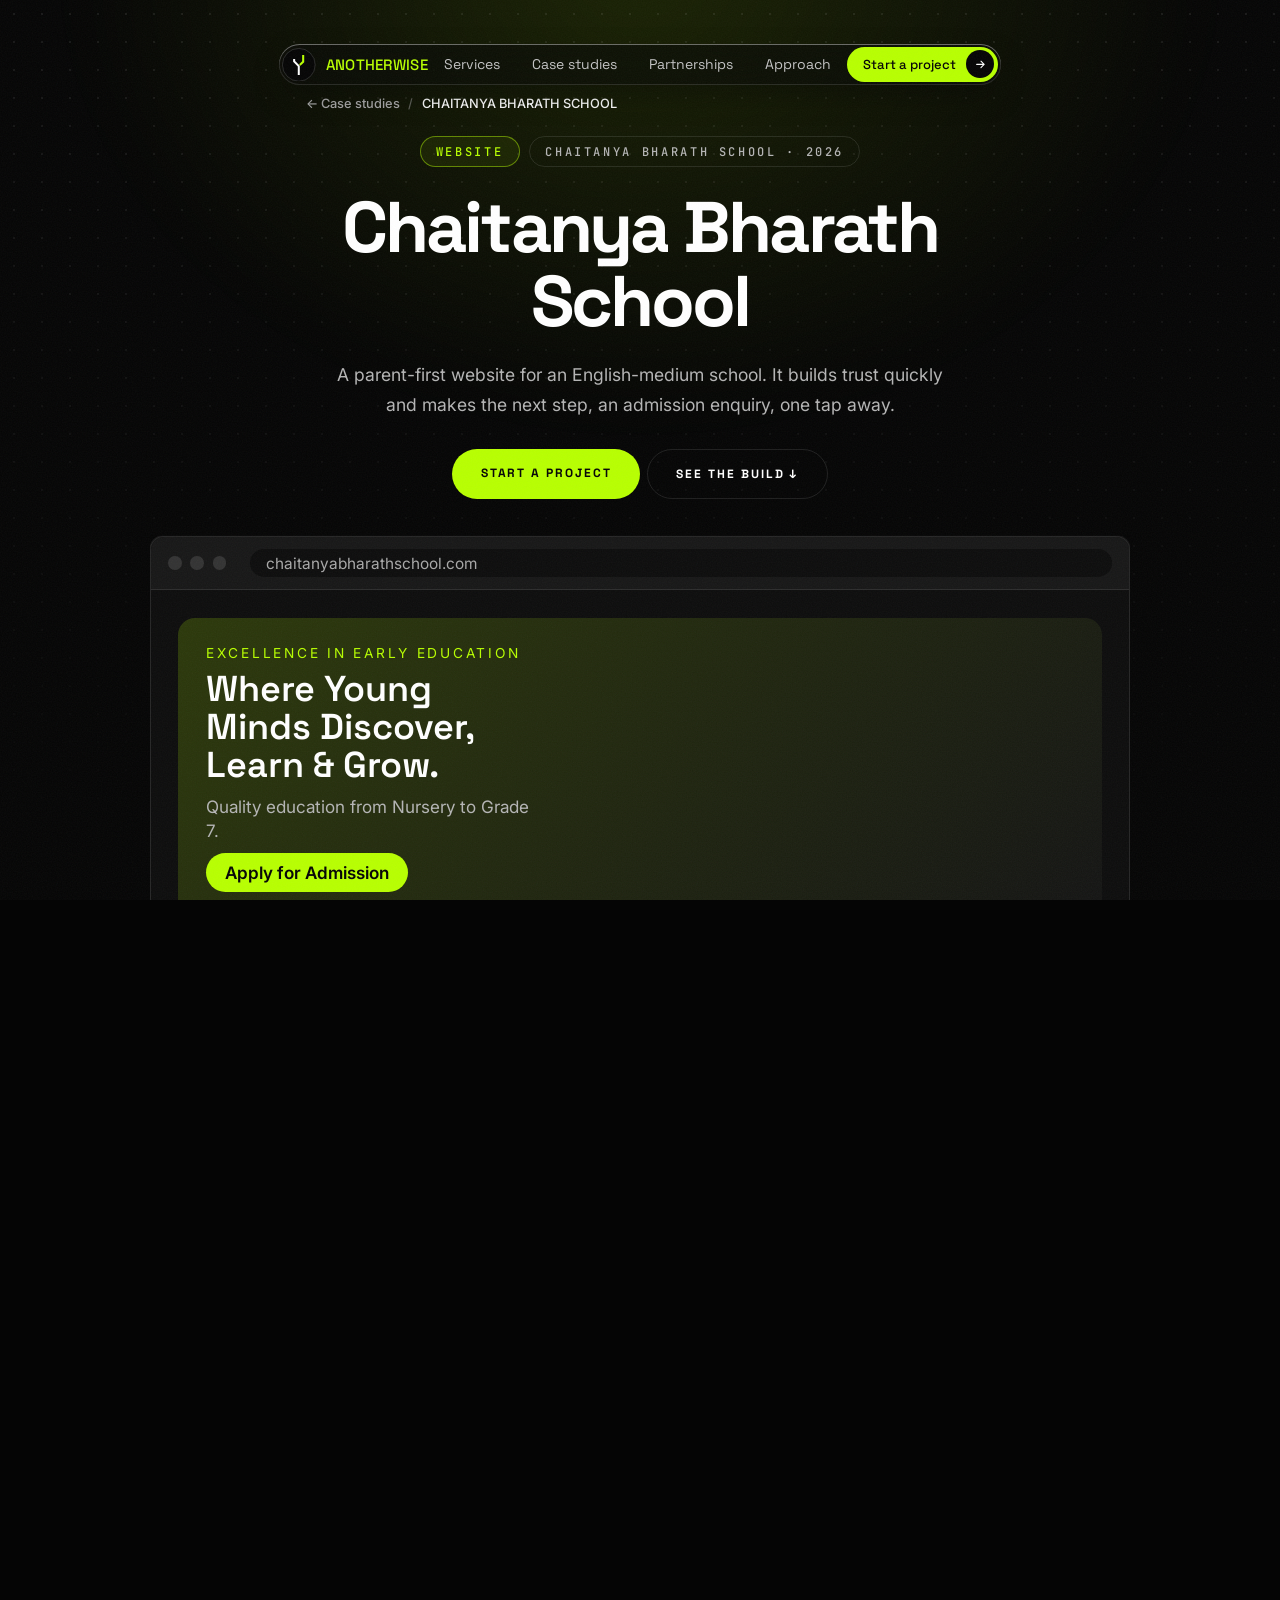
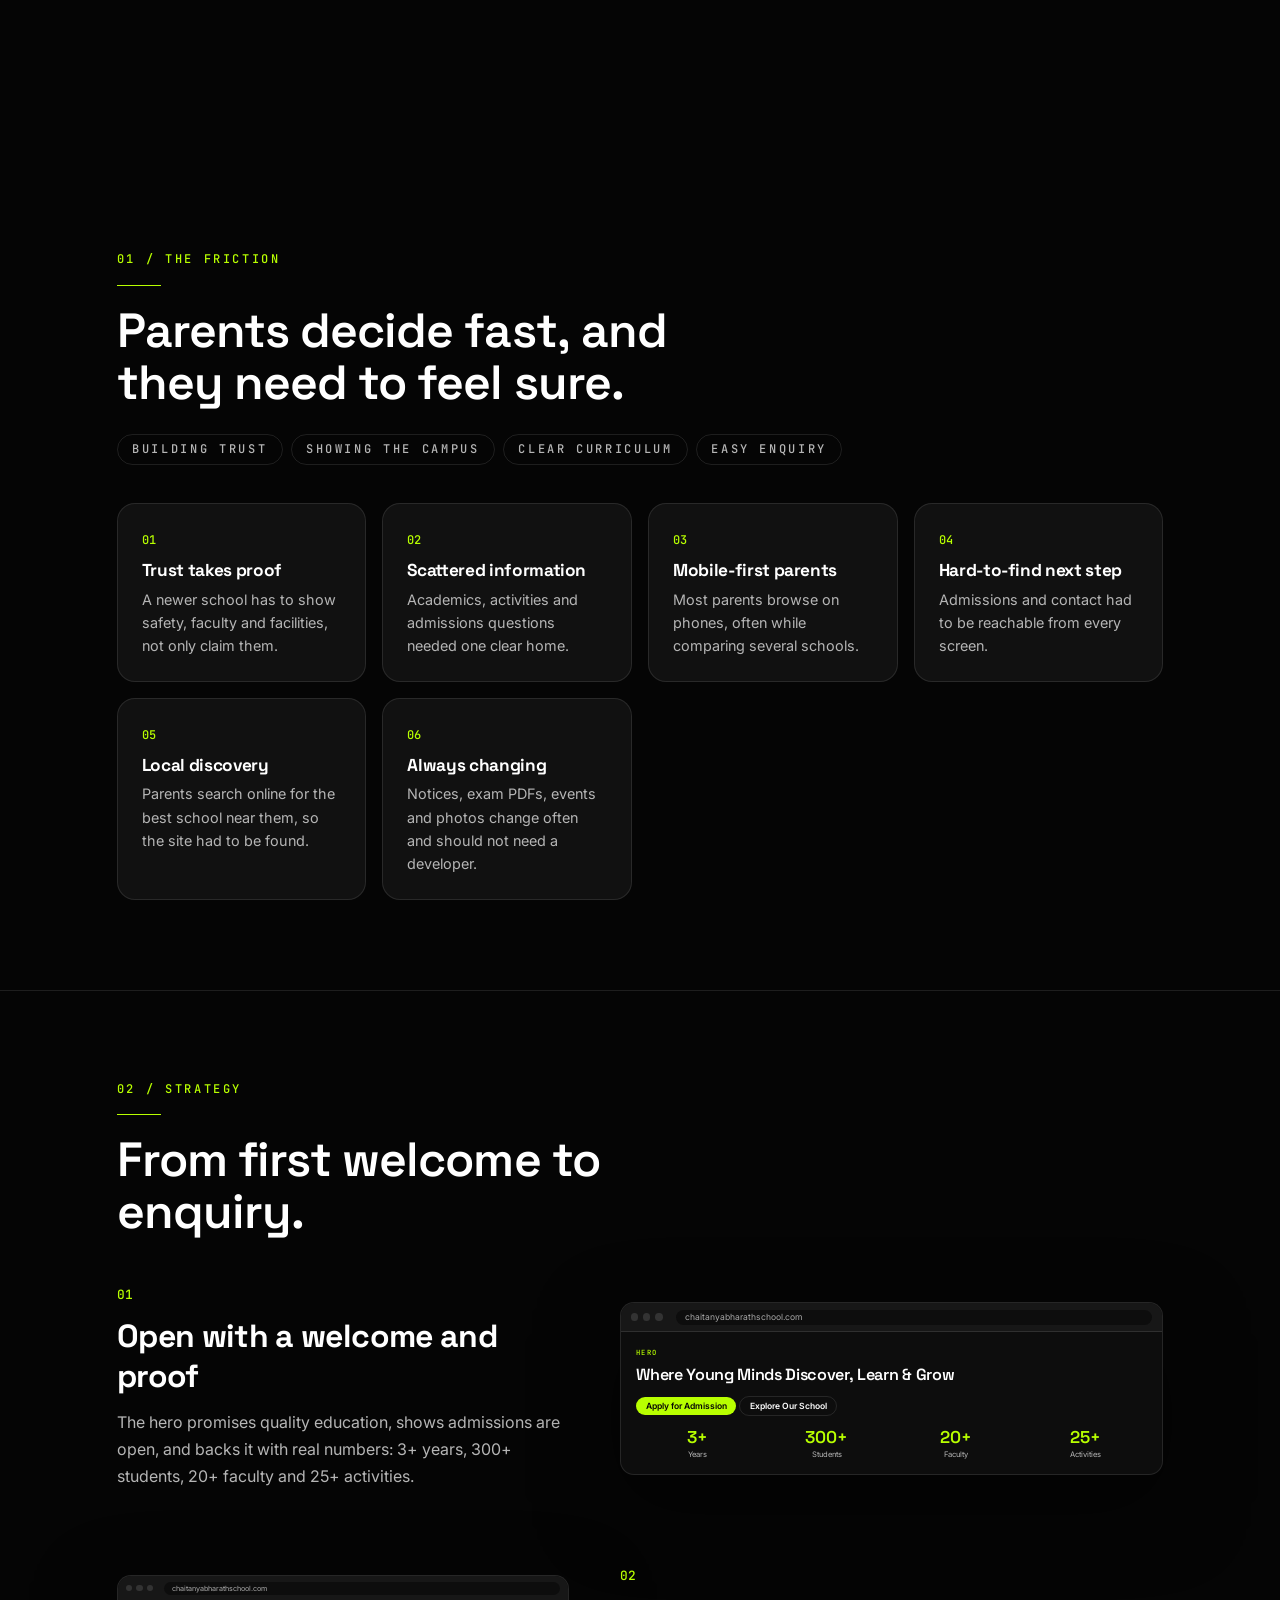
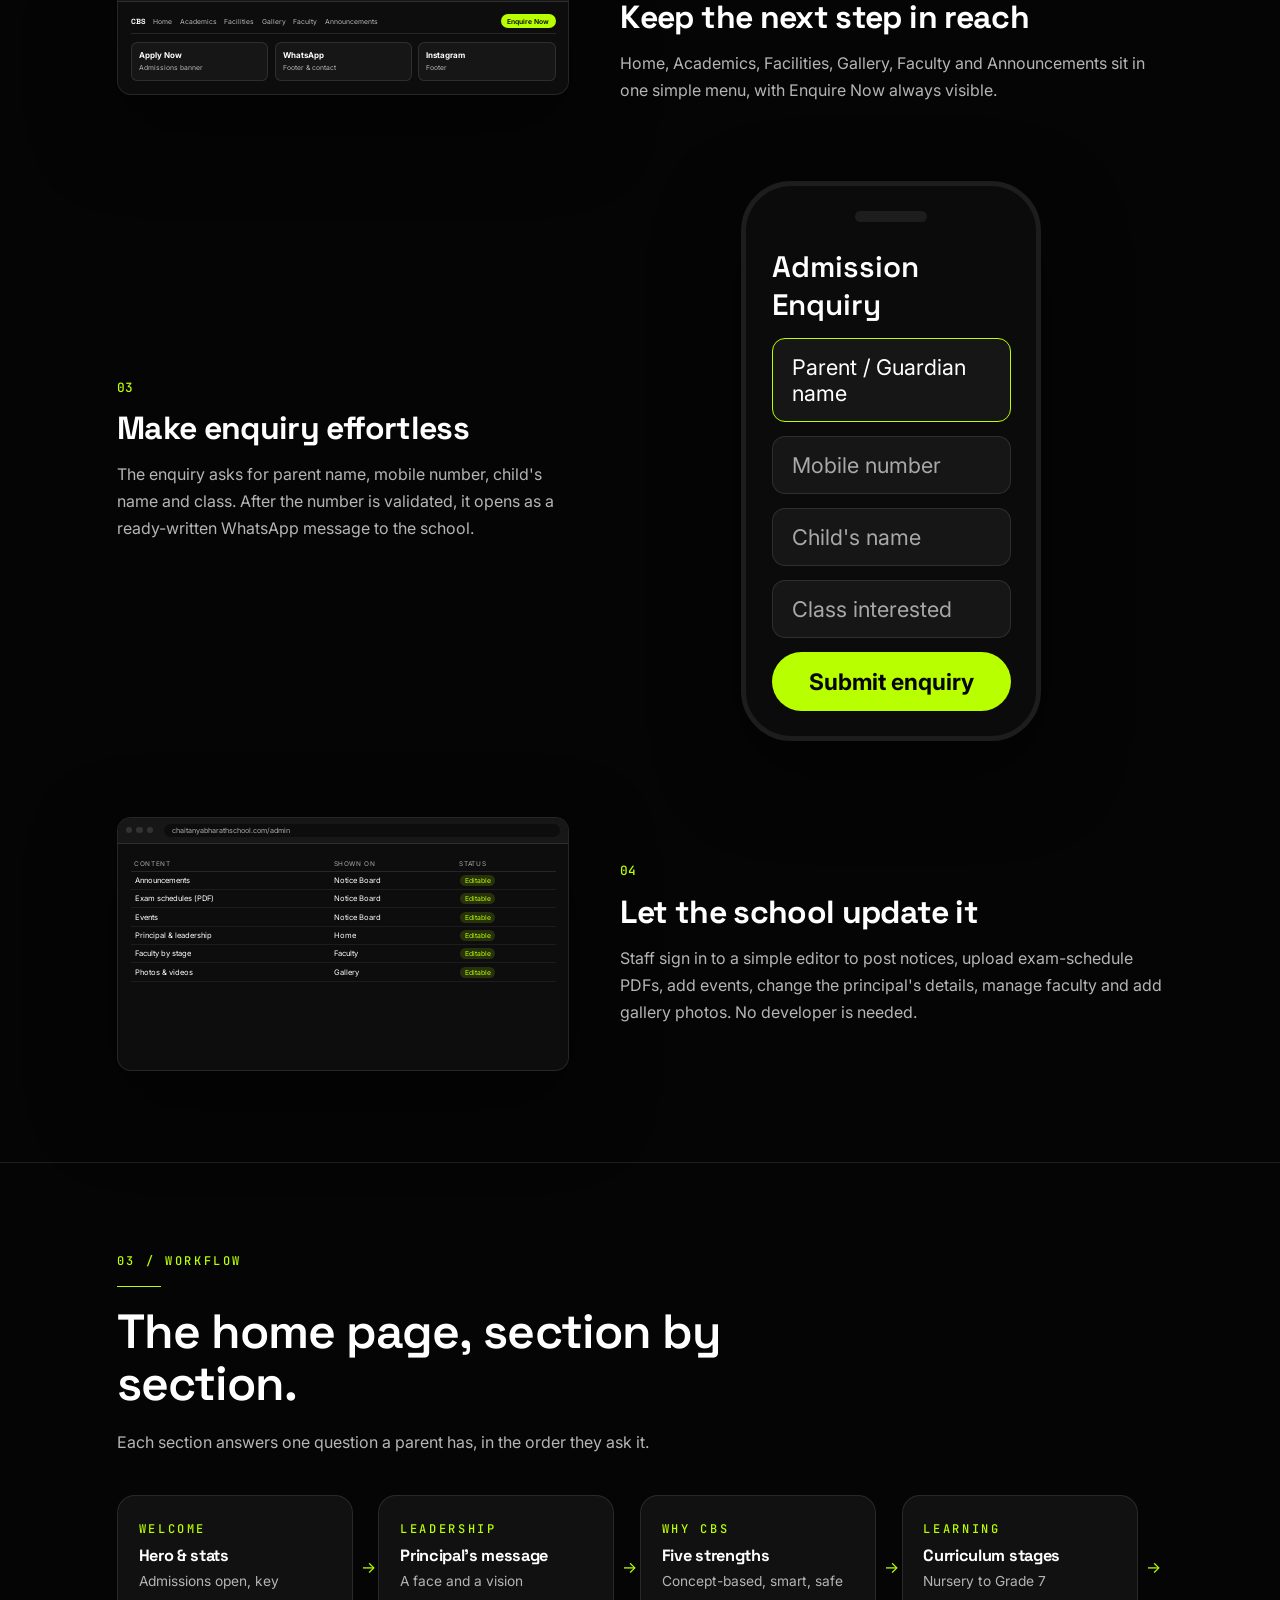
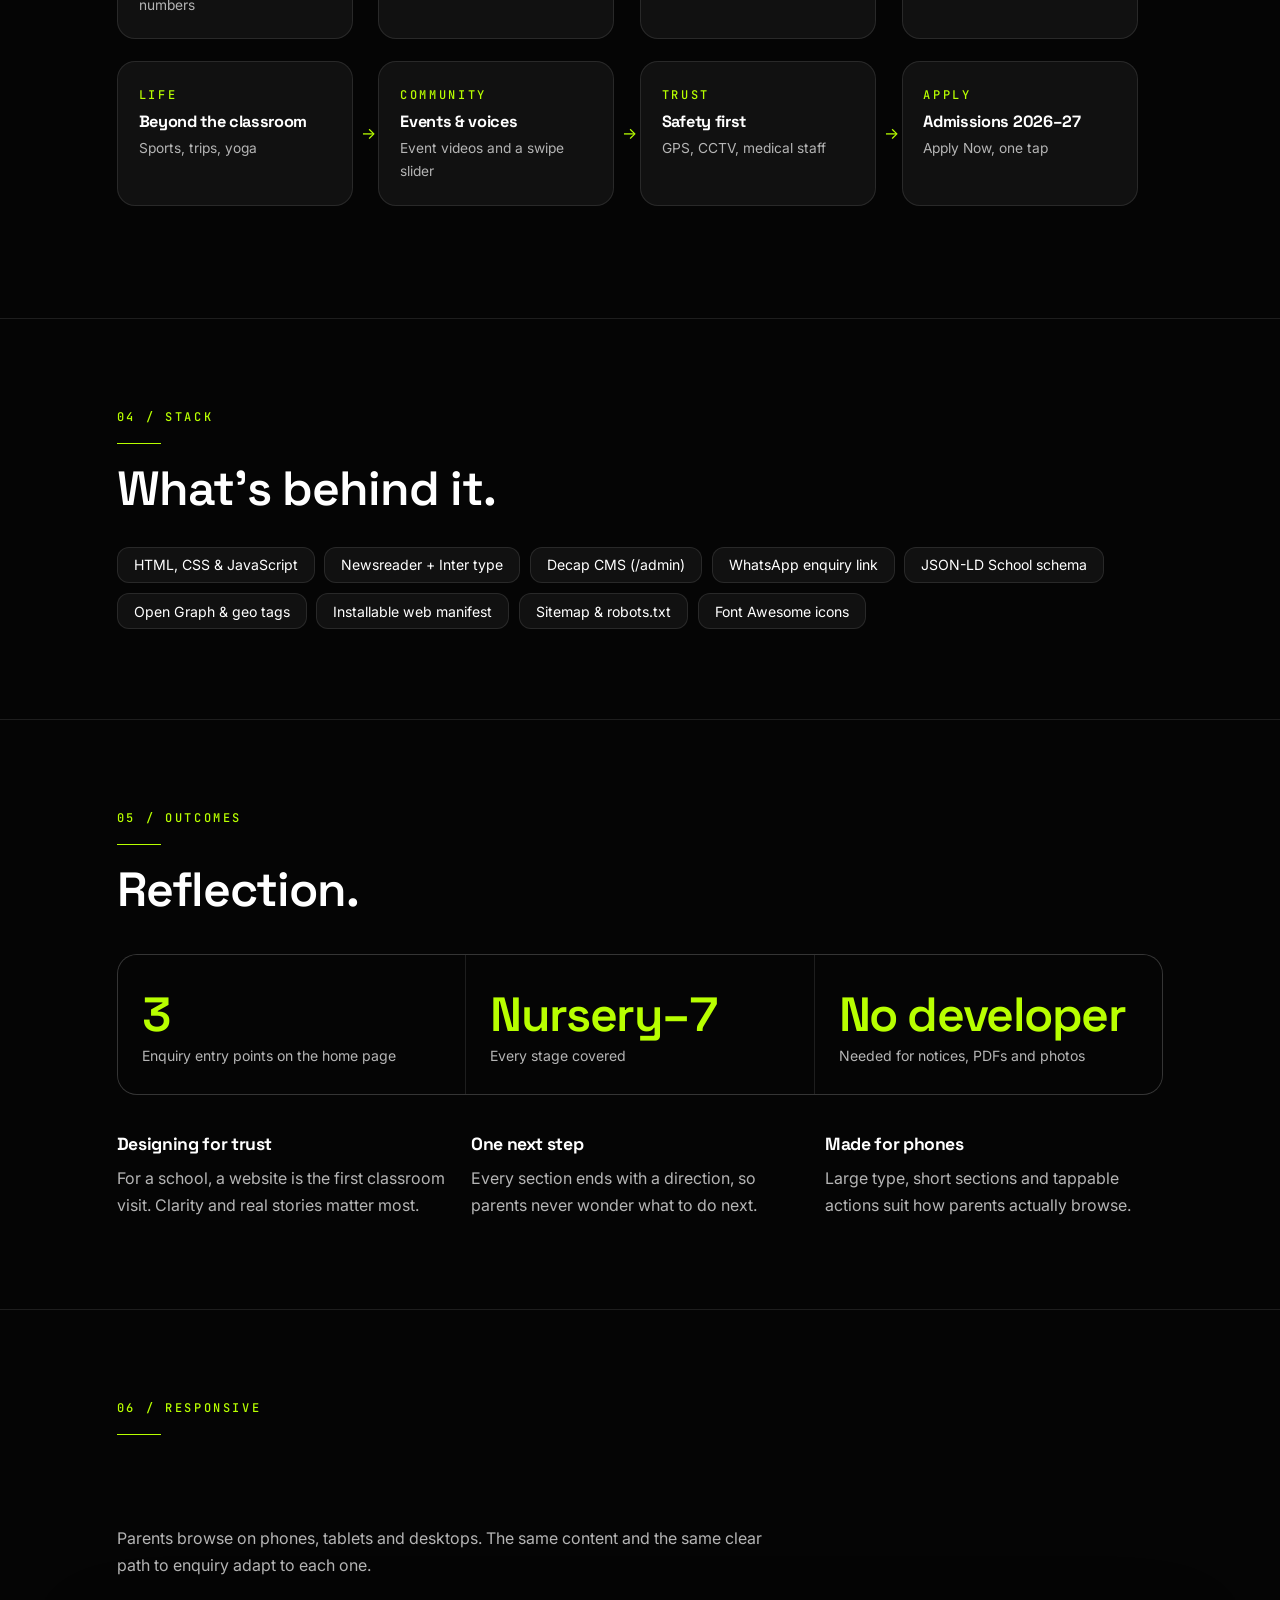
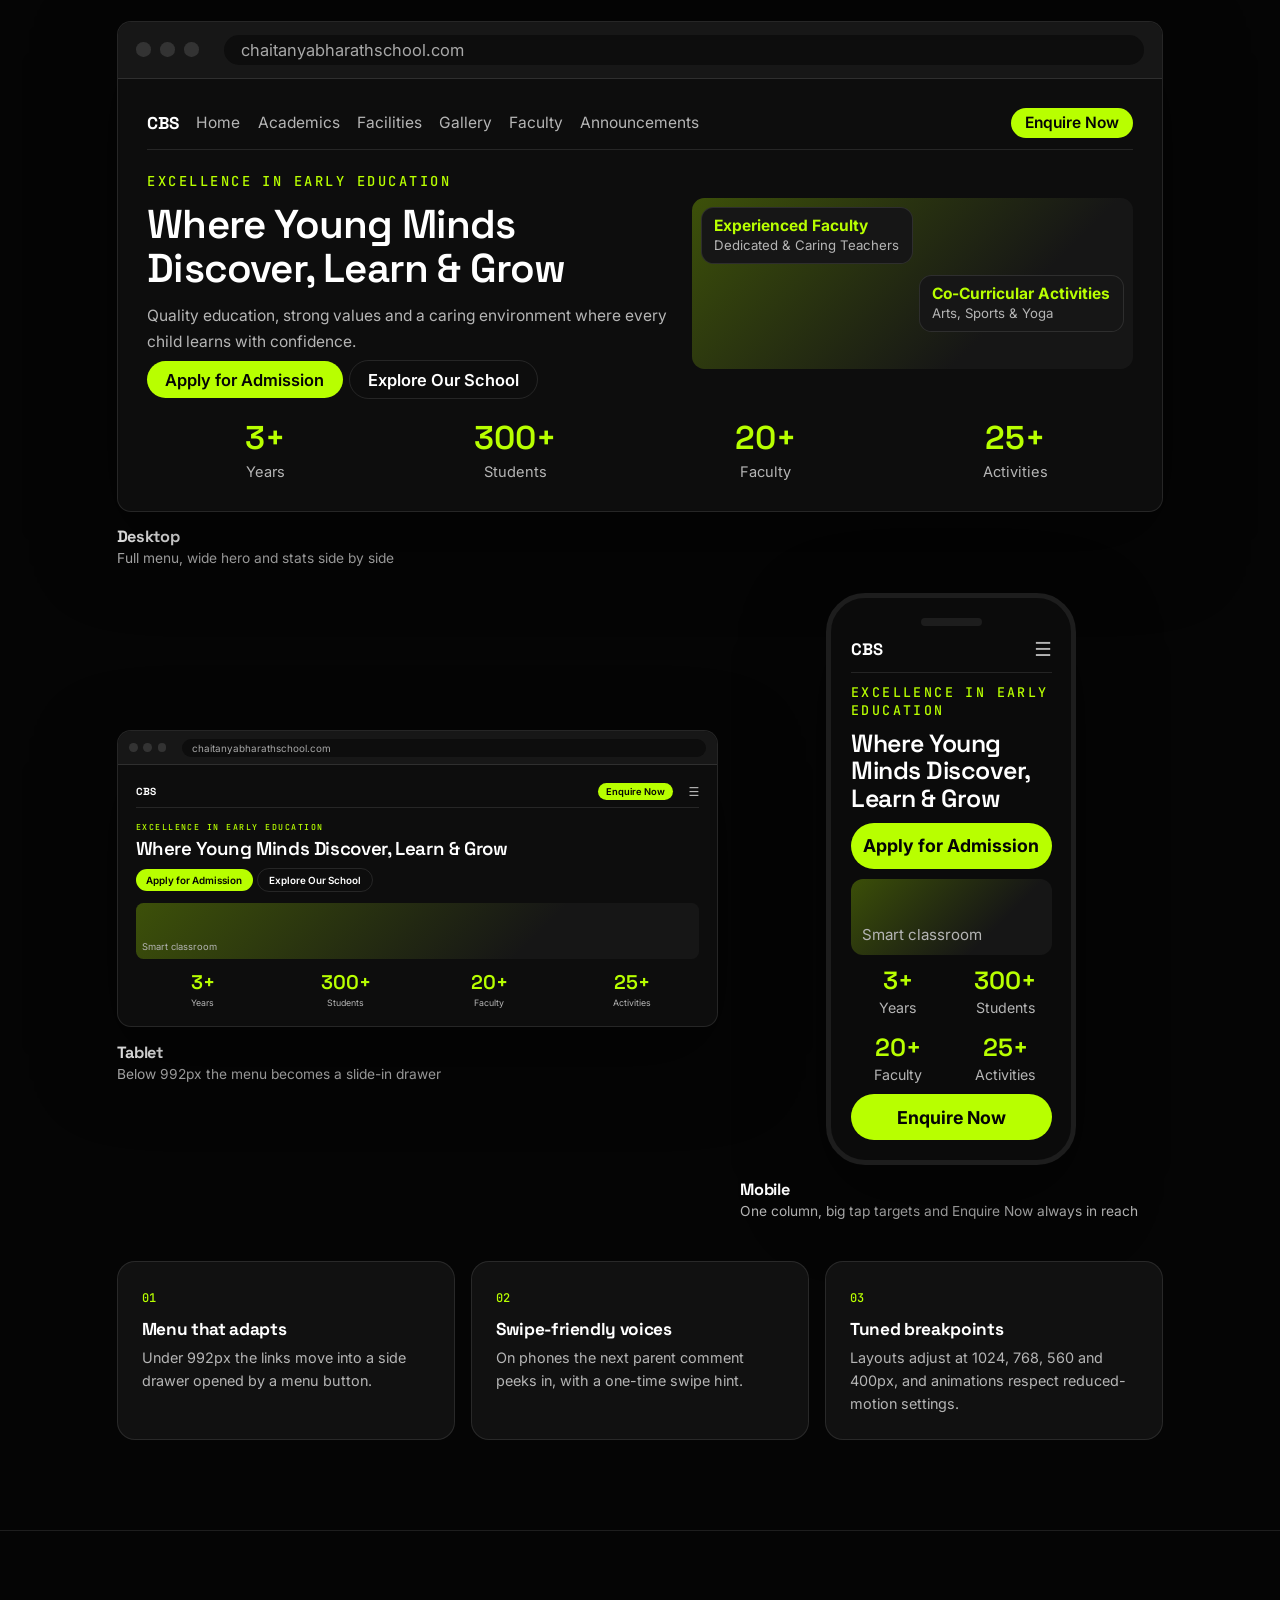
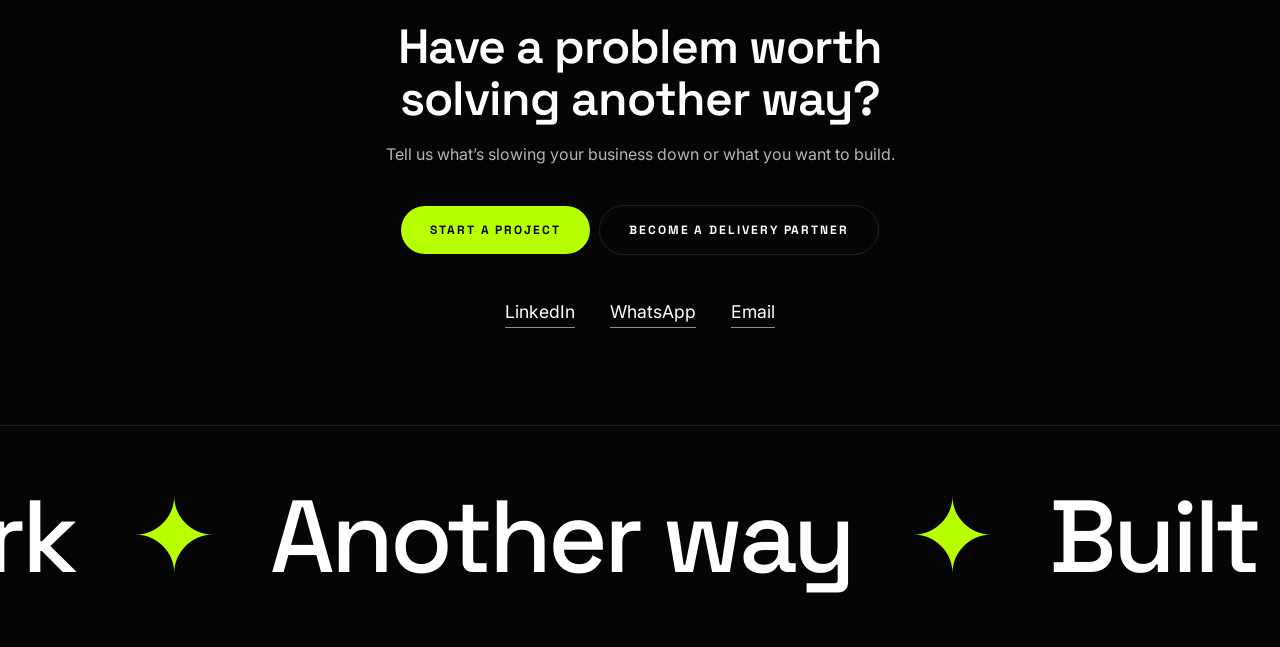
<file: casestudy1.html>
<!DOCTYPE html>
<html lang="en"><head><meta charset="utf-8"><meta name="viewport" content="width=device-width,initial-scale=1,viewport-fit=cover">
<!--SEO:start-->
<title>School Website Design Case Study: Chaitanya Bharath School</title>
<meta name="description" content="How we built a parent-first school website that builds trust fast and turns visits into admission enquiries, one tap away. Case study by Anotherwise.">
<link rel="canonical" href="https://anotherwise.netlify.app/casestudy1.html">
<meta name="robots" content="index,follow,max-image-preview:large,max-snippet:-1">
<meta name="theme-color" content="#050505">
<meta name="application-name" content="Anotherwise">
<meta property="og:site_name" content="Anotherwise">
<meta property="og:type" content="website">
<meta property="og:locale" content="en_IN">
<meta property="og:title" content="School Website Design Case Study: Chaitanya Bharath School">
<meta property="og:description" content="How we built a parent-first school website that builds trust fast and turns visits into admission enquiries, one tap away. Case study by Anotherwise.">
<meta property="og:url" content="https://anotherwise.netlify.app/casestudy1.html">
<meta property="og:image" content="https://anotherwise.netlify.app/og-image.png?v=202611230016">
<meta property="og:image:width" content="1200">
<meta property="og:image:height" content="630">
<meta property="og:image:alt" content="Anotherwise: Finding another way.">
<meta name="twitter:card" content="summary_large_image">
<meta name="twitter:title" content="School Website Design Case Study: Chaitanya Bharath School">
<meta name="twitter:description" content="How we built a parent-first school website that builds trust fast and turns visits into admission enquiries, one tap away. Case study by Anotherwise.">
<meta name="twitter:image" content="https://anotherwise.netlify.app/og-image.png?v=202611230016">
<link rel="icon" href="/favicon.ico" sizes="any">
<link rel="icon" type="image/png" sizes="32x32" href="/icon-32.png">
<link rel="icon" type="image/png" sizes="192x192" href="/icon-192.png">
<link rel="apple-touch-icon" href="/apple-touch-icon.png">
<link rel="manifest" href="/site.webmanifest">
<script type="application/ld+json">{"@context":"https://schema.org","@graph":[{"@type":"Organization","@id":"https://anotherwise.netlify.app/#org","name":"Anotherwise","url":"https://anotherwise.netlify.app/"},{"@type":"WebSite","@id":"https://anotherwise.netlify.app/#website","url":"https://anotherwise.netlify.app/","name":"Anotherwise","publisher":{"@id":"https://anotherwise.netlify.app/#org"}},{"@type":"WebPage","@id":"https://anotherwise.netlify.app/casestudy1.html#page","url":"https://anotherwise.netlify.app/casestudy1.html","name":"School Website for Admissions · Case Study | Anotherwise","description":"A parent-first school website for Nursery to Grade 7 that builds trust fast and makes an admission enquiry one tap away. Designed and built by Anotherwise.","inLanguage":"en-IN","isPartOf":{"@id":"https://anotherwise.netlify.app/#website"},"primaryImageOfPage":{"@type":"ImageObject","url":"https://anotherwise.netlify.app/og-image.png?v=202611230016"},"breadcrumb":{"@id":"https://anotherwise.netlify.app/casestudy1.html#crumbs"},"about":"Chaitanya Bharath School","author":{"@id":"https://anotherwise.netlify.app/#org"}},{"@type":"BreadcrumbList","itemListElement":[{"@type":"ListItem","position":1,"name":"Home","item":"https://anotherwise.netlify.app/"},{"@type":"ListItem","position":2,"name":"Case studies","item":"https://anotherwise.netlify.app/#work"},{"@type":"ListItem","position":3,"name":"Chaitanya Bharath School","item":"https://anotherwise.netlify.app/casestudy1.html"}],"@id":"https://anotherwise.netlify.app/casestudy1.html#crumbs"}]}</script>
<!--SEO:end-->
<link href="https://fonts.googleapis.com/css2?family=Inter:wght@300;400;500&family=JetBrains+Mono:wght@400;500&family=Space+Grotesk:wght@500;600;700&display=swap" rel="stylesheet">
<style>
:root{--bg:#050505;--sf:#111;--ln:rgba(255,255,255,.1);--ac:#B8FF00;--on:#050505;--mu:#A8A8A8;--so:#b5b5b5}
*{box-sizing:border-box}html{scroll-behavior:smooth}
body{margin:0;background:var(--bg);color:#fff;font-family:Inter,system-ui,sans-serif;-webkit-font-smoothing:antialiased}
a{color:inherit;text-decoration:none}h1,h2,h3,h4,h5{font-family:'Space Grotesk',sans-serif;letter-spacing:-.02em;margin:0}
p{color:var(--so);line-height:1.7;margin:0}.w{max-width:1200px;margin:0 auto;padding:0 6vw}
.mono{font:500 .75rem 'JetBrains Mono',monospace;letter-spacing:.22em;text-transform:uppercase}.lb{color:var(--ac);margin-bottom:1.1rem}
h2{font-size:clamp(1.8rem,4.2vw,3rem);line-height:1.08;font-weight:600;max-width:20ch}
section{padding:clamp(56px,10vh,104px) 0;border-top:1px solid var(--ln)}.in2{margin-top:1.2rem;max-width:42rem}
.rv{opacity:0;transform:translateY(22px);transition:.7s}.rv.in{opacity:1;transform:none}
@media(prefers-reduced-motion:reduce){.rv{opacity:1;transform:none}.mq div{animation:none!important}}
/* bar */
.bar{position:fixed;inset:0 0 auto;z-index:50;padding:calc(.8rem + env(safe-area-inset-top,0px)) 6vw .6rem;background:rgba(5,5,5,.78);backdrop-filter:blur(14px);-webkit-backdrop-filter:blur(14px)}
.bar .row{display:flex;justify-content:space-between;margin-bottom:.5rem}.bar .row a{font:600 .75rem 'Space Grotesk';letter-spacing:.18em;text-transform:uppercase;color:var(--so)}
.pct{font:500 .75rem 'JetBrains Mono';color:var(--ac)}.prog{position:absolute;left:0;bottom:0;height:2px;background:var(--ac);width:0}
.tabs{display:flex;gap:.4rem;overflow-x:auto;scrollbar-width:none}.tabs::-webkit-scrollbar{display:none}
.tabs a{flex:none;padding:.42rem .9rem;border:1px solid var(--ln);border-radius:99px;font:600 .75rem 'Space Grotesk';letter-spacing:.12em;text-transform:uppercase;color:var(--so)}
.tabs a.on{background:var(--ac);color:var(--on);border-color:var(--ac)}
/* hero */
.hero{padding:9.5rem 0 4rem;position:relative;overflow:hidden}.hero:before{content:"";position:absolute;top:-20%;right:-15%;width:60vw;height:60vw;background:radial-gradient(closest-side,rgba(184,255,0,.16),transparent);filter:blur(30px);z-index:-1}
.hg{display:grid;grid-template-columns:1.05fr 1fr;gap:3rem;align-items:center}
h1{font-size:clamp(2.3rem,6vw,4.6rem);line-height:1;font-weight:700;text-transform:uppercase}
.meta{display:grid;grid-template-columns:repeat(2,1fr);gap:1.2rem;margin-top:2.2rem;padding-top:1.4rem;border-top:1px solid var(--ln)}
.meta h4{font:400 .75rem 'JetBrains Mono';letter-spacing:.18em;text-transform:uppercase;color:var(--mu);margin-bottom:.3rem}.meta span{font-size:.92rem}
.mq{overflow:hidden;margin-top:3.2rem;border-block:1px solid var(--ln);padding:.85rem 0;color:var(--so);-webkit-mask-image:linear-gradient(90deg,transparent,#000 8%,#000 92%,transparent);mask-image:linear-gradient(90deg,transparent,#000 8%,#000 92%,transparent)}
.mq div{display:flex;gap:2.4rem;width:max-content;animation:m 28s linear infinite}.mq span:after{content:"✦";margin-left:2.4rem;color:var(--ac)}@keyframes m{to{transform:translateX(-50%)}}
@media(max-width:860px){.hg{grid-template-columns:1fr}}
/* kpi + results */
.kp{display:grid;grid-template-columns:repeat(auto-fit,minmax(190px,1fr));gap:1px;background:var(--ln);border:1px solid var(--ln);border-radius:20px;overflow:hidden;margin-top:2.4rem}
.kp div{background:var(--bg);padding:1.8rem 1.5rem}.kp b{display:block;font:600 clamp(2rem,4.2vw,3rem) 'Space Grotesk';color:var(--ac);letter-spacing:-.03em}.kp span{color:var(--so);font-size:.88rem}
/* overview */
.ov{display:grid;grid-template-columns:repeat(3,1fr);gap:1px;background:var(--ln);border:1px solid var(--ln);border-radius:20px;overflow:hidden}
.ov div{background:var(--bg);padding:2rem}.ov h3{font-size:1.25rem;margin:.7rem 0}@media(max-width:800px){.ov{grid-template-columns:1fr}}
/* cards */
.cd{display:grid;grid-template-columns:repeat(auto-fit,minmax(240px,1fr));gap:1rem;margin-top:2.4rem}
.c{background:var(--sf);border:1px solid var(--ln);border-radius:18px;padding:1.5rem;transition:.25s}.c:hover{border-color:rgba(184,255,0,.5);transform:translateY(-3px)}
.c .n{color:var(--ac);font:500 .75rem 'JetBrains Mono'}.c h3{font-size:1.08rem;margin:.7rem 0 .4rem}.c p{font-size:.9rem;line-height:1.6}
.ch{display:flex;flex-wrap:wrap;gap:.5rem;margin-top:1.6rem}.ch span{padding:.4rem .9rem;border:1px solid var(--ln);border-radius:99px;color:var(--so)}
/* steps */
.st{display:grid;gap:clamp(2.5rem,6vw,5rem);margin-top:3rem}.s{display:grid;grid-template-columns:1fr 1.2fr;gap:clamp(1.5rem,4vw,4rem);align-items:center}
.s:nth-child(even) .t{order:2}.s .n{color:var(--ac);font:500 .8rem 'JetBrains Mono';margin-bottom:.8rem}.s h3{font-size:clamp(1.3rem,2.6vw,2rem);margin-bottom:.8rem}
@media(max-width:760px){.s{grid-template-columns:1fr}.s:nth-child(even) .t{order:0}}
/* flow / chat layout */
.fl{display:flex;flex-wrap:wrap;margin-top:2.4rem}.nd{flex:1 1 190px;background:var(--sf);border:1px solid var(--ln);border-radius:18px;padding:1.3rem;position:relative;margin:0 1.6rem 1.4rem 0}
.nd:not(:last-child):after{content:"→";position:absolute;right:-1.5rem;top:50%;translate:0 -50%;color:var(--ac)}.nd h3{font-size:1.02rem;margin:.5rem 0 .3rem}.nd p{font-size:.86rem}
@media(max-width:700px){.nd{margin-right:0}.nd:not(:last-child):after{content:"↓";right:auto;left:50%;top:auto;bottom:-1.5rem;translate:-50% 0}}
.sp{display:grid;grid-template-columns:1fr 1fr;gap:clamp(1.5rem,4vw,4rem);align-items:center}@media(max-width:800px){.sp{grid-template-columns:1fr}}
/* compare */
.th{display:grid;grid-template-columns:1fr 1fr;gap:2rem;margin-bottom:2rem}.th h3{font-size:clamp(1.1rem,2.2vw,1.6rem)}.th p{margin-top:.5rem;font-size:.95rem}@media(max-width:700px){.th{grid-template-columns:1fr}}
.cmp{position:relative;border-radius:20px;overflow:hidden;border:1px solid var(--ln);--p:50%;aspect-ratio:16/9;container-type:inline-size;background:#0b0b0b}.cmp>.v{position:absolute;inset:0;border:0}.cmp .bw{height:100%;border-radius:0;border:0}
.cmp .b{clip-path:inset(0 calc(100% - var(--p)) 0 0)}.cmp .tg{position:absolute;top:1rem;z-index:3;background:rgba(0,0,0,.7);padding:.3rem .8rem;border-radius:99px}.tl{left:1rem}.tr{right:1rem}
.cmp .kn{position:absolute;top:0;bottom:0;left:var(--p);width:2px;background:var(--ac);z-index:3;pointer-events:none}.cmp .kn:after{content:"⇆";position:absolute;top:50%;left:50%;translate:-50% -50%;width:2.6rem;height:2.6rem;border-radius:50%;background:var(--ac);color:var(--on);display:grid;place-items:center}
.cmp input{position:absolute;inset:0;width:100%;height:100%;opacity:0;cursor:ew-resize;z-index:4;margin:0}
/* foundation */
.fd{display:grid;gap:1rem;margin-top:2.2rem;grid-template-columns:repeat(auto-fit,minmax(230px,1fr))}.sw{border-radius:18px;padding:1.3rem;min-height:160px;display:flex;flex-direction:column;justify-content:flex-end;border:1px solid var(--ln)}.sw small{font:500 .75rem 'JetBrains Mono';letter-spacing:.1em;text-transform:uppercase;opacity:.75;margin-top:.3rem}
.ty{background:var(--sf);border:1px solid var(--ln);border-radius:18px;padding:1.3rem}.ty .aa{font-size:3rem;line-height:1;margin-bottom:.6rem}.ty p{font-size:.86rem}
.stk{display:flex;flex-wrap:wrap;gap:.6rem;margin-top:2rem}.stk span{padding:.55rem 1rem;border-radius:12px;background:var(--sf);border:1px solid var(--ln);font-size:.88rem}
.b1,.b2{display:inline-block;padding:.65rem 1.2rem;border-radius:99px;font-size:.85rem;font-weight:500;margin:1.2rem .6rem 0 0}.b1{background:var(--ac);color:var(--on)}.b2{border:1px solid var(--ln)}
/* showcase */
.sh{display:grid;grid-template-columns:repeat(12,1fr);gap:1.4rem;margin-top:2.6rem;align-items:end}.fr{grid-column:span 12;margin:0}.fr.tablet{grid-column:span 5}.fr.mobile{grid-column:span 3}.fr.half{grid-column:span 6}.fr.desktop{grid-column:span 12}.fr.square{grid-column:span 4}
.fr h3{font-size:1.02rem;margin-top:.9rem}.fr p{font-size:.86rem}@media(max-width:800px){.fr.tablet,.fr.mobile,.fr.square{grid-column:span 6}.fr.half{grid-column:span 12}}
blockquote{margin:3rem 0 0;max-width:46rem}blockquote p{font:500 clamp(1.3rem,2.8vw,2rem)/1.3 'Space Grotesk';color:#fff}blockquote cite{display:block;margin-top:1.2rem;font-style:normal;color:var(--mu);font-size:.9rem}
/* cta */
.cta{text-align:center}.cta h2{margin:0 auto 2rem;max-width:16ch}.btn{display:inline-block;background:var(--ac);color:var(--on);font:700 .75rem 'Space Grotesk';letter-spacing:.16em;text-transform:uppercase;padding:1rem 1.8rem;border-radius:99px;margin:.3rem}.btn.g{background:none;color:#fff;border:1px solid var(--ln)}
.nx{display:flex;justify-content:space-between;align-items:center;gap:1rem;padding:1.5rem;border:1px solid var(--ln);border-radius:18px;margin-top:3rem;text-align:left}.nx:hover{border-color:var(--ac)}.nx h3{font-size:1.2rem;margin-top:.3rem}
footer{padding:2rem 0;border-top:1px solid var(--ln);color:var(--mu);font-size:.8rem}footer .w{display:flex;justify-content:space-between;flex-wrap:wrap;gap:1rem}
/* ===== hero A: centered stage ===== */
.hero{padding:8.5rem 0 3rem;text-align:center}.hero:before{top:-35%;left:50%;right:auto;translate:-50% 0;width:90vw;height:70vw;background:radial-gradient(closest-side,rgba(184,255,0,.12),transparent)}
.hero:after{content:"";position:absolute;inset:0;z-index:-1;background-image:radial-gradient(rgba(255,255,255,.08) 1px,transparent 1px);background-size:28px 28px;-webkit-mask-image:linear-gradient(#000,transparent 70%);mask-image:linear-gradient(#000,transparent 70%)}
.hc{max-width:54rem;margin:0 auto}
.pr{display:flex;justify-content:center;flex-wrap:wrap;gap:.6rem;margin-bottom:1.5rem}.pr span{padding:.42rem .95rem;border-radius:99px;border:1px solid var(--ln);color:var(--so)}.pr span:first-child{border-color:rgba(184,255,0,.45);color:var(--ac);background:rgba(184,255,0,.07)}
h1{font-size:clamp(2.3rem,5.6vw,4.6rem);text-transform:none;line-height:1.03;letter-spacing:-.04em;max-width:18ch;margin:0 auto}
.hero .in2{font-size:1.1rem;margin:1.3rem auto 0;max-width:38rem}.c2{display:flex;justify-content:center;flex-wrap:wrap;gap:.4rem;margin-top:1.8rem}.c2 .btn{margin:0}
.stage2{position:relative;max-width:980px;margin:3.4rem auto 0}.stage2:before{content:"";position:absolute;inset:10% 6%;background:radial-gradient(closest-side,rgba(184,255,0,.22),transparent);filter:blur(45px);z-index:0}
.stage2 .sm{position:relative;z-index:2;text-align:left}.stage2 .bw{aspect-ratio:2/1;box-shadow:0 40px 100px rgba(0,0,0,.65),0 0 0 1px rgba(255,255,255,.07)}
.stage2.ph .sm{max-width:280px;margin:0 auto}.stage2.ph .pf{aspect-ratio:9/15}.stage2.ph .pf{box-shadow:0 40px 100px rgba(0,0,0,.7),0 0 0 1px rgba(255,255,255,.08)}
.sl,.sr{position:absolute;width:45%;z-index:1;text-align:left;opacity:.92}.sl{left:0;top:12%}.sr{right:0;top:34%}.sl .bw,.sr .bw{aspect-ratio:16/10}
.fc{position:absolute;z-index:4;text-align:left;background:rgba(20,20,20,.84);backdrop-filter:blur(14px);-webkit-backdrop-filter:blur(14px);border:1px solid rgba(255,255,255,.14);border-radius:16px;padding:.85rem 1.2rem;box-shadow:0 20px 50px rgba(0,0,0,.55);animation:fl 6s ease-in-out infinite}
.fc b{display:block;font:600 1.7rem 'Space Grotesk';color:var(--ac);letter-spacing:-.03em;line-height:1.1}.fc span{font-size:.78rem;color:var(--so)}.fc.a{left:-2.5%;top:10%}.fc.b{right:-2.5%;bottom:8%;animation-delay:-3s}
@keyframes fl{50%{transform:translateY(-8px)}}@media(prefers-reduced-motion:reduce){.fc{animation:none}}
.meta4{display:grid;grid-template-columns:repeat(4,1fr);margin:3.2rem auto 0;max-width:980px;border-top:1px solid var(--ln);text-align:left}
.meta4 div{padding:1.3rem 1.2rem;border-left:1px solid var(--ln)}.meta4 div:first-child{border-left:0;padding-left:0}.meta4 h4{font:400 .75rem 'JetBrains Mono';letter-spacing:.18em;text-transform:uppercase;color:var(--mu);margin-bottom:.4rem}.meta4 span{font-size:.95rem}
@media(max-width:760px){.sl,.sr{display:none}.fc{padding:.6rem .9rem}.fc b{font-size:1.2rem}.fc.a{left:0}.fc.b{right:0}.meta4{grid-template-columns:1fr 1fr}.meta4 div:nth-child(3){border-left:0;padding-left:0}.stage2 .bw{aspect-ratio:4/3}}

/* ===== site-section mocks ===== */
.fr.tb2,.fr.mb2{align-self:center}.fr.tb2 .bw{font-size:max(11px,1.75cqw)}.fr.dv{grid-column:span 12}.fr.tb2{grid-column:span 7}.fr.mb2{grid-column:span 5}.fr.mb2 .pf{max-width:250px;margin-inline:auto;aspect-ratio:auto;font-size:max(11px,4.2cqw)}@media(max-width:800px){.fr.tb2,.fr.mb2{grid-column:span 12}}

.s .pf{aspect-ratio:auto;max-width:300px;margin-inline:auto;font-size:max(12px,4.2cqw)}
.k{background:#161616;border:1px solid var(--ln);border-radius:.8em;padding:.9em}.k b{display:block;font-size:1em;margin-bottom:.3em}.k span,.k p{color:var(--so);font-size:.85em;line-height:1.45}.k ul{margin:.4em 0 0;padding-left:1.1em;color:var(--so);font-size:.85em;line-height:1.6}
.lab{color:var(--ac);font:500 .75em 'JetBrains Mono';letter-spacing:.18em;text-transform:uppercase}.hd{font:600 1.7em/1.1 'Space Grotesk';letter-spacing:-.02em}
.cg{display:grid;gap:.8em}.c2g{grid-template-columns:1fr 1fr}.c3g{grid-template-columns:repeat(3,1fr)}.c4g{grid-template-columns:repeat(4,1fr)}.cl2{grid-template-columns:1fr 1.5fr;align-items:center}
.ip{border-radius:.8em;background:linear-gradient(135deg,rgba(184,255,0,.28),#161616 70%);min-height:6em;display:flex;align-items:flex-end;padding:.7em;font-size:.85em;color:var(--so)}
.nv{display:flex;align-items:center;gap:1.1em;font-size:.85em;color:var(--so);border-bottom:1px solid var(--ln);padding-bottom:.7em}.nv b{color:#fff;font:700 1.1em 'Space Grotesk'}.nv em{margin-left:auto;font-style:normal;background:var(--ac);color:var(--on);padding:.35em .9em;border-radius:99px;font-weight:600}
.chp{display:inline-block;padding:.25em .75em;border:1px solid var(--ln);border-radius:99px;font-size:.8em;color:var(--so);margin:.2em .2em 0 0}
.bt2{display:inline-block;padding:.5em 1.1em;border-radius:99px;font-weight:600;font-size:.9em;margin:.3em .4em 0 0}.bt2.p{background:var(--ac);color:var(--on)}.bt2.o{border:1px solid var(--ln);color:#fff}
.stt{display:grid;grid-template-columns:repeat(4,1fr);gap:.8em;text-align:center}.stt b{display:block;font:600 1.8em 'Space Grotesk';color:var(--ac)}.stt span{color:var(--so);font-size:.8em}
@media(max-width:700px){.c3g,.c4g,.c2g,.cl2{grid-template-columns:1fr 1fr}.cl2{grid-template-columns:1fr}}
/* ===== built-in mock visuals (no images needed) ===== */
.v{container-type:inline-size;width:100%}
.bw{border:1px solid var(--ln);border-radius:14px;overflow:hidden;background:#0d0d0d;font-size:max(8px,1.75cqw);display:flex;flex-direction:column;aspect-ratio:16/9;box-shadow:0 30px 80px rgba(0,0,0,.5)}
.tablet .bw{aspect-ratio:4/3}.bt{display:flex;align-items:center;gap:.5em;padding:.7em 1em;background:#171717;border-bottom:1px solid var(--ln)}
.bt i{width:.8em;height:.8em;border-radius:50%;background:#333}.bt em{margin-left:1em;flex:1;font-style:normal;background:#0d0d0d;border-radius:99px;padding:.3em 1em;color:var(--mu);font-size:.9em}
.bb{flex:1;padding:1.6em;display:flex;flex-direction:column;gap:1em;overflow:hidden;min-height:0}
.pf{border:5px solid #1d1d1d;border-radius:2.2em;background:#0b0b0b;aspect-ratio:9/18.5;font-size:4.2cqw;padding:1.1em;display:flex;flex-direction:column;gap:.6em;overflow:hidden;position:relative;box-shadow:0 30px 80px rgba(0,0,0,.5)}
.pf:before{content:"";align-self:center;width:30%;height:.5em;background:#1d1d1d;border-radius:9px;flex:none}
.mh{padding:1.6em;border-radius:1em;background:linear-gradient(135deg,rgba(184,255,0,.18),#141414);display:flex;flex-direction:column;gap:.6em;align-items:flex-start}.mh small{color:var(--ac);letter-spacing:.2em;font-size:.8em}.mh b{font:600 2.1em/1.05 'Space Grotesk';max-width:14ch}.mh p{font-size:1em;line-height:1.4;max-width:30ch}
.mb{background:var(--ac);color:var(--on);padding:.5em 1.1em;border-radius:99px;font-weight:600}.g3{display:grid;grid-template-columns:repeat(3,1fr);gap:.8em}.g3 div{background:#161616;border:1px solid var(--ln);border-radius:.8em;padding:.8em;display:flex;flex-direction:column;gap:.5em}.g3 s{height:3.2em;border-radius:.5em;background:linear-gradient(135deg,#2a2a2a,#171717)}.g3 b{font-size:.95em}.g3 span{color:var(--mu);font-size:.85em}
.ol{background:#e9e9e4;color:#333;border-radius:.6em;padding:1em;display:flex;flex-direction:column;gap:.5em;flex:1}.ol u{color:#1a4fb4;font-size:1em}.ol i{display:block;height:.6em;background:#bdbdb5;border-radius:3px}.ol .bl{color:#1a4fb4;font-size:.9em;text-decoration:underline}
.fi{background:#161616;border:1px solid var(--ln);border-radius:.6em;padding:.7em .9em;color:var(--mu);font-size:.95em}.fi.f{border-color:var(--ac);color:#fff}.fb{background:var(--ac);color:var(--on);text-align:center;border-radius:99px;padding:.7em;font-weight:700}
.tb{width:100%;border-collapse:collapse;font-size:.95em}.tb th{text-align:left;color:var(--mu);font-weight:400;padding:.5em;border-bottom:1px solid var(--ln);font-size:.85em;letter-spacing:.1em;text-transform:uppercase}.tb td{padding:.55em .5em;border-bottom:1px solid #1c1c1c}.pl{background:rgba(184,255,0,.15);color:var(--ac);padding:.15em .7em;border-radius:99px;font-size:.9em}.pl.r{background:rgba(255,90,90,.15);color:#ff7a7a}
.kr{display:grid;grid-template-columns:repeat(3,1fr);gap:.8em}.kr div{background:#161616;border:1px solid var(--ln);border-radius:.8em;padding:.8em}.kr small{color:var(--mu);font-size:.85em}.kr b{display:block;font:600 1.8em 'Space Grotesk';color:var(--ac)}
.br{display:flex;align-items:flex-end;gap:.5em;flex:1;min-height:5em;background:#121212;border-radius:.8em;padding:.8em}.br i{flex:1;background:linear-gradient(var(--ac),rgba(184,255,0,.2));border-radius:.3em .3em 0 0}
.fu{display:flex;flex-direction:column;gap:.5em}.fu div{background:linear-gradient(90deg,var(--ac),rgba(184,255,0,.3));color:var(--on);padding:.6em 1em;border-radius:.5em;font-weight:600;font-size:.95em;display:flex;justify-content:space-between}
.fw{display:flex;align-items:center;gap:.8em;flex:1}.fw div{flex:1;background:#161616;border:1px solid var(--ln);border-radius:.8em;padding:1em;position:relative}.fw small{color:var(--ac);font-size:.75em;letter-spacing:.15em}.fw b{display:block;margin:.3em 0;font-size:1em}.fw span{color:var(--mu);font-size:.85em}.fw em{color:var(--ac);font-style:normal}
.cl{display:grid;grid-template-columns:repeat(7,1fr);gap:.5em;flex:1}.cl div{background:#141414;border-radius:.5em;padding:.5em;display:flex;flex-direction:column;gap:.4em;font-size:.9em}.cl small{color:var(--mu)}.cl i{font-style:normal;background:rgba(184,255,0,.15);color:var(--ac);border-radius:.3em;padding:.3em .4em;font-size:.85em}.cl i.o{background:#222;color:var(--so)}
.rl{flex:1;border-radius:1em;background:linear-gradient(160deg,rgba(184,255,0,.35),#1a1a1a 55%,#0b0b0b);position:relative;display:flex;flex-direction:column;justify-content:flex-end;padding:.9em}.rl .pp{position:absolute;inset:0;display:grid;place-items:center;font-size:2.4em;opacity:.85}.rl b{font-size:.95em}.rl span{color:var(--so);font-size:.85em}.rl .sd{position:absolute;right:.7em;bottom:4em;text-align:center;line-height:1.7}
.fd9{display:grid;grid-template-columns:repeat(3,1fr);gap:.3em;flex:1}.fd9 i{border-radius:.3em;background:linear-gradient(135deg,rgba(184,255,0,.3),#1a1a1a)}.fd9 i:nth-child(3n+2){background:linear-gradient(135deg,#2c2c2c,#111)}.fd9 i:nth-child(4n){background:linear-gradient(200deg,rgba(184,255,0,.55),#161616)}
.po{aspect-ratio:1;border-radius:1em;background:linear-gradient(135deg,rgba(184,255,0,.35),#151515 60%);padding:1.4em;display:flex;flex-direction:column;justify-content:flex-end;font-size:max(9px,4.4cqw);border:1px solid var(--ln)}.po b{font:600 1.5em/1.1 'Space Grotesk';max-width:12ch}.po span{color:var(--so);font-size:.8em;margin-top:.4em}
.m{max-width:84%;padding:.6em .9em;border-radius:1em;line-height:1.4}.m.u{background:#1c1c1c;align-self:flex-start;border-bottom-left-radius:.2em}.m.b{background:var(--ac);color:var(--on);align-self:flex-end;border-bottom-right-radius:.2em}
.qt{background:#161616;border:1px dashed rgba(184,255,0,.5);border-radius:.8em;padding:.8em;font-size:.9em;align-self:flex-end;max-width:90%}
.tk{flex:1;display:flex;flex-direction:column;align-items:center;justify-content:center;text-align:center;gap:.4em}.tk b{font:700 4.6em/1 'Space Grotesk';color:var(--ac)}
.pp9{display:grid;grid-template-columns:repeat(4,1fr);gap:.6em;flex:1}.pp9 i{background:#d8d4c4;transform:rotate(var(--r));border-radius:.2em;padding:.5em;font-style:normal;color:#444;font-size:.85em;box-shadow:0 2px 4px rgba(0,0,0,.4)}

/* ===== site nav (fixed, document level) ===== */
html{scroll-behavior:smooth;scroll-padding-top:5.5rem}
@media(prefers-reduced-motion:reduce){html{scroll-behavior:auto}}
html.aw-lock,html.aw-lock body{overflow:hidden}
.aw-nav{position:fixed;top:0;left:0;right:0;z-index:1000;padding:calc(1.25rem + env(safe-area-inset-top,0px)) 1rem 0;pointer-events:none;font-family:'Space Grotesk',system-ui,sans-serif}
.aw-pill{pointer-events:auto;max-width:44rem;margin:0 auto;display:flex;align-items:center;justify-content:space-between;gap:1rem;padding:.2rem .2rem .2rem 1.1rem;border-radius:999px;background:rgba(10,10,10,.58);-webkit-backdrop-filter:blur(26px) saturate(180%);backdrop-filter:blur(26px) saturate(180%);box-shadow:inset 0 1px 0 rgba(255,255,255,.3),inset 0 0 0 1px rgba(255,255,255,.12),0 12px 32px -10px rgba(0,0,0,.55)}
.aw-logo{font-weight:500;font-size:.9375rem;letter-spacing:.02em;color:#fff;text-decoration:none}
.aw-links{display:flex;align-items:center;gap:2rem}
.aw-links a{font-weight:400;font-size:.875rem;letter-spacing:0;color:#c4c4c4;text-decoration:none;transition:color .2s}
.aw-links a:hover,.aw-links a.is-active{color:#B8FF00}
.aw-cta{display:flex;align-items:center;gap:.65rem;background:#B8FF00;color:#050505;font-weight:500;font-size:.8125rem;letter-spacing:0;text-decoration:none;border-radius:999px;padding:.2rem .2rem .2rem 1rem;transition:filter .2s}
.aw-cta:hover{filter:brightness(1.08)}
.aw-cta .ar{width:1.75rem;height:1.75rem;border-radius:50%;background:#050505;display:grid;place-items:center;transition:transform .2s}
.aw-cta:hover .ar{transform:translateX(2px)}
.aw-cta svg{width:.8rem;height:.8rem;stroke:#fff;fill:none;stroke-width:2;stroke-linecap:round;stroke-linejoin:round}
.aw-end{display:none;align-items:center;gap:.4rem}
.aw-go{width:2.25rem;height:2.25rem;border-radius:50%;background:#B8FF00;display:grid;place-items:center;text-decoration:none;transition:transform .3s cubic-bezier(.16,1,.3,1),opacity .2s,filter .2s}
.aw-go:hover{filter:brightness(1.08)}
.aw-go svg{width:.9rem;height:.9rem;stroke:#050505;fill:none;stroke-width:2.2;stroke-linecap:round;stroke-linejoin:round}
html.aw-lock .aw-go{opacity:0;transform:scale(.6);pointer-events:none}
.aw-burger{display:none;width:2.25rem;height:2.25rem;border-radius:50%;border:1px solid rgba(255,255,255,.16);background:rgba(255,255,255,.07);cursor:pointer;position:relative;padding:0;transition:background .25s,border-color .25s}
.aw-burger i{position:absolute;left:50%;top:50%;width:14px;height:1.5px;margin:-.75px 0 0 -7px;background:#fff;border-radius:2px;transition:transform .3s cubic-bezier(.16,1,.3,1),background .25s}
.aw-burger i:nth-child(1){transform:translateY(-3.5px)}
.aw-burger i:nth-child(2){transform:translateY(3.5px)}
.aw-burger[aria-expanded="true"]{background:#B8FF00;border-color:#B8FF00}
.aw-burger[aria-expanded="true"] i{background:#050505}
.aw-burger[aria-expanded="true"] i:nth-child(1){transform:rotate(45deg)}
.aw-burger[aria-expanded="true"] i:nth-child(2){transform:rotate(-45deg)}
.aw-burger:focus-visible,.aw-go:focus-visible,.aw-nav a:focus-visible,.aw-menu a:focus-visible{outline:2px solid #B8FF00;outline-offset:3px}
.aw-menu{position:fixed;inset:0;z-index:999;display:flex;flex-direction:column;box-sizing:border-box;height:100vh;height:100dvh;padding:calc(4.75rem + env(safe-area-inset-top,0px)) 1.5rem calc(1.5rem + env(safe-area-inset-bottom,0px));background:radial-gradient(70% 45% at 0% 0%,rgba(184,255,0,.16),transparent 70%),#050505;color:#fff;font-family:'Space Grotesk',system-ui,sans-serif;opacity:0;visibility:hidden;transition:opacity .3s ease,visibility 0s linear .3s;overflow-y:auto}
.aw-menu.is-open{opacity:1;visibility:visible;transition:opacity .3s ease,visibility 0s}
.aw-menu ul{list-style:none;margin:1.5rem 0 0;padding:0}
.aw-menu li{border-bottom:1px solid #222;opacity:0;transform:translateY(14px);transition:opacity .45s ease,transform .5s cubic-bezier(.16,1,.3,1);transition-delay:0s}
.aw-menu.is-open li{opacity:1;transform:none;transition-delay:calc(.08s + var(--i)*.07s)}
.aw-menu li a{display:flex;justify-content:space-between;align-items:baseline;padding:.9rem .25rem;color:#fff;text-decoration:none;font-weight:400;font-size:clamp(1.75rem,8vw,2.25rem);letter-spacing:-.015em;line-height:1.1;transition:color .2s}
.aw-menu li a:hover,.aw-menu li a.is-active{color:#B8FF00}
.aw-menu li a span{font-family:'JetBrains Mono',ui-monospace,monospace;font-size:.75rem;letter-spacing:.04em;font-weight:400;color:#A8A8A8}
.aw-menu .aw-foot{margin-top:auto;padding-top:2rem;opacity:0;transform:translateY(14px);transition:opacity .45s ease,transform .5s cubic-bezier(.16,1,.3,1)}
.aw-menu.is-open .aw-foot{opacity:1;transform:none;transition-delay:.35s}
.aw-menu .aw-cta{justify-content:space-between;width:100%;box-sizing:border-box;padding-left:1.25rem;font-size:.875rem}
.aw-menu .aw-tag{margin:1rem 0 0;text-align:center;font-family:'JetBrains Mono',ui-monospace,monospace;font-size:.75rem;letter-spacing:.04em;color:#A8A8A8}
@media(max-width:720px){.aw-links,.aw-pill>.aw-cta{display:none}.aw-end{display:flex}.aw-burger{display:block}.aw-pill{padding:.2rem .2rem .2rem 1rem}}
@media(min-width:721px){.aw-menu{display:none}.aw-nav{padding-top:calc(2.75rem + env(safe-area-inset-top,0px))}}
@media(prefers-reduced-motion:reduce){.aw-menu,.aw-menu li,.aw-menu .aw-foot,.aw-burger i{transition-duration:.01s!important;transition-delay:0s!important}}
.aw-logo{display:inline-flex;align-items:center;gap:.6rem}
.aw-logo svg{width:2.1rem;height:2.1rem;flex:none;display:block}
.aw-logo span{color:#B8FF00}
.aw-links a,.aw-cta,.aw-logo{white-space:nowrap}
.aw-pill{width:max-content;min-width:min(44rem,calc(100vw - 2rem));max-width:calc(100vw - 2rem);padding-left:.2rem}
@media(max-width:720px){.aw-pill{padding-left:.2rem}}
.cs-crumb{position:absolute;z-index:40;top:calc(6rem + env(safe-area-inset-top,0px));left:max(2.1rem,calc((100vw - 44rem)/2 + 1.1rem));right:1rem;display:flex;align-items:center;gap:.55rem;font:500 .8rem Inter,sans-serif;color:var(--mu);white-space:nowrap;overflow:hidden}
.cs-crumb a{color:var(--mu);text-decoration:none;transition:color .2s}
.cs-crumb a:hover{color:var(--ac)}
.cs-crumb i{font-style:normal;opacity:.5}
.cs-crumb b{font-weight:500;color:#fff;overflow:hidden;text-overflow:ellipsis}
@media(max-width:720px){.cs-crumb{top:calc(4.6rem + env(safe-area-inset-top,0px));left:1.7rem}}
</style><script>try{var d=document.documentElement;if(!matchMedia("(prefers-reduced-motion:reduce)").matches){if(!sessionStorage.moSeen)d.classList.add("mo-pre");else if(sessionStorage.moNav)d.classList.add("mo-arrive")}}catch(e){}</script>
<style id="mo-css">/* Anotherwise shared motion layer (CSS)
   Easing tokens: --mo-expo (entrances), --mo-io (wipes/curtains), --mo-out (small UI) */
:root{--mo-expo:cubic-bezier(.16,1,.3,1);--mo-io:cubic-bezier(.65,0,.35,1);--mo-out:cubic-bezier(.22,1,.36,1);--mo-ac:#B8FF00}

/* arrival / preloader cover */
html::before{content:"";position:fixed;inset:0;background:#050505;z-index:2147482000;pointer-events:none;transform:translateY(-100%);transition:transform .55s var(--mo-io)}
html.mo-pre::before,html.mo-arrive::before{transform:none;transition:none;animation:mo-fs 0s 4s forwards}
@keyframes mo-fs{to{transform:translateY(-100%);visibility:hidden}}

/* scroll progress: native scroll-driven animation where supported, JS fallback otherwise */
.mo-bar{position:fixed;left:0;top:0;height:3px;width:100%;background:var(--mo-ac);transform:scaleX(0);transform-origin:0 50%;z-index:1100;pointer-events:none}
@keyframes mo-prog{to{transform:scaleX(1)}}
@supports (animation-timeline:scroll()){.mo-bar{animation:mo-prog linear both;animation-timeline:scroll(root block)}}

/* grain: static, normal blend (no per-frame overlay blending, no animation), hidden on touch/small screens */
.mo-grain{position:fixed;inset:0;pointer-events:none;z-index:1090;opacity:.05;background-size:160px 160px;background-image:url("data:image/svg+xml;utf8,<svg xmlns='http://www.w3.org/2000/svg' width='160' height='160'><filter id='n'><feTurbulence type='fractalNoise' baseFrequency='.8' numOctaves='2'/></filter><rect width='160' height='160' filter='url(%23n)'/></svg>")}
@media (hover:none),(max-width:720px){.mo-grain{display:none}}

/* preloader (faster exit) */
.mo-pre{position:fixed;inset:0;z-index:2147483000;background:#050505;color:#fff;display:flex;align-items:flex-end;justify-content:space-between;padding:clamp(20px,5vw,56px);font-family:'Space Grotesk',system-ui,sans-serif;transition:transform .8s var(--mo-io)}
.mo-pre.out{transform:translateY(-100%)}
.mo-pre span{font-size:.95rem;letter-spacing:.02em;opacity:.7}
.mo-pre b{font-weight:500;font-size:clamp(72px,18vw,220px);line-height:.8;letter-spacing:-.05em;color:var(--mo-ac);font-variant-numeric:tabular-nums}

/* page-transition curtain (faster) */
.mo-curtain{position:fixed;inset:0;background:#050505;z-index:2147482500;transform:translateY(100%);transition:transform .45s var(--mo-io);pointer-events:none}
.mo-curtain.on{transform:none;pointer-events:auto}


/* image reveal: clip-path runs once, then is removed so parallax never repaints a clipped layer */
.mo-rev{clip-path:inset(14% 5% 0 5% round 24px);opacity:0;transition:clip-path 1.1s var(--mo-io),opacity .8s var(--mo-expo)}
.mo-rev.mo-on{clip-path:inset(0 round 0);opacity:1}
.mo-rev.mo-done{clip-path:none;transition:none}

/* nav text roll */
.mo-roll{display:inline-block;overflow:hidden;height:1.25em;line-height:1.25em;vertical-align:bottom}
.mo-roll>span{display:block;transition:transform .55s var(--mo-io)}
a:hover>.mo-roll>span,a:focus-visible>.mo-roll>span{transform:translateY(-100%)}

/* marquee */
.mo-mq{overflow:hidden;white-space:nowrap;padding:5vh 0;border-top:1px solid #1d1d1d;font-family:'Space Grotesk',system-ui,sans-serif;color:#fff}
.mo-mq div{display:inline-block;will-change:transform;font-weight:500;font-size:clamp(44px,8vw,120px);letter-spacing:-.04em}
.mo-mq em{font-style:normal;color:var(--mo-ac);padding:0 .35em}

/* form field underline */
.f{position:relative}
.f::after{content:"";position:absolute;left:12px;right:12px;bottom:-1px;height:2px;border-radius:2px;background:var(--mo-ac);transform:scaleX(0);transform-origin:0 50%;transition:transform .7s var(--mo-expo);pointer-events:none}
.f:focus-within::after{transform:scaleX(1)}

@media (prefers-reduced-motion:reduce){.mo-grain{display:none}html::before{display:none}}
</style>
<style id="aw-nav-scroll">.aw-nav{transition:transform .45s cubic-bezier(.65,0,.35,1)}.aw-nav.aw-hide{transform:translateY(-130%)}@media(prefers-reduced-motion:reduce){.aw-nav{transition:none}}</style>
<style id="aw-social-css">
.aw-soc{display:block;margin-top:2.2rem}
.aw-soc a{display:inline-block;margin:.4rem 1.1rem;padding-bottom:.2rem;color:#fff;text-decoration:none;border-bottom:1px solid rgba(255,255,255,.55);font:400 1.1rem/1.3 'Inter',system-ui,sans-serif;letter-spacing:0;text-transform:none;transition:color .25s,border-color .25s}
.aw-soc a:hover,.aw-soc a:focus-visible{color:var(--ac,#B8FF00);border-color:var(--ac,#B8FF00)}
</style>
<style id="aw-nofooter">footer{display:none!important}</style>
</head><body><div class="aw-nav" id="site-nav">
  <div class="aw-pill">
    <a class="aw-logo" href="index.html" aria-label="Anotherwise home"><svg viewBox="0 0 1024 1024" aria-hidden="true" focusable="false"><circle cx="512" cy="512" r="500" fill="#050505" stroke="rgba(255,255,255,.18)" stroke-width="24"/><path fill="#fff" d="M339 339h62v58l141 141v286h-61V563L339 422z"/><path fill="#B8FF00" d="M614 213h63v218L563 542l-42-44 93-93z"/></svg><span>ANOTHERWISE</span></a>
    <nav class="aw-links" aria-label="Primary">
      <a href="index.html#services">Services</a>
      <a href="index.html#work">Case studies</a>
      <a href="index.html#partners">Partnerships</a>
      <a href="index.html#approach">Approach</a>
    </nav>
    <a class="aw-cta" href="contact.html">Start a project <span class="ar"><svg viewBox="0 0 24 24" aria-hidden="true"><path d="M5 12h14M13 6l6 6-6 6"/></svg></span></a>
    <div class="aw-end">
      <a class="aw-go" href="contact.html" aria-label="Start a project"><svg viewBox="0 0 24 24" aria-hidden="true"><path d="M5 12h14M13 6l6 6-6 6"/></svg></a>
      <button class="aw-burger" id="aw-burger" type="button" aria-label="Open menu" aria-expanded="false" aria-controls="aw-menu"><i></i><i></i></button>
    </div>
  </div>
</div>
<div class="aw-menu" id="aw-menu" inert aria-label="Menu">
  <ul>
    <li style="--i:0"><a href="index.html#services">Services<span>/01</span></a></li>
    <li style="--i:1"><a href="index.html#work">Case studies<span>/02</span></a></li>
    <li style="--i:2"><a href="index.html#partners">Partnerships<span>/03</span></a></li>
    <li style="--i:3"><a href="index.html#approach">Approach<span>/04</span></a></li>
  </ul>
  <div class="aw-foot">
    <a class="aw-cta" href="contact.html">Start a project <span class="ar"><svg viewBox="0 0 24 24" aria-hidden="true"><path d="M5 12h14M13 6l6 6-6 6"/></svg></span></a>
    <p class="aw-tag">Finding another way.</p>
  </div>
</div>
<div id="app"><!--SEO-STATIC:start--><style>.seo-static{max-width:46rem;margin:0 auto;padding:7rem 6vw 4rem;line-height:1.7;color:#d6d6d6}.seo-static h1,.seo-static h2{color:#fff;line-height:1.15}.seo-static a{color:#B8FF00}.seo-kicker{color:#B8FF00;letter-spacing:.2em;text-transform:uppercase;font-size:.75rem}</style><article class="seo-static">
<p class="seo-kicker">CHAITANYA BHARATH SCHOOL · Case study</p>
<h1>Chaitanya Bharath School</h1><p>A parent-first website for an English-medium school. It builds trust quickly and makes the next step, an admission enquiry, one tap away.</p>
<dl><dt>Year</dt><dd>2026</dd><dt>Client</dt><dd>Chaitanya Bharath School</dd><dt>Services</dt><dd>UI/UX Design, Web Development</dd><dt>Our role</dt><dd>Design &amp; front-end development</dd></dl>
<h2>The challenge</h2><p>A newer school needed parents to trust it online, and a clear way to turn visits into admission enquiries.</p>
<h2>Our approach</h2><p>A responsive website for Nursery to Grade 7 covering academics, facilities, gallery, faculty and admissions, with an enquiry option on every key screen.</p>
<h2>The outcome</h2><p>Parents can see the curriculum, campus and faculty in one visit, and apply for admission online.</p>
<h2>Parents decide fast, and they need to feel sure.</h2><ul><li><strong>Trust takes proof</strong>: A newer school has to show safety, faculty and facilities, not only claim them.</li><li><strong>Scattered information</strong>: Academics, activities and admissions questions needed one clear home.</li><li><strong>Mobile-first parents</strong>: Most parents browse on phones, often while comparing several schools.</li><li><strong>Hard-to-find next step</strong>: Admissions and contact had to be reachable from every screen.</li><li><strong>Local discovery</strong>: Parents search online for the best school near them, so the site had to be found.</li><li><strong>Always changing</strong>: Notices, exam PDFs, events and photos change often and should not need a developer.</li></ul>
<h2>From first welcome to enquiry.</h2><ol><li><strong>Open with a welcome and proof</strong>: The hero promises quality education, shows admissions are open, and backs it with real numbers: 3+ years, 300+ students, 20+ faculty and 25+ activities.</li><li><strong>Keep the next step in reach</strong>: Home, Academics, Facilities, Gallery, Faculty and Announcements sit in one simple menu, with Enquire Now always visible.</li><li><strong>Make enquiry effortless</strong>: The enquiry asks for parent name, mobile number, child&#x27;s name and class. After the number is validated, it opens as a ready-written WhatsApp message to the school.</li><li><strong>Let the school update it</strong>: Staff sign in to a simple editor to post notices, upload exam-schedule PDFs, add events, change the principal&#x27;s details, manage faculty and add gallery photos. No developer is needed.</li></ol>
<h2>The home page, section by section.</h2><p>Each section answers one question a parent has, in the order they ask it.</p><ol><li>Welcome · Hero &amp; stats · Admissions open, key numbers</li><li>Leadership · Principal&#x27;s message · A face and a vision</li><li>Why CBS · Five strengths · Concept-based, smart, safe</li><li>Learning · Curriculum stages · Nursery to Grade 7</li><li>Life · Beyond the classroom · Sports, trips, yoga</li><li>Community · Events &amp; voices · Event videos and a swipe slider</li><li>Trust · Safety first · GPS, CCTV, medical staff</li><li>Apply · Admissions 2026–27 · Apply Now, one tap</li></ol>
<h2>Results</h2><ul><li><strong>3</strong> Enquiry entry points on the home page</li><li><strong>Nursery–7</strong> Every stage covered</li><li><strong>No developer</strong> Needed for notices, PDFs and photos</li></ul>
<h2>What we learned</h2><ul><li><strong>Designing for trust</strong>: For a school, a website is the first classroom visit. Clarity and real stories matter most.</li><li><strong>One next step</strong>: Every section ends with a direction, so parents never wonder what to do next.</li><li><strong>Made for phones</strong>: Large type, short sections and tappable actions suit how parents actually browse.</li></ul>
<h2>Built with</h2><ul><li>HTML, CSS &amp; JavaScript</li><li>Newsreader + Inter type</li><li>Decap CMS (/admin)</li><li>WhatsApp enquiry link</li><li>JSON-LD School schema</li><li>Open Graph &amp; geo tags</li><li>Installable web manifest</li><li>Sitemap &amp; robots.txt</li><li>Font Awesome icons</li></ul>
<p>Client work · UI / UX Design · Education · Admissions · Mobile-first · Local SEO · WhatsApp enquiry · Easy content updates</p>
<h2>More case studies</h2><ul><li><a href="casestudy2.html">Question Paper Generator</a></li><li><a href="casestudy3.html">Hospital Queue Management System</a></li><li><a href="casestudy4.html">Gym Trainer Platform</a></li><li><a href="casestudy5.html">VK Photography</a></li></ul>
<p><a href="index.html">Anotherwise home</a> · <a href="contact.html">Start a project</a></p>
</article><!--SEO-STATIC:end--></div>
<script>
/* ============================================================
   ALL-SERVICES CASE STUDIES, ONE FILE
   Each case fills the SAME complete layout. Visuals are built-in
   mock UIs (vis:"..."); swap any with a real screenshot by adding
   img:"url" on that item. Delete any section to hide it.
   Visuals: site, old, form, reel, feed, post, cal, chat, table,
   dash, funnel, flow, token, paper
   ============================================================ */
const M=(h,r)=>({h,r});
const SERVICES=[["website","Website"]];
const CASES={
"website":{brand:"CHAITANYA BHARATH SCHOOL",title:"Chaitanya Bharath School",intro:"A parent-first website for an English-medium school. It builds trust quickly and makes the next step, an admission enquiry, one tap away.",
 meta:{Year:"2026",Client:"Chaitanya Bharath School",Services:"UI/UX Design, Web Development","Our role":"Design & front-end development"},tags:["Client work","UI / UX Design","Education","Admissions","Mobile-first","Local SEO","WhatsApp enquiry","Easy content updates"],hero:{vis:"site",o:{u:"chaitanyabharathschool.com",k:"EXCELLENCE IN EARLY EDUCATION",h:"Where Young Minds Discover, Learn & Grow.",p:"Quality education from Nursery to Grade 7.",b:"Apply for Admission",c:["Smart classrooms","Concept-based learning","Safe campus"]}},
 kpis:[{v:"7",l:"Focused pages"},{v:"6",l:"Content areas staff update themselves"},{v:"4",l:"Required fields to enquire"}],
 overview:{challenge:"A newer school needed parents to trust it online, and a clear way to turn visits into admission enquiries.",approach:"A responsive website for Nursery to Grade 7 covering academics, facilities, gallery, faculty and admissions, with an enquiry option on every key screen.",outcome:"Parents can see the curriculum, campus and faculty in one visit, and apply for admission online."},
 friction:{title:"Parents decide fast, and they need to feel sure.",chips:["Building trust","Showing the campus","Clear curriculum","Easy enquiry"],items:[["Trust takes proof","A newer school has to show safety, faculty and facilities, not only claim them."],["Scattered information","Academics, activities and admissions questions needed one clear home."],["Mobile-first parents","Most parents browse on phones, often while comparing several schools."],["Hard-to-find next step","Admissions and contact had to be reachable from every screen."],["Local discovery","Parents search online for the best school near them, so the site had to be found."],["Always changing","Notices, exam PDFs, events and photos change often and should not need a developer."]]},
 steps:[["Open with a welcome and proof","The hero promises quality education, shows admissions are open, and backs it with real numbers: 3+ years, 300+ students, 20+ faculty and 25+ activities.","stat",{}],["Keep the next step in reach","Home, Academics, Facilities, Gallery, Faculty and Announcements sit in one simple menu, with Enquire Now always visible.","nav",{}],["Make enquiry effortless","The enquiry asks for parent name, mobile number, child's name and class. After the number is validated, it opens as a ready-written WhatsApp message to the school.","form",{t:"Admission Enquiry",f:["Parent / Guardian name","Mobile number","Child's name","Class interested"],b:"Submit enquiry"}],["Let the school update it","Staff sign in to a simple editor to post notices, upload exam-schedule PDFs, add events, change the principal's details, manage faculty and add gallery photos. No developer is needed.","table",{u:"chaitanyabharathschool.com/admin",c:["Content","Shown on","Status"],r:[["Announcements","Notice Board","*Editable"],["Exam schedules (PDF)","Notice Board","*Editable"],["Events","Notice Board","*Editable"],["Principal & leadership","Home","*Editable"],["Faculty by stage","Faculty","*Editable"],["Photos & videos","Gallery","*Editable"]]}]],
 stTitle:"From first welcome to enquiry.",
 flow:{title:"The home page, section by section.",text:"Each section answers one question a parent has, in the order they ask it.",n:[["Welcome","Hero & stats","Admissions open, key numbers"],["Leadership","Principal's message","A face and a vision"],["Why CBS","Five strengths","Concept-based, smart, safe"],["Learning","Curriculum stages","Nursery to Grade 7"],["Life","Beyond the classroom","Sports, trips, yoga"],["Community","Events & voices","Event videos and a swipe slider"],["Trust","Safety first","GPS, CCTV, medical staff"],["Apply","Admissions 2026–27","Apply Now, one tap"]]},
 stack:["HTML, CSS & JavaScript","Newsreader + Inter type","Decap CMS (/admin)","WhatsApp enquiry link","JSON-LD School schema","Open Graph & geo tags","Installable web manifest","Sitemap & robots.txt","Font Awesome icons"],
 results:[["3","Enquiry entry points on the home page"],["Nursery–7","Every stage covered"],["No developer","Needed for notices, PDFs and photos"]],
 refl:[["Designing for trust","For a school, a website is the first classroom visit. Clarity and real stories matter most."],["One next step","Every section ends with a direction, so parents never wonder what to do next."],["Made for phones","Large type, short sections and tappable actions suit how parents actually browse."]],
 show:{label:"Responsive",title:"One website, every screen.",text:"Parents browse on phones, tablets and desktops. The same content and the same clear path to enquiry adapt to each one.",f:[["dv","Desktop","Full menu, wide hero and stats side by side","hero",{}],["tb2","Tablet","Below 992px the menu becomes a slide-in drawer","heroT",{}],["mb2","Mobile","One column, big tap targets and Enquire Now always in reach","heroM",{}]],notes:[["Menu that adapts","Under 992px the links move into a side drawer opened by a menu button."],["Swipe-friendly voices","On phones the next parent comment peeks in, with a one-time swipe hint."],["Tuned breakpoints","Layouts adjust at 1024, 768, 560 and 400px, and animations respect reduced-motion settings."]]},next:"website"}
};








/* ============ visuals ============ */
const B=(u,i)=>`<div class="bw"><div class="bt"><i></i><i></i><i></i><em>${u}</em></div><div class="bb">${i}</div></div>`;
const B2=(u,i)=>`<div class="bw" style="aspect-ratio:auto"><div class="bt"><i></i><i></i><i></i><em>${u}</em></div><div class="bb" style="overflow:visible">${i}</div></div>`;
const P=i=>`<div class="pf">${i}</div>`;
const pill=x=>typeof x==="string"&&x[0]==="*"?`<span class="pl">${x.slice(1)}</span>`:x==="Duplicate"||x==="Missing"?`<span class="pl r">${x}</span>`:x;
const V={

 lead:o=>B(o.u,`<small class="mono" style="color:var(--ac)">${o.k}</small><div style="display:flex;gap:1em;align-items:center;margin-top:.8em"><div style="width:4em;height:4em;border-radius:50%;background:var(--ac);flex:none;display:grid;place-items:center;color:var(--on);font:700 1.4em 'Space Grotesk'">K</div><div><b style="font:600 1.05em 'Space Grotesk'">Ms. Kalyani</b><br><small style="color:var(--mu)">Principal, CBS</small></div></div><b style="display:block;font:600 1.1em 'Space Grotesk';margin-top:.9em">Nurturing Young Minds and Building Bright Futures</b><p style="font-size:.8em;margin-top:.5em">An inclusive, holistic environment where every child feels valued.</p>`),
 list:o=>B(o.u,`<small class="mono" style="color:var(--ac)">${o.k}</small><div style="display:grid;gap:.5em;margin-top:.7em">${o.r.map(([t,d],i)=>`<div style="display:flex;gap:.7em;padding:.6em .7em;border:1px solid var(--ln);border-radius:.7em">${o.nn?"":`<span style="color:var(--ac);font:500 .8em 'JetBrains Mono'">0${i+1}</span>`}<div><b style="font-size:.9em">${t}</b><br><span style="font-size:.76em;color:var(--so)">${d}</span></div></div>`).join("")}</div>`),
 tiles:o=>B(o.u,`<small class="mono" style="color:var(--ac)">${o.k}</small><div style="display:grid;grid-template-columns:1fr 1fr;gap:.5em;margin-top:.7em">${o.r.map(t=>`<div style="aspect-ratio:16/10;border:1px solid var(--ln);border-radius:.7em;background:linear-gradient(135deg,rgba(184,255,0,.16),transparent);display:flex;align-items:flex-end;padding:.6em;font:600 .8em 'Space Grotesk'">${t}</div>`).join("")}</div>`),

 hero:o=>B2("chaitanyabharathschool.com",`<div class="nv"><b>CBS</b><span>Home</span><span>Academics</span><span>Facilities</span><span>Gallery</span><span>Faculty</span><span>Announcements</span><em>Enquire Now</em></div><div class="cg cl2" style="grid-template-columns:1.2fr 1fr"><div><span class="lab">Excellence in early education</span><div class="hd" style="font-size:2.2em;margin:.3em 0">Where Young Minds Discover, Learn &amp; Grow</div><p style="font-size:.85em">Quality education, strong values and a caring environment where every child learns with confidence.</p><span class="bt2 p">Apply for Admission</span><span class="bt2 o">Explore Our School</span></div><div class="ip" style="min-height:11em;position:relative"><span class="k" style="position:absolute;left:.6em;top:.6em;padding:.5em .8em"><b style="margin:0;color:var(--ac)">Experienced Faculty</b><span>Dedicated &amp; Caring Teachers</span></span><span class="k" style="position:absolute;right:.6em;top:45%;padding:.5em .8em"><b style="margin:0;color:var(--ac)">Co-Curricular Activities</b><span>Arts, Sports &amp; Yoga</span></span></div></div><div class="stt"><div><b>3+</b><span>Years</span></div><div><b>300+</b><span>Students</span></div><div><b>20+</b><span>Faculty</span></div><div><b>25+</b><span>Activities</span></div></div>`),
 leader:o=>B2("chaitanyabharathschool.com",`<div class="cg cl2"><div class="ip" style="min-height:10em">Ms. Kalyani · Principal, CBS</div><div><span class="lab">Our Leadership</span><div class="hd" style="margin:.4em 0">Nurturing Young Minds and Building Bright Futures</div><p style="font-size:.85em">An inclusive, holistic environment where every child feels valued, blending traditional values with modern teaching methods.</p></div></div>`),
 why:o=>B2("chaitanyabharathschool.com",`<div><span class="lab">Why choose us</span><div class="hd" style="margin-top:.3em">Why Choose Chaitanya Bharath School?</div></div><div class="cg c3g"><div class="k"><b>Concept-Based Learning</b><span>Understand every subject instead of memorising answers.</span></div><div class="k"><b>Smart Education</b><span>Smart classrooms and digital tools make learning enjoyable.</span></div><div class="k"><b>Leadership Development</b><span>Build confidence, take responsibility, lead.</span></div></div><div class="cg c2g"><div class="k"><b>Communication Skills</b><span>Activities that build speaking skills and confidence.</span></div><div class="k"><b>Safe &amp; Secure Environment</b><span>A safe, caring and friendly place for every child.</span></div></div>`),
 curr:o=>B2("chaitanyabharathschool.com/academics",`<div><span class="lab">Our Curriculum</span><div class="hd" style="margin-top:.3em">A well-planned learning journey</div></div><div class="cg c3g"><div class="k"><span class="lab">Grade Nursery – G2</span><b style="font-size:1.2em;margin-top:.4em">Foundation Stage</b><ul><li>Learning through play</li><li>Strong reading and language skills</li><li>Early maths and number skills</li></ul></div><div class="k"><span class="lab">Grade 3 – Grade 5</span><b style="font-size:1.2em;margin-top:.4em">Preparatory Stage</b><ul><li>Strong foundation in English, Maths, Science</li><li>Digital learning and computers</li></ul></div><div class="k"><span class="lab">Grade 6 – Grade 7</span><b style="font-size:1.2em;margin-top:.4em">Middle Stage</b><p>Practical activities and deeper understanding.</p><span class="chp">Subject Learning</span><span class="chp">Leadership Skills</span><span class="chp">Activity-Based Learning</span><span class="chp">Critical Thinking</span></div></div>`),
 beyond:o=>B2("chaitanyabharathschool.com/facilities",`<div><span class="lab">Developing Minds</span><div class="hd" style="margin-top:.3em">Beyond the Classroom</div></div><div class="cg c4g"><div class="ip" style="min-height:9em">Smart Classrooms</div><div class="ip" style="min-height:9em">Concept-Based Learning</div><div class="ip" style="min-height:9em">Field Trips &amp; Excursions</div><div class="ip" style="min-height:9em">Sports, Yoga &amp; Wellness</div></div>`),
 events:o=>B2("chaitanyabharathschool.com/gallery",`<div><span class="lab">School Events &amp; Celebrations</span><div class="hd" style="margin-top:.3em">A glimpse into the vibrant life at CBS</div></div><div class="cg c3g"><div class="k"><div class="ip" style="min-height:5em;margin-bottom:.6em"></div><b>Annual Sports Day 2023</b><span>Athletic prowess and teamwork.</span></div><div class="k"><div class="ip" style="min-height:5em;margin-bottom:.6em"></div><b>Bathukamma Celebrations</b><span>Traditional attire, flowers and folk songs.</span></div><div class="k"><div class="ip" style="min-height:5em;margin-bottom:.6em"></div><b>Krishnashtami Celebrations</b><span>Devotion and cultural performances.</span></div></div>`),
 voices:o=>B2("chaitanyabharathschool.com",`<div><span class="lab">Voices of Our Community</span></div><div class="cg c3g"><div class="k"><b style="color:var(--ac);font-size:1.6em">“</b><p>Very well organised. We truly appreciate the teachers and staff.</p><b style="margin-top:.6em">Raju</b></div><div class="k"><b style="color:var(--ac);font-size:1.6em">“</b><p>The Annual Day was truly wonderful and memorable.</p><b style="margin-top:.6em">Suresh</b></div><div class="k"><b style="color:var(--ac);font-size:1.6em">“</b><p>Beautifully organised. Kudos to the teachers and management!</p><b style="margin-top:.6em">Lavanya</b></div></div>`),
 safety:o=>B2("chaitanyabharathschool.com",`<div class="cg" style="grid-template-columns:1fr 1.3fr;align-items:center"><div class="ip" style="min-height:11em">100% Secure Campus · School bus with GPS</div><div class="cg"><div><span class="lab">Safety First, Always</span><div class="hd" style="margin:.3em 0">A secure environment for every student</div></div><div class="k"><b>GPS Enabled Transport</b><span>Real-time bus tracking, home to school and back.</span></div><div class="k"><b>CCTV Surveillance</b><span>24/7 monitoring across campus.</span></div><div class="k"><b>Medical Staff on Campus</b><span>Trained nursing staff during school hours.</span></div></div></div>`),
 admit:o=>B2("chaitanyabharathschool.com",`<div style="text-align:center;padding:1.2em 0"><span class="lab">Year 2026–2027</span><div class="hd" style="margin:.4em 0">Admissions Now Open</div><p style="font-size:.85em">Quality education from Nursery to Grade 7.</p><span class="bt2 p">Apply Now</span><span class="bt2 o">View Faculty</span></div>`),
 foot:o=>B2("chaitanyabharathschool.com",`<div class="cg c4g"><div><b>Chaitanya Bharath School</b><p style="font-size:.8em;margin-top:.4em">A warm, caring place where children from Nursery to Grade 7 learn, play and grow.</p></div><div class="k"><b>Quick links</b><span>Home · About us · Academics · Admissions</span></div><div class="k"><b>School info</b><span>Notice board · Gallery · Faculty</span></div><div class="k"><b>Visit us</b><span>Campus address and phone<br>Mon–Sat, 8:30 AM – 4:30 PM</span></div></div>`),
 stat:o=>B2("chaitanyabharathschool.com",`<span class="lab">Hero</span><div class="hd">Where Young Minds Discover, Learn &amp; Grow</div><div><span class="bt2 p">Apply for Admission</span><span class="bt2 o">Explore Our School</span></div><div class="stt"><div><b>3+</b><span>Years</span></div><div><b>300+</b><span>Students</span></div><div><b>20+</b><span>Faculty</span></div><div><b>25+</b><span>Activities</span></div></div>`),
 nav:o=>B2("chaitanyabharathschool.com",`<div class="nv" style="flex-wrap:wrap"><b>CBS</b><span>Home</span><span>Academics</span><span>Facilities</span><span>Gallery</span><span>Faculty</span><span>Announcements</span><em>Enquire Now</em></div><div class="cg c3g"><div class="k"><b>Apply Now</b><span>Admissions banner</span></div><div class="k"><b>WhatsApp</b><span>Footer &amp; contact</span></div><div class="k"><b>Instagram</b><span>Footer</span></div></div>`),
 heroT:o=>B2("chaitanyabharathschool.com",`<div class="nv"><b>CBS</b><em>Enquire Now</em><span style="font-size:1.3em;margin-left:.4em">☰</span></div><div><span class="lab">Excellence in early education</span><div class="hd" style="margin:.3em 0">Where Young Minds Discover, Learn &amp; Grow</div><span class="bt2 p">Apply for Admission</span><span class="bt2 o">Explore Our School</span></div><div class="ip" style="min-height:6em">Smart classroom</div><div class="stt"><div><b>3+</b><span>Years</span></div><div><b>300+</b><span>Students</span></div><div><b>20+</b><span>Faculty</span></div><div><b>25+</b><span>Activities</span></div></div>`),
 heroM:o=>P(`<div class="nv" style="justify-content:space-between"><b>CBS</b><span style="font-size:1.3em">☰</span></div><span class="lab">Excellence in early education</span><div class="hd" style="font-size:1.4em">Where Young Minds Discover, Learn &amp; Grow</div><div class="fb">Apply for Admission</div><div class="ip" style="min-height:5em">Smart classroom</div><div class="stt" style="grid-template-columns:1fr 1fr"><div><b style="font-size:1.4em">3+</b><span>Years</span></div><div><b style="font-size:1.4em">300+</b><span>Students</span></div><div><b style="font-size:1.4em">20+</b><span>Faculty</span></div><div><b style="font-size:1.4em">25+</b><span>Activities</span></div></div><div class="fb" style="margin-top:auto">Enquire Now</div>`),
 site:o=>B(o.u||"yourbrand.com",`<div class="mh"><small>${o.k||"WELCOME"}</small><b>${o.h||"Headline that sells"}</b><p>${o.p||""}</p><span class="mb">${o.b||"Get started"}</span></div><div class="g3">${(o.c||["One","Two","Three"]).map(x=>`<div><s></s><b>${x}</b><span>Details</span></div>`).join("")}</div>`),
 old:()=>B("lakeviewhomes.in",`<div class="ol"><u>Home | About | Rooms | Rates | Gallery | Contact | Policies</u>${[95,80,90,60,85,70,40].map(w=>`<i style="width:${w}%"></i>`).join("")}<span class="bl">Click here to check rates</span>${[88,50,76].map(w=>`<i style="width:${w}%"></i>`).join("")}<span class="bl">Booking form (PDF)</span></div>`),
 form:o=>P(`<b style="font:600 1.3em 'Space Grotesk';margin-top:.4em">${o.t||"Send an enquiry"}</b>${(o.f||["Name","Email","Message"]).map((x,i)=>`<div class="fi ${i?"":"f"}">${x}</div>`).join("")}<div class="fb">${o.b||"Send"}</div>`),
 reel:()=>P(`<div class="rl"><div class="pp">▶</div><div class="sd">♥<br>12k<br>◔<br>340</div><b>@haldeninteriors</b><span>A lived-in room, from first sketch to finished space.</span></div>`),
 feed:()=>P(`<b style="font:600 1.1em 'Space Grotesk'">haldeninteriors</b><div style="display:flex;gap:1em;color:var(--so);font-size:.8em"><span><b style="color:#fff">48</b> posts</span><span><b style="color:#fff">12.4k</b> followers</span></div><div class="fd9">${"<i></i>".repeat(12)}</div>`),
 post:()=>`<div class="po"><b>Material details that last.</b><span>Swipe for the full room →</span></div>`,
 cal:()=>B("content-calendar",`<div class="cl">${["Mon","Tue","Wed","Thu","Fri","Sat","Sun"].map((d,i)=>`<div><small>${d}</small>${i%2?`<i>Reel</i>`:`<i class=o>Post</i>`}${i==2||i==5?`<i class=o>Story</i>`:""}</div>`).join("")}</div>`),
 chat:o=>P(`<b style="font-size:.9em;color:var(--ac)">● Assistant · online</b>${(o.msgs||[]).map(([k,t])=>k=="q"?`<div class="qt">${t}</div>`:`<div class="m ${k}">${t}</div>`).join("")}`),
 table:o=>B(o.u||"app",`${o.s?`<div class="kr">${o.s.map(x=>`<div><small>${x[0]}</small><b>${x[1]}</b></div>`).join("")}</div>`:""}<table class="tb"><tr>${o.c.map(h=>`<th>${h}</th>`).join("")}</tr>${o.r.map(r=>`<tr>${r.map(x=>`<td>${pill(x)}</td>`).join("")}</tr>`).join("")}</table>`),
 dash:()=>B("app.brand.com/dashboard",`<div class="kr"><div><small>New leads</small><b>128</b></div><div><small>Booked</small><b>42</b></div><div><small>Follow-ups</small><b>96</b></div></div><div class="br">${[40,55,48,70,62,85,78,95].map(h=>`<i style="height:${h}%"></i>`).join("")}</div>`),
 funnel:()=>B("funnel · this month",`<div class="fu"><div>Leads <span>240</span></div><div style="width:82%">Qualified <span>128</span></div><div style="width:55%">Booked <span>64</span></div><div style="width:38%">Converted <span>38</span></div></div>`),
 flow:o=>B("workflow canvas",`<div class="fw">${(o.n||[]).map(([k,t,d],i)=>`<div><small>${k.toUpperCase()}</small><b>${t}</b><span>${d}</span></div>${i<o.n.length-1?"<em>→</em>":""}`).join("")}</div>`),
 token:()=>P(`<div class="tk"><span style="color:var(--mu)">Your token</span><b>A-27</b><span>Orthopedics · Room 4</span><span class="pl">Now serving A-24</span><span style="color:var(--mu)">Est. wait 14 min</span></div>`),
 paper:()=>B("front desk",`<div class="pp9">${["12","7","B-3","5","A-9","??","3","14"].map((n,i)=>`<i style="--r:${(i*7%9)-4}deg">${n}</i>`).join("")}</div>`)
};
const vis=(n,o)=>`<div class="v">${V[n](o||{})}</div>`;
const mk=(img,n,o,alt)=>img?`<div class="v"><img src="${img}" alt="${alt||""}" loading="lazy" style="width:100%;aspect-ratio:${(o&&o.ar)||"16/10"};object-fit:cover;border-radius:14px;display:block"></div>`:vis(n,o);

/* ============ renderer ============ */
let current=location.hash.slice(1);
const S=(n,l,x,id)=>`<section ${id?`id="${id}"`:""}><div class="w rv"><p class="mono lb">${String(n).padStart(2,"0")} / ${l}</p>${x}</div></section>`;
function render(){
 const key=CASES[current]?current:"website",c=CASES[key];let n=0,o="";
 
 o+=`<div class="cs-crumb"><a href="index.html#work">← Case studies</a><i>/</i><b>${c.brand}</b></div>`;
 
 const tg=c.tags.map(t=>`<span class="mono">${t}</span>`).join("");
 const svc=SERVICES.find(x=>x[0]==key)[1],ph=["chat","feed","reel","token","form"].includes(c.hero.vis)?"ph":"";
 o+=`<header class="hero"><div class="w"><div class="hc"><div class="pr"><span class="mono">${svc}</span><span class="mono">${c.brand} · ${c.meta.Year}</span></div><h1>${c.title}</h1><p class="in2">${c.intro}</p>
  <div class="c2"><a class="btn" href="contact.html">Start a project</a><a class="btn g" href="#results" data-scroll="results">See the build ↓</a></div></div>
  <div class="stage2 ${ph}"><div class="sm">${mk((c.hero.o||{}).img,c.hero.vis,c.hero.o,c.title)}</div></div>
  <div class="meta4">${Object.entries(c.meta).map(([k,v])=>`<div><h4>${k}</h4><span>${v}</span></div>`).join("")}</div>
  <div class="mq"><div>${tg}${tg}</div></div></div></header>`;
 const ov=c.overview;o+=`<section><div class="w rv"><div class="ov"><div><p class="mono lb">The problem</p><p>${ov.challenge}</p></div><div><p class="mono lb">What we built</p><p>${ov.approach}</p></div><div><p class="mono lb">The value</p><p>${ov.outcome}</p></div></div></div></section>`;
 if(c.compare){const p=c.compare;o+=S(++n,"Transformation",`<div class="th"><div><h3>${p.bt}</h3><p>${p.bd}</p></div><div><h3>${p.at}</h3><p>${p.ad}</p></div></div><div class="cmp" id="cmp"><div class="v">${V[p.a[0]](p.a[1]||{})}</div><div class="v b">${V[p.b[0]](p.b[1]||{})}</div><span class="tg tl mono">${p.bl}</span><span class="tg tr mono">${p.al}</span><div class="kn"></div><input type="range" min="0" max="100" value="50" aria-label="Compare"></div>`);}
 const f=c.friction;o+=S(++n,"The friction",`<h2>${f.title}</h2>${f.chips?`<div class="ch">${f.chips.map(x=>`<span class="mono">${x}</span>`).join("")}</div>`:""}<div class="cd">${f.items.map((x,i)=>`<div class="c"><span class="n">${String(i+1).padStart(2,"0")}</span><h3>${x[0]}</h3><p>${x[1]}</p></div>`).join("")}</div>`);
 o+=S(++n,"Strategy",`<h2>${c.stTitle||(c.title.split(" ").length>5?"How we approached it.":"Deconstructing the problem.")}</h2><div class="st">${c.steps.map((s,i)=>`<div class="s"><div class="t"><p class="n">${String(i+1).padStart(2,"0")}</p><h3>${s[0]}</h3><p>${s[1]}</p></div>${mk((s[3]||{}).img,s[2],s[3],s[0])}</div>`).join("")}</div>`);
 if(c.flow)o+=S(++n,"Workflow",`<h2>${c.flow.title}</h2>${c.flow.text?`<p class="in2">${c.flow.text}</p>`:""}<div class="fl">${c.flow.n.map(x=>`<div class="nd"><span class="mono" style="color:var(--ac)">${x[0]}</span><h3>${x[1]}</h3><p>${x[2]}</p></div>`).join("")}</div>`);
 if(c.conv)o+=S(++n,"In conversation",`<div class="sp"><div><h2>${c.conv.title}</h2><p class="in2">${c.conv.text}</p></div><div style="max-width:340px">${vis("chat",{msgs:c.conv.msgs})}</div></div>`);
 if(c.fd){const d=c.fd;o+=S(++n,"Foundation",`<h2>${d.title}</h2><div class="fd">${d.colors.map(x=>`<div class="sw" style="background:${x[1]};color:${x[3]?"#fff":"#111"}"><h4>${x[0]}</h4><small>${x[1]} · ${x[2]}</small></div>`).join("")}${d.fonts.map(x=>`<div class="ty"><div class="aa" style="font-family:${x[1]}">Aa</div><h4>${x[0]}</h4><p>${x[2]}</p></div>`).join("")}</div>${d.btn.map((b,i)=>`<span class="${i?"b2":"b1"}">${b}</span>`).join("")}`);}
 else o+=S(++n,"Stack",`<h2>What's behind it.</h2><div class="stk">${c.stack.map(x=>`<span>${x}</span>`).join("")}</div>`);
 o+=S(++n,"Outcomes",`<h2>${c.refl?"Reflection.":"Results."}</h2><div class="kp">${c.results.map(r=>`<div><b>${r[0]}</b><span>${r[1]}</span></div>`).join("")}</div>${c.refl?`<div class="cd">${c.refl.map(r=>`<div><h3 style="font-size:1.1rem;margin-bottom:.6rem">${r[0]}</h3><p>${r[1]}</p></div>`).join("")}</div>`:""}${c.quote?`<blockquote><p>“${c.quote[0]}”</p><cite>${c.quote[1]}</cite></blockquote>`:""}`,"results");
 const sh=c.show;o+=S(++n,sh.label||"Showcase",`<h2>${sh.title}</h2>${sh.text?`<p class="in2">${sh.text}</p>`:""}<div class="sh">${sh.f.map(x=>`<figure class="fr ${x[0]}">${mk((x[4]||{}).img,x[3],x[4],x[1])}<h3>${x[1]}</h3><p>${x[2]}</p></figure>`).join("")}</div>${sh.notes?`<div class="cd">${sh.notes.map((x,k)=>`<div class="c"><span class="n">${String(k+1).padStart(2,"0")}</span><h3>${x[0]}</h3><p>${x[1]}</p></div>`).join("")}</div>`:""}`);
 const nx=CASES[c.next],nl=SERVICES.find(s=>s[0]==c.next)[1];
 o+=`<section class="cta"><div class="w rv"><h2 style="max-width:20ch;margin-bottom:1rem">Have a problem worth solving another way?</h2><p class="in2" style="margin:0 auto 2rem">Tell us what’s slowing your business down or what you want to build.</p><a class="btn" href="contact.html">Start a project</a><a class="btn g" href="https://calendly.com/ajaygoli17/30min" target="_blank" rel="noopener noreferrer">Become a delivery partner</a><nav class="aw-soc" aria-label="Social links"><a href="https://www.linkedin.com/in/ajay-goli-35182640b/" target="_blank" rel="noopener noreferrer">LinkedIn</a><a href="https://api.whatsapp.com/send?phone=919347435990" target="_blank" rel="noopener noreferrer">WhatsApp</a><a href="mailto:ajaygoli17@gmail.com">Email</a></nav></div></section><footer></footer>`;
 document.getElementById("app").innerHTML=o;scrollTo(0,0);
 const cm=document.getElementById("cmp");if(cm)cm.querySelector("input").addEventListener("input",e=>cm.style.setProperty("--p",e.target.value+"%"));
 const io=new IntersectionObserver(es=>es.forEach(e=>{if(e.isIntersecting){e.target.classList.add("in");io.unobserve(e.target)}}),{threshold:.06});
 document.querySelectorAll(".rv").forEach(e=>io.observe(e));sc();
}
function sc(){const h=document.documentElement.scrollHeight-innerHeight,p=h>0?Math.min(100,Math.round(scrollY/h*100)):0,b=document.getElementById("prog"),t=document.getElementById("pct");if(b)b.style.width=p+"%";if(t)t.textContent=p+"%"}
document.addEventListener("click",e=>{const sc2=e.target.closest("a[data-scroll]");if(sc2){e.preventDefault();const t=document.getElementById(sc2.dataset.scroll);if(t)t.scrollIntoView({behavior:"smooth"});return}const a=e.target.closest("a[data-go]");if(!a)return;e.preventDefault();current=a.dataset.go;try{history.replaceState(null,"","#"+current)}catch(x){}render()});
(function(){
  var root=document.documentElement,b=document.getElementById('aw-burger'),m=document.getElementById('aw-menu');
  if(!b||!m)return;
  function set(open,focus){
    b.setAttribute('aria-expanded',open);b.setAttribute('aria-label',open?'Close menu':'Open menu');
    m.classList.toggle('is-open',open);root.classList.toggle('aw-lock',open);
    if(open){m.removeAttribute('inert');var a=m.querySelector('a');if(a&&focus!==false)a.focus({preventScroll:true})}
    else{m.setAttribute('inert','');if(focus)b.focus({preventScroll:true})}
  }
  b.addEventListener('click',function(){set(b.getAttribute('aria-expanded')!=='true',true)});
  m.addEventListener('click',function(e){if(e.target.closest('a'))set(false,false)});
  document.addEventListener('keydown',function(e){if(e.key==='Escape'&&m.classList.contains('is-open'))set(false,true)});
  matchMedia('(min-width:721px)').addEventListener('change',function(e){if(e.matches)set(false,false)});
  var links=document.querySelectorAll('[data-t]'),ids=['services','approach','work','partners'];
  function mark(id){links.forEach(function(l){l.classList.toggle('is-active',l.dataset.t===id);if(l.dataset.t===id)l.setAttribute('aria-current','true');else l.removeAttribute('aria-current')})}
  if('IntersectionObserver' in window){
    var io=new IntersectionObserver(function(es){es.forEach(function(e){if(e.isIntersecting)mark(e.target.id)})},{rootMargin:'-35% 0px -60% 0px'});
    ids.forEach(function(i){var el=document.getElementById(i);if(el)io.observe(el)});
    var hero=document.getElementById('home');
    if(hero)new IntersectionObserver(function(es){if(es[0].isIntersecting)mark('')},{rootMargin:'-35% 0px -60% 0px'}).observe(hero);
  }
})();
addEventListener("scroll",sc,{passive:true});addEventListener("hashchange",()=>{current=location.hash.slice(1);render()});render();
</script><script id="mo-js">/* Anotherwise shared motion layer (JS) */
(function(){
'use strict';
var D=document,H=D.documentElement,
RM=matchMedia('(prefers-reduced-motion:reduce)').matches,
FINE=matchMedia('(hover:hover) and (pointer:fine)').matches,
HAS_IO='IntersectionObserver' in window;
var $=function(s,c){return(c||D).querySelector(s)},
lerp=function(a,b,t){return a+(b-a)*t},
clamp=function(v,a,b){return Math.min(b,Math.max(a,v))},
damp=function(rate,k){return 1-Math.pow(rate,k)}; /* frame-rate independent smoothing */
var SS=function(k,v){try{if(v===undefined)return sessionStorage.getItem(k);if(v===null)sessionStorage.removeItem(k);else sessionStorage.setItem(k,v)}catch(e){}};
function mk(c,html){var e=D.createElement('div');e.className=c;if(html)e.innerHTML=html;return e}
function maxY(){return Math.max(1,H.scrollHeight-innerHeight)}

/* progress bar: CSS scroll-timeline when supported, tiny passive handler otherwise */
var bar=mk('mo-bar');D.body.appendChild(bar);
if(!(window.CSS&&CSS.supports&&CSS.supports('animation-timeline','scroll()'))){
  var pf=function(){bar.style.transform='scaleX('+clamp(scrollY/maxY(),0,1)+')'};
  addEventListener('scroll',pf,{passive:true});pf();
}
if(RM){H.classList.remove('mo-pre','mo-arrive');return}

/* word-mask CSS, injected into the page and every shadow root (tokens inherit; fallbacks included) */
var MOCSS='.mo-w{display:inline-block;overflow:hidden;vertical-align:top;padding-bottom:.16em;margin-bottom:-.16em}'
+'.mo-wi{display:inline-block;transform:translateY(112%);transition:transform .75s var(--mo-expo,cubic-bezier(.16,1,.3,1));transition-delay:var(--d,0ms)}'
+'.mo-split.mo-on .mo-wi{transform:none}'
+'.card .vis{transition:transform .8s var(--mo-expo,cubic-bezier(.16,1,.3,1))}.card .vis.mo-live{transition:transform .18s var(--mo-out,cubic-bezier(.22,1,.36,1))}';
var roots=[D];
(function walk(r){r.querySelectorAll('*').forEach(function(e){if(e.shadowRoot){roots.push(e.shadowRoot);walk(e.shadowRoot)}})})(D);
roots.forEach(function(r){var s=D.createElement('style');s.textContent=MOCSS;(r===D?D.head:r).appendChild(s)});
function deep(sel){var o=[];roots.forEach(function(r){r.querySelectorAll(sel).forEach(function(e){o.push(e)})});return o}

/* split headings into masked words: total stagger capped at ~420ms, screen readers get the full heading */
var heads=deep('h1,h2').filter(function(h){return !h.closest('.aw-menu,.cap')&&h.textContent.trim()&&h.id!=='ch'});
heads.forEach(function(h){
  var tw=D.createTreeWalker(h,NodeFilter.SHOW_TEXT),ns=[],total=0,i=0;
  while(tw.nextNode())ns.push(tw.currentNode);
  ns.forEach(function(n){total+=(n.nodeValue.match(/\S+/g)||[]).length});
  var step=total>1?Math.min(45,300/(total-1)):0;
  if(!h.hasAttribute('aria-label'))h.setAttribute('aria-label',h.textContent.replace(/\s+/g,' ').trim());
  ns.forEach(function(n){
    if(!n.nodeValue.trim())return;var f=D.createDocumentFragment();
    n.nodeValue.split(/(\s+)/).forEach(function(p){
      if(!p)return;if(/^\s+$/.test(p)){f.appendChild(D.createTextNode(' '));return}
      var w=D.createElement('span'),x=D.createElement('span');
      w.className='mo-w';w.setAttribute('aria-hidden','true');x.className='mo-wi';
      x.style.setProperty('--d',Math.round(i++*step)+'ms');x.textContent=p;w.appendChild(x);f.appendChild(w)});
    n.parentNode.replaceChild(f,n)});
  h.classList.add('mo-split');
});

/* counters */
var counts=deep('.kp b').filter(function(b){return /\d/.test(b.textContent)});
counts.forEach(function(b){var m=b.textContent.match(/^(\D*)(\d+(?:\.\d+)?)(.*)$/);if(!m)return;b._c={p:m[1],n:+m[2],s:m[3],d:(m[2].split('.')[1]||'').length};b.style.fontVariantNumeric='tabular-nums';b.textContent=b._c.p+(0).toFixed(b._c.d)+b._c.s});
function setCount(b,v){var c=b._c;b.textContent=c.p+v.toFixed(c.d)+c.s}
function runCount(b){var t0=performance.now();(function t(n){var p=clamp((n-t0)/1800,0,1),e=p===1?1:1-Math.pow(2,-10*p);setCount(b,b._c.n*e);if(p<1)requestAnimationFrame(t)})(t0)}

/* image reveal (clip-path once, then removed) + parallax targets */
var revs=deep('.stage2');
revs.forEach(function(e){
  e.classList.add('mo-rev');
  e.addEventListener('transitionend',function(ev){if(ev.propertyName==='clip-path'&&e.classList.contains('mo-on'))e.classList.add('mo-done')});
});
var pars=revs.slice(),vis=new Set(); /* only on-screen parallax targets are measured */

/* nav text roll */
deep('.aw-links a').forEach(function(a){var t=a.textContent.trim();a.innerHTML='<span class="mo-roll"><span>'+t+'</span><span aria-hidden="true">'+t+'</span></span>'});

/* marquee above footer (width cached, only animated while on screen) */
var mqEl=null,mqWrap=null,mqW=0,mqOn=false,ft=$('footer');
function measure(){if(mqEl)mqW=mqEl.scrollWidth/4}
if(ft){var u='Another way <em>&#10022;</em> Built to work <em>&#10022;</em> ';mqWrap=mk('mo-mq');mqWrap.setAttribute('aria-hidden','true');mqEl=D.createElement('div');mqEl.innerHTML=u+u+u+u;mqWrap.appendChild(mqEl);ft.parentNode.insertBefore(mqWrap,ft);measure();
  if(D.fonts&&D.fonts.ready)D.fonts.ready.then(measure);addEventListener('load',measure)}

/* grain */
D.body.appendChild(mk('mo-grain'));

/* start: observers after intro (with safety net) */
var started=false;
function start(){
  if(started)return;started=true;
  var all=heads.concat(revs,counts.filter(function(b){return b._c}));
  if(!HAS_IO){all.forEach(function(t){t.classList.add('mo-on');if(t._c)setCount(t,t._c.n)});return}
  var io=new IntersectionObserver(function(es){es.forEach(function(e){if(!e.isIntersecting&&e.boundingClientRect.top>=0)return; /* also reveal anything already scrolled past */
    var t=e.target;t.classList.add('mo-on');if(t._c)runCount(t);io.unobserve(t)})},{threshold:.12,rootMargin:'0px 0px -6% 0px'});
  all.forEach(function(e){io.observe(e)});
}
setTimeout(start,2500); /* if the intro ever stalls, headings must not stay hidden */

/* preloader: counter follows real load progress (min 0.9s, max 3s), faster exit */
function intro(){
  if(!SS('moSeen')){
    SS('moSeen','1');var p=mk('mo-pre','<span>Anotherwise</span><b>0</b>'),n=$('b',p);D.body.appendChild(p);H.classList.remove('mo-pre');
    var t0=performance.now();
    (function t(x){
      var el=x-t0,q=clamp(el/900,0,1),e=1-Math.pow(1-q,3),
          cap=D.readyState==='complete'||el>3000?1:D.readyState==='interactive'?.9:.6,
          v=Math.min(e,cap);
      n.textContent=Math.round(v*100);
      if(v<1)requestAnimationFrame(t);
      else setTimeout(function(){p.classList.add('out');setTimeout(function(){p.remove()},850);setTimeout(start,250)},120);
    })(t0);
  }else{
    if(H.classList.contains('mo-arrive')){SS('moNav',null);requestAnimationFrame(function(){requestAnimationFrame(function(){H.classList.remove('mo-arrive');setTimeout(start,250)})})}
    else start();
  }
}
intro();

/* page-transition curtain (shortened) */
var cv=mk('mo-curtain');D.body.appendChild(cv);
addEventListener('pageshow',function(e){if(e.persisted){cv.classList.remove('on');H.classList.remove('mo-arrive')}});

/* clicks: anchors (native smooth scroll) + page transitions */
D.addEventListener('click',function(e){
  var a=e.composedPath().filter(function(x){return x&&x.tagName==='A'})[0];
  if(!a||e.defaultPrevented||e.metaKey||e.ctrlKey||e.shiftKey||e.altKey||e.button)return;
  var h=a.getAttribute('href')||'';
  if(h.charAt(0)==='#'){var el=h.length>1?D.getElementById(h.slice(1)):null;
    if(h==='#'||h==='#home'||el){e.preventDefault();scrollTo({top:clamp(h==='#'||h==='#home'?0:el.getBoundingClientRect().top+scrollY-88,0,maxY()),behavior:'smooth'})}return}
  if(a.target||a.hasAttribute('download')||/^(mailto|tel|javascript):/.test(h))return;
  var u;try{u=new URL(a.href,location.href)}catch(x){return}
  if(u.origin!==location.origin||u.pathname===location.pathname)return;
  e.preventDefault();SS('moNav','1');cv.classList.add('on');setTimeout(function(){location.href=a.href},400);
});

/* single idle-aware frame loop: runs only while something is actually moving */
var raf=0,lastT=performance.now(),sy=scrollY,dir=-1,vel=0,mv=0,dirty=true;
var mags=new Map(),curMag=null,magRect=null,tilt=null,tiltRect=null;
function kick(){if(!raf)raf=requestAnimationFrame(frame)}
function frame(now){
  raf=0;var dt=Math.min(64,now-lastT);lastT=now;var k=dt/16.667,go=false,y=scrollY;
  /* parallax: only on scroll/resize, only for visible targets */
  if(dirty){dirty=false;vis.forEach(function(el){var r=el.getBoundingClientRect();el.style.translate='0 '+((r.top+r.height/2-innerHeight/2)*-.07).toFixed(1)+'px'})}
  /* marquee: time-based, cached width, only while on screen */
  var dy=y-sy;sy=y;
  if(mqEl&&mqOn&&mqW){if(dy)dir=dy>0?-1:1;vel=lerp(vel,Math.abs(dy),damp(.9,k));mv+=dir*(.6+vel*.35)*k;if(mv<-mqW)mv+=mqW;if(mv>0)mv-=mqW;mqEl.style.transform='translate3d('+mv.toFixed(1)+'px,0,0)';go=true}
  /* magnetic buttons: eased in the loop, no per-move transitions */
  mags.forEach(function(st,el){
    st.x=lerp(st.x,st.tx,damp(st.tx||st.ty?.82:.9,k));st.y=lerp(st.y,st.ty,damp(st.tx||st.ty?.82:.9,k));
    if(!st.tx&&!st.ty&&Math.abs(st.x)<.05&&Math.abs(st.y)<.05){el.style.translate='';mags.delete(el)}
    else{el.style.translate=st.x.toFixed(1)+'px '+st.y.toFixed(1)+'px';go=true}});
  if(go)kick();
}
if(mqWrap&&HAS_IO)new IntersectionObserver(function(es){mqOn=es[0].isIntersecting;if(mqOn){lastT=performance.now();kick()}},{rootMargin:'100px 0px'}).observe(mqWrap);
if(pars.length&&HAS_IO){var po=new IntersectionObserver(function(es){es.forEach(function(e){if(e.isIntersecting)vis.add(e.target);else vis.delete(e.target)});dirty=true;kick()},{rootMargin:'200px 0px'});pars.forEach(function(p){po.observe(p)})}
addEventListener('scroll',function(){dirty=true;magRect=null;tiltRect=null;kick()},{passive:true});
addEventListener('resize',function(){measure();dirty=true;magRect=null;tiltRect=null;kick()});

/* magnetic + tilt (delegated, shadow-DOM aware; rects cached, not re-read per move) */
function relTilt(t){if(!t)return;t.classList.remove('mo-live');t.style.transform=''}
if(FINE){
  addEventListener('pointermove',function(e){
    var p=e.composedPath(),m=null,tl=null;
    for(var i=0;i<p.length;i++){var el=p[i];if(!el||!el.matches)continue;
      if(!m&&el.matches('.btn,.aw-cta,.aw-go,.cb'))m=el;
      if(!tl&&el.matches('.card .vis'))tl=el}
    if(m){
      var st=mags.get(m);if(!st){st={x:0,y:0,tx:0,ty:0};mags.set(m,st)}
      if(m!==curMag||!magRect){var r=m.getBoundingClientRect();magRect={cx:r.left-st.x+r.width/2,cy:r.top-st.y+r.height/2};curMag=m}
      st.tx=(e.clientX-magRect.cx)*.28;st.ty=(e.clientY-magRect.cy)*.35;
    }else curMag=null;
    mags.forEach(function(s,el){if(el!==m){s.tx=0;s.ty=0}});
    if(tl){
      if(tl!==tilt){relTilt(tilt);tilt=tl;tiltRect=null}
      if(!tiltRect)tiltRect=tl.getBoundingClientRect();
      var X=(e.clientX-tiltRect.left)/tiltRect.width-.5,Y=(e.clientY-tiltRect.top)/tiltRect.height-.5;
      tl.classList.add('mo-live');tl.style.transform='perspective(900px) rotateY('+X*7+'deg) rotateX('+-Y*7+'deg) scale(1.015)';
    }else if(tilt){relTilt(tilt);tilt=null;tiltRect=null}
    kick();
  },{passive:true});
}
kick();
})();
</script>
<style id="m4-css">
.m4-r{opacity:0;translate:0 26px;transition:opacity 1.1s cubic-bezier(.16,1,.3,1),translate 1.2s cubic-bezier(.16,1,.3,1);transition-delay:var(--m4d,0ms)}
.m4-r.m4-in{opacity:1;translate:0 0}
.m4-v{opacity:0;scale:.965;transition:opacity 1.2s ease,scale 1.5s cubic-bezier(.16,1,.3,1);transition-delay:var(--m4d,0ms)}
.m4-v.m4-in{opacity:1;scale:1}
.cd>.c,.fr,.kp>div,.ov>div,.fl .nd,.th>div{transition:translate .5s cubic-bezier(.16,1,.3,1),border-color .4s,background-color .4s}
.cd>.c:hover,.fr:hover,.kp>div:hover,.ov>div:hover{translate:0 -4px}
.m4-ln{display:block;width:44px;height:1px;margin:.9rem 0 1.2rem;background:#B8FF00;transform:scaleX(0);transform-origin:0 50%;transition:transform 1.3s cubic-bezier(.16,1,.3,1)}
.m4-ln.m4-in{transform:none}
.fl .nd{transition:border-color .5s,box-shadow .5s,translate .6s cubic-bezier(.16,1,.3,1)}
.fl .nd.m4-lit{border-color:#B8FF00!important;box-shadow:0 0 0 1px rgba(184,255,0,.35),0 18px 40px -18px rgba(184,255,0,.4);translate:0 -4px}
.tk{animation:m4-pulse 3s ease-in-out infinite}
@keyframes m4-pulse{0%,100%{box-shadow:0 0 0 0 rgba(184,255,0,0)}50%{box-shadow:0 0 0 7px rgba(184,255,0,.12)}}
@media(prefers-reduced-motion:reduce){.tk{animation:none}}
</style>
<script id="m4-js">
(function(){'use strict';
var D=document,H=D.documentElement;
if(matchMedia('(prefers-reduced-motion:reduce)').matches||!('IntersectionObserver' in window))return;
var started=false,q=[],tries=0;
function run(el){el.classList.add('m4-in');var d=parseInt(el.style.getPropertyValue('--m4d'))||0;
  setTimeout(function(){el.classList.remove('m4-r','m4-v','m4-in');el.style.removeProperty('--m4d')},1900+d)}
function reveal(el){started?run(el):q.push(el)}
(function w(){if(!H.classList.contains('mo-pre')||++tries>40){started=true;q.forEach(run);q=[]}else setTimeout(w,100)})();
function once(el,th,fn){var io=new IntersectionObserver(function(es){es.forEach(function(e){if(e.isIntersecting){io.unobserve(e.target);fn(e.target)}})},{threshold:th,rootMargin:'0px 0px -6% 0px'});io.observe(el)}
function init(){
  var app=D.getElementById('app');
  if(!app||!app.querySelector('.hero')){if(++tries<80)return setTimeout(init,100);return}
  /* 1. staggered scroll reveals */
  var seen=new Map();
  function mark(el,cls){if(el.closest('.m4-r,.m4-v'))return;
    var q2=el.parentNode,i=seen.get(q2)||0;seen.set(q2,i+1);
    el.style.setProperty('--m4d',Math.min(i,6)*90+'ms');el.classList.add(cls);once(el,.15,reveal)}
  /* visuals + before/after slider: soft scale-fade */
  app.querySelectorAll('.st .s>.v,.cmp').forEach(function(el){mark(el,'m4-v')});
  /* grouped content: staggered rise */
  app.querySelectorAll('.cs-crumb,.hero .pr,.hero .in2,.hero .c2,.hero .stage2,.hero .meta4>div,.ov>div,.th>div,.ch span,.cd>*,.st .s .t,.fl .nd,.sp>*,.sh>figure,.fd>*,.b1,.b2,.stk span,.kp>div,blockquote,.cta .w>:not(h2),footer .w>*').forEach(function(el){mark(el,'m4-r')});
  /* catch-all: anything left in any section (intros, notes, extra blocks) */
  app.querySelectorAll('section>.w>*').forEach(function(el){
    if(/^H[12]$/.test(el.tagName)||el.classList.contains('lb')||el.classList.contains('m4-ln')||el.querySelector('.m4-r,.m4-v'))return;
    mark(el,'m4-r')});
  /* 2. hairline under each section label */
  app.querySelectorAll('section>.w>.lb').forEach(function(l){var i=D.createElement('i');i.className='m4-ln';i.setAttribute('aria-hidden','true');l.parentNode.insertBefore(i,l.nextSibling);once(i,.6,function(el){setTimeout(function(){el.classList.add('m4-in')},started?0:1500)})});
  /* 3. result counters: count up, then restore the exact original text */
  app.querySelectorAll('.kp b').forEach(function(b){var t=b.textContent,m=t.match(/^(\d+)(.*)$/);if(!m||+m[1]<2)return;
    once(b,.6,function(){var n=+m[1],st=performance.now(),dur=1200;setTimeout(function(){b.textContent=t},dur+200);
      (function f(now){var p=Math.min(1,(now-st)/dur),e=1-Math.pow(1-p,3);b.textContent=Math.round(n*e)+m[2];if(p<1)requestAnimationFrame(f)})(st)})});
  /* 4. before/after slider: one gentle demo sweep so people notice it is interactive */
  var cmp=D.getElementById('cmp'),inp=cmp&&cmp.querySelector('input[type=range]');
  if(inp){var stop=false;['pointerdown','keydown','touchstart'].forEach(function(ev){cmp.addEventListener(ev,function(){stop=true},{passive:true})});
    once(cmp,.5,function(){setTimeout(function(){var st=performance.now(),dur=2800;
      function ease(t){return t<.5?2*t*t:1-Math.pow(-2*t+2,2)/2}
      (function f(now){if(stop)return;var p=Math.min(1,(now-st)/dur),v;
        if(p<.35)v=50-40*ease(p/.35);else if(p<.8)v=10+80*ease((p-.35)/.45);else v=90-40*ease((p-.8)/.2);
        inp.value=Math.round(v);inp.dispatchEvent(new Event('input',{bubbles:true}));if(p<1)requestAnimationFrame(f)})(st)},started?200:1800)})}
  /* 5. workflow: nodes light up in sequence while the section is on screen */
  var fl=app.querySelector('.fl');
  if(fl){var nd=[].slice.call(fl.querySelectorAll('.nd')),k=0,iv=0;
    function tick(){nd.forEach(function(n,i){n.classList.toggle('m4-lit',i===k)});k=(k+1)%nd.length}
    new IntersectionObserver(function(es){if(es[0].isIntersecting){if(!iv){setTimeout(tick,1400);iv=setInterval(tick,1300)}}else{clearInterval(iv);iv=0;nd.forEach(function(n){n.classList.remove('m4-lit')})}},{threshold:.35}).observe(fl)}
}
if(D.readyState==='complete')setTimeout(init,120);else addEventListener('load',function(){setTimeout(init,120)});
})();
</script>
<script id="aw-nav-scroll-js">(function(){var nav=document.getElementById('site-nav');if(!nav)return;var H=document.documentElement,last=window.scrollY||0,hidden=false,tick=false;
function set(h){if(h===hidden)return;hidden=h;nav.classList.toggle('aw-hide',h)}
function upd(){tick=false;var y=Math.max(0,window.scrollY||0);if(H.classList.contains('aw-lock')||y<80){set(false);last=y;return}var d=y-last;if(Math.abs(d)<8)return;set(d>0);last=y}
addEventListener('scroll',function(){if(!tick){tick=true;requestAnimationFrame(upd)}},{passive:true});
nav.addEventListener('focusin',function(){set(false)});})();</script>
</body></html>
</file>
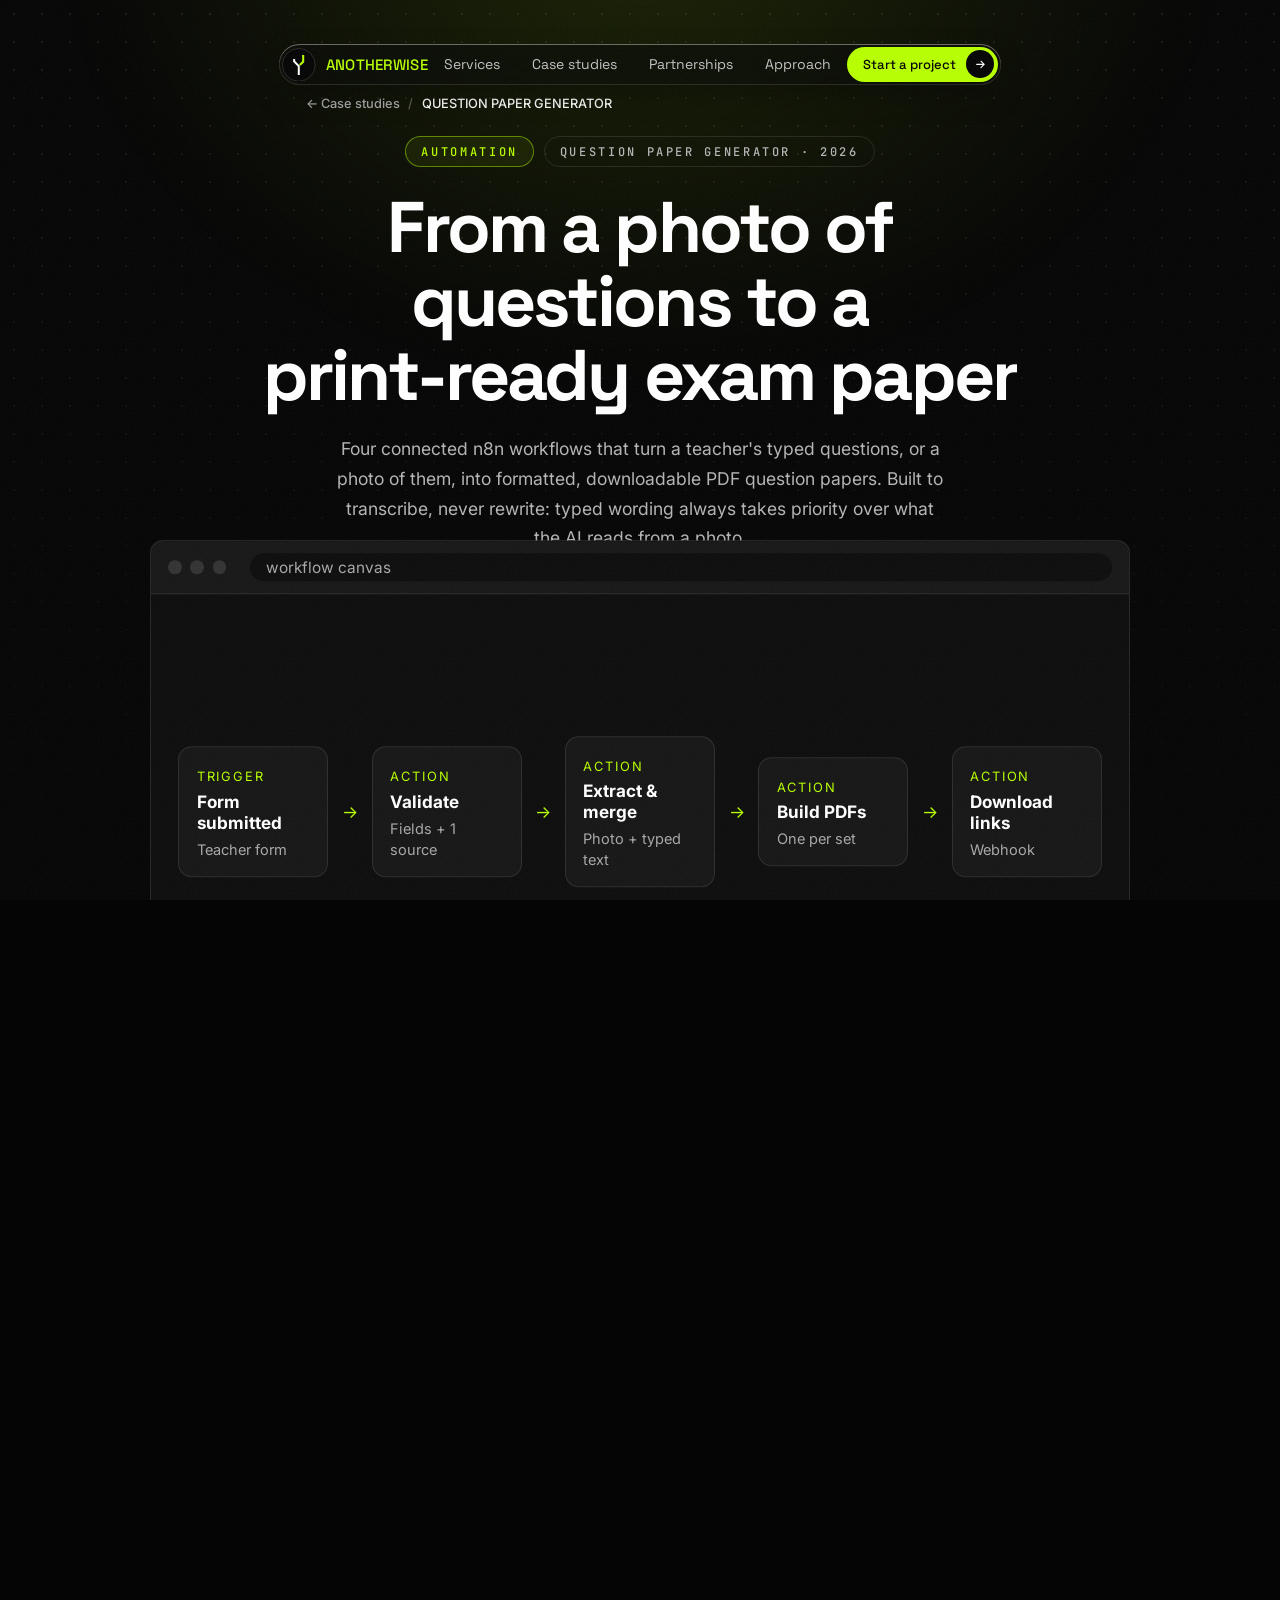
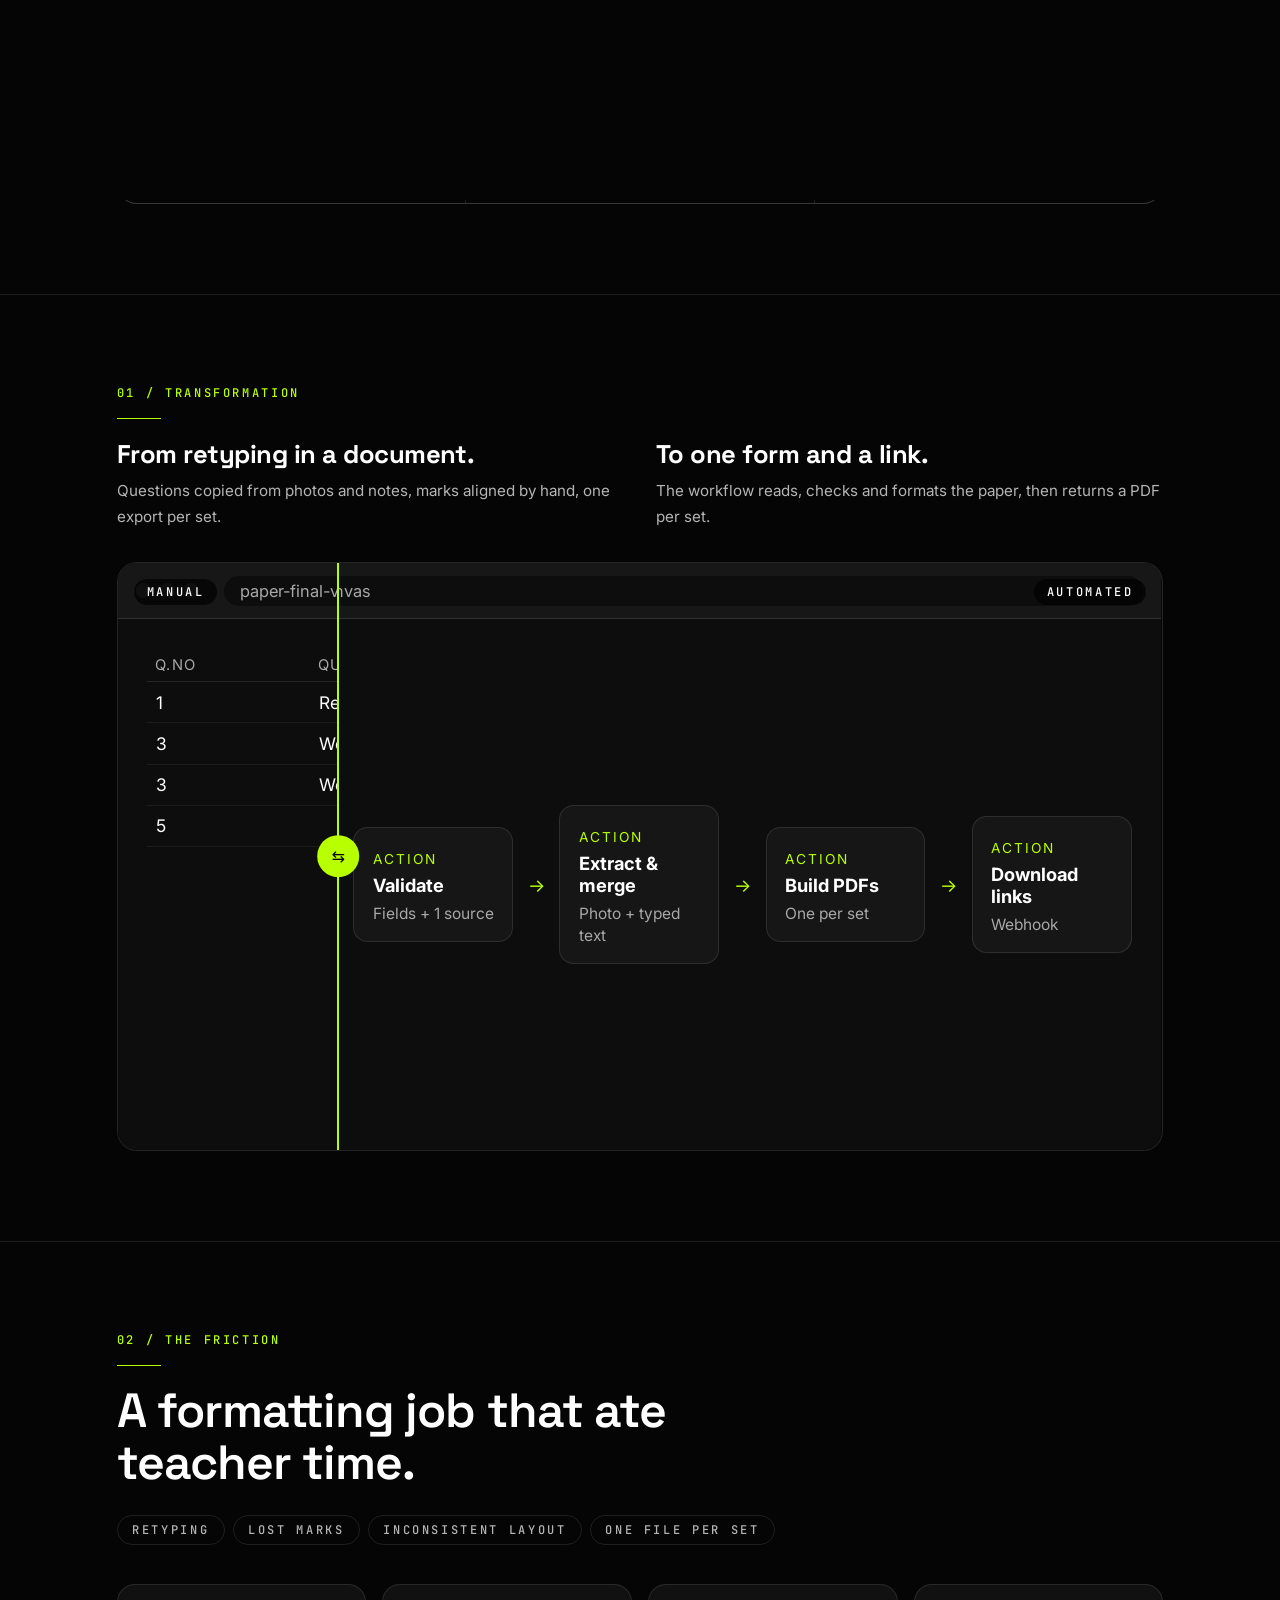
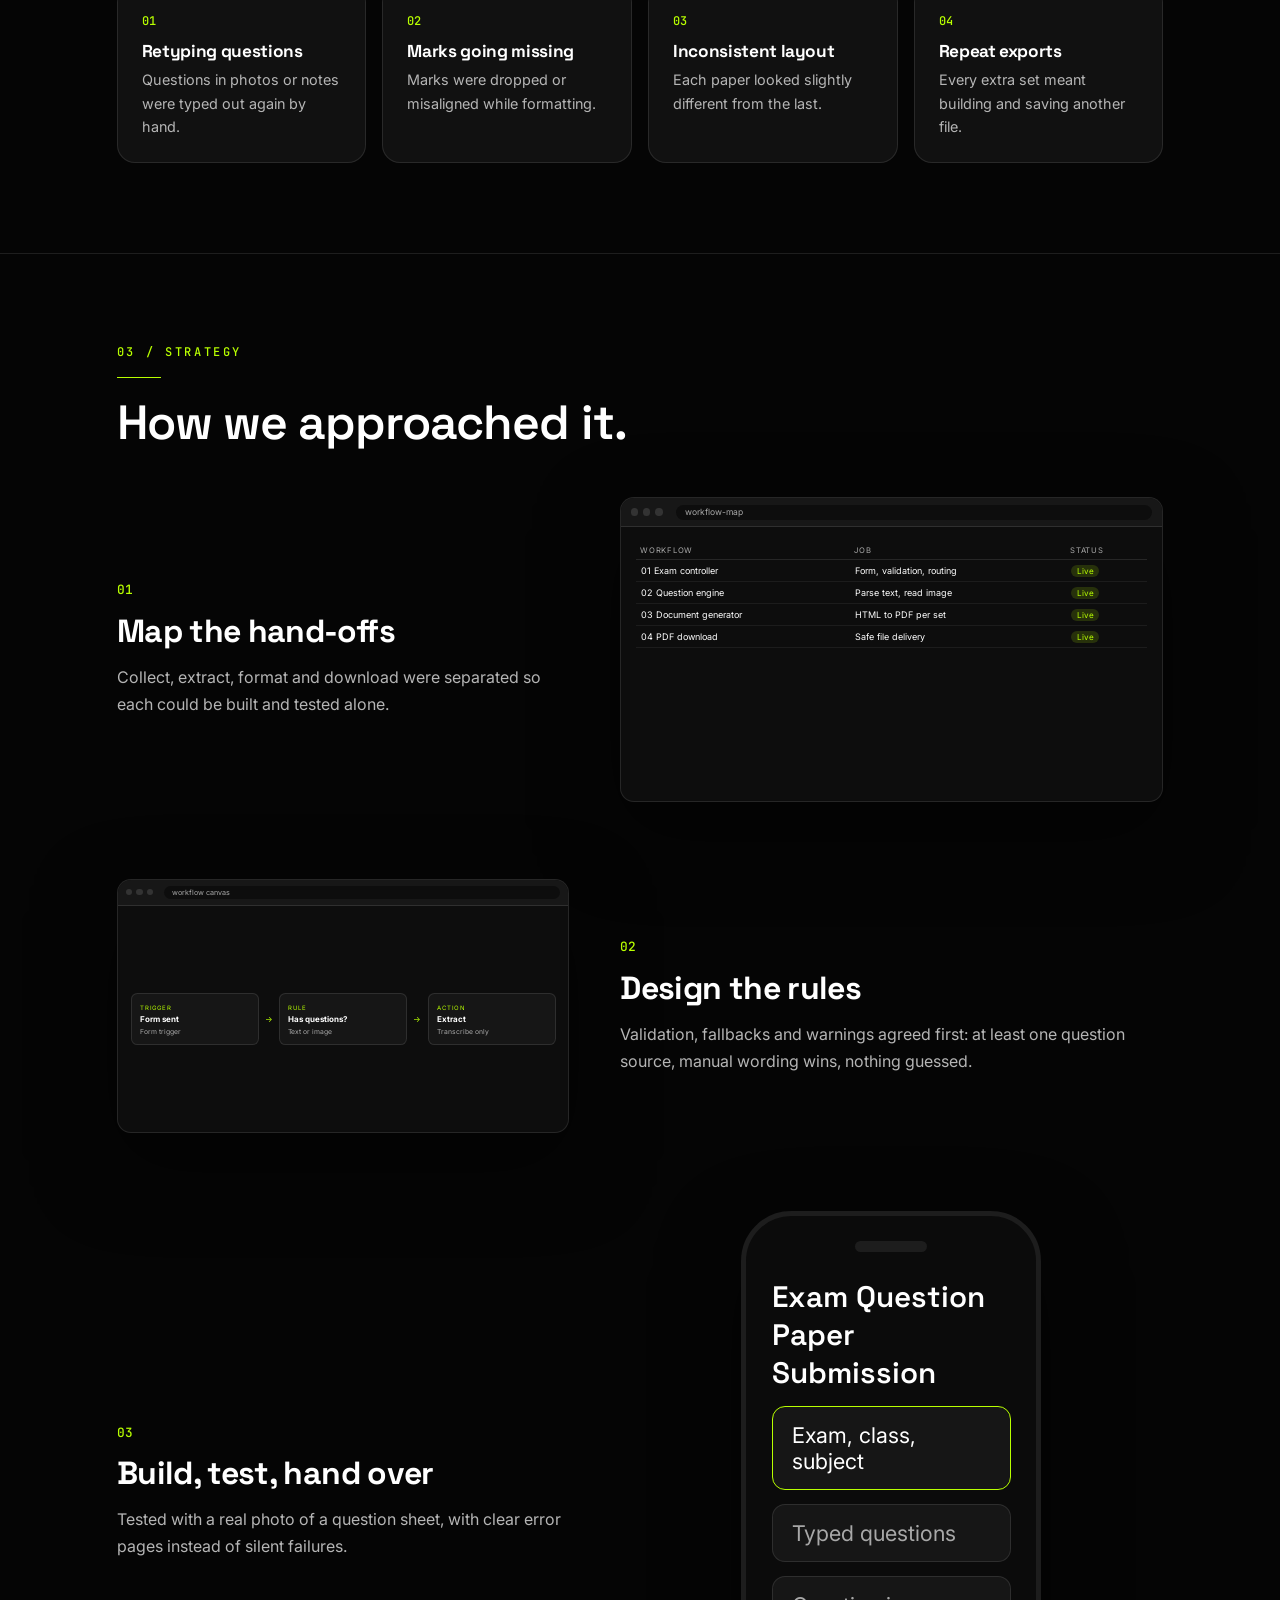
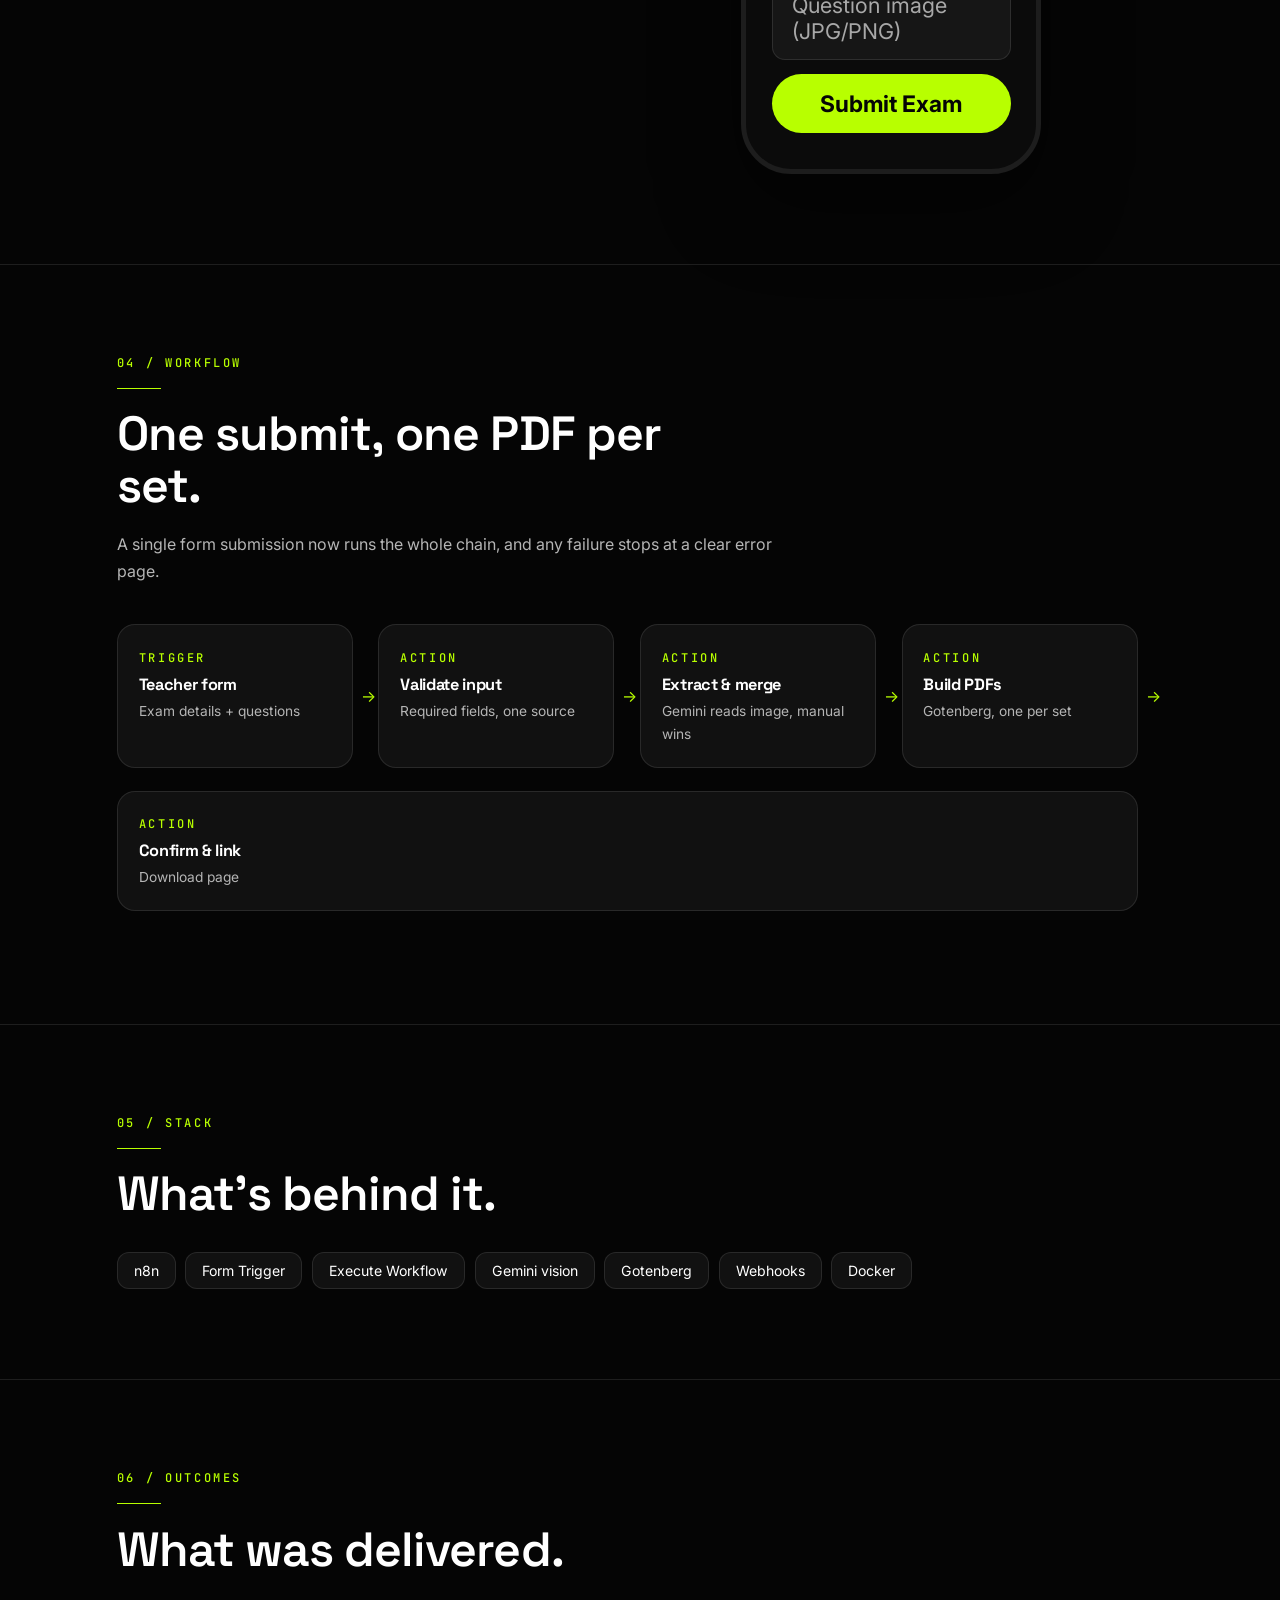
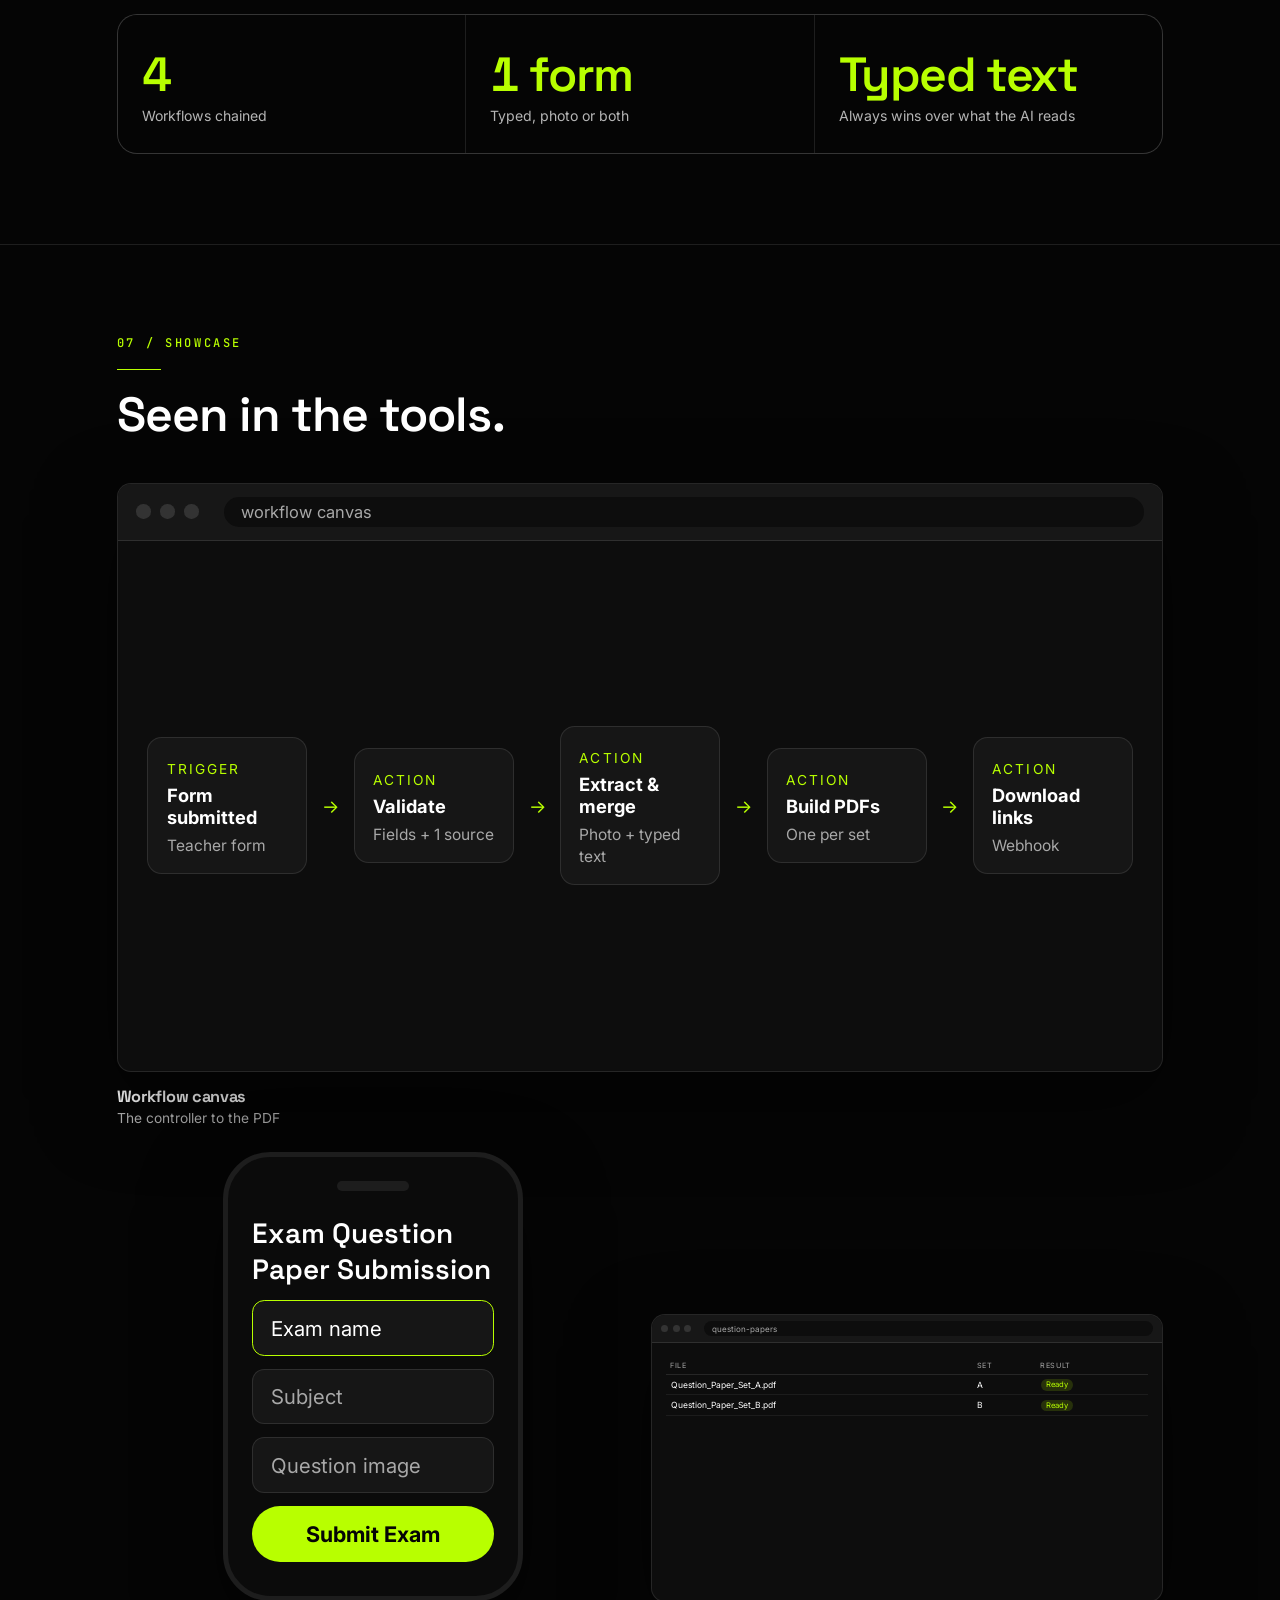
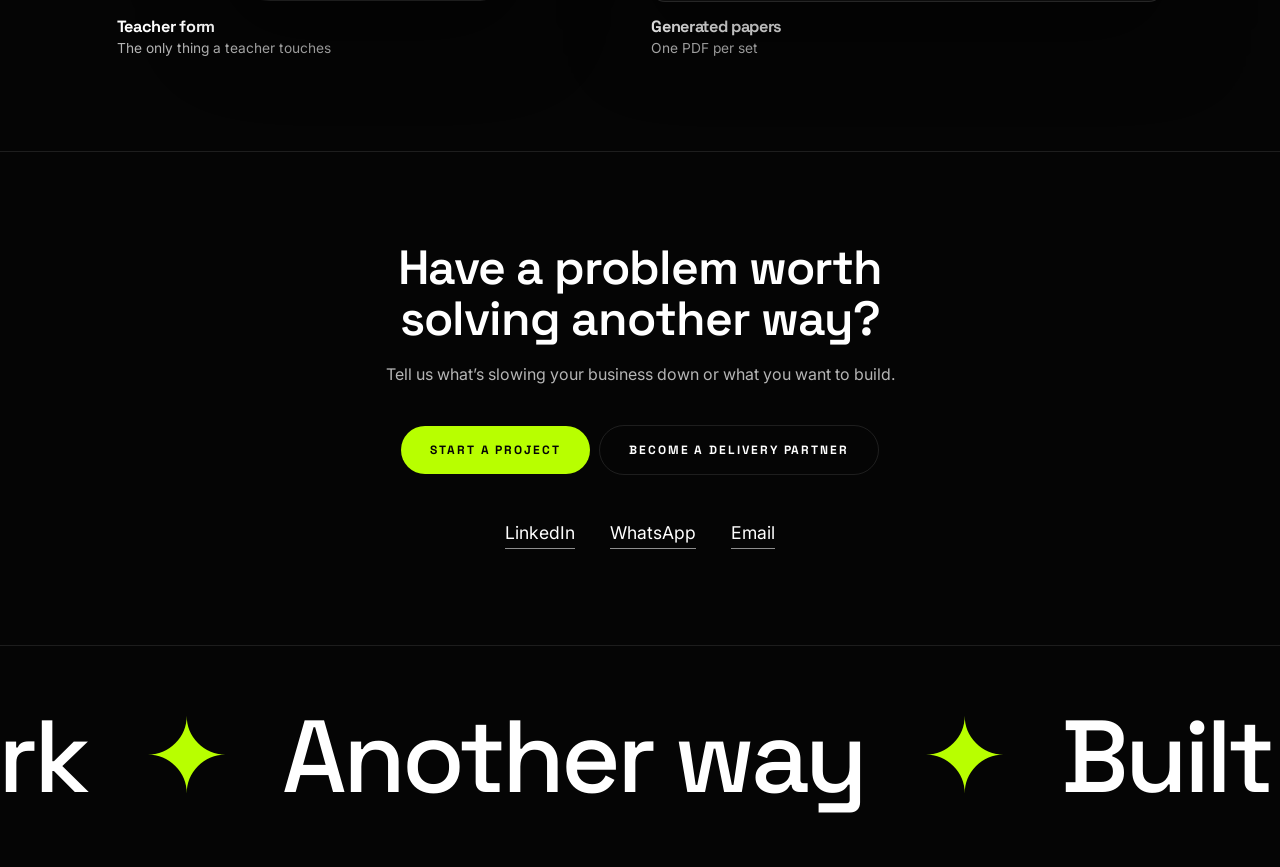
<file: casestudy2.html>
<!DOCTYPE html>
<html lang="en"><head><meta charset="utf-8"><meta name="viewport" content="width=device-width,initial-scale=1,viewport-fit=cover">
<!--SEO:start-->
<title>AI Question Paper Generator (n8n Workflow Case Study)</title>
<meta name="description" content="Four n8n workflows turn typed questions or a photo into a print-ready PDF exam paper, so teachers stop losing hours to formatting.">
<link rel="canonical" href="https://anotherwise.netlify.app/casestudy2.html">
<meta name="robots" content="index,follow,max-image-preview:large,max-snippet:-1">
<meta name="theme-color" content="#050505">
<meta name="application-name" content="Anotherwise">
<meta property="og:site_name" content="Anotherwise">
<meta property="og:type" content="website">
<meta property="og:locale" content="en_IN">
<meta property="og:title" content="AI Question Paper Generator (n8n Workflow Case Study)">
<meta property="og:description" content="Four n8n workflows turn typed questions or a photo into a print-ready PDF exam paper, so teachers stop losing hours to formatting.">
<meta property="og:url" content="https://anotherwise.netlify.app/casestudy2.html">
<meta property="og:image" content="https://anotherwise.netlify.app/og-image.png?v=202611230016">
<meta property="og:image:width" content="1200">
<meta property="og:image:height" content="630">
<meta property="og:image:alt" content="Anotherwise: Finding another way.">
<meta name="twitter:card" content="summary_large_image">
<meta name="twitter:title" content="AI Question Paper Generator (n8n Workflow Case Study)">
<meta name="twitter:description" content="Four n8n workflows turn typed questions or a photo into a print-ready PDF exam paper, so teachers stop losing hours to formatting.">
<meta name="twitter:image" content="https://anotherwise.netlify.app/og-image.png?v=202611230016">
<link rel="icon" href="/favicon.ico" sizes="any">
<link rel="icon" type="image/png" sizes="32x32" href="/icon-32.png">
<link rel="icon" type="image/png" sizes="192x192" href="/icon-192.png">
<link rel="apple-touch-icon" href="/apple-touch-icon.png">
<link rel="manifest" href="/site.webmanifest">
<script type="application/ld+json">{"@context":"https://schema.org","@graph":[{"@type":"Organization","@id":"https://anotherwise.netlify.app/#org","name":"Anotherwise","url":"https://anotherwise.netlify.app/"},{"@type":"WebSite","@id":"https://anotherwise.netlify.app/#website","url":"https://anotherwise.netlify.app/","name":"Anotherwise","publisher":{"@id":"https://anotherwise.netlify.app/#org"}},{"@type":"WebPage","@id":"https://anotherwise.netlify.app/casestudy2.html#page","url":"https://anotherwise.netlify.app/casestudy2.html","name":"Exam Paper Automation with n8n · Case Study | Anotherwise","description":"Four connected n8n workflows turn typed or photographed questions into print-ready PDF question papers, with the teacher's original wording kept intact.","inLanguage":"en-IN","isPartOf":{"@id":"https://anotherwise.netlify.app/#website"},"primaryImageOfPage":{"@type":"ImageObject","url":"https://anotherwise.netlify.app/og-image.png?v=202611230016"},"breadcrumb":{"@id":"https://anotherwise.netlify.app/casestudy2.html#crumbs"},"about":"Question Paper Generator","author":{"@id":"https://anotherwise.netlify.app/#org"}},{"@type":"BreadcrumbList","itemListElement":[{"@type":"ListItem","position":1,"name":"Home","item":"https://anotherwise.netlify.app/"},{"@type":"ListItem","position":2,"name":"Case studies","item":"https://anotherwise.netlify.app/#work"},{"@type":"ListItem","position":3,"name":"Question Paper Generator","item":"https://anotherwise.netlify.app/casestudy2.html"}],"@id":"https://anotherwise.netlify.app/casestudy2.html#crumbs"}]}</script>
<!--SEO:end-->
<link href="https://fonts.googleapis.com/css2?family=Inter:wght@300;400;500&family=JetBrains+Mono:wght@400;500&family=Space+Grotesk:wght@500;600;700&display=swap" rel="stylesheet">
<style>
:root{--bg:#050505;--sf:#111;--ln:rgba(255,255,255,.1);--ac:#B8FF00;--on:#050505;--mu:#A8A8A8;--so:#b5b5b5}
*{box-sizing:border-box}html{scroll-behavior:smooth}
body{margin:0;background:var(--bg);color:#fff;font-family:Inter,system-ui,sans-serif;-webkit-font-smoothing:antialiased}
a{color:inherit;text-decoration:none}h1,h2,h3,h4,h5{font-family:'Space Grotesk',sans-serif;letter-spacing:-.02em;margin:0}
p{color:var(--so);line-height:1.7;margin:0}.w{max-width:1200px;margin:0 auto;padding:0 6vw}
.mono{font:500 .75rem 'JetBrains Mono',monospace;letter-spacing:.22em;text-transform:uppercase}.lb{color:var(--ac);margin-bottom:1.1rem}
h2{font-size:clamp(1.8rem,4.2vw,3rem);line-height:1.08;font-weight:600;max-width:20ch}
section{padding:clamp(56px,10vh,104px) 0;border-top:1px solid var(--ln)}.in2{margin-top:1.2rem;max-width:42rem}
.rv{opacity:0;transform:translateY(22px);transition:.7s}.rv.in{opacity:1;transform:none}
@media(prefers-reduced-motion:reduce){.rv{opacity:1;transform:none}.mq div{animation:none!important}}
/* bar */
.bar{position:fixed;inset:0 0 auto;z-index:50;padding:calc(.8rem + env(safe-area-inset-top,0px)) 6vw .6rem;background:rgba(5,5,5,.78);backdrop-filter:blur(14px);-webkit-backdrop-filter:blur(14px)}
.bar .row{display:flex;justify-content:space-between;margin-bottom:.5rem}.bar .row a{font:600 .75rem 'Space Grotesk';letter-spacing:.18em;text-transform:uppercase;color:var(--so)}
.pct{font:500 .75rem 'JetBrains Mono';color:var(--ac)}.prog{position:absolute;left:0;bottom:0;height:2px;background:var(--ac);width:0}
.tabs{display:flex;gap:.4rem;overflow-x:auto;scrollbar-width:none}.tabs::-webkit-scrollbar{display:none}
.tabs a{flex:none;padding:.42rem .9rem;border:1px solid var(--ln);border-radius:99px;font:600 .75rem 'Space Grotesk';letter-spacing:.12em;text-transform:uppercase;color:var(--so)}
.tabs a.on{background:var(--ac);color:var(--on);border-color:var(--ac)}
/* hero */
.hero{padding:9.5rem 0 4rem;position:relative;overflow:hidden}.hero:before{content:"";position:absolute;top:-20%;right:-15%;width:60vw;height:60vw;background:radial-gradient(closest-side,rgba(184,255,0,.16),transparent);filter:blur(30px);z-index:-1}
.hg{display:grid;grid-template-columns:1.05fr 1fr;gap:3rem;align-items:center}
h1{font-size:clamp(2.3rem,6vw,4.6rem);line-height:1;font-weight:700;text-transform:uppercase}
.meta{display:grid;grid-template-columns:repeat(2,1fr);gap:1.2rem;margin-top:2.2rem;padding-top:1.4rem;border-top:1px solid var(--ln)}
.meta h4{font:400 .75rem 'JetBrains Mono';letter-spacing:.18em;text-transform:uppercase;color:var(--mu);margin-bottom:.3rem}.meta span{font-size:.92rem}
.mq{overflow:hidden;margin-top:3.2rem;border-block:1px solid var(--ln);padding:.85rem 0;color:var(--so);-webkit-mask-image:linear-gradient(90deg,transparent,#000 8%,#000 92%,transparent);mask-image:linear-gradient(90deg,transparent,#000 8%,#000 92%,transparent)}
.mq div{display:flex;gap:2.4rem;width:max-content;animation:m 28s linear infinite}.mq span:after{content:"✦";margin-left:2.4rem;color:var(--ac)}@keyframes m{to{transform:translateX(-50%)}}
@media(max-width:860px){.hg{grid-template-columns:1fr}}
/* kpi + results */
.kp{display:grid;grid-template-columns:repeat(auto-fit,minmax(190px,1fr));gap:1px;background:var(--ln);border:1px solid var(--ln);border-radius:20px;overflow:hidden;margin-top:2.4rem}
.kp div{background:var(--bg);padding:1.8rem 1.5rem}.kp b{display:block;font:600 clamp(2rem,4.2vw,3rem) 'Space Grotesk';color:var(--ac);letter-spacing:-.03em}.kp span{color:var(--so);font-size:.88rem}
/* overview */
.ov{display:grid;grid-template-columns:repeat(3,1fr);gap:1px;background:var(--ln);border:1px solid var(--ln);border-radius:20px;overflow:hidden}
.ov div{background:var(--bg);padding:2rem}.ov h3{font-size:1.25rem;margin:.7rem 0}@media(max-width:800px){.ov{grid-template-columns:1fr}}
/* cards */
.cd{display:grid;grid-template-columns:repeat(auto-fit,minmax(240px,1fr));gap:1rem;margin-top:2.4rem}
.c{background:var(--sf);border:1px solid var(--ln);border-radius:18px;padding:1.5rem;transition:.25s}.c:hover{border-color:rgba(184,255,0,.5);transform:translateY(-3px)}
.c .n{color:var(--ac);font:500 .75rem 'JetBrains Mono'}.c h3{font-size:1.08rem;margin:.7rem 0 .4rem}.c p{font-size:.9rem;line-height:1.6}
.ch{display:flex;flex-wrap:wrap;gap:.5rem;margin-top:1.6rem}.ch span{padding:.4rem .9rem;border:1px solid var(--ln);border-radius:99px;color:var(--so)}
/* steps */
.st{display:grid;gap:clamp(2.5rem,6vw,5rem);margin-top:3rem}.s{display:grid;grid-template-columns:1fr 1.2fr;gap:clamp(1.5rem,4vw,4rem);align-items:center}
.s:nth-child(even) .t{order:2}.s .n{color:var(--ac);font:500 .8rem 'JetBrains Mono';margin-bottom:.8rem}.s h3{font-size:clamp(1.3rem,2.6vw,2rem);margin-bottom:.8rem}
@media(max-width:760px){.s{grid-template-columns:1fr}.s:nth-child(even) .t{order:0}}
/* flow / chat layout */
.fl{display:flex;flex-wrap:wrap;margin-top:2.4rem}.nd{flex:1 1 190px;background:var(--sf);border:1px solid var(--ln);border-radius:18px;padding:1.3rem;position:relative;margin:0 1.6rem 1.4rem 0}
.nd:not(:last-child):after{content:"→";position:absolute;right:-1.5rem;top:50%;translate:0 -50%;color:var(--ac)}.nd h3{font-size:1.02rem;margin:.5rem 0 .3rem}.nd p{font-size:.86rem}
@media(max-width:700px){.nd{margin-right:0}.nd:not(:last-child):after{content:"↓";right:auto;left:50%;top:auto;bottom:-1.5rem;translate:-50% 0}}
.sp{display:grid;grid-template-columns:1fr 1fr;gap:clamp(1.5rem,4vw,4rem);align-items:center}@media(max-width:800px){.sp{grid-template-columns:1fr}}
/* compare */
.th{display:grid;grid-template-columns:1fr 1fr;gap:2rem;margin-bottom:2rem}.th h3{font-size:clamp(1.1rem,2.2vw,1.6rem)}.th p{margin-top:.5rem;font-size:.95rem}@media(max-width:700px){.th{grid-template-columns:1fr}}
.cmp{position:relative;border-radius:20px;overflow:hidden;border:1px solid var(--ln);--p:50%;aspect-ratio:16/9;container-type:inline-size;background:#0b0b0b}.cmp>.v{position:absolute;inset:0;border:0}.cmp .bw{height:100%;border-radius:0;border:0}
.cmp .b{clip-path:inset(0 calc(100% - var(--p)) 0 0)}.cmp .tg{position:absolute;top:1rem;z-index:3;background:rgba(0,0,0,.7);padding:.3rem .8rem;border-radius:99px}.tl{left:1rem}.tr{right:1rem}
.cmp .kn{position:absolute;top:0;bottom:0;left:var(--p);width:2px;background:var(--ac);z-index:3;pointer-events:none}.cmp .kn:after{content:"⇆";position:absolute;top:50%;left:50%;translate:-50% -50%;width:2.6rem;height:2.6rem;border-radius:50%;background:var(--ac);color:var(--on);display:grid;place-items:center}
.cmp input{position:absolute;inset:0;width:100%;height:100%;opacity:0;cursor:ew-resize;z-index:4;margin:0}
/* foundation */
.fd{display:grid;gap:1rem;margin-top:2.2rem;grid-template-columns:repeat(auto-fit,minmax(230px,1fr))}.sw{border-radius:18px;padding:1.3rem;min-height:160px;display:flex;flex-direction:column;justify-content:flex-end;border:1px solid var(--ln)}.sw small{font:500 .75rem 'JetBrains Mono';letter-spacing:.1em;text-transform:uppercase;opacity:.75;margin-top:.3rem}
.ty{background:var(--sf);border:1px solid var(--ln);border-radius:18px;padding:1.3rem}.ty .aa{font-size:3rem;line-height:1;margin-bottom:.6rem}.ty p{font-size:.86rem}
.stk{display:flex;flex-wrap:wrap;gap:.6rem;margin-top:2rem}.stk span{padding:.55rem 1rem;border-radius:12px;background:var(--sf);border:1px solid var(--ln);font-size:.88rem}
.b1,.b2{display:inline-block;padding:.65rem 1.2rem;border-radius:99px;font-size:.85rem;font-weight:500;margin:1.2rem .6rem 0 0}.b1{background:var(--ac);color:var(--on)}.b2{border:1px solid var(--ln)}
/* showcase */
.sh{display:grid;grid-template-columns:repeat(12,1fr);gap:1.4rem;margin-top:2.6rem;align-items:end}.fr{grid-column:span 12;margin:0}.fr.tablet{grid-column:span 5}.fr.mobile{grid-column:span 3}.fr.half{grid-column:span 6}.fr.square{grid-column:span 4}
.fr h3{font-size:1.02rem;margin-top:.9rem}.fr p{font-size:.86rem}@media(max-width:800px){.fr.tablet,.fr.mobile,.fr.square{grid-column:span 6}.fr.half{grid-column:span 12}}
blockquote{margin:3rem 0 0;max-width:46rem}blockquote p{font:500 clamp(1.3rem,2.8vw,2rem)/1.3 'Space Grotesk';color:#fff}blockquote cite{display:block;margin-top:1.2rem;font-style:normal;color:var(--mu);font-size:.9rem}
/* cta */
.cta{text-align:center}.cta h2{margin:0 auto 2rem;max-width:16ch}.btn{display:inline-block;background:var(--ac);color:var(--on);font:700 .75rem 'Space Grotesk';letter-spacing:.16em;text-transform:uppercase;padding:1rem 1.8rem;border-radius:99px;margin:.3rem}.btn.g{background:none;color:#fff;border:1px solid var(--ln)}
.nx{display:flex;justify-content:space-between;align-items:center;gap:1rem;padding:1.5rem;border:1px solid var(--ln);border-radius:18px;margin-top:3rem;text-align:left}.nx:hover{border-color:var(--ac)}.nx h3{font-size:1.2rem;margin-top:.3rem}
footer{padding:2rem 0;border-top:1px solid var(--ln);color:var(--mu);font-size:.8rem}footer .w{display:flex;justify-content:space-between;flex-wrap:wrap;gap:1rem}
/* ===== hero A: centered stage ===== */
.hero{padding:8.5rem 0 3rem;text-align:center}.hero:before{top:-35%;left:50%;right:auto;translate:-50% 0;width:90vw;height:70vw;background:radial-gradient(closest-side,rgba(184,255,0,.12),transparent)}
.hero:after{content:"";position:absolute;inset:0;z-index:-1;background-image:radial-gradient(rgba(255,255,255,.08) 1px,transparent 1px);background-size:28px 28px;-webkit-mask-image:linear-gradient(#000,transparent 70%);mask-image:linear-gradient(#000,transparent 70%)}
.hc{max-width:54rem;margin:0 auto}
.pr{display:flex;justify-content:center;flex-wrap:wrap;gap:.6rem;margin-bottom:1.5rem}.pr span{padding:.42rem .95rem;border-radius:99px;border:1px solid var(--ln);color:var(--so)}.pr span:first-child{border-color:rgba(184,255,0,.45);color:var(--ac);background:rgba(184,255,0,.07)}
h1{font-size:clamp(2.3rem,5.6vw,4.6rem);text-transform:none;line-height:1.03;letter-spacing:-.04em;max-width:18ch;margin:0 auto}
.hero .in2{font-size:1.1rem;margin:1.3rem auto 0;max-width:38rem}.c2{display:flex;justify-content:center;flex-wrap:wrap;gap:.4rem;margin-top:1.8rem}.c2 .btn{margin:0}
.stage2{position:relative;max-width:980px;margin:3.4rem auto 0}.stage2:before{content:"";position:absolute;inset:10% 6%;background:radial-gradient(closest-side,rgba(184,255,0,.22),transparent);filter:blur(45px);z-index:0}
.stage2 .sm{position:relative;z-index:2;text-align:left}.stage2 .bw{aspect-ratio:2/1;box-shadow:0 40px 100px rgba(0,0,0,.65),0 0 0 1px rgba(255,255,255,.07)}
.stage2.ph .sm{max-width:280px;margin:0 auto}.stage2.ph .pf{aspect-ratio:9/15}.stage2.ph .pf{box-shadow:0 40px 100px rgba(0,0,0,.7),0 0 0 1px rgba(255,255,255,.08)}
.sl,.sr{position:absolute;width:45%;z-index:1;text-align:left;opacity:.92}.sl{left:0;top:12%}.sr{right:0;top:34%}.sl .bw,.sr .bw{aspect-ratio:16/10}
.fc{position:absolute;z-index:4;text-align:left;background:rgba(20,20,20,.84);backdrop-filter:blur(14px);-webkit-backdrop-filter:blur(14px);border:1px solid rgba(255,255,255,.14);border-radius:16px;padding:.85rem 1.2rem;box-shadow:0 20px 50px rgba(0,0,0,.55);animation:fl 6s ease-in-out infinite}
.fc b{display:block;font:600 1.7rem 'Space Grotesk';color:var(--ac);letter-spacing:-.03em;line-height:1.1}.fc span{font-size:.78rem;color:var(--so)}.fc.a{left:-2.5%;top:10%}.fc.b{right:-2.5%;bottom:8%;animation-delay:-3s}
@keyframes fl{50%{transform:translateY(-8px)}}@media(prefers-reduced-motion:reduce){.fc{animation:none}}
.meta4{display:grid;grid-template-columns:repeat(4,1fr);margin:3.2rem auto 0;max-width:980px;border-top:1px solid var(--ln);text-align:left}
.meta4 div{padding:1.3rem 1.2rem;border-left:1px solid var(--ln)}.meta4 div:first-child{border-left:0;padding-left:0}.meta4 h4{font:400 .75rem 'JetBrains Mono';letter-spacing:.18em;text-transform:uppercase;color:var(--mu);margin-bottom:.4rem}.meta4 span{font-size:.95rem}
@media(max-width:760px){.sl,.sr{display:none}.fc{padding:.6rem .9rem}.fc b{font-size:1.2rem}.fc.a{left:0}.fc.b{right:0}.meta4{grid-template-columns:1fr 1fr}.meta4 div:nth-child(3){border-left:0;padding-left:0}.stage2 .bw{aspect-ratio:4/3}}
/* ===== built-in mock visuals (no images needed) ===== */
.v{container-type:inline-size;width:100%}
.bw{border:1px solid var(--ln);border-radius:14px;overflow:hidden;background:#0d0d0d;font-size:max(8px,1.75cqw);display:flex;flex-direction:column;aspect-ratio:16/9;box-shadow:0 30px 80px rgba(0,0,0,.5)}
.tablet .bw{aspect-ratio:4/3}.bt{display:flex;align-items:center;gap:.5em;padding:.7em 1em;background:#171717;border-bottom:1px solid var(--ln)}
.bt i{width:.8em;height:.8em;border-radius:50%;background:#333}.bt em{margin-left:1em;flex:1;font-style:normal;background:#0d0d0d;border-radius:99px;padding:.3em 1em;color:var(--mu);font-size:.9em}
.bb{flex:1;padding:1.6em;display:flex;flex-direction:column;gap:1em;overflow:hidden;min-height:0}
.pf{border:5px solid #1d1d1d;border-radius:2.2em;background:#0b0b0b;aspect-ratio:9/18.5;font-size:4.2cqw;padding:1.1em;display:flex;flex-direction:column;gap:.6em;overflow:hidden;position:relative;box-shadow:0 30px 80px rgba(0,0,0,.5)}
.pf{aspect-ratio:auto;padding-bottom:1.6em;max-width:300px;margin:0 auto}
.pf:before{content:"";align-self:center;width:30%;height:.5em;background:#1d1d1d;border-radius:9px;flex:none}
.mh{padding:1.6em;border-radius:1em;background:linear-gradient(135deg,rgba(184,255,0,.18),#141414);display:flex;flex-direction:column;gap:.6em;align-items:flex-start}.mh small{color:var(--ac);letter-spacing:.2em;font-size:.8em}.mh b{font:600 2.1em/1.05 'Space Grotesk';max-width:14ch}.mh p{font-size:1em;line-height:1.4;max-width:30ch}
.mb{background:var(--ac);color:var(--on);padding:.5em 1.1em;border-radius:99px;font-weight:600}.g3{display:grid;grid-template-columns:repeat(3,1fr);gap:.8em}.g3 div{background:#161616;border:1px solid var(--ln);border-radius:.8em;padding:.8em;display:flex;flex-direction:column;gap:.5em}.g3 s{height:3.2em;border-radius:.5em;background:linear-gradient(135deg,#2a2a2a,#171717)}.g3 b{font-size:.95em}.g3 span{color:var(--mu);font-size:.85em}
.ol{background:#e9e9e4;color:#333;border-radius:.6em;padding:1em;display:flex;flex-direction:column;gap:.5em;flex:1}.ol u{color:#1a4fb4;font-size:1em}.ol i{display:block;height:.6em;background:#bdbdb5;border-radius:3px}.ol .bl{color:#1a4fb4;font-size:.9em;text-decoration:underline}
.fi{background:#161616;border:1px solid var(--ln);border-radius:.6em;padding:.7em .9em;color:var(--mu);font-size:.95em}.fi.f{border-color:var(--ac);color:#fff}.fb{background:var(--ac);color:var(--on);text-align:center;border-radius:99px;padding:.7em;font-weight:700}
.tb{width:100%;border-collapse:collapse;font-size:.95em}.tb th{text-align:left;color:var(--mu);font-weight:400;padding:.5em;border-bottom:1px solid var(--ln);font-size:.85em;letter-spacing:.1em;text-transform:uppercase}.tb td{padding:.55em .5em;border-bottom:1px solid #1c1c1c}.pl{background:rgba(184,255,0,.15);color:var(--ac);padding:.15em .7em;border-radius:99px;font-size:.9em}.pl.r{background:rgba(255,90,90,.15);color:#ff7a7a}
.kr{display:grid;grid-template-columns:repeat(3,1fr);gap:.8em}.kr div{background:#161616;border:1px solid var(--ln);border-radius:.8em;padding:.8em}.kr small{color:var(--mu);font-size:.85em}.kr b{display:block;font:600 1.8em 'Space Grotesk';color:var(--ac)}
.br{display:flex;align-items:flex-end;gap:.5em;flex:1;min-height:5em;background:#121212;border-radius:.8em;padding:.8em}.br i{flex:1;background:linear-gradient(var(--ac),rgba(184,255,0,.2));border-radius:.3em .3em 0 0}
.fu{display:flex;flex-direction:column;gap:.5em}.fu div{background:linear-gradient(90deg,var(--ac),rgba(184,255,0,.3));color:var(--on);padding:.6em 1em;border-radius:.5em;font-weight:600;font-size:.95em;display:flex;justify-content:space-between}
.fw{display:flex;align-items:center;gap:.8em;flex:1}.fw div{flex:1;background:#161616;border:1px solid var(--ln);border-radius:.8em;padding:1em;position:relative}.fw small{color:var(--ac);font-size:.75em;letter-spacing:.15em}.fw b{display:block;margin:.3em 0;font-size:1em}.fw span{color:var(--mu);font-size:.85em}.fw em{color:var(--ac);font-style:normal}
.cl{display:grid;grid-template-columns:repeat(7,1fr);gap:.5em;flex:1}.cl div{background:#141414;border-radius:.5em;padding:.5em;display:flex;flex-direction:column;gap:.4em;font-size:.9em}.cl small{color:var(--mu)}.cl i{font-style:normal;background:rgba(184,255,0,.15);color:var(--ac);border-radius:.3em;padding:.3em .4em;font-size:.85em}.cl i.o{background:#222;color:var(--so)}
.rl{flex:1;border-radius:1em;background:linear-gradient(160deg,rgba(184,255,0,.35),#1a1a1a 55%,#0b0b0b);position:relative;display:flex;flex-direction:column;justify-content:flex-end;padding:.9em}.rl .pp{position:absolute;inset:0;display:grid;place-items:center;font-size:2.4em;opacity:.85}.rl b{font-size:.95em}.rl span{color:var(--so);font-size:.85em}.rl .sd{position:absolute;right:.7em;bottom:4em;text-align:center;line-height:1.7}
.fd9{display:grid;grid-template-columns:repeat(3,1fr);gap:.3em;flex:1}.fd9 i{border-radius:.3em;background:linear-gradient(135deg,rgba(184,255,0,.3),#1a1a1a)}.fd9 i:nth-child(3n+2){background:linear-gradient(135deg,#2c2c2c,#111)}.fd9 i:nth-child(4n){background:linear-gradient(200deg,rgba(184,255,0,.55),#161616)}
.po{aspect-ratio:1;border-radius:1em;background:linear-gradient(135deg,rgba(184,255,0,.35),#151515 60%);padding:1.4em;display:flex;flex-direction:column;justify-content:flex-end;font-size:max(9px,4.4cqw);border:1px solid var(--ln)}.po b{font:600 1.5em/1.1 'Space Grotesk';max-width:12ch}.po span{color:var(--so);font-size:.8em;margin-top:.4em}
.m{max-width:84%;padding:.6em .9em;border-radius:1em;line-height:1.4}.m.u{background:#1c1c1c;align-self:flex-start;border-bottom-left-radius:.2em}.m.b{background:var(--ac);color:var(--on);align-self:flex-end;border-bottom-right-radius:.2em}
.qt{background:#161616;border:1px dashed rgba(184,255,0,.5);border-radius:.8em;padding:.8em;font-size:.9em;align-self:flex-end;max-width:90%}
.tk{flex:1;display:flex;flex-direction:column;align-items:center;justify-content:center;text-align:center;gap:.4em}.tk b{font:700 4.6em/1 'Space Grotesk';color:var(--ac)}
.pp9{display:grid;grid-template-columns:repeat(4,1fr);gap:.6em;flex:1}.pp9 i{background:#d8d4c4;transform:rotate(var(--r));border-radius:.2em;padding:.5em;font-style:normal;color:#444;font-size:.85em;box-shadow:0 2px 4px rgba(0,0,0,.4)}

/* ===== site nav (fixed, document level) ===== */
html{scroll-behavior:smooth;scroll-padding-top:5.5rem}
@media(prefers-reduced-motion:reduce){html{scroll-behavior:auto}}
html.aw-lock,html.aw-lock body{overflow:hidden}
.aw-nav{position:fixed;top:0;left:0;right:0;z-index:1000;padding:calc(1.25rem + env(safe-area-inset-top,0px)) 1rem 0;pointer-events:none;font-family:'Space Grotesk',system-ui,sans-serif}
.aw-pill{pointer-events:auto;max-width:44rem;margin:0 auto;display:flex;align-items:center;justify-content:space-between;gap:1rem;padding:.2rem .2rem .2rem 1.1rem;border-radius:999px;background:rgba(10,10,10,.58);-webkit-backdrop-filter:blur(26px) saturate(180%);backdrop-filter:blur(26px) saturate(180%);box-shadow:inset 0 1px 0 rgba(255,255,255,.3),inset 0 0 0 1px rgba(255,255,255,.12),0 12px 32px -10px rgba(0,0,0,.55)}
.aw-logo{font-weight:500;font-size:.9375rem;letter-spacing:.02em;color:#fff;text-decoration:none}
.aw-links{display:flex;align-items:center;gap:2rem}
.aw-links a{font-weight:400;font-size:.875rem;letter-spacing:0;color:#c4c4c4;text-decoration:none;transition:color .2s}
.aw-links a:hover,.aw-links a.is-active{color:#B8FF00}
.aw-cta{display:flex;align-items:center;gap:.65rem;background:#B8FF00;color:#050505;font-weight:500;font-size:.8125rem;letter-spacing:0;text-decoration:none;border-radius:999px;padding:.2rem .2rem .2rem 1rem;transition:filter .2s}
.aw-cta:hover{filter:brightness(1.08)}
.aw-cta .ar{width:1.75rem;height:1.75rem;border-radius:50%;background:#050505;display:grid;place-items:center;transition:transform .2s}
.aw-cta:hover .ar{transform:translateX(2px)}
.aw-cta svg{width:.8rem;height:.8rem;stroke:#fff;fill:none;stroke-width:2;stroke-linecap:round;stroke-linejoin:round}
.aw-end{display:none;align-items:center;gap:.4rem}
.aw-go{width:2.25rem;height:2.25rem;border-radius:50%;background:#B8FF00;display:grid;place-items:center;text-decoration:none;transition:transform .3s cubic-bezier(.16,1,.3,1),opacity .2s,filter .2s}
.aw-go:hover{filter:brightness(1.08)}
.aw-go svg{width:.9rem;height:.9rem;stroke:#050505;fill:none;stroke-width:2.2;stroke-linecap:round;stroke-linejoin:round}
html.aw-lock .aw-go{opacity:0;transform:scale(.6);pointer-events:none}
.aw-burger{display:none;width:2.25rem;height:2.25rem;border-radius:50%;border:1px solid rgba(255,255,255,.16);background:rgba(255,255,255,.07);cursor:pointer;position:relative;padding:0;transition:background .25s,border-color .25s}
.aw-burger i{position:absolute;left:50%;top:50%;width:14px;height:1.5px;margin:-.75px 0 0 -7px;background:#fff;border-radius:2px;transition:transform .3s cubic-bezier(.16,1,.3,1),background .25s}
.aw-burger i:nth-child(1){transform:translateY(-3.5px)}
.aw-burger i:nth-child(2){transform:translateY(3.5px)}
.aw-burger[aria-expanded="true"]{background:#B8FF00;border-color:#B8FF00}
.aw-burger[aria-expanded="true"] i{background:#050505}
.aw-burger[aria-expanded="true"] i:nth-child(1){transform:rotate(45deg)}
.aw-burger[aria-expanded="true"] i:nth-child(2){transform:rotate(-45deg)}
.aw-burger:focus-visible,.aw-go:focus-visible,.aw-nav a:focus-visible,.aw-menu a:focus-visible{outline:2px solid #B8FF00;outline-offset:3px}
.aw-menu{position:fixed;inset:0;z-index:999;display:flex;flex-direction:column;box-sizing:border-box;height:100vh;height:100dvh;padding:calc(4.75rem + env(safe-area-inset-top,0px)) 1.5rem calc(1.5rem + env(safe-area-inset-bottom,0px));background:radial-gradient(70% 45% at 0% 0%,rgba(184,255,0,.16),transparent 70%),#050505;color:#fff;font-family:'Space Grotesk',system-ui,sans-serif;opacity:0;visibility:hidden;transition:opacity .3s ease,visibility 0s linear .3s;overflow-y:auto}
.aw-menu.is-open{opacity:1;visibility:visible;transition:opacity .3s ease,visibility 0s}
.aw-menu ul{list-style:none;margin:1.5rem 0 0;padding:0}
.aw-menu li{border-bottom:1px solid #222;opacity:0;transform:translateY(14px);transition:opacity .45s ease,transform .5s cubic-bezier(.16,1,.3,1);transition-delay:0s}
.aw-menu.is-open li{opacity:1;transform:none;transition-delay:calc(.08s + var(--i)*.07s)}
.aw-menu li a{display:flex;justify-content:space-between;align-items:baseline;padding:.9rem .25rem;color:#fff;text-decoration:none;font-weight:400;font-size:clamp(1.75rem,8vw,2.25rem);letter-spacing:-.015em;line-height:1.1;transition:color .2s}
.aw-menu li a:hover,.aw-menu li a.is-active{color:#B8FF00}
.aw-menu li a span{font-family:'JetBrains Mono',ui-monospace,monospace;font-size:.75rem;letter-spacing:.04em;font-weight:400;color:#A8A8A8}
.aw-menu .aw-foot{margin-top:auto;padding-top:2rem;opacity:0;transform:translateY(14px);transition:opacity .45s ease,transform .5s cubic-bezier(.16,1,.3,1)}
.aw-menu.is-open .aw-foot{opacity:1;transform:none;transition-delay:.35s}
.aw-menu .aw-cta{justify-content:space-between;width:100%;box-sizing:border-box;padding-left:1.25rem;font-size:.875rem}
.aw-menu .aw-tag{margin:1rem 0 0;text-align:center;font-family:'JetBrains Mono',ui-monospace,monospace;font-size:.75rem;letter-spacing:.04em;color:#A8A8A8}
@media(max-width:720px){.aw-links,.aw-pill>.aw-cta{display:none}.aw-end{display:flex}.aw-burger{display:block}.aw-pill{padding:.2rem .2rem .2rem 1rem}}
@media(min-width:721px){.aw-menu{display:none}.aw-nav{padding-top:calc(2.75rem + env(safe-area-inset-top,0px))}}
@media(prefers-reduced-motion:reduce){.aw-menu,.aw-menu li,.aw-menu .aw-foot,.aw-burger i{transition-duration:.01s!important;transition-delay:0s!important}}
.aw-logo{display:inline-flex;align-items:center;gap:.6rem}
.aw-logo svg{width:2.1rem;height:2.1rem;flex:none;display:block}
.aw-logo span{color:#B8FF00}
.aw-links a,.aw-cta,.aw-logo{white-space:nowrap}
.aw-pill{width:max-content;min-width:min(44rem,calc(100vw - 2rem));max-width:calc(100vw - 2rem);padding-left:.2rem}
@media(max-width:720px){.aw-pill{padding-left:.2rem}}
.cs-crumb{position:absolute;z-index:40;top:calc(6rem + env(safe-area-inset-top,0px));left:max(2.1rem,calc((100vw - 44rem)/2 + 1.1rem));right:1rem;display:flex;align-items:center;gap:.55rem;font:500 .8rem Inter,sans-serif;color:var(--mu);white-space:nowrap;overflow:hidden}
.cs-crumb a{color:var(--mu);text-decoration:none;transition:color .2s}
.cs-crumb a:hover{color:var(--ac)}
.cs-crumb i{font-style:normal;opacity:.5}
.cs-crumb b{font-weight:500;color:#fff;overflow:hidden;text-overflow:ellipsis}
@media(max-width:720px){.cs-crumb{top:calc(4.6rem + env(safe-area-inset-top,0px));left:1.7rem}}
</style><script>try{var d=document.documentElement;if(!matchMedia("(prefers-reduced-motion:reduce)").matches){if(!sessionStorage.moSeen)d.classList.add("mo-pre");else if(sessionStorage.moNav)d.classList.add("mo-arrive")}}catch(e){}</script>
<style id="mo-css">/* Anotherwise shared motion layer (CSS)
   Easing tokens: --mo-expo (entrances), --mo-io (wipes/curtains), --mo-out (small UI) */
:root{--mo-expo:cubic-bezier(.16,1,.3,1);--mo-io:cubic-bezier(.65,0,.35,1);--mo-out:cubic-bezier(.22,1,.36,1);--mo-ac:#B8FF00}

/* arrival / preloader cover */
html::before{content:"";position:fixed;inset:0;background:#050505;z-index:2147482000;pointer-events:none;transform:translateY(-100%);transition:transform .55s var(--mo-io)}
html.mo-pre::before,html.mo-arrive::before{transform:none;transition:none;animation:mo-fs 0s 4s forwards}
@keyframes mo-fs{to{transform:translateY(-100%);visibility:hidden}}

/* scroll progress: native scroll-driven animation where supported, JS fallback otherwise */
.mo-bar{position:fixed;left:0;top:0;height:3px;width:100%;background:var(--mo-ac);transform:scaleX(0);transform-origin:0 50%;z-index:1100;pointer-events:none}
@keyframes mo-prog{to{transform:scaleX(1)}}
@supports (animation-timeline:scroll()){.mo-bar{animation:mo-prog linear both;animation-timeline:scroll(root block)}}

/* grain: static, normal blend (no per-frame overlay blending, no animation), hidden on touch/small screens */
.mo-grain{position:fixed;inset:0;pointer-events:none;z-index:1090;opacity:.05;background-size:160px 160px;background-image:url("data:image/svg+xml;utf8,<svg xmlns='http://www.w3.org/2000/svg' width='160' height='160'><filter id='n'><feTurbulence type='fractalNoise' baseFrequency='.8' numOctaves='2'/></filter><rect width='160' height='160' filter='url(%23n)'/></svg>")}
@media (hover:none),(max-width:720px){.mo-grain{display:none}}

/* preloader (faster exit) */
.mo-pre{position:fixed;inset:0;z-index:2147483000;background:#050505;color:#fff;display:flex;align-items:flex-end;justify-content:space-between;padding:clamp(20px,5vw,56px);font-family:'Space Grotesk',system-ui,sans-serif;transition:transform .8s var(--mo-io)}
.mo-pre.out{transform:translateY(-100%)}
.mo-pre span{font-size:.95rem;letter-spacing:.02em;opacity:.7}
.mo-pre b{font-weight:500;font-size:clamp(72px,18vw,220px);line-height:.8;letter-spacing:-.05em;color:var(--mo-ac);font-variant-numeric:tabular-nums}

/* page-transition curtain (faster) */
.mo-curtain{position:fixed;inset:0;background:#050505;z-index:2147482500;transform:translateY(100%);transition:transform .45s var(--mo-io);pointer-events:none}
.mo-curtain.on{transform:none;pointer-events:auto}


/* image reveal: clip-path runs once, then is removed so parallax never repaints a clipped layer */
.mo-rev{clip-path:inset(14% 5% 0 5% round 24px);opacity:0;transition:clip-path 1.1s var(--mo-io),opacity .8s var(--mo-expo)}
.mo-rev.mo-on{clip-path:inset(0 round 0);opacity:1}
.mo-rev.mo-done{clip-path:none;transition:none}

/* nav text roll */
.mo-roll{display:inline-block;overflow:hidden;height:1.25em;line-height:1.25em;vertical-align:bottom}
.mo-roll>span{display:block;transition:transform .55s var(--mo-io)}
a:hover>.mo-roll>span,a:focus-visible>.mo-roll>span{transform:translateY(-100%)}

/* marquee */
.mo-mq{overflow:hidden;white-space:nowrap;padding:5vh 0;border-top:1px solid #1d1d1d;font-family:'Space Grotesk',system-ui,sans-serif;color:#fff}
.mo-mq div{display:inline-block;will-change:transform;font-weight:500;font-size:clamp(44px,8vw,120px);letter-spacing:-.04em}
.mo-mq em{font-style:normal;color:var(--mo-ac);padding:0 .35em}

/* form field underline */
.f{position:relative}
.f::after{content:"";position:absolute;left:12px;right:12px;bottom:-1px;height:2px;border-radius:2px;background:var(--mo-ac);transform:scaleX(0);transform-origin:0 50%;transition:transform .7s var(--mo-expo);pointer-events:none}
.f:focus-within::after{transform:scaleX(1)}

@media (prefers-reduced-motion:reduce){.mo-grain{display:none}html::before{display:none}}
</style>
<style id="aw-nav-scroll">.aw-nav{transition:transform .45s cubic-bezier(.65,0,.35,1)}.aw-nav.aw-hide{transform:translateY(-130%)}@media(prefers-reduced-motion:reduce){.aw-nav{transition:none}}</style>
<style id="aw-social-css">
.aw-soc{display:block;margin-top:2.2rem}
.aw-soc a{display:inline-block;margin:.4rem 1.1rem;padding-bottom:.2rem;color:#fff;text-decoration:none;border-bottom:1px solid rgba(255,255,255,.55);font:400 1.1rem/1.3 'Inter',system-ui,sans-serif;letter-spacing:0;text-transform:none;transition:color .25s,border-color .25s}
.aw-soc a:hover,.aw-soc a:focus-visible{color:var(--ac,#B8FF00);border-color:var(--ac,#B8FF00)}
</style>
<style id="aw-nofooter">footer{display:none!important}</style>
</head><body><div class="aw-nav" id="site-nav">
  <div class="aw-pill">
    <a class="aw-logo" href="index.html" aria-label="Anotherwise home"><svg viewBox="0 0 1024 1024" aria-hidden="true" focusable="false"><circle cx="512" cy="512" r="500" fill="#050505" stroke="rgba(255,255,255,.18)" stroke-width="24"/><path fill="#fff" d="M339 339h62v58l141 141v286h-61V563L339 422z"/><path fill="#B8FF00" d="M614 213h63v218L563 542l-42-44 93-93z"/></svg><span>ANOTHERWISE</span></a>
    <nav class="aw-links" aria-label="Primary">
      <a href="index.html#services">Services</a>
      <a href="index.html#work">Case studies</a>
      <a href="index.html#partners">Partnerships</a>
      <a href="index.html#approach">Approach</a>
    </nav>
    <a class="aw-cta" href="contact.html">Start a project <span class="ar"><svg viewBox="0 0 24 24" aria-hidden="true"><path d="M5 12h14M13 6l6 6-6 6"/></svg></span></a>
    <div class="aw-end">
      <a class="aw-go" href="contact.html" aria-label="Start a project"><svg viewBox="0 0 24 24" aria-hidden="true"><path d="M5 12h14M13 6l6 6-6 6"/></svg></a>
      <button class="aw-burger" id="aw-burger" type="button" aria-label="Open menu" aria-expanded="false" aria-controls="aw-menu"><i></i><i></i></button>
    </div>
  </div>
</div>
<div class="aw-menu" id="aw-menu" inert aria-label="Menu">
  <ul>
    <li style="--i:0"><a href="index.html#services">Services<span>/01</span></a></li>
    <li style="--i:1"><a href="index.html#work">Case studies<span>/02</span></a></li>
    <li style="--i:2"><a href="index.html#partners">Partnerships<span>/03</span></a></li>
    <li style="--i:3"><a href="index.html#approach">Approach<span>/04</span></a></li>
  </ul>
  <div class="aw-foot">
    <a class="aw-cta" href="contact.html">Start a project <span class="ar"><svg viewBox="0 0 24 24" aria-hidden="true"><path d="M5 12h14M13 6l6 6-6 6"/></svg></span></a>
    <p class="aw-tag">Finding another way.</p>
  </div>
</div>
<div id="app"><!--SEO-STATIC:start--><style>.seo-static{max-width:46rem;margin:0 auto;padding:7rem 6vw 4rem;line-height:1.7;color:#d6d6d6}.seo-static h1,.seo-static h2{color:#fff;line-height:1.15}.seo-static a{color:#B8FF00}.seo-kicker{color:#B8FF00;letter-spacing:.2em;text-transform:uppercase;font-size:.75rem}</style><article class="seo-static">
<p class="seo-kicker">QUESTION PAPER GENERATOR · Case study</p>
<h1>From a photo of questions to a print-ready exam paper</h1><p>Four connected n8n workflows that turn a teacher&#x27;s typed questions, or a photo of them, into formatted, downloadable PDF question papers. Built to transcribe, never rewrite: typed wording always takes priority over what the AI reads from a photo.</p>
<dl><dt>Year</dt><dd>2026</dd><dt>Client</dt><dd>Internal build for a school exam team</dd><dt>Services</dt><dd>Workflow Automation</dd><dt>Our role</dt><dd>Process mapping &amp; n8n build</dd></dl>
<h2>The challenge</h2><p>Preparing print-ready question papers in multiple sets is slow, manual work: retyping questions, aligning marks and exporting every set by hand.</p>
<h2>Our approach</h2><p>One form that takes typed or photographed questions and returns a download link for every set, built as four connected n8n workflows.</p>
<h2>The outcome</h2><p>One submission replaces the manual formatting, with the original wording and marks left untouched.</p>
<h2>A formatting job that ate teacher time.</h2><ul><li><strong>Retyping questions</strong>: Questions in photos or notes were typed out again by hand.</li><li><strong>Marks going missing</strong>: Marks were dropped or misaligned while formatting.</li><li><strong>Inconsistent layout</strong>: Each paper looked slightly different from the last.</li><li><strong>Repeat exports</strong>: Every extra set meant building and saving another file.</li></ul>
<h2>How we built it</h2><ol><li><strong>Map the hand-offs</strong>: Collect, extract, format and download were separated so each could be built and tested alone.</li><li><strong>Design the rules</strong>: Validation, fallbacks and warnings agreed first: at least one question source, manual wording wins, nothing guessed.</li><li><strong>Build, test, hand over</strong>: Tested with a real photo of a question sheet, with clear error pages instead of silent failures.</li></ol>
<h2>One submit, one PDF per set.</h2><p>A single form submission now runs the whole chain, and any failure stops at a clear error page.</p><ol><li>Trigger · Teacher form · Exam details + questions</li><li>Action · Validate input · Required fields, one source</li><li>Action · Extract &amp; merge · Gemini reads image, manual wins</li><li>Action · Build PDFs · Gotenberg, one per set</li><li>Action · Confirm &amp; link · Download page</li></ol>
<h2>Results</h2><ul><li><strong>4</strong> Workflows chained</li><li><strong>1 form</strong> Typed, photo or both</li><li><strong>Typed text</strong> Always wins over what the AI reads</li></ul>
<h2>Built with</h2><ul><li>n8n</li><li>Form Trigger</li><li>Execute Workflow</li><li>Gemini vision</li><li>Gotenberg</li><li>Webhooks</li><li>Docker</li></ul>
<p>Internal build · n8n · Form trigger · Gemini vision · Gotenberg · PDF · Webhooks</p>
<h2>More case studies</h2><ul><li><a href="casestudy1.html">Chaitanya Bharath School</a></li><li><a href="casestudy3.html">Hospital Queue Management System</a></li><li><a href="casestudy4.html">Gym Trainer Platform</a></li><li><a href="casestudy5.html">VK Photography</a></li></ul>
<p><a href="index.html">Anotherwise home</a> · <a href="contact.html">Start a project</a></p>
</article><!--SEO-STATIC:end--></div>
<script>
/* ============================================================
   ALL-SERVICES CASE STUDIES, ONE FILE
   Each case fills the SAME complete layout. Visuals are built-in
   mock UIs (vis:"..."); swap any with a real screenshot by adding
   img:"url" on that item. Delete any section to hide it.
   Visuals: site, old, form, reel, feed, post, cal, chat, table,
   dash, funnel, flow, token, paper
   ============================================================ */
const M=(h,r)=>({h,r});
const SERVICES=[["automation","Automation"]];
const CASES={
"automation":{brand:"QUESTION PAPER GENERATOR",title:"From a photo of questions to a print-ready exam paper",intro:"Four connected n8n workflows that turn a teacher's typed questions, or a photo of them, into formatted, downloadable PDF question papers. Built to transcribe, never rewrite: typed wording always takes priority over what the AI reads from a photo.",
 meta:{Year:"2026",Client:"Internal build for a school exam team",Services:"Workflow Automation","Our role":"Process mapping & n8n build"},tags:["Internal build","n8n","Form trigger","Gemini vision","Gotenberg","PDF","Webhooks"],hero:{vis:"flow",o:{n:[["Trigger","Form submitted","Teacher form"],["Action","Validate","Fields + 1 source"],["Action","Extract & merge","Photo + typed text"],["Action","Build PDFs","One per set"],["Action","Download links","Webhook"]]}},
 kpis:[{v:"4",l:"Chained workflows"},{v:"1 form",l:"Typed, photo or both"},{v:"Typed text",l:"Always wins over what the AI reads"}],
 overview:{challenge:"Preparing print-ready question papers in multiple sets is slow, manual work: retyping questions, aligning marks and exporting every set by hand.",approach:"One form that takes typed or photographed questions and returns a download link for every set, built as four connected n8n workflows.",outcome:"One submission replaces the manual formatting, with the original wording and marks left untouched."},
 compare:{bt:"From retyping in a document.",bd:"Questions copied from photos and notes, marks aligned by hand, one export per set.",at:"To one form and a link.",ad:"The workflow reads, checks and formats the paper, then returns a PDF per set.",b:["table",{u:"paper-final-v3.docx · illustrative example",c:["Q.No","Question","Marks"],r:[["1","Retyped from photo","*Check"],["3","Wording changed","Missing"],["3","Wording changed","Duplicate"],["5","","Missing"]]}],a:["flow",{n:[["Trigger","Form submitted","Teacher form"],["Action","Validate","Fields + 1 source"],["Action","Extract & merge","Photo + typed text"],["Action","Build PDFs","One per set"],["Action","Download links","Webhook"]]}],bl:"Manual",al:"Automated"},
 friction:{title:"A formatting job that ate teacher time.",chips:["Retyping","Lost marks","Inconsistent layout","One file per set"],items:[["Retyping questions","Questions in photos or notes were typed out again by hand."],["Marks going missing","Marks were dropped or misaligned while formatting."],["Inconsistent layout","Each paper looked slightly different from the last."],["Repeat exports","Every extra set meant building and saving another file."]]},
 steps:[["Map the hand-offs","Collect, extract, format and download were separated so each could be built and tested alone.","table",{u:"workflow-map",c:["Workflow","Job","Status"],r:[["01 Exam controller","Form, validation, routing","*Live"],["02 Question engine","Parse text, read image","*Live"],["03 Document generator","HTML to PDF per set","*Live"],["04 PDF download","Safe file delivery","*Live"]]}],["Design the rules","Validation, fallbacks and warnings agreed first: at least one question source, manual wording wins, nothing guessed.","flow",{n:[["Trigger","Form sent","Form trigger"],["Rule","Has questions?","Text or image"],["Action","Extract","Transcribe only"]]}],["Build, test, hand over","Tested with a real photo of a question sheet, with clear error pages instead of silent failures.","form",{t:"Exam Question Paper Submission",f:["Exam, class, subject","Typed questions","Question image (JPG/PNG)"],b:"Submit Exam"}]],
 flow:{title:"One submit, one PDF per set.",text:"A single form submission now runs the whole chain, and any failure stops at a clear error page.",n:[["Trigger","Teacher form","Exam details + questions"],["Action","Validate input","Required fields, one source"],["Action","Extract & merge","Gemini reads image, manual wins"],["Action","Build PDFs","Gotenberg, one per set"],["Action","Confirm & link","Download page"]]},
 stack:["n8n","Form Trigger","Execute Workflow","Gemini vision","Gotenberg","Webhooks","Docker"],results:[["4","Workflows chained"],["1 form","Typed, photo or both"],["Typed text","Always wins over what the AI reads"]],
 show:{title:"Seen in the tools.",f:[["desktop","Workflow canvas","The controller to the PDF",  "flow",{n:[["Trigger","Form submitted","Teacher form"],["Action","Validate","Fields + 1 source"],["Action","Extract & merge","Photo + typed text"],["Action","Build PDFs","One per set"],["Action","Download links","Webhook"]]}],["half","Teacher form","The only thing a teacher touches","form",{t:"Exam Question Paper Submission",f:["Exam name","Subject","Question image"],b:"Submit Exam"}],["half","Generated papers","One PDF per set","table",{u:"question-papers",c:["File","Set","Result"],r:[["Question_Paper_Set_A.pdf","A","*Ready"],["Question_Paper_Set_B.pdf","B","*Ready"]]}]]},next:""},


};

/* ============ visuals ============ */
const B=(u,i)=>`<div class="bw"><div class="bt"><i></i><i></i><i></i><em>${u}</em></div><div class="bb">${i}</div></div>`;
const P=i=>`<div class="pf">${i}</div>`;
const pill=x=>typeof x==="string"&&x[0]==="*"?`<span class="pl">${x.slice(1)}</span>`:x==="Duplicate"||x==="Missing"?`<span class="pl r">${x}</span>`:x;
const V={
 site:o=>B(o.u||"yourbrand.com",`<div class="mh"><small>${o.k||"WELCOME"}</small><b>${o.h||"Headline that sells"}</b><p>${o.p||""}</p><span class="mb">${o.b||"Get started"}</span></div><div class="g3">${(o.c||["One","Two","Three"]).map(x=>`<div><s></s><b>${x}</b><span>Details</span></div>`).join("")}</div>`),
 old:()=>B("lakeviewhomes.in",`<div class="ol"><u>Home | About | Rooms | Rates | Gallery | Contact | Policies</u>${[95,80,90,60,85,70,40].map(w=>`<i style="width:${w}%"></i>`).join("")}<span class="bl">Click here to check rates</span>${[88,50,76].map(w=>`<i style="width:${w}%"></i>`).join("")}<span class="bl">Booking form (PDF)</span></div>`),
 form:o=>P(`<b style="font:600 1.3em 'Space Grotesk';margin-top:.4em">${o.t||"Send an enquiry"}</b>${(o.f||["Name","Email","Message"]).map((x,i)=>`<div class="fi ${i?"":"f"}">${x}</div>`).join("")}<div class="fb">${o.b||"Send"}</div>`),
 reel:()=>P(`<div class="rl"><div class="pp">▶</div><div class="sd">♥<br>12k<br>◔<br>340</div><b>@haldeninteriors</b><span>A lived-in room, from first sketch to finished space.</span></div>`),
 feed:()=>P(`<b style="font:600 1.1em 'Space Grotesk'">haldeninteriors</b><div style="display:flex;gap:1em;color:var(--so);font-size:.8em"><span><b style="color:#fff">48</b> posts</span><span><b style="color:#fff">12.4k</b> followers</span></div><div class="fd9">${"<i></i>".repeat(12)}</div>`),
 post:()=>`<div class="po"><b>Material details that last.</b><span>Swipe for the full room →</span></div>`,
 cal:()=>B("content-calendar",`<div class="cl">${["Mon","Tue","Wed","Thu","Fri","Sat","Sun"].map((d,i)=>`<div><small>${d}</small>${i%2?`<i>Reel</i>`:`<i class=o>Post</i>`}${i==2||i==5?`<i class=o>Story</i>`:""}</div>`).join("")}</div>`),
 chat:o=>P(`<b style="font-size:.9em;color:var(--ac)">● Assistant · online</b>${(o.msgs||[]).map(([k,t])=>k=="q"?`<div class="qt">${t}</div>`:`<div class="m ${k}">${t}</div>`).join("")}`),
 table:o=>B(o.u||"app",`${o.s?`<div class="kr">${o.s.map(x=>`<div><small>${x[0]}</small><b>${x[1]}</b></div>`).join("")}</div>`:""}<table class="tb"><tr>${o.c.map(h=>`<th>${h}</th>`).join("")}</tr>${o.r.map(r=>`<tr>${r.map(x=>`<td>${pill(x)}</td>`).join("")}</tr>`).join("")}</table>`),
 dash:()=>B("app.brand.com/dashboard",`<div class="kr"><div><small>New leads</small><b>128</b></div><div><small>Booked</small><b>42</b></div><div><small>Follow-ups</small><b>96</b></div></div><div class="br">${[40,55,48,70,62,85,78,95].map(h=>`<i style="height:${h}%"></i>`).join("")}</div>`),
 funnel:()=>B("funnel · this month",`<div class="fu"><div>Leads <span>240</span></div><div style="width:82%">Qualified <span>128</span></div><div style="width:55%">Booked <span>64</span></div><div style="width:38%">Converted <span>38</span></div></div>`),
 flow:o=>B("workflow canvas",`<div class="fw">${(o.n||[]).map(([k,t,d],i)=>`<div><small>${k.toUpperCase()}</small><b>${t}</b><span>${d}</span></div>${i<o.n.length-1?"<em>→</em>":""}`).join("")}</div>`),
 token:()=>P(`<div class="tk"><span style="color:var(--mu)">Your token</span><b>A-27</b><span>Orthopedics · Room 4</span><span class="pl">Now serving A-24</span><span style="color:var(--mu)">Est. wait 14 min</span></div>`),
 paper:()=>B("front desk",`<div class="pp9">${["12","7","B-3","5","A-9","??","3","14"].map((n,i)=>`<i style="--r:${(i*7%9)-4}deg">${n}</i>`).join("")}</div>`)
};
const vis=(n,o)=>`<div class="v">${V[n](o||{})}</div>`;
const mk=(img,n,o,alt)=>img?`<div class="v"><img src="${img}" alt="${alt||""}" style="width:100%;border-radius:14px;display:block"></div>`:vis(n,o);

/* ============ renderer ============ */
let current=location.hash.slice(1);
const S=(n,l,x,id)=>`<section ${id?`id="${id}"`:""}><div class="w rv"><p class="mono lb">${String(n).padStart(2,"0")} / ${l}</p>${x}</div></section>`;
function render(){
 const key=CASES[current]?current:"automation",c=CASES[key];let n=0,o="";
 
 o+=`<div class="cs-crumb"><a href="index.html#work">← Case studies</a><i>/</i><b>${c.brand}</b></div>`;
 
 const tg=c.tags.map(t=>`<span class="mono">${t}</span>`).join("");
 const svc=SERVICES.find(x=>x[0]==key)[1],ph=["chat","feed","reel","token","form"].includes(c.hero.vis)?"ph":"";
 o+=`<header class="hero"><div class="w"><div class="hc"><div class="pr"><span class="mono">${svc}</span><span class="mono">${c.brand} · ${c.meta.Year}</span></div><h1>${c.title}</h1><p class="in2">${c.intro}</p>
  <div class="c2"><a class="btn" href="contact.html">Start a project</a><a class="btn g" href="#results" data-scroll="results">See the build ↓</a></div></div>
  <div class="stage2 ${ph}"><div class="sm">${vis(c.hero.vis,c.hero.o)}</div></div>
  <div class="meta4">${Object.entries(c.meta).map(([k,v])=>`<div><h4>${k}</h4><span>${v}</span></div>`).join("")}</div>
  <div class="mq"><div>${tg}${tg}</div></div></div></header>`;
 const ov=c.overview;o+=`<section><div class="w rv"><div class="ov"><div><p class="mono lb">The problem</p><p>${ov.challenge}</p></div><div><p class="mono lb">What we built</p><p>${ov.approach}</p></div><div><p class="mono lb">The value</p><p>${ov.outcome}</p></div></div></div></section>`;
 if(c.compare){const p=c.compare;o+=S(++n,"Transformation",`<div class="th"><div><h3>${p.bt}</h3><p>${p.bd}</p></div><div><h3>${p.at}</h3><p>${p.ad}</p></div></div><div class="cmp" id="cmp"><div class="v">${V[p.a[0]](p.a[1]||{})}</div><div class="v b">${V[p.b[0]](p.b[1]||{})}</div><span class="tg tl mono">${p.bl}</span><span class="tg tr mono">${p.al}</span><div class="kn"></div><input type="range" min="0" max="100" value="50" aria-label="Compare"></div>`);}
 const f=c.friction;o+=S(++n,"The friction",`<h2>${f.title}</h2>${f.chips?`<div class="ch">${f.chips.map(x=>`<span class="mono">${x}</span>`).join("")}</div>`:""}<div class="cd">${f.items.map((x,i)=>`<div class="c"><span class="n">${String(i+1).padStart(2,"0")}</span><h3>${x[0]}</h3><p>${x[1]}</p></div>`).join("")}</div>`);
 o+=S(++n,"Strategy",`<h2>${c.title.split(" ").length>5?"How we approached it.":"Deconstructing the problem."}</h2><div class="st">${c.steps.map((s,i)=>`<div class="s"><div class="t"><p class="n">${String(i+1).padStart(2,"0")}</p><h3>${s[0]}</h3><p>${s[1]}</p></div>${mk("",s[2],s[3])}</div>`).join("")}</div>`);
 if(c.flow)o+=S(++n,"Workflow",`<h2>${c.flow.title}</h2>${c.flow.text?`<p class="in2">${c.flow.text}</p>`:""}<div class="fl">${c.flow.n.map(x=>`<div class="nd"><span class="mono" style="color:var(--ac)">${x[0]}</span><h3>${x[1]}</h3><p>${x[2]}</p></div>`).join("")}</div>`);
 if(c.conv)o+=S(++n,"In conversation",`<div class="sp"><div><h2>${c.conv.title}</h2><p class="in2">${c.conv.text}</p></div><div style="max-width:340px">${vis("chat",{msgs:c.conv.msgs})}</div></div>`);
 if(c.fd){const d=c.fd;o+=S(++n,"Foundation",`<h2>${d.title}</h2><div class="fd">${d.colors.map(x=>`<div class="sw" style="background:${x[1]};color:${x[3]?"#fff":"#111"}"><h4>${x[0]}</h4><small>${x[1]} · ${x[2]}</small></div>`).join("")}${d.fonts.map(x=>`<div class="ty"><div class="aa" style="font-family:${x[1]}">Aa</div><h4>${x[0]}</h4><p>${x[2]}</p></div>`).join("")}</div>${d.btn.map((b,i)=>`<span class="${i?"b2":"b1"}">${b}</span>`).join("")}`);}
 else o+=S(++n,"Stack",`<h2>What's behind it.</h2><div class="stk">${c.stack.map(x=>`<span>${x}</span>`).join("")}</div>`);
 o+=S(++n,"Outcomes",`<h2>${c.refl?"Reflection.":"What was delivered."}</h2><div class="kp">${c.results.map(r=>`<div><b>${r[0]}</b><span>${r[1]}</span></div>`).join("")}</div>${c.refl?`<div class="cd">${c.refl.map(r=>`<div><h3 style="font-size:1.1rem;margin-bottom:.6rem">${r[0]}</h3><p>${r[1]}</p></div>`).join("")}</div>`:""}${c.quote?`<blockquote><p>“${c.quote[0]}”</p><cite>${c.quote[1]}</cite></blockquote>`:""}`,"results");
 const sh=c.show;o+=S(++n,"Showcase",`<h2>${sh.title}</h2>${sh.text?`<p class="in2">${sh.text}</p>`:""}<div class="sh">${sh.f.map(x=>`<figure class="fr ${x[0]}">${mk("",x[3],x[4])}<h3>${x[1]}</h3><p>${x[2]}</p></figure>`).join("")}</div>`);
 
 o+=`<section class="cta"><div class="w rv"><h2 style="max-width:20ch;margin-bottom:1rem">Have a problem worth solving another way?</h2><p class="in2" style="margin:0 auto 2rem">Tell us what’s slowing your business down or what you want to build.</p><a class="btn" href="contact.html">Start a project</a><a class="btn g" href="https://calendly.com/ajaygoli17/30min" target="_blank" rel="noopener noreferrer">Become a delivery partner</a><nav class="aw-soc" aria-label="Social links"><a href="https://www.linkedin.com/in/ajay-goli-35182640b/" target="_blank" rel="noopener noreferrer">LinkedIn</a><a href="https://api.whatsapp.com/send?phone=919347435990" target="_blank" rel="noopener noreferrer">WhatsApp</a><a href="mailto:ajaygoli17@gmail.com">Email</a></nav></div></section><footer></footer>`;
 document.getElementById("app").innerHTML=o;scrollTo(0,0);
 const cm=document.getElementById("cmp");if(cm)cm.querySelector("input").addEventListener("input",e=>cm.style.setProperty("--p",e.target.value+"%"));
 const io=new IntersectionObserver(es=>es.forEach(e=>{if(e.isIntersecting){e.target.classList.add("in");io.unobserve(e.target)}}),{threshold:.06});
 document.querySelectorAll(".rv").forEach(e=>io.observe(e));sc();
}
function sc(){const h=document.documentElement.scrollHeight-innerHeight,p=h>0?Math.min(100,Math.round(scrollY/h*100)):0,b=document.getElementById("prog"),t=document.getElementById("pct");if(b)b.style.width=p+"%";if(t)t.textContent=p+"%"}
document.addEventListener("click",e=>{const sc2=e.target.closest("a[data-scroll]");if(sc2){e.preventDefault();const t=document.getElementById(sc2.dataset.scroll);if(t)t.scrollIntoView({behavior:"smooth"});return}const a=e.target.closest("a[data-go]");if(!a)return;e.preventDefault();current=a.dataset.go;try{history.replaceState(null,"","#"+current)}catch(x){}render()});
(function(){
  var root=document.documentElement,b=document.getElementById('aw-burger'),m=document.getElementById('aw-menu');
  if(!b||!m)return;
  function set(open,focus){
    b.setAttribute('aria-expanded',open);b.setAttribute('aria-label',open?'Close menu':'Open menu');
    m.classList.toggle('is-open',open);root.classList.toggle('aw-lock',open);
    if(open){m.removeAttribute('inert');var a=m.querySelector('a');if(a&&focus!==false)a.focus({preventScroll:true})}
    else{m.setAttribute('inert','');if(focus)b.focus({preventScroll:true})}
  }
  b.addEventListener('click',function(){set(b.getAttribute('aria-expanded')!=='true',true)});
  m.addEventListener('click',function(e){if(e.target.closest('a'))set(false,false)});
  document.addEventListener('keydown',function(e){if(e.key==='Escape'&&m.classList.contains('is-open'))set(false,true)});
  matchMedia('(min-width:721px)').addEventListener('change',function(e){if(e.matches)set(false,false)});
  var links=document.querySelectorAll('[data-t]'),ids=['services','approach','work','partners'];
  function mark(id){links.forEach(function(l){l.classList.toggle('is-active',l.dataset.t===id);if(l.dataset.t===id)l.setAttribute('aria-current','true');else l.removeAttribute('aria-current')})}
  if('IntersectionObserver' in window){
    var io=new IntersectionObserver(function(es){es.forEach(function(e){if(e.isIntersecting)mark(e.target.id)})},{rootMargin:'-35% 0px -60% 0px'});
    ids.forEach(function(i){var el=document.getElementById(i);if(el)io.observe(el)});
    var hero=document.getElementById('home');
    if(hero)new IntersectionObserver(function(es){if(es[0].isIntersecting)mark('')},{rootMargin:'-35% 0px -60% 0px'}).observe(hero);
  }
})();
addEventListener("scroll",sc,{passive:true});addEventListener("hashchange",()=>{current=location.hash.slice(1);render()});render();
</script><script id="mo-js">/* Anotherwise shared motion layer (JS) */
(function(){
'use strict';
var D=document,H=D.documentElement,
RM=matchMedia('(prefers-reduced-motion:reduce)').matches,
FINE=matchMedia('(hover:hover) and (pointer:fine)').matches,
HAS_IO='IntersectionObserver' in window;
var $=function(s,c){return(c||D).querySelector(s)},
lerp=function(a,b,t){return a+(b-a)*t},
clamp=function(v,a,b){return Math.min(b,Math.max(a,v))},
damp=function(rate,k){return 1-Math.pow(rate,k)}; /* frame-rate independent smoothing */
var SS=function(k,v){try{if(v===undefined)return sessionStorage.getItem(k);if(v===null)sessionStorage.removeItem(k);else sessionStorage.setItem(k,v)}catch(e){}};
function mk(c,html){var e=D.createElement('div');e.className=c;if(html)e.innerHTML=html;return e}
function maxY(){return Math.max(1,H.scrollHeight-innerHeight)}

/* progress bar: CSS scroll-timeline when supported, tiny passive handler otherwise */
var bar=mk('mo-bar');D.body.appendChild(bar);
if(!(window.CSS&&CSS.supports&&CSS.supports('animation-timeline','scroll()'))){
  var pf=function(){bar.style.transform='scaleX('+clamp(scrollY/maxY(),0,1)+')'};
  addEventListener('scroll',pf,{passive:true});pf();
}
if(RM){H.classList.remove('mo-pre','mo-arrive');return}

/* word-mask CSS, injected into the page and every shadow root (tokens inherit; fallbacks included) */
var MOCSS='.mo-w{display:inline-block;overflow:hidden;vertical-align:top;padding-bottom:.16em;margin-bottom:-.16em}'
+'.mo-wi{display:inline-block;transform:translateY(112%);transition:transform .75s var(--mo-expo,cubic-bezier(.16,1,.3,1));transition-delay:var(--d,0ms)}'
+'.mo-split.mo-on .mo-wi{transform:none}'
+'.card .vis{transition:transform .8s var(--mo-expo,cubic-bezier(.16,1,.3,1))}.card .vis.mo-live{transition:transform .18s var(--mo-out,cubic-bezier(.22,1,.36,1))}';
var roots=[D];
(function walk(r){r.querySelectorAll('*').forEach(function(e){if(e.shadowRoot){roots.push(e.shadowRoot);walk(e.shadowRoot)}})})(D);
roots.forEach(function(r){var s=D.createElement('style');s.textContent=MOCSS;(r===D?D.head:r).appendChild(s)});
function deep(sel){var o=[];roots.forEach(function(r){r.querySelectorAll(sel).forEach(function(e){o.push(e)})});return o}

/* split headings into masked words: total stagger capped at ~420ms, screen readers get the full heading */
var heads=deep('h1,h2').filter(function(h){return !h.closest('.aw-menu,.cap')&&h.textContent.trim()&&h.id!=='ch'});
heads.forEach(function(h){
  var tw=D.createTreeWalker(h,NodeFilter.SHOW_TEXT),ns=[],total=0,i=0;
  while(tw.nextNode())ns.push(tw.currentNode);
  ns.forEach(function(n){total+=(n.nodeValue.match(/\S+/g)||[]).length});
  var step=total>1?Math.min(45,300/(total-1)):0;
  if(!h.hasAttribute('aria-label'))h.setAttribute('aria-label',h.textContent.replace(/\s+/g,' ').trim());
  ns.forEach(function(n){
    if(!n.nodeValue.trim())return;var f=D.createDocumentFragment();
    n.nodeValue.split(/(\s+)/).forEach(function(p){
      if(!p)return;if(/^\s+$/.test(p)){f.appendChild(D.createTextNode(' '));return}
      var w=D.createElement('span'),x=D.createElement('span');
      w.className='mo-w';w.setAttribute('aria-hidden','true');x.className='mo-wi';
      x.style.setProperty('--d',Math.round(i++*step)+'ms');x.textContent=p;w.appendChild(x);f.appendChild(w)});
    n.parentNode.replaceChild(f,n)});
  h.classList.add('mo-split');
});

/* counters */
var counts=deep('.kp b').filter(function(b){return /\d/.test(b.textContent)});
counts.forEach(function(b){var m=b.textContent.match(/^(\D*)(\d+(?:\.\d+)?)(.*)$/);if(!m)return;b._c={p:m[1],n:+m[2],s:m[3],d:(m[2].split('.')[1]||'').length};b.style.fontVariantNumeric='tabular-nums';b.textContent=b._c.p+(0).toFixed(b._c.d)+b._c.s});
function setCount(b,v){var c=b._c;b.textContent=c.p+v.toFixed(c.d)+c.s}
function runCount(b){var t0=performance.now();(function t(n){var p=clamp((n-t0)/1800,0,1),e=p===1?1:1-Math.pow(2,-10*p);setCount(b,b._c.n*e);if(p<1)requestAnimationFrame(t)})(t0)}

/* image reveal (clip-path once, then removed) + parallax targets */
var revs=deep('.stage2');
revs.forEach(function(e){
  e.classList.add('mo-rev');
  e.addEventListener('transitionend',function(ev){if(ev.propertyName==='clip-path'&&e.classList.contains('mo-on'))e.classList.add('mo-done')});
});
var pars=revs.slice(),vis=new Set(); /* only on-screen parallax targets are measured */

/* nav text roll */
deep('.aw-links a').forEach(function(a){var t=a.textContent.trim();a.innerHTML='<span class="mo-roll"><span>'+t+'</span><span aria-hidden="true">'+t+'</span></span>'});

/* marquee above footer (width cached, only animated while on screen) */
var mqEl=null,mqWrap=null,mqW=0,mqOn=false,ft=$('footer');
function measure(){if(mqEl)mqW=mqEl.scrollWidth/4}
if(ft){var u='Another way <em>&#10022;</em> Built to work <em>&#10022;</em> ';mqWrap=mk('mo-mq');mqWrap.setAttribute('aria-hidden','true');mqEl=D.createElement('div');mqEl.innerHTML=u+u+u+u;mqWrap.appendChild(mqEl);ft.parentNode.insertBefore(mqWrap,ft);measure();
  if(D.fonts&&D.fonts.ready)D.fonts.ready.then(measure);addEventListener('load',measure)}

/* grain */
D.body.appendChild(mk('mo-grain'));

/* start: observers after intro (with safety net) */
var started=false;
function start(){
  if(started)return;started=true;
  var all=heads.concat(revs,counts.filter(function(b){return b._c}));
  if(!HAS_IO){all.forEach(function(t){t.classList.add('mo-on');if(t._c)setCount(t,t._c.n)});return}
  var io=new IntersectionObserver(function(es){es.forEach(function(e){if(!e.isIntersecting&&e.boundingClientRect.top>=0)return; /* also reveal anything already scrolled past */
    var t=e.target;t.classList.add('mo-on');if(t._c)runCount(t);io.unobserve(t)})},{threshold:.12,rootMargin:'0px 0px -6% 0px'});
  all.forEach(function(e){io.observe(e)});
}
setTimeout(start,2500); /* if the intro ever stalls, headings must not stay hidden */

/* preloader: counter follows real load progress (min 0.9s, max 3s), faster exit */
function intro(){
  if(!SS('moSeen')){
    SS('moSeen','1');var p=mk('mo-pre','<span>Anotherwise</span><b>0</b>'),n=$('b',p);D.body.appendChild(p);H.classList.remove('mo-pre');
    var t0=performance.now();
    (function t(x){
      var el=x-t0,q=clamp(el/900,0,1),e=1-Math.pow(1-q,3),
          cap=D.readyState==='complete'||el>3000?1:D.readyState==='interactive'?.9:.6,
          v=Math.min(e,cap);
      n.textContent=Math.round(v*100);
      if(v<1)requestAnimationFrame(t);
      else setTimeout(function(){p.classList.add('out');setTimeout(function(){p.remove()},850);setTimeout(start,250)},120);
    })(t0);
  }else{
    if(H.classList.contains('mo-arrive')){SS('moNav',null);requestAnimationFrame(function(){requestAnimationFrame(function(){H.classList.remove('mo-arrive');setTimeout(start,250)})})}
    else start();
  }
}
intro();

/* page-transition curtain (shortened) */
var cv=mk('mo-curtain');D.body.appendChild(cv);
addEventListener('pageshow',function(e){if(e.persisted){cv.classList.remove('on');H.classList.remove('mo-arrive')}});

/* clicks: anchors (native smooth scroll) + page transitions */
D.addEventListener('click',function(e){
  var a=e.composedPath().filter(function(x){return x&&x.tagName==='A'})[0];
  if(!a||e.defaultPrevented||e.metaKey||e.ctrlKey||e.shiftKey||e.altKey||e.button)return;
  var h=a.getAttribute('href')||'';
  if(h.charAt(0)==='#'){var el=h.length>1?D.getElementById(h.slice(1)):null;
    if(h==='#'||h==='#home'||el){e.preventDefault();scrollTo({top:clamp(h==='#'||h==='#home'?0:el.getBoundingClientRect().top+scrollY-88,0,maxY()),behavior:'smooth'})}return}
  if(a.target||a.hasAttribute('download')||/^(mailto|tel|javascript):/.test(h))return;
  var u;try{u=new URL(a.href,location.href)}catch(x){return}
  if(u.origin!==location.origin||u.pathname===location.pathname)return;
  e.preventDefault();SS('moNav','1');cv.classList.add('on');setTimeout(function(){location.href=a.href},400);
});

/* single idle-aware frame loop: runs only while something is actually moving */
var raf=0,lastT=performance.now(),sy=scrollY,dir=-1,vel=0,mv=0,dirty=true;
var mags=new Map(),curMag=null,magRect=null,tilt=null,tiltRect=null;
function kick(){if(!raf)raf=requestAnimationFrame(frame)}
function frame(now){
  raf=0;var dt=Math.min(64,now-lastT);lastT=now;var k=dt/16.667,go=false,y=scrollY;
  /* parallax: only on scroll/resize, only for visible targets */
  if(dirty){dirty=false;vis.forEach(function(el){var r=el.getBoundingClientRect();el.style.translate='0 '+((r.top+r.height/2-innerHeight/2)*-.07).toFixed(1)+'px'})}
  /* marquee: time-based, cached width, only while on screen */
  var dy=y-sy;sy=y;
  if(mqEl&&mqOn&&mqW){if(dy)dir=dy>0?-1:1;vel=lerp(vel,Math.abs(dy),damp(.9,k));mv+=dir*(.6+vel*.35)*k;if(mv<-mqW)mv+=mqW;if(mv>0)mv-=mqW;mqEl.style.transform='translate3d('+mv.toFixed(1)+'px,0,0)';go=true}
  /* magnetic buttons: eased in the loop, no per-move transitions */
  mags.forEach(function(st,el){
    st.x=lerp(st.x,st.tx,damp(st.tx||st.ty?.82:.9,k));st.y=lerp(st.y,st.ty,damp(st.tx||st.ty?.82:.9,k));
    if(!st.tx&&!st.ty&&Math.abs(st.x)<.05&&Math.abs(st.y)<.05){el.style.translate='';mags.delete(el)}
    else{el.style.translate=st.x.toFixed(1)+'px '+st.y.toFixed(1)+'px';go=true}});
  if(go)kick();
}
if(mqWrap&&HAS_IO)new IntersectionObserver(function(es){mqOn=es[0].isIntersecting;if(mqOn){lastT=performance.now();kick()}},{rootMargin:'100px 0px'}).observe(mqWrap);
if(pars.length&&HAS_IO){var po=new IntersectionObserver(function(es){es.forEach(function(e){if(e.isIntersecting)vis.add(e.target);else vis.delete(e.target)});dirty=true;kick()},{rootMargin:'200px 0px'});pars.forEach(function(p){po.observe(p)})}
addEventListener('scroll',function(){dirty=true;magRect=null;tiltRect=null;kick()},{passive:true});
addEventListener('resize',function(){measure();dirty=true;magRect=null;tiltRect=null;kick()});

/* magnetic + tilt (delegated, shadow-DOM aware; rects cached, not re-read per move) */
function relTilt(t){if(!t)return;t.classList.remove('mo-live');t.style.transform=''}
if(FINE){
  addEventListener('pointermove',function(e){
    var p=e.composedPath(),m=null,tl=null;
    for(var i=0;i<p.length;i++){var el=p[i];if(!el||!el.matches)continue;
      if(!m&&el.matches('.btn,.aw-cta,.aw-go,.cb'))m=el;
      if(!tl&&el.matches('.card .vis'))tl=el}
    if(m){
      var st=mags.get(m);if(!st){st={x:0,y:0,tx:0,ty:0};mags.set(m,st)}
      if(m!==curMag||!magRect){var r=m.getBoundingClientRect();magRect={cx:r.left-st.x+r.width/2,cy:r.top-st.y+r.height/2};curMag=m}
      st.tx=(e.clientX-magRect.cx)*.28;st.ty=(e.clientY-magRect.cy)*.35;
    }else curMag=null;
    mags.forEach(function(s,el){if(el!==m){s.tx=0;s.ty=0}});
    if(tl){
      if(tl!==tilt){relTilt(tilt);tilt=tl;tiltRect=null}
      if(!tiltRect)tiltRect=tl.getBoundingClientRect();
      var X=(e.clientX-tiltRect.left)/tiltRect.width-.5,Y=(e.clientY-tiltRect.top)/tiltRect.height-.5;
      tl.classList.add('mo-live');tl.style.transform='perspective(900px) rotateY('+X*7+'deg) rotateX('+-Y*7+'deg) scale(1.015)';
    }else if(tilt){relTilt(tilt);tilt=null;tiltRect=null}
    kick();
  },{passive:true});
}
kick();
})();
</script>
<style id="m4-css">
.m4-r{opacity:0;translate:0 26px;transition:opacity 1.1s cubic-bezier(.16,1,.3,1),translate 1.2s cubic-bezier(.16,1,.3,1);transition-delay:var(--m4d,0ms)}
.m4-r.m4-in{opacity:1;translate:0 0}
.m4-v{opacity:0;scale:.965;transition:opacity 1.2s ease,scale 1.5s cubic-bezier(.16,1,.3,1);transition-delay:var(--m4d,0ms)}
.m4-v.m4-in{opacity:1;scale:1}
.cd>.c,.fr,.kp>div,.ov>div,.fl .nd,.th>div{transition:translate .5s cubic-bezier(.16,1,.3,1),border-color .4s,background-color .4s}
.cd>.c:hover,.fr:hover,.kp>div:hover,.ov>div:hover{translate:0 -4px}
.m4-ln{display:block;width:44px;height:1px;margin:.9rem 0 1.2rem;background:#B8FF00;transform:scaleX(0);transform-origin:0 50%;transition:transform 1.3s cubic-bezier(.16,1,.3,1)}
.m4-ln.m4-in{transform:none}
.fl .nd{transition:border-color .5s,box-shadow .5s,translate .6s cubic-bezier(.16,1,.3,1)}
.fl .nd.m4-lit{border-color:#B8FF00!important;box-shadow:0 0 0 1px rgba(184,255,0,.35),0 18px 40px -18px rgba(184,255,0,.4);translate:0 -4px}
.tk{animation:m4-pulse 3s ease-in-out infinite}
@keyframes m4-pulse{0%,100%{box-shadow:0 0 0 0 rgba(184,255,0,0)}50%{box-shadow:0 0 0 7px rgba(184,255,0,.12)}}
@media(prefers-reduced-motion:reduce){.tk{animation:none}}
</style>
<script id="m4-js">
(function(){'use strict';
var D=document,H=D.documentElement;
if(matchMedia('(prefers-reduced-motion:reduce)').matches||!('IntersectionObserver' in window))return;
var started=false,q=[],tries=0;
function run(el){el.classList.add('m4-in');var d=parseInt(el.style.getPropertyValue('--m4d'))||0;
  setTimeout(function(){el.classList.remove('m4-r','m4-v','m4-in');el.style.removeProperty('--m4d')},1900+d)}
function reveal(el){started?run(el):q.push(el)}
(function w(){if(!H.classList.contains('mo-pre')||++tries>40){started=true;q.forEach(run);q=[]}else setTimeout(w,100)})();
function once(el,th,fn){var io=new IntersectionObserver(function(es){es.forEach(function(e){if(e.isIntersecting){io.unobserve(e.target);fn(e.target)}})},{threshold:th,rootMargin:'0px 0px -6% 0px'});io.observe(el)}
function init(){
  var app=D.getElementById('app');
  if(!app||!app.querySelector('.hero')){if(++tries<80)return setTimeout(init,100);return}
  /* 1. staggered scroll reveals */
  var seen=new Map();
  function mark(el,cls){if(el.closest('.m4-r,.m4-v'))return;
    var q2=el.parentNode,i=seen.get(q2)||0;seen.set(q2,i+1);
    el.style.setProperty('--m4d',Math.min(i,6)*90+'ms');el.classList.add(cls);once(el,.15,reveal)}
  /* visuals + before/after slider: soft scale-fade */
  app.querySelectorAll('.st .s>.v,.cmp').forEach(function(el){mark(el,'m4-v')});
  /* grouped content: staggered rise */
  app.querySelectorAll('.cs-crumb,.hero .pr,.hero .in2,.hero .c2,.hero .stage2,.hero .meta4>div,.ov>div,.th>div,.ch span,.cd>*,.st .s .t,.fl .nd,.sp>*,.sh>figure,.fd>*,.b1,.b2,.stk span,.kp>div,blockquote,.cta .w>:not(h2),footer .w>*').forEach(function(el){mark(el,'m4-r')});
  /* catch-all: anything left in any section (intros, notes, extra blocks) */
  app.querySelectorAll('section>.w>*').forEach(function(el){
    if(/^H[12]$/.test(el.tagName)||el.classList.contains('lb')||el.classList.contains('m4-ln')||el.querySelector('.m4-r,.m4-v'))return;
    mark(el,'m4-r')});
  /* 2. hairline under each section label */
  app.querySelectorAll('section>.w>.lb').forEach(function(l){var i=D.createElement('i');i.className='m4-ln';i.setAttribute('aria-hidden','true');l.parentNode.insertBefore(i,l.nextSibling);once(i,.6,function(el){setTimeout(function(){el.classList.add('m4-in')},started?0:1500)})});
  /* 3. result counters: count up, then restore the exact original text */
  app.querySelectorAll('.kp b').forEach(function(b){var t=b.textContent,m=t.match(/^(\d+)(.*)$/);if(!m||+m[1]<2)return;
    once(b,.6,function(){var n=+m[1],st=performance.now(),dur=1200;setTimeout(function(){b.textContent=t},dur+200);
      (function f(now){var p=Math.min(1,(now-st)/dur),e=1-Math.pow(1-p,3);b.textContent=Math.round(n*e)+m[2];if(p<1)requestAnimationFrame(f)})(st)})});
  /* 4. before/after slider: one gentle demo sweep so people notice it is interactive */
  var cmp=D.getElementById('cmp'),inp=cmp&&cmp.querySelector('input[type=range]');
  if(inp){var stop=false;['pointerdown','keydown','touchstart'].forEach(function(ev){cmp.addEventListener(ev,function(){stop=true},{passive:true})});
    once(cmp,.5,function(){setTimeout(function(){var st=performance.now(),dur=2800;
      function ease(t){return t<.5?2*t*t:1-Math.pow(-2*t+2,2)/2}
      (function f(now){if(stop)return;var p=Math.min(1,(now-st)/dur),v;
        if(p<.35)v=50-40*ease(p/.35);else if(p<.8)v=10+80*ease((p-.35)/.45);else v=90-40*ease((p-.8)/.2);
        inp.value=Math.round(v);inp.dispatchEvent(new Event('input',{bubbles:true}));if(p<1)requestAnimationFrame(f)})(st)},started?200:1800)})}
  /* 5. workflow: nodes light up in sequence while the section is on screen */
  var fl=app.querySelector('.fl');
  if(fl){var nd=[].slice.call(fl.querySelectorAll('.nd')),k=0,iv=0;
    function tick(){nd.forEach(function(n,i){n.classList.toggle('m4-lit',i===k)});k=(k+1)%nd.length}
    new IntersectionObserver(function(es){if(es[0].isIntersecting){if(!iv){setTimeout(tick,1400);iv=setInterval(tick,1300)}}else{clearInterval(iv);iv=0;nd.forEach(function(n){n.classList.remove('m4-lit')})}},{threshold:.35}).observe(fl)}
}
if(D.readyState==='complete')setTimeout(init,120);else addEventListener('load',function(){setTimeout(init,120)});
})();
</script>
<script id="aw-nav-scroll-js">(function(){var nav=document.getElementById('site-nav');if(!nav)return;var H=document.documentElement,last=window.scrollY||0,hidden=false,tick=false;
function set(h){if(h===hidden)return;hidden=h;nav.classList.toggle('aw-hide',h)}
function upd(){tick=false;var y=Math.max(0,window.scrollY||0);if(H.classList.contains('aw-lock')||y<80){set(false);last=y;return}var d=y-last;if(Math.abs(d)<8)return;set(d>0);last=y}
addEventListener('scroll',function(){if(!tick){tick=true;requestAnimationFrame(upd)}},{passive:true});
nav.addEventListener('focusin',function(){set(false)});})();</script>
</body></html>
</file>
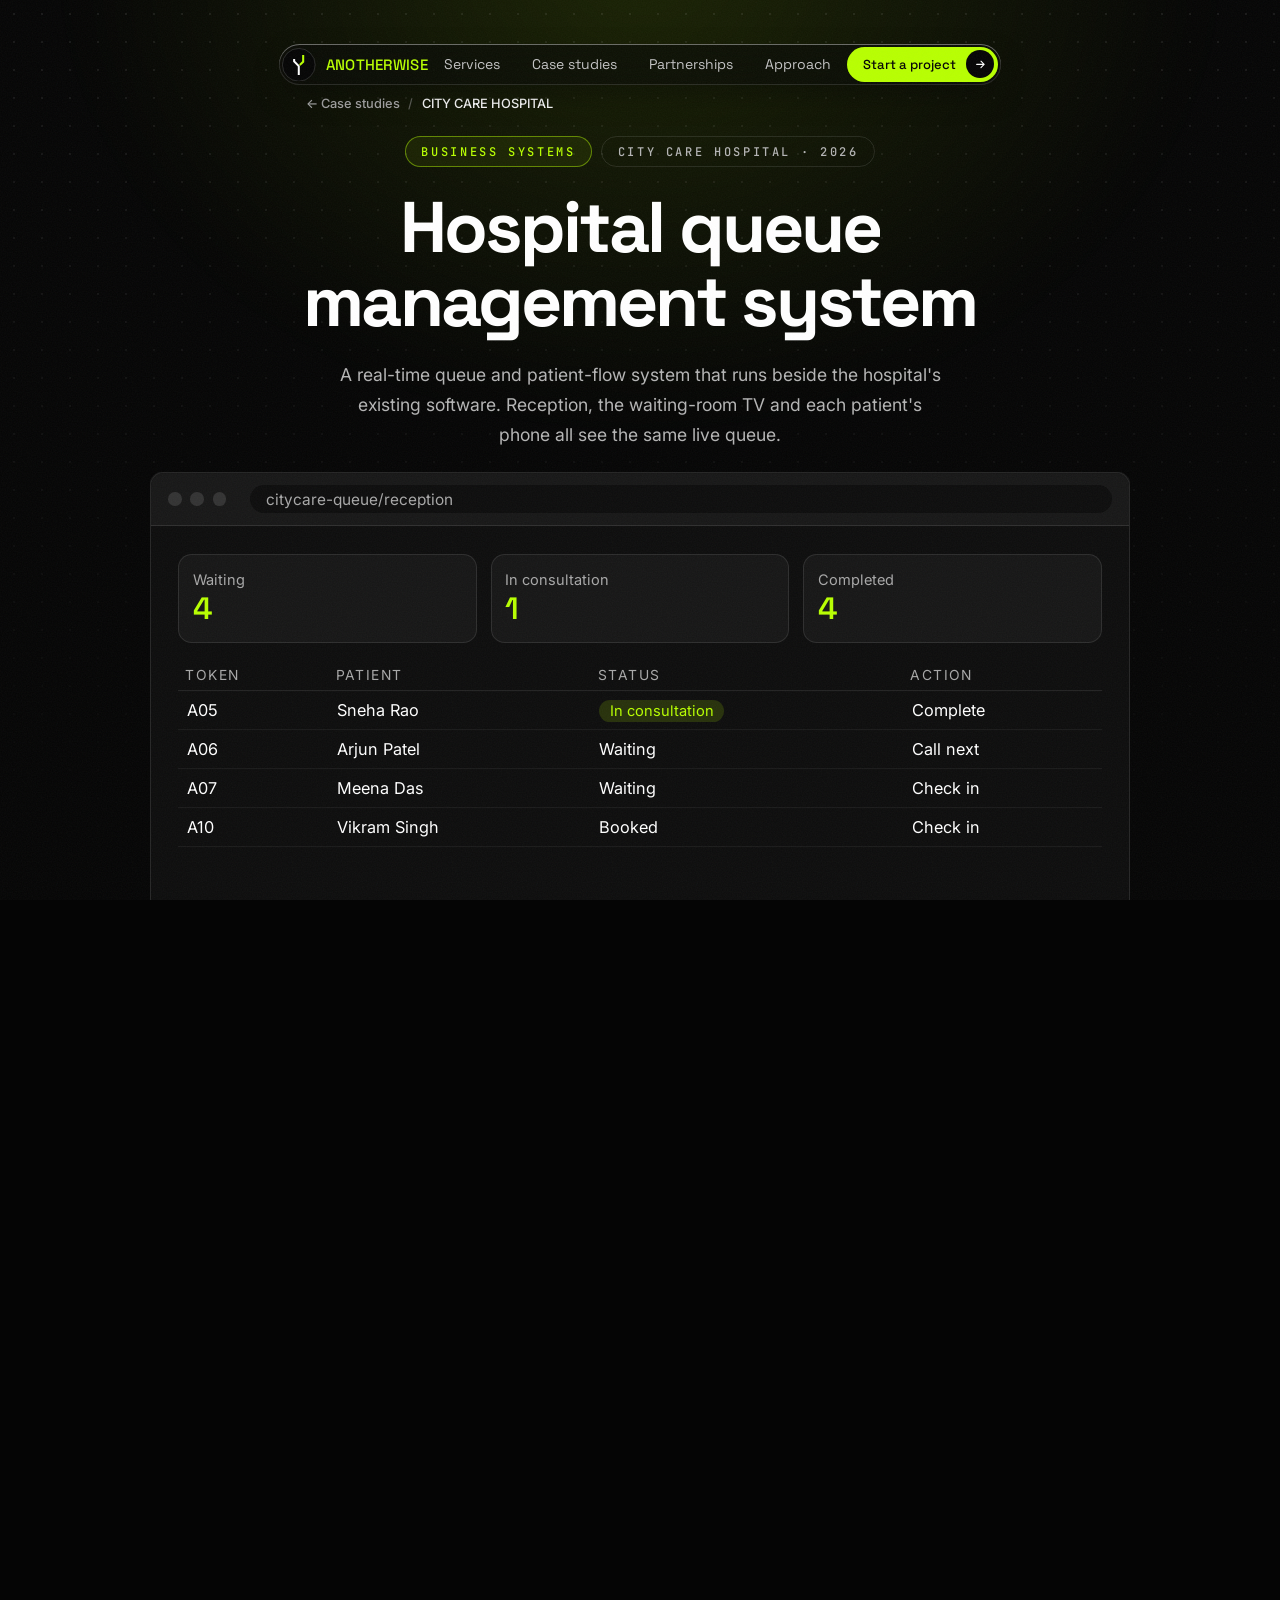
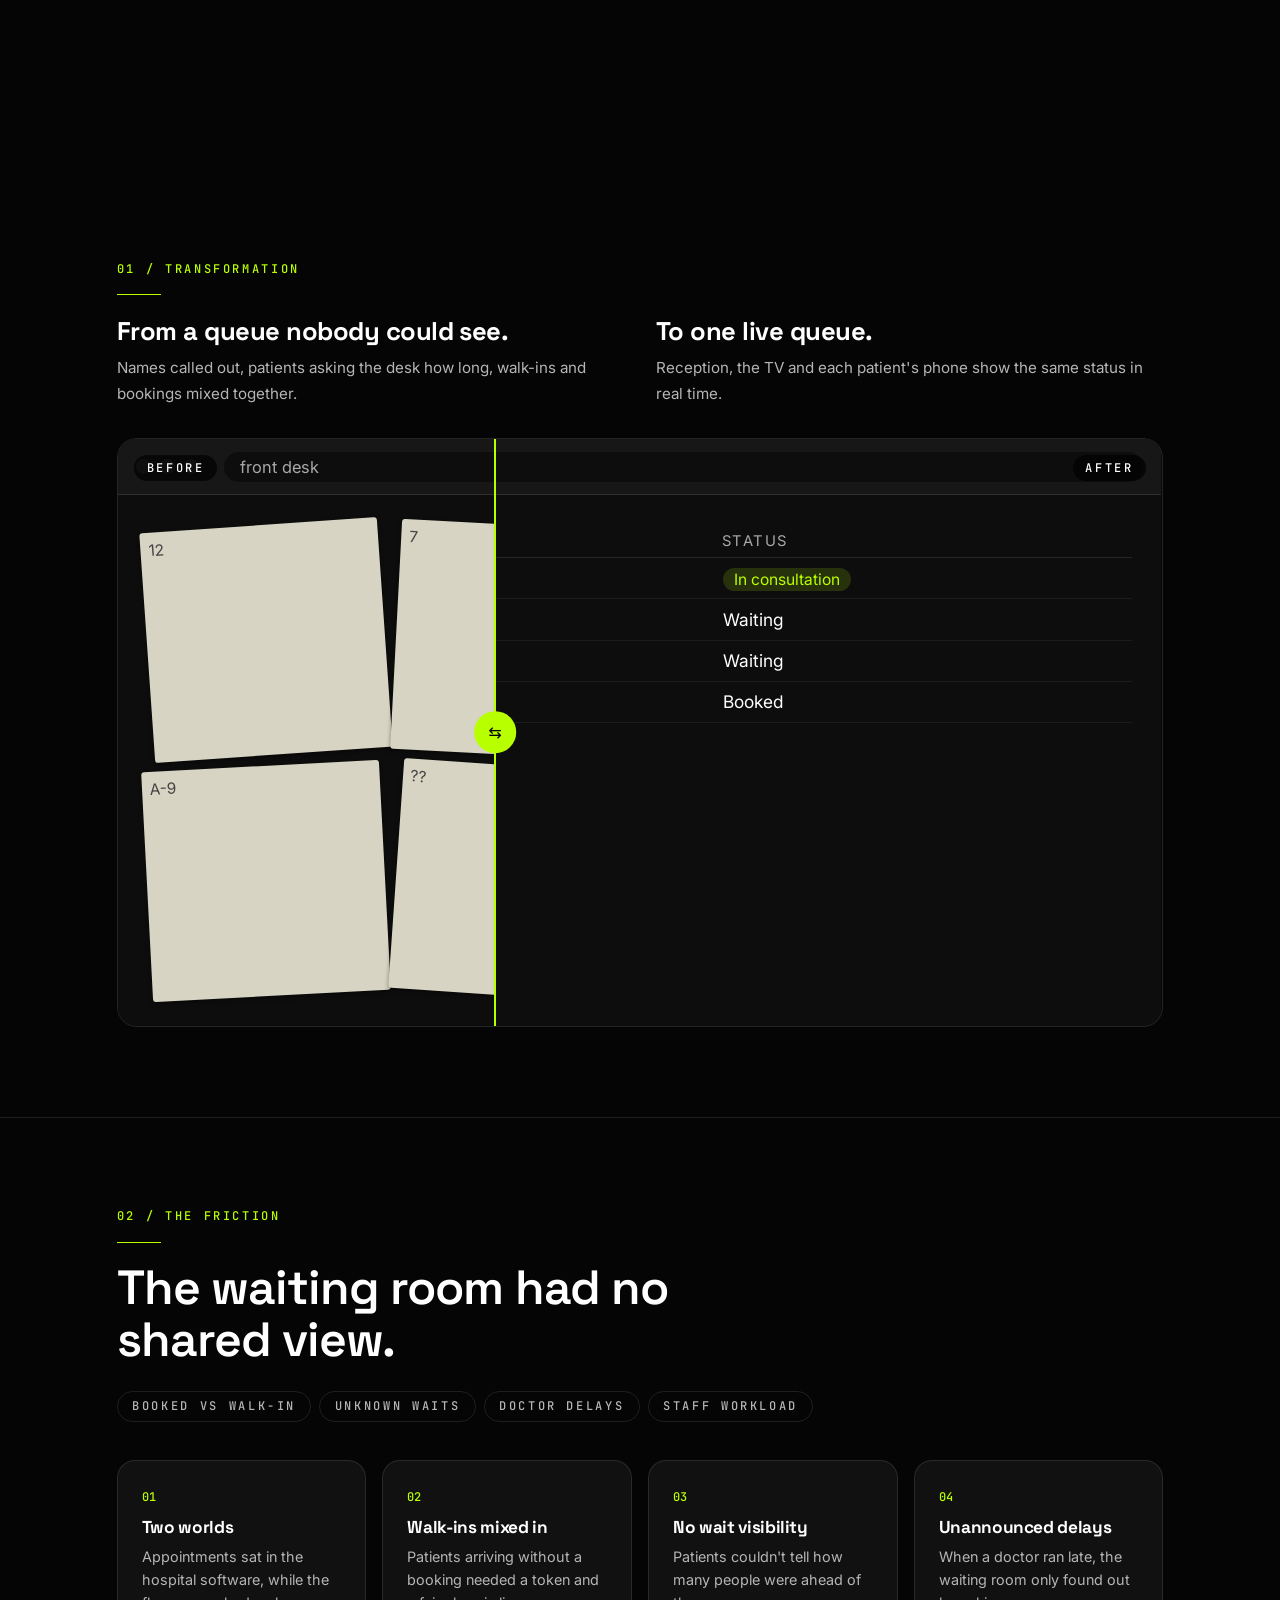
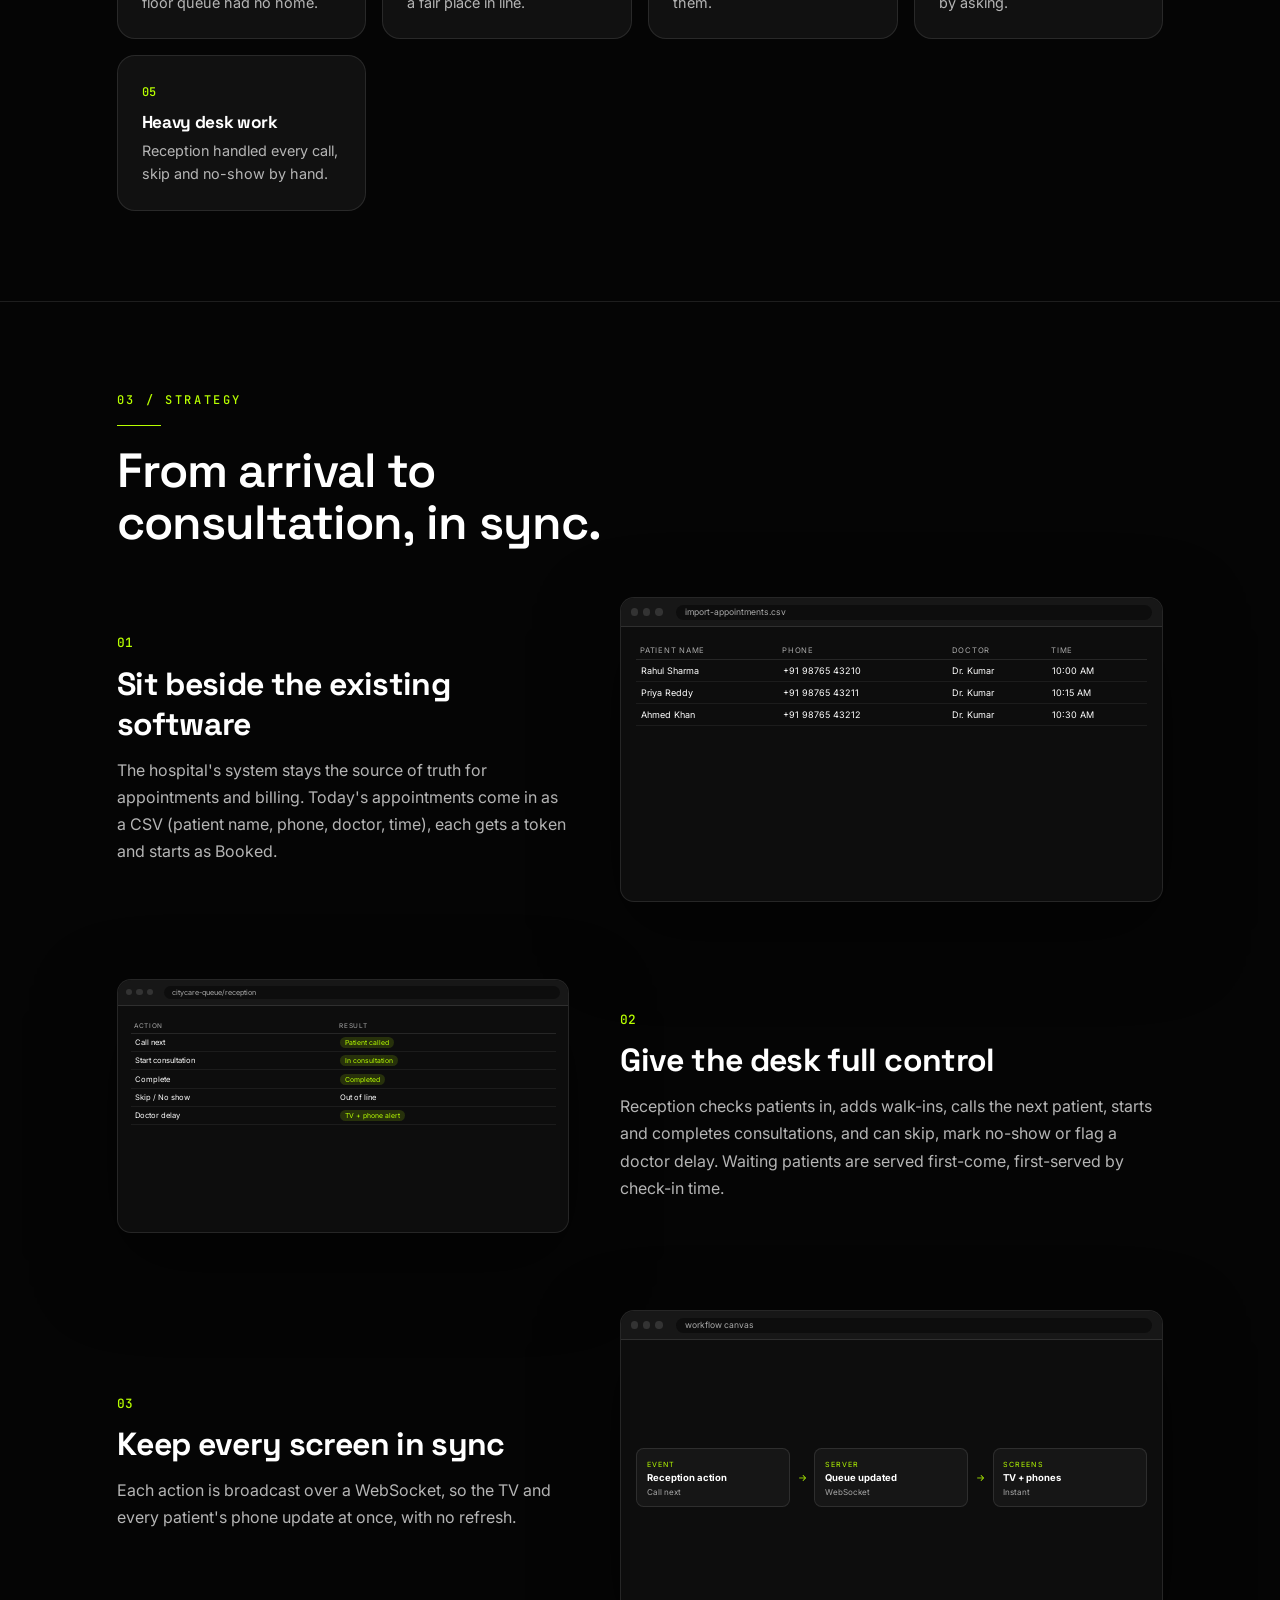
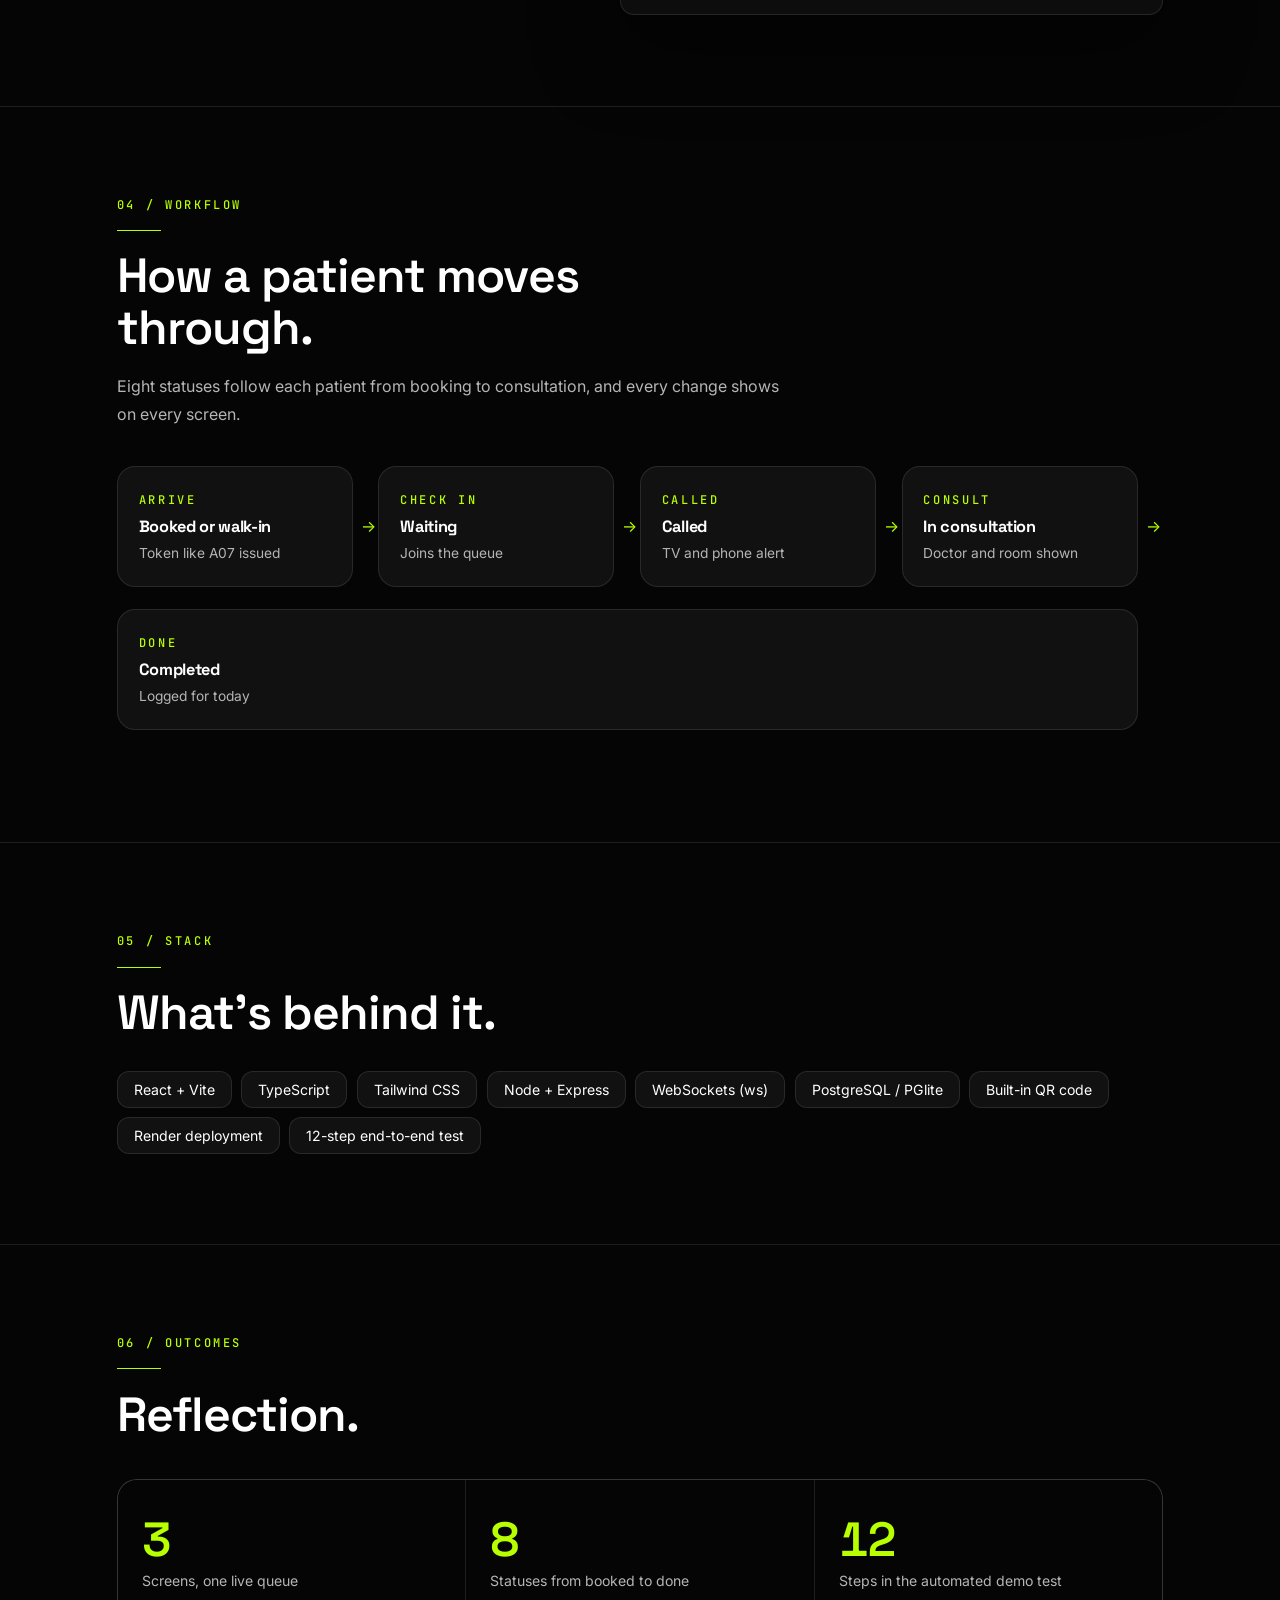
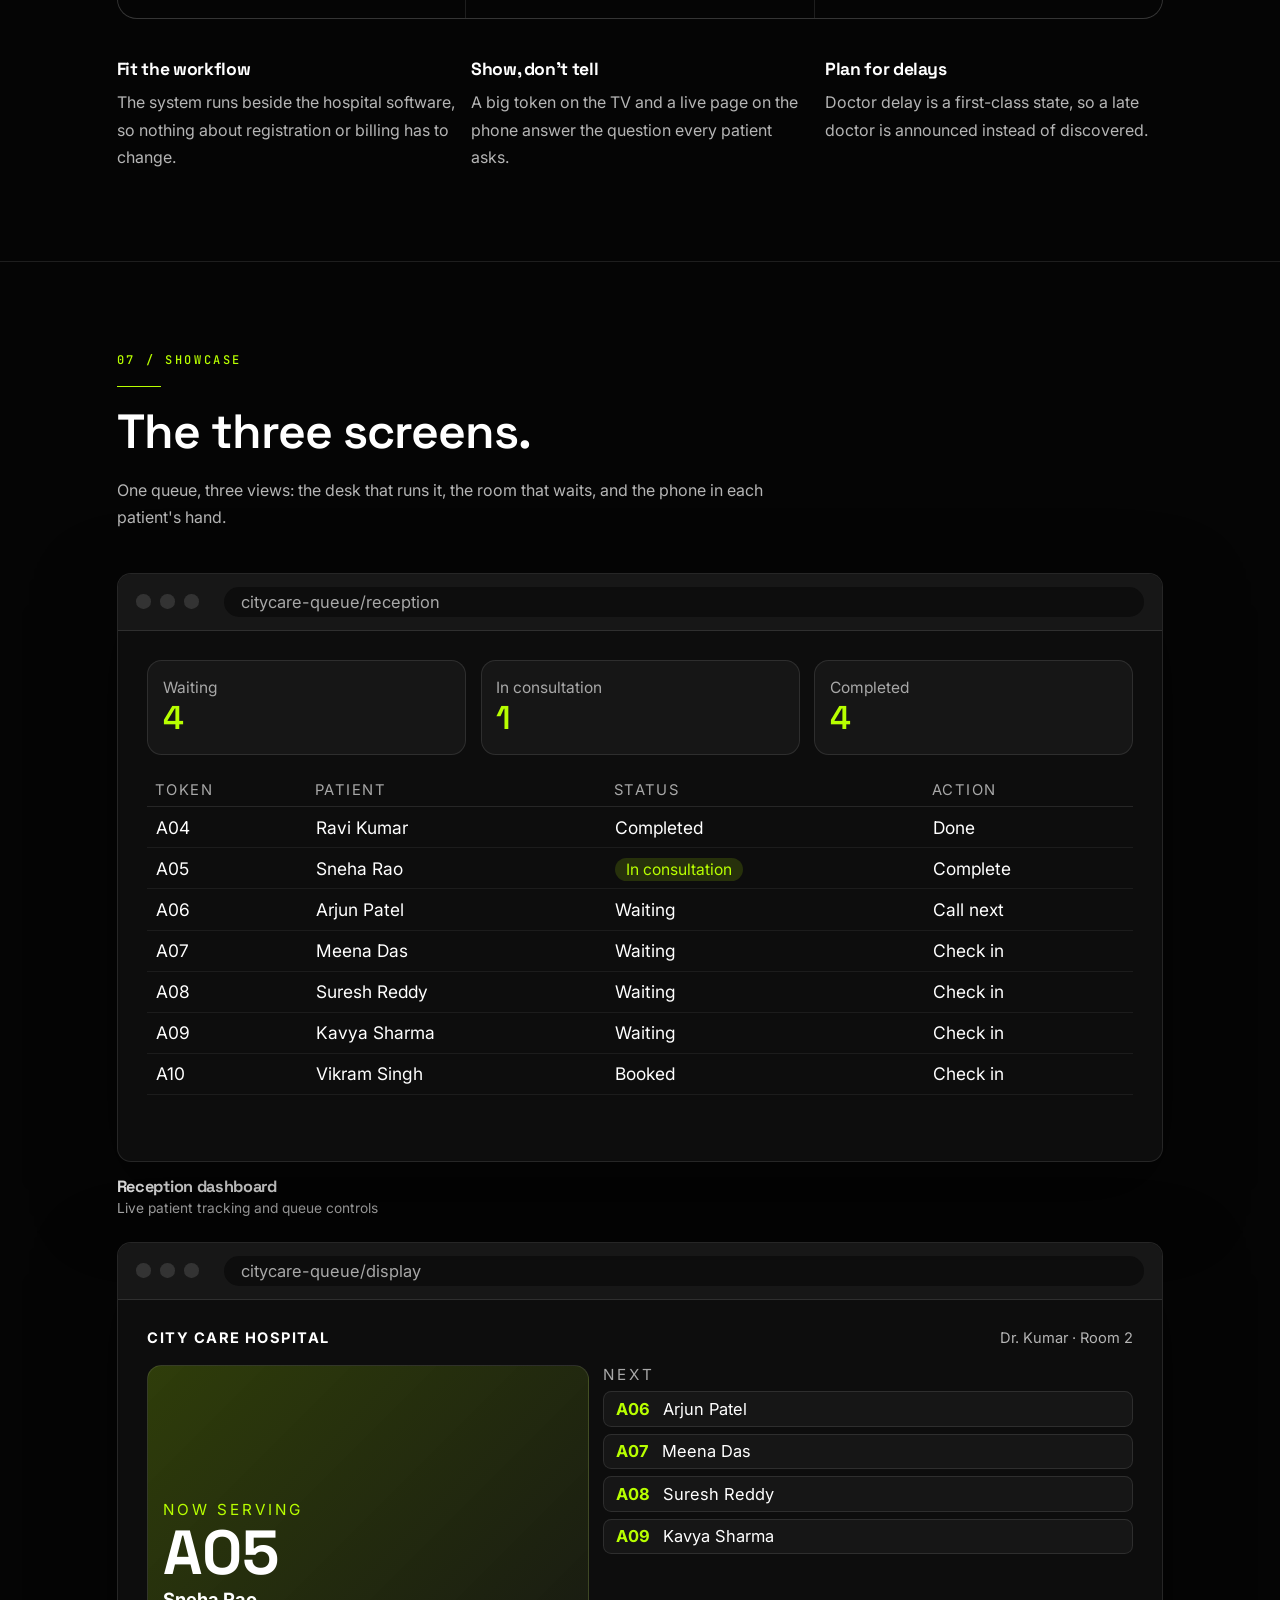
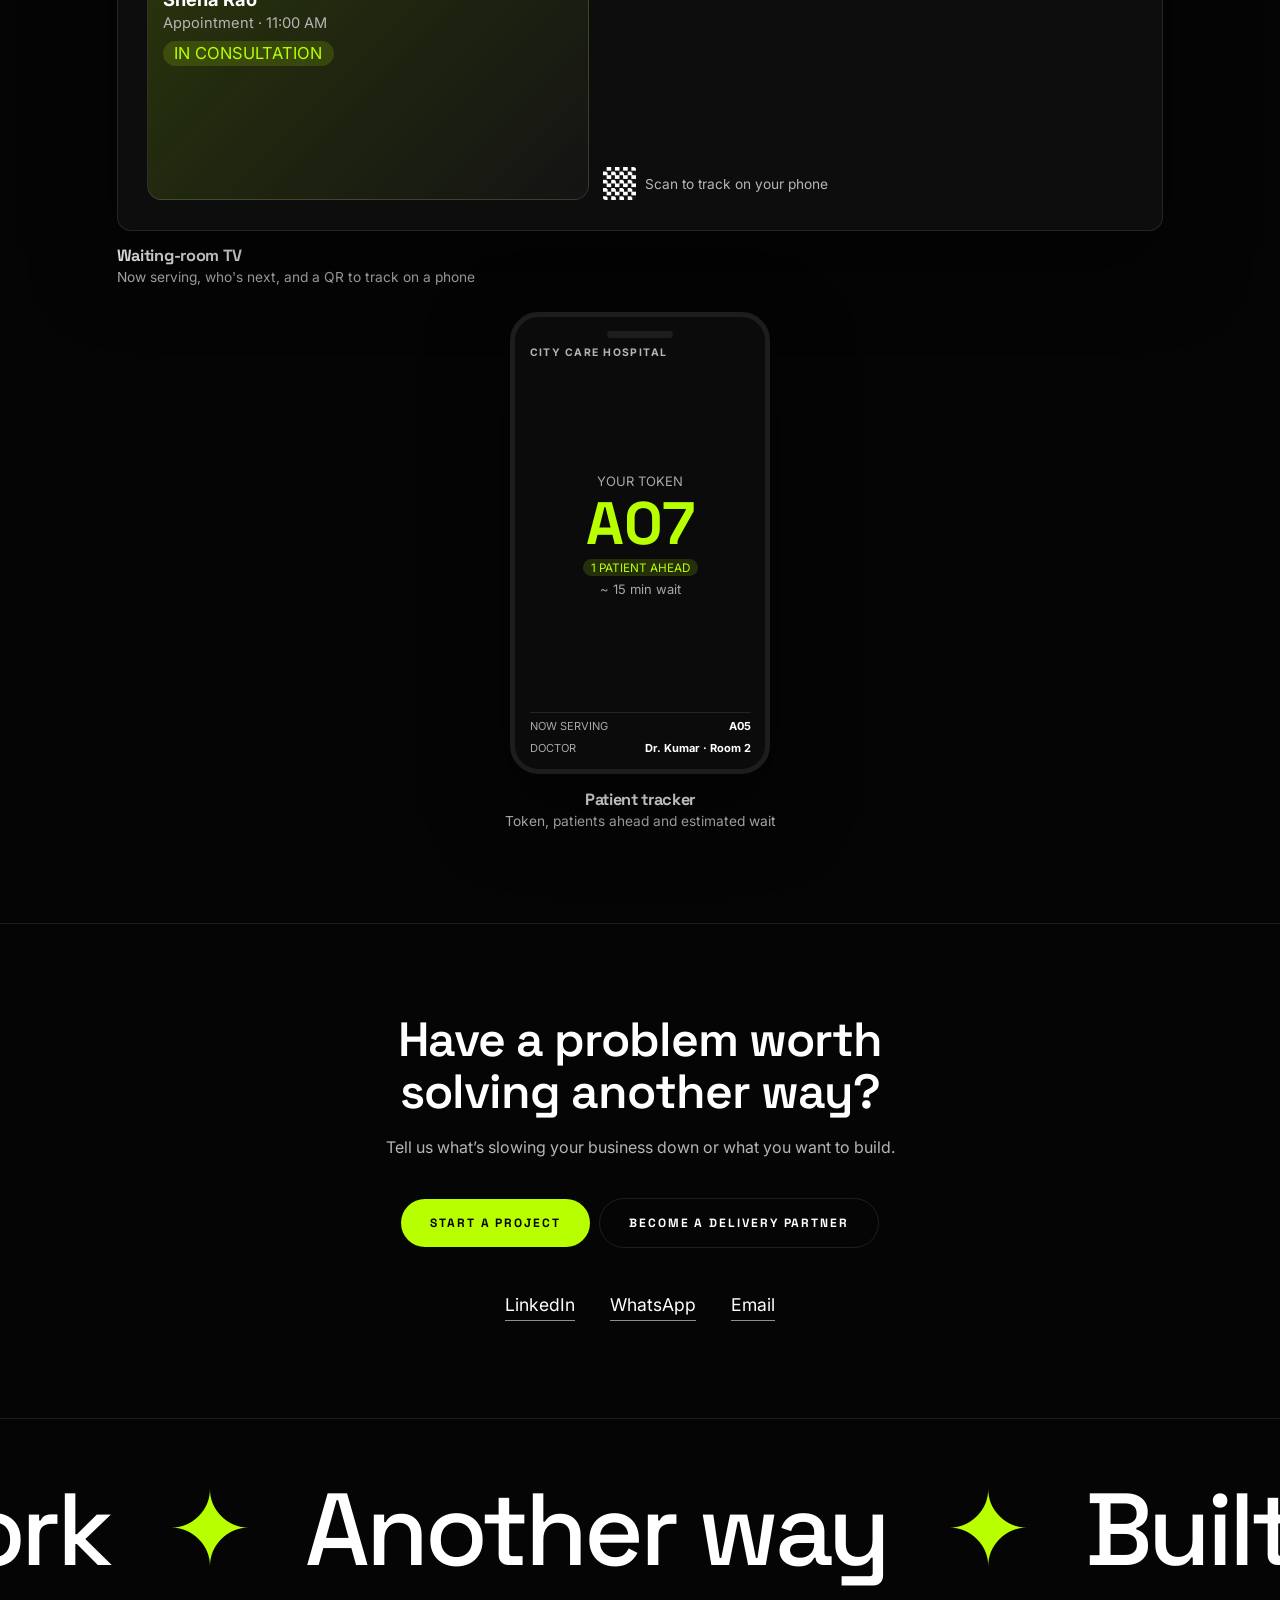
<file: casestudy3.html>
<!DOCTYPE html>
<html lang="en"><head><meta charset="utf-8"><meta name="viewport" content="width=device-width,initial-scale=1,viewport-fit=cover">
<!--SEO:start-->
<title>Hospital Queue Management System: City Care Case Study</title>
<meta name="description" content="A real-time patient queue system that runs beside the hospital’s software. Reception, the waiting-room TV and every patient’s phone see one live queue.">
<link rel="canonical" href="https://anotherwise.netlify.app/casestudy3.html">
<meta name="robots" content="index,follow,max-image-preview:large,max-snippet:-1">
<meta name="theme-color" content="#050505">
<meta name="application-name" content="Anotherwise">
<meta property="og:site_name" content="Anotherwise">
<meta property="og:type" content="website">
<meta property="og:locale" content="en_IN">
<meta property="og:title" content="Hospital Queue Management System: City Care Case Study">
<meta property="og:description" content="A real-time patient queue system that runs beside the hospital’s software. Reception, the waiting-room TV and every patient’s phone see one live queue.">
<meta property="og:url" content="https://anotherwise.netlify.app/casestudy3.html">
<meta property="og:image" content="https://anotherwise.netlify.app/og-image.png?v=202611230016">
<meta property="og:image:width" content="1200">
<meta property="og:image:height" content="630">
<meta property="og:image:alt" content="Anotherwise: Finding another way.">
<meta name="twitter:card" content="summary_large_image">
<meta name="twitter:title" content="Hospital Queue Management System: City Care Case Study">
<meta name="twitter:description" content="A real-time patient queue system that runs beside the hospital’s software. Reception, the waiting-room TV and every patient’s phone see one live queue.">
<meta name="twitter:image" content="https://anotherwise.netlify.app/og-image.png?v=202611230016">
<link rel="icon" href="/favicon.ico" sizes="any">
<link rel="icon" type="image/png" sizes="32x32" href="/icon-32.png">
<link rel="icon" type="image/png" sizes="192x192" href="/icon-192.png">
<link rel="apple-touch-icon" href="/apple-touch-icon.png">
<link rel="manifest" href="/site.webmanifest">
<script type="application/ld+json">{"@context":"https://schema.org","@graph":[{"@type":"Organization","@id":"https://anotherwise.netlify.app/#org","name":"Anotherwise","url":"https://anotherwise.netlify.app/"},{"@type":"WebSite","@id":"https://anotherwise.netlify.app/#website","url":"https://anotherwise.netlify.app/","name":"Anotherwise","publisher":{"@id":"https://anotherwise.netlify.app/#org"}},{"@type":"WebPage","@id":"https://anotherwise.netlify.app/casestudy3.html#page","url":"https://anotherwise.netlify.app/casestudy3.html","name":"Hospital Queue Management System · Concept Build","description":"Concept build: real-time hospital queue management with patient tokens, a reception dashboard, a waiting-room display and live phone tracking. Demo data.","inLanguage":"en-IN","isPartOf":{"@id":"https://anotherwise.netlify.app/#website"},"primaryImageOfPage":{"@type":"ImageObject","url":"https://anotherwise.netlify.app/og-image.png?v=202611230016"},"breadcrumb":{"@id":"https://anotherwise.netlify.app/casestudy3.html#crumbs"},"about":"Hospital Queue Management System","author":{"@id":"https://anotherwise.netlify.app/#org"}},{"@type":"BreadcrumbList","itemListElement":[{"@type":"ListItem","position":1,"name":"Home","item":"https://anotherwise.netlify.app/"},{"@type":"ListItem","position":2,"name":"Case studies","item":"https://anotherwise.netlify.app/#work"},{"@type":"ListItem","position":3,"name":"Hospital Queue Management System","item":"https://anotherwise.netlify.app/casestudy3.html"}],"@id":"https://anotherwise.netlify.app/casestudy3.html#crumbs"}]}</script>
<!--SEO:end-->
<link href="https://fonts.googleapis.com/css2?family=Inter:wght@300;400;500&family=JetBrains+Mono:wght@400;500&family=Space+Grotesk:wght@500;600;700&display=swap" rel="stylesheet">
<style>
:root{--bg:#050505;--sf:#111;--ln:rgba(255,255,255,.1);--ac:#B8FF00;--on:#050505;--mu:#A8A8A8;--so:#b5b5b5}
*{box-sizing:border-box}html{scroll-behavior:smooth}
body{margin:0;background:var(--bg);color:#fff;font-family:Inter,system-ui,sans-serif;-webkit-font-smoothing:antialiased}
a{color:inherit;text-decoration:none}h1,h2,h3,h4,h5{font-family:'Space Grotesk',sans-serif;letter-spacing:-.02em;margin:0}
p{color:var(--so);line-height:1.7;margin:0}.w{max-width:1200px;margin:0 auto;padding:0 6vw}
.mono{font:500 .75rem 'JetBrains Mono',monospace;letter-spacing:.22em;text-transform:uppercase}.lb{color:var(--ac);margin-bottom:1.1rem}
h2{font-size:clamp(1.8rem,4.2vw,3rem);line-height:1.08;font-weight:600;max-width:20ch}
section{padding:clamp(56px,10vh,104px) 0;border-top:1px solid var(--ln)}.in2{margin-top:1.2rem;max-width:42rem}
.rv{opacity:0;transform:translateY(22px);transition:.7s}.rv.in{opacity:1;transform:none}
@media(prefers-reduced-motion:reduce){.rv{opacity:1;transform:none}.mq div{animation:none!important}}
/* bar */
.bar{position:fixed;inset:0 0 auto;z-index:50;padding:calc(.8rem + env(safe-area-inset-top,0px)) 6vw .6rem;background:rgba(5,5,5,.78);backdrop-filter:blur(14px);-webkit-backdrop-filter:blur(14px)}
.bar .row{display:flex;justify-content:space-between;margin-bottom:.5rem}.bar .row a{font:600 .75rem 'Space Grotesk';letter-spacing:.18em;text-transform:uppercase;color:var(--so)}
.pct{font:500 .75rem 'JetBrains Mono';color:var(--ac)}.prog{position:absolute;left:0;bottom:0;height:2px;background:var(--ac);width:0}
.tabs{display:flex;gap:.4rem;overflow-x:auto;scrollbar-width:none}.tabs::-webkit-scrollbar{display:none}
.tabs a{flex:none;padding:.42rem .9rem;border:1px solid var(--ln);border-radius:99px;font:600 .75rem 'Space Grotesk';letter-spacing:.12em;text-transform:uppercase;color:var(--so)}
.tabs a.on{background:var(--ac);color:var(--on);border-color:var(--ac)}
/* hero */
.hero{padding:9.5rem 0 4rem;position:relative;overflow:hidden}.hero:before{content:"";position:absolute;top:-20%;right:-15%;width:60vw;height:60vw;background:radial-gradient(closest-side,rgba(184,255,0,.16),transparent);filter:blur(30px);z-index:-1}
.hg{display:grid;grid-template-columns:1.05fr 1fr;gap:3rem;align-items:center}
h1{font-size:clamp(2.3rem,6vw,4.6rem);line-height:1;font-weight:700;text-transform:uppercase}
.meta{display:grid;grid-template-columns:repeat(2,1fr);gap:1.2rem;margin-top:2.2rem;padding-top:1.4rem;border-top:1px solid var(--ln)}
.meta h4{font:400 .75rem 'JetBrains Mono';letter-spacing:.18em;text-transform:uppercase;color:var(--mu);margin-bottom:.3rem}.meta span{font-size:.92rem}
.mq{overflow:hidden;margin-top:3.2rem;border-block:1px solid var(--ln);padding:.85rem 0;color:var(--so);-webkit-mask-image:linear-gradient(90deg,transparent,#000 8%,#000 92%,transparent);mask-image:linear-gradient(90deg,transparent,#000 8%,#000 92%,transparent)}
.mq div{display:flex;gap:2.4rem;width:max-content;animation:m 28s linear infinite}.mq span:after{content:"✦";margin-left:2.4rem;color:var(--ac)}@keyframes m{to{transform:translateX(-50%)}}
@media(max-width:860px){.hg{grid-template-columns:1fr}}
/* kpi + results */
.kp{display:grid;grid-template-columns:repeat(auto-fit,minmax(190px,1fr));gap:1px;background:var(--ln);border:1px solid var(--ln);border-radius:20px;overflow:hidden;margin-top:2.4rem}
.kp div{background:var(--bg);padding:1.8rem 1.5rem}.kp b{display:block;font:600 clamp(2rem,4.2vw,3rem) 'Space Grotesk';color:var(--ac);letter-spacing:-.03em}.kp span{color:var(--so);font-size:.88rem}
/* overview */
.ov{display:grid;grid-template-columns:repeat(3,1fr);gap:1px;background:var(--ln);border:1px solid var(--ln);border-radius:20px;overflow:hidden}
.ov div{background:var(--bg);padding:2rem}.ov h3{font-size:1.25rem;margin:.7rem 0}@media(max-width:800px){.ov{grid-template-columns:1fr}}
/* cards */
.cd{display:grid;grid-template-columns:repeat(auto-fit,minmax(240px,1fr));gap:1rem;margin-top:2.4rem}
.c{background:var(--sf);border:1px solid var(--ln);border-radius:18px;padding:1.5rem;transition:.25s}.c:hover{border-color:rgba(184,255,0,.5);transform:translateY(-3px)}
.c .n{color:var(--ac);font:500 .75rem 'JetBrains Mono'}.c h3{font-size:1.08rem;margin:.7rem 0 .4rem}.c p{font-size:.9rem;line-height:1.6}
.ch{display:flex;flex-wrap:wrap;gap:.5rem;margin-top:1.6rem}.ch span{padding:.4rem .9rem;border:1px solid var(--ln);border-radius:99px;color:var(--so)}
/* steps */
.st{display:grid;gap:clamp(2.5rem,6vw,5rem);margin-top:3rem}.s{display:grid;grid-template-columns:1fr 1.2fr;gap:clamp(1.5rem,4vw,4rem);align-items:center}
.s:nth-child(even) .t{order:2}.s .n{color:var(--ac);font:500 .8rem 'JetBrains Mono';margin-bottom:.8rem}.s h3{font-size:clamp(1.3rem,2.6vw,2rem);margin-bottom:.8rem}
@media(max-width:760px){.s{grid-template-columns:1fr}.s:nth-child(even) .t{order:0}}
/* flow / chat layout */
.fl{display:flex;flex-wrap:wrap;margin-top:2.4rem}.nd{flex:1 1 190px;background:var(--sf);border:1px solid var(--ln);border-radius:18px;padding:1.3rem;position:relative;margin:0 1.6rem 1.4rem 0}
.nd:not(:last-child):after{content:"→";position:absolute;right:-1.5rem;top:50%;translate:0 -50%;color:var(--ac)}.nd h3{font-size:1.02rem;margin:.5rem 0 .3rem}.nd p{font-size:.86rem}
@media(max-width:700px){.nd{margin-right:0}.nd:not(:last-child):after{content:"↓";right:auto;left:50%;top:auto;bottom:-1.5rem;translate:-50% 0}}
.sp{display:grid;grid-template-columns:1fr 1fr;gap:clamp(1.5rem,4vw,4rem);align-items:center}@media(max-width:800px){.sp{grid-template-columns:1fr}}
/* compare */
.th{display:grid;grid-template-columns:1fr 1fr;gap:2rem;margin-bottom:2rem}.th h3{font-size:clamp(1.1rem,2.2vw,1.6rem)}.th p{margin-top:.5rem;font-size:.95rem}@media(max-width:700px){.th{grid-template-columns:1fr}}
.cmp{position:relative;border-radius:20px;overflow:hidden;border:1px solid var(--ln);--p:50%;aspect-ratio:16/9;container-type:inline-size;background:#0b0b0b}.cmp>.v{position:absolute;inset:0;border:0}.cmp .bw{height:100%;border-radius:0;border:0}
.cmp .b{clip-path:inset(0 calc(100% - var(--p)) 0 0)}.cmp .tg{position:absolute;top:1rem;z-index:3;background:rgba(0,0,0,.7);padding:.3rem .8rem;border-radius:99px}.tl{left:1rem}.tr{right:1rem}
.cmp .kn{position:absolute;top:0;bottom:0;left:var(--p);width:2px;background:var(--ac);z-index:3;pointer-events:none}.cmp .kn:after{content:"⇆";position:absolute;top:50%;left:50%;translate:-50% -50%;width:2.6rem;height:2.6rem;border-radius:50%;background:var(--ac);color:var(--on);display:grid;place-items:center}
.cmp input{position:absolute;inset:0;width:100%;height:100%;opacity:0;cursor:ew-resize;z-index:4;margin:0}
/* foundation */
.fd{display:grid;gap:1rem;margin-top:2.2rem;grid-template-columns:repeat(auto-fit,minmax(230px,1fr))}.sw{border-radius:18px;padding:1.3rem;min-height:160px;display:flex;flex-direction:column;justify-content:flex-end;border:1px solid var(--ln)}.sw small{font:500 .75rem 'JetBrains Mono';letter-spacing:.1em;text-transform:uppercase;opacity:.75;margin-top:.3rem}
.ty{background:var(--sf);border:1px solid var(--ln);border-radius:18px;padding:1.3rem}.ty .aa{font-size:3rem;line-height:1;margin-bottom:.6rem}.ty p{font-size:.86rem}
.stk{display:flex;flex-wrap:wrap;gap:.6rem;margin-top:2rem}.stk span{padding:.55rem 1rem;border-radius:12px;background:var(--sf);border:1px solid var(--ln);font-size:.88rem}
.b1,.b2{display:inline-block;padding:.65rem 1.2rem;border-radius:99px;font-size:.85rem;font-weight:500;margin:1.2rem .6rem 0 0}.b1{background:var(--ac);color:var(--on)}.b2{border:1px solid var(--ln)}
/* showcase */
.sh{display:grid;grid-template-columns:repeat(12,1fr);gap:1.4rem;margin-top:2.6rem;align-items:end}.fr{grid-column:span 12;margin:0}.fr.tablet{grid-column:span 5}.fr.mobile{grid-column:span 3}.fr.half{grid-column:span 6}.fr.trkc{grid-column:span 12;text-align:center}.fr.trkc .pf{max-width:260px;margin-inline:auto;aspect-ratio:9/16;font-size:13px;text-align:left}.fr.square{grid-column:span 4}
.fr h3{font-size:1.02rem;margin-top:.9rem}.fr p{font-size:.86rem}@media(max-width:800px){.fr.tablet,.fr.mobile,.fr.square{grid-column:span 6}.fr.half{grid-column:span 12}}
blockquote{margin:3rem 0 0;max-width:46rem}blockquote p{font:500 clamp(1.3rem,2.8vw,2rem)/1.3 'Space Grotesk';color:#fff}blockquote cite{display:block;margin-top:1.2rem;font-style:normal;color:var(--mu);font-size:.9rem}
/* cta */
.cta{text-align:center}.cta h2{margin:0 auto 2rem;max-width:16ch}.btn{display:inline-block;background:var(--ac);color:var(--on);font:700 .75rem 'Space Grotesk';letter-spacing:.16em;text-transform:uppercase;padding:1rem 1.8rem;border-radius:99px;margin:.3rem}.btn.g{background:none;color:#fff;border:1px solid var(--ln)}
.nx{display:flex;justify-content:space-between;align-items:center;gap:1rem;padding:1.5rem;border:1px solid var(--ln);border-radius:18px;margin-top:3rem;text-align:left}.nx:hover{border-color:var(--ac)}.nx h3{font-size:1.2rem;margin-top:.3rem}
footer{padding:2rem 0;border-top:1px solid var(--ln);color:var(--mu);font-size:.8rem}footer .w{display:flex;justify-content:space-between;flex-wrap:wrap;gap:1rem}
/* ===== hero A: centered stage ===== */
.hero{padding:8.5rem 0 3rem;text-align:center}.hero:before{top:-35%;left:50%;right:auto;translate:-50% 0;width:90vw;height:70vw;background:radial-gradient(closest-side,rgba(184,255,0,.12),transparent)}
.hero:after{content:"";position:absolute;inset:0;z-index:-1;background-image:radial-gradient(rgba(255,255,255,.08) 1px,transparent 1px);background-size:28px 28px;-webkit-mask-image:linear-gradient(#000,transparent 70%);mask-image:linear-gradient(#000,transparent 70%)}
.hc{max-width:54rem;margin:0 auto}
.pr{display:flex;justify-content:center;flex-wrap:wrap;gap:.6rem;margin-bottom:1.5rem}.pr span{padding:.42rem .95rem;border-radius:99px;border:1px solid var(--ln);color:var(--so)}.pr span:first-child{border-color:rgba(184,255,0,.45);color:var(--ac);background:rgba(184,255,0,.07)}
h1{font-size:clamp(2.3rem,5.6vw,4.6rem);text-transform:none;line-height:1.03;letter-spacing:-.04em;max-width:18ch;margin:0 auto}
.hero .in2{font-size:1.1rem;margin:1.3rem auto 0;max-width:38rem}.c2{display:flex;justify-content:center;flex-wrap:wrap;gap:.4rem;margin-top:1.8rem}.c2 .btn{margin:0}
.stage2{position:relative;max-width:980px;margin:3.4rem auto 0}.stage2:before{content:"";position:absolute;inset:10% 6%;background:radial-gradient(closest-side,rgba(184,255,0,.22),transparent);filter:blur(45px);z-index:0}
.stage2 .sm{position:relative;z-index:2;text-align:left}.stage2 .bw{aspect-ratio:2/1;box-shadow:0 40px 100px rgba(0,0,0,.65),0 0 0 1px rgba(255,255,255,.07)}
.stage2.ph .sm{max-width:280px;margin:0 auto}.stage2.ph .pf{aspect-ratio:9/15}.stage2.ph .pf{box-shadow:0 40px 100px rgba(0,0,0,.7),0 0 0 1px rgba(255,255,255,.08)}
.sl,.sr{position:absolute;width:45%;z-index:1;text-align:left;opacity:.92}.sl{left:0;top:12%}.sr{right:0;top:34%}.sl .bw,.sr .bw{aspect-ratio:16/10}
.fc{position:absolute;z-index:4;text-align:left;background:rgba(20,20,20,.84);backdrop-filter:blur(14px);-webkit-backdrop-filter:blur(14px);border:1px solid rgba(255,255,255,.14);border-radius:16px;padding:.85rem 1.2rem;box-shadow:0 20px 50px rgba(0,0,0,.55);animation:fl 6s ease-in-out infinite}
.fc b{display:block;font:600 1.7rem 'Space Grotesk';color:var(--ac);letter-spacing:-.03em;line-height:1.1}.fc span{font-size:.78rem;color:var(--so)}.fc.a{left:-2.5%;top:10%}.fc.b{right:-2.5%;bottom:8%;animation-delay:-3s}
@keyframes fl{50%{transform:translateY(-8px)}}@media(prefers-reduced-motion:reduce){.fc{animation:none}}
.meta4{display:grid;grid-template-columns:repeat(4,1fr);margin:3.2rem auto 0;max-width:980px;border-top:1px solid var(--ln);text-align:left}
.meta4 div{padding:1.3rem 1.2rem;border-left:1px solid var(--ln)}.meta4 div:first-child{border-left:0;padding-left:0}.meta4 h4{font:400 .75rem 'JetBrains Mono';letter-spacing:.18em;text-transform:uppercase;color:var(--mu);margin-bottom:.4rem}.meta4 span{font-size:.95rem}
@media(max-width:760px){.sl,.sr{display:none}.fc{padding:.6rem .9rem}.fc b{font-size:1.2rem}.fc.a{left:0}.fc.b{right:0}.meta4{grid-template-columns:1fr 1fr}.meta4 div:nth-child(3){border-left:0;padding-left:0}.stage2 .bw{aspect-ratio:4/3}}
/* ===== built-in mock visuals (no images needed) ===== */
.v{container-type:inline-size;width:100%}
.bw{border:1px solid var(--ln);border-radius:14px;overflow:hidden;background:#0d0d0d;font-size:max(8px,1.75cqw);display:flex;flex-direction:column;aspect-ratio:16/9;box-shadow:0 30px 80px rgba(0,0,0,.5)}
.tablet .bw{aspect-ratio:4/3}.bt{display:flex;align-items:center;gap:.5em;padding:.7em 1em;background:#171717;border-bottom:1px solid var(--ln)}
.bt i{width:.8em;height:.8em;border-radius:50%;background:#333}.bt em{margin-left:1em;flex:1;font-style:normal;background:#0d0d0d;border-radius:99px;padding:.3em 1em;color:var(--mu);font-size:.9em}
.bb{flex:1;padding:1.6em;display:flex;flex-direction:column;gap:1em;overflow:hidden;min-height:0}
.pf{border:5px solid #1d1d1d;border-radius:2.2em;background:#0b0b0b;aspect-ratio:9/18.5;font-size:4.2cqw;padding:1.1em;display:flex;flex-direction:column;gap:.6em;overflow:hidden;position:relative;box-shadow:0 30px 80px rgba(0,0,0,.5)}
.pf:before{content:"";align-self:center;width:30%;height:.5em;background:#1d1d1d;border-radius:9px;flex:none}
.mh{padding:1.6em;border-radius:1em;background:linear-gradient(135deg,rgba(184,255,0,.18),#141414);display:flex;flex-direction:column;gap:.6em;align-items:flex-start}.mh small{color:var(--ac);letter-spacing:.2em;font-size:.8em}.mh b{font:600 2.1em/1.05 'Space Grotesk';max-width:14ch}.mh p{font-size:1em;line-height:1.4;max-width:30ch}
.mb{background:var(--ac);color:var(--on);padding:.5em 1.1em;border-radius:99px;font-weight:600}.g3{display:grid;grid-template-columns:repeat(3,1fr);gap:.8em}.g3 div{background:#161616;border:1px solid var(--ln);border-radius:.8em;padding:.8em;display:flex;flex-direction:column;gap:.5em}.g3 s{height:3.2em;border-radius:.5em;background:linear-gradient(135deg,#2a2a2a,#171717)}.g3 b{font-size:.95em}.g3 span{color:var(--mu);font-size:.85em}
.ol{background:#e9e9e4;color:#333;border-radius:.6em;padding:1em;display:flex;flex-direction:column;gap:.5em;flex:1}.ol u{color:#1a4fb4;font-size:1em}.ol i{display:block;height:.6em;background:#bdbdb5;border-radius:3px}.ol .bl{color:#1a4fb4;font-size:.9em;text-decoration:underline}
.fi{background:#161616;border:1px solid var(--ln);border-radius:.6em;padding:.7em .9em;color:var(--mu);font-size:.95em}.fi.f{border-color:var(--ac);color:#fff}.fb{background:var(--ac);color:var(--on);text-align:center;border-radius:99px;padding:.7em;font-weight:700}
.tb{width:100%;border-collapse:collapse;font-size:.95em}.tb th{text-align:left;color:var(--mu);font-weight:400;padding:.5em;border-bottom:1px solid var(--ln);font-size:.85em;letter-spacing:.1em;text-transform:uppercase}.tb td{padding:.55em .5em;border-bottom:1px solid #1c1c1c}.pl{background:rgba(184,255,0,.15);color:var(--ac);padding:.15em .7em;border-radius:99px;font-size:.9em}.pl.r{background:rgba(255,90,90,.15);color:#ff7a7a}
.kr{display:grid;grid-template-columns:repeat(3,1fr);gap:.8em}.kr div{background:#161616;border:1px solid var(--ln);border-radius:.8em;padding:.8em}.kr small{color:var(--mu);font-size:.85em}.kr b{display:block;font:600 1.8em 'Space Grotesk';color:var(--ac)}
.br{display:flex;align-items:flex-end;gap:.5em;flex:1;min-height:5em;background:#121212;border-radius:.8em;padding:.8em}.br i{flex:1;background:linear-gradient(var(--ac),rgba(184,255,0,.2));border-radius:.3em .3em 0 0}
.fu{display:flex;flex-direction:column;gap:.5em}.fu div{background:linear-gradient(90deg,var(--ac),rgba(184,255,0,.3));color:var(--on);padding:.6em 1em;border-radius:.5em;font-weight:600;font-size:.95em;display:flex;justify-content:space-between}
.fw{display:flex;align-items:center;gap:.8em;flex:1}.fw div{flex:1;background:#161616;border:1px solid var(--ln);border-radius:.8em;padding:1em;position:relative}.fw small{color:var(--ac);font-size:.75em;letter-spacing:.15em}.fw b{display:block;margin:.3em 0;font-size:1em}.fw span{color:var(--mu);font-size:.85em}.fw em{color:var(--ac);font-style:normal}
.cl{display:grid;grid-template-columns:repeat(7,1fr);gap:.5em;flex:1}.cl div{background:#141414;border-radius:.5em;padding:.5em;display:flex;flex-direction:column;gap:.4em;font-size:.9em}.cl small{color:var(--mu)}.cl i{font-style:normal;background:rgba(184,255,0,.15);color:var(--ac);border-radius:.3em;padding:.3em .4em;font-size:.85em}.cl i.o{background:#222;color:var(--so)}
.rl{flex:1;border-radius:1em;background:linear-gradient(160deg,rgba(184,255,0,.35),#1a1a1a 55%,#0b0b0b);position:relative;display:flex;flex-direction:column;justify-content:flex-end;padding:.9em}.rl .pp{position:absolute;inset:0;display:grid;place-items:center;font-size:2.4em;opacity:.85}.rl b{font-size:.95em}.rl span{color:var(--so);font-size:.85em}.rl .sd{position:absolute;right:.7em;bottom:4em;text-align:center;line-height:1.7}
.fd9{display:grid;grid-template-columns:repeat(3,1fr);gap:.3em;flex:1}.fd9 i{border-radius:.3em;background:linear-gradient(135deg,rgba(184,255,0,.3),#1a1a1a)}.fd9 i:nth-child(3n+2){background:linear-gradient(135deg,#2c2c2c,#111)}.fd9 i:nth-child(4n){background:linear-gradient(200deg,rgba(184,255,0,.55),#161616)}
.po{aspect-ratio:1;border-radius:1em;background:linear-gradient(135deg,rgba(184,255,0,.35),#151515 60%);padding:1.4em;display:flex;flex-direction:column;justify-content:flex-end;font-size:max(9px,4.4cqw);border:1px solid var(--ln)}.po b{font:600 1.5em/1.1 'Space Grotesk';max-width:12ch}.po span{color:var(--so);font-size:.8em;margin-top:.4em}
.m{max-width:84%;padding:.6em .9em;border-radius:1em;line-height:1.4}.m.u{background:#1c1c1c;align-self:flex-start;border-bottom-left-radius:.2em}.m.b{background:var(--ac);color:var(--on);align-self:flex-end;border-bottom-right-radius:.2em}
.qt{background:#161616;border:1px dashed rgba(184,255,0,.5);border-radius:.8em;padding:.8em;font-size:.9em;align-self:flex-end;max-width:90%}
.tk{flex:1;display:flex;flex-direction:column;align-items:center;justify-content:center;text-align:center;gap:.4em}.tk b{font:700 4.6em/1 'Space Grotesk';color:var(--ac)}
.pp9{display:grid;grid-template-columns:repeat(4,1fr);gap:.6em;flex:1}.pp9 i{background:#d8d4c4;transform:rotate(var(--r));border-radius:.2em;padding:.5em;font-style:normal;color:#444;font-size:.85em;box-shadow:0 2px 4px rgba(0,0,0,.4)}

/* ===== site nav (fixed, document level) ===== */
html{scroll-behavior:smooth;scroll-padding-top:5.5rem}
@media(prefers-reduced-motion:reduce){html{scroll-behavior:auto}}
html.aw-lock,html.aw-lock body{overflow:hidden}
.aw-nav{position:fixed;top:0;left:0;right:0;z-index:1000;padding:calc(1.25rem + env(safe-area-inset-top,0px)) 1rem 0;pointer-events:none;font-family:'Space Grotesk',system-ui,sans-serif}
.aw-pill{pointer-events:auto;max-width:44rem;margin:0 auto;display:flex;align-items:center;justify-content:space-between;gap:1rem;padding:.2rem .2rem .2rem 1.1rem;border-radius:999px;background:rgba(10,10,10,.58);-webkit-backdrop-filter:blur(26px) saturate(180%);backdrop-filter:blur(26px) saturate(180%);box-shadow:inset 0 1px 0 rgba(255,255,255,.3),inset 0 0 0 1px rgba(255,255,255,.12),0 12px 32px -10px rgba(0,0,0,.55)}
.aw-logo{font-weight:500;font-size:.9375rem;letter-spacing:.02em;color:#fff;text-decoration:none}
.aw-links{display:flex;align-items:center;gap:2rem}
.aw-links a{font-weight:400;font-size:.875rem;letter-spacing:0;color:#c4c4c4;text-decoration:none;transition:color .2s}
.aw-links a:hover,.aw-links a.is-active{color:#B8FF00}
.aw-cta{display:flex;align-items:center;gap:.65rem;background:#B8FF00;color:#050505;font-weight:500;font-size:.8125rem;letter-spacing:0;text-decoration:none;border-radius:999px;padding:.2rem .2rem .2rem 1rem;transition:filter .2s}
.aw-cta:hover{filter:brightness(1.08)}
.aw-cta .ar{width:1.75rem;height:1.75rem;border-radius:50%;background:#050505;display:grid;place-items:center;transition:transform .2s}
.aw-cta:hover .ar{transform:translateX(2px)}
.aw-cta svg{width:.8rem;height:.8rem;stroke:#fff;fill:none;stroke-width:2;stroke-linecap:round;stroke-linejoin:round}
.aw-end{display:none;align-items:center;gap:.4rem}
.aw-go{width:2.25rem;height:2.25rem;border-radius:50%;background:#B8FF00;display:grid;place-items:center;text-decoration:none;transition:transform .3s cubic-bezier(.16,1,.3,1),opacity .2s,filter .2s}
.aw-go:hover{filter:brightness(1.08)}
.aw-go svg{width:.9rem;height:.9rem;stroke:#050505;fill:none;stroke-width:2.2;stroke-linecap:round;stroke-linejoin:round}
html.aw-lock .aw-go{opacity:0;transform:scale(.6);pointer-events:none}
.aw-burger{display:none;width:2.25rem;height:2.25rem;border-radius:50%;border:1px solid rgba(255,255,255,.16);background:rgba(255,255,255,.07);cursor:pointer;position:relative;padding:0;transition:background .25s,border-color .25s}
.aw-burger i{position:absolute;left:50%;top:50%;width:14px;height:1.5px;margin:-.75px 0 0 -7px;background:#fff;border-radius:2px;transition:transform .3s cubic-bezier(.16,1,.3,1),background .25s}
.aw-burger i:nth-child(1){transform:translateY(-3.5px)}
.aw-burger i:nth-child(2){transform:translateY(3.5px)}
.aw-burger[aria-expanded="true"]{background:#B8FF00;border-color:#B8FF00}
.aw-burger[aria-expanded="true"] i{background:#050505}
.aw-burger[aria-expanded="true"] i:nth-child(1){transform:rotate(45deg)}
.aw-burger[aria-expanded="true"] i:nth-child(2){transform:rotate(-45deg)}
.aw-burger:focus-visible,.aw-go:focus-visible,.aw-nav a:focus-visible,.aw-menu a:focus-visible{outline:2px solid #B8FF00;outline-offset:3px}
.aw-menu{position:fixed;inset:0;z-index:999;display:flex;flex-direction:column;box-sizing:border-box;height:100vh;height:100dvh;padding:calc(4.75rem + env(safe-area-inset-top,0px)) 1.5rem calc(1.5rem + env(safe-area-inset-bottom,0px));background:radial-gradient(70% 45% at 0% 0%,rgba(184,255,0,.16),transparent 70%),#050505;color:#fff;font-family:'Space Grotesk',system-ui,sans-serif;opacity:0;visibility:hidden;transition:opacity .3s ease,visibility 0s linear .3s;overflow-y:auto}
.aw-menu.is-open{opacity:1;visibility:visible;transition:opacity .3s ease,visibility 0s}
.aw-menu ul{list-style:none;margin:1.5rem 0 0;padding:0}
.aw-menu li{border-bottom:1px solid #222;opacity:0;transform:translateY(14px);transition:opacity .45s ease,transform .5s cubic-bezier(.16,1,.3,1);transition-delay:0s}
.aw-menu.is-open li{opacity:1;transform:none;transition-delay:calc(.08s + var(--i)*.07s)}
.aw-menu li a{display:flex;justify-content:space-between;align-items:baseline;padding:.9rem .25rem;color:#fff;text-decoration:none;font-weight:400;font-size:clamp(1.75rem,8vw,2.25rem);letter-spacing:-.015em;line-height:1.1;transition:color .2s}
.aw-menu li a:hover,.aw-menu li a.is-active{color:#B8FF00}
.aw-menu li a span{font-family:'JetBrains Mono',ui-monospace,monospace;font-size:.75rem;letter-spacing:.04em;font-weight:400;color:#A8A8A8}
.aw-menu .aw-foot{margin-top:auto;padding-top:2rem;opacity:0;transform:translateY(14px);transition:opacity .45s ease,transform .5s cubic-bezier(.16,1,.3,1)}
.aw-menu.is-open .aw-foot{opacity:1;transform:none;transition-delay:.35s}
.aw-menu .aw-cta{justify-content:space-between;width:100%;box-sizing:border-box;padding-left:1.25rem;font-size:.875rem}
.aw-menu .aw-tag{margin:1rem 0 0;text-align:center;font-family:'JetBrains Mono',ui-monospace,monospace;font-size:.75rem;letter-spacing:.04em;color:#A8A8A8}
@media(max-width:720px){.aw-links,.aw-pill>.aw-cta{display:none}.aw-end{display:flex}.aw-burger{display:block}.aw-pill{padding:.2rem .2rem .2rem 1rem}}
@media(min-width:721px){.aw-menu{display:none}.aw-nav{padding-top:calc(2.75rem + env(safe-area-inset-top,0px))}}
@media(prefers-reduced-motion:reduce){.aw-menu,.aw-menu li,.aw-menu .aw-foot,.aw-burger i{transition-duration:.01s!important;transition-delay:0s!important}}
.aw-logo{display:inline-flex;align-items:center;gap:.6rem}
.aw-logo svg{width:2.1rem;height:2.1rem;flex:none;display:block}
.aw-logo span{color:#B8FF00}
.aw-links a,.aw-cta,.aw-logo{white-space:nowrap}
.aw-pill{width:max-content;min-width:min(44rem,calc(100vw - 2rem));max-width:calc(100vw - 2rem);padding-left:.2rem}
@media(max-width:720px){.aw-pill{padding-left:.2rem}}
.cs-crumb{position:absolute;z-index:40;top:calc(6rem + env(safe-area-inset-top,0px));left:max(2.1rem,calc((100vw - 44rem)/2 + 1.1rem));right:1rem;display:flex;align-items:center;gap:.55rem;font:500 .8rem Inter,sans-serif;color:var(--mu);white-space:nowrap;overflow:hidden}
.cs-crumb a{color:var(--mu);text-decoration:none;transition:color .2s}
.cs-crumb a:hover{color:var(--ac)}
.cs-crumb i{font-style:normal;opacity:.5}
.cs-crumb b{font-weight:500;color:#fff;overflow:hidden;text-overflow:ellipsis}
@media(max-width:720px){.cs-crumb{top:calc(4.6rem + env(safe-area-inset-top,0px));left:1.7rem}}
</style><script>try{var d=document.documentElement;if(!matchMedia("(prefers-reduced-motion:reduce)").matches){if(!sessionStorage.moSeen)d.classList.add("mo-pre");else if(sessionStorage.moNav)d.classList.add("mo-arrive")}}catch(e){}</script>
<style id="mo-css">/* Anotherwise shared motion layer (CSS)
   Easing tokens: --mo-expo (entrances), --mo-io (wipes/curtains), --mo-out (small UI) */
:root{--mo-expo:cubic-bezier(.16,1,.3,1);--mo-io:cubic-bezier(.65,0,.35,1);--mo-out:cubic-bezier(.22,1,.36,1);--mo-ac:#B8FF00}

/* arrival / preloader cover */
html::before{content:"";position:fixed;inset:0;background:#050505;z-index:2147482000;pointer-events:none;transform:translateY(-100%);transition:transform .55s var(--mo-io)}
html.mo-pre::before,html.mo-arrive::before{transform:none;transition:none;animation:mo-fs 0s 4s forwards}
@keyframes mo-fs{to{transform:translateY(-100%);visibility:hidden}}

/* scroll progress: native scroll-driven animation where supported, JS fallback otherwise */
.mo-bar{position:fixed;left:0;top:0;height:3px;width:100%;background:var(--mo-ac);transform:scaleX(0);transform-origin:0 50%;z-index:1100;pointer-events:none}
@keyframes mo-prog{to{transform:scaleX(1)}}
@supports (animation-timeline:scroll()){.mo-bar{animation:mo-prog linear both;animation-timeline:scroll(root block)}}

/* grain: static, normal blend (no per-frame overlay blending, no animation), hidden on touch/small screens */
.mo-grain{position:fixed;inset:0;pointer-events:none;z-index:1090;opacity:.05;background-size:160px 160px;background-image:url("data:image/svg+xml;utf8,<svg xmlns='http://www.w3.org/2000/svg' width='160' height='160'><filter id='n'><feTurbulence type='fractalNoise' baseFrequency='.8' numOctaves='2'/></filter><rect width='160' height='160' filter='url(%23n)'/></svg>")}
@media (hover:none),(max-width:720px){.mo-grain{display:none}}

/* preloader (faster exit) */
.mo-pre{position:fixed;inset:0;z-index:2147483000;background:#050505;color:#fff;display:flex;align-items:flex-end;justify-content:space-between;padding:clamp(20px,5vw,56px);font-family:'Space Grotesk',system-ui,sans-serif;transition:transform .8s var(--mo-io)}
.mo-pre.out{transform:translateY(-100%)}
.mo-pre span{font-size:.95rem;letter-spacing:.02em;opacity:.7}
.mo-pre b{font-weight:500;font-size:clamp(72px,18vw,220px);line-height:.8;letter-spacing:-.05em;color:var(--mo-ac);font-variant-numeric:tabular-nums}

/* page-transition curtain (faster) */
.mo-curtain{position:fixed;inset:0;background:#050505;z-index:2147482500;transform:translateY(100%);transition:transform .45s var(--mo-io);pointer-events:none}
.mo-curtain.on{transform:none;pointer-events:auto}


/* image reveal: clip-path runs once, then is removed so parallax never repaints a clipped layer */
.mo-rev{clip-path:inset(14% 5% 0 5% round 24px);opacity:0;transition:clip-path 1.1s var(--mo-io),opacity .8s var(--mo-expo)}
.mo-rev.mo-on{clip-path:inset(0 round 0);opacity:1}
.mo-rev.mo-done{clip-path:none;transition:none}

/* nav text roll */
.mo-roll{display:inline-block;overflow:hidden;height:1.25em;line-height:1.25em;vertical-align:bottom}
.mo-roll>span{display:block;transition:transform .55s var(--mo-io)}
a:hover>.mo-roll>span,a:focus-visible>.mo-roll>span{transform:translateY(-100%)}

/* marquee */
.mo-mq{overflow:hidden;white-space:nowrap;padding:5vh 0;border-top:1px solid #1d1d1d;font-family:'Space Grotesk',system-ui,sans-serif;color:#fff}
.mo-mq div{display:inline-block;will-change:transform;font-weight:500;font-size:clamp(44px,8vw,120px);letter-spacing:-.04em}
.mo-mq em{font-style:normal;color:var(--mo-ac);padding:0 .35em}

/* form field underline */
.f{position:relative}
.f::after{content:"";position:absolute;left:12px;right:12px;bottom:-1px;height:2px;border-radius:2px;background:var(--mo-ac);transform:scaleX(0);transform-origin:0 50%;transition:transform .7s var(--mo-expo);pointer-events:none}
.f:focus-within::after{transform:scaleX(1)}

@media (prefers-reduced-motion:reduce){.mo-grain{display:none}html::before{display:none}}
</style>
<style id="aw-nav-scroll">.aw-nav{transition:transform .45s cubic-bezier(.65,0,.35,1)}.aw-nav.aw-hide{transform:translateY(-130%)}@media(prefers-reduced-motion:reduce){.aw-nav{transition:none}}</style>
<style id="aw-social-css">
.aw-soc{display:block;margin-top:2.2rem}
.aw-soc a{display:inline-block;margin:.4rem 1.1rem;padding-bottom:.2rem;color:#fff;text-decoration:none;border-bottom:1px solid rgba(255,255,255,.55);font:400 1.1rem/1.3 'Inter',system-ui,sans-serif;letter-spacing:0;text-transform:none;transition:color .25s,border-color .25s}
.aw-soc a:hover,.aw-soc a:focus-visible{color:var(--ac,#B8FF00);border-color:var(--ac,#B8FF00)}
</style>
<style id="aw-nofooter">footer{display:none!important}</style>
</head><body><div class="aw-nav" id="site-nav">
  <div class="aw-pill">
    <a class="aw-logo" href="index.html" aria-label="Anotherwise home"><svg viewBox="0 0 1024 1024" aria-hidden="true" focusable="false"><circle cx="512" cy="512" r="500" fill="#050505" stroke="rgba(255,255,255,.18)" stroke-width="24"/><path fill="#fff" d="M339 339h62v58l141 141v286h-61V563L339 422z"/><path fill="#B8FF00" d="M614 213h63v218L563 542l-42-44 93-93z"/></svg><span>ANOTHERWISE</span></a>
    <nav class="aw-links" aria-label="Primary">
      <a href="index.html#services">Services</a>
      <a href="index.html#work">Case studies</a>
      <a href="index.html#partners">Partnerships</a>
      <a href="index.html#approach">Approach</a>
    </nav>
    <a class="aw-cta" href="contact.html">Start a project <span class="ar"><svg viewBox="0 0 24 24" aria-hidden="true"><path d="M5 12h14M13 6l6 6-6 6"/></svg></span></a>
    <div class="aw-end">
      <a class="aw-go" href="contact.html" aria-label="Start a project"><svg viewBox="0 0 24 24" aria-hidden="true"><path d="M5 12h14M13 6l6 6-6 6"/></svg></a>
      <button class="aw-burger" id="aw-burger" type="button" aria-label="Open menu" aria-expanded="false" aria-controls="aw-menu"><i></i><i></i></button>
    </div>
  </div>
</div>
<div class="aw-menu" id="aw-menu" inert aria-label="Menu">
  <ul>
    <li style="--i:0"><a href="index.html#services">Services<span>/01</span></a></li>
    <li style="--i:1"><a href="index.html#work">Case studies<span>/02</span></a></li>
    <li style="--i:2"><a href="index.html#partners">Partnerships<span>/03</span></a></li>
    <li style="--i:3"><a href="index.html#approach">Approach<span>/04</span></a></li>
  </ul>
  <div class="aw-foot">
    <a class="aw-cta" href="contact.html">Start a project <span class="ar"><svg viewBox="0 0 24 24" aria-hidden="true"><path d="M5 12h14M13 6l6 6-6 6"/></svg></span></a>
    <p class="aw-tag">Finding another way.</p>
  </div>
</div>
<div id="app"><!--SEO-STATIC:start--><style>.seo-static{max-width:46rem;margin:0 auto;padding:7rem 6vw 4rem;line-height:1.7;color:#d6d6d6}.seo-static h1,.seo-static h2{color:#fff;line-height:1.15}.seo-static a{color:#B8FF00}.seo-kicker{color:#B8FF00;letter-spacing:.2em;text-transform:uppercase;font-size:.75rem}</style><article class="seo-static">
<p class="seo-kicker">CITY CARE HOSPITAL · Case study</p>
<h1>Hospital queue management system</h1><p>A real-time queue and patient-flow system that runs beside the hospital&#x27;s existing software. Reception, the waiting-room TV and each patient&#x27;s phone all see the same live queue.</p>
<dl><dt>Year</dt><dd>2026</dd><dt>Status</dt><dd>Concept build · demo data</dd><dt>Services</dt><dd>Business Systems</dd><dt>Our role</dt><dd>Design &amp; full-stack build</dd></dl>
<h2>The challenge</h2><p>Appointments and billing lived in the hospital software, but nothing managed the floor once patients arrived, and patients could not see their turn.</p>
<h2>Our approach</h2><p>A queue layer with patient tokens, a reception dashboard, a waiting-room display and a live tracker on each patient’s phone.</p>
<h2>The outcome</h2><p>A visible queue for patients, and one place for staff to manage it.</p>
<h2>The waiting room had no shared view.</h2><ul><li><strong>Two worlds</strong>: Appointments sat in the hospital software, while the floor queue had no home.</li><li><strong>Walk-ins mixed in</strong>: Patients arriving without a booking needed a token and a fair place in line.</li><li><strong>No wait visibility</strong>: Patients couldn&#x27;t tell how many people were ahead of them.</li><li><strong>Unannounced delays</strong>: When a doctor ran late, the waiting room only found out by asking.</li><li><strong>Heavy desk work</strong>: Reception handled every call, skip and no-show by hand.</li></ul>
<h2>From arrival to consultation, in sync.</h2><ol><li><strong>Sit beside the existing software</strong>: The hospital&#x27;s system stays the source of truth for appointments and billing. Today&#x27;s appointments come in as a CSV (patient name, phone, doctor, time), each gets a token and starts as Booked.</li><li><strong>Give the desk full control</strong>: Reception checks patients in, adds walk-ins, calls the next patient, starts and completes consultations, and can skip, mark no-show or flag a doctor delay. Waiting patients are served first-come, first-served by check-in time.</li><li><strong>Keep every screen in sync</strong>: Each action is broadcast over a WebSocket, so the TV and every patient&#x27;s phone update at once, with no refresh.</li></ol>
<h2>How a patient moves through.</h2><p>Eight statuses follow each patient from booking to consultation, and every change shows on every screen.</p><ol><li>Arrive · Booked or walk-in · Token like A07 issued</li><li>Check in · Waiting · Joins the queue</li><li>Called · Called · TV and phone alert</li><li>Consult · In consultation · Doctor and room shown</li><li>Done · Completed · Logged for today</li></ol>
<h2>Results</h2><ul><li><strong>3</strong> Screens, one live queue</li><li><strong>8</strong> Statuses from booked to done</li><li><strong>12</strong> Steps in the automated demo test</li></ul>
<h2>What we learned</h2><ul><li><strong>Fit the workflow</strong>: The system runs beside the hospital software, so nothing about registration or billing has to change.</li><li><strong>Show, don&#x27;t tell</strong>: A big token on the TV and a live page on the phone answer the question every patient asks.</li><li><strong>Plan for delays</strong>: Doctor delay is a first-class state, so a late doctor is announced instead of discovered.</li></ul>
<h2>Built with</h2><ul><li>React + Vite</li><li>TypeScript</li><li>Tailwind CSS</li><li>Node + Express</li><li>WebSockets (ws)</li><li>PostgreSQL / PGlite</li><li>Built-in QR code</li><li>Render deployment</li><li>12-step end-to-end test</li></ul>
<p>Concept build · Queue system · Reception dashboard · Waiting-room TV · Patient tracking · WebSockets · Healthcare</p>
<h2>More case studies</h2><ul><li><a href="casestudy1.html">Chaitanya Bharath School</a></li><li><a href="casestudy2.html">Question Paper Generator</a></li><li><a href="casestudy4.html">Gym Trainer Platform</a></li><li><a href="casestudy5.html">VK Photography</a></li></ul>
<p><a href="index.html">Anotherwise home</a> · <a href="contact.html">Start a project</a></p>
</article><!--SEO-STATIC:end--></div>
<script>
/* ============================================================
   ALL-SERVICES CASE STUDIES, ONE FILE
   Each case fills the SAME complete layout. Visuals are built-in
   mock UIs (vis:"..."); swap any with a real screenshot by adding
   img:"url" on that item. Delete any section to hide it.
   Visuals: site, old, form, reel, feed, post, cal, chat, table,
   dash, funnel, flow, token, paper
   ============================================================ */
const M=(h,r)=>({h,r});
const SERVICES=[["business-systems","Business Systems"]];
const CASES={
"business-systems":{brand:"CITY CARE HOSPITAL",title:"Hospital queue management system",intro:"A real-time queue and patient-flow system that runs beside the hospital's existing software. Reception, the waiting-room TV and each patient's phone all see the same live queue.",
 meta:{Year:"2026",Status:"Concept build · demo data",Services:"Business Systems","Our role":"Design & full-stack build"},tags:["Concept build","Queue system","Reception dashboard","Waiting-room TV","Patient tracking","WebSockets","Healthcare"],hero:{vis:"table",o:{u:"citycare-queue/reception",s:[["Waiting","4"],["In consultation","1"],["Completed","4"]],c:["Token","Patient","Status","Action"],r:[["A05","Sneha Rao","*In consultation","Complete"],["A06","Arjun Patel","Waiting","Call next"],["A07","Meena Das","Waiting","Check in"],["A10","Vikram Singh","Booked","Check in"]]}},
 kpis:[{v:"3",l:"Screens on one live queue"},{v:"8",l:"Patient statuses tracked"},{v:"0",l:"Manual refreshes needed"}],
 overview:{challenge:"Appointments and billing lived in the hospital software, but nothing managed the floor once patients arrived, and patients could not see their turn.",approach:"A queue layer with patient tokens, a reception dashboard, a waiting-room display and a live tracker on each patient’s phone.",outcome:"A visible queue for patients, and one place for staff to manage it."},
 compare:{bt:"From a queue nobody could see.",bd:"Names called out, patients asking the desk how long, walk-ins and bookings mixed together.",at:"To one live queue.",ad:"Reception, the TV and each patient's phone show the same status in real time.",b:["paper"],a:["table",{u:"citycare-queue/reception",c:["Token","Patient","Status"],r:[["A05","Sneha Rao","*In consultation"],["A06","Arjun Patel","Waiting"],["A07","Meena Das","Waiting"],["A10","Vikram Singh","Booked"]]}],bl:"Before",al:"After"},
 friction:{title:"The waiting room had no shared view.",chips:["Booked vs walk-in","Unknown waits","Doctor delays","Staff workload"],items:[["Two worlds","Appointments sat in the hospital software, while the floor queue had no home."],["Walk-ins mixed in","Patients arriving without a booking needed a token and a fair place in line."],["No wait visibility","Patients couldn't tell how many people were ahead of them."],["Unannounced delays","When a doctor ran late, the waiting room only found out by asking."],["Heavy desk work","Reception handled every call, skip and no-show by hand."]]},
 steps:[["Sit beside the existing software","The hospital's system stays the source of truth for appointments and billing. Today's appointments come in as a CSV (patient name, phone, doctor, time), each gets a token and starts as Booked.","table",{u:"import-appointments.csv",c:["Patient Name","Phone","Doctor","Time"],r:[["Rahul Sharma","+91 98765 43210","Dr. Kumar","10:00 AM"],["Priya Reddy","+91 98765 43211","Dr. Kumar","10:15 AM"],["Ahmed Khan","+91 98765 43212","Dr. Kumar","10:30 AM"]]}],["Give the desk full control","Reception checks patients in, adds walk-ins, calls the next patient, starts and completes consultations, and can skip, mark no-show or flag a doctor delay. Waiting patients are served first-come, first-served by check-in time.","table",{u:"citycare-queue/reception",c:["Action","Result"],r:[["Call next","*Patient called"],["Start consultation","*In consultation"],["Complete","*Completed"],["Skip / No show","Out of line"],["Doctor delay","*TV + phone alert"]]}],["Keep every screen in sync","Each action is broadcast over a WebSocket, so the TV and every patient's phone update at once, with no refresh.","flow",{n:[["Event","Reception action","Call next"],["Server","Queue updated","WebSocket"],["Screens","TV + phones","Instant"]]}]],
 stTitle:"From arrival to consultation, in sync.",
 flow:{title:"How a patient moves through.",text:"Eight statuses follow each patient from booking to consultation, and every change shows on every screen.",n:[["Arrive","Booked or walk-in","Token like A07 issued"],["Check in","Waiting","Joins the queue"],["Called","Called","TV and phone alert"],["Consult","In consultation","Doctor and room shown"],["Done","Completed","Logged for today"]]},
 stack:["React + Vite","TypeScript","Tailwind CSS","Node + Express","WebSockets (ws)","PostgreSQL / PGlite","Built-in QR code","Render deployment","12-step end-to-end test"],
 results:[["3","Screens, one live queue"],["8","Statuses from booked to done"],["12","Steps in the automated demo test"]],
 refl:[["Fit the workflow","The system runs beside the hospital software, so nothing about registration or billing has to change."],["Show, don't tell","A big token on the TV and a live page on the phone answer the question every patient asks."],["Plan for delays","Doctor delay is a first-class state, so a late doctor is announced instead of discovered."]],
 show:{title:"The three screens.",text:"One queue, three views: the desk that runs it, the room that waits, and the phone in each patient's hand.",f:[["desktop","Reception dashboard","Live patient tracking and queue controls","table",{u:"citycare-queue/reception",s:[["Waiting","4"],["In consultation","1"],["Completed","4"]],c:["Token","Patient","Status","Action"],r:[["A04","Ravi Kumar","Completed","Done"],["A05","Sneha Rao","*In consultation","Complete"],["A06","Arjun Patel","Waiting","Call next"],["A07","Meena Das","Waiting","Check in"],["A08","Suresh Reddy","Waiting","Check in"],["A09","Kavya Sharma","Waiting","Check in"],["A10","Vikram Singh","Booked","Check in"]]}],["desktop","Waiting-room TV","Now serving, who's next, and a QR to track on a phone","tv",{}],["trkc","Patient tracker","Token, patients ahead and estimated wait","trk",{}]]},next:"business-systems"}
};


/* ============ visuals ============ */
const B=(u,i)=>`<div class="bw"><div class="bt"><i></i><i></i><i></i><em>${u}</em></div><div class="bb">${i}</div></div>`;
const P=i=>`<div class="pf">${i}</div>`;
const pill=x=>typeof x==="string"&&x[0]==="*"?`<span class="pl">${x.slice(1)}</span>`:x==="Duplicate"||x==="Missing"?`<span class="pl r">${x}</span>`:x;
const V={
 tv:o=>B("citycare-queue/display",`<div style="display:flex;justify-content:space-between;color:var(--so);font-size:.8em"><b style="color:#fff;letter-spacing:.1em">CITY CARE HOSPITAL</b><span>Dr. Kumar · Room 2</span></div><div style="display:grid;grid-template-columns:1fr 1.2fr;gap:.8em;flex:1"><div style="background:linear-gradient(135deg,rgba(184,255,0,.2),#141414);border:1px solid var(--ln);border-radius:.8em;padding:.8em;display:flex;flex-direction:column;justify-content:center;gap:.2em"><small style="color:var(--ac);letter-spacing:.2em">NOW SERVING</small><b style="font:700 3.4em/1 'Space Grotesk'">A05</b><b style="font-size:1em">Sneha Rao</b><span style="color:var(--so);font-size:.8em">Appointment · 11:00 AM</span><span class="pl" style="align-self:flex-start;margin-top:.3em">IN CONSULTATION</span></div><div style="display:flex;flex-direction:column;gap:.4em"><small style="color:var(--mu);letter-spacing:.2em">NEXT</small>${[["A06","Arjun Patel"],["A07","Meena Das"],["A08","Suresh Reddy"],["A09","Kavya Sharma"]].map(x=>`<div style="display:flex;gap:.8em;background:#161616;border:1px solid var(--ln);border-radius:.5em;padding:.4em .7em;font-size:.9em"><b style="color:var(--ac)">${x[0]}</b><span>${x[1]}</span></div>`).join("")}<div style="display:flex;gap:.6em;align-items:center;margin-top:auto;color:var(--so);font-size:.75em"><i style="width:2.4em;height:2.4em;background:repeating-conic-gradient(#fff 0 25%,#111 0 50%) 0 0/.6em .6em;border-radius:.2em;flex:none"></i>Scan to track on your phone</div></div></div>`),
 trk:o=>P(`<b style="font-size:.8em;letter-spacing:.14em;color:var(--so)">CITY CARE HOSPITAL</b><div class="tk"><span style="color:var(--mu)">YOUR TOKEN</span><b>A07</b><span class="pl">1 PATIENT AHEAD</span><span style="color:var(--mu)">~ 15 min wait</span></div><div style="display:flex;justify-content:space-between;border-top:1px solid var(--ln);padding-top:.6em;font-size:.85em"><span style="color:var(--mu)">NOW SERVING</span><b>A05</b></div><div style="display:flex;justify-content:space-between;font-size:.85em"><span style="color:var(--mu)">DOCTOR</span><b>Dr. Kumar · Room 2</b></div>`),
 site:o=>B(o.u||"yourbrand.com",`<div class="mh"><small>${o.k||"WELCOME"}</small><b>${o.h||"Headline that sells"}</b><p>${o.p||""}</p><span class="mb">${o.b||"Get started"}</span></div><div class="g3">${(o.c||["One","Two","Three"]).map(x=>`<div><s></s><b>${x}</b><span>Details</span></div>`).join("")}</div>`),
 old:()=>B("lakeviewhomes.in",`<div class="ol"><u>Home | About | Rooms | Rates | Gallery | Contact | Policies</u>${[95,80,90,60,85,70,40].map(w=>`<i style="width:${w}%"></i>`).join("")}<span class="bl">Click here to check rates</span>${[88,50,76].map(w=>`<i style="width:${w}%"></i>`).join("")}<span class="bl">Booking form (PDF)</span></div>`),
 form:o=>P(`<b style="font:600 1.3em 'Space Grotesk';margin-top:.4em">${o.t||"Send an enquiry"}</b>${(o.f||["Name","Email","Message"]).map((x,i)=>`<div class="fi ${i?"":"f"}">${x}</div>`).join("")}<div class="fb">${o.b||"Send"}</div>`),
 reel:()=>P(`<div class="rl"><div class="pp">▶</div><div class="sd">♥<br>12k<br>◔<br>340</div><b>@haldeninteriors</b><span>A lived-in room, from first sketch to finished space.</span></div>`),
 feed:()=>P(`<b style="font:600 1.1em 'Space Grotesk'">haldeninteriors</b><div style="display:flex;gap:1em;color:var(--so);font-size:.8em"><span><b style="color:#fff">48</b> posts</span><span><b style="color:#fff">12.4k</b> followers</span></div><div class="fd9">${"<i></i>".repeat(12)}</div>`),
 post:()=>`<div class="po"><b>Material details that last.</b><span>Swipe for the full room →</span></div>`,
 cal:()=>B("content-calendar",`<div class="cl">${["Mon","Tue","Wed","Thu","Fri","Sat","Sun"].map((d,i)=>`<div><small>${d}</small>${i%2?`<i>Reel</i>`:`<i class=o>Post</i>`}${i==2||i==5?`<i class=o>Story</i>`:""}</div>`).join("")}</div>`),
 chat:o=>P(`<b style="font-size:.9em;color:var(--ac)">● Assistant · online</b>${(o.msgs||[]).map(([k,t])=>k=="q"?`<div class="qt">${t}</div>`:`<div class="m ${k}">${t}</div>`).join("")}`),
 table:o=>B(o.u||"app",`${o.s?`<div class="kr">${o.s.map(x=>`<div><small>${x[0]}</small><b>${x[1]}</b></div>`).join("")}</div>`:""}<table class="tb"><tr>${o.c.map(h=>`<th>${h}</th>`).join("")}</tr>${o.r.map(r=>`<tr>${r.map(x=>`<td>${pill(x)}</td>`).join("")}</tr>`).join("")}</table>`),
 dash:()=>B("app.brand.com/dashboard",`<div class="kr"><div><small>New leads</small><b>128</b></div><div><small>Booked</small><b>42</b></div><div><small>Follow-ups</small><b>96</b></div></div><div class="br">${[40,55,48,70,62,85,78,95].map(h=>`<i style="height:${h}%"></i>`).join("")}</div>`),
 funnel:()=>B("funnel · this month",`<div class="fu"><div>Leads <span>240</span></div><div style="width:82%">Qualified <span>128</span></div><div style="width:55%">Booked <span>64</span></div><div style="width:38%">Converted <span>38</span></div></div>`),
 flow:o=>B("workflow canvas",`<div class="fw">${(o.n||[]).map(([k,t,d],i)=>`<div><small>${k.toUpperCase()}</small><b>${t}</b><span>${d}</span></div>${i<o.n.length-1?"<em>→</em>":""}`).join("")}</div>`),
 token:()=>P(`<div class="tk"><span style="color:var(--mu)">Your token</span><b>A-27</b><span>Orthopedics · Room 4</span><span class="pl">Now serving A-24</span><span style="color:var(--mu)">Est. wait 14 min</span></div>`),
 paper:()=>B("front desk",`<div class="pp9">${["12","7","B-3","5","A-9","??","3","14"].map((n,i)=>`<i style="--r:${(i*7%9)-4}deg">${n}</i>`).join("")}</div>`)
};
const vis=(n,o)=>`<div class="v">${V[n](o||{})}</div>`;
const mk=(img,n,o,alt)=>img?`<div class="v"><img src="${img}" alt="${alt||""}" style="width:100%;border-radius:14px;display:block"></div>`:vis(n,o);

/* ============ renderer ============ */
let current=location.hash.slice(1);
const S=(n,l,x,id)=>`<section ${id?`id="${id}"`:""}><div class="w rv"><p class="mono lb">${String(n).padStart(2,"0")} / ${l}</p>${x}</div></section>`;
function render(){
 const key=CASES[current]?current:"business-systems",c=CASES[key];let n=0,o="";
 
 o+=`<div class="cs-crumb"><a href="index.html#work">← Case studies</a><i>/</i><b>${c.brand}</b></div>`;
 
 const tg=c.tags.map(t=>`<span class="mono">${t}</span>`).join("");
 const svc=SERVICES.find(x=>x[0]==key)[1],ph=["chat","feed","reel","token","form"].includes(c.hero.vis)?"ph":"";
 o+=`<header class="hero"><div class="w"><div class="hc"><div class="pr"><span class="mono">${svc}</span><span class="mono">${c.brand} · ${c.meta.Year}</span></div><h1>${c.title}</h1><p class="in2">${c.intro}</p>
  <div class="c2"><a class="btn" href="contact.html">Start a project</a><a class="btn g" href="#results" data-scroll="results">See the build ↓</a></div></div>
  <div class="stage2 ${ph}"><div class="sm">${vis(c.hero.vis,c.hero.o)}</div></div>
  <div class="meta4">${Object.entries(c.meta).map(([k,v])=>`<div><h4>${k}</h4><span>${v}</span></div>`).join("")}</div>
  <div class="mq"><div>${tg}${tg}</div></div></div></header>`;
 const ov=c.overview;o+=`<section><div class="w rv"><div class="ov"><div><p class="mono lb">The problem</p><p>${ov.challenge}</p></div><div><p class="mono lb">What we built</p><p>${ov.approach}</p></div><div><p class="mono lb">The value</p><p>${ov.outcome}</p></div></div></div></section>`;
 if(c.compare){const p=c.compare;o+=S(++n,"Transformation",`<div class="th"><div><h3>${p.bt}</h3><p>${p.bd}</p></div><div><h3>${p.at}</h3><p>${p.ad}</p></div></div><div class="cmp" id="cmp"><div class="v">${V[p.a[0]](p.a[1]||{})}</div><div class="v b">${V[p.b[0]](p.b[1]||{})}</div><span class="tg tl mono">${p.bl}</span><span class="tg tr mono">${p.al}</span><div class="kn"></div><input type="range" min="0" max="100" value="50" aria-label="Compare"></div>`);}
 const f=c.friction;o+=S(++n,"The friction",`<h2>${f.title}</h2>${f.chips?`<div class="ch">${f.chips.map(x=>`<span class="mono">${x}</span>`).join("")}</div>`:""}<div class="cd">${f.items.map((x,i)=>`<div class="c"><span class="n">${String(i+1).padStart(2,"0")}</span><h3>${x[0]}</h3><p>${x[1]}</p></div>`).join("")}</div>`);
 o+=S(++n,"Strategy",`<h2>${c.stTitle||(c.title.split(" ").length>5?"How we approached it.":"Deconstructing the problem.")}</h2><div class="st">${c.steps.map((s,i)=>`<div class="s"><div class="t"><p class="n">${String(i+1).padStart(2,"0")}</p><h3>${s[0]}</h3><p>${s[1]}</p></div>${mk("",s[2],s[3])}</div>`).join("")}</div>`);
 if(c.flow)o+=S(++n,"Workflow",`<h2>${c.flow.title}</h2>${c.flow.text?`<p class="in2">${c.flow.text}</p>`:""}<div class="fl">${c.flow.n.map(x=>`<div class="nd"><span class="mono" style="color:var(--ac)">${x[0]}</span><h3>${x[1]}</h3><p>${x[2]}</p></div>`).join("")}</div>`);
 if(c.conv)o+=S(++n,"In conversation",`<div class="sp"><div><h2>${c.conv.title}</h2><p class="in2">${c.conv.text}</p></div><div style="max-width:340px">${vis("chat",{msgs:c.conv.msgs})}</div></div>`);
 if(c.fd){const d=c.fd;o+=S(++n,"Foundation",`<h2>${d.title}</h2><div class="fd">${d.colors.map(x=>`<div class="sw" style="background:${x[1]};color:${x[3]?"#fff":"#111"}"><h4>${x[0]}</h4><small>${x[1]} · ${x[2]}</small></div>`).join("")}${d.fonts.map(x=>`<div class="ty"><div class="aa" style="font-family:${x[1]}">Aa</div><h4>${x[0]}</h4><p>${x[2]}</p></div>`).join("")}</div>${d.btn.map((b,i)=>`<span class="${i?"b2":"b1"}">${b}</span>`).join("")}`);}
 else o+=S(++n,"Stack",`<h2>What's behind it.</h2><div class="stk">${c.stack.map(x=>`<span>${x}</span>`).join("")}</div>`);
 o+=S(++n,"Outcomes",`<h2>${c.refl?"Reflection.":"Results."}</h2><div class="kp">${c.results.map(r=>`<div><b>${r[0]}</b><span>${r[1]}</span></div>`).join("")}</div>${c.refl?`<div class="cd">${c.refl.map(r=>`<div><h3 style="font-size:1.1rem;margin-bottom:.6rem">${r[0]}</h3><p>${r[1]}</p></div>`).join("")}</div>`:""}${c.quote?`<blockquote><p>“${c.quote[0]}”</p><cite>${c.quote[1]}</cite></blockquote>`:""}`,"results");
 const sh=c.show;o+=S(++n,"Showcase",`<h2>${sh.title}</h2>${sh.text?`<p class="in2">${sh.text}</p>`:""}<div class="sh">${sh.f.map(x=>`<figure class="fr ${x[0]}">${mk("",x[3],x[4])}<h3>${x[1]}</h3><p>${x[2]}</p></figure>`).join("")}</div>`);
 const nx=CASES[c.next],nl=SERVICES.find(s=>s[0]==c.next)[1];
 o+=`<section class="cta"><div class="w rv"><h2 style="max-width:20ch;margin-bottom:1rem">Have a problem worth solving another way?</h2><p class="in2" style="margin:0 auto 2rem">Tell us what’s slowing your business down or what you want to build.</p><a class="btn" href="contact.html">Start a project</a><a class="btn g" href="https://calendly.com/ajaygoli17/30min" target="_blank" rel="noopener noreferrer">Become a delivery partner</a><nav class="aw-soc" aria-label="Social links"><a href="https://www.linkedin.com/in/ajay-goli-35182640b/" target="_blank" rel="noopener noreferrer">LinkedIn</a><a href="https://api.whatsapp.com/send?phone=919347435990" target="_blank" rel="noopener noreferrer">WhatsApp</a><a href="mailto:ajaygoli17@gmail.com">Email</a></nav></div></section><footer></footer>`;
 document.getElementById("app").innerHTML=o;scrollTo(0,0);
 const cm=document.getElementById("cmp");if(cm)cm.querySelector("input").addEventListener("input",e=>cm.style.setProperty("--p",e.target.value+"%"));
 const io=new IntersectionObserver(es=>es.forEach(e=>{if(e.isIntersecting){e.target.classList.add("in");io.unobserve(e.target)}}),{threshold:.06});
 document.querySelectorAll(".rv").forEach(e=>io.observe(e));sc();
}
function sc(){const h=document.documentElement.scrollHeight-innerHeight,p=h>0?Math.min(100,Math.round(scrollY/h*100)):0,b=document.getElementById("prog"),t=document.getElementById("pct");if(b)b.style.width=p+"%";if(t)t.textContent=p+"%"}
document.addEventListener("click",e=>{const sc2=e.target.closest("a[data-scroll]");if(sc2){e.preventDefault();const t=document.getElementById(sc2.dataset.scroll);if(t)t.scrollIntoView({behavior:"smooth"});return}const a=e.target.closest("a[data-go]");if(!a)return;e.preventDefault();current=a.dataset.go;try{history.replaceState(null,"","#"+current)}catch(x){}render()});
(function(){
  var root=document.documentElement,b=document.getElementById('aw-burger'),m=document.getElementById('aw-menu');
  if(!b||!m)return;
  function set(open,focus){
    b.setAttribute('aria-expanded',open);b.setAttribute('aria-label',open?'Close menu':'Open menu');
    m.classList.toggle('is-open',open);root.classList.toggle('aw-lock',open);
    if(open){m.removeAttribute('inert');var a=m.querySelector('a');if(a&&focus!==false)a.focus({preventScroll:true})}
    else{m.setAttribute('inert','');if(focus)b.focus({preventScroll:true})}
  }
  b.addEventListener('click',function(){set(b.getAttribute('aria-expanded')!=='true',true)});
  m.addEventListener('click',function(e){if(e.target.closest('a'))set(false,false)});
  document.addEventListener('keydown',function(e){if(e.key==='Escape'&&m.classList.contains('is-open'))set(false,true)});
  matchMedia('(min-width:721px)').addEventListener('change',function(e){if(e.matches)set(false,false)});
  var links=document.querySelectorAll('[data-t]'),ids=['services','approach','work','partners'];
  function mark(id){links.forEach(function(l){l.classList.toggle('is-active',l.dataset.t===id);if(l.dataset.t===id)l.setAttribute('aria-current','true');else l.removeAttribute('aria-current')})}
  if('IntersectionObserver' in window){
    var io=new IntersectionObserver(function(es){es.forEach(function(e){if(e.isIntersecting)mark(e.target.id)})},{rootMargin:'-35% 0px -60% 0px'});
    ids.forEach(function(i){var el=document.getElementById(i);if(el)io.observe(el)});
    var hero=document.getElementById('home');
    if(hero)new IntersectionObserver(function(es){if(es[0].isIntersecting)mark('')},{rootMargin:'-35% 0px -60% 0px'}).observe(hero);
  }
})();
addEventListener("scroll",sc,{passive:true});addEventListener("hashchange",()=>{current=location.hash.slice(1);render()});render();
</script><script id="mo-js">/* Anotherwise shared motion layer (JS) */
(function(){
'use strict';
var D=document,H=D.documentElement,
RM=matchMedia('(prefers-reduced-motion:reduce)').matches,
FINE=matchMedia('(hover:hover) and (pointer:fine)').matches,
HAS_IO='IntersectionObserver' in window;
var $=function(s,c){return(c||D).querySelector(s)},
lerp=function(a,b,t){return a+(b-a)*t},
clamp=function(v,a,b){return Math.min(b,Math.max(a,v))},
damp=function(rate,k){return 1-Math.pow(rate,k)}; /* frame-rate independent smoothing */
var SS=function(k,v){try{if(v===undefined)return sessionStorage.getItem(k);if(v===null)sessionStorage.removeItem(k);else sessionStorage.setItem(k,v)}catch(e){}};
function mk(c,html){var e=D.createElement('div');e.className=c;if(html)e.innerHTML=html;return e}
function maxY(){return Math.max(1,H.scrollHeight-innerHeight)}

/* progress bar: CSS scroll-timeline when supported, tiny passive handler otherwise */
var bar=mk('mo-bar');D.body.appendChild(bar);
if(!(window.CSS&&CSS.supports&&CSS.supports('animation-timeline','scroll()'))){
  var pf=function(){bar.style.transform='scaleX('+clamp(scrollY/maxY(),0,1)+')'};
  addEventListener('scroll',pf,{passive:true});pf();
}
if(RM){H.classList.remove('mo-pre','mo-arrive');return}

/* word-mask CSS, injected into the page and every shadow root (tokens inherit; fallbacks included) */
var MOCSS='.mo-w{display:inline-block;overflow:hidden;vertical-align:top;padding-bottom:.16em;margin-bottom:-.16em}'
+'.mo-wi{display:inline-block;transform:translateY(112%);transition:transform .75s var(--mo-expo,cubic-bezier(.16,1,.3,1));transition-delay:var(--d,0ms)}'
+'.mo-split.mo-on .mo-wi{transform:none}'
+'.card .vis{transition:transform .8s var(--mo-expo,cubic-bezier(.16,1,.3,1))}.card .vis.mo-live{transition:transform .18s var(--mo-out,cubic-bezier(.22,1,.36,1))}';
var roots=[D];
(function walk(r){r.querySelectorAll('*').forEach(function(e){if(e.shadowRoot){roots.push(e.shadowRoot);walk(e.shadowRoot)}})})(D);
roots.forEach(function(r){var s=D.createElement('style');s.textContent=MOCSS;(r===D?D.head:r).appendChild(s)});
function deep(sel){var o=[];roots.forEach(function(r){r.querySelectorAll(sel).forEach(function(e){o.push(e)})});return o}

/* split headings into masked words: total stagger capped at ~420ms, screen readers get the full heading */
var heads=deep('h1,h2').filter(function(h){return !h.closest('.aw-menu,.cap')&&h.textContent.trim()&&h.id!=='ch'});
heads.forEach(function(h){
  var tw=D.createTreeWalker(h,NodeFilter.SHOW_TEXT),ns=[],total=0,i=0;
  while(tw.nextNode())ns.push(tw.currentNode);
  ns.forEach(function(n){total+=(n.nodeValue.match(/\S+/g)||[]).length});
  var step=total>1?Math.min(45,300/(total-1)):0;
  if(!h.hasAttribute('aria-label'))h.setAttribute('aria-label',h.textContent.replace(/\s+/g,' ').trim());
  ns.forEach(function(n){
    if(!n.nodeValue.trim())return;var f=D.createDocumentFragment();
    n.nodeValue.split(/(\s+)/).forEach(function(p){
      if(!p)return;if(/^\s+$/.test(p)){f.appendChild(D.createTextNode(' '));return}
      var w=D.createElement('span'),x=D.createElement('span');
      w.className='mo-w';w.setAttribute('aria-hidden','true');x.className='mo-wi';
      x.style.setProperty('--d',Math.round(i++*step)+'ms');x.textContent=p;w.appendChild(x);f.appendChild(w)});
    n.parentNode.replaceChild(f,n)});
  h.classList.add('mo-split');
});

/* counters */
var counts=deep('.kp b').filter(function(b){return /\d/.test(b.textContent)});
counts.forEach(function(b){var m=b.textContent.match(/^(\D*)(\d+(?:\.\d+)?)(.*)$/);if(!m)return;b._c={p:m[1],n:+m[2],s:m[3],d:(m[2].split('.')[1]||'').length};b.style.fontVariantNumeric='tabular-nums';b.textContent=b._c.p+(0).toFixed(b._c.d)+b._c.s});
function setCount(b,v){var c=b._c;b.textContent=c.p+v.toFixed(c.d)+c.s}
function runCount(b){var t0=performance.now();(function t(n){var p=clamp((n-t0)/1800,0,1),e=p===1?1:1-Math.pow(2,-10*p);setCount(b,b._c.n*e);if(p<1)requestAnimationFrame(t)})(t0)}

/* image reveal (clip-path once, then removed) + parallax targets */
var revs=deep('.stage2');
revs.forEach(function(e){
  e.classList.add('mo-rev');
  e.addEventListener('transitionend',function(ev){if(ev.propertyName==='clip-path'&&e.classList.contains('mo-on'))e.classList.add('mo-done')});
});
var pars=revs.slice(),vis=new Set(); /* only on-screen parallax targets are measured */

/* nav text roll */
deep('.aw-links a').forEach(function(a){var t=a.textContent.trim();a.innerHTML='<span class="mo-roll"><span>'+t+'</span><span aria-hidden="true">'+t+'</span></span>'});

/* marquee above footer (width cached, only animated while on screen) */
var mqEl=null,mqWrap=null,mqW=0,mqOn=false,ft=$('footer');
function measure(){if(mqEl)mqW=mqEl.scrollWidth/4}
if(ft){var u='Another way <em>&#10022;</em> Built to work <em>&#10022;</em> ';mqWrap=mk('mo-mq');mqWrap.setAttribute('aria-hidden','true');mqEl=D.createElement('div');mqEl.innerHTML=u+u+u+u;mqWrap.appendChild(mqEl);ft.parentNode.insertBefore(mqWrap,ft);measure();
  if(D.fonts&&D.fonts.ready)D.fonts.ready.then(measure);addEventListener('load',measure)}

/* grain */
D.body.appendChild(mk('mo-grain'));

/* start: observers after intro (with safety net) */
var started=false;
function start(){
  if(started)return;started=true;
  var all=heads.concat(revs,counts.filter(function(b){return b._c}));
  if(!HAS_IO){all.forEach(function(t){t.classList.add('mo-on');if(t._c)setCount(t,t._c.n)});return}
  var io=new IntersectionObserver(function(es){es.forEach(function(e){if(!e.isIntersecting&&e.boundingClientRect.top>=0)return; /* also reveal anything already scrolled past */
    var t=e.target;t.classList.add('mo-on');if(t._c)runCount(t);io.unobserve(t)})},{threshold:.12,rootMargin:'0px 0px -6% 0px'});
  all.forEach(function(e){io.observe(e)});
}
setTimeout(start,2500); /* if the intro ever stalls, headings must not stay hidden */

/* preloader: counter follows real load progress (min 0.9s, max 3s), faster exit */
function intro(){
  if(!SS('moSeen')){
    SS('moSeen','1');var p=mk('mo-pre','<span>Anotherwise</span><b>0</b>'),n=$('b',p);D.body.appendChild(p);H.classList.remove('mo-pre');
    var t0=performance.now();
    (function t(x){
      var el=x-t0,q=clamp(el/900,0,1),e=1-Math.pow(1-q,3),
          cap=D.readyState==='complete'||el>3000?1:D.readyState==='interactive'?.9:.6,
          v=Math.min(e,cap);
      n.textContent=Math.round(v*100);
      if(v<1)requestAnimationFrame(t);
      else setTimeout(function(){p.classList.add('out');setTimeout(function(){p.remove()},850);setTimeout(start,250)},120);
    })(t0);
  }else{
    if(H.classList.contains('mo-arrive')){SS('moNav',null);requestAnimationFrame(function(){requestAnimationFrame(function(){H.classList.remove('mo-arrive');setTimeout(start,250)})})}
    else start();
  }
}
intro();

/* page-transition curtain (shortened) */
var cv=mk('mo-curtain');D.body.appendChild(cv);
addEventListener('pageshow',function(e){if(e.persisted){cv.classList.remove('on');H.classList.remove('mo-arrive')}});

/* clicks: anchors (native smooth scroll) + page transitions */
D.addEventListener('click',function(e){
  var a=e.composedPath().filter(function(x){return x&&x.tagName==='A'})[0];
  if(!a||e.defaultPrevented||e.metaKey||e.ctrlKey||e.shiftKey||e.altKey||e.button)return;
  var h=a.getAttribute('href')||'';
  if(h.charAt(0)==='#'){var el=h.length>1?D.getElementById(h.slice(1)):null;
    if(h==='#'||h==='#home'||el){e.preventDefault();scrollTo({top:clamp(h==='#'||h==='#home'?0:el.getBoundingClientRect().top+scrollY-88,0,maxY()),behavior:'smooth'})}return}
  if(a.target||a.hasAttribute('download')||/^(mailto|tel|javascript):/.test(h))return;
  var u;try{u=new URL(a.href,location.href)}catch(x){return}
  if(u.origin!==location.origin||u.pathname===location.pathname)return;
  e.preventDefault();SS('moNav','1');cv.classList.add('on');setTimeout(function(){location.href=a.href},400);
});

/* single idle-aware frame loop: runs only while something is actually moving */
var raf=0,lastT=performance.now(),sy=scrollY,dir=-1,vel=0,mv=0,dirty=true;
var mags=new Map(),curMag=null,magRect=null,tilt=null,tiltRect=null;
function kick(){if(!raf)raf=requestAnimationFrame(frame)}
function frame(now){
  raf=0;var dt=Math.min(64,now-lastT);lastT=now;var k=dt/16.667,go=false,y=scrollY;
  /* parallax: only on scroll/resize, only for visible targets */
  if(dirty){dirty=false;vis.forEach(function(el){var r=el.getBoundingClientRect();el.style.translate='0 '+((r.top+r.height/2-innerHeight/2)*-.07).toFixed(1)+'px'})}
  /* marquee: time-based, cached width, only while on screen */
  var dy=y-sy;sy=y;
  if(mqEl&&mqOn&&mqW){if(dy)dir=dy>0?-1:1;vel=lerp(vel,Math.abs(dy),damp(.9,k));mv+=dir*(.6+vel*.35)*k;if(mv<-mqW)mv+=mqW;if(mv>0)mv-=mqW;mqEl.style.transform='translate3d('+mv.toFixed(1)+'px,0,0)';go=true}
  /* magnetic buttons: eased in the loop, no per-move transitions */
  mags.forEach(function(st,el){
    st.x=lerp(st.x,st.tx,damp(st.tx||st.ty?.82:.9,k));st.y=lerp(st.y,st.ty,damp(st.tx||st.ty?.82:.9,k));
    if(!st.tx&&!st.ty&&Math.abs(st.x)<.05&&Math.abs(st.y)<.05){el.style.translate='';mags.delete(el)}
    else{el.style.translate=st.x.toFixed(1)+'px '+st.y.toFixed(1)+'px';go=true}});
  if(go)kick();
}
if(mqWrap&&HAS_IO)new IntersectionObserver(function(es){mqOn=es[0].isIntersecting;if(mqOn){lastT=performance.now();kick()}},{rootMargin:'100px 0px'}).observe(mqWrap);
if(pars.length&&HAS_IO){var po=new IntersectionObserver(function(es){es.forEach(function(e){if(e.isIntersecting)vis.add(e.target);else vis.delete(e.target)});dirty=true;kick()},{rootMargin:'200px 0px'});pars.forEach(function(p){po.observe(p)})}
addEventListener('scroll',function(){dirty=true;magRect=null;tiltRect=null;kick()},{passive:true});
addEventListener('resize',function(){measure();dirty=true;magRect=null;tiltRect=null;kick()});

/* magnetic + tilt (delegated, shadow-DOM aware; rects cached, not re-read per move) */
function relTilt(t){if(!t)return;t.classList.remove('mo-live');t.style.transform=''}
if(FINE){
  addEventListener('pointermove',function(e){
    var p=e.composedPath(),m=null,tl=null;
    for(var i=0;i<p.length;i++){var el=p[i];if(!el||!el.matches)continue;
      if(!m&&el.matches('.btn,.aw-cta,.aw-go,.cb'))m=el;
      if(!tl&&el.matches('.card .vis'))tl=el}
    if(m){
      var st=mags.get(m);if(!st){st={x:0,y:0,tx:0,ty:0};mags.set(m,st)}
      if(m!==curMag||!magRect){var r=m.getBoundingClientRect();magRect={cx:r.left-st.x+r.width/2,cy:r.top-st.y+r.height/2};curMag=m}
      st.tx=(e.clientX-magRect.cx)*.28;st.ty=(e.clientY-magRect.cy)*.35;
    }else curMag=null;
    mags.forEach(function(s,el){if(el!==m){s.tx=0;s.ty=0}});
    if(tl){
      if(tl!==tilt){relTilt(tilt);tilt=tl;tiltRect=null}
      if(!tiltRect)tiltRect=tl.getBoundingClientRect();
      var X=(e.clientX-tiltRect.left)/tiltRect.width-.5,Y=(e.clientY-tiltRect.top)/tiltRect.height-.5;
      tl.classList.add('mo-live');tl.style.transform='perspective(900px) rotateY('+X*7+'deg) rotateX('+-Y*7+'deg) scale(1.015)';
    }else if(tilt){relTilt(tilt);tilt=null;tiltRect=null}
    kick();
  },{passive:true});
}
kick();
})();
</script>
<style id="m4-css">
.m4-r{opacity:0;translate:0 26px;transition:opacity 1.1s cubic-bezier(.16,1,.3,1),translate 1.2s cubic-bezier(.16,1,.3,1);transition-delay:var(--m4d,0ms)}
.m4-r.m4-in{opacity:1;translate:0 0}
.m4-v{opacity:0;scale:.965;transition:opacity 1.2s ease,scale 1.5s cubic-bezier(.16,1,.3,1);transition-delay:var(--m4d,0ms)}
.m4-v.m4-in{opacity:1;scale:1}
.cd>.c,.fr,.kp>div,.ov>div,.fl .nd,.th>div{transition:translate .5s cubic-bezier(.16,1,.3,1),border-color .4s,background-color .4s}
.cd>.c:hover,.fr:hover,.kp>div:hover,.ov>div:hover{translate:0 -4px}
.m4-ln{display:block;width:44px;height:1px;margin:.9rem 0 1.2rem;background:#B8FF00;transform:scaleX(0);transform-origin:0 50%;transition:transform 1.3s cubic-bezier(.16,1,.3,1)}
.m4-ln.m4-in{transform:none}
.fl .nd{transition:border-color .5s,box-shadow .5s,translate .6s cubic-bezier(.16,1,.3,1)}
.fl .nd.m4-lit{border-color:#B8FF00!important;box-shadow:0 0 0 1px rgba(184,255,0,.35),0 18px 40px -18px rgba(184,255,0,.4);translate:0 -4px}
.tk{animation:m4-pulse 3s ease-in-out infinite}
@keyframes m4-pulse{0%,100%{box-shadow:0 0 0 0 rgba(184,255,0,0)}50%{box-shadow:0 0 0 7px rgba(184,255,0,.12)}}
@media(prefers-reduced-motion:reduce){.tk{animation:none}}
</style>
<script id="m4-js">
(function(){'use strict';
var D=document,H=D.documentElement;
if(matchMedia('(prefers-reduced-motion:reduce)').matches||!('IntersectionObserver' in window))return;
var started=false,q=[],tries=0;
function run(el){el.classList.add('m4-in');var d=parseInt(el.style.getPropertyValue('--m4d'))||0;
  setTimeout(function(){el.classList.remove('m4-r','m4-v','m4-in');el.style.removeProperty('--m4d')},1900+d)}
function reveal(el){started?run(el):q.push(el)}
(function w(){if(!H.classList.contains('mo-pre')||++tries>40){started=true;q.forEach(run);q=[]}else setTimeout(w,100)})();
function once(el,th,fn){var io=new IntersectionObserver(function(es){es.forEach(function(e){if(e.isIntersecting){io.unobserve(e.target);fn(e.target)}})},{threshold:th,rootMargin:'0px 0px -6% 0px'});io.observe(el)}
function init(){
  var app=D.getElementById('app');
  if(!app||!app.querySelector('.hero')){if(++tries<80)return setTimeout(init,100);return}
  /* 1. staggered scroll reveals */
  var seen=new Map();
  function mark(el,cls){if(el.closest('.m4-r,.m4-v'))return;
    var q2=el.parentNode,i=seen.get(q2)||0;seen.set(q2,i+1);
    el.style.setProperty('--m4d',Math.min(i,6)*90+'ms');el.classList.add(cls);once(el,.15,reveal)}
  /* visuals + before/after slider: soft scale-fade */
  app.querySelectorAll('.st .s>.v,.cmp').forEach(function(el){mark(el,'m4-v')});
  /* grouped content: staggered rise */
  app.querySelectorAll('.cs-crumb,.hero .pr,.hero .in2,.hero .c2,.hero .stage2,.hero .meta4>div,.ov>div,.th>div,.ch span,.cd>*,.st .s .t,.fl .nd,.sp>*,.sh>figure,.fd>*,.b1,.b2,.stk span,.kp>div,blockquote,.cta .w>:not(h2),footer .w>*').forEach(function(el){mark(el,'m4-r')});
  /* catch-all: anything left in any section (intros, notes, extra blocks) */
  app.querySelectorAll('section>.w>*').forEach(function(el){
    if(/^H[12]$/.test(el.tagName)||el.classList.contains('lb')||el.classList.contains('m4-ln')||el.querySelector('.m4-r,.m4-v'))return;
    mark(el,'m4-r')});
  /* 2. hairline under each section label */
  app.querySelectorAll('section>.w>.lb').forEach(function(l){var i=D.createElement('i');i.className='m4-ln';i.setAttribute('aria-hidden','true');l.parentNode.insertBefore(i,l.nextSibling);once(i,.6,function(el){setTimeout(function(){el.classList.add('m4-in')},started?0:1500)})});
  /* 3. result counters: count up, then restore the exact original text */
  app.querySelectorAll('.kp b').forEach(function(b){var t=b.textContent,m=t.match(/^(\d+)(.*)$/);if(!m||+m[1]<2)return;
    once(b,.6,function(){var n=+m[1],st=performance.now(),dur=1200;setTimeout(function(){b.textContent=t},dur+200);
      (function f(now){var p=Math.min(1,(now-st)/dur),e=1-Math.pow(1-p,3);b.textContent=Math.round(n*e)+m[2];if(p<1)requestAnimationFrame(f)})(st)})});
  /* 4. before/after slider: one gentle demo sweep so people notice it is interactive */
  var cmp=D.getElementById('cmp'),inp=cmp&&cmp.querySelector('input[type=range]');
  if(inp){var stop=false;['pointerdown','keydown','touchstart'].forEach(function(ev){cmp.addEventListener(ev,function(){stop=true},{passive:true})});
    once(cmp,.5,function(){setTimeout(function(){var st=performance.now(),dur=2800;
      function ease(t){return t<.5?2*t*t:1-Math.pow(-2*t+2,2)/2}
      (function f(now){if(stop)return;var p=Math.min(1,(now-st)/dur),v;
        if(p<.35)v=50-40*ease(p/.35);else if(p<.8)v=10+80*ease((p-.35)/.45);else v=90-40*ease((p-.8)/.2);
        inp.value=Math.round(v);inp.dispatchEvent(new Event('input',{bubbles:true}));if(p<1)requestAnimationFrame(f)})(st)},started?200:1800)})}
  /* 5. workflow: nodes light up in sequence while the section is on screen */
  var fl=app.querySelector('.fl');
  if(fl){var nd=[].slice.call(fl.querySelectorAll('.nd')),k=0,iv=0;
    function tick(){nd.forEach(function(n,i){n.classList.toggle('m4-lit',i===k)});k=(k+1)%nd.length}
    new IntersectionObserver(function(es){if(es[0].isIntersecting){if(!iv){setTimeout(tick,1400);iv=setInterval(tick,1300)}}else{clearInterval(iv);iv=0;nd.forEach(function(n){n.classList.remove('m4-lit')})}},{threshold:.35}).observe(fl)}
}
if(D.readyState==='complete')setTimeout(init,120);else addEventListener('load',function(){setTimeout(init,120)});
})();
</script>
<script id="aw-nav-scroll-js">(function(){var nav=document.getElementById('site-nav');if(!nav)return;var H=document.documentElement,last=window.scrollY||0,hidden=false,tick=false;
function set(h){if(h===hidden)return;hidden=h;nav.classList.toggle('aw-hide',h)}
function upd(){tick=false;var y=Math.max(0,window.scrollY||0);if(H.classList.contains('aw-lock')||y<80){set(false);last=y;return}var d=y-last;if(Math.abs(d)<8)return;set(d>0);last=y}
addEventListener('scroll',function(){if(!tick){tick=true;requestAnimationFrame(upd)}},{passive:true});
nav.addEventListener('focusin',function(){set(false)});})();</script>
</body></html>
</file>
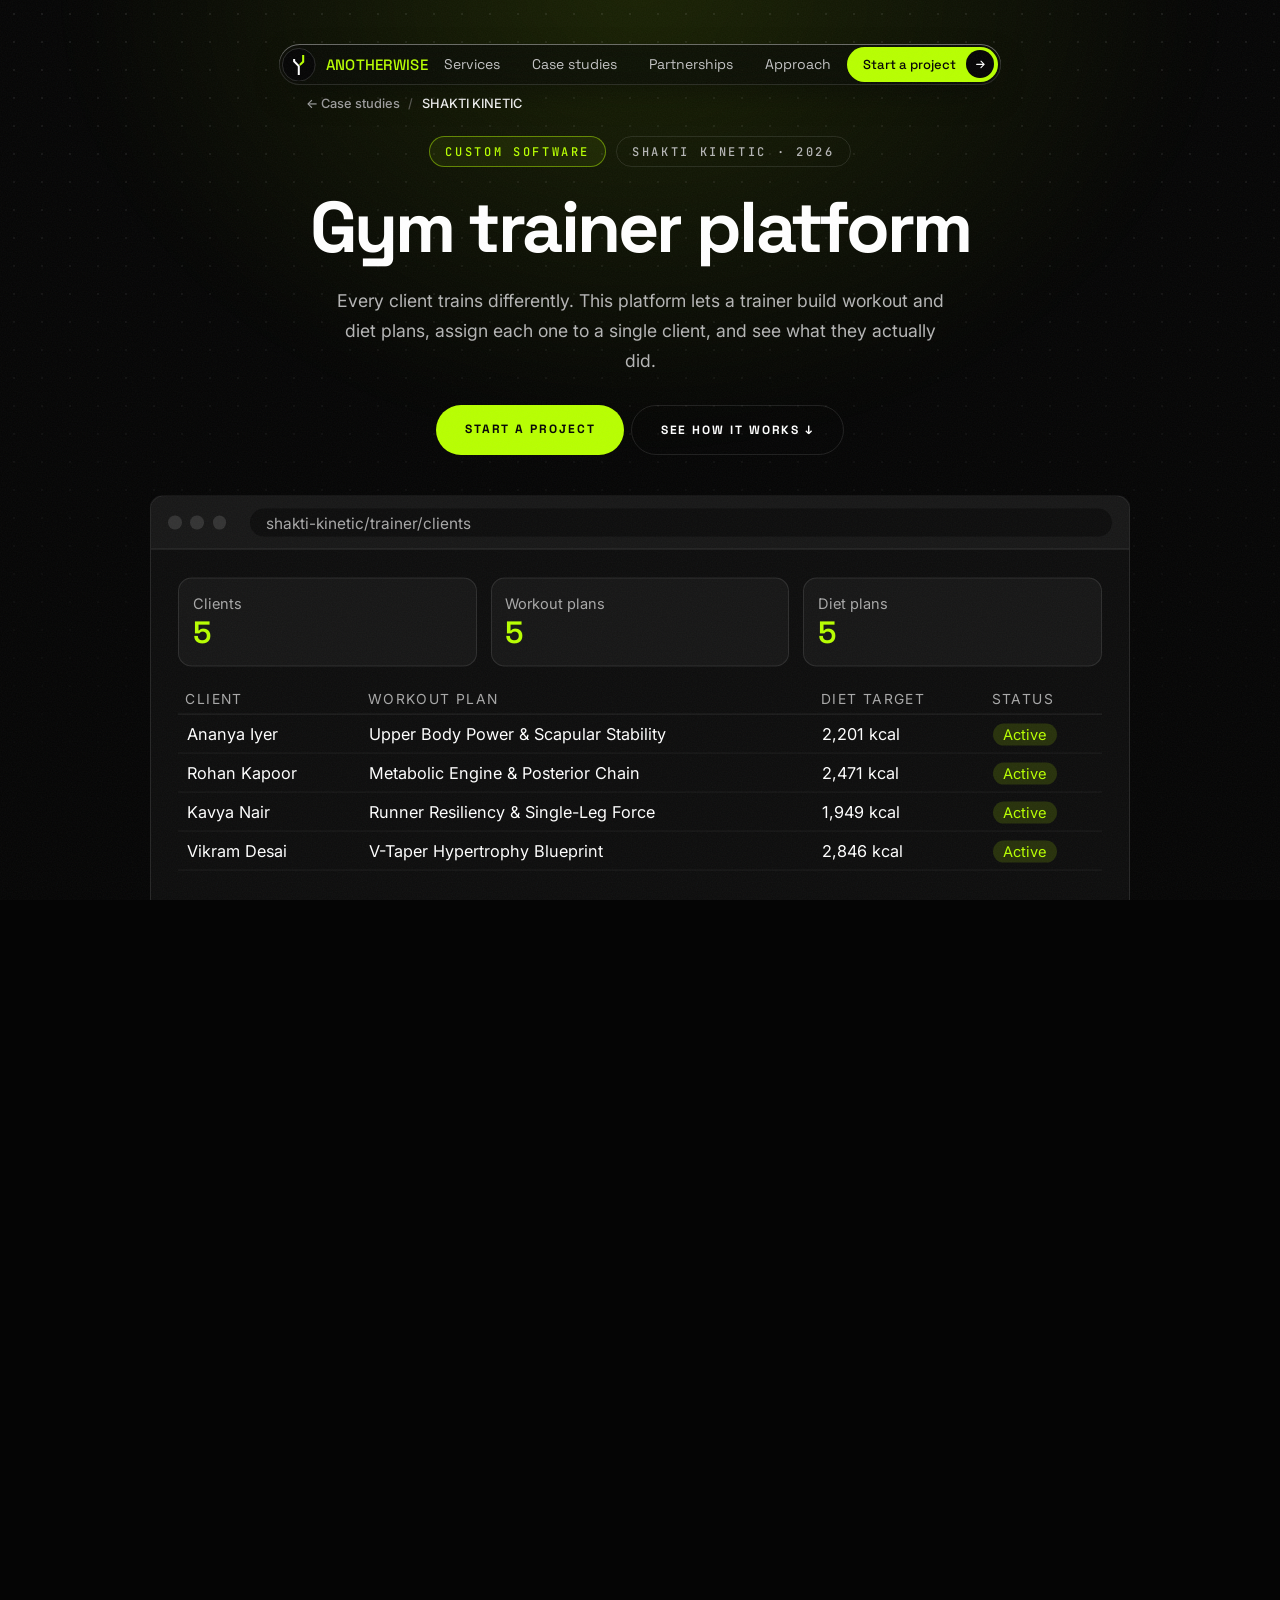
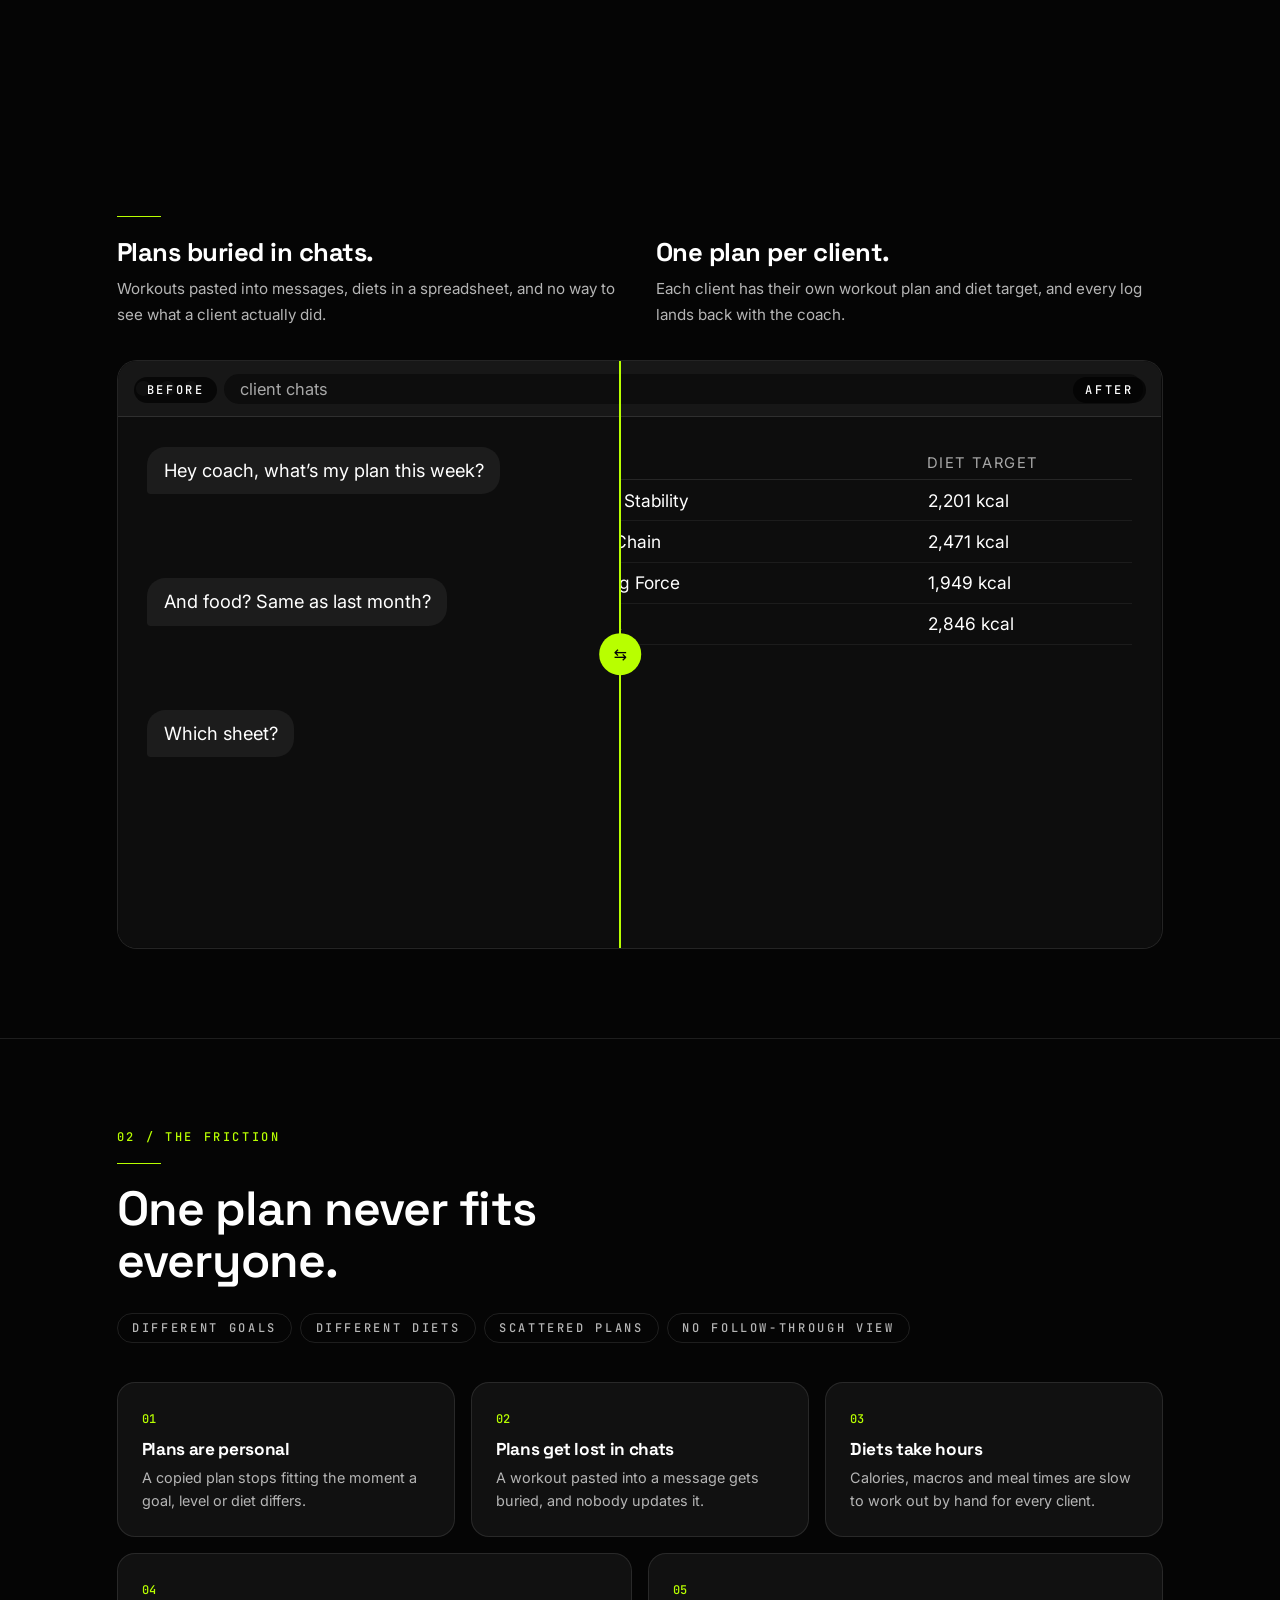
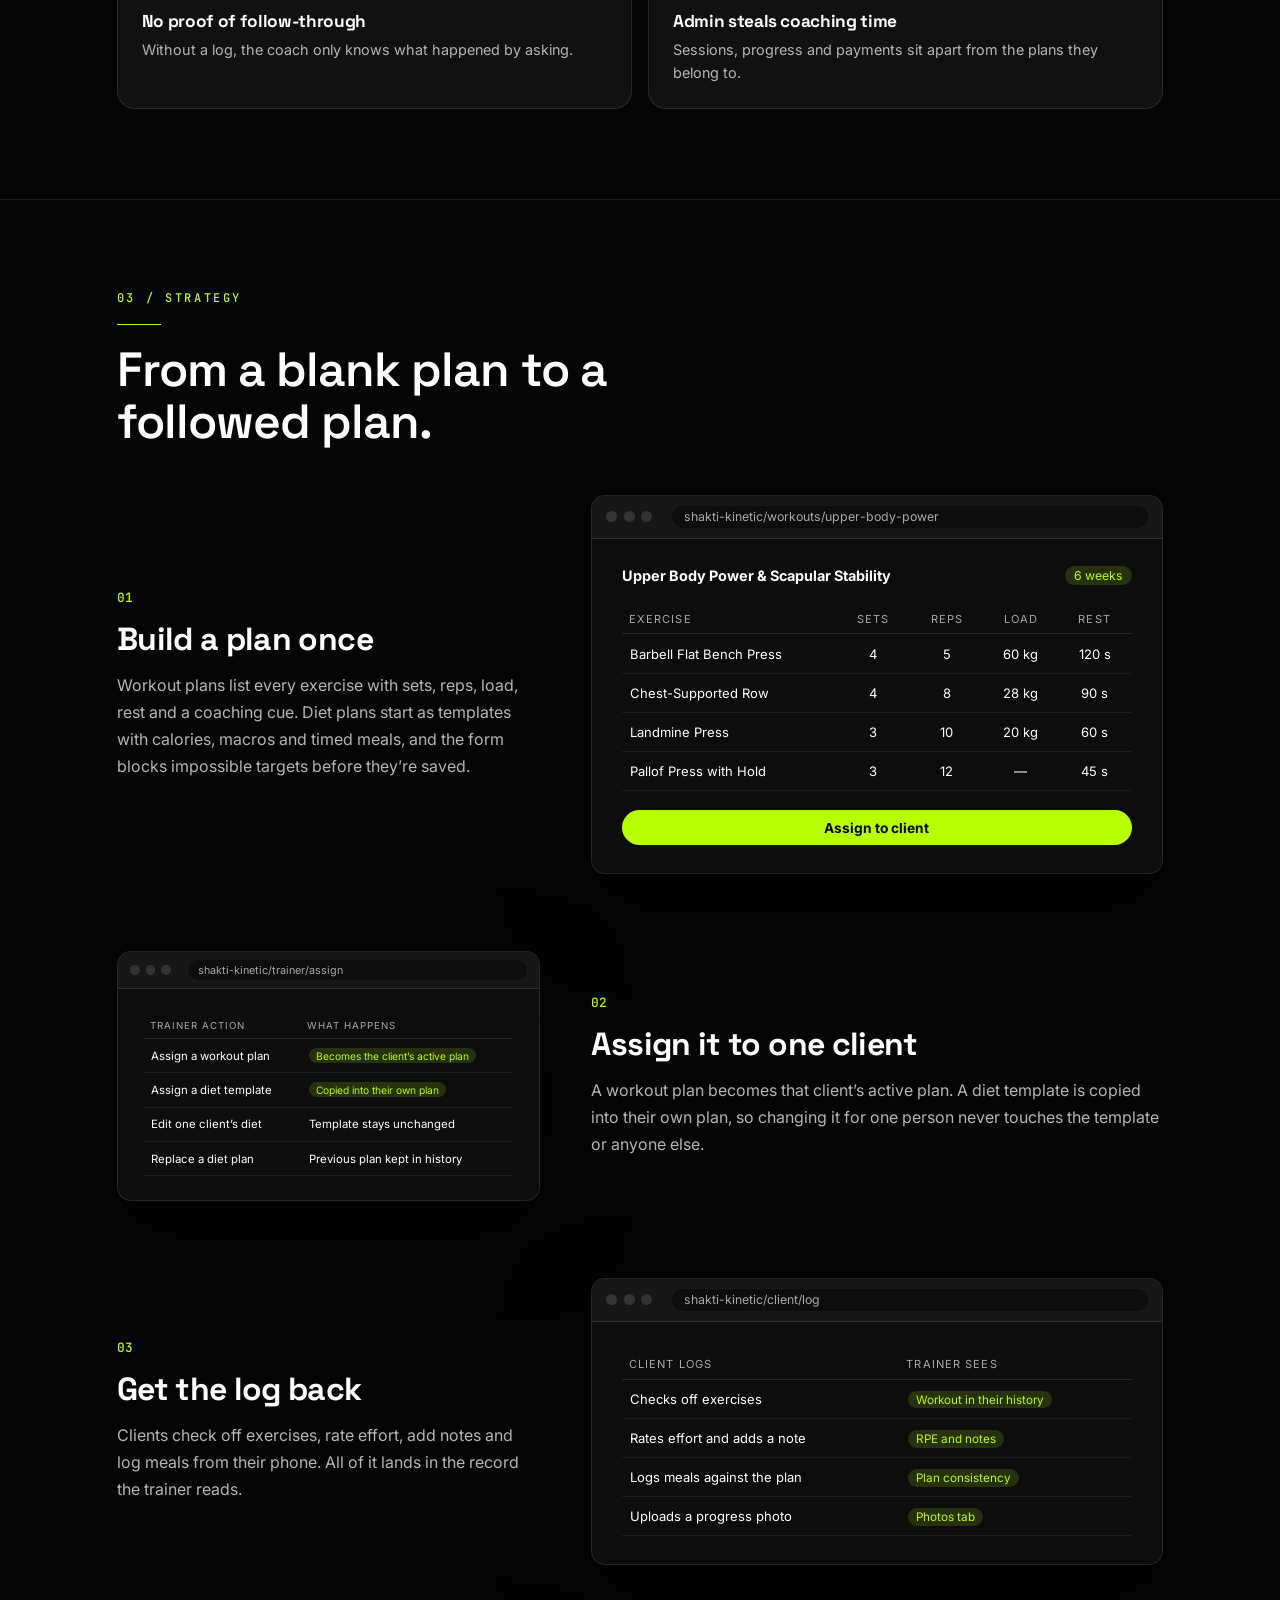
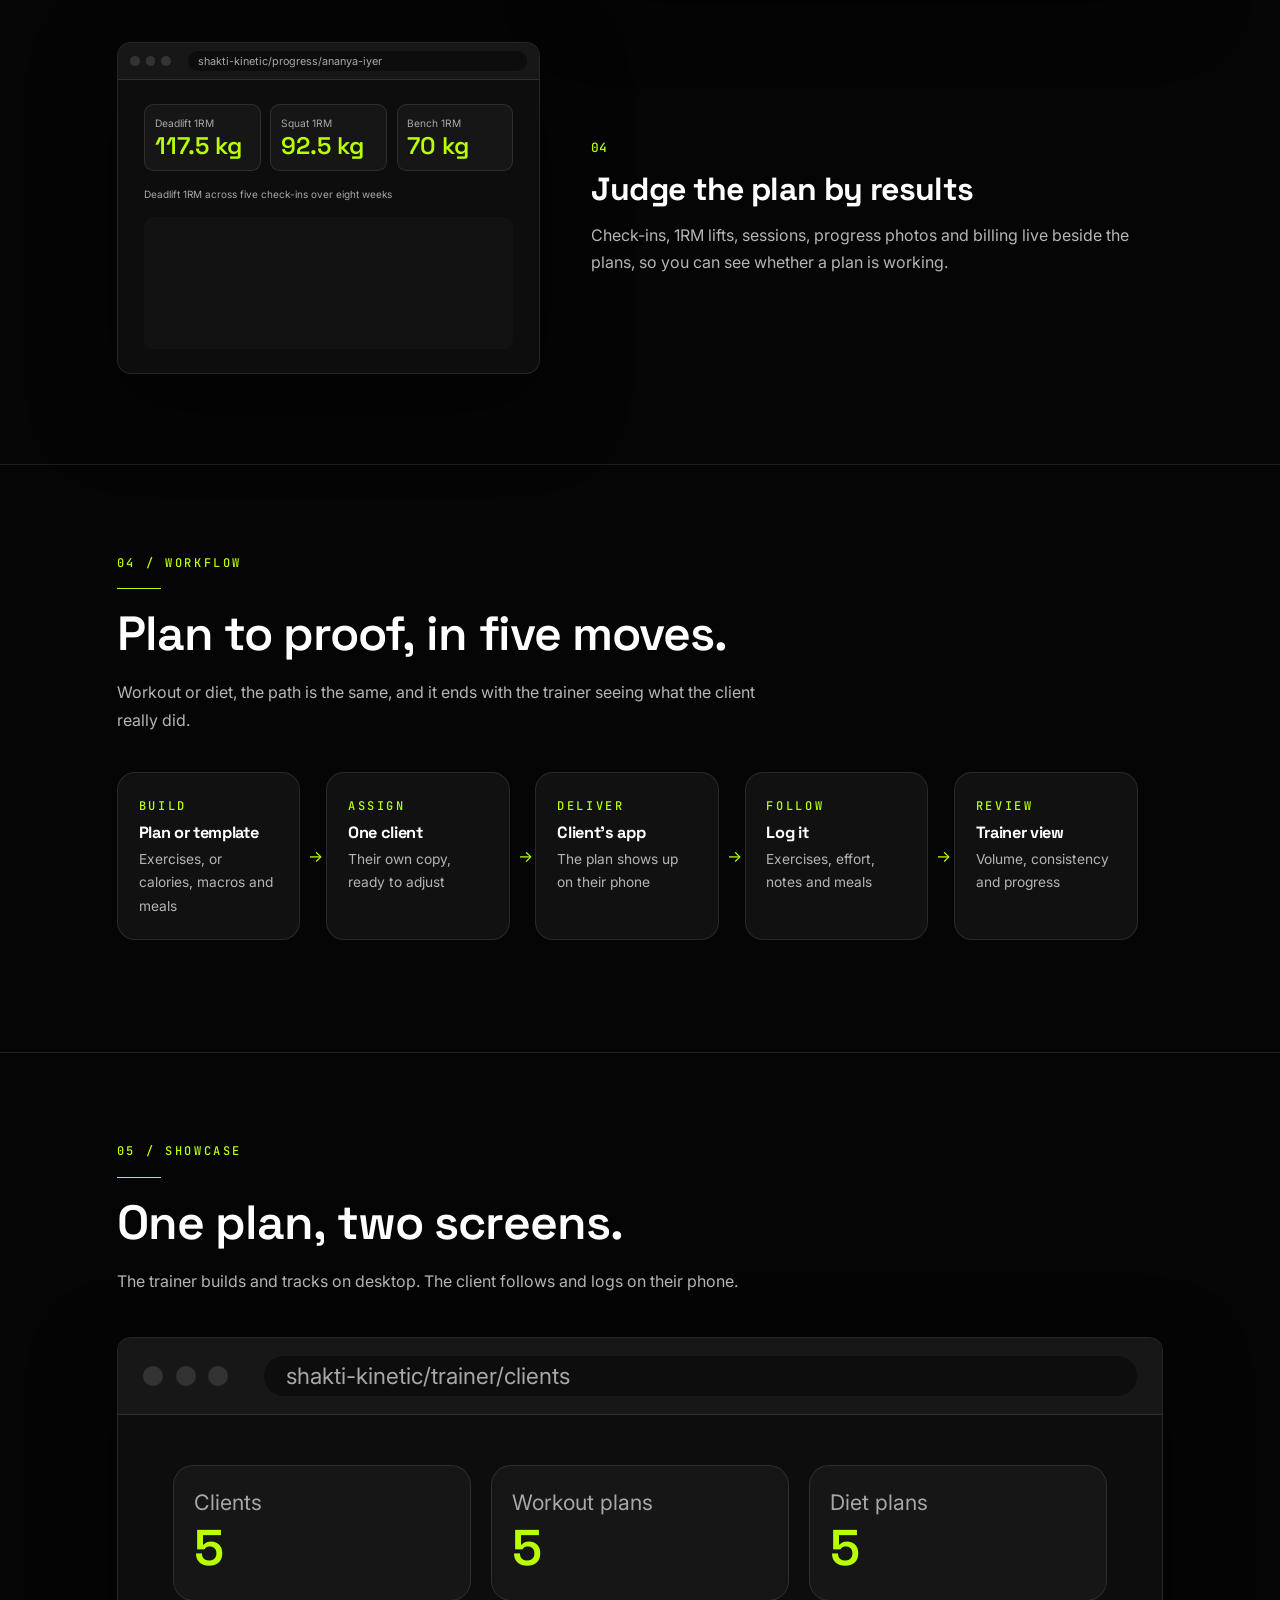
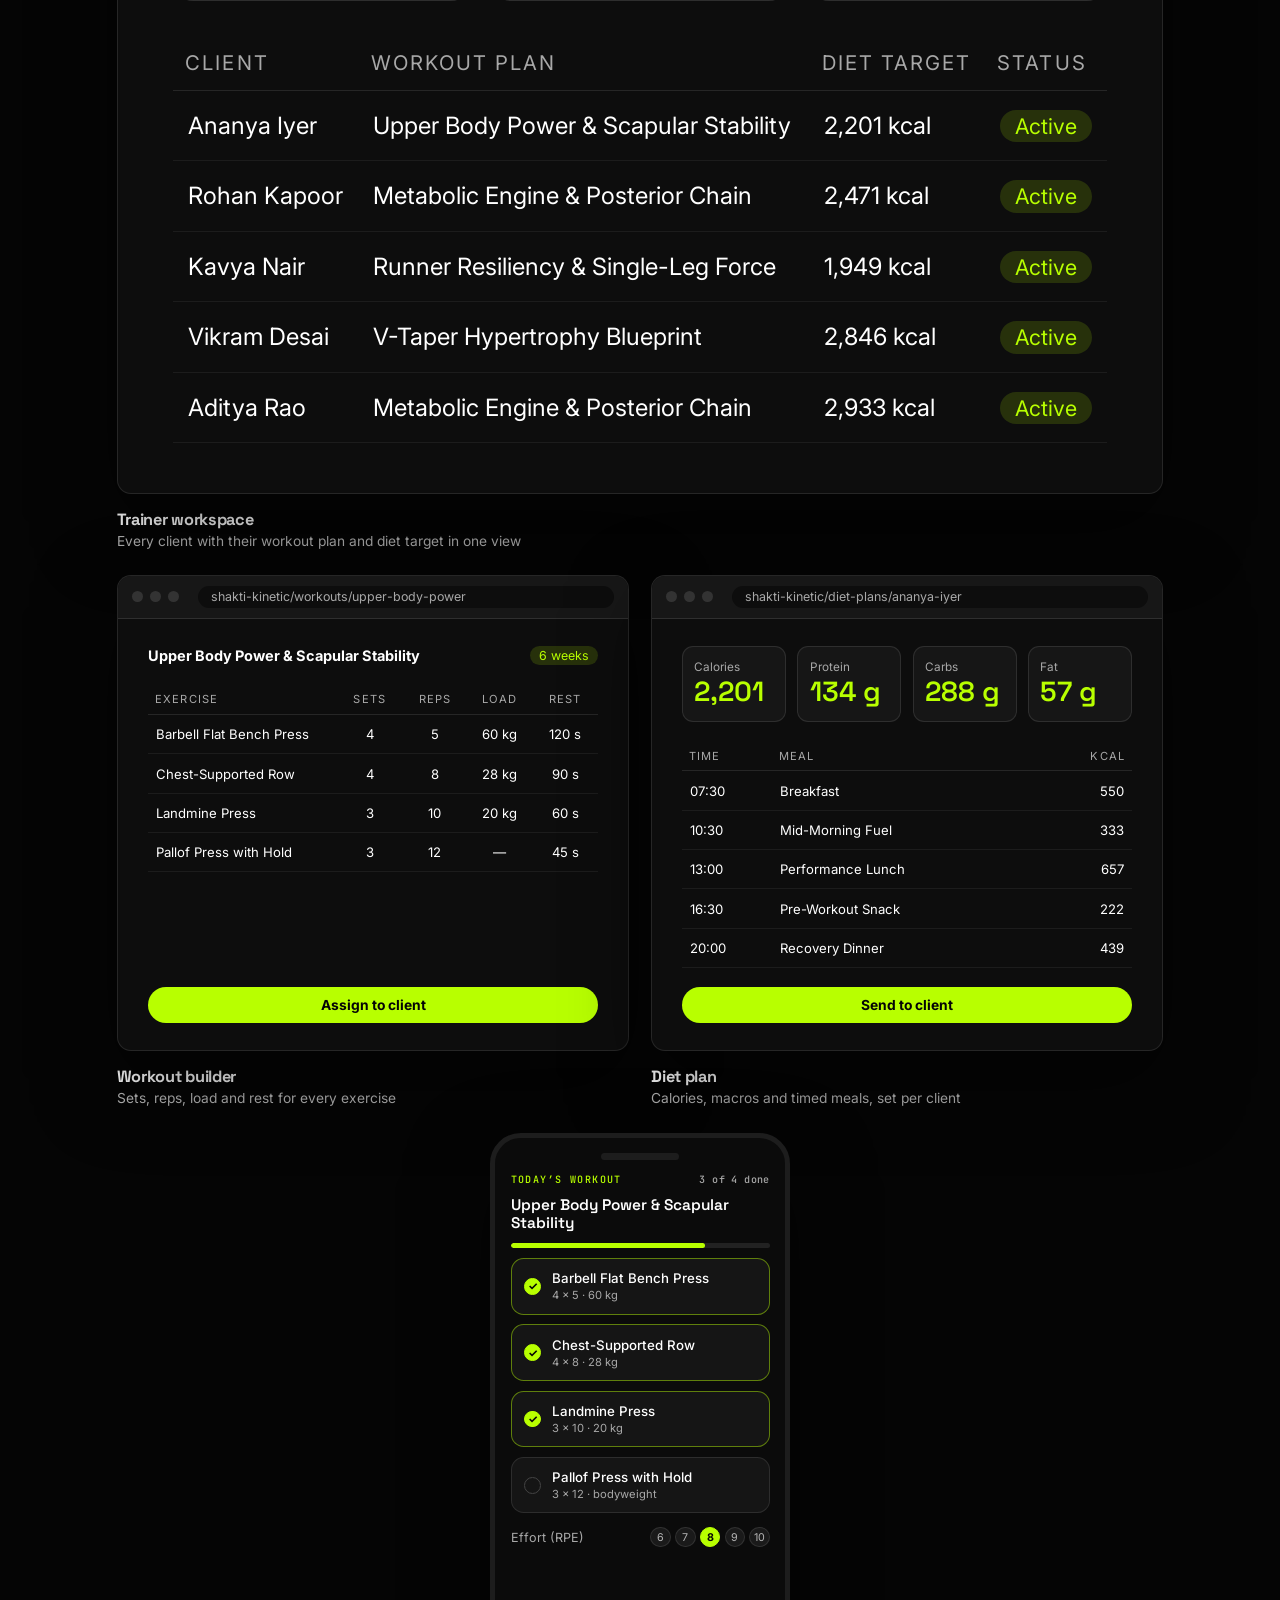
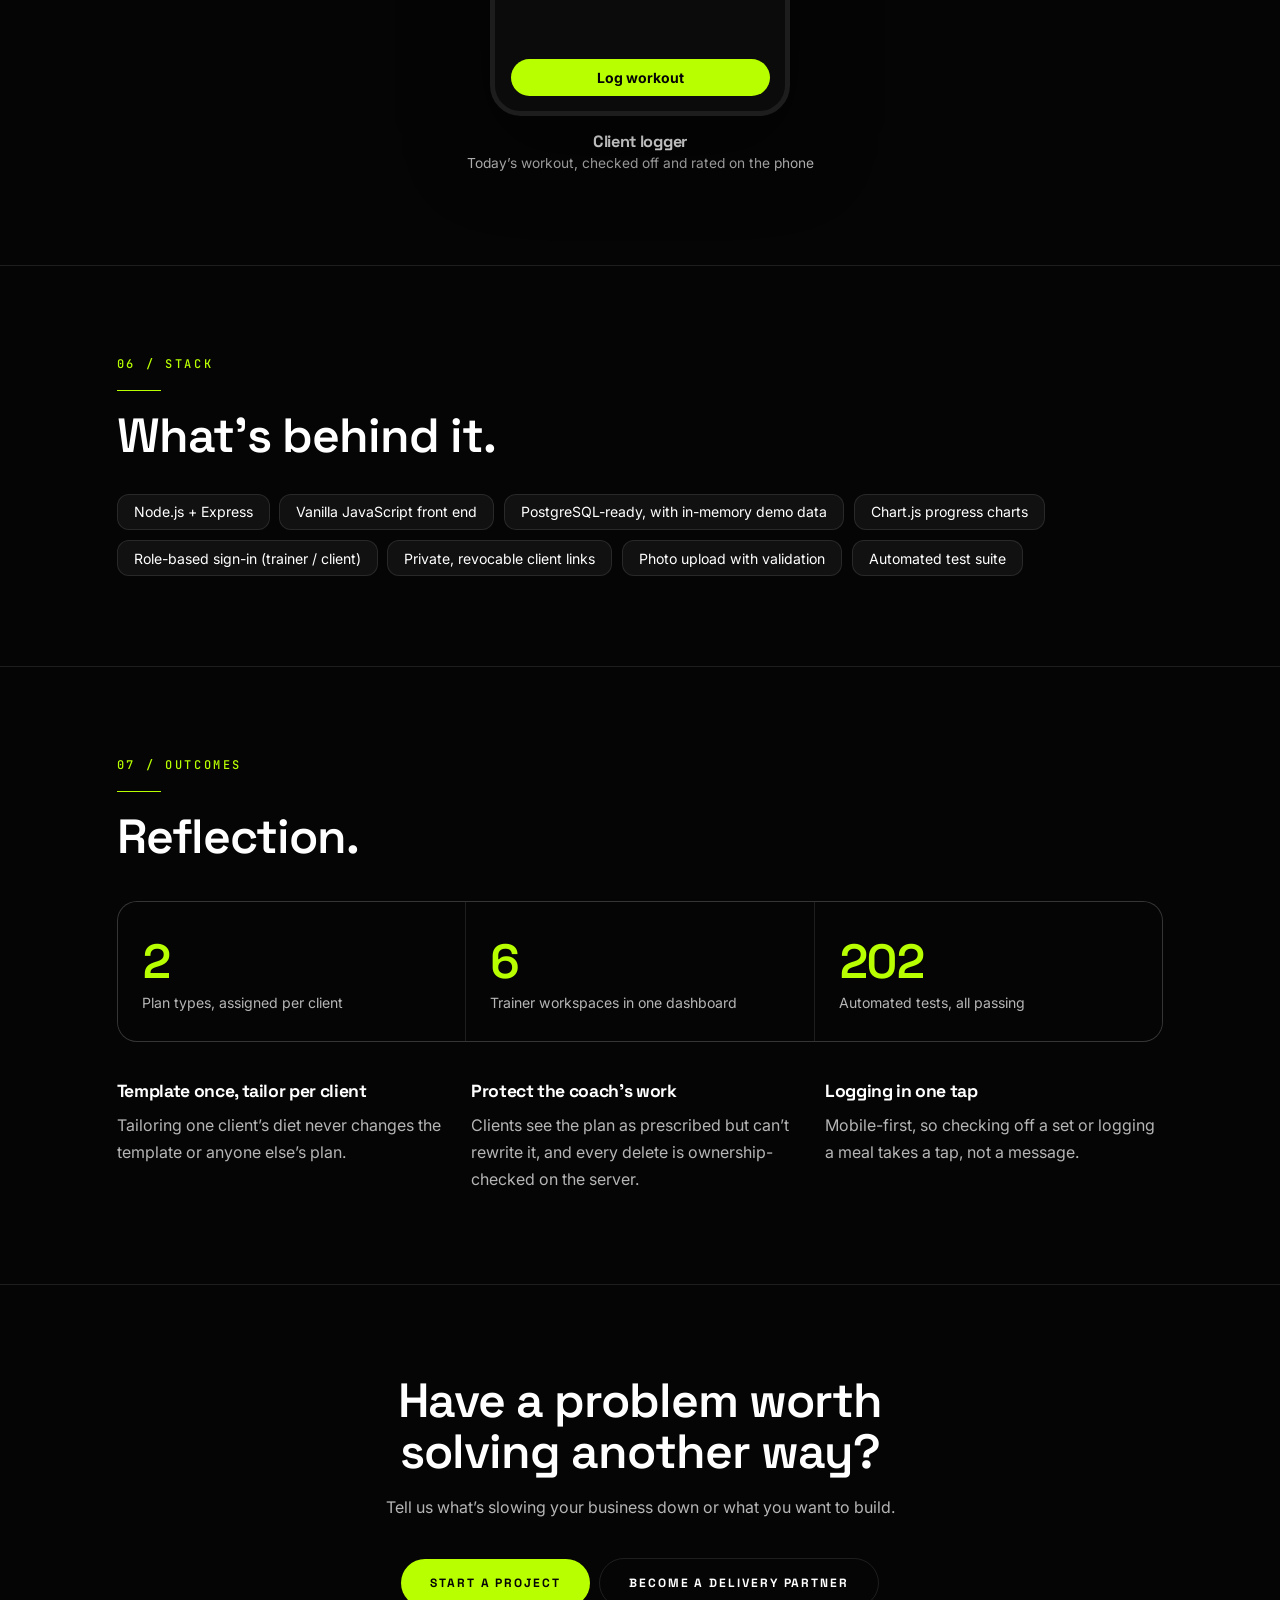
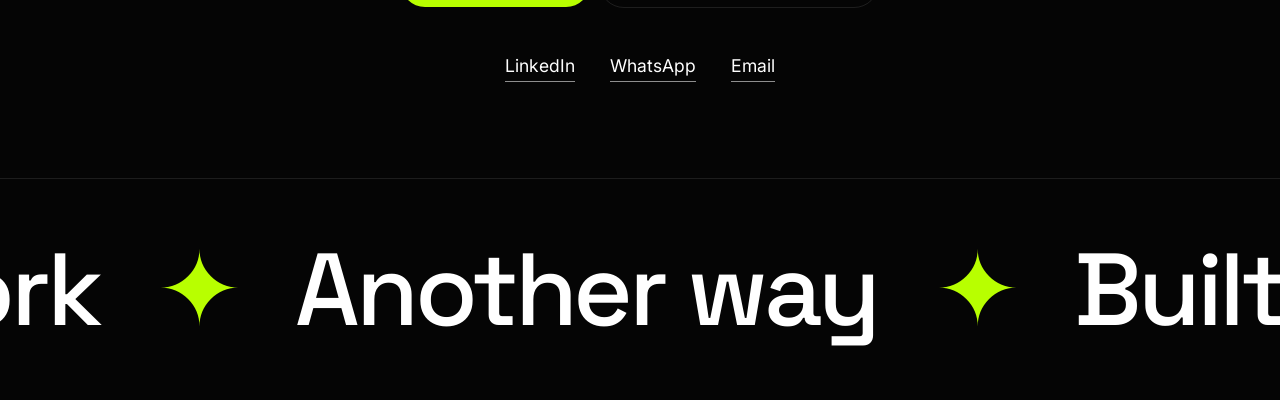
<file: casestudy4.html>
<!DOCTYPE html>
<html lang="en"><head><meta charset="utf-8"><meta name="viewport" content="width=device-width,initial-scale=1,viewport-fit=cover">
<!--SEO:start-->
<title>Gym Trainer Software: Workout &amp; Diet Plan Platform</title>
<meta name="description" content="A platform where trainers build workout and diet plans for each client and track what they actually did. Case study for Shakti Kinetic.">
<link rel="canonical" href="https://anotherwise.netlify.app/casestudy4.html">
<meta name="robots" content="index,follow,max-image-preview:large,max-snippet:-1">
<meta name="theme-color" content="#050505">
<meta name="application-name" content="Anotherwise">
<meta property="og:site_name" content="Anotherwise">
<meta property="og:type" content="website">
<meta property="og:locale" content="en_IN">
<meta property="og:title" content="Gym Trainer Software: Workout &amp; Diet Plan Platform">
<meta property="og:description" content="A platform where trainers build workout and diet plans for each client and track what they actually did. Case study for Shakti Kinetic.">
<meta property="og:url" content="https://anotherwise.netlify.app/casestudy4.html">
<meta property="og:image" content="https://anotherwise.netlify.app/og-image.png?v=202611230016">
<meta property="og:image:width" content="1200">
<meta property="og:image:height" content="630">
<meta property="og:image:alt" content="Anotherwise: Finding another way.">
<meta name="twitter:card" content="summary_large_image">
<meta name="twitter:title" content="Gym Trainer Software: Workout &amp; Diet Plan Platform">
<meta name="twitter:description" content="A platform where trainers build workout and diet plans for each client and track what they actually did. Case study for Shakti Kinetic.">
<meta name="twitter:image" content="https://anotherwise.netlify.app/og-image.png?v=202611230016">
<link rel="icon" href="/favicon.ico" sizes="any">
<link rel="icon" type="image/png" sizes="32x32" href="/icon-32.png">
<link rel="icon" type="image/png" sizes="192x192" href="/icon-192.png">
<link rel="apple-touch-icon" href="/apple-touch-icon.png">
<link rel="manifest" href="/site.webmanifest">
<script type="application/ld+json">{"@context":"https://schema.org","@graph":[{"@type":"Organization","@id":"https://anotherwise.netlify.app/#org","name":"Anotherwise","url":"https://anotherwise.netlify.app/"},{"@type":"WebSite","@id":"https://anotherwise.netlify.app/#website","url":"https://anotherwise.netlify.app/","name":"Anotherwise","publisher":{"@id":"https://anotherwise.netlify.app/#org"}},{"@type":"WebPage","@id":"https://anotherwise.netlify.app/casestudy4.html#page","url":"https://anotherwise.netlify.app/casestudy4.html","name":"Gym Trainer App: Workout & Diet Plans · Concept Build","description":"Concept build: a gym trainer platform to create workout and diet plans, assign each to one client and see what they actually did. Demo data.","inLanguage":"en-IN","isPartOf":{"@id":"https://anotherwise.netlify.app/#website"},"primaryImageOfPage":{"@type":"ImageObject","url":"https://anotherwise.netlify.app/og-image.png?v=202611230016"},"breadcrumb":{"@id":"https://anotherwise.netlify.app/casestudy4.html#crumbs"},"about":"Gym Trainer Platform","author":{"@id":"https://anotherwise.netlify.app/#org"}},{"@type":"BreadcrumbList","itemListElement":[{"@type":"ListItem","position":1,"name":"Home","item":"https://anotherwise.netlify.app/"},{"@type":"ListItem","position":2,"name":"Case studies","item":"https://anotherwise.netlify.app/#work"},{"@type":"ListItem","position":3,"name":"Gym Trainer Platform","item":"https://anotherwise.netlify.app/casestudy4.html"}],"@id":"https://anotherwise.netlify.app/casestudy4.html#crumbs"}]}</script>
<!--SEO:end-->
<link href="https://fonts.googleapis.com/css2?family=Inter:wght@300;400;500&family=JetBrains+Mono:wght@400;500&family=Space+Grotesk:wght@500;600;700&display=swap" rel="stylesheet">
<style>
:root{--bg:#050505;--sf:#111;--ln:rgba(255,255,255,.1);--ac:#B8FF00;--on:#050505;--mu:#A8A8A8;--so:#b5b5b5}
*{box-sizing:border-box}html{scroll-behavior:smooth}
body{margin:0;background:var(--bg);color:#fff;font-family:Inter,system-ui,sans-serif;-webkit-font-smoothing:antialiased}
a{color:inherit;text-decoration:none}h1,h2,h3,h4,h5{font-family:'Space Grotesk',sans-serif;letter-spacing:-.02em;margin:0}
p{color:var(--so);line-height:1.7;margin:0}.w{max-width:1200px;margin:0 auto;padding:0 6vw}
.mono{font:500 .75rem 'JetBrains Mono',monospace;letter-spacing:.22em;text-transform:uppercase}.lb{color:var(--ac);margin-bottom:1.1rem}
h2{font-size:clamp(1.8rem,4.2vw,3rem);line-height:1.08;font-weight:600;max-width:20ch}
section{padding:clamp(56px,10vh,104px) 0;border-top:1px solid var(--ln)}.in2{margin-top:1.2rem;max-width:42rem}
.rv{opacity:0;transform:translateY(22px);transition:.7s}.rv.in{opacity:1;transform:none}
@media(prefers-reduced-motion:reduce){.rv{opacity:1;transform:none}.mq div{animation:none!important}}
/* bar */
.bar{position:fixed;inset:0 0 auto;z-index:50;padding:calc(.8rem + env(safe-area-inset-top,0px)) 6vw .6rem;background:rgba(5,5,5,.78);backdrop-filter:blur(14px);-webkit-backdrop-filter:blur(14px)}
.bar .row{display:flex;justify-content:space-between;margin-bottom:.5rem}.bar .row a{font:600 .75rem 'Space Grotesk';letter-spacing:.18em;text-transform:uppercase;color:var(--so)}
.pct{font:500 .75rem 'JetBrains Mono';color:var(--ac)}.prog{position:absolute;left:0;bottom:0;height:2px;background:var(--ac);width:0}
.tabs{display:flex;gap:.4rem;overflow-x:auto;scrollbar-width:none}.tabs::-webkit-scrollbar{display:none}
.tabs a{flex:none;padding:.42rem .9rem;border:1px solid var(--ln);border-radius:99px;font:600 .75rem 'Space Grotesk';letter-spacing:.12em;text-transform:uppercase;color:var(--so)}
.tabs a.on{background:var(--ac);color:var(--on);border-color:var(--ac)}
/* hero */
.hero{padding:9.5rem 0 4rem;position:relative;overflow:hidden}.hero:before{content:"";position:absolute;top:-20%;right:-15%;width:60vw;height:60vw;background:radial-gradient(closest-side,rgba(184,255,0,.16),transparent);filter:blur(30px);z-index:-1}
.hg{display:grid;grid-template-columns:1.05fr 1fr;gap:3rem;align-items:center}
h1{font-size:clamp(2.3rem,6vw,4.6rem);line-height:1;font-weight:700;text-transform:uppercase}
.meta{display:grid;grid-template-columns:repeat(2,1fr);gap:1.2rem;margin-top:2.2rem;padding-top:1.4rem;border-top:1px solid var(--ln)}
.meta h4{font:400 .75rem 'JetBrains Mono';letter-spacing:.18em;text-transform:uppercase;color:var(--mu);margin-bottom:.3rem}.meta span{font-size:.92rem}
.mq{overflow:hidden;margin-top:3.2rem;border-block:1px solid var(--ln);padding:.85rem 0;color:var(--so);-webkit-mask-image:linear-gradient(90deg,transparent,#000 8%,#000 92%,transparent);mask-image:linear-gradient(90deg,transparent,#000 8%,#000 92%,transparent)}
.mq div{display:flex;gap:2.4rem;width:max-content;animation:m 28s linear infinite}.mq span:after{content:"✦";margin-left:2.4rem;color:var(--ac)}@keyframes m{to{transform:translateX(-50%)}}
@media(max-width:860px){.hg{grid-template-columns:1fr}}
/* kpi + results */
.kp{display:grid;grid-template-columns:repeat(auto-fit,minmax(190px,1fr));gap:1px;background:var(--ln);border:1px solid var(--ln);border-radius:20px;overflow:hidden;margin-top:2.4rem}
.kp div{background:var(--bg);padding:1.8rem 1.5rem}.kp b{display:block;font:600 clamp(2rem,4.2vw,3rem) 'Space Grotesk';color:var(--ac);letter-spacing:-.03em}.kp span{color:var(--so);font-size:.88rem}
/* overview */
.ov{display:grid;grid-template-columns:repeat(3,1fr);gap:1px;background:var(--ln);border:1px solid var(--ln);border-radius:20px;overflow:hidden}
.ov div{background:var(--bg);padding:2rem}.ov h3{font-size:1.25rem;margin:.7rem 0}@media(max-width:800px){.ov{grid-template-columns:1fr}}
/* cards */
.cd{display:grid;grid-template-columns:repeat(auto-fit,minmax(240px,1fr));gap:1rem;margin-top:2.4rem}
.c{background:var(--sf);border:1px solid var(--ln);border-radius:18px;padding:1.5rem;transition:.25s}.c:hover{border-color:rgba(184,255,0,.5);transform:translateY(-3px)}
.c .n{color:var(--ac);font:500 .75rem 'JetBrains Mono'}.c h3{font-size:1.08rem;margin:.7rem 0 .4rem}.c p{font-size:.9rem;line-height:1.6}
.ch{display:flex;flex-wrap:wrap;gap:.5rem;margin-top:1.6rem}.ch span{padding:.4rem .9rem;border:1px solid var(--ln);border-radius:99px;color:var(--so)}
/* steps */
.st{display:grid;gap:clamp(2.5rem,6vw,5rem);margin-top:3rem}.s{display:grid;grid-template-columns:1fr 1.2fr;gap:clamp(1.5rem,4vw,4rem);align-items:center}
.s:nth-child(even) .t{order:2}.s .n{color:var(--ac);font:500 .8rem 'JetBrains Mono';margin-bottom:.8rem}.s h3{font-size:clamp(1.3rem,2.6vw,2rem);margin-bottom:.8rem}
@media(max-width:760px){.s{grid-template-columns:1fr}.s:nth-child(even) .t{order:0}}
/* flow / chat layout */
.fl{display:flex;flex-wrap:wrap;margin-top:2.4rem}.nd{flex:1 1 190px;background:var(--sf);border:1px solid var(--ln);border-radius:18px;padding:1.3rem;position:relative;margin:0 1.6rem 1.4rem 0}
.nd:not(:last-child):after{content:"→";position:absolute;right:-1.5rem;top:50%;translate:0 -50%;color:var(--ac)}.nd h3{font-size:1.02rem;margin:.5rem 0 .3rem}.nd p{font-size:.86rem}
@media(max-width:700px){.nd{margin-right:0}.nd:not(:last-child):after{content:"↓";right:auto;left:50%;top:auto;bottom:-1.5rem;translate:-50% 0}}
.sp{display:grid;grid-template-columns:1fr 1fr;gap:clamp(1.5rem,4vw,4rem);align-items:center}@media(max-width:800px){.sp{grid-template-columns:1fr}}
/* compare */
.th{display:grid;grid-template-columns:1fr 1fr;gap:2rem;margin-bottom:2rem}.th h3{font-size:clamp(1.1rem,2.2vw,1.6rem)}.th p{margin-top:.5rem;font-size:.95rem}@media(max-width:700px){.th{grid-template-columns:1fr}}
.cmp{position:relative;border-radius:20px;overflow:hidden;border:1px solid var(--ln);--p:50%;aspect-ratio:16/9;container-type:inline-size;background:#0b0b0b}.cmp>.v{position:absolute;inset:0;border:0}.cmp .bw{height:100%;border-radius:0;border:0}
.cmp .b{clip-path:inset(0 calc(100% - var(--p)) 0 0)}.cmp .tg{position:absolute;top:1rem;z-index:3;background:rgba(0,0,0,.7);padding:.3rem .8rem;border-radius:99px}.tl{left:1rem}.tr{right:1rem}
.cmp .kn{position:absolute;top:0;bottom:0;left:var(--p);width:2px;background:var(--ac);z-index:3;pointer-events:none}.cmp .kn:after{content:"⇆";position:absolute;top:50%;left:50%;translate:-50% -50%;width:2.6rem;height:2.6rem;border-radius:50%;background:var(--ac);color:var(--on);display:grid;place-items:center}
.cmp input{position:absolute;inset:0;width:100%;height:100%;opacity:0;cursor:ew-resize;z-index:4;margin:0}
/* foundation */
.fd{display:grid;gap:1rem;margin-top:2.2rem;grid-template-columns:repeat(auto-fit,minmax(230px,1fr))}.sw{border-radius:18px;padding:1.3rem;min-height:160px;display:flex;flex-direction:column;justify-content:flex-end;border:1px solid var(--ln)}.sw small{font:500 .75rem 'JetBrains Mono';letter-spacing:.1em;text-transform:uppercase;opacity:.75;margin-top:.3rem}
.ty{background:var(--sf);border:1px solid var(--ln);border-radius:18px;padding:1.3rem}.ty .aa{font-size:3rem;line-height:1;margin-bottom:.6rem}.ty p{font-size:.86rem}
.stk{display:flex;flex-wrap:wrap;gap:.6rem;margin-top:2rem}.stk span{padding:.55rem 1rem;border-radius:12px;background:var(--sf);border:1px solid var(--ln);font-size:.88rem}
.b1,.b2{display:inline-block;padding:.65rem 1.2rem;border-radius:99px;font-size:.85rem;font-weight:500;margin:1.2rem .6rem 0 0}.b1{background:var(--ac);color:var(--on)}.b2{border:1px solid var(--ln)}
/* showcase */
.sh{display:grid;grid-template-columns:repeat(12,1fr);gap:1.4rem;margin-top:2.6rem;align-items:end}.fr{grid-column:span 12;margin:0}.fr.tablet{grid-column:span 5}.fr.mobile{grid-column:span 3}.fr.half{grid-column:span 6}.fr.trkc{grid-column:span 12;text-align:center}.fr.trkc .pf{max-width:260px;margin-inline:auto;aspect-ratio:9/16;font-size:13px;text-align:left}.fr.square{grid-column:span 4}
.fr h3{font-size:1.02rem;margin-top:.9rem}.fr p{font-size:.86rem}@media(max-width:800px){.fr.tablet,.fr.mobile,.fr.square{grid-column:span 6}.fr.half{grid-column:span 12}}
blockquote{margin:3rem 0 0;max-width:46rem}blockquote p{font:500 clamp(1.3rem,2.8vw,2rem)/1.3 'Space Grotesk';color:#fff}blockquote cite{display:block;margin-top:1.2rem;font-style:normal;color:var(--mu);font-size:.9rem}
/* cta */
.cta{text-align:center}.cta h2{margin:0 auto 2rem;max-width:16ch}.btn{display:inline-block;background:var(--ac);color:var(--on);font:700 .75rem 'Space Grotesk';letter-spacing:.16em;text-transform:uppercase;padding:1rem 1.8rem;border-radius:99px;margin:.3rem}.btn.g{background:none;color:#fff;border:1px solid var(--ln)}
.nx{display:flex;justify-content:space-between;align-items:center;gap:1rem;padding:1.5rem;border:1px solid var(--ln);border-radius:18px;margin-top:3rem;text-align:left}.nx:hover{border-color:var(--ac)}.nx h3{font-size:1.2rem;margin-top:.3rem}
footer{padding:2rem 0;border-top:1px solid var(--ln);color:var(--mu);font-size:.8rem}footer .w{display:flex;justify-content:space-between;flex-wrap:wrap;gap:1rem}
/* ===== hero A: centered stage ===== */
.hero{padding:8.5rem 0 3rem;text-align:center}.hero:before{top:-35%;left:50%;right:auto;translate:-50% 0;width:90vw;height:70vw;background:radial-gradient(closest-side,rgba(184,255,0,.12),transparent)}
.hero:after{content:"";position:absolute;inset:0;z-index:-1;background-image:radial-gradient(rgba(255,255,255,.08) 1px,transparent 1px);background-size:28px 28px;-webkit-mask-image:linear-gradient(#000,transparent 70%);mask-image:linear-gradient(#000,transparent 70%)}
.hc{max-width:54rem;margin:0 auto}
.pr{display:flex;justify-content:center;flex-wrap:wrap;gap:.6rem;margin-bottom:1.5rem}.pr span{padding:.42rem .95rem;border-radius:99px;border:1px solid var(--ln);color:var(--so)}.pr span:first-child{border-color:rgba(184,255,0,.45);color:var(--ac);background:rgba(184,255,0,.07)}
h1{font-size:clamp(2.3rem,5.6vw,4.6rem);text-transform:none;line-height:1.03;letter-spacing:-.04em;max-width:18ch;margin:0 auto}
.hero .in2{font-size:1.1rem;margin:1.3rem auto 0;max-width:38rem}.c2{display:flex;justify-content:center;flex-wrap:wrap;gap:.4rem;margin-top:1.8rem}.c2 .btn{margin:0}
.stage2{position:relative;max-width:980px;margin:3.4rem auto 0}.stage2:before{content:"";position:absolute;inset:10% 6%;background:radial-gradient(closest-side,rgba(184,255,0,.22),transparent);filter:blur(45px);z-index:0}
.stage2 .sm{position:relative;z-index:2;text-align:left}.stage2 .bw{aspect-ratio:2/1;box-shadow:0 40px 100px rgba(0,0,0,.65),0 0 0 1px rgba(255,255,255,.07)}
.stage2.ph .sm{max-width:280px;margin:0 auto}.stage2.ph .pf{aspect-ratio:9/15}.stage2.ph .pf{box-shadow:0 40px 100px rgba(0,0,0,.7),0 0 0 1px rgba(255,255,255,.08)}
.sl,.sr{position:absolute;width:45%;z-index:1;text-align:left;opacity:.92}.sl{left:0;top:12%}.sr{right:0;top:34%}.sl .bw,.sr .bw{aspect-ratio:16/10}
.fc{position:absolute;z-index:4;text-align:left;background:rgba(20,20,20,.84);backdrop-filter:blur(14px);-webkit-backdrop-filter:blur(14px);border:1px solid rgba(255,255,255,.14);border-radius:16px;padding:.85rem 1.2rem;box-shadow:0 20px 50px rgba(0,0,0,.55);animation:fl 6s ease-in-out infinite}
.fc b{display:block;font:600 1.7rem 'Space Grotesk';color:var(--ac);letter-spacing:-.03em;line-height:1.1}.fc span{font-size:.78rem;color:var(--so)}.fc.a{left:-2.5%;top:10%}.fc.b{right:-2.5%;bottom:8%;animation-delay:-3s}
@keyframes fl{50%{transform:translateY(-8px)}}@media(prefers-reduced-motion:reduce){.fc{animation:none}}
.meta4{display:grid;grid-template-columns:repeat(4,1fr);margin:3.2rem auto 0;max-width:980px;border-top:1px solid var(--ln);text-align:left}
.meta4 div{padding:1.3rem 1.2rem;border-left:1px solid var(--ln)}.meta4 div:first-child{border-left:0;padding-left:0}.meta4 h4{font:400 .75rem 'JetBrains Mono';letter-spacing:.18em;text-transform:uppercase;color:var(--mu);margin-bottom:.4rem}.meta4 span{font-size:.95rem}
@media(max-width:760px){.sl,.sr{display:none}.fc{padding:.6rem .9rem}.fc b{font-size:1.2rem}.fc.a{left:0}.fc.b{right:0}.meta4{grid-template-columns:1fr 1fr}.meta4 div:nth-child(3){border-left:0;padding-left:0}.stage2 .bw{aspect-ratio:4/3}}
/* ===== built-in mock visuals (no images needed) ===== */
.v{container-type:inline-size;width:100%}
.bw{border:1px solid var(--ln);border-radius:14px;overflow:hidden;background:#0d0d0d;font-size:max(8px,1.75cqw);display:flex;flex-direction:column;aspect-ratio:16/9;box-shadow:0 30px 80px rgba(0,0,0,.5)}
.tablet .bw{aspect-ratio:4/3}.bt{display:flex;align-items:center;gap:.5em;padding:.7em 1em;background:#171717;border-bottom:1px solid var(--ln)}
.bt i{width:.8em;height:.8em;border-radius:50%;background:#333}.bt em{margin-left:1em;flex:1;font-style:normal;background:#0d0d0d;border-radius:99px;padding:.3em 1em;color:var(--mu);font-size:.9em}
.bb{flex:1;padding:1.6em;display:flex;flex-direction:column;gap:1em;overflow:hidden;min-height:0}
.pf{border:5px solid #1d1d1d;border-radius:2.2em;background:#0b0b0b;aspect-ratio:9/18.5;font-size:4.2cqw;padding:1.1em;display:flex;flex-direction:column;gap:.6em;overflow:hidden;position:relative;box-shadow:0 30px 80px rgba(0,0,0,.5)}
.pf:before{content:"";align-self:center;width:30%;height:.5em;background:#1d1d1d;border-radius:9px;flex:none}
.mh{padding:1.6em;border-radius:1em;background:linear-gradient(135deg,rgba(184,255,0,.18),#141414);display:flex;flex-direction:column;gap:.6em;align-items:flex-start}.mh small{color:var(--ac);letter-spacing:.2em;font-size:.8em}.mh b{font:600 2.1em/1.05 'Space Grotesk';max-width:14ch}.mh p{font-size:1em;line-height:1.4;max-width:30ch}
.mb{background:var(--ac);color:var(--on);padding:.5em 1.1em;border-radius:99px;font-weight:600}.g3{display:grid;grid-template-columns:repeat(3,1fr);gap:.8em}.g3 div{background:#161616;border:1px solid var(--ln);border-radius:.8em;padding:.8em;display:flex;flex-direction:column;gap:.5em}.g3 s{height:3.2em;border-radius:.5em;background:linear-gradient(135deg,#2a2a2a,#171717)}.g3 b{font-size:.95em}.g3 span{color:var(--mu);font-size:.85em}
.ol{background:#e9e9e4;color:#333;border-radius:.6em;padding:1em;display:flex;flex-direction:column;gap:.5em;flex:1}.ol u{color:#1a4fb4;font-size:1em}.ol i{display:block;height:.6em;background:#bdbdb5;border-radius:3px}.ol .bl{color:#1a4fb4;font-size:.9em;text-decoration:underline}
.fi{background:#161616;border:1px solid var(--ln);border-radius:.6em;padding:.7em .9em;color:var(--mu);font-size:.95em}.fi.f{border-color:var(--ac);color:#fff}.fb{background:var(--ac);color:var(--on);text-align:center;border-radius:99px;padding:.7em;font-weight:700}
.tb{width:100%;border-collapse:collapse;font-size:.95em}.tb th{text-align:left;color:var(--mu);font-weight:400;padding:.5em;border-bottom:1px solid var(--ln);font-size:.85em;letter-spacing:.1em;text-transform:uppercase}.tb td{padding:.55em .5em;border-bottom:1px solid #1c1c1c}.pl{background:rgba(184,255,0,.15);color:var(--ac);padding:.15em .7em;border-radius:99px;font-size:.9em}.pl.r{background:rgba(255,90,90,.15);color:#ff7a7a}
.kr{display:grid;grid-template-columns:repeat(3,1fr);gap:.8em}.kr div{background:#161616;border:1px solid var(--ln);border-radius:.8em;padding:.8em}.kr small{color:var(--mu);font-size:.85em}.kr b{display:block;font:600 1.8em 'Space Grotesk';color:var(--ac)}
.br{display:flex;align-items:flex-end;gap:.5em;flex:1;min-height:5em;background:#121212;border-radius:.8em;padding:.8em}.br i{flex:1;background:linear-gradient(var(--ac),rgba(184,255,0,.2));border-radius:.3em .3em 0 0}
.fu{display:flex;flex-direction:column;gap:.5em}.fu div{background:linear-gradient(90deg,var(--ac),rgba(184,255,0,.3));color:var(--on);padding:.6em 1em;border-radius:.5em;font-weight:600;font-size:.95em;display:flex;justify-content:space-between}
.fw{display:flex;align-items:center;gap:.8em;flex:1}.fw div{flex:1;background:#161616;border:1px solid var(--ln);border-radius:.8em;padding:1em;position:relative}.fw small{color:var(--ac);font-size:.75em;letter-spacing:.15em}.fw b{display:block;margin:.3em 0;font-size:1em}.fw span{color:var(--mu);font-size:.85em}.fw em{color:var(--ac);font-style:normal}
.cl{display:grid;grid-template-columns:repeat(7,1fr);gap:.5em;flex:1}.cl div{background:#141414;border-radius:.5em;padding:.5em;display:flex;flex-direction:column;gap:.4em;font-size:.9em}.cl small{color:var(--mu)}.cl i{font-style:normal;background:rgba(184,255,0,.15);color:var(--ac);border-radius:.3em;padding:.3em .4em;font-size:.85em}.cl i.o{background:#222;color:var(--so)}
.rl{flex:1;border-radius:1em;background:linear-gradient(160deg,rgba(184,255,0,.35),#1a1a1a 55%,#0b0b0b);position:relative;display:flex;flex-direction:column;justify-content:flex-end;padding:.9em}.rl .pp{position:absolute;inset:0;display:grid;place-items:center;font-size:2.4em;opacity:.85}.rl b{font-size:.95em}.rl span{color:var(--so);font-size:.85em}.rl .sd{position:absolute;right:.7em;bottom:4em;text-align:center;line-height:1.7}
.fd9{display:grid;grid-template-columns:repeat(3,1fr);gap:.3em;flex:1}.fd9 i{border-radius:.3em;background:linear-gradient(135deg,rgba(184,255,0,.3),#1a1a1a)}.fd9 i:nth-child(3n+2){background:linear-gradient(135deg,#2c2c2c,#111)}.fd9 i:nth-child(4n){background:linear-gradient(200deg,rgba(184,255,0,.55),#161616)}
.po{aspect-ratio:1;border-radius:1em;background:linear-gradient(135deg,rgba(184,255,0,.35),#151515 60%);padding:1.4em;display:flex;flex-direction:column;justify-content:flex-end;font-size:max(9px,4.4cqw);border:1px solid var(--ln)}.po b{font:600 1.5em/1.1 'Space Grotesk';max-width:12ch}.po span{color:var(--so);font-size:.8em;margin-top:.4em}
.m{max-width:84%;padding:.6em .9em;border-radius:1em;line-height:1.4}.m.u{background:#1c1c1c;align-self:flex-start;border-bottom-left-radius:.2em}.m.b{background:var(--ac);color:var(--on);align-self:flex-end;border-bottom-right-radius:.2em}
.qt{background:#161616;border:1px dashed rgba(184,255,0,.5);border-radius:.8em;padding:.8em;font-size:.9em;align-self:flex-end;max-width:90%}
.tk{flex:1;display:flex;flex-direction:column;align-items:center;justify-content:center;text-align:center;gap:.4em}.tk b{font:700 4.6em/1 'Space Grotesk';color:var(--ac)}
.pp9{display:grid;grid-template-columns:repeat(4,1fr);gap:.6em;flex:1}.pp9 i{background:#d8d4c4;transform:rotate(var(--r));border-radius:.2em;padding:.5em;font-style:normal;color:#444;font-size:.85em;box-shadow:0 2px 4px rgba(0,0,0,.4)}

/* ===== larger mockups (case study 4) ===== */
@media(min-width:761px){.st .s{grid-template-columns:1fr 1.35fr}}
.st .bw,.sh .bw{aspect-ratio:auto;font-size:max(12px,2.4cqw)}
.sh .fr.half .bw{font-size:max(12px,2.7cqw)}
.st .bb,.sh .bb{padding:2em 2.2em;gap:1.4em}
.st .tb td,.sh .tb td{padding:.85em .6em}.st .tb th,.sh .tb th{padding:.7em .6em}
.st .kr b,.sh .kr b{font-size:2em}
.st .br{min-height:11em}
@media(max-width:760px){.st .bw,.sh .bw{font-size:max(11px,3.1cqw)}}
/* phone logger */
.fr.trkc .pf{max-width:300px;aspect-ratio:9/17.5;font-size:14px;gap:.7em}
.lg-top{display:flex;justify-content:space-between;align-items:center;margin-top:.3em;font:500 .72em 'JetBrains Mono',monospace;letter-spacing:.14em;color:var(--ac)}
.lg-n{color:var(--mu);letter-spacing:.04em}
.lg-t{font:600 1.1em/1.2 'Space Grotesk';color:#fff}
.lg-bar{height:.4em;border-radius:9px;background:#222;overflow:hidden;flex:none}.lg-bar i{display:block;height:100%;width:75%;background:var(--ac);border-radius:9px}
.lg-r{display:flex;align-items:center;gap:.8em;background:#151515;border:1px solid var(--ln);border-radius:.9em;padding:.8em .9em;flex:none}
.lg-r.on{border-color:rgba(184,255,0,.45)}
.lg-c{width:1.5em;height:1.5em;border-radius:50%;border:1.5px solid #444;flex:none;display:grid;place-items:center;font-size:.8em;font-weight:700;color:var(--on)}
.lg-r.on .lg-c{background:var(--ac);border-color:var(--ac)}
.lg-x{display:flex;flex-direction:column;gap:.15em;min-width:0}.lg-x b{font:500 .95em 'Inter';color:#fff;white-space:nowrap;overflow:hidden;text-overflow:ellipsis}.lg-x small{color:var(--mu);font-size:.8em}
.lg-rpe{display:flex;justify-content:space-between;align-items:center;margin-top:.3em;color:var(--mu);font-size:.9em}
.lg-ch{display:flex;gap:.35em}.lg-ch i{font-style:normal;width:1.9em;height:1.9em;border-radius:50%;display:grid;place-items:center;background:#1a1a1a;border:1px solid var(--ln);font-size:.85em;color:var(--so)}.lg-ch i.on{background:var(--ac);color:var(--on);border-color:var(--ac);font-weight:700}
.lg-go{margin-top:auto;font-size:1em}
/* mockup alignment */
.sh{align-items:stretch}
.sh .fr.half{display:flex;flex-direction:column}
.sh .fr.half>.v{flex:1;display:flex}.sh .fr.half>.v>.bw{flex:1;width:100%}
.sh .fr.trkc,.sh .fr:not(.half){align-self:start}
.mk-go{margin-top:auto;font-size:1em}
.tbp,.tbd{table-layout:fixed}
.tbp th:first-child{width:42%}.tbp th:not(:first-child),.tbp td:not(:first-child){text-align:center;width:14.5%}
.tbd th:first-child{width:20%}.tbd th:last-child,.tbd td:last-child{text-align:right;width:22%}
.tbp td,.tbd td{white-space:nowrap;overflow:hidden;text-overflow:ellipsis}
/* layout polish */
.cd:has(>.c:nth-child(5):last-child){grid-template-columns:repeat(6,1fr)}
.cd:has(>.c:nth-child(5):last-child)>.c{grid-column:span 2}
.cd:has(>.c:nth-child(5):last-child)>.c:nth-child(n+4){grid-column:span 3}
@media(max-width:900px){.cd:has(>.c:nth-child(5):last-child){grid-template-columns:1fr 1fr}.cd:has(>.c:nth-child(5):last-child)>.c,.cd:has(>.c:nth-child(5):last-child)>.c:nth-child(n+4){grid-column:auto}.cd:has(>.c:nth-child(5):last-child)>.c:last-child{grid-column:1/-1}}
@media(max-width:560px){.cd:has(>.c:nth-child(5):last-child){grid-template-columns:1fr}}
.fl .nd{flex:1 1 150px}
.meta4 span{line-height:1.4}
/* responsive down to 340px */
body{overflow-x:clip}
@media(max-width:760px){
.stage2 .bw{aspect-ratio:auto;font-size:max(10px,3.2cqw)}
.cmp{aspect-ratio:1/1.1}.cmp .bw{font-size:max(10px,3.3cqw)}
.sh .fr.half>.v>.bw{font-size:max(11px,3.2cqw)}
}
@media(max-width:560px){
.tb th:nth-child(4):last-child,.tb td:nth-child(4):last-child{display:none}
.st .bb,.sh .bb,.stage2 .bb{padding:1.3em 1.2em;gap:1em}
.st .kr b,.sh .kr b,.stage2 .kr b{font-size:1.45em}
.kr div{padding:.6em}
.tb th{letter-spacing:.04em}
.hero{padding-top:8rem}
.pr span{font-size:.68rem;letter-spacing:.14em;padding:.38rem .8rem}
.c2 .btn{flex:1 1 100%;text-align:center}
.cta .btn{display:block;margin:.5rem 0}
.meta4 div{padding:1rem .8rem}
.fr.trkc .pf{max-width:min(300px,100%)}
}
@media(max-width:380px){
.aw-logo{gap:.4rem}.aw-logo span{font-size:.8rem}.aw-logo svg{width:1.9rem;height:1.9rem}
h2{font-size:1.65rem}
.kp b{font-size:1.9rem}
.mq{margin-top:2.4rem}
}
/* ===== site nav (fixed, document level) ===== */
html{scroll-behavior:smooth;scroll-padding-top:5.5rem}
@media(prefers-reduced-motion:reduce){html{scroll-behavior:auto}}
html.aw-lock,html.aw-lock body{overflow:hidden}
.aw-nav{position:fixed;top:0;left:0;right:0;z-index:1000;padding:calc(1.25rem + env(safe-area-inset-top,0px)) 1rem 0;pointer-events:none;font-family:'Space Grotesk',system-ui,sans-serif}
.aw-pill{pointer-events:auto;max-width:44rem;margin:0 auto;display:flex;align-items:center;justify-content:space-between;gap:1rem;padding:.2rem .2rem .2rem 1.1rem;border-radius:999px;background:rgba(10,10,10,.58);-webkit-backdrop-filter:blur(26px) saturate(180%);backdrop-filter:blur(26px) saturate(180%);box-shadow:inset 0 1px 0 rgba(255,255,255,.3),inset 0 0 0 1px rgba(255,255,255,.12),0 12px 32px -10px rgba(0,0,0,.55)}
.aw-logo{font-weight:500;font-size:.9375rem;letter-spacing:.02em;color:#fff;text-decoration:none}
.aw-links{display:flex;align-items:center;gap:2rem}
.aw-links a{font-weight:400;font-size:.875rem;letter-spacing:0;color:#c4c4c4;text-decoration:none;transition:color .2s}
.aw-links a:hover,.aw-links a.is-active{color:#B8FF00}
.aw-cta{display:flex;align-items:center;gap:.65rem;background:#B8FF00;color:#050505;font-weight:500;font-size:.8125rem;letter-spacing:0;text-decoration:none;border-radius:999px;padding:.2rem .2rem .2rem 1rem;transition:filter .2s}
.aw-cta:hover{filter:brightness(1.08)}
.aw-cta .ar{width:1.75rem;height:1.75rem;border-radius:50%;background:#050505;display:grid;place-items:center;transition:transform .2s}
.aw-cta:hover .ar{transform:translateX(2px)}
.aw-cta svg{width:.8rem;height:.8rem;stroke:#fff;fill:none;stroke-width:2;stroke-linecap:round;stroke-linejoin:round}
.aw-end{display:none;align-items:center;gap:.4rem}
.aw-go{width:2.25rem;height:2.25rem;border-radius:50%;background:#B8FF00;display:grid;place-items:center;text-decoration:none;transition:transform .3s cubic-bezier(.16,1,.3,1),opacity .2s,filter .2s}
.aw-go:hover{filter:brightness(1.08)}
.aw-go svg{width:.9rem;height:.9rem;stroke:#050505;fill:none;stroke-width:2.2;stroke-linecap:round;stroke-linejoin:round}
html.aw-lock .aw-go{opacity:0;transform:scale(.6);pointer-events:none}
.aw-burger{display:none;width:2.25rem;height:2.25rem;border-radius:50%;border:1px solid rgba(255,255,255,.16);background:rgba(255,255,255,.07);cursor:pointer;position:relative;padding:0;transition:background .25s,border-color .25s}
.aw-burger i{position:absolute;left:50%;top:50%;width:14px;height:1.5px;margin:-.75px 0 0 -7px;background:#fff;border-radius:2px;transition:transform .3s cubic-bezier(.16,1,.3,1),background .25s}
.aw-burger i:nth-child(1){transform:translateY(-3.5px)}
.aw-burger i:nth-child(2){transform:translateY(3.5px)}
.aw-burger[aria-expanded="true"]{background:#B8FF00;border-color:#B8FF00}
.aw-burger[aria-expanded="true"] i{background:#050505}
.aw-burger[aria-expanded="true"] i:nth-child(1){transform:rotate(45deg)}
.aw-burger[aria-expanded="true"] i:nth-child(2){transform:rotate(-45deg)}
.aw-burger:focus-visible,.aw-go:focus-visible,.aw-nav a:focus-visible,.aw-menu a:focus-visible{outline:2px solid #B8FF00;outline-offset:3px}
.aw-menu{position:fixed;inset:0;z-index:999;display:flex;flex-direction:column;box-sizing:border-box;height:100vh;height:100dvh;padding:calc(4.75rem + env(safe-area-inset-top,0px)) 1.5rem calc(1.5rem + env(safe-area-inset-bottom,0px));background:radial-gradient(70% 45% at 0% 0%,rgba(184,255,0,.16),transparent 70%),#050505;color:#fff;font-family:'Space Grotesk',system-ui,sans-serif;opacity:0;visibility:hidden;transition:opacity .3s ease,visibility 0s linear .3s;overflow-y:auto}
.aw-menu.is-open{opacity:1;visibility:visible;transition:opacity .3s ease,visibility 0s}
.aw-menu ul{list-style:none;margin:1.5rem 0 0;padding:0}
.aw-menu li{border-bottom:1px solid #222;opacity:0;transform:translateY(14px);transition:opacity .45s ease,transform .5s cubic-bezier(.16,1,.3,1);transition-delay:0s}
.aw-menu.is-open li{opacity:1;transform:none;transition-delay:calc(.08s + var(--i)*.07s)}
.aw-menu li a{display:flex;justify-content:space-between;align-items:baseline;padding:.9rem .25rem;color:#fff;text-decoration:none;font-weight:400;font-size:clamp(1.75rem,8vw,2.25rem);letter-spacing:-.015em;line-height:1.1;transition:color .2s}
.aw-menu li a:hover,.aw-menu li a.is-active{color:#B8FF00}
.aw-menu li a span{font-family:'JetBrains Mono',ui-monospace,monospace;font-size:.75rem;letter-spacing:.04em;font-weight:400;color:#A8A8A8}
.aw-menu .aw-foot{margin-top:auto;padding-top:2rem;opacity:0;transform:translateY(14px);transition:opacity .45s ease,transform .5s cubic-bezier(.16,1,.3,1)}
.aw-menu.is-open .aw-foot{opacity:1;transform:none;transition-delay:.35s}
.aw-menu .aw-cta{justify-content:space-between;width:100%;box-sizing:border-box;padding-left:1.25rem;font-size:.875rem}
.aw-menu .aw-tag{margin:1rem 0 0;text-align:center;font-family:'JetBrains Mono',ui-monospace,monospace;font-size:.75rem;letter-spacing:.04em;color:#A8A8A8}
@media(max-width:720px){.aw-links,.aw-pill>.aw-cta{display:none}.aw-end{display:flex}.aw-burger{display:block}.aw-pill{padding:.2rem .2rem .2rem 1rem}}
@media(min-width:721px){.aw-menu{display:none}.aw-nav{padding-top:calc(2.75rem + env(safe-area-inset-top,0px))}}
@media(prefers-reduced-motion:reduce){.aw-menu,.aw-menu li,.aw-menu .aw-foot,.aw-burger i{transition-duration:.01s!important;transition-delay:0s!important}}
.aw-logo{display:inline-flex;align-items:center;gap:.6rem}
.aw-logo svg{width:2.1rem;height:2.1rem;flex:none;display:block}
.aw-logo span{color:#B8FF00}
.aw-links a,.aw-cta,.aw-logo{white-space:nowrap}
.aw-pill{width:max-content;min-width:min(44rem,calc(100vw - 2rem));max-width:calc(100vw - 2rem);padding-left:.2rem}
@media(max-width:720px){.aw-pill{padding-left:.2rem}}
.cs-crumb{position:absolute;z-index:40;top:calc(6rem + env(safe-area-inset-top,0px));left:max(2.1rem,calc((100vw - 44rem)/2 + 1.1rem));right:1rem;display:flex;align-items:center;gap:.55rem;font:500 .8rem Inter,sans-serif;color:var(--mu);white-space:nowrap;overflow:hidden}
.cs-crumb a{color:var(--mu);text-decoration:none;transition:color .2s}
.cs-crumb a:hover{color:var(--ac)}
.cs-crumb i{font-style:normal;opacity:.5}
.cs-crumb b{font-weight:500;color:#fff;overflow:hidden;text-overflow:ellipsis}
@media(max-width:720px){.cs-crumb{top:calc(4.6rem + env(safe-area-inset-top,0px));left:1.7rem}}
</style>
<style id="mo-css">/* Anotherwise shared motion layer (CSS)
   Easing tokens: --mo-expo (entrances), --mo-io (wipes/curtains), --mo-out (small UI) */
:root{--mo-expo:cubic-bezier(.16,1,.3,1);--mo-io:cubic-bezier(.65,0,.35,1);--mo-out:cubic-bezier(.22,1,.36,1);--mo-ac:#B8FF00}

/* arrival / preloader cover */
html::before{content:"";position:fixed;inset:0;background:#050505;z-index:2147482000;pointer-events:none;transform:translateY(-100%);transition:transform .55s var(--mo-io)}
html.mo-pre::before,html.mo-arrive::before{transform:none;transition:none;animation:mo-fs 0s 4s forwards}
@keyframes mo-fs{to{transform:translateY(-100%);visibility:hidden}}

/* scroll progress: native scroll-driven animation where supported, JS fallback otherwise */
.mo-bar{position:fixed;left:0;top:0;height:3px;width:100%;background:var(--mo-ac);transform:scaleX(0);transform-origin:0 50%;z-index:1100;pointer-events:none}
@keyframes mo-prog{to{transform:scaleX(1)}}
@supports (animation-timeline:scroll()){.mo-bar{animation:mo-prog linear both;animation-timeline:scroll(root block)}}

/* grain: static, normal blend (no per-frame overlay blending, no animation), hidden on touch/small screens */
.mo-grain{position:fixed;inset:0;pointer-events:none;z-index:1090;opacity:.05;background-size:160px 160px;background-image:url("data:image/svg+xml;utf8,<svg xmlns='http://www.w3.org/2000/svg' width='160' height='160'><filter id='n'><feTurbulence type='fractalNoise' baseFrequency='.8' numOctaves='2'/></filter><rect width='160' height='160' filter='url(%23n)'/></svg>")}
@media (hover:none),(max-width:720px){.mo-grain{display:none}}

/* preloader (faster exit) */
.mo-pre{position:fixed;inset:0;z-index:2147483000;background:#050505;color:#fff;display:flex;align-items:flex-end;justify-content:space-between;padding:clamp(20px,5vw,56px);font-family:'Space Grotesk',system-ui,sans-serif;transition:transform .8s var(--mo-io)}
.mo-pre.out{transform:translateY(-100%)}
.mo-pre span{font-size:.95rem;letter-spacing:.02em;opacity:.7}
.mo-pre b{font-weight:500;font-size:clamp(72px,18vw,220px);line-height:.8;letter-spacing:-.05em;color:var(--mo-ac);font-variant-numeric:tabular-nums}

/* page-transition curtain (faster) */
.mo-curtain{position:fixed;inset:0;background:#050505;z-index:2147482500;transform:translateY(100%);transition:transform .45s var(--mo-io);pointer-events:none}
.mo-curtain.on{transform:none;pointer-events:auto}


/* image reveal: clip-path runs once, then is removed so parallax never repaints a clipped layer */
.mo-rev{clip-path:inset(14% 5% 0 5% round 24px);opacity:0;transition:clip-path 1.1s var(--mo-io),opacity .8s var(--mo-expo)}
.mo-rev.mo-on{clip-path:inset(0 round 0);opacity:1}
.mo-rev.mo-done{clip-path:none;transition:none}

/* nav text roll */
.mo-roll{display:inline-block;overflow:hidden;height:1.25em;line-height:1.25em;vertical-align:bottom}
.mo-roll>span{display:block;transition:transform .55s var(--mo-io)}
a:hover>.mo-roll>span,a:focus-visible>.mo-roll>span{transform:translateY(-100%)}

/* marquee */
.mo-mq{overflow:hidden;white-space:nowrap;padding:5vh 0;border-top:1px solid #1d1d1d;font-family:'Space Grotesk',system-ui,sans-serif;color:#fff}
.mo-mq div{display:inline-block;will-change:transform;font-weight:500;font-size:clamp(44px,8vw,120px);letter-spacing:-.04em}
.mo-mq em{font-style:normal;color:var(--mo-ac);padding:0 .35em}

/* form field underline */
.f{position:relative}
.f::after{content:"";position:absolute;left:12px;right:12px;bottom:-1px;height:2px;border-radius:2px;background:var(--mo-ac);transform:scaleX(0);transform-origin:0 50%;transition:transform .7s var(--mo-expo);pointer-events:none}
.f:focus-within::after{transform:scaleX(1)}

@media (prefers-reduced-motion:reduce){.mo-grain{display:none}html::before{display:none}}
</style>
<style id="aw-nav-scroll">.aw-nav{transition:transform .45s cubic-bezier(.65,0,.35,1)}.aw-nav.aw-hide{transform:translateY(-130%)}@media(prefers-reduced-motion:reduce){.aw-nav{transition:none}}</style>
<style id="aw-social-css">
.aw-soc{display:block;margin-top:2.2rem}
.aw-soc a{display:inline-block;margin:.4rem 1.1rem;padding-bottom:.2rem;color:#fff;text-decoration:none;border-bottom:1px solid rgba(255,255,255,.55);font:400 1.1rem/1.3 'Inter',system-ui,sans-serif;letter-spacing:0;text-transform:none;transition:color .25s,border-color .25s}
.aw-soc a:hover,.aw-soc a:focus-visible{color:var(--ac,#B8FF00);border-color:var(--ac,#B8FF00)}
</style>
<style id="aw-nofooter">footer{display:none!important}</style>
</head><body><div class="aw-nav" id="site-nav">
  <div class="aw-pill">
    <a class="aw-logo" href="index.html" aria-label="Anotherwise home"><svg viewBox="0 0 1024 1024" aria-hidden="true" focusable="false"><circle cx="512" cy="512" r="500" fill="#050505" stroke="rgba(255,255,255,.18)" stroke-width="24"/><path fill="#fff" d="M339 339h62v58l141 141v286h-61V563L339 422z"/><path fill="#B8FF00" d="M614 213h63v218L563 542l-42-44 93-93z"/></svg><span>ANOTHERWISE</span></a>
    <nav class="aw-links" aria-label="Primary">
      <a href="index.html#services">Services</a>
      <a href="index.html#work">Case studies</a>
      <a href="index.html#partners">Partnerships</a>
      <a href="index.html#approach">Approach</a>
    </nav>
    <a class="aw-cta" href="contact.html">Start a project <span class="ar"><svg viewBox="0 0 24 24" aria-hidden="true"><path d="M5 12h14M13 6l6 6-6 6"/></svg></span></a>
    <div class="aw-end">
      <a class="aw-go" href="contact.html" aria-label="Start a project"><svg viewBox="0 0 24 24" aria-hidden="true"><path d="M5 12h14M13 6l6 6-6 6"/></svg></a>
      <button class="aw-burger" id="aw-burger" type="button" aria-label="Open menu" aria-expanded="false" aria-controls="aw-menu"><i></i><i></i></button>
    </div>
  </div>
</div>
<div class="aw-menu" id="aw-menu" inert aria-label="Menu">
  <ul>
    <li style="--i:0"><a href="index.html#services">Services<span>/01</span></a></li>
    <li style="--i:1"><a href="index.html#work">Case studies<span>/02</span></a></li>
    <li style="--i:2"><a href="index.html#partners">Partnerships<span>/03</span></a></li>
    <li style="--i:3"><a href="index.html#approach">Approach<span>/04</span></a></li>
  </ul>
  <div class="aw-foot">
    <a class="aw-cta" href="contact.html">Start a project <span class="ar"><svg viewBox="0 0 24 24" aria-hidden="true"><path d="M5 12h14M13 6l6 6-6 6"/></svg></span></a>
    <p class="aw-tag">Finding another way.</p>
  </div>
</div>
<div id="app"><!--SEO-STATIC:start--><style>.seo-static{max-width:46rem;margin:0 auto;padding:7rem 6vw 4rem;line-height:1.7;color:#d6d6d6}.seo-static h1,.seo-static h2{color:#fff;line-height:1.15}.seo-static a{color:#B8FF00}.seo-kicker{color:#B8FF00;letter-spacing:.2em;text-transform:uppercase;font-size:.75rem}</style><article class="seo-static">
<p class="seo-kicker">SHAKTI KINETIC · Case study</p>
<h1>Gym trainer platform</h1><p>Every client trains differently. This platform lets a trainer build workout and diet plans, assign each one to a single client, and see what they actually did.</p>
<dl><dt>Year</dt><dd>2026</dd><dt>Status</dt><dd>Concept build · demo data</dd><dt>Services</dt><dd>Custom Software · Business Systems</dd><dt>Our role</dt><dd>Design &amp; full-stack build</dd></dl>
<h2>The challenge</h2><p>Every client needs a different plan. Most coaches send them as chat messages and spreadsheets, then have no idea what was followed.</p>
<h2>Our approach</h2><p>One workspace to build workout and diet plans and assign them to each client, and a phone app where clients follow them and log every session.</p>
<h2>The outcome</h2><p>Every client gets a plan made for them, and the coach sees exactly what got done.</p>
<h2>One plan never fits everyone.</h2><ul><li><strong>Plans are personal</strong>: A copied plan stops fitting the moment a goal, level or diet differs.</li><li><strong>Plans get lost in chats</strong>: A workout pasted into a message gets buried, and nobody updates it.</li><li><strong>Diets take hours</strong>: Calories, macros and meal times are slow to work out by hand for every client.</li><li><strong>No proof of follow-through</strong>: Without a log, the coach only knows what happened by asking.</li><li><strong>Admin steals coaching time</strong>: Sessions, progress and payments sit apart from the plans they belong to.</li></ul>
<h2>From a blank plan to a followed plan.</h2><ol><li><strong>Build a plan once</strong>: Workout plans list every exercise with sets, reps, load, rest and a coaching cue. Diet plans start as templates with calories, macros and timed meals, and the form blocks impossible targets before they’re saved.</li><li><strong>Assign it to one client</strong>: A workout plan becomes that client’s active plan. A diet template is copied into their own plan, so changing it for one person never touches the template or anyone else.</li><li><strong>Get the log back</strong>: Clients check off exercises, rate effort, add notes and log meals from their phone. All of it lands in the record the trainer reads.</li><li><strong>Judge the plan by results</strong>: Check-ins, 1RM lifts, sessions, progress photos and billing live beside the plans, so you can see whether a plan is working.</li></ol>
<h2>Plan to proof, in five moves.</h2><p>Workout or diet, the path is the same, and it ends with the trainer seeing what the client really did.</p><ol><li>Build · Plan or template · Exercises, or calories, macros and meals</li><li>Assign · One client · Their own copy, ready to adjust</li><li>Deliver · Client’s app · The plan shows up on their phone</li><li>Follow · Log it · Exercises, effort, notes and meals</li><li>Review · Trainer view · Volume, consistency and progress</li></ol>
<h2>Results</h2><ul><li><strong>2</strong> Plan types, assigned per client</li><li><strong>7</strong> Trainer workspaces in one dashboard</li><li><strong>219</strong> Automated tests, all passing</li></ul>
<h2>What we learned</h2><ul><li><strong>Template once, tailor per client</strong>: Tailoring one client’s diet never changes the template or anyone else’s plan.</li><li><strong>Protect the coach’s work</strong>: Clients see the plan as prescribed but can’t rewrite it, and every delete is ownership-checked on the server.</li><li><strong>Logging in one tap</strong>: Mobile-first, so checking off a set or logging a meal takes a tap, not a message.</li></ul>
<h2>Built with</h2><ul><li>Node.js + Express</li><li>Vanilla JavaScript front end</li><li>PostgreSQL-ready, with in-memory demo data</li><li>Chart.js progress charts</li><li>Role-based sign-in (trainer / client)</li><li>Private, revocable client links</li><li>Photo upload with validation</li><li>Automated test suite</li></ul>
<p>Concept build · Workout plans · Diet plans · Client mobile app · Progress tracking · Scheduling · Billing · Node + Express</p>
<h2>More case studies</h2><ul><li><a href="casestudy1.html">Chaitanya Bharath School</a></li><li><a href="casestudy2.html">Question Paper Generator</a></li><li><a href="casestudy3.html">Hospital Queue Management System</a></li><li><a href="casestudy5.html">VK Photography</a></li></ul>
<p><a href="index.html">Anotherwise home</a> · <a href="contact.html">Start a project</a></p>
</article><!--SEO-STATIC:end--></div>
<script>
/* ============================================================
   ALL-SERVICES CASE STUDIES, ONE FILE
   Each case fills the SAME complete layout. Visuals are built-in
   mock UIs (vis:"..."); swap any with a real screenshot by adding
   img:"url" on that item. Delete any section to hide it.
   Visuals: site, old, form, reel, feed, post, cal, chat, table,
   dash, funnel, flow, token, paper
   ============================================================ */
const M=(h,r)=>({h,r});
const SERVICES=[["gym-trainer-platform","Custom Software"]];
const CASES={
"gym-trainer-platform":{brand:"SHAKTI KINETIC",title:"Gym trainer platform",intro:"Every client trains differently. This platform lets a trainer build workout and diet plans, assign each one to a single client, and see what they actually did.",
 meta:{Year:"2026",Status:"Concept build · demo data",Services:"Custom Software · Business Systems","Our role":"Design & full-stack build"},tags:["Concept build","Workout plans","Diet plans","Client mobile app","Progress tracking","Scheduling","Billing","Node + Express"],
 hero:{vis:"table",o:{u:"shakti-kinetic/trainer/clients",s:[["Clients","5"],["Workout plans","5"],["Diet plans","5"]],c:["Client","Workout plan","Diet target","Status"],r:[["Ananya Iyer","Upper Body Power & Scapular Stability","2,201 kcal","*Active"],["Rohan Kapoor","Metabolic Engine & Posterior Chain","2,471 kcal","*Active"],["Kavya Nair","Runner Resiliency & Single-Leg Force","1,949 kcal","*Active"],["Vikram Desai","V-Taper Hypertrophy Blueprint","2,846 kcal","*Active"]]}},
 kpis:[],
 overview:{challenge:"Every client needs a different plan. Most coaches send them as chat messages and spreadsheets, then have no idea what was followed.",approach:"One workspace to build workout and diet plans and assign them to each client, and a phone app where clients follow them and log every session.",outcome:"Every client gets a plan made for them, and the coach sees exactly what got done."},
 compare:{bt:"Plans buried in chats.",bd:"Workouts pasted into messages, diets in a spreadsheet, and no way to see what a client actually did.",at:"One plan per client.",ad:"Each client has their own workout plan and diet target, and every log lands back with the coach.",b:["chatlog"],a:["table",{u:"shakti-kinetic/trainer/clients",c:["Client","Workout plan","Diet target"],r:[["Ananya Iyer","Upper Body Power & Scapular Stability","2,201 kcal"],["Rohan Kapoor","Metabolic Engine & Posterior Chain","2,471 kcal"],["Kavya Nair","Runner Resiliency & Single-Leg Force","1,949 kcal"],["Vikram Desai","V-Taper Hypertrophy Blueprint","2,846 kcal"]]}],bl:"Before",al:"After"},
 friction:{title:"One plan never fits everyone.",chips:["Different goals","Different diets","Scattered plans","No follow-through view"],items:[["Plans are personal","A copied plan stops fitting the moment a goal, level or diet differs."],["Plans get lost in chats","A workout pasted into a message gets buried, and nobody updates it."],["Diets take hours","Calories, macros and meal times are slow to work out by hand for every client."],["No proof of follow-through","Without a log, the coach only knows what happened by asking."],["Admin steals coaching time","Sessions, progress and payments sit apart from the plans they belong to."]]},
 steps:[["Build a plan once","Workout plans list every exercise with sets, reps, load, rest and a coaching cue. Diet plans start as templates with calories, macros and timed meals, and the form blocks impossible targets before they’re saved.","plan",{}],["Assign it to one client","A workout plan becomes that client’s active plan. A diet template is copied into their own plan, so changing it for one person never touches the template or anyone else.","table",{u:"shakti-kinetic/trainer/assign",c:["Trainer action","What happens"],r:[["Assign a workout plan","*Becomes the client’s active plan"],["Assign a diet template","*Copied into their own plan"],["Edit one client’s diet","Template stays unchanged"],["Replace a diet plan","Previous plan kept in history"]]}],["Get the log back","Clients check off exercises, rate effort, add notes and log meals from their phone. All of it lands in the record the trainer reads.","table",{u:"shakti-kinetic/client/log",c:["Client logs","Trainer sees"],r:[["Checks off exercises","*Workout in their history"],["Rates effort and adds a note","*RPE and notes"],["Logs meals against the plan","*Plan consistency"],["Uploads a progress photo","*Photos tab"]]}],["Judge the plan by results","Check-ins, 1RM lifts, sessions, progress photos and billing live beside the plans, so you can see whether a plan is working.","lifts",{}]],
 stTitle:"From a blank plan to a followed plan.",
 flow:{title:"Plan to proof, in five moves.",text:"Workout or diet, the path is the same, and it ends with the trainer seeing what the client really did.",n:[["Build","Plan or template","Exercises, or calories, macros and meals"],["Assign","One client","Their own copy, ready to adjust"],["Deliver","Client’s app","The plan shows up on their phone"],["Follow","Log it","Exercises, effort, notes and meals"],["Review","Trainer view","Volume, consistency and progress"]]},
 stack:["Node.js + Express","Vanilla JavaScript front end","PostgreSQL-ready, with in-memory demo data","Chart.js progress charts","Role-based sign-in (trainer / client)","Private, revocable client links","Photo upload with validation","Automated test suite"],
 results:[["2","Plan types, assigned per client"],["7","Trainer workspaces in one dashboard"],["219","Automated tests, all passing"]],
 refl:[["Template once, tailor per client","Tailoring one client’s diet never changes the template or anyone else’s plan."],["Protect the coach’s work","Clients see the plan as prescribed but can’t rewrite it, and every delete is ownership-checked on the server."],["Logging in one tap","Mobile-first, so checking off a set or logging a meal takes a tap, not a message."]],
 show:{title:"One plan, two screens.",text:"The trainer builds and tracks on desktop. The client follows and logs on their phone.",f:[["desktop","Trainer workspace","Every client with their workout plan and diet target in one view","table",{u:"shakti-kinetic/trainer/clients",s:[["Clients","5"],["Workout plans","5"],["Diet plans","5"]],c:["Client","Workout plan","Diet target","Status"],r:[["Ananya Iyer","Upper Body Power & Scapular Stability","2,201 kcal","*Active"],["Rohan Kapoor","Metabolic Engine & Posterior Chain","2,471 kcal","*Active"],["Kavya Nair","Runner Resiliency & Single-Leg Force","1,949 kcal","*Active"],["Vikram Desai","V-Taper Hypertrophy Blueprint","2,846 kcal","*Active"],["Aditya Rao","Metabolic Engine & Posterior Chain","2,933 kcal","*Active"]]}],["half","Workout builder","Sets, reps, load and rest for every exercise","plan",{}],["half","Diet plan","Calories, macros and timed meals, set per client","diet",{}],["trkc","Client logger","Today’s workout, checked off and rated on the phone","logger",{}]]},next:"gym-trainer-platform"}
};


/* ============ visuals ============ */
const B=(u,i)=>`<div class="bw"><div class="bt"><i></i><i></i><i></i><em>${u}</em></div><div class="bb">${i}</div></div>`;
const P=i=>`<div class="pf">${i}</div>`;
const pill=x=>typeof x==="string"&&x[0]==="*"?`<span class="pl">${x.slice(1)}</span>`:x==="Duplicate"||x==="Missing"?`<span class="pl r">${x}</span>`:x;
const V={
 chatlog:()=>B("client chats",`<div class="m u">Hey coach, what’s my plan this week?</div><div class="m b">Mon: bench 4x5, rows 4x8 (pasted from notes)</div><div class="m u">And food? Same as last month?</div><div class="m b">Check the sheet, tab 3</div><div class="m u">Which sheet?</div><div class="m b">Will resend</div>`),
 plan:()=>B("shakti-kinetic/workouts/upper-body-power",`<div style="display:flex;justify-content:space-between;align-items:center"><b style="font-size:1.05em">Upper Body Power & Scapular Stability</b><span class="pl">6 weeks</span></div><table class="tb tbp"><tr><th>Exercise</th><th>Sets</th><th>Reps</th><th>Load</th><th>Rest</th></tr><tr><td>Barbell Flat Bench Press</td><td>4</td><td>5</td><td>60 kg</td><td>120 s</td></tr><tr><td>Chest-Supported Row</td><td>4</td><td>8</td><td>28 kg</td><td>90 s</td></tr><tr><td>Landmine Press</td><td>3</td><td>10</td><td>20 kg</td><td>60 s</td></tr><tr><td>Pallof Press with Hold</td><td>3</td><td>12</td><td>—</td><td>45 s</td></tr></table><div class="fb mk-go">Assign to client</div>`),
 diet:()=>B("shakti-kinetic/diet-plans/ananya-iyer",`<div class="kr" style="grid-template-columns:repeat(4,1fr)"><div><small>Calories</small><b>2,201</b></div><div><small>Protein</small><b>134 g</b></div><div><small>Carbs</small><b>288 g</b></div><div><small>Fat</small><b>57 g</b></div></div><table class="tb tbd"><tr><th>Time</th><th>Meal</th><th>kcal</th></tr><tr><td>07:30</td><td>Breakfast</td><td>550</td></tr><tr><td>10:30</td><td>Mid-Morning Fuel</td><td>333</td></tr><tr><td>13:00</td><td>Performance Lunch</td><td>657</td></tr><tr><td>16:30</td><td>Pre-Workout Snack</td><td>222</td></tr><tr><td>20:00</td><td>Recovery Dinner</td><td>439</td></tr></table><div class="fb mk-go">Send to client</div>`),
 logger:()=>P(`<div class="lg-top"><span>TODAY’S WORKOUT</span><span class="lg-n">3 of 4 done</span></div><b class="lg-t">Upper Body Power & Scapular Stability</b><div class="lg-bar"><i></i></div>${[["Barbell Flat Bench Press","4 × 5 · 60 kg",1],["Chest-Supported Row","4 × 8 · 28 kg",1],["Landmine Press","3 × 10 · 20 kg",1],["Pallof Press with Hold","3 × 12 · bodyweight",0]].map(x=>`<div class="lg-r ${x[2]?"on":""}"><span class="lg-c">${x[2]?"✓":""}</span><span class="lg-x"><b>${x[0]}</b><small>${x[1]}</small></span></div>`).join("")}<div class="lg-rpe"><span>Effort (RPE)</span><span class="lg-ch">${[6,7,8,9,10].map(n=>`<i class="${n==8?"on":""}">${n}</i>`).join("")}</span></div><div class="fb lg-go">Log workout</div>`),
 lifts:()=>B("shakti-kinetic/progress/ananya-iyer",`<div class="kr"><div><small>Deadlift 1RM</small><b>117.5 kg</b></div><div><small>Squat 1RM</small><b>92.5 kg</b></div><div><small>Bench 1RM</small><b>70 kg</b></div></div><small style="color:var(--mu)">Deadlift 1RM across five check-ins over eight weeks</small><div class="br">${[56,69,81,88,94].map(h=>`<i style="height:${h}%"></i>`).join("")}</div>`),
 tv:o=>B("citycare-queue/display",`<div style="display:flex;justify-content:space-between;color:var(--so);font-size:.8em"><b style="color:#fff;letter-spacing:.1em">CITY CARE HOSPITAL</b><span>Dr. Kumar · Room 2</span></div><div style="display:grid;grid-template-columns:1fr 1.2fr;gap:.8em;flex:1"><div style="background:linear-gradient(135deg,rgba(184,255,0,.2),#141414);border:1px solid var(--ln);border-radius:.8em;padding:.8em;display:flex;flex-direction:column;justify-content:center;gap:.2em"><small style="color:var(--ac);letter-spacing:.2em">NOW SERVING</small><b style="font:700 3.4em/1 'Space Grotesk'">A05</b><b style="font-size:1em">Sneha Rao</b><span style="color:var(--so);font-size:.8em">Appointment · 11:00 AM</span><span class="pl" style="align-self:flex-start;margin-top:.3em">IN CONSULTATION</span></div><div style="display:flex;flex-direction:column;gap:.4em"><small style="color:var(--mu);letter-spacing:.2em">NEXT</small>${[["A06","Arjun Patel"],["A07","Meena Das"],["A08","Suresh Reddy"],["A09","Kavya Sharma"]].map(x=>`<div style="display:flex;gap:.8em;background:#161616;border:1px solid var(--ln);border-radius:.5em;padding:.4em .7em;font-size:.9em"><b style="color:var(--ac)">${x[0]}</b><span>${x[1]}</span></div>`).join("")}<div style="display:flex;gap:.6em;align-items:center;margin-top:auto;color:var(--so);font-size:.75em"><i style="width:2.4em;height:2.4em;background:repeating-conic-gradient(#fff 0 25%,#111 0 50%) 0 0/.6em .6em;border-radius:.2em;flex:none"></i>Scan to track on your phone</div></div></div>`),
 trk:o=>P(`<b style="font-size:.8em;letter-spacing:.14em;color:var(--so)">CITY CARE HOSPITAL</b><div class="tk"><span style="color:var(--mu)">YOUR TOKEN</span><b>A07</b><span class="pl">1 PATIENT AHEAD</span><span style="color:var(--mu)">~ 15 min wait</span></div><div style="display:flex;justify-content:space-between;border-top:1px solid var(--ln);padding-top:.6em;font-size:.85em"><span style="color:var(--mu)">NOW SERVING</span><b>A05</b></div><div style="display:flex;justify-content:space-between;font-size:.85em"><span style="color:var(--mu)">DOCTOR</span><b>Dr. Kumar · Room 2</b></div>`),
 site:o=>B(o.u||"yourbrand.com",`<div class="mh"><small>${o.k||"WELCOME"}</small><b>${o.h||"Headline that sells"}</b><p>${o.p||""}</p><span class="mb">${o.b||"Get started"}</span></div><div class="g3">${(o.c||["One","Two","Three"]).map(x=>`<div><s></s><b>${x}</b><span>Details</span></div>`).join("")}</div>`),
 old:()=>B("lakeviewhomes.in",`<div class="ol"><u>Home | About | Rooms | Rates | Gallery | Contact | Policies</u>${[95,80,90,60,85,70,40].map(w=>`<i style="width:${w}%"></i>`).join("")}<span class="bl">Click here to check rates</span>${[88,50,76].map(w=>`<i style="width:${w}%"></i>`).join("")}<span class="bl">Booking form (PDF)</span></div>`),
 form:o=>P(`<b style="font:600 1.3em 'Space Grotesk';margin-top:.4em">${o.t||"Send an enquiry"}</b>${(o.f||["Name","Email","Message"]).map((x,i)=>`<div class="fi ${i?"":"f"}">${x}</div>`).join("")}<div class="fb">${o.b||"Send"}</div>`),
 reel:()=>P(`<div class="rl"><div class="pp">▶</div><div class="sd">♥<br>12k<br>◔<br>340</div><b>@haldeninteriors</b><span>A lived-in room, from first sketch to finished space.</span></div>`),
 feed:()=>P(`<b style="font:600 1.1em 'Space Grotesk'">haldeninteriors</b><div style="display:flex;gap:1em;color:var(--so);font-size:.8em"><span><b style="color:#fff">48</b> posts</span><span><b style="color:#fff">12.4k</b> followers</span></div><div class="fd9">${"<i></i>".repeat(12)}</div>`),
 post:()=>`<div class="po"><b>Material details that last.</b><span>Swipe for the full room →</span></div>`,
 cal:()=>B("content-calendar",`<div class="cl">${["Mon","Tue","Wed","Thu","Fri","Sat","Sun"].map((d,i)=>`<div><small>${d}</small>${i%2?`<i>Reel</i>`:`<i class=o>Post</i>`}${i==2||i==5?`<i class=o>Story</i>`:""}</div>`).join("")}</div>`),
 chat:o=>P(`<b style="font-size:.9em;color:var(--ac)">● Assistant · online</b>${(o.msgs||[]).map(([k,t])=>k=="q"?`<div class="qt">${t}</div>`:`<div class="m ${k}">${t}</div>`).join("")}`),
 table:o=>B(o.u||"app",`${o.s?`<div class="kr">${o.s.map(x=>`<div><small>${x[0]}</small><b>${x[1]}</b></div>`).join("")}</div>`:""}<table class="tb"><tr>${o.c.map(h=>`<th>${h}</th>`).join("")}</tr>${o.r.map(r=>`<tr>${r.map(x=>`<td>${pill(x)}</td>`).join("")}</tr>`).join("")}</table>`),
 dash:()=>B("app.brand.com/dashboard",`<div class="kr"><div><small>New leads</small><b>128</b></div><div><small>Booked</small><b>42</b></div><div><small>Follow-ups</small><b>96</b></div></div><div class="br">${[40,55,48,70,62,85,78,95].map(h=>`<i style="height:${h}%"></i>`).join("")}</div>`),
 funnel:()=>B("funnel · this month",`<div class="fu"><div>Leads <span>240</span></div><div style="width:82%">Qualified <span>128</span></div><div style="width:55%">Booked <span>64</span></div><div style="width:38%">Converted <span>38</span></div></div>`),
 flow:o=>B("workflow canvas",`<div class="fw">${(o.n||[]).map(([k,t,d],i)=>`<div><small>${k.toUpperCase()}</small><b>${t}</b><span>${d}</span></div>${i<o.n.length-1?"<em>→</em>":""}`).join("")}</div>`),
 token:()=>P(`<div class="tk"><span style="color:var(--mu)">Your token</span><b>A-27</b><span>Orthopedics · Room 4</span><span class="pl">Now serving A-24</span><span style="color:var(--mu)">Est. wait 14 min</span></div>`),
 paper:()=>B("front desk",`<div class="pp9">${["12","7","B-3","5","A-9","??","3","14"].map((n,i)=>`<i style="--r:${(i*7%9)-4}deg">${n}</i>`).join("")}</div>`)
};
const vis=(n,o)=>`<div class="v">${V[n](o||{})}</div>`;
const mk=(img,n,o,alt)=>img?`<div class="v"><img src="${img}" alt="${alt||""}" style="width:100%;border-radius:14px;display:block"></div>`:vis(n,o);

/* ============ renderer ============ */
let current=location.hash.slice(1);
const S=(n,l,x,id)=>`<section ${id?`id="${id}"`:""}><div class="w rv"><p class="mono lb">${String(n).padStart(2,"0")} / ${l}</p>${x}</div></section>`;
function render(){
 const key=CASES[current]?current:"gym-trainer-platform",c=CASES[key];let n=0,o="";
 
 o+=`<div class="cs-crumb"><a href="index.html#work">← Case studies</a><i>/</i><b>${c.brand}</b></div>`;
 
 const tg=c.tags.map(t=>`<span class="mono">${t}</span>`).join("");
 const svc=SERVICES.find(x=>x[0]==key)[1],ph=["chat","feed","reel","token","form"].includes(c.hero.vis)?"ph":"";
 o+=`<header class="hero"><div class="w"><div class="hc"><div class="pr"><span class="mono">${svc}</span><span class="mono">${c.brand} · ${c.meta.Year}</span></div><h1>${c.title}</h1><p class="in2">${c.intro}</p>
  <div class="c2"><a class="btn" href="contact.html">Start a project</a><a class="btn g" href="#how" data-scroll="how">See how it works ↓</a></div></div>
  <div class="stage2 ${ph}"><div class="sm">${vis(c.hero.vis,c.hero.o)}</div></div>
  <div class="meta4">${Object.entries(c.meta).map(([k,v])=>`<div><h4>${k}</h4><span>${v}</span></div>`).join("")}</div>
  <div class="mq"><div>${tg}${tg}</div></div></div></header>`;
 const ov=c.overview;o+=`<section><div class="w rv"><div class="ov"><div><p class="mono lb">The problem</p><p>${ov.challenge}</p></div><div><p class="mono lb">What we built</p><p>${ov.approach}</p></div><div><p class="mono lb">The value</p><p>${ov.outcome}</p></div></div></div></section>`;
 if(c.compare){const p=c.compare;o+=S(++n,"Transformation",`<div class="th"><div><h3>${p.bt}</h3><p>${p.bd}</p></div><div><h3>${p.at}</h3><p>${p.ad}</p></div></div><div class="cmp" id="cmp"><div class="v">${V[p.a[0]](p.a[1]||{})}</div><div class="v b">${V[p.b[0]](p.b[1]||{})}</div><span class="tg tl mono">${p.bl}</span><span class="tg tr mono">${p.al}</span><div class="kn"></div><input type="range" min="0" max="100" value="50" aria-label="Compare"></div>`);}
 const f=c.friction;o+=S(++n,"The friction",`<h2>${f.title}</h2>${f.chips?`<div class="ch">${f.chips.map(x=>`<span class="mono">${x}</span>`).join("")}</div>`:""}<div class="cd">${f.items.map((x,i)=>`<div class="c"><span class="n">${String(i+1).padStart(2,"0")}</span><h3>${x[0]}</h3><p>${x[1]}</p></div>`).join("")}</div>`);
 o+=S(++n,"Strategy",`<h2>${c.stTitle||(c.title.split(" ").length>5?"How we approached it.":"Deconstructing the problem.")}</h2><div class="st">${c.steps.map((s,i)=>`<div class="s"><div class="t"><p class="n">${String(i+1).padStart(2,"0")}</p><h3>${s[0]}</h3><p>${s[1]}</p></div>${mk("",s[2],s[3])}</div>`).join("")}</div>`);
 if(c.flow)o+=S(++n,"Workflow",`<h2>${c.flow.title}</h2>${c.flow.text?`<p class="in2">${c.flow.text}</p>`:""}<div class="fl">${c.flow.n.map(x=>`<div class="nd"><span class="mono" style="color:var(--ac)">${x[0]}</span><h3>${x[1]}</h3><p>${x[2]}</p></div>`).join("")}</div>`);
 if(c.conv)o+=S(++n,"In conversation",`<div class="sp"><div><h2>${c.conv.title}</h2><p class="in2">${c.conv.text}</p></div><div style="max-width:340px">${vis("chat",{msgs:c.conv.msgs})}</div></div>`);
 const sh=c.show;o+=S(++n,"Showcase",`<h2>${sh.title}</h2>${sh.text?`<p class="in2">${sh.text}</p>`:""}<div class="sh">${sh.f.map(x=>`<figure class="fr ${x[0]}">${mk("",x[3],x[4])}<h3>${x[1]}</h3><p>${x[2]}</p></figure>`).join("")}</div>`);
if(c.fd){const d=c.fd;o+=S(++n,"Foundation",`<h2>${d.title}</h2><div class="fd">${d.colors.map(x=>`<div class="sw" style="background:${x[1]};color:${x[3]?"#fff":"#111"}"><h4>${x[0]}</h4><small>${x[1]} · ${x[2]}</small></div>`).join("")}${d.fonts.map(x=>`<div class="ty"><div class="aa" style="font-family:${x[1]}">Aa</div><h4>${x[0]}</h4><p>${x[2]}</p></div>`).join("")}</div>${d.btn.map((b,i)=>`<span class="${i?"b2":"b1"}">${b}</span>`).join("")}`);}
 else o+=S(++n,"Stack",`<h2>What's behind it.</h2><div class="stk">${c.stack.map(x=>`<span>${x}</span>`).join("")}</div>`);
 o+=S(++n,"Outcomes",`<h2>${c.refl?"Reflection.":"Results."}</h2><div class="kp">${c.results.map(r=>`<div><b>${r[0]}</b><span>${r[1]}</span></div>`).join("")}</div>${c.refl?`<div class="cd">${c.refl.map(r=>`<div><h3 style="font-size:1.1rem;margin-bottom:.6rem">${r[0]}</h3><p>${r[1]}</p></div>`).join("")}</div>`:""}${c.quote?`<blockquote><p>“${c.quote[0]}”</p><cite>${c.quote[1]}</cite></blockquote>`:""}`,"results");
  const nx=CASES[c.next],nl=SERVICES.find(s=>s[0]==c.next)[1];
 o+=`<section class="cta"><div class="w rv"><h2 style="max-width:20ch;margin-bottom:1rem">Have a problem worth solving another way?</h2><p class="in2" style="margin:0 auto 2rem">Tell us what’s slowing your business down or what you want to build.</p><a class="btn" href="contact.html">Start a project</a><a class="btn g" href="https://calendly.com/ajaygoli17/30min" target="_blank" rel="noopener noreferrer">Become a delivery partner</a><nav class="aw-soc" aria-label="Social links"><a href="https://www.linkedin.com/in/ajay-goli-35182640b/" target="_blank" rel="noopener noreferrer">LinkedIn</a><a href="https://api.whatsapp.com/send?phone=919347435990" target="_blank" rel="noopener noreferrer">WhatsApp</a><a href="mailto:ajaygoli17@gmail.com">Email</a></nav></div></section><footer></footer>`;
 document.getElementById("app").innerHTML=o;scrollTo(0,0);document.querySelectorAll("#app section").forEach(x=>{const l=x.querySelector(".lb");if(l&&/Strategy/.test(l.textContent))x.id="how"});
 const cm=document.getElementById("cmp");if(cm)cm.querySelector("input").addEventListener("input",e=>cm.style.setProperty("--p",e.target.value+"%"));
 const io=new IntersectionObserver(es=>es.forEach(e=>{if(e.isIntersecting){e.target.classList.add("in");io.unobserve(e.target)}}),{threshold:.06});
 document.querySelectorAll(".rv").forEach(e=>io.observe(e));sc();
}
function sc(){const h=document.documentElement.scrollHeight-innerHeight,p=h>0?Math.min(100,Math.round(scrollY/h*100)):0,b=document.getElementById("prog"),t=document.getElementById("pct");if(b)b.style.width=p+"%";if(t)t.textContent=p+"%"}
document.addEventListener("click",e=>{const sc2=e.target.closest("a[data-scroll]");if(sc2){e.preventDefault();const t=document.getElementById(sc2.dataset.scroll);if(t)t.scrollIntoView({behavior:"smooth"});return}const a=e.target.closest("a[data-go]");if(!a)return;e.preventDefault();current=a.dataset.go;try{history.replaceState(null,"","#"+current)}catch(x){}render()});
(function(){
  var root=document.documentElement,b=document.getElementById('aw-burger'),m=document.getElementById('aw-menu');
  if(!b||!m)return;
  function set(open,focus){
    b.setAttribute('aria-expanded',open);b.setAttribute('aria-label',open?'Close menu':'Open menu');
    m.classList.toggle('is-open',open);root.classList.toggle('aw-lock',open);
    if(open){m.removeAttribute('inert');var a=m.querySelector('a');if(a&&focus!==false)a.focus({preventScroll:true})}
    else{m.setAttribute('inert','');if(focus)b.focus({preventScroll:true})}
  }
  b.addEventListener('click',function(){set(b.getAttribute('aria-expanded')!=='true',true)});
  m.addEventListener('click',function(e){if(e.target.closest('a'))set(false,false)});
  document.addEventListener('keydown',function(e){if(e.key==='Escape'&&m.classList.contains('is-open'))set(false,true)});
  matchMedia('(min-width:721px)').addEventListener('change',function(e){if(e.matches)set(false,false)});
  var links=document.querySelectorAll('[data-t]'),ids=['services','approach','work','partners'];
  function mark(id){links.forEach(function(l){l.classList.toggle('is-active',l.dataset.t===id);if(l.dataset.t===id)l.setAttribute('aria-current','true');else l.removeAttribute('aria-current')})}
  if('IntersectionObserver' in window){
    var io=new IntersectionObserver(function(es){es.forEach(function(e){if(e.isIntersecting)mark(e.target.id)})},{rootMargin:'-35% 0px -60% 0px'});
    ids.forEach(function(i){var el=document.getElementById(i);if(el)io.observe(el)});
    var hero=document.getElementById('home');
    if(hero)new IntersectionObserver(function(es){if(es[0].isIntersecting)mark('')},{rootMargin:'-35% 0px -60% 0px'}).observe(hero);
  }
})();
addEventListener("scroll",sc,{passive:true});addEventListener("hashchange",()=>{current=location.hash.slice(1);render()});render();
</script><script id="mo-js">/* Anotherwise shared motion layer (JS) */
(function(){
'use strict';
var D=document,H=D.documentElement,
RM=matchMedia('(prefers-reduced-motion:reduce)').matches,
FINE=matchMedia('(hover:hover) and (pointer:fine)').matches,
HAS_IO='IntersectionObserver' in window;
var $=function(s,c){return(c||D).querySelector(s)},
lerp=function(a,b,t){return a+(b-a)*t},
clamp=function(v,a,b){return Math.min(b,Math.max(a,v))},
damp=function(rate,k){return 1-Math.pow(rate,k)}; /* frame-rate independent smoothing */
var SS=function(k,v){try{if(v===undefined)return sessionStorage.getItem(k);if(v===null)sessionStorage.removeItem(k);else sessionStorage.setItem(k,v)}catch(e){}};
function mk(c,html){var e=D.createElement('div');e.className=c;if(html)e.innerHTML=html;return e}
function maxY(){return Math.max(1,H.scrollHeight-innerHeight)}

/* progress bar: CSS scroll-timeline when supported, tiny passive handler otherwise */
var bar=mk('mo-bar');D.body.appendChild(bar);
if(!(window.CSS&&CSS.supports&&CSS.supports('animation-timeline','scroll()'))){
  var pf=function(){bar.style.transform='scaleX('+clamp(scrollY/maxY(),0,1)+')'};
  addEventListener('scroll',pf,{passive:true});pf();
}
if(RM){H.classList.remove('mo-pre','mo-arrive');return}

/* word-mask CSS, injected into the page and every shadow root (tokens inherit; fallbacks included) */
var MOCSS='.mo-w{display:inline-block;overflow:hidden;vertical-align:top;padding-bottom:.16em;margin-bottom:-.16em}'
+'.mo-wi{display:inline-block;transform:translateY(112%);transition:transform .75s var(--mo-expo,cubic-bezier(.16,1,.3,1));transition-delay:var(--d,0ms)}'
+'.mo-split.mo-on .mo-wi{transform:none}'
+'.card .vis{transition:transform .8s var(--mo-expo,cubic-bezier(.16,1,.3,1))}.card .vis.mo-live{transition:transform .18s var(--mo-out,cubic-bezier(.22,1,.36,1))}';
var roots=[D];
(function walk(r){r.querySelectorAll('*').forEach(function(e){if(e.shadowRoot){roots.push(e.shadowRoot);walk(e.shadowRoot)}})})(D);
roots.forEach(function(r){var s=D.createElement('style');s.textContent=MOCSS;(r===D?D.head:r).appendChild(s)});
function deep(sel){var o=[];roots.forEach(function(r){r.querySelectorAll(sel).forEach(function(e){o.push(e)})});return o}

/* split headings into masked words: total stagger capped at ~420ms, screen readers get the full heading */
var heads=deep('h1,h2').filter(function(h){return !h.closest('.aw-menu,.cap')&&h.textContent.trim()&&h.id!=='ch'});
heads.forEach(function(h){
  var tw=D.createTreeWalker(h,NodeFilter.SHOW_TEXT),ns=[],total=0,i=0;
  while(tw.nextNode())ns.push(tw.currentNode);
  ns.forEach(function(n){total+=(n.nodeValue.match(/\S+/g)||[]).length});
  var step=total>1?Math.min(45,300/(total-1)):0;
  if(!h.hasAttribute('aria-label'))h.setAttribute('aria-label',h.textContent.replace(/\s+/g,' ').trim());
  ns.forEach(function(n){
    if(!n.nodeValue.trim())return;var f=D.createDocumentFragment();
    n.nodeValue.split(/(\s+)/).forEach(function(p){
      if(!p)return;if(/^\s+$/.test(p)){f.appendChild(D.createTextNode(' '));return}
      var w=D.createElement('span'),x=D.createElement('span');
      w.className='mo-w';w.setAttribute('aria-hidden','true');x.className='mo-wi';
      x.style.setProperty('--d',Math.round(i++*step)+'ms');x.textContent=p;w.appendChild(x);f.appendChild(w)});
    n.parentNode.replaceChild(f,n)});
  h.classList.add('mo-split');
});

/* counters */
var counts=deep('.kp b').filter(function(b){return /\d/.test(b.textContent)});
counts.forEach(function(b){var m=b.textContent.match(/^(\D*)(\d+(?:\.\d+)?)(.*)$/);if(!m)return;b._c={p:m[1],n:+m[2],s:m[3],d:(m[2].split('.')[1]||'').length};b.style.fontVariantNumeric='tabular-nums';b.textContent=b._c.p+(0).toFixed(b._c.d)+b._c.s});
function setCount(b,v){var c=b._c;b.textContent=c.p+v.toFixed(c.d)+c.s}
function runCount(b){var t0=performance.now();(function t(n){var p=clamp((n-t0)/1800,0,1),e=p===1?1:1-Math.pow(2,-10*p);setCount(b,b._c.n*e);if(p<1)requestAnimationFrame(t)})(t0)}

/* image reveal (clip-path once, then removed) + parallax targets */
var revs=deep('.stage2');
revs.forEach(function(e){
  e.classList.add('mo-rev');
  e.addEventListener('transitionend',function(ev){if(ev.propertyName==='clip-path'&&e.classList.contains('mo-on'))e.classList.add('mo-done')});
});
var pars=revs.slice(),vis=new Set(); /* only on-screen parallax targets are measured */

/* nav text roll */
deep('.aw-links a').forEach(function(a){var t=a.textContent.trim();a.innerHTML='<span class="mo-roll"><span>'+t+'</span><span aria-hidden="true">'+t+'</span></span>'});

/* marquee above footer (width cached, only animated while on screen) */
var mqEl=null,mqWrap=null,mqW=0,mqOn=false,ft=$('footer');
function measure(){if(mqEl)mqW=mqEl.scrollWidth/4}
if(ft){var u='Another way <em>&#10022;</em> Built to work <em>&#10022;</em> ';mqWrap=mk('mo-mq');mqWrap.setAttribute('aria-hidden','true');mqEl=D.createElement('div');mqEl.innerHTML=u+u+u+u;mqWrap.appendChild(mqEl);ft.parentNode.insertBefore(mqWrap,ft);measure();
  if(D.fonts&&D.fonts.ready)D.fonts.ready.then(measure);addEventListener('load',measure)}

/* grain */
D.body.appendChild(mk('mo-grain'));

/* start: observers after intro (with safety net) */
var started=false;
function start(){
  if(started)return;started=true;
  var all=heads.concat(revs,counts.filter(function(b){return b._c}));
  if(!HAS_IO){all.forEach(function(t){t.classList.add('mo-on');if(t._c)setCount(t,t._c.n)});return}
  var io=new IntersectionObserver(function(es){es.forEach(function(e){if(!e.isIntersecting&&e.boundingClientRect.top>=0)return; /* also reveal anything already scrolled past */
    var t=e.target;t.classList.add('mo-on');if(t._c)runCount(t);io.unobserve(t)})},{threshold:.12,rootMargin:'0px 0px -6% 0px'});
  all.forEach(function(e){io.observe(e)});
}
setTimeout(start,2500); /* if the intro ever stalls, headings must not stay hidden */

/* preloader: counter follows real load progress (min 0.9s, max 3s), faster exit */
function intro(){
  if(!SS('moSeen')){
    SS('moSeen','1');var p=mk('mo-pre','<span>Anotherwise</span><b>0</b>'),n=$('b',p);D.body.appendChild(p);H.classList.remove('mo-pre');
    var t0=performance.now();
    (function t(x){
      var el=x-t0,q=clamp(el/900,0,1),e=1-Math.pow(1-q,3),
          cap=D.readyState==='complete'||el>3000?1:D.readyState==='interactive'?.9:.6,
          v=Math.min(e,cap);
      n.textContent=Math.round(v*100);
      if(v<1)requestAnimationFrame(t);
      else setTimeout(function(){p.classList.add('out');setTimeout(function(){p.remove()},850);setTimeout(start,250)},120);
    })(t0);
  }else{
    if(H.classList.contains('mo-arrive')){SS('moNav',null);requestAnimationFrame(function(){requestAnimationFrame(function(){H.classList.remove('mo-arrive');setTimeout(start,250)})})}
    else start();
  }
}
start();

/* page-transition curtain (shortened) */
var cv=mk('mo-curtain');D.body.appendChild(cv);
addEventListener('pageshow',function(e){if(e.persisted){cv.classList.remove('on');H.classList.remove('mo-arrive')}});

/* clicks: anchors (native smooth scroll) + page transitions */
D.addEventListener('click',function(e){
  var a=e.composedPath().filter(function(x){return x&&x.tagName==='A'})[0];
  if(!a||e.defaultPrevented||e.metaKey||e.ctrlKey||e.shiftKey||e.altKey||e.button)return;
  var h=a.getAttribute('href')||'';
  if(h.charAt(0)==='#'){var el=h.length>1?D.getElementById(h.slice(1)):null;
    if(h==='#'||h==='#home'||el){e.preventDefault();scrollTo({top:clamp(h==='#'||h==='#home'?0:el.getBoundingClientRect().top+scrollY-88,0,maxY()),behavior:'smooth'})}return}
  if(a.target||a.hasAttribute('download')||/^(mailto|tel|javascript):/.test(h))return;
  var u;try{u=new URL(a.href,location.href)}catch(x){return}
  if(u.origin!==location.origin||u.pathname===location.pathname)return;
  e.preventDefault();SS('moNav','1');cv.classList.add('on');setTimeout(function(){location.href=a.href},400);
});

/* single idle-aware frame loop: runs only while something is actually moving */
var raf=0,lastT=performance.now(),sy=scrollY,dir=-1,vel=0,mv=0,dirty=true;
var mags=new Map(),curMag=null,magRect=null,tilt=null,tiltRect=null;
function kick(){if(!raf)raf=requestAnimationFrame(frame)}
function frame(now){
  raf=0;var dt=Math.min(64,now-lastT);lastT=now;var k=dt/16.667,go=false,y=scrollY;
  /* parallax: only on scroll/resize, only for visible targets */
  if(dirty){dirty=false;vis.forEach(function(el){var r=el.getBoundingClientRect();el.style.translate='0 '+((r.top+r.height/2-innerHeight/2)*-.07).toFixed(1)+'px'})}
  /* marquee: time-based, cached width, only while on screen */
  var dy=y-sy;sy=y;
  if(mqEl&&mqOn&&mqW){if(dy)dir=dy>0?-1:1;vel=lerp(vel,Math.abs(dy),damp(.9,k));mv+=dir*(.6+vel*.35)*k;if(mv<-mqW)mv+=mqW;if(mv>0)mv-=mqW;mqEl.style.transform='translate3d('+mv.toFixed(1)+'px,0,0)';go=true}
  /* magnetic buttons: eased in the loop, no per-move transitions */
  mags.forEach(function(st,el){
    st.x=lerp(st.x,st.tx,damp(st.tx||st.ty?.82:.9,k));st.y=lerp(st.y,st.ty,damp(st.tx||st.ty?.82:.9,k));
    if(!st.tx&&!st.ty&&Math.abs(st.x)<.05&&Math.abs(st.y)<.05){el.style.translate='';mags.delete(el)}
    else{el.style.translate=st.x.toFixed(1)+'px '+st.y.toFixed(1)+'px';go=true}});
  if(go)kick();
}
if(mqWrap&&HAS_IO)new IntersectionObserver(function(es){mqOn=es[0].isIntersecting;if(mqOn){lastT=performance.now();kick()}},{rootMargin:'100px 0px'}).observe(mqWrap);
if(pars.length&&HAS_IO){var po=new IntersectionObserver(function(es){es.forEach(function(e){if(e.isIntersecting)vis.add(e.target);else vis.delete(e.target)});dirty=true;kick()},{rootMargin:'200px 0px'});pars.forEach(function(p){po.observe(p)})}
addEventListener('scroll',function(){dirty=true;magRect=null;tiltRect=null;kick()},{passive:true});
addEventListener('resize',function(){measure();dirty=true;magRect=null;tiltRect=null;kick()});

/* magnetic + tilt (delegated, shadow-DOM aware; rects cached, not re-read per move) */
function relTilt(t){if(!t)return;t.classList.remove('mo-live');t.style.transform=''}
if(FINE){
  addEventListener('pointermove',function(e){
    var p=e.composedPath(),m=null,tl=null;
    for(var i=0;i<p.length;i++){var el=p[i];if(!el||!el.matches)continue;
      if(!m&&el.matches('.btn,.aw-cta,.aw-go,.cb'))m=el;
      if(!tl&&el.matches('.card .vis'))tl=el}
    if(m){
      var st=mags.get(m);if(!st){st={x:0,y:0,tx:0,ty:0};mags.set(m,st)}
      if(m!==curMag||!magRect){var r=m.getBoundingClientRect();magRect={cx:r.left-st.x+r.width/2,cy:r.top-st.y+r.height/2};curMag=m}
      st.tx=(e.clientX-magRect.cx)*.28;st.ty=(e.clientY-magRect.cy)*.35;
    }else curMag=null;
    mags.forEach(function(s,el){if(el!==m){s.tx=0;s.ty=0}});
    if(tl){
      if(tl!==tilt){relTilt(tilt);tilt=tl;tiltRect=null}
      if(!tiltRect)tiltRect=tl.getBoundingClientRect();
      var X=(e.clientX-tiltRect.left)/tiltRect.width-.5,Y=(e.clientY-tiltRect.top)/tiltRect.height-.5;
      tl.classList.add('mo-live');tl.style.transform='perspective(900px) rotateY('+X*7+'deg) rotateX('+-Y*7+'deg) scale(1.015)';
    }else if(tilt){relTilt(tilt);tilt=null;tiltRect=null}
    kick();
  },{passive:true});
}
kick();
})();
</script>
<style id="m4-css">
.m4-r{opacity:0;translate:0 26px;transition:opacity 1.1s cubic-bezier(.16,1,.3,1),translate 1.2s cubic-bezier(.16,1,.3,1);transition-delay:var(--m4d,0ms)}
.m4-r.m4-in{opacity:1;translate:0 0}
.m4-v{opacity:0;scale:.965;transition:opacity 1.2s ease,scale 1.5s cubic-bezier(.16,1,.3,1);transition-delay:var(--m4d,0ms)}
.m4-v.m4-in{opacity:1;scale:1}
.cd>.c,.fr,.kp>div,.ov>div,.fl .nd,.th>div{transition:translate .5s cubic-bezier(.16,1,.3,1),border-color .4s,background-color .4s}
.cd>.c:hover,.fr:hover,.kp>div:hover,.ov>div:hover{translate:0 -4px}
.m4-ln{display:block;width:44px;height:1px;margin:.9rem 0 1.2rem;background:#B8FF00;transform:scaleX(0);transform-origin:0 50%;transition:transform 1.3s cubic-bezier(.16,1,.3,1)}
.m4-ln.m4-in{transform:none}
.fl .nd{transition:border-color .5s,box-shadow .5s,translate .6s cubic-bezier(.16,1,.3,1)}
.fl .nd.m4-lit{border-color:#B8FF00!important;box-shadow:0 0 0 1px rgba(184,255,0,.35),0 18px 40px -18px rgba(184,255,0,.4);translate:0 -4px}
.tk{animation:m4-pulse 3s ease-in-out infinite}
@keyframes m4-pulse{0%,100%{box-shadow:0 0 0 0 rgba(184,255,0,0)}50%{box-shadow:0 0 0 7px rgba(184,255,0,.12)}}
@media(prefers-reduced-motion:reduce){.tk{animation:none}}
</style>
<script id="m4-js">
(function(){'use strict';
var D=document,H=D.documentElement;
if(matchMedia('(prefers-reduced-motion:reduce)').matches||!('IntersectionObserver' in window))return;
var started=false,q=[],tries=0;
function run(el){el.classList.add('m4-in');var d=parseInt(el.style.getPropertyValue('--m4d'))||0;
  setTimeout(function(){el.classList.remove('m4-r','m4-v','m4-in');el.style.removeProperty('--m4d')},1900+d)}
function reveal(el){started?run(el):q.push(el)}
(function w(){if(!H.classList.contains('mo-pre')||++tries>40){started=true;q.forEach(run);q=[]}else setTimeout(w,100)})();
function once(el,th,fn){var io=new IntersectionObserver(function(es){es.forEach(function(e){if(e.isIntersecting){io.unobserve(e.target);fn(e.target)}})},{threshold:th,rootMargin:'0px 0px -6% 0px'});io.observe(el)}
function init(){
  var app=D.getElementById('app');
  if(!app||!app.querySelector('.hero')){if(++tries<80)return setTimeout(init,100);return}
  /* 1. staggered scroll reveals */
  var seen=new Map();
  function mark(el,cls){if(el.closest('.m4-r,.m4-v'))return;
    var q2=el.parentNode,i=seen.get(q2)||0;seen.set(q2,i+1);
    el.style.setProperty('--m4d',Math.min(i,6)*90+'ms');el.classList.add(cls);once(el,.15,reveal)}
  /* visuals + before/after slider: soft scale-fade */
  app.querySelectorAll('.st .s>.v,.cmp').forEach(function(el){mark(el,'m4-v')});
  /* grouped content: staggered rise */
  app.querySelectorAll('.cs-crumb,.hero .pr,.hero .in2,.hero .c2,.hero .stage2,.hero .meta4>div,.ov>div,.th>div,.ch span,.cd>*,.st .s .t,.fl .nd,.sp>*,.sh>figure,.fd>*,.b1,.b2,.stk span,.kp>div,blockquote,.cta .w>:not(h2),footer .w>*').forEach(function(el){mark(el,'m4-r')});
  /* catch-all: anything left in any section (intros, notes, extra blocks) */
  app.querySelectorAll('section>.w>*').forEach(function(el){
    if(/^H[12]$/.test(el.tagName)||el.classList.contains('lb')||el.classList.contains('m4-ln')||el.querySelector('.m4-r,.m4-v'))return;
    mark(el,'m4-r')});
  /* 2. hairline under each section label */
  app.querySelectorAll('section>.w>.lb').forEach(function(l){var i=D.createElement('i');i.className='m4-ln';i.setAttribute('aria-hidden','true');l.parentNode.insertBefore(i,l.nextSibling);once(i,.6,function(el){setTimeout(function(){el.classList.add('m4-in')},started?0:1500)})});
  /* 3. result counters: count up, then restore the exact original text */
  app.querySelectorAll('.kp b').forEach(function(b){var t=b.textContent,m=t.match(/^(\d+)(.*)$/);if(!m||+m[1]<2)return;
    once(b,.6,function(){var n=+m[1],st=performance.now(),dur=1200;setTimeout(function(){b.textContent=t},dur+200);
      (function f(now){var p=Math.min(1,(now-st)/dur),e=1-Math.pow(1-p,3);b.textContent=Math.round(n*e)+m[2];if(p<1)requestAnimationFrame(f)})(st)})});
  /* 4. before/after slider: one gentle demo sweep so people notice it is interactive */
  var cmp=D.getElementById('cmp'),inp=cmp&&cmp.querySelector('input[type=range]');
  if(inp){var stop=false;['pointerdown','keydown','touchstart'].forEach(function(ev){cmp.addEventListener(ev,function(){stop=true},{passive:true})});
    once(cmp,.5,function(){setTimeout(function(){var st=performance.now(),dur=2800;
      function ease(t){return t<.5?2*t*t:1-Math.pow(-2*t+2,2)/2}
      (function f(now){if(stop)return;var p=Math.min(1,(now-st)/dur),v;
        if(p<.35)v=50-40*ease(p/.35);else if(p<.8)v=10+80*ease((p-.35)/.45);else v=90-40*ease((p-.8)/.2);
        inp.value=Math.round(v);inp.dispatchEvent(new Event('input',{bubbles:true}));if(p<1)requestAnimationFrame(f)})(st)},started?200:1800)})}
  /* 5. workflow: nodes light up in sequence while the section is on screen */
  var fl=app.querySelector('.fl');
  if(fl){var nd=[].slice.call(fl.querySelectorAll('.nd')),k=0,iv=0;
    function tick(){nd.forEach(function(n,i){n.classList.toggle('m4-lit',i===k)});k=(k+1)%nd.length}
    new IntersectionObserver(function(es){if(es[0].isIntersecting){if(!iv){setTimeout(tick,1400);iv=setInterval(tick,1300)}}else{clearInterval(iv);iv=0;nd.forEach(function(n){n.classList.remove('m4-lit')})}},{threshold:.35}).observe(fl)}
}
if(D.readyState==='complete')setTimeout(init,120);else addEventListener('load',function(){setTimeout(init,120)});
})();
</script>
<script id="aw-nav-scroll-js">(function(){var nav=document.getElementById('site-nav');if(!nav)return;var H=document.documentElement,last=window.scrollY||0,hidden=false,tick=false;
function set(h){if(h===hidden)return;hidden=h;nav.classList.toggle('aw-hide',h)}
function upd(){tick=false;var y=Math.max(0,window.scrollY||0);if(H.classList.contains('aw-lock')||y<80){set(false);last=y;return}var d=y-last;if(Math.abs(d)<8)return;set(d>0);last=y}
addEventListener('scroll',function(){if(!tick){tick=true;requestAnimationFrame(upd)}},{passive:true});
nav.addEventListener('focusin',function(){set(false)});})();</script>
</body></html>
</file>
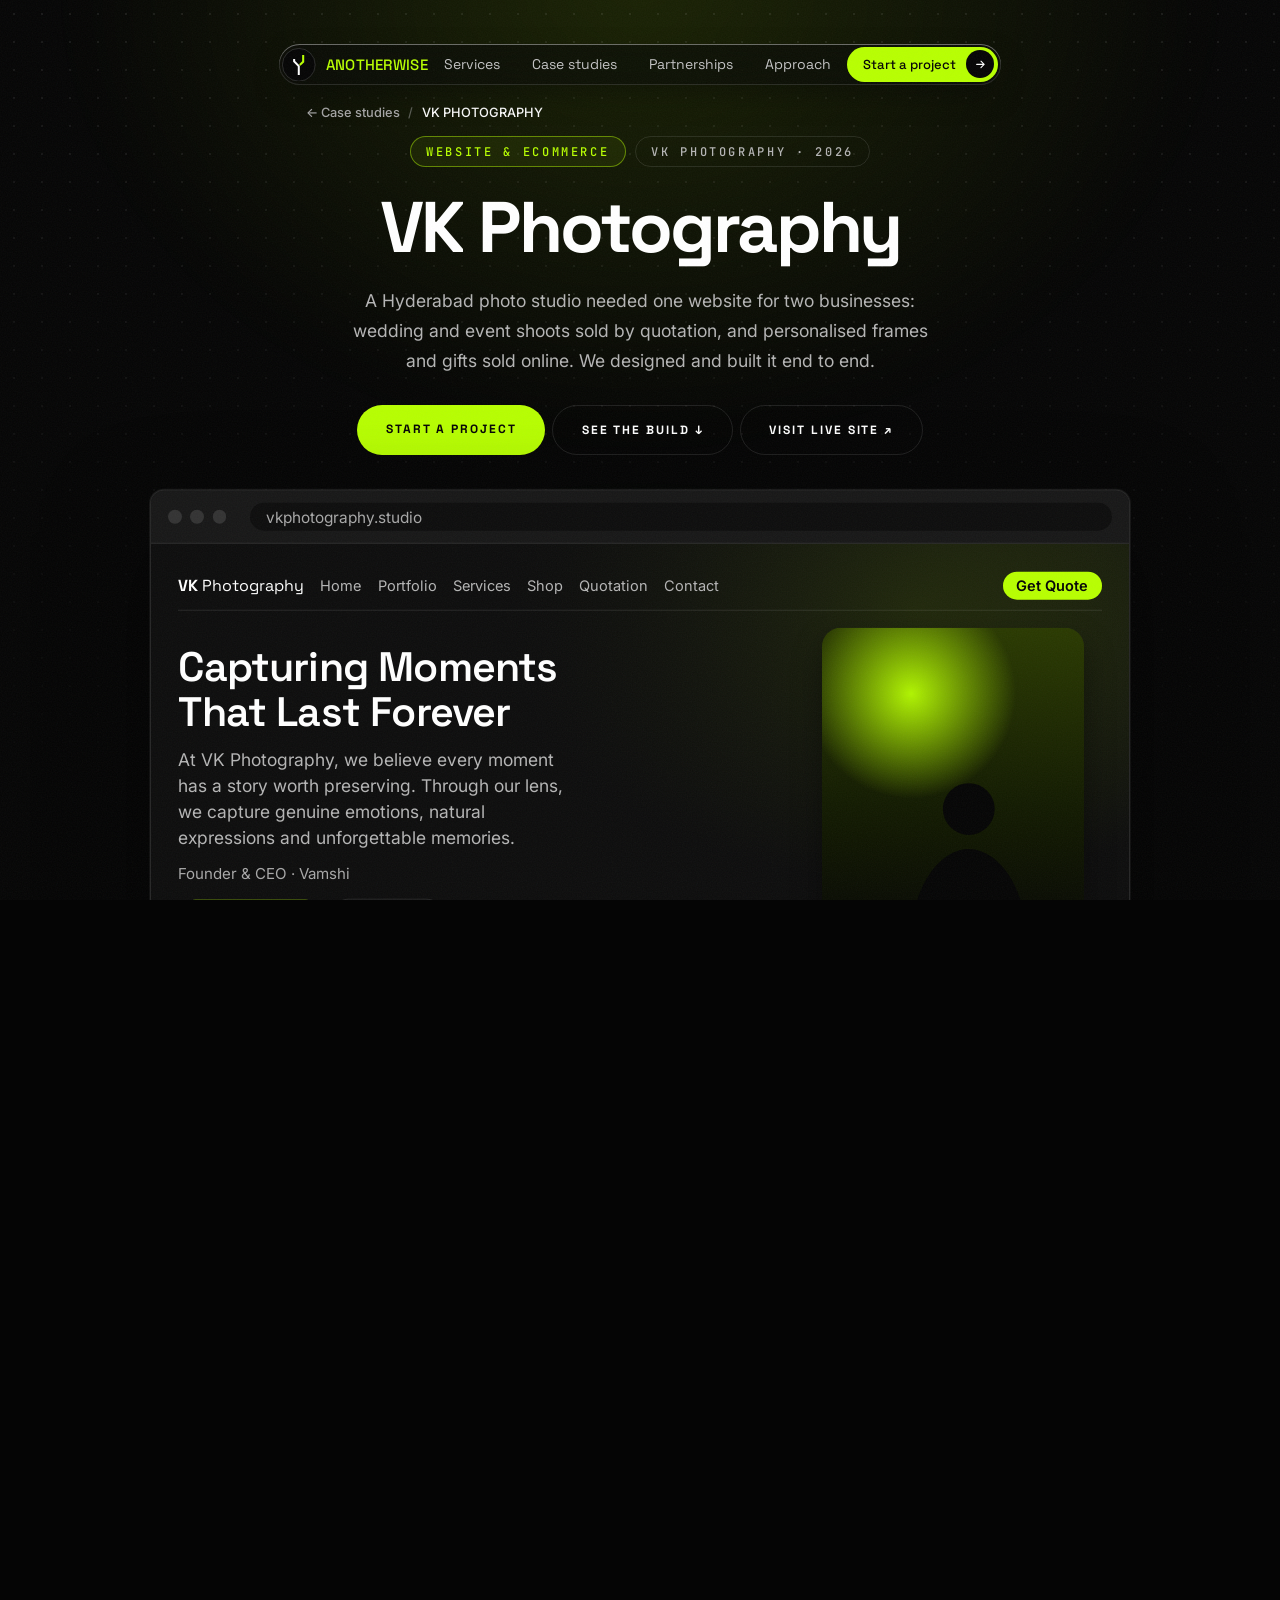
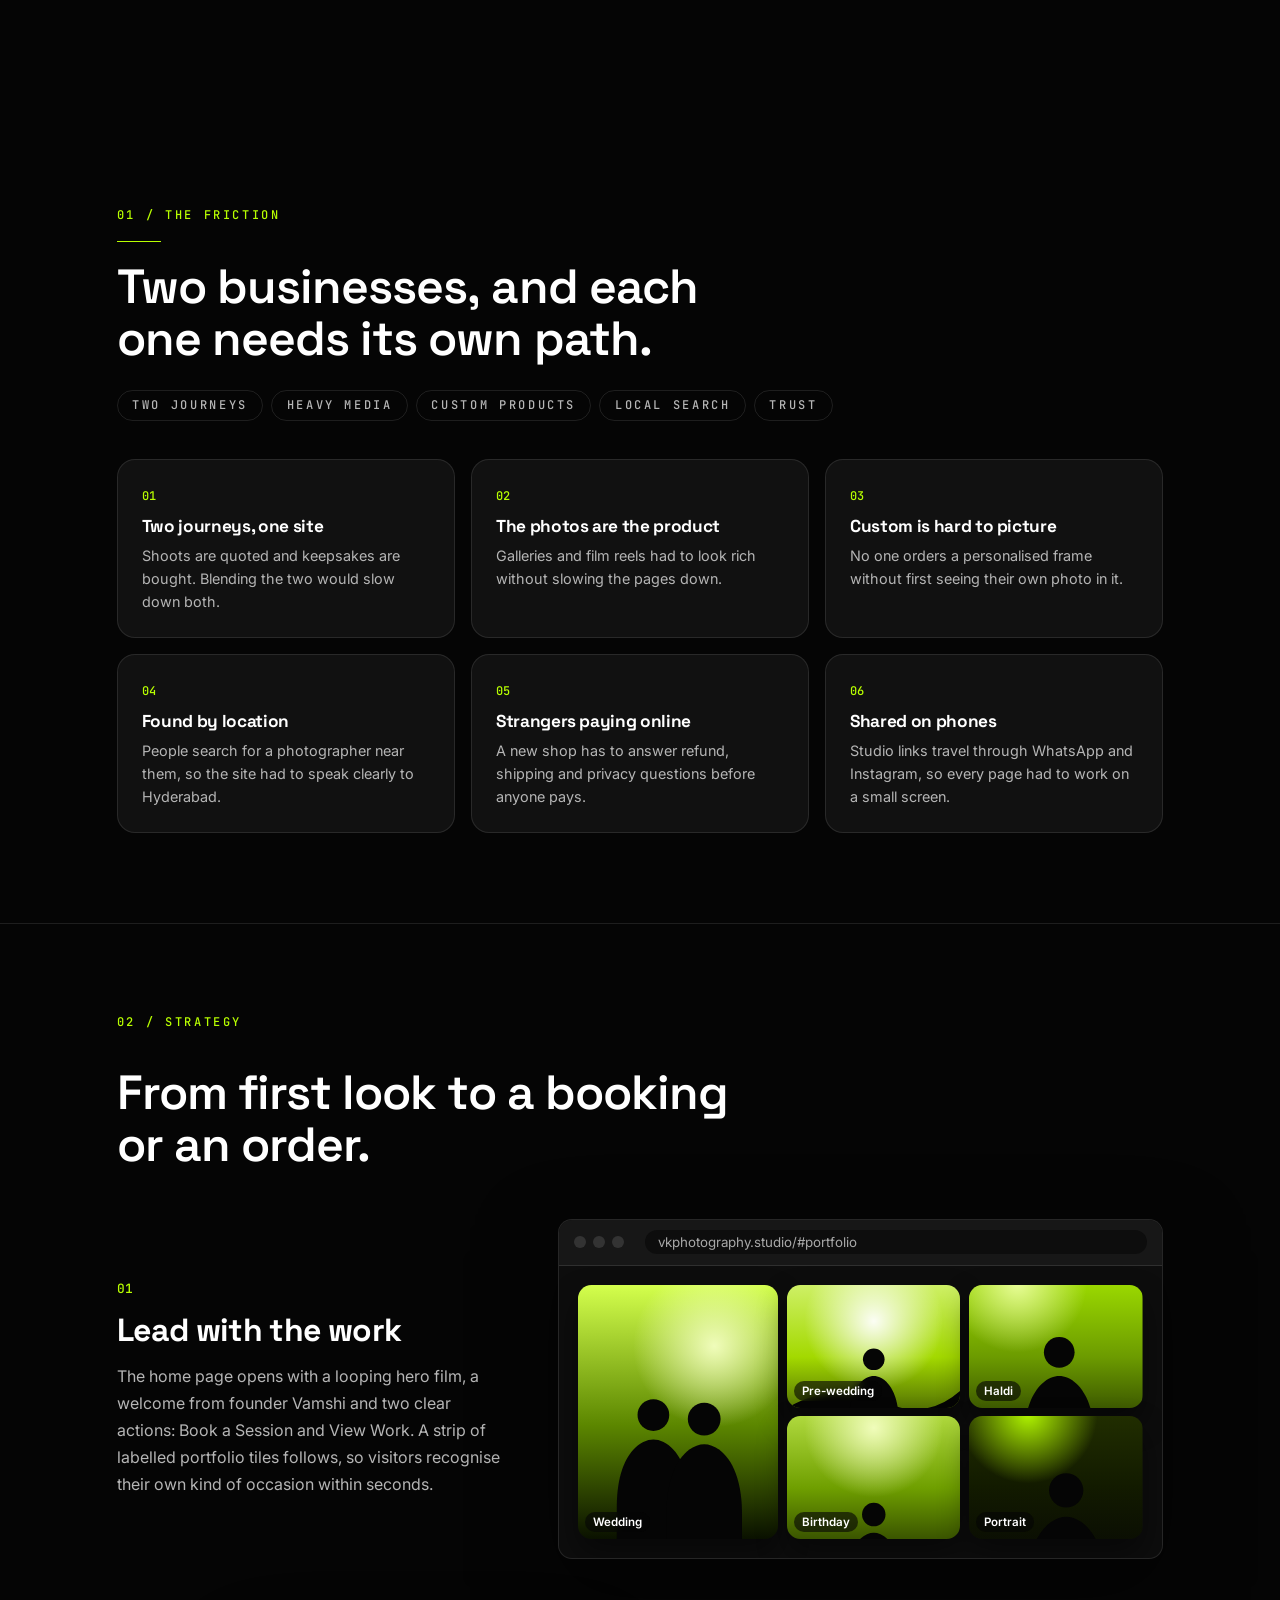
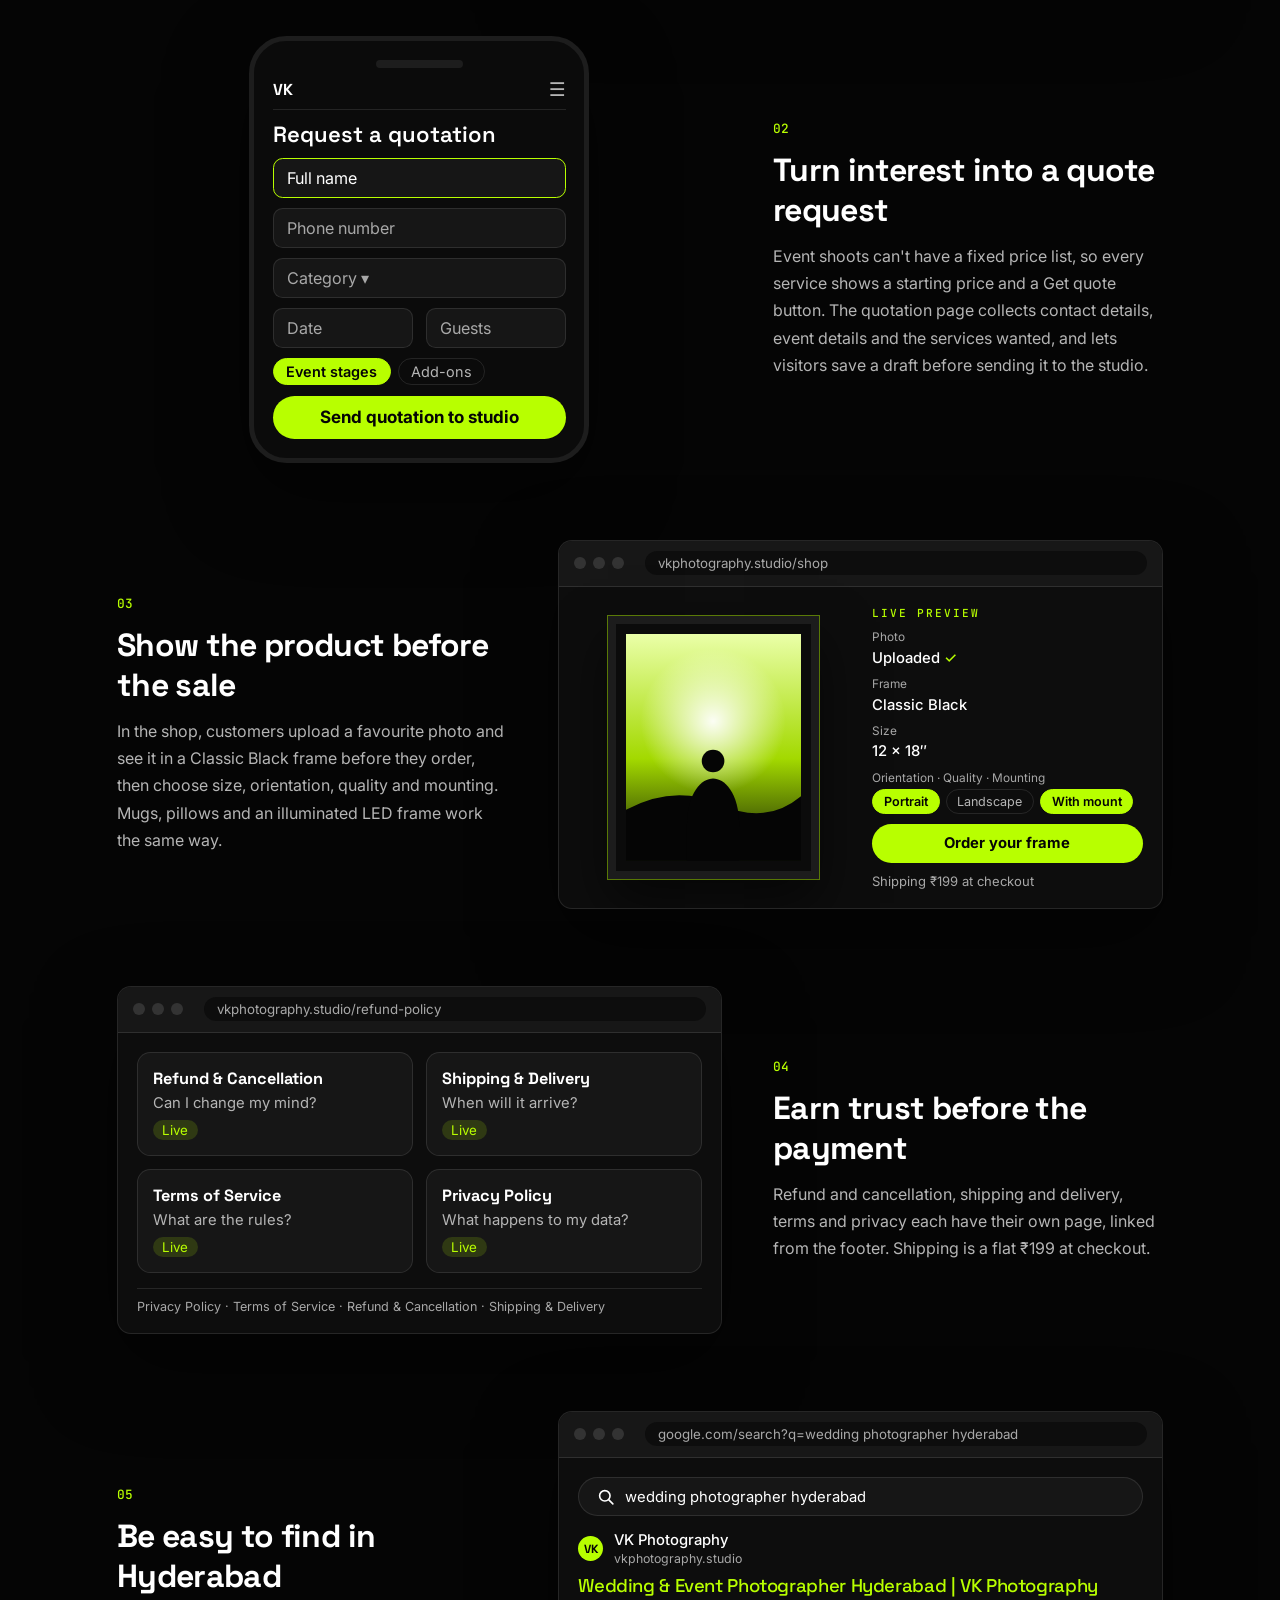
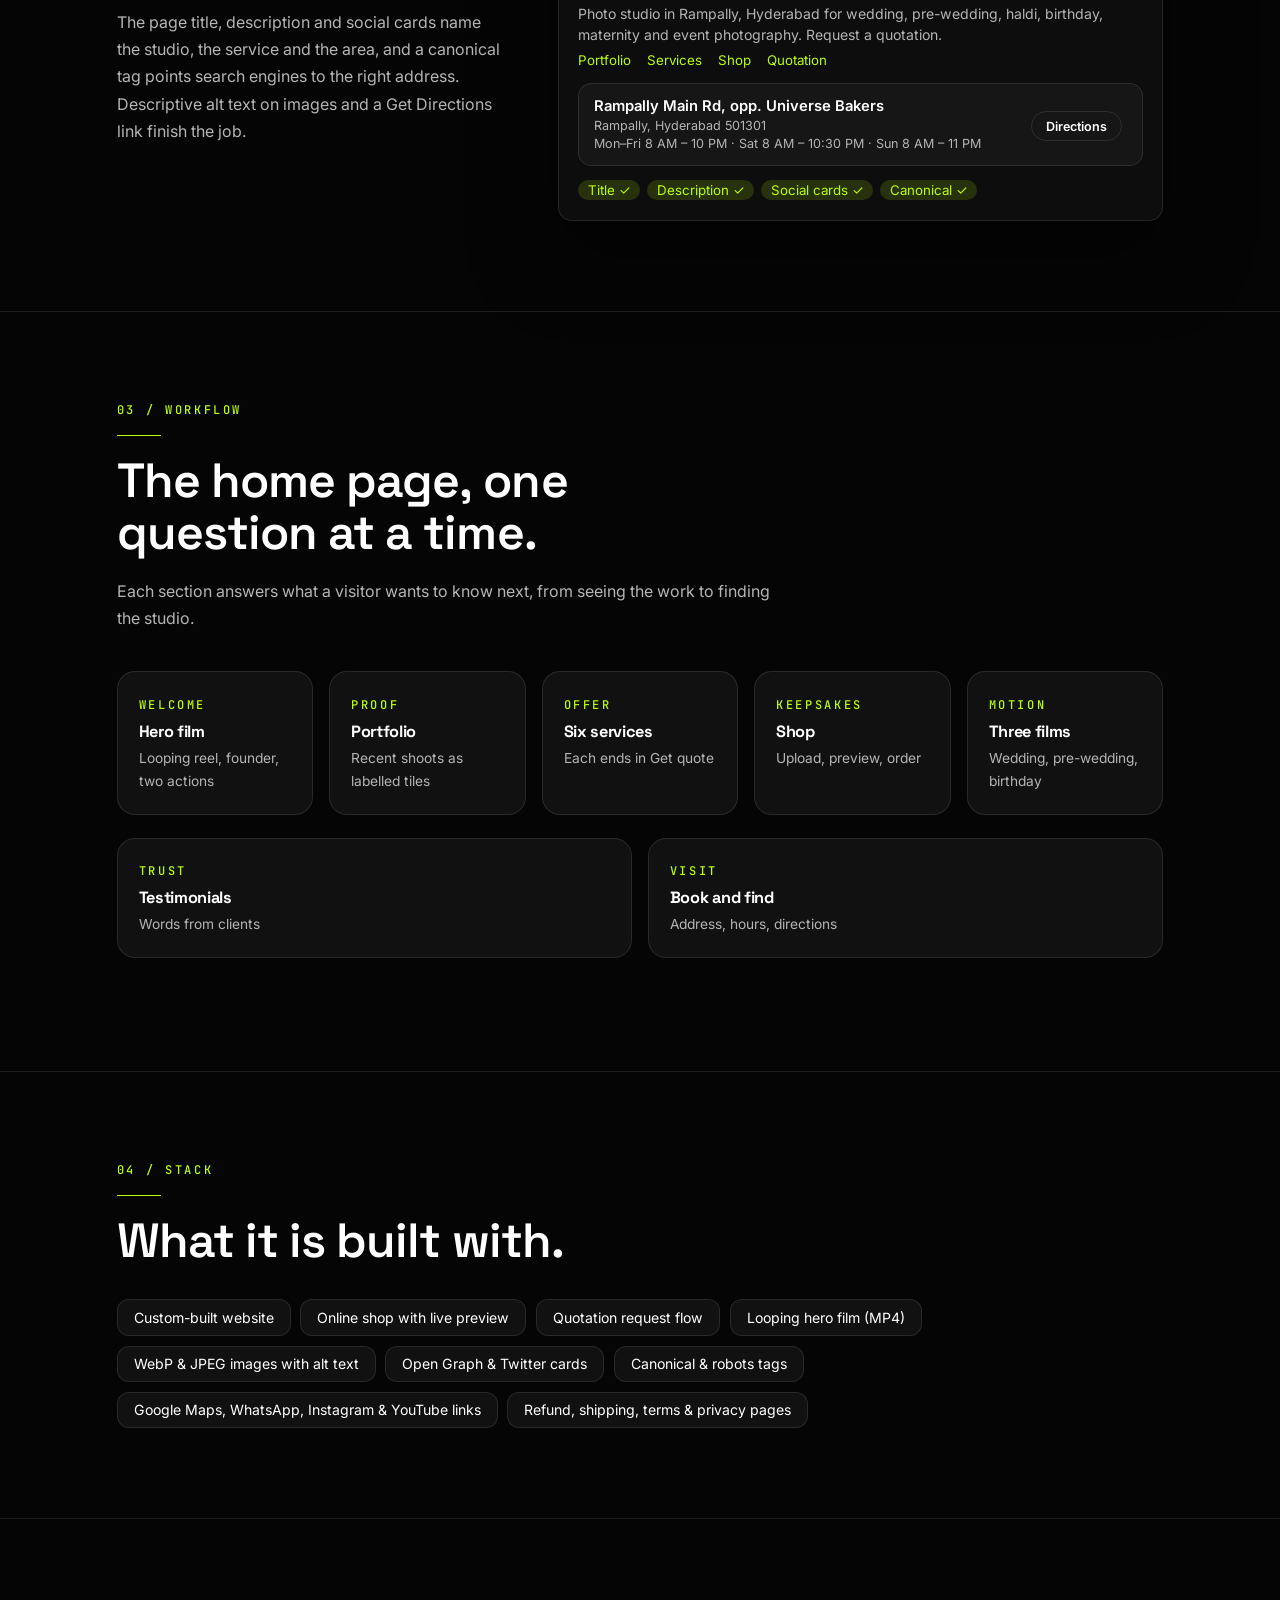
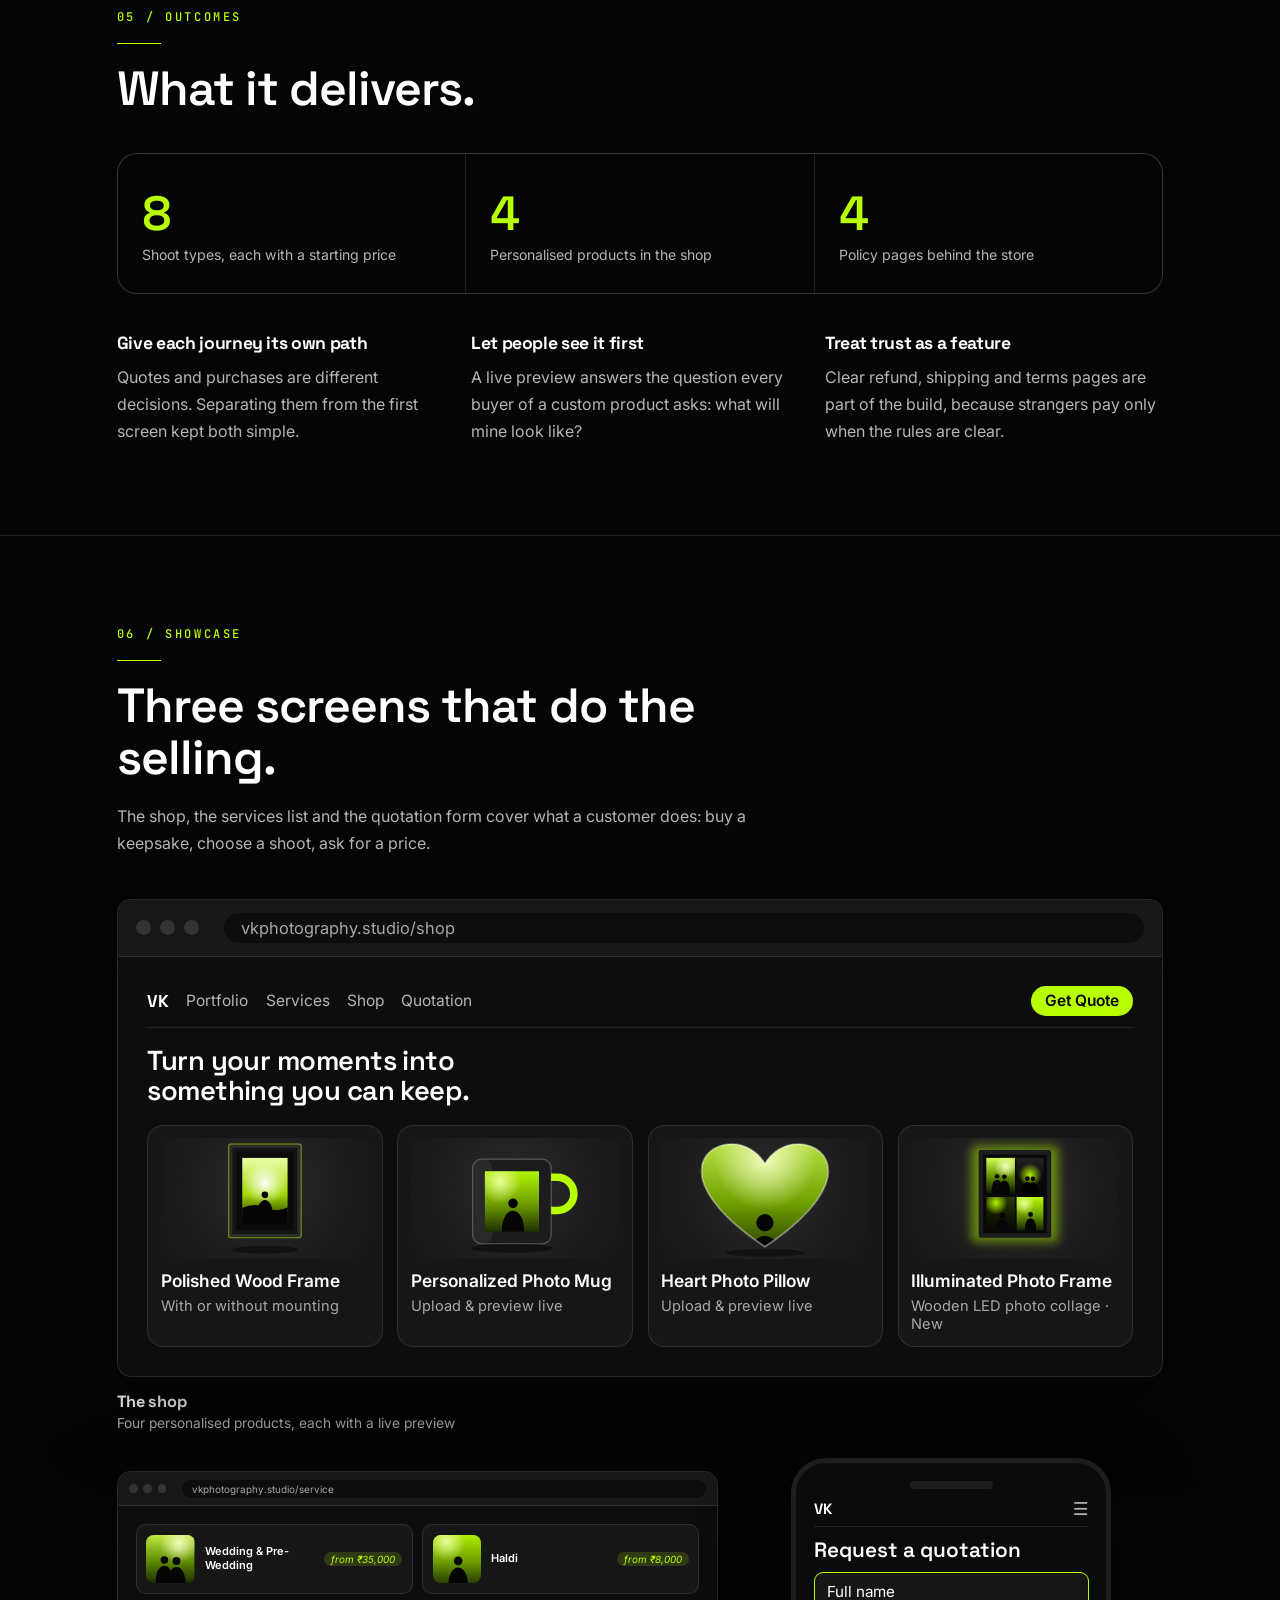
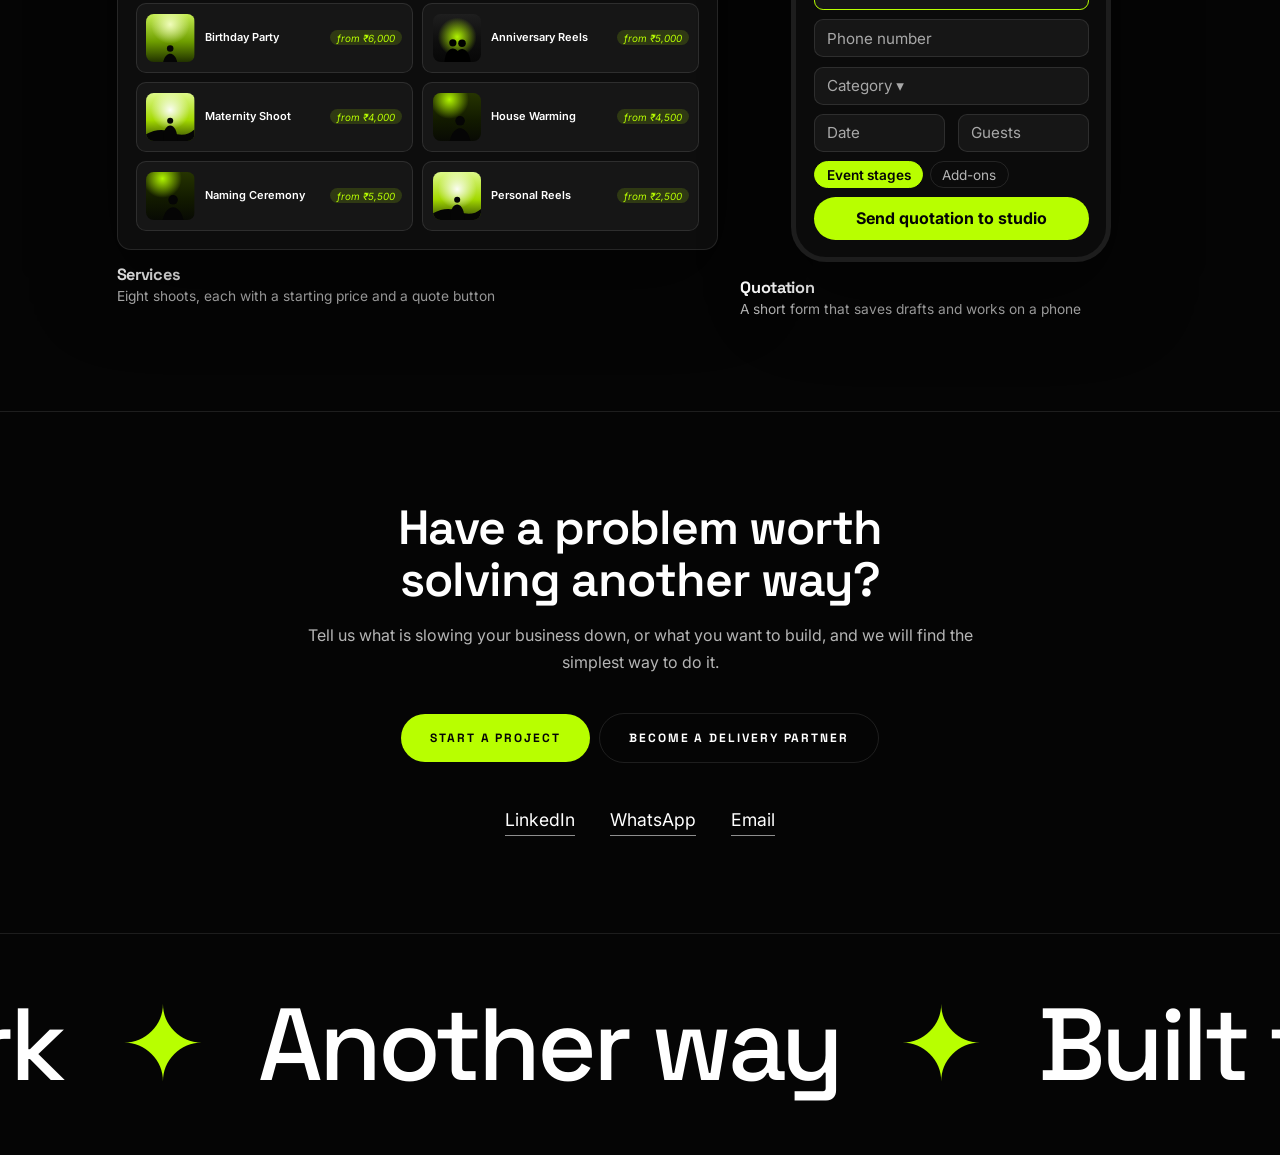
<file: casestudy5.html>
<!DOCTYPE html>
<html lang="en"><head><meta charset="utf-8"><meta name="viewport" content="width=device-width,initial-scale=1,viewport-fit=cover">
<!--SEO:start-->
<title>Photographer Website with Online Shop: VK Photography</title>
<meta name="description" content="One website for a Hyderabad photo studio: wedding shoots sold by quotation and personalised frames and gifts sold through an online shop.">
<link rel="canonical" href="https://anotherwise.netlify.app/casestudy5.html">
<meta name="robots" content="index,follow,max-image-preview:large,max-snippet:-1">
<meta name="theme-color" content="#050505">
<meta name="application-name" content="Anotherwise">
<meta property="og:site_name" content="Anotherwise">
<meta property="og:type" content="website">
<meta property="og:locale" content="en_IN">
<meta property="og:title" content="Photographer Website with Online Shop: VK Photography">
<meta property="og:description" content="One website for a Hyderabad photo studio: wedding shoots sold by quotation and personalised frames and gifts sold through an online shop.">
<meta property="og:url" content="https://anotherwise.netlify.app/casestudy5.html">
<meta property="og:image" content="https://anotherwise.netlify.app/og-image.png?v=202611230016">
<meta property="og:image:width" content="1200">
<meta property="og:image:height" content="630">
<meta property="og:image:alt" content="Anotherwise: Finding another way.">
<meta name="twitter:card" content="summary_large_image">
<meta name="twitter:title" content="Photographer Website with Online Shop: VK Photography">
<meta name="twitter:description" content="One website for a Hyderabad photo studio: wedding shoots sold by quotation and personalised frames and gifts sold through an online shop.">
<meta name="twitter:image" content="https://anotherwise.netlify.app/og-image.png?v=202611230016">
<link rel="icon" href="/favicon.ico" sizes="any">
<link rel="icon" type="image/png" sizes="32x32" href="/icon-32.png">
<link rel="icon" type="image/png" sizes="192x192" href="/icon-192.png">
<link rel="apple-touch-icon" href="/apple-touch-icon.png">
<link rel="manifest" href="/site.webmanifest">
<script type="application/ld+json">{"@context":"https://schema.org","@graph":[{"@type":"Organization","@id":"https://anotherwise.netlify.app/#org","name":"Anotherwise","url":"https://anotherwise.netlify.app/"},{"@type":"WebSite","@id":"https://anotherwise.netlify.app/#website","url":"https://anotherwise.netlify.app/","name":"Anotherwise","publisher":{"@id":"https://anotherwise.netlify.app/#org"}},{"@type":"WebPage","@id":"https://anotherwise.netlify.app/casestudy5.html#page","url":"https://anotherwise.netlify.app/casestudy5.html","name":"Photography Ecommerce Website · VK Photography Case Study","description":"How Anotherwise built a custom website with a live ecommerce shop and a quotation flow for VK Photography, a photo studio in Hyderabad.","inLanguage":"en-IN","isPartOf":{"@id":"https://anotherwise.netlify.app/#website"},"primaryImageOfPage":{"@type":"ImageObject","url":"https://anotherwise.netlify.app/og-image.png?v=202611230016"},"breadcrumb":{"@id":"https://anotherwise.netlify.app/casestudy5.html#crumbs"},"about":"VK Photography","author":{"@id":"https://anotherwise.netlify.app/#org"}},{"@type":"BreadcrumbList","itemListElement":[{"@type":"ListItem","position":1,"name":"Home","item":"https://anotherwise.netlify.app/"},{"@type":"ListItem","position":2,"name":"Case studies","item":"https://anotherwise.netlify.app/#work"},{"@type":"ListItem","position":3,"name":"VK Photography","item":"https://anotherwise.netlify.app/casestudy5.html"}],"@id":"https://anotherwise.netlify.app/casestudy5.html#crumbs"}]}</script>
<!--SEO:end-->
<link href="https://fonts.googleapis.com/css2?family=Inter:wght@300;400;500&family=JetBrains+Mono:wght@400;500&family=Space+Grotesk:wght@500;600;700&display=swap" rel="stylesheet">
<style>
:root{--bg:#050505;--sf:#111;--ln:rgba(255,255,255,.1);--ac:#B8FF00;--on:#050505;--mu:#A8A8A8;--so:#b5b5b5}
*{box-sizing:border-box}html{scroll-behavior:smooth}
body{margin:0;background:var(--bg);color:#fff;font-family:Inter,system-ui,sans-serif;-webkit-font-smoothing:antialiased}
a{color:inherit;text-decoration:none}h1,h2,h3,h4,h5{font-family:'Space Grotesk',sans-serif;letter-spacing:-.02em;margin:0}
p{color:var(--so);line-height:1.7;margin:0}.w{max-width:1200px;margin:0 auto;padding:0 6vw}
.mono{font:500 .75rem 'JetBrains Mono',monospace;letter-spacing:.22em;text-transform:uppercase}.lb{color:var(--ac);margin-bottom:1.1rem}
h2{font-size:clamp(1.8rem,4.2vw,3rem);line-height:1.08;font-weight:600;max-width:20ch}
section{padding:clamp(56px,10vh,104px) 0;border-top:1px solid var(--ln)}.in2{margin-top:1.2rem;max-width:42rem}
.rv{opacity:0;transform:translateY(22px);transition:.7s}.rv.in{opacity:1;transform:none}
@media(prefers-reduced-motion:reduce){.rv{opacity:1;transform:none}.mq div{animation:none!important}}
/* bar */
.bar{position:fixed;inset:0 0 auto;z-index:50;padding:calc(.8rem + env(safe-area-inset-top,0px)) 6vw .6rem;background:rgba(5,5,5,.78);backdrop-filter:blur(14px);-webkit-backdrop-filter:blur(14px)}
.bar .row{display:flex;justify-content:space-between;margin-bottom:.5rem}.bar .row a{font:600 .75rem 'Space Grotesk';letter-spacing:.18em;text-transform:uppercase;color:var(--so)}
.pct{font:500 .75rem 'JetBrains Mono';color:var(--ac)}.prog{position:absolute;left:0;bottom:0;height:2px;background:var(--ac);width:0}
.tabs{display:flex;gap:.4rem;overflow-x:auto;scrollbar-width:none}.tabs::-webkit-scrollbar{display:none}
.tabs a{flex:none;padding:.42rem .9rem;border:1px solid var(--ln);border-radius:99px;font:600 .75rem 'Space Grotesk';letter-spacing:.12em;text-transform:uppercase;color:var(--so)}
.tabs a.on{background:var(--ac);color:var(--on);border-color:var(--ac)}
/* hero */
.hero{padding:9.5rem 0 4rem;position:relative;overflow:hidden}.hero:before{content:"";position:absolute;top:-20%;right:-15%;width:60vw;height:60vw;background:radial-gradient(closest-side,rgba(184,255,0,.16),transparent);filter:blur(30px);z-index:-1}
.hg{display:grid;grid-template-columns:1.05fr 1fr;gap:3rem;align-items:center}
h1{font-size:clamp(2.3rem,6vw,4.6rem);line-height:1;font-weight:700;text-transform:uppercase}
.meta{display:grid;grid-template-columns:repeat(2,1fr);gap:1.2rem;margin-top:2.2rem;padding-top:1.4rem;border-top:1px solid var(--ln)}
.meta h4{font:400 .75rem 'JetBrains Mono';letter-spacing:.18em;text-transform:uppercase;color:var(--mu);margin-bottom:.3rem}.meta span{font-size:.92rem}
.mq{overflow:hidden;margin-top:3.2rem;border-block:1px solid var(--ln);padding:.85rem 0;color:var(--so);-webkit-mask-image:linear-gradient(90deg,transparent,#000 8%,#000 92%,transparent);mask-image:linear-gradient(90deg,transparent,#000 8%,#000 92%,transparent)}
.mq div{display:flex;gap:2.4rem;width:max-content;animation:m 28s linear infinite}.mq span:after{content:"✦";margin-left:2.4rem;color:var(--ac)}@keyframes m{to{transform:translateX(-50%)}}
@media(max-width:860px){.hg{grid-template-columns:1fr}}
/* kpi + results */
.kp{display:grid;grid-template-columns:repeat(auto-fit,minmax(190px,1fr));gap:1px;background:var(--ln);border:1px solid var(--ln);border-radius:20px;overflow:hidden;margin-top:2.4rem}
.kp div{background:var(--bg);padding:1.8rem 1.5rem}.kp b{display:block;font:600 clamp(2rem,4.2vw,3rem) 'Space Grotesk';color:var(--ac);letter-spacing:-.03em}.kp span{color:var(--so);font-size:.88rem}
/* overview */
.ov{display:grid;grid-template-columns:repeat(3,1fr);gap:1px;background:var(--ln);border:1px solid var(--ln);border-radius:20px;overflow:hidden}
.ov div{background:var(--bg);padding:2rem}.ov h3{font-size:1.25rem;margin:.7rem 0}@media(max-width:800px){.ov{grid-template-columns:1fr}}
/* cards */
.cd{display:grid;grid-template-columns:repeat(auto-fit,minmax(240px,1fr));gap:1rem;margin-top:2.4rem}
.c{background:var(--sf);border:1px solid var(--ln);border-radius:18px;padding:1.5rem;transition:.25s}.c:hover{border-color:rgba(184,255,0,.5);transform:translateY(-3px)}
.c .n{color:var(--ac);font:500 .75rem 'JetBrains Mono'}.c h3{font-size:1.08rem;margin:.7rem 0 .4rem}.c p{font-size:.9rem;line-height:1.6}
.ch{display:flex;flex-wrap:wrap;gap:.5rem;margin-top:1.6rem}.ch span{padding:.4rem .9rem;border:1px solid var(--ln);border-radius:99px;color:var(--so)}
/* steps */
.st{display:grid;gap:clamp(2.5rem,6vw,5rem);margin-top:3rem}.s{display:grid;grid-template-columns:1fr 1.55fr;gap:clamp(1.5rem,4vw,4rem);align-items:center}
.s:nth-child(even) .t{order:2}.s:nth-child(even){grid-template-columns:1.55fr 1fr}.s .n{color:var(--ac);font:500 .8rem 'JetBrains Mono';margin-bottom:.8rem}.s h3{font-size:clamp(1.3rem,2.6vw,2rem);margin-bottom:.8rem}
@media(max-width:760px){.st .s .bw,.fr .bw{font-size:max(12px,3.6cqw)}.bld{grid-template-columns:1fr;gap:1.2em}.nv em{white-space:nowrap;flex:none}.fr .nv span:nth-of-type(n+3){display:none}.bld .fm{width:58%}.fr.dv .prd{grid-template-columns:1fr 1fr}.s,.s:nth-child(even){grid-template-columns:1fr}.s:nth-child(even) .t{order:0}}
/* flow / chat layout */
.fl{display:flex;flex-wrap:wrap;margin-top:2.4rem}.nd{flex:1 1 190px;background:var(--sf);border:1px solid var(--ln);border-radius:18px;padding:1.3rem;position:relative;margin:0 1.6rem 1.4rem 0}
.nd:not(:last-child):after{content:"→";position:absolute;right:-1.5rem;top:50%;translate:0 -50%;color:var(--ac)}.nd h3{font-size:1.02rem;margin:.5rem 0 .3rem}.nd p{font-size:.86rem}
@media(max-width:700px){.nd{margin-right:0}.nd:not(:last-child):after{content:"↓";right:auto;left:50%;top:auto;bottom:-1.5rem;translate:-50% 0}}
.sp{display:grid;grid-template-columns:1fr 1fr;gap:clamp(1.5rem,4vw,4rem);align-items:center}@media(max-width:800px){.sp{grid-template-columns:1fr}}
/* compare */
.th{display:grid;grid-template-columns:1fr 1fr;gap:2rem;margin-bottom:2rem}.th h3{font-size:clamp(1.1rem,2.2vw,1.6rem)}.th p{margin-top:.5rem;font-size:.95rem}@media(max-width:700px){.th{grid-template-columns:1fr}}
.cmp{position:relative;border-radius:20px;overflow:hidden;border:1px solid var(--ln);--p:50%;aspect-ratio:16/9;container-type:inline-size;background:#0b0b0b}.cmp>.v{position:absolute;inset:0;border:0}.cmp .bw{height:100%;border-radius:0;border:0}
.cmp .b{clip-path:inset(0 calc(100% - var(--p)) 0 0)}.cmp .tg{position:absolute;top:1rem;z-index:3;background:rgba(0,0,0,.7);padding:.3rem .8rem;border-radius:99px}.tl{left:1rem}.tr{right:1rem}
.cmp .kn{position:absolute;top:0;bottom:0;left:var(--p);width:2px;background:var(--ac);z-index:3;pointer-events:none}.cmp .kn:after{content:"⇆";position:absolute;top:50%;left:50%;translate:-50% -50%;width:2.6rem;height:2.6rem;border-radius:50%;background:var(--ac);color:var(--on);display:grid;place-items:center}
.cmp input{position:absolute;inset:0;width:100%;height:100%;opacity:0;cursor:ew-resize;z-index:4;margin:0}
/* foundation */
.fd{display:grid;gap:1rem;margin-top:2.2rem;grid-template-columns:repeat(auto-fit,minmax(230px,1fr))}.sw{border-radius:18px;padding:1.3rem;min-height:160px;display:flex;flex-direction:column;justify-content:flex-end;border:1px solid var(--ln)}.sw small{font:500 .75rem 'JetBrains Mono';letter-spacing:.1em;text-transform:uppercase;opacity:.75;margin-top:.3rem}
.ty{background:var(--sf);border:1px solid var(--ln);border-radius:18px;padding:1.3rem}.ty .aa{font-size:3rem;line-height:1;margin-bottom:.6rem}.ty p{font-size:.86rem}
.stk{display:flex;flex-wrap:wrap;gap:.6rem;margin-top:2rem}.stk span{padding:.55rem 1rem;border-radius:12px;background:var(--sf);border:1px solid var(--ln);font-size:.88rem}
.b1,.b2{display:inline-block;padding:.65rem 1.2rem;border-radius:99px;font-size:.85rem;font-weight:500;margin:1.2rem .6rem 0 0}.b1{background:var(--ac);color:var(--on)}.b2{border:1px solid var(--ln)}
/* showcase */
.sh{display:grid;grid-template-columns:repeat(12,1fr);gap:1.4rem;margin-top:2.6rem;align-items:end}.fr{grid-column:span 12;margin:0}.fr.tablet{grid-column:span 5}.fr.mobile{grid-column:span 3}.fr.half{grid-column:span 6}.fr.desktop{grid-column:span 12}.fr.square{grid-column:span 4}
.fr h3{font-size:1.02rem;margin-top:.9rem}.fr p{font-size:.86rem}@media(max-width:800px){.fr.tablet,.fr.mobile,.fr.square{grid-column:span 6}.fr.half{grid-column:span 12}}
blockquote{margin:3rem 0 0;max-width:46rem}blockquote p{font:500 clamp(1.3rem,2.8vw,2rem)/1.3 'Space Grotesk';color:#fff}blockquote cite{display:block;margin-top:1.2rem;font-style:normal;color:var(--mu);font-size:.9rem}
/* cta */
.cta{text-align:center}.cta h2{margin:0 auto 2rem;max-width:16ch}.btn{display:inline-block;background:var(--ac);color:var(--on);font:700 .75rem 'Space Grotesk';letter-spacing:.16em;text-transform:uppercase;padding:1rem 1.8rem;border-radius:99px;margin:.3rem}.btn.g{background:none;color:#fff;border:1px solid var(--ln)}
.nx{display:flex;justify-content:space-between;align-items:center;gap:1rem;padding:1.5rem;border:1px solid var(--ln);border-radius:18px;margin-top:3rem;text-align:left}.nx:hover{border-color:var(--ac)}.nx h3{font-size:1.2rem;margin-top:.3rem}
footer{padding:2rem 0;border-top:1px solid var(--ln);color:var(--mu);font-size:.8rem}footer .w{display:flex;justify-content:space-between;flex-wrap:wrap;gap:1rem}
/* ===== hero A: centered stage ===== */
.hero{padding:8.5rem 0 3rem;text-align:center}.hero:before{top:-35%;left:50%;right:auto;translate:-50% 0;width:90vw;height:70vw;background:radial-gradient(closest-side,rgba(184,255,0,.12),transparent)}
.hero:after{content:"";position:absolute;inset:0;z-index:-1;background-image:radial-gradient(rgba(255,255,255,.08) 1px,transparent 1px);background-size:28px 28px;-webkit-mask-image:linear-gradient(#000,transparent 70%);mask-image:linear-gradient(#000,transparent 70%)}
.hc{max-width:54rem;margin:0 auto}
.pr{display:flex;justify-content:center;flex-wrap:wrap;gap:.6rem;margin-bottom:1.5rem}.pr span{padding:.42rem .95rem;border-radius:99px;border:1px solid var(--ln);color:var(--so)}.pr span:first-child{border-color:rgba(184,255,0,.45);color:var(--ac);background:rgba(184,255,0,.07)}
h1{font-size:clamp(2.3rem,5.6vw,4.6rem);text-transform:none;line-height:1.03;letter-spacing:-.04em;max-width:18ch;margin:0 auto}
.hero .in2{font-size:1.1rem;margin:1.3rem auto 0;max-width:38rem}.c2{display:flex;justify-content:center;flex-wrap:wrap;gap:.4rem;margin-top:1.8rem}.c2 .btn{margin:0}
.stage2{position:relative;max-width:980px;margin:3.4rem auto 0}.stage2:before{content:"";position:absolute;inset:10% 6%;background:radial-gradient(closest-side,rgba(184,255,0,.22),transparent);filter:blur(45px);z-index:0}
.stage2 .sm{position:relative;z-index:2;text-align:left}.stage2 .bw{aspect-ratio:2/1;box-shadow:0 40px 100px rgba(0,0,0,.65),0 0 0 1px rgba(255,255,255,.07)}
.stage2.ph .sm{max-width:280px;margin:0 auto}.stage2.ph .pf{aspect-ratio:9/15}.stage2.ph .pf{box-shadow:0 40px 100px rgba(0,0,0,.7),0 0 0 1px rgba(255,255,255,.08)}
.sl,.sr{position:absolute;width:45%;z-index:1;text-align:left;opacity:.92}.sl{left:0;top:12%}.sr{right:0;top:34%}.sl .bw,.sr .bw{aspect-ratio:16/10}
.fc{position:absolute;z-index:4;text-align:left;background:rgba(20,20,20,.84);backdrop-filter:blur(14px);-webkit-backdrop-filter:blur(14px);border:1px solid rgba(255,255,255,.14);border-radius:16px;padding:.85rem 1.2rem;box-shadow:0 20px 50px rgba(0,0,0,.55);animation:fl 6s ease-in-out infinite}
.fc b{display:block;font:600 1.7rem 'Space Grotesk';color:var(--ac);letter-spacing:-.03em;line-height:1.1}.fc span{font-size:.78rem;color:var(--so)}.fc.a{left:-2.5%;top:10%}.fc.b{right:-2.5%;bottom:8%;animation-delay:-3s}
@keyframes fl{50%{transform:translateY(-8px)}}@media(prefers-reduced-motion:reduce){.fc{animation:none}}
.meta4{display:grid;grid-template-columns:repeat(4,1fr);margin:3.2rem auto 0;max-width:980px;border-top:1px solid var(--ln);text-align:left}
.meta4 div{padding:1.3rem 1.2rem;border-left:1px solid var(--ln)}.meta4 div:first-child{border-left:0;padding-left:0}.meta4 h4{font:400 .75rem 'JetBrains Mono';letter-spacing:.18em;text-transform:uppercase;color:var(--mu);margin-bottom:.4rem}.meta4 span{font-size:.95rem}
@media(max-width:760px){.sl,.sr{display:none}.fc{padding:.6rem .9rem}.fc b{font-size:1.2rem}.fc.a{left:0}.fc.b{right:0}.meta4{grid-template-columns:1fr 1fr}.meta4 div:nth-child(3){border-left:0;padding-left:0}.stage2 .bw{aspect-ratio:4/3}}


/* ===== UX pass ===== */
.cd3{grid-template-columns:repeat(3,1fr)}@media(max-width:900px){.cd3{grid-template-columns:repeat(2,1fr)}}@media(max-width:560px){.cd3{grid-template-columns:1fr}}
@media(min-width:701px){.nd:not(:last-child):after{display:none}.nd{margin-right:1rem}.fl{margin-right:-1rem}}
.sh{align-items:start}.fr.tb2,.fr.mb2{align-self:start}
a:focus-visible,button:focus-visible,input:focus-visible{outline:2px solid var(--ac);outline-offset:3px;border-radius:6px}
.cs-crumb a{padding:.55rem 0}
@media(max-width:560px){.c2,.cta .w{align-items:stretch}.c2 .btn,.cta .btn{display:block;width:100%;max-width:300px;margin:.35rem auto;text-align:center}.c2{flex-direction:column;align-items:center}}
/* ===== small screens: keep mock-ups short ===== */
@media(max-width:760px){
.stage2 .bw,.st .s .bw{aspect-ratio:auto}
.stage2 .bw{font-size:max(13px,4.1cqw)}.stage2 .hv{display:flex;flex-direction:column;gap:1.1em;align-items:stretch}.stage2 .hr{order:-1;min-height:0;height:9.5em;width:100%}.stage2 .hr .fo{right:0;left:0;width:100%}.stage2 .hl{gap:.6em}.stage2 .hl>div{display:flex;flex-wrap:wrap;gap:.4em}.stage2 .hl .bt2{margin:0}.stage2 .hl p{font-size:.95em!important}
.stage2 .nv span{display:none}.stage2 .hd{font-size:1.85em!important;max-width:none!important}
.stage2 .bb{padding:1.2em}
main .mas{grid-template-columns:1fr 1fr;grid-template-rows:none;grid-auto-rows:7.5em}main .mas .pc:first-child{grid-row:auto;grid-column:span 2}
main .svc{grid-template-columns:1fr}main .prd{grid-template-columns:1fr 1fr}
}
/* ===== site-section mocks ===== */
.fr.tb2,.fr.mb2{align-self:center}.fr.tb2 .bw{font-size:max(11px,1.75cqw)}.fr.dv{grid-column:span 12}.fr.tb2{grid-column:span 7}.fr.mb2{grid-column:span 5}.fr.mb2 .pf{max-width:320px;margin-inline:auto;aspect-ratio:auto;font-size:16px}@media(max-width:800px){.fr.tb2,.fr.mb2{grid-column:span 12}}

.st .s .bw{font-size:max(11px,2.45cqw)}.st .s .bb{padding:1.3em}.s .pf{aspect-ratio:auto;max-width:340px;margin-inline:auto;font-size:17px}.pf .fi{padding:.55em .8em}.pf{gap:.5em}
.k{background:#161616;border:1px solid var(--ln);border-radius:.8em;padding:.9em}.k b{display:block;font-size:1em;margin-bottom:.3em}.k span,.k p{color:var(--so);font-size:.85em;line-height:1.45}.k ul{margin:.4em 0 0;padding-left:1.1em;color:var(--so);font-size:.85em;line-height:1.6}
.lab{color:var(--ac);font:500 .75em 'JetBrains Mono';letter-spacing:.18em;text-transform:uppercase}.hd{font:600 1.7em/1.1 'Space Grotesk';letter-spacing:-.02em}
.cg{display:grid;gap:.8em}.c2g{grid-template-columns:1fr 1fr}.c3g{grid-template-columns:repeat(3,1fr)}.c4g{grid-template-columns:repeat(4,1fr)}.cl2{grid-template-columns:1fr 1.5fr;align-items:center}
.ip{border-radius:.8em;background:linear-gradient(135deg,rgba(184,255,0,.28),#161616 70%);min-height:6em;display:flex;align-items:flex-end;padding:.7em;font-size:.85em;color:var(--so)}
.nv{display:flex;align-items:center;gap:1.1em;font-size:.85em;color:var(--so);border-bottom:1px solid var(--ln);padding-bottom:.7em}.nv b{color:#fff;font:700 1.1em 'Space Grotesk'}.nv em{margin-left:auto;font-style:normal;background:var(--ac);color:var(--on);padding:.35em .9em;border-radius:99px;font-weight:600}
.chp{display:inline-block;padding:.25em .75em;border:1px solid var(--ln);border-radius:99px;font-size:.8em;color:var(--so);margin:.2em .2em 0 0}
.bt2{display:inline-block;padding:.5em 1.1em;border-radius:99px;font-weight:600;font-size:.9em;margin:.3em .4em 0 0}.bt2.p{background:var(--ac);color:var(--on)}.bt2.o{border:1px solid var(--ln);color:#fff}
.stt{display:grid;grid-template-columns:repeat(4,1fr);gap:.8em;text-align:center}.stt b{display:block;font:600 1.8em 'Space Grotesk';color:var(--ac)}.stt span{color:var(--so);font-size:.8em}
@media(max-width:700px){.c3g,.c4g,.c2g,.cl2{grid-template-columns:1fr 1fr}.cl2{grid-template-columns:1fr}}
/* ===== built-in mock visuals (no images needed) ===== */
.v{container-type:inline-size;width:100%}
.bw{border:1px solid var(--ln);border-radius:14px;overflow:hidden;background:#0d0d0d;font-size:max(8px,1.75cqw);display:flex;flex-direction:column;aspect-ratio:16/9;box-shadow:0 30px 80px rgba(0,0,0,.5)}
.tablet .bw{aspect-ratio:4/3}.bt{display:flex;align-items:center;gap:.5em;padding:.7em 1em;background:#171717;border-bottom:1px solid var(--ln)}
.bt i{width:.8em;height:.8em;border-radius:50%;background:#333}.bt em{margin-left:1em;flex:1;font-style:normal;background:#0d0d0d;border-radius:99px;padding:.3em 1em;color:var(--mu);font-size:.9em}
.bb{flex:1;padding:1.6em;display:flex;flex-direction:column;gap:1em;overflow:hidden;min-height:0}
.pf{border:5px solid #1d1d1d;border-radius:2.2em;background:#0b0b0b;aspect-ratio:9/18.5;font-size:4.2cqw;padding:1.1em;display:flex;flex-direction:column;gap:.6em;overflow:hidden;position:relative;box-shadow:0 30px 80px rgba(0,0,0,.5)}
.pf:before{content:"";align-self:center;width:30%;height:.5em;background:#1d1d1d;border-radius:9px;flex:none}
.mh{padding:1.6em;border-radius:1em;background:linear-gradient(135deg,rgba(184,255,0,.18),#141414);display:flex;flex-direction:column;gap:.6em;align-items:flex-start}.mh small{color:var(--ac);letter-spacing:.2em;font-size:.8em}.mh b{font:600 2.1em/1.05 'Space Grotesk';max-width:14ch}.mh p{font-size:1em;line-height:1.4;max-width:30ch}
.mb{background:var(--ac);color:var(--on);padding:.5em 1.1em;border-radius:99px;font-weight:600}.g3{display:grid;grid-template-columns:repeat(3,1fr);gap:.8em}.g3 div{background:#161616;border:1px solid var(--ln);border-radius:.8em;padding:.8em;display:flex;flex-direction:column;gap:.5em}.g3 s{height:3.2em;border-radius:.5em;background:linear-gradient(135deg,#2a2a2a,#171717)}.g3 b{font-size:.95em}.g3 span{color:var(--mu);font-size:.85em}
.ol{background:#e9e9e4;color:#333;border-radius:.6em;padding:1em;display:flex;flex-direction:column;gap:.5em;flex:1}.ol u{color:#1a4fb4;font-size:1em}.ol i{display:block;height:.6em;background:#bdbdb5;border-radius:3px}.ol .bl{color:#1a4fb4;font-size:.9em;text-decoration:underline}
.fi{background:#161616;border:1px solid var(--ln);border-radius:.6em;padding:.7em .9em;color:var(--mu);font-size:.95em}.fi.f{border-color:var(--ac);color:#fff}.fb{background:var(--ac);color:var(--on);text-align:center;border-radius:99px;padding:.7em;font-weight:700}
.tb{width:100%;border-collapse:collapse;font-size:.95em}.tb th{text-align:left;color:var(--mu);font-weight:400;padding:.5em;border-bottom:1px solid var(--ln);font-size:.85em;letter-spacing:.1em;text-transform:uppercase}.tb td{padding:.55em .5em;border-bottom:1px solid #1c1c1c}.pl{background:rgba(184,255,0,.15);color:var(--ac);padding:.15em .7em;border-radius:99px;font-size:.9em}.pl.r{background:rgba(255,90,90,.15);color:#ff7a7a}
.kr{display:grid;grid-template-columns:repeat(3,1fr);gap:.8em}.kr div{background:#161616;border:1px solid var(--ln);border-radius:.8em;padding:.8em}.kr small{color:var(--mu);font-size:.85em}.kr b{display:block;font:600 1.8em 'Space Grotesk';color:var(--ac)}
.br{display:flex;align-items:flex-end;gap:.5em;flex:1;min-height:5em;background:#121212;border-radius:.8em;padding:.8em}.br i{flex:1;background:linear-gradient(var(--ac),rgba(184,255,0,.2));border-radius:.3em .3em 0 0}
.fu{display:flex;flex-direction:column;gap:.5em}.fu div{background:linear-gradient(90deg,var(--ac),rgba(184,255,0,.3));color:var(--on);padding:.6em 1em;border-radius:.5em;font-weight:600;font-size:.95em;display:flex;justify-content:space-between}
.fw{display:flex;align-items:center;gap:.8em;flex:1}.fw div{flex:1;background:#161616;border:1px solid var(--ln);border-radius:.8em;padding:1em;position:relative}.fw small{color:var(--ac);font-size:.75em;letter-spacing:.15em}.fw b{display:block;margin:.3em 0;font-size:1em}.fw span{color:var(--mu);font-size:.85em}.fw em{color:var(--ac);font-style:normal}
.cl{display:grid;grid-template-columns:repeat(7,1fr);gap:.5em;flex:1}.cl div{background:#141414;border-radius:.5em;padding:.5em;display:flex;flex-direction:column;gap:.4em;font-size:.9em}.cl small{color:var(--mu)}.cl i{font-style:normal;background:rgba(184,255,0,.15);color:var(--ac);border-radius:.3em;padding:.3em .4em;font-size:.85em}.cl i.o{background:#222;color:var(--so)}
.rl{flex:1;border-radius:1em;background:linear-gradient(160deg,rgba(184,255,0,.35),#1a1a1a 55%,#0b0b0b);position:relative;display:flex;flex-direction:column;justify-content:flex-end;padding:.9em}.rl .pp{position:absolute;inset:0;display:grid;place-items:center;font-size:2.4em;opacity:.85}.rl b{font-size:.95em}.rl span{color:var(--so);font-size:.85em}.rl .sd{position:absolute;right:.7em;bottom:4em;text-align:center;line-height:1.7}
.fd9{display:grid;grid-template-columns:repeat(3,1fr);gap:.3em;flex:1}.fd9 i{border-radius:.3em;background:linear-gradient(135deg,rgba(184,255,0,.3),#1a1a1a)}.fd9 i:nth-child(3n+2){background:linear-gradient(135deg,#2c2c2c,#111)}.fd9 i:nth-child(4n){background:linear-gradient(200deg,rgba(184,255,0,.55),#161616)}
.po{aspect-ratio:1;border-radius:1em;background:linear-gradient(135deg,rgba(184,255,0,.35),#151515 60%);padding:1.4em;display:flex;flex-direction:column;justify-content:flex-end;font-size:max(9px,4.4cqw);border:1px solid var(--ln)}.po b{font:600 1.5em/1.1 'Space Grotesk';max-width:12ch}.po span{color:var(--so);font-size:.8em;margin-top:.4em}
.m{max-width:84%;padding:.6em .9em;border-radius:1em;line-height:1.4}.m.u{background:#1c1c1c;align-self:flex-start;border-bottom-left-radius:.2em}.m.b{background:var(--ac);color:var(--on);align-self:flex-end;border-bottom-right-radius:.2em}
.qt{background:#161616;border:1px dashed rgba(184,255,0,.5);border-radius:.8em;padding:.8em;font-size:.9em;align-self:flex-end;max-width:90%}
.tk{flex:1;display:flex;flex-direction:column;align-items:center;justify-content:center;text-align:center;gap:.4em}.tk b{font:700 4.6em/1 'Space Grotesk';color:var(--ac)}
.pp9{display:grid;grid-template-columns:repeat(4,1fr);gap:.6em;flex:1}.pp9 i{background:#d8d4c4;transform:rotate(var(--r));border-radius:.2em;padding:.5em;font-style:normal;color:#444;font-size:.85em;box-shadow:0 2px 4px rgba(0,0,0,.4)}

/* ===== site nav (fixed, document level) ===== */
html{scroll-behavior:smooth;scroll-padding-top:5.5rem}
@media(prefers-reduced-motion:reduce){html{scroll-behavior:auto}}
html.aw-lock,html.aw-lock body{overflow:hidden}
.aw-nav{position:fixed;top:0;left:0;right:0;z-index:1000;padding:calc(1.25rem + env(safe-area-inset-top,0px)) 1rem 0;pointer-events:none;font-family:'Space Grotesk',system-ui,sans-serif}
.aw-pill{pointer-events:auto;max-width:44rem;margin:0 auto;display:flex;align-items:center;justify-content:space-between;gap:1rem;padding:.2rem .2rem .2rem 1.1rem;border-radius:999px;background:rgba(10,10,10,.58);-webkit-backdrop-filter:blur(26px) saturate(180%);backdrop-filter:blur(26px) saturate(180%);box-shadow:inset 0 1px 0 rgba(255,255,255,.3),inset 0 0 0 1px rgba(255,255,255,.12),0 12px 32px -10px rgba(0,0,0,.55)}
.aw-logo{font-weight:500;font-size:.9375rem;letter-spacing:.02em;color:#fff;text-decoration:none}
.aw-links{display:flex;align-items:center;gap:2rem}
.aw-links a{font-weight:400;font-size:.875rem;letter-spacing:0;color:#c4c4c4;text-decoration:none;transition:color .2s}
.aw-links a:hover,.aw-links a.is-active{color:#B8FF00}
.aw-cta{display:flex;align-items:center;gap:.65rem;background:#B8FF00;color:#050505;font-weight:500;font-size:.8125rem;letter-spacing:0;text-decoration:none;border-radius:999px;padding:.2rem .2rem .2rem 1rem;transition:filter .2s}
.aw-cta:hover{filter:brightness(1.08)}
.aw-cta .ar{width:1.75rem;height:1.75rem;border-radius:50%;background:#050505;display:grid;place-items:center;transition:transform .2s}
.aw-cta:hover .ar{transform:translateX(2px)}
.aw-cta svg{width:.8rem;height:.8rem;stroke:#fff;fill:none;stroke-width:2;stroke-linecap:round;stroke-linejoin:round}
.aw-end{display:none;align-items:center;gap:.4rem}
.aw-go{width:2.25rem;height:2.25rem;border-radius:50%;background:#B8FF00;display:grid;place-items:center;text-decoration:none;transition:transform .3s cubic-bezier(.16,1,.3,1),opacity .2s,filter .2s}
.aw-go:hover{filter:brightness(1.08)}
.aw-go svg{width:.9rem;height:.9rem;stroke:#050505;fill:none;stroke-width:2.2;stroke-linecap:round;stroke-linejoin:round}
html.aw-lock .aw-go{opacity:0;transform:scale(.6);pointer-events:none}
.aw-burger{display:none;width:2.25rem;height:2.25rem;border-radius:50%;border:1px solid rgba(255,255,255,.16);background:rgba(255,255,255,.07);cursor:pointer;position:relative;padding:0;transition:background .25s,border-color .25s}
.aw-burger i{position:absolute;left:50%;top:50%;width:14px;height:1.5px;margin:-.75px 0 0 -7px;background:#fff;border-radius:2px;transition:transform .3s cubic-bezier(.16,1,.3,1),background .25s}
.aw-burger i:nth-child(1){transform:translateY(-3.5px)}
.aw-burger i:nth-child(2){transform:translateY(3.5px)}
.aw-burger[aria-expanded="true"]{background:#B8FF00;border-color:#B8FF00}
.aw-burger[aria-expanded="true"] i{background:#050505}
.aw-burger[aria-expanded="true"] i:nth-child(1){transform:rotate(45deg)}
.aw-burger[aria-expanded="true"] i:nth-child(2){transform:rotate(-45deg)}
.aw-burger:focus-visible,.aw-go:focus-visible,.aw-nav a:focus-visible,.aw-menu a:focus-visible{outline:2px solid #B8FF00;outline-offset:3px}
.aw-menu{position:fixed;inset:0;z-index:999;display:flex;flex-direction:column;box-sizing:border-box;height:100vh;height:100dvh;padding:calc(4.75rem + env(safe-area-inset-top,0px)) 1.5rem calc(1.5rem + env(safe-area-inset-bottom,0px));background:radial-gradient(70% 45% at 0% 0%,rgba(184,255,0,.16),transparent 70%),#050505;color:#fff;font-family:'Space Grotesk',system-ui,sans-serif;opacity:0;visibility:hidden;transition:opacity .3s ease,visibility 0s linear .3s;overflow-y:auto}
.aw-menu.is-open{opacity:1;visibility:visible;transition:opacity .3s ease,visibility 0s}
.aw-menu ul{list-style:none;margin:1.5rem 0 0;padding:0}
.aw-menu li{border-bottom:1px solid #222;opacity:0;transform:translateY(14px);transition:opacity .45s ease,transform .5s cubic-bezier(.16,1,.3,1);transition-delay:0s}
.aw-menu.is-open li{opacity:1;transform:none;transition-delay:calc(.08s + var(--i)*.07s)}
.aw-menu li a{display:flex;justify-content:space-between;align-items:baseline;padding:.9rem .25rem;color:#fff;text-decoration:none;font-weight:400;font-size:clamp(1.75rem,8vw,2.25rem);letter-spacing:-.015em;line-height:1.1;transition:color .2s}
.aw-menu li a:hover,.aw-menu li a.is-active{color:#B8FF00}
.aw-menu li a span{font-family:'JetBrains Mono',ui-monospace,monospace;font-size:.75rem;letter-spacing:.04em;font-weight:400;color:#A8A8A8}
.aw-menu .aw-foot{margin-top:auto;padding-top:2rem;opacity:0;transform:translateY(14px);transition:opacity .45s ease,transform .5s cubic-bezier(.16,1,.3,1)}
.aw-menu.is-open .aw-foot{opacity:1;transform:none;transition-delay:.35s}
.aw-menu .aw-cta{justify-content:space-between;width:100%;box-sizing:border-box;padding-left:1.25rem;font-size:.875rem}
.aw-menu .aw-tag{margin:1rem 0 0;text-align:center;font-family:'JetBrains Mono',ui-monospace,monospace;font-size:.75rem;letter-spacing:.04em;color:#A8A8A8}
@media(max-width:720px){.aw-links,.aw-pill>.aw-cta{display:none}.aw-end{display:flex}.aw-burger{display:block}.aw-pill{padding:.2rem .2rem .2rem 1rem}}
@media(min-width:721px){.aw-menu{display:none}.aw-nav{padding-top:calc(2.75rem + env(safe-area-inset-top,0px))}}
@media(prefers-reduced-motion:reduce){.aw-menu,.aw-menu li,.aw-menu .aw-foot,.aw-burger i{transition-duration:.01s!important;transition-delay:0s!important}}
.aw-logo{display:inline-flex;align-items:center;gap:.6rem}
.aw-logo svg{width:2.1rem;height:2.1rem;flex:none;display:block}
.aw-logo span{color:#B8FF00}
.aw-links a,.aw-cta,.aw-logo{white-space:nowrap}
.aw-pill{width:max-content;min-width:min(44rem,calc(100vw - 2rem));max-width:calc(100vw - 2rem);padding-left:.2rem}
@media(max-width:720px){.aw-pill{padding-left:.2rem}}
.cs-crumb{position:absolute;z-index:40;top:calc(6rem + env(safe-area-inset-top,0px));left:max(2.1rem,calc((100vw - 44rem)/2 + 1.1rem));right:1rem;display:flex;align-items:center;gap:.55rem;font:500 .8rem Inter,sans-serif;color:var(--mu);white-space:nowrap;overflow:hidden}
.cs-crumb a{color:var(--mu);text-decoration:none;transition:color .2s}
.cs-crumb a:hover{color:var(--ac)}
.cs-crumb i{font-style:normal;opacity:.5}
.cs-crumb b{font-weight:500;color:#fff;overflow:hidden;text-overflow:ellipsis}
@media(max-width:720px){.cs-crumb{top:calc(4.6rem + env(safe-area-inset-top,0px));left:1.7rem}}
.bb{position:relative}.rel{position:relative;z-index:1}.vbg{position:absolute;inset:0;opacity:.32;filter:blur(5px)}.vbg:after{content:"";position:absolute;inset:0;background:linear-gradient(90deg,#0d0d0d 25%,rgba(13,13,13,.35))}.fnd{color:var(--mu);font-size:.88em}.hr .fo{position:absolute;top:0;bottom:0;right:4%;width:60%;border-radius:1.1em}
.pc{position:relative;overflow:hidden;border-radius:.9em;box-shadow:0 14px 30px rgba(0,0,0,.45)}.pc em{position:absolute;left:.6em;bottom:.6em;font-style:normal;font-size:.78em;font-weight:600;background:rgba(5,5,5,.62);color:#fff;padding:.25em .7em;border-radius:99px;backdrop-filter:blur(4px)}
.hv{display:grid;grid-template-columns:1.05fr 1fr;gap:1.6em;align-items:center;flex:1;min-height:0}.hl{display:flex;flex-direction:column;gap:.7em;align-items:flex-start}.hr{position:relative;height:100%;min-height:13em}.hr .pc{position:absolute}.hr .q1{left:2%;top:6%;width:50%;height:80%;transform:rotate(-3deg)}.hr .q2{right:0;top:0;width:44%;height:56%;transform:rotate(3deg)}.hr .q3{right:6%;bottom:0;width:42%;height:44%;transform:rotate(-2deg)}
.cps{display:flex;flex-wrap:wrap;gap:.4em}.cps span{padding:.3em .85em;border-radius:99px;border:1px solid var(--ln);color:var(--so);font-size:.85em}.cps span.on{background:var(--ac);border-color:var(--ac);color:var(--on);font-weight:600}
.mas{display:grid;grid-template-columns:1.15fr 1fr 1fr;grid-template-rows:1fr 1fr;gap:.6em;flex:1;min-height:0}.mas .pc:first-child{grid-row:span 2}
.bld{display:grid;grid-template-columns:1fr 1fr;gap:1.6em;align-items:center}.bld .fm{aspect-ratio:4/5;width:78%;margin-inline:auto;border:.6em solid #1c1c1c;background:#0b0b0b;padding:.7em;box-shadow:0 0 0 1px rgba(184,255,0,.45),0 24px 50px rgba(0,0,0,.55)}.bld .mat{width:100%;height:100%;overflow:hidden}.bld .ct{display:flex;flex-direction:column;gap:.7em}.opt{display:flex;flex-direction:column;gap:.3em}.opt small{color:var(--mu);font-size:.8em}.opt b{font-weight:500}.opt .ok{font-style:normal;color:var(--ac)}
.trs{display:grid;grid-template-columns:1fr 1fr;gap:.9em}.trs div{min-height:7em}.trs div{background:#161616;border:1px solid var(--ln);border-radius:.9em;padding:1em;display:flex;flex-direction:column;gap:.35em}.trs b{font-size:1.1em;font-family:'Space Grotesk',sans-serif}.trs span{color:var(--so)}.trs em{align-self:flex-start;font-style:normal;margin-top:auto}.fl2{color:var(--mu);font-size:.85em;border-top:1px solid var(--ln);padding-top:.8em}
.sb2{display:flex;align-items:center;gap:.7em;border:1px solid var(--ln);background:#161616;border-radius:99px;padding:.6em 1.1em;color:#fff}.rs{display:flex;flex-direction:column;gap:.45em}.rt{display:flex;align-items:center;gap:.7em}.rt i{width:2.1em;height:2.1em;border-radius:50%;background:var(--ac);color:var(--on);font:700 .8em 'Space Grotesk';font-style:normal;display:grid;place-items:center}.rt b{display:block;font-weight:500}.rt small{color:var(--mu)}.rs h4{font:500 1.25em/1.25 'Space Grotesk',sans-serif;color:var(--ac)}.rs p{color:var(--so);line-height:1.5;font-size:.95em}.sitel{display:flex;gap:1.2em;color:var(--ac);font-size:.9em;flex-wrap:wrap}.biz{display:flex;justify-content:space-between;align-items:center;gap:1em;background:#161616;border:1px solid var(--ln);border-radius:.9em;padding:.9em 1em}.biz div{display:flex;flex-direction:column;gap:.2em}.biz span{color:var(--so);font-size:.85em}.biz b{font-weight:600}.chk{display:flex;gap:.5em;flex-wrap:wrap;margin-top:auto}
.prd{display:grid;grid-template-columns:repeat(4,1fr);gap:.8em}.prd>div{background:#161616;border:1px solid var(--ln);border-radius:.9em;padding:.7em;display:flex;flex-direction:column;gap:.3em}.prd .art{height:6.6em;border-radius:.6em;background:radial-gradient(circle at 50% 40%,#2a2a2a,#151515);margin-bottom:.3em}.prd b{font-size:.95em;font-weight:600}.prd span{color:var(--mu);font-size:.8em}
.svc{display:grid;grid-template-columns:1fr 1fr;gap:.8em;flex:1;min-height:0}.svc>div{display:flex;align-items:center;gap:.9em;background:#161616;border:1px solid var(--ln);border-radius:.9em;padding:.9em}.svc .th2{width:4.4em;height:4.4em;border-radius:.7em;overflow:hidden;flex:none}.svc b{font-weight:600;font-size:1em;flex:1;line-height:1.25}.svc .pl{white-space:nowrap}.svc .pl{flex:none}
.skip{position:absolute;left:-999px;top:0;z-index:2147483647;background:var(--ac);color:var(--on);padding:.7rem 1rem;font:600 .85rem 'Space Grotesk'}.skip:focus{left:1rem;top:1rem}
</style>
<style id="mo-css">/* Anotherwise shared motion layer (CSS)
   Easing tokens: --mo-expo (entrances), --mo-io (wipes/curtains), --mo-out (small UI) */
:root{--mo-expo:cubic-bezier(.16,1,.3,1);--mo-io:cubic-bezier(.65,0,.35,1);--mo-out:cubic-bezier(.22,1,.36,1);--mo-ac:#B8FF00}

/* arrival / preloader cover */
html::before{content:"";position:fixed;inset:0;background:#050505;z-index:2147482000;pointer-events:none;transform:translateY(-100%);transition:transform .55s var(--mo-io)}
html.mo-pre::before,html.mo-arrive::before{transform:none;transition:none;animation:mo-fs 0s 4s forwards}
@keyframes mo-fs{to{transform:translateY(-100%);visibility:hidden}}

/* scroll progress: native scroll-driven animation where supported, JS fallback otherwise */
.mo-bar{position:fixed;left:0;top:0;height:3px;width:100%;background:var(--mo-ac);transform:scaleX(0);transform-origin:0 50%;z-index:1100;pointer-events:none}
@keyframes mo-prog{to{transform:scaleX(1)}}
@supports (animation-timeline:scroll()){.mo-bar{animation:mo-prog linear both;animation-timeline:scroll(root block)}}

/* grain: static, normal blend (no per-frame overlay blending, no animation), hidden on touch/small screens */
.mo-grain{position:fixed;inset:0;pointer-events:none;z-index:1090;opacity:.05;background-size:160px 160px;background-image:url("data:image/svg+xml;utf8,<svg xmlns='http://www.w3.org/2000/svg' width='160' height='160'><filter id='n'><feTurbulence type='fractalNoise' baseFrequency='.8' numOctaves='2'/></filter><rect width='160' height='160' filter='url(%23n)'/></svg>")}
@media (hover:none),(max-width:720px){.mo-grain{display:none}}

/* preloader (faster exit) */
.mo-pre{position:fixed;inset:0;z-index:2147483000;background:#050505;color:#fff;display:flex;align-items:flex-end;justify-content:space-between;padding:clamp(20px,5vw,56px);font-family:'Space Grotesk',system-ui,sans-serif;transition:transform .8s var(--mo-io)}
.mo-pre.out{transform:translateY(-100%)}
.mo-pre span{font-size:.95rem;letter-spacing:.02em;opacity:.7}
.mo-pre b{font-weight:500;font-size:clamp(72px,18vw,220px);line-height:.8;letter-spacing:-.05em;color:var(--mo-ac);font-variant-numeric:tabular-nums}

/* page-transition curtain (faster) */
.mo-curtain{position:fixed;inset:0;background:#050505;z-index:2147482500;transform:translateY(100%);transition:transform .45s var(--mo-io);pointer-events:none}
.mo-curtain.on{transform:none;pointer-events:auto}


/* image reveal: clip-path runs once, then is removed so parallax never repaints a clipped layer */
.mo-rev{clip-path:inset(14% 5% 0 5% round 24px);opacity:0;transition:clip-path 1.1s var(--mo-io),opacity .8s var(--mo-expo)}
.mo-rev.mo-on{clip-path:inset(0 round 0);opacity:1}
.mo-rev.mo-done{clip-path:none;transition:none}

/* nav text roll */
.mo-roll{display:inline-block;overflow:hidden;height:1.25em;line-height:1.25em;vertical-align:bottom}
.mo-roll>span{display:block;transition:transform .55s var(--mo-io)}
a:hover>.mo-roll>span,a:focus-visible>.mo-roll>span{transform:translateY(-100%)}

/* marquee */
.mo-mq{overflow:hidden;white-space:nowrap;padding:5vh 0;border-top:1px solid #1d1d1d;font-family:'Space Grotesk',system-ui,sans-serif;color:#fff}
.mo-mq div{display:inline-block;will-change:transform;font-weight:500;font-size:clamp(44px,8vw,120px);letter-spacing:-.04em}
.mo-mq em{font-style:normal;color:var(--mo-ac);padding:0 .35em}

/* form field underline */
.f{position:relative}
.f::after{content:"";position:absolute;left:12px;right:12px;bottom:-1px;height:2px;border-radius:2px;background:var(--mo-ac);transform:scaleX(0);transform-origin:0 50%;transition:transform .7s var(--mo-expo);pointer-events:none}
.f:focus-within::after{transform:scaleX(1)}

@media (prefers-reduced-motion:reduce){.mo-grain{display:none}html::before{display:none}}
</style>
<style id="aw-nav-scroll">.aw-nav{transition:transform .45s cubic-bezier(.65,0,.35,1)}.aw-nav.aw-hide{transform:translateY(-130%)}@media(prefers-reduced-motion:reduce){.aw-nav{transition:none}}</style>
<style id="aw-social-css">
.aw-soc{display:block;margin-top:2.2rem}
.aw-soc a{display:inline-block;margin:.4rem 1.1rem;padding-bottom:.2rem;color:#fff;text-decoration:none;border-bottom:1px solid rgba(255,255,255,.55);font:400 1.1rem/1.3 'Inter',system-ui,sans-serif;letter-spacing:0;text-transform:none;transition:color .25s,border-color .25s}
.aw-soc a:hover,.aw-soc a:focus-visible{color:var(--ac,#B8FF00);border-color:var(--ac,#B8FF00)}
</style>
<style id="aw-nofooter">footer{display:none!important}</style>
</head><body><a class="skip" href="#app">Skip to content</a><div class="aw-nav" id="site-nav">
  <div class="aw-pill">
    <a class="aw-logo" href="index.html" aria-label="Anotherwise home"><svg viewBox="0 0 1024 1024" aria-hidden="true" focusable="false"><circle cx="512" cy="512" r="500" fill="#050505" stroke="rgba(255,255,255,.18)" stroke-width="24"/><path fill="#fff" d="M339 339h62v58l141 141v286h-61V563L339 422z"/><path fill="#B8FF00" d="M614 213h63v218L563 542l-42-44 93-93z"/></svg><span>ANOTHERWISE</span></a>
    <nav class="aw-links" aria-label="Primary">
      <a href="index.html#services">Services</a>
      <a href="index.html#work">Case studies</a>
      <a href="index.html#partners">Partnerships</a>
      <a href="index.html#approach">Approach</a>
    </nav>
    <a class="aw-cta" href="contact.html">Start a project <span class="ar"><svg viewBox="0 0 24 24" aria-hidden="true"><path d="M5 12h14M13 6l6 6-6 6"/></svg></span></a>
    <div class="aw-end">
      <a class="aw-go" href="contact.html" aria-label="Start a project"><svg viewBox="0 0 24 24" aria-hidden="true"><path d="M5 12h14M13 6l6 6-6 6"/></svg></a>
      <button class="aw-burger" id="aw-burger" type="button" aria-label="Open menu" aria-expanded="false" aria-controls="aw-menu"><i></i><i></i></button>
    </div>
  </div>
</div>
<div class="aw-menu" id="aw-menu" inert aria-label="Menu">
  <ul>
    <li style="--i:0"><a href="index.html#services">Services<span>/01</span></a></li>
    <li style="--i:1"><a href="index.html#work">Case studies<span>/02</span></a></li>
    <li style="--i:2"><a href="index.html#partners">Partnerships<span>/03</span></a></li>
    <li style="--i:3"><a href="index.html#approach">Approach<span>/04</span></a></li>
  </ul>
  <div class="aw-foot">
    <a class="aw-cta" href="contact.html">Start a project <span class="ar"><svg viewBox="0 0 24 24" aria-hidden="true"><path d="M5 12h14M13 6l6 6-6 6"/></svg></span></a>
    <p class="aw-tag">Finding another way.</p>
  </div>
</div>
<main id="app"><!--SEO-STATIC:start--><style>.seo-static{max-width:46rem;margin:0 auto;padding:7rem 6vw 4rem;line-height:1.7;color:#d6d6d6}.seo-static h1,.seo-static h2{color:#fff;line-height:1.15}.seo-static a{color:#B8FF00}.seo-kicker{color:#B8FF00;letter-spacing:.2em;text-transform:uppercase;font-size:.75rem}</style><article class="seo-static">
<p class="seo-kicker">VK PHOTOGRAPHY · Case study</p>
<h1>VK Photography</h1><p>A Hyderabad photo studio needed one website for two businesses: wedding and event shoots sold by quotation, and personalised frames and gifts sold online. We designed and built it end to end.</p>
<dl><dt>Year</dt><dd>2026</dd><dt>Client</dt><dd>VK Photography</dd><dt>Services</dt><dd>Web Development, Ecommerce</dd><dt>Our role</dt><dd>Design &amp; development</dd></dl>
<p>Live site: <a href="https://vkphotography.studio" rel="noopener">https://vkphotography.studio</a></p>
<h2>The challenge</h2><p>One studio, two ways of selling. Shoots are priced case by case, while keepsakes are bought on the spot. A single flow would have slowed down both kinds of visitor.</p>
<h2>Our approach</h2><p>A custom site with a portfolio, eight priced services and a quotation page, plus an online shop where customers upload a photo, choose a frame and see it before they pay.</p>
<h2>The outcome</h2><p>Visitors can browse the work, ask for a quote or buy a keepsake from the same site, on any screen.</p>
<h2>Two businesses, and each one needs its own path.</h2><ul><li><strong>Two journeys, one site</strong>: Shoots are quoted and keepsakes are bought. Blending the two would slow down both.</li><li><strong>The photos are the product</strong>: Galleries and film reels had to look rich without slowing the pages down.</li><li><strong>Custom is hard to picture</strong>: No one orders a personalised frame without first seeing their own photo in it.</li><li><strong>Found by location</strong>: People search for a photographer near them, so the site had to speak clearly to Hyderabad.</li><li><strong>Strangers paying online</strong>: A new shop has to answer refund, shipping and privacy questions before anyone pays.</li><li><strong>Shared on phones</strong>: Studio links travel through WhatsApp and Instagram, so every page had to work on a small screen.</li></ul>
<h2>From first look to a booking or an order.</h2><ol><li><strong>Lead with the work</strong>: The home page opens with a looping hero film, a welcome from founder Vamshi and two clear actions: Book a Session and View Work. A strip of labelled portfolio tiles follows, so visitors recognise their own kind of occasion within seconds.</li><li><strong>Turn interest into a quote request</strong>: Event shoots can&#x27;t have a fixed price list, so every service shows a starting price and a Get quote button. The quotation page collects contact details, event details and the services wanted, and lets visitors save a draft before sending it to the studio.</li><li><strong>Show the product before the sale</strong>: In the shop, customers upload a favourite photo and see it in a Classic Black frame before they order, then choose size, orientation, quality and mounting. Mugs, pillows and an illuminated LED frame work the same way.</li><li><strong>Earn trust before the payment</strong>: Refund and cancellation, shipping and delivery, terms and privacy each have their own page, linked from the footer. Shipping is a flat ₹199 at checkout.</li><li><strong>Be easy to find in Hyderabad</strong>: The page title, description and social cards name the studio, the service and the area, and a canonical tag points search engines to the right address. Descriptive alt text on images and a Get Directions link finish the job.</li></ol>
<h2>The home page, one question at a time.</h2><p>Each section answers what a visitor wants to know next, from seeing the work to finding the studio.</p><ol><li>Welcome · Hero film · Looping reel, founder, two actions</li><li>Proof · Portfolio · Recent shoots as labelled tiles</li><li>Offer · Six services · Each ends in Get quote</li><li>Keepsakes · Shop · Upload, preview, order</li><li>Motion · Three films · Wedding, pre-wedding, birthday</li><li>Trust · Testimonials · Words from clients</li><li>Visit · Book and find · Address, hours, directions</li></ol>
<h2>Results</h2><ul><li><strong>8</strong> Shoot types, each with a starting price</li><li><strong>4</strong> Personalised products in the shop</li><li><strong>4</strong> Policy pages behind the store</li></ul>
<h2>What we learned</h2><ul><li><strong>Give each journey its own path</strong>: Quotes and purchases are different decisions. Separating them from the first screen kept both simple.</li><li><strong>Let people see it first</strong>: A live preview answers the question every buyer of a custom product asks: what will mine look like?</li><li><strong>Treat trust as a feature</strong>: Clear refund, shipping and terms pages are part of the build, because strangers pay only when the rules are clear.</li></ul>
<h2>Built with</h2><ul><li>Custom-built website</li><li>Online shop with live preview</li><li>Quotation request flow</li><li>Looping hero film (MP4)</li><li>WebP &amp; JPEG images with alt text</li><li>Open Graph &amp; Twitter cards</li><li>Canonical &amp; robots tags</li><li>Google Maps, WhatsApp, Instagram &amp; YouTube links</li><li>Refund, shipping, terms &amp; privacy pages</li></ul>
<p>Client work · Live site · Ecommerce · Custom build · Photography · Quotation flow · Live photo preview · Local SEO</p>
<h2>More case studies</h2><ul><li><a href="casestudy1.html">Chaitanya Bharath School</a></li><li><a href="casestudy2.html">Question Paper Generator</a></li><li><a href="casestudy3.html">Hospital Queue Management System</a></li><li><a href="casestudy4.html">Gym Trainer Platform</a></li></ul>
<p><a href="index.html">Anotherwise home</a> · <a href="contact.html">Start a project</a></p>
</article><!--SEO-STATIC:end--></main>
<script>
/* ============================================================
   ALL-SERVICES CASE STUDIES, ONE FILE
   Each case fills the SAME complete layout. Visuals are built-in
   mock UIs (vis:"..."); swap any with a real screenshot by adding
   img:"url" on that item. Delete any section to hide it.
   Visuals: site, old, form, reel, feed, post, cal, chat, table,
   dash, funnel, flow, token, paper
   ============================================================ */
const M=(h,r)=>({h,r});
const SERVICES=[["website","Website & Ecommerce"]];
const CASES={
"website":{brand:"VK PHOTOGRAPHY",title:"VK Photography",live:"https://vkphotography.studio",intro:"A Hyderabad photo studio needed one website for two businesses: wedding and event shoots sold by quotation, and personalised frames and gifts sold online. We designed and built it end to end.",
 meta:{Year:"2026",Client:"VK Photography",Services:"Web Development, Ecommerce","Our role":"Design & development"},tags:["Client work","Live site","Ecommerce","Custom build","Photography","Quotation flow","Live photo preview","Local SEO"],hero:{vis:"vkhero",o:{}},
 kpis:[{v:"8",l:"Shoot types, each with a starting price"},{v:"4",l:"Personalised products in the shop"},{v:"4",l:"Policy pages behind the store"}],
 overview:{challenge:"One studio, two ways of selling. Shoots are priced case by case, while keepsakes are bought on the spot. A single flow would have slowed down both kinds of visitor.",approach:"A custom site with a portfolio, eight priced services and a quotation page, plus an online shop where customers upload a photo, choose a frame and see it before they pay.",outcome:"Visitors can browse the work, ask for a quote or buy a keepsake from the same site, on any screen."},
 friction:{title:"Two businesses, and each one needs its own path.",chips:["Two journeys","Heavy media","Custom products","Local search","Trust"],items:[["Two journeys, one site","Shoots are quoted and keepsakes are bought. Blending the two would slow down both."],["The photos are the product","Galleries and film reels had to look rich without slowing the pages down."],["Custom is hard to picture","No one orders a personalised frame without first seeing their own photo in it."],["Found by location","People search for a photographer near them, so the site had to speak clearly to Hyderabad."],["Strangers paying online","A new shop has to answer refund, shipping and privacy questions before anyone pays."],["Shared on phones","Studio links travel through WhatsApp and Instagram, so every page had to work on a small screen."]]},
 steps:[["Lead with the work","The home page opens with a looping hero film, a welcome from founder Vamshi and two clear actions: Book a Session and View Work. A strip of labelled portfolio tiles follows, so visitors recognise their own kind of occasion within seconds.","gallery",{}],["Turn interest into a quote request","Event shoots can't have a fixed price list, so every service shows a starting price and a Get quote button. The quotation page collects contact details, event details and the services wanted, and lets visitors save a draft before sending it to the studio.","quote",{}],["Show the product before the sale","In the shop, customers upload a favourite photo and see it in a Classic Black frame before they order, then choose size, orientation, quality and mounting. Mugs, pillows and an illuminated LED frame work the same way.","builder",{}],["Earn trust before the payment","Refund and cancellation, shipping and delivery, terms and privacy each have their own page, linked from the footer. Shipping is a flat ₹199 at checkout.","trust",{}],["Be easy to find in Hyderabad","The page title, description and social cards name the studio, the service and the area, and a canonical tag points search engines to the right address. Descriptive alt text on images and a Get Directions link finish the job.","serp",{}]],
 stTitle:"From first look to a booking or an order.",
 flow:{title:"The home page, one question at a time.",text:"Each section answers what a visitor wants to know next, from seeing the work to finding the studio.",n:[["Welcome","Hero film","Looping reel, founder, two actions"],["Proof","Portfolio","Recent shoots as labelled tiles"],["Offer","Six services","Each ends in Get quote"],["Keepsakes","Shop","Upload, preview, order"],["Motion","Three films","Wedding, pre-wedding, birthday"],["Trust","Testimonials","Words from clients"],["Visit","Book and find","Address, hours, directions"]]},
 stack:["Custom-built website","Online shop with live preview","Quotation request flow","Looping hero film (MP4)","WebP & JPEG images with alt text","Open Graph & Twitter cards","Canonical & robots tags","Google Maps, WhatsApp, Instagram & YouTube links","Refund, shipping, terms & privacy pages"],
 results:[["8","Shoot types, each with a starting price"],["4","Personalised products in the shop"],["4","Policy pages behind the store"]],
 refl:[["Give each journey its own path","Quotes and purchases are different decisions. Separating them from the first screen kept both simple."],["Let people see it first","A live preview answers the question every buyer of a custom product asks: what will mine look like?"],["Treat trust as a feature","Clear refund, shipping and terms pages are part of the build, because strangers pay only when the rules are clear."]],
 show:{label:"Showcase",title:"Three screens that do the selling.",text:"The shop, the services list and the quotation form cover what a customer does: buy a keepsake, choose a shoot, ask for a price.",f:[["dv","The shop","Four personalised products, each with a live preview","shop",{}],["tb2","Services","Eight shoots, each with a starting price and a quote button","services",{}],["mb2","Quotation","A short form that saves drafts and works on a phone","quote",{}]]},next:"website"}
};
/* ============ visuals ============ */
const B=(u,i)=>`<div class="bw"><div class="bt"><i></i><i></i><i></i><em>${u}</em></div><div class="bb">${i}</div></div>`;
const B2=(u,i)=>`<div class="bw" style="aspect-ratio:auto"><div class="bt"><i></i><i></i><i></i><em>${u}</em></div><div class="bb" style="overflow:visible">${i}</div></div>`;
const P=i=>`<div class="pf">${i}</div>`;
const pill=x=>typeof x==="string"&&x[0]==="*"?`<span class="pl">${x.slice(1)}</span>`:x==="Duplicate"||x==="Missing"?`<span class="pl r">${x}</span>`:x;
/* ---- photo scenes: inline SVG so mockups look like shoots, no external images ---- */
let G=0;
const FIG=(x,y,s,c)=>`<g fill="${c}"><circle cx="${x}" cy="${y}" r="${5.2*s}"/><path d="M${x-12*s} ${y+90*s}V${y+30*s}C${x-12*s} ${y+14*s} ${x-5*s} ${y+8*s} ${x} ${y+8*s}S${x+12*s} ${y+14*s} ${x+12*s} ${y+30*s}V${y+90*s}Z"/></g>`;
const SC={
 wedding:{g:["#d4ff4d","#5c8700","#0a1100"],l:[68,30,"#f4ffc2"],f:[[38,64,1.5,"#050505"],[63,66,1.55,"#050505"]],d:"#ffffff"},
 pre:{g:["#eaffa8","#a3d900","#101a06"],l:[50,48,"#ffffff"],f:[[50,70,1.2,"#050505"]],h:"M0 98Q28 82 54 94T100 88V125H0Z",d:"#ffffff"},
 haldi:{g:["#B8FF00","#6c9b00","#142000"],l:[28,26,"#ecffa0"],f:[[52,66,1.7,"#050505"]],d:"#ffffff"},
 bday:{g:["#d9ff66","#6f9f00","#0a1100"],l:[50,34,"#f4ffc2"],f:[[50,84,1.3,"#050505"]],d:"#ffffff"},
 night:{g:["#222222","#0e0e0e","#050505"],l:[50,60,"#B8FF00"],f:[[41,72,1.45,"#000000"],[60,73,1.5,"#000000"]],d:"#B8FF00"},
 portrait:{g:["#2a3a00","#121a00","#050505"],l:[34,26,"#B8FF00"],f:[[56,70,1.9,"#050505"]],d:"#ffffff"}
};
const bok=d=>[[12,20,5],[28,10,3],[82,14,6],[90,40,4],[8,56,4],[20,40,2.5],[72,8,2.5],[94,70,5],[6,84,3.5]].map((q,i)=>`<circle cx="${q[0]}" cy="${q[1]}" r="${q[2]}" fill="${d}" opacity="${[.28,.2,.3,.22,.18,.25,.3,.16,.2][i]}"/>`).join("");
const scene=k=>{const c=SC[k],i=++G;return `<defs><linearGradient id="a${i}" x1="0" y1="0" x2="0" y2="1"><stop offset="0" stop-color="${c.g[0]}"/><stop offset=".55" stop-color="${c.g[1]}"/><stop offset="1" stop-color="${c.g[2]}"/></linearGradient><radialGradient id="b${i}"><stop offset="0" stop-color="${c.l[2]}" stop-opacity=".95"/><stop offset="1" stop-color="${c.l[2]}" stop-opacity="0"/></radialGradient></defs><rect width="100" height="125" fill="url(#a${i})"/><circle cx="${c.l[0]}" cy="${c.l[1]}" r="40" fill="url(#b${i})"/>${c.h?`<path d="${c.h}" fill="#050505"/>`:""}${c.f.map(f=>FIG(f[0],f[1],f[2],f[3])).join("")}`};
const photo=k=>`<svg viewBox="0 0 100 125" preserveAspectRatio="xMidYMid slice" style="width:100%;height:100%;display:block" aria-hidden="true">${scene(k)}</svg>`;
const real=(f,k,alt)=>`<div style="width:100%;height:100%">${photo(k)}</div>`;
const mini=(k,x,y,w,h)=>`<svg x="${x}" y="${y}" width="${w}" height="${h}" viewBox="0 0 100 125" preserveAspectRatio="xMidYMid slice">${scene(k)}</svg>`;
const HEART="M50 72C14 48 8 30 8 22 8 11 17 4 28 4c9 0 17 5 22 13C55 9 63 4 72 4c11 0 20 7 20 18 0 8-6 26-42 50z";
const PROD={
 frame:()=>`<svg viewBox="0 0 100 80" style="height:100%;width:100%" aria-hidden="true"><ellipse cx="50" cy="74" rx="22" ry="2.5" fill="rgba(0,0,0,.45)"/><rect x="26" y="4" width="48" height="62" rx="1.5" fill="#2c2c2c"/><rect x="28.5" y="6.5" width="43" height="57" fill="#141414"/><rect x="31" y="9" width="38" height="52" fill="#0b0b0b"/>${mini("pre",35,13,30,44)}<rect x="26" y="4" width="48" height="62" rx="1.5" fill="none" stroke="rgba(184,255,0,.55)" stroke-width=".7"/></svg>`,
 mug:()=>`<svg viewBox="0 0 100 80" style="height:100%;width:100%" aria-hidden="true"><ellipse cx="48" cy="73" rx="27" ry="3" fill="rgba(0,0,0,.45)"/><path d="M72 26h6a9 9 0 0 1 0 22h-6" fill="none" stroke="#B8FF00" stroke-width="5" stroke-linecap="round"/><rect x="22" y="14" width="52" height="56" rx="6" fill="#1c1c1c" stroke="rgba(255,255,255,.25)" stroke-width=".8"/><rect x="22" y="14" width="13" height="56" rx="6" fill="rgba(255,255,255,.06)"/>${mini("haldi",30,22,36,40)}</svg>`,
 pillow:()=>{const i=++G;return `<svg viewBox="0 0 100 80" style="height:100%;width:100%" aria-hidden="true"><ellipse cx="50" cy="76" rx="26" ry="2.6" fill="rgba(0,0,0,.45)"/><clipPath id="h${i}"><path d="${HEART}"/></clipPath><g clip-path="url(#h${i})">${mini("bday",8,4,84,68)}</g><path d="${HEART}" fill="none" stroke="rgba(255,255,255,.4)" stroke-width="1.2"/></svg>`},
 led:()=>{const i=++G;return `<svg viewBox="0 0 100 80" style="height:100%;width:100%" aria-hidden="true"><defs><filter id="f${i}"><feGaussianBlur stdDeviation="3.2"/></filter></defs><rect x="21" y="5" width="58" height="64" rx="3" fill="#B8FF00" opacity=".45" filter="url(#f${i})"/><rect x="26" y="8" width="48" height="58" rx="1.5" fill="#1c1c1c"/><rect x="29" y="11" width="42" height="52" fill="#080808"/>${mini("wedding",31,13,19,24)}${mini("night",51,13,18,24)}${mini("portrait",31,39,19,22)}${mini("haldi",51,39,18,22)}</svg>`}
};
const SVC=[["Wedding & Pre-Wedding","portfolio/portfolio7.webp","wedding","₹35,000"],["Haldi","portfolio/portfolio27.webp","haldi","₹8,000"],["Birthday Party","birthday.jpg","bday","₹6,000"],["Anniversary Reels","portfolio/portfolio14.webp","night","₹5,000"],["Maternity Shoot","portfolio/portfolio19.webp","pre","₹4,000"],["House Warming","housewarming.jpg","portrait","₹4,500"],["Naming Ceremony","naming.jpg","portrait","₹5,500"],["Personal Reels","portfolio/portfolio32.webp","pre","₹2,500"]];
const V={
 vkhero:()=>B("vkphotography.studio",`<div class="vbg" style="opacity:1;filter:none;background:radial-gradient(60% 90% at 78% 15%,rgba(184,255,0,.24),transparent 70%),radial-gradient(45% 60% at 8% 105%,rgba(184,255,0,.09),transparent 70%)"></div><div class="nv rel"><b>VK <span style="font-weight:400">Photography</span></b><span>Home</span><span>Portfolio</span><span>Services</span><span>Shop</span><span>Quotation</span><span>Contact</span><em>Get Quote</em></div><div class="hv rel"><div class="hl"><b class="hd" style="font-size:2.4em">Capturing Moments That Last Forever</b><p style="font-size:1.02em;line-height:1.5;max-width:36ch">At VK Photography, we believe every moment has a story worth preserving. Through our lens, we capture genuine emotions, natural expressions and unforgettable memories.</p><small class="fnd">Founder &amp; CEO · Vamshi</small><div><span class="bt2 p">Book a Session</span><span class="bt2 o">View Work</span></div></div><div class="hr"><div class="pc fo">${real("founder.jpg","portrait","Vamshi, founder of VK Photography, holding two cameras in his studio")}<em>Vamshi, founder</em></div></div></div>`),
 gallery:()=>B("vkphotography.studio/#portfolio",`<div class="mas">${[["portfolio2.jpg","wedding","Wedding","Bridal portrait of a woman in a yellow saree with soft backlight"],["portfolio5.jpg","pre","Pre-wedding","Pre-wedding proposal shoot on a hilltop with a rainbow in the sky"],["portfolio/portfolio27.webp","haldi","Haldi","Haldi ceremony photography"],["portfolio3.jpg","bday","Birthday","Baby girl in a pink headband at her birthday celebration"],["portfolio1.jpg","portrait","Portrait","Kids photoshoot of a little girl in a white hat in a flower garden"]].map(x=>`<div class="pc">${real(x[0],x[1],x[3])}<em>${x[2]}</em></div>`).join("")}</div>`),
 quote:()=>P(`<div class="nv" style="justify-content:space-between;padding-bottom:.5em"><b>VK</b><span style="font-size:1.3em">☰</span></div><b style="font:600 1.3em 'Space Grotesk'">Request a quotation</b><div class="fi f">Full name</div><div class="fi">Phone number</div><div class="fi">Category ▾</div><div class="cg c2g"><div class="fi">Date</div><div class="fi">Guests</div></div><div class="cps"><span class="on">Event stages</span><span>Add-ons</span></div><div class="fb">Send quotation to studio</div>`),
 builder:()=>B2("vkphotography.studio/shop",`<div class="bld"><div class="fm"><div class="mat">${real("portfolio7.jpg","pre","Couple portrait with soft light flares, pre-wedding style photography")}</div></div><div class="ct"><span class="lab">Live preview</span><div class="opt"><small>Photo</small><b>Uploaded <i class="ok">✓</i></b></div><div class="opt"><small>Frame</small><b>Classic Black</b></div><div class="opt"><small>Size</small><b>12 × 18″</b></div><div class="opt"><small>Orientation · Quality · Mounting</small><div class="cps"><span class="on">Portrait</span><span>Landscape</span><span class="on">With mount</span></div></div><div class="fb">Order your frame</div><small class="fnd">Shipping ₹199 at checkout</small></div></div>`),
 trust:()=>B2("vkphotography.studio/refund-policy",`<div class="trs">${[["Refund & Cancellation","Can I change my mind?"],["Shipping & Delivery","When will it arrive?"],["Terms of Service","What are the rules?"],["Privacy Policy","What happens to my data?"]].map(x=>`<div><b>${x[0]}</b><span>${x[1]}</span><em class="pl">Live</em></div>`).join("")}</div><div class="fl2">Privacy Policy · Terms of Service · Refund &amp; Cancellation · Shipping &amp; Delivery</div>`),
 serp:()=>B2("google.com/search?q=wedding photographer hyderabad",`<div class="sb2"><svg viewBox="0 0 24 24" width="1.3em" height="1.3em" aria-hidden="true"><circle cx="11" cy="11" r="6.5" fill="none" stroke="currentColor" stroke-width="2"/><path d="M16 16l5 5" stroke="currentColor" stroke-width="2" stroke-linecap="round"/></svg>wedding photographer hyderabad</div><div class="rs"><div class="rt"><i>VK</i><div><b>VK Photography</b><small>vkphotography.studio</small></div></div><h4>Wedding &amp; Event Photographer Hyderabad | VK Photography</h4><p>Photo studio in Rampally, Hyderabad for wedding, pre-wedding, haldi, birthday, maternity and event photography. Request a quotation.</p><div class="sitel"><span>Portfolio</span><span>Services</span><span>Shop</span><span>Quotation</span></div></div><div class="biz"><div><b>Rampally Main Rd, opp. Universe Bakers</b><span>Rampally, Hyderabad 501301</span><span>Mon–Fri 8 AM – 10 PM · Sat 8 AM – 10:30 PM · Sun 8 AM – 11 PM</span></div><span class="bt2 o">Directions</span></div><div class="chk"><span class="pl">Title ✓</span><span class="pl">Description ✓</span><span class="pl">Social cards ✓</span><span class="pl">Canonical ✓</span></div>`),
 shop:()=>B2("vkphotography.studio/shop",`<div class="nv"><b>VK</b><span>Portfolio</span><span>Services</span><span>Shop</span><span>Quotation</span><em>Get Quote</em></div><b class="hd" style="font-size:1.5em;max-width:22ch">Turn your moments into something you can keep.</b><div class="prd">${[["Polished Wood Frame","With or without mounting","frame"],["Personalized Photo Mug","Upload & preview live","mug"],["Heart Photo Pillow","Upload & preview live","pillow"],["Illuminated Photo Frame","Wooden LED photo collage · New","led"]].map(x=>`<div><div class="art">${PROD[x[2]]()}</div><b>${x[0]}</b><span>${x[1]}</span></div>`).join("")}</div>`),
 services:()=>B2("vkphotography.studio/service",`<div class="svc">${SVC.map(x=>`<div><div class="th2">${real(x[1],x[2],x[0])}</div><b>${x[0]}</b><em class="pl">from ${x[3]}</em></div>`).join("")}</div>`)
};
const vis=(n,o)=>`<div class="v" aria-hidden="true">${V[n](o||{})}</div>`;
const mk=(img,n,o,alt)=>img?`<div class="v"><img src="${img}" alt="${alt||""}" loading="lazy" style="width:100%;aspect-ratio:${(o&&o.ar)||"16/10"};object-fit:cover;border-radius:14px;display:block"></div>`:vis(n,o);

/* ============ renderer ============ */
let current=location.hash.slice(1);
const S=(n,l,x,id)=>`<section ${id?`id="${id}"`:""}><div class="w rv"><p class="mono lb">${String(n).padStart(2,"0")} / ${l}</p>${x}</div></section>`;
function render(){
 const key=CASES[current]?current:"website",c=CASES[key];let n=0,o="";
 o+=`<div class="cs-crumb"><a href="index.html#work">← Case studies</a><i>/</i><b>${c.brand}</b></div>`;
 
 const tg=c.tags.map(t=>`<span class="mono">${t}</span>`).join("");
 const svc=SERVICES.find(x=>x[0]==key)[1],ph=["chat","feed","reel","token","form"].includes(c.hero.vis)?"ph":"";
 o+=`<header class="hero"><div class="w"><div class="hc"><div class="pr"><span class="mono">${svc}</span><span class="mono">${c.brand} · ${c.meta.Year}</span></div><h1>${c.title}</h1><p class="in2">${c.intro}</p>
  <div class="c2"><a class="btn" href="contact.html">Start a project</a><a class="btn g" href="#build" data-scroll="build">See the build ↓</a>${c.live?`<a class="btn g" href="${c.live}" target="_blank" rel="noopener">Visit live site ↗</a>`:""}</div></div>
  <div class="stage2 ${ph}"><div class="sm">${mk((c.hero.o||{}).img,c.hero.vis,c.hero.o,c.title)}</div></div>
  <div class="meta4">${Object.entries(c.meta).map(([k,v])=>`<div><h4>${k}</h4><span>${v}</span></div>`).join("")}</div>
  <div class="mq"><div>${tg}${tg}</div></div></div></header>`;
 const ov=c.overview;o+=`<section><div class="w rv"><div class="ov"><div><p class="mono lb">The problem</p><p>${ov.challenge}</p></div><div><p class="mono lb">What we built</p><p>${ov.approach}</p></div><div><p class="mono lb">The value</p><p>${ov.outcome}</p></div></div></div></section>`;
 if(c.compare){const p=c.compare;o+=S(++n,"Transformation",`<div class="th"><div><h3>${p.bt}</h3><p>${p.bd}</p></div><div><h3>${p.at}</h3><p>${p.ad}</p></div></div><div class="cmp" id="cmp"><div class="v">${V[p.a[0]](p.a[1]||{})}</div><div class="v b">${V[p.b[0]](p.b[1]||{})}</div><span class="tg tl mono">${p.bl}</span><span class="tg tr mono">${p.al}</span><div class="kn"></div><input type="range" min="0" max="100" value="50" aria-label="Compare"></div>`);}
 const f=c.friction;o+=S(++n,"The friction",`<h2>${f.title}</h2>${f.chips?`<div class="ch">${f.chips.map(x=>`<span class="mono">${x}</span>`).join("")}</div>`:""}<div class="cd cd3">${f.items.map((x,i)=>`<div class="c"><span class="n">${String(i+1).padStart(2,"0")}</span><h3>${x[0]}</h3><p>${x[1]}</p></div>`).join("")}</div>`);
 o+=S(++n,"Strategy",`<h2>${c.stTitle||(c.title.split(" ").length>5?"How we approached it.":"Deconstructing the problem.")}</h2><div class="st">${c.steps.map((s,i)=>`<div class="s"><div class="t"><p class="n">${String(i+1).padStart(2,"0")}</p><h3>${s[0]}</h3><p>${s[1]}</p></div>${mk((s[3]||{}).img,s[2],s[3],s[0])}</div>`).join("")}</div>`,"build");
 if(c.flow)o+=S(++n,"Workflow",`<h2>${c.flow.title}</h2>${c.flow.text?`<p class="in2">${c.flow.text}</p>`:""}<div class="fl">${c.flow.n.map(x=>`<div class="nd"><span class="mono" style="color:var(--ac)">${x[0]}</span><h3>${x[1]}</h3><p>${x[2]}</p></div>`).join("")}</div>`);
 if(c.conv)o+=S(++n,"In conversation",`<div class="sp"><div><h2>${c.conv.title}</h2><p class="in2">${c.conv.text}</p></div><div style="max-width:340px">${vis("chat",{msgs:c.conv.msgs})}</div></div>`);
 if(c.fd){const d=c.fd;o+=S(++n,"Foundation",`<h2>${d.title}</h2><div class="fd">${d.colors.map(x=>`<div class="sw" style="background:${x[1]};color:${x[3]?"#fff":"#111"}"><h4>${x[0]}</h4><small>${x[1]} · ${x[2]}</small></div>`).join("")}${d.fonts.map(x=>`<div class="ty"><div class="aa" style="font-family:${x[1]}">Aa</div><h4>${x[0]}</h4><p>${x[2]}</p></div>`).join("")}</div>${d.btn.map((b,i)=>`<span class="${i?"b2":"b1"}">${b}</span>`).join("")}`);}
 else o+=S(++n,"Stack",`<h2>What it is built with.</h2><div class="stk">${c.stack.map(x=>`<span>${x}</span>`).join("")}</div>`);
 o+=S(++n,"Outcomes",`<h2>${c.refl?"What it delivers.":"Results."}</h2><div class="kp">${c.results.map(r=>`<div><b>${r[0]}</b><span>${r[1]}</span></div>`).join("")}</div>${c.refl?`<div class="cd">${c.refl.map(r=>`<div><h3 style="font-size:1.1rem;margin-bottom:.6rem">${r[0]}</h3><p>${r[1]}</p></div>`).join("")}</div>`:""}${c.quote?`<blockquote><p>“${c.quote[0]}”</p><cite>${c.quote[1]}</cite></blockquote>`:""}`,"results");
 const sh=c.show;o+=S(++n,sh.label||"Showcase",`<h2>${sh.title}</h2>${sh.text?`<p class="in2">${sh.text}</p>`:""}<div class="sh">${sh.f.map(x=>`<figure class="fr ${x[0]}">${mk((x[4]||{}).img,x[3],x[4],x[1])}<h3>${x[1]}</h3><p>${x[2]}</p></figure>`).join("")}</div>${sh.notes?`<div class="cd">${sh.notes.map((x,k)=>`<div class="c"><span class="n">${String(k+1).padStart(2,"0")}</span><h3>${x[0]}</h3><p>${x[1]}</p></div>`).join("")}</div>`:""}`);
 const nx=CASES[c.next],nl=SERVICES.find(s=>s[0]==c.next)[1];
 o+=`<section class="cta"><div class="w rv"><h2 style="max-width:20ch;margin-bottom:1rem">Have a problem worth solving another way?</h2><p class="in2" style="margin:0 auto 2rem">Tell us what is slowing your business down, or what you want to build, and we will find the simplest way to do it.</p><a class="btn" href="contact.html">Start a project</a><a class="btn g" href="https://calendly.com/ajaygoli17/30min" target="_blank" rel="noopener noreferrer">Become a delivery partner</a><nav class="aw-soc" aria-label="Social links"><a href="https://www.linkedin.com/in/ajay-goli-35182640b/" target="_blank" rel="noopener noreferrer">LinkedIn</a><a href="https://api.whatsapp.com/send?phone=919347435990" target="_blank" rel="noopener noreferrer">WhatsApp</a><a href="mailto:ajaygoli17@gmail.com">Email</a></nav></div></section><footer></footer>`;
 document.getElementById("app").innerHTML=o;scrollTo(0,0);
 const cm=document.getElementById("cmp");if(cm)cm.querySelector("input").addEventListener("input",e=>cm.style.setProperty("--p",e.target.value+"%"));
 const io=new IntersectionObserver(es=>es.forEach(e=>{if(e.isIntersecting){e.target.classList.add("in");io.unobserve(e.target)}}),{threshold:.06});
 document.querySelectorAll(".rv").forEach(e=>io.observe(e));sc();
}
function sc(){const h=document.documentElement.scrollHeight-innerHeight,p=h>0?Math.min(100,Math.round(scrollY/h*100)):0,b=document.getElementById("prog"),t=document.getElementById("pct");if(b)b.style.width=p+"%";if(t)t.textContent=p+"%"}
document.addEventListener("click",e=>{const sc2=e.target.closest("a[data-scroll]");if(sc2){e.preventDefault();const t=document.getElementById(sc2.dataset.scroll);if(t)t.scrollIntoView({behavior:"smooth"});return}const a=e.target.closest("a[data-go]");if(!a)return;e.preventDefault();current=a.dataset.go;try{history.replaceState(null,"","#"+current)}catch(x){}render()});
(function(){
  var root=document.documentElement,b=document.getElementById('aw-burger'),m=document.getElementById('aw-menu');
  if(!b||!m)return;
  function set(open,focus){
    b.setAttribute('aria-expanded',open);b.setAttribute('aria-label',open?'Close menu':'Open menu');
    m.classList.toggle('is-open',open);root.classList.toggle('aw-lock',open);
    if(open){m.removeAttribute('inert');var a=m.querySelector('a');if(a&&focus!==false)a.focus({preventScroll:true})}
    else{m.setAttribute('inert','');if(focus)b.focus({preventScroll:true})}
  }
  b.addEventListener('click',function(){set(b.getAttribute('aria-expanded')!=='true',true)});
  m.addEventListener('click',function(e){if(e.target.closest('a'))set(false,false)});
  document.addEventListener('keydown',function(e){if(e.key==='Escape'&&m.classList.contains('is-open'))set(false,true)});
  matchMedia('(min-width:721px)').addEventListener('change',function(e){if(e.matches)set(false,false)});
  var links=document.querySelectorAll('[data-t]'),ids=['services','approach','work','partners'];
  function mark(id){links.forEach(function(l){l.classList.toggle('is-active',l.dataset.t===id);if(l.dataset.t===id)l.setAttribute('aria-current','true');else l.removeAttribute('aria-current')})}
  if('IntersectionObserver' in window){
    var io=new IntersectionObserver(function(es){es.forEach(function(e){if(e.isIntersecting)mark(e.target.id)})},{rootMargin:'-35% 0px -60% 0px'});
    ids.forEach(function(i){var el=document.getElementById(i);if(el)io.observe(el)});
    var hero=document.getElementById('home');
    if(hero)new IntersectionObserver(function(es){if(es[0].isIntersecting)mark('')},{rootMargin:'-35% 0px -60% 0px'}).observe(hero);
  }
})();
addEventListener("scroll",sc,{passive:true});addEventListener("hashchange",()=>{current=location.hash.slice(1);render()});render();
</script><script id="mo-js">/* Anotherwise shared motion layer (JS) */
(function(){
'use strict';
var D=document,H=D.documentElement,
RM=matchMedia('(prefers-reduced-motion:reduce)').matches,
FINE=matchMedia('(hover:hover) and (pointer:fine)').matches,
HAS_IO='IntersectionObserver' in window;
var $=function(s,c){return(c||D).querySelector(s)},
lerp=function(a,b,t){return a+(b-a)*t},
clamp=function(v,a,b){return Math.min(b,Math.max(a,v))},
damp=function(rate,k){return 1-Math.pow(rate,k)}; /* frame-rate independent smoothing */
var SS=function(k,v){try{if(v===undefined)return sessionStorage.getItem(k);if(v===null)sessionStorage.removeItem(k);else sessionStorage.setItem(k,v)}catch(e){}};
function mk(c,html){var e=D.createElement('div');e.className=c;if(html)e.innerHTML=html;return e}
function maxY(){return Math.max(1,H.scrollHeight-innerHeight)}

/* progress bar: CSS scroll-timeline when supported, tiny passive handler otherwise */
var bar=mk('mo-bar');D.body.appendChild(bar);
if(!(window.CSS&&CSS.supports&&CSS.supports('animation-timeline','scroll()'))){
  var pf=function(){bar.style.transform='scaleX('+clamp(scrollY/maxY(),0,1)+')'};
  addEventListener('scroll',pf,{passive:true});pf();
}
if(RM){H.classList.remove('mo-pre','mo-arrive');return}

/* word-mask CSS, injected into the page and every shadow root (tokens inherit; fallbacks included) */
var MOCSS='.mo-w{display:inline-block;overflow:hidden;vertical-align:top;padding-bottom:.16em;margin-bottom:-.16em}'
+'.mo-wi{display:inline-block;transform:translateY(112%);transition:transform .75s var(--mo-expo,cubic-bezier(.16,1,.3,1));transition-delay:var(--d,0ms)}'
+'.mo-split.mo-on .mo-wi{transform:none}'
+'.card .vis{transition:transform .8s var(--mo-expo,cubic-bezier(.16,1,.3,1))}.card .vis.mo-live{transition:transform .18s var(--mo-out,cubic-bezier(.22,1,.36,1))}';
var roots=[D];
(function walk(r){r.querySelectorAll('*').forEach(function(e){if(e.shadowRoot){roots.push(e.shadowRoot);walk(e.shadowRoot)}})})(D);
roots.forEach(function(r){var s=D.createElement('style');s.textContent=MOCSS;(r===D?D.head:r).appendChild(s)});
function deep(sel){var o=[];roots.forEach(function(r){r.querySelectorAll(sel).forEach(function(e){o.push(e)})});return o}

/* split headings into masked words: total stagger capped at ~420ms, screen readers get the full heading */
var heads=deep('h1,h2').filter(function(h){return !h.closest('.aw-menu,.cap')&&h.textContent.trim()&&h.id!=='ch'});
heads.forEach(function(h){
  var tw=D.createTreeWalker(h,NodeFilter.SHOW_TEXT),ns=[],total=0,i=0;
  while(tw.nextNode())ns.push(tw.currentNode);
  ns.forEach(function(n){total+=(n.nodeValue.match(/\S+/g)||[]).length});
  var step=total>1?Math.min(45,300/(total-1)):0;
  if(!h.hasAttribute('aria-label'))h.setAttribute('aria-label',h.textContent.replace(/\s+/g,' ').trim());
  ns.forEach(function(n){
    if(!n.nodeValue.trim())return;var f=D.createDocumentFragment();
    n.nodeValue.split(/(\s+)/).forEach(function(p){
      if(!p)return;if(/^\s+$/.test(p)){f.appendChild(D.createTextNode(' '));return}
      var w=D.createElement('span'),x=D.createElement('span');
      w.className='mo-w';w.setAttribute('aria-hidden','true');x.className='mo-wi';
      x.style.setProperty('--d',Math.round(i++*step)+'ms');x.textContent=p;w.appendChild(x);f.appendChild(w)});
    n.parentNode.replaceChild(f,n)});
  h.classList.add('mo-split');
});

/* counters */
var counts=deep('.kp b').filter(function(b){return /\d/.test(b.textContent)});
counts.forEach(function(b){var m=b.textContent.match(/^(\D*)(\d+(?:\.\d+)?)(.*)$/);if(!m)return;b._c={p:m[1],n:+m[2],s:m[3],d:(m[2].split('.')[1]||'').length};b.style.fontVariantNumeric='tabular-nums';b.textContent=b._c.p+(0).toFixed(b._c.d)+b._c.s});
function setCount(b,v){var c=b._c;b.textContent=c.p+v.toFixed(c.d)+c.s}
function runCount(b){var t0=performance.now();(function t(n){var p=clamp((n-t0)/1800,0,1),e=p===1?1:1-Math.pow(2,-10*p);setCount(b,b._c.n*e);if(p<1)requestAnimationFrame(t)})(t0)}

/* image reveal (clip-path once, then removed) + parallax targets */
var revs=deep('.stage2');
revs.forEach(function(e){
  e.addEventListener('transitionend',function(ev){if(ev.propertyName==='clip-path'&&e.classList.contains('mo-on'))e.classList.add('mo-done')});
});
var pars=revs.slice(),vis=new Set(); /* only on-screen parallax targets are measured */

/* nav text roll */
deep('.aw-links a').forEach(function(a){var t=a.textContent.trim();a.innerHTML='<span class="mo-roll"><span>'+t+'</span><span aria-hidden="true">'+t+'</span></span>'});

/* marquee above footer (width cached, only animated while on screen) */
var mqEl=null,mqWrap=null,mqW=0,mqOn=false,ft=$('footer');
function measure(){if(mqEl)mqW=mqEl.scrollWidth/4}
if(ft){var u='Another way <em>&#10022;</em> Built to work <em>&#10022;</em> ';mqWrap=mk('mo-mq');mqWrap.setAttribute('aria-hidden','true');mqEl=D.createElement('div');mqEl.innerHTML=u+u+u+u;mqWrap.appendChild(mqEl);ft.parentNode.insertBefore(mqWrap,ft);measure();
  if(D.fonts&&D.fonts.ready)D.fonts.ready.then(measure);addEventListener('load',measure)}

/* grain */
D.body.appendChild(mk('mo-grain'));

/* start: observers after intro (with safety net) */
var started=false;
function start(){
  if(started)return;started=true;
  var all=heads.concat(revs,counts.filter(function(b){return b._c}));
  if(!HAS_IO){all.forEach(function(t){t.classList.add('mo-on');if(t._c)setCount(t,t._c.n)});return}
  var io=new IntersectionObserver(function(es){es.forEach(function(e){if(!e.isIntersecting&&e.boundingClientRect.top>=0)return; /* also reveal anything already scrolled past */
    var t=e.target;t.classList.add('mo-on');if(t._c)runCount(t);io.unobserve(t)})},{threshold:.12,rootMargin:'0px 0px -6% 0px'});
  all.forEach(function(e){io.observe(e)});
}
setTimeout(start,2500); /* if the intro ever stalls, headings must not stay hidden */

/* preloader: counter follows real load progress (min 0.9s, max 3s), faster exit */
function intro(){
  if(!SS('moSeen')){
    SS('moSeen','1');var p=mk('mo-pre','<span>Anotherwise</span><b>0</b>'),n=$('b',p);D.body.appendChild(p);H.classList.remove('mo-pre');
    var t0=performance.now();
    (function t(x){
      var el=x-t0,q=clamp(el/900,0,1),e=1-Math.pow(1-q,3),
          cap=D.readyState==='complete'||el>3000?1:D.readyState==='interactive'?.9:.6,
          v=Math.min(e,cap);
      n.textContent=Math.round(v*100);
      if(v<1)requestAnimationFrame(t);
      else setTimeout(function(){p.classList.add('out');setTimeout(function(){p.remove()},850);setTimeout(start,250)},120);
    })(t0);
  }else{
    if(H.classList.contains('mo-arrive')){SS('moNav',null);requestAnimationFrame(function(){requestAnimationFrame(function(){H.classList.remove('mo-arrive');setTimeout(start,250)})})}
    else start();
  }
}
start();

/* page-transition curtain (shortened) */
var cv=mk('mo-curtain');D.body.appendChild(cv);
addEventListener('pageshow',function(e){if(e.persisted){cv.classList.remove('on');H.classList.remove('mo-arrive')}});

/* clicks: anchors (native smooth scroll) + page transitions */
D.addEventListener('click',function(e){
  var a=e.composedPath().filter(function(x){return x&&x.tagName==='A'})[0];
  if(!a||e.defaultPrevented||e.metaKey||e.ctrlKey||e.shiftKey||e.altKey||e.button)return;
  var h=a.getAttribute('href')||'';
  if(h.charAt(0)==='#'){var el=h.length>1?D.getElementById(h.slice(1)):null;
    if(h==='#'||h==='#home'||el){e.preventDefault();scrollTo({top:clamp(h==='#'||h==='#home'?0:el.getBoundingClientRect().top+scrollY-88,0,maxY()),behavior:'smooth'})}return}
  if(a.target||a.hasAttribute('download')||/^(mailto|tel|javascript):/.test(h))return;
  var u;try{u=new URL(a.href,location.href)}catch(x){return}
  if(u.origin!==location.origin||u.pathname===location.pathname)return;
  return;
});

/* single idle-aware frame loop: runs only while something is actually moving */
var raf=0,lastT=performance.now(),sy=scrollY,dir=-1,vel=0,mv=0,dirty=true;
var mags=new Map(),curMag=null,magRect=null,tilt=null,tiltRect=null;
function kick(){if(!raf)raf=requestAnimationFrame(frame)}
function frame(now){
  raf=0;var dt=Math.min(64,now-lastT);lastT=now;var k=dt/16.667,go=false,y=scrollY;
  /* parallax: only on scroll/resize, only for visible targets */
  if(dirty){dirty=false;vis.forEach(function(el){var r=el.getBoundingClientRect();el.style.translate='0 '+((r.top+r.height/2-innerHeight/2)*-.07).toFixed(1)+'px'})}
  /* marquee: time-based, cached width, only while on screen */
  var dy=y-sy;sy=y;
  if(mqEl&&mqOn&&mqW){if(dy)dir=dy>0?-1:1;vel=lerp(vel,Math.abs(dy),damp(.9,k));mv+=dir*(.6+vel*.35)*k;if(mv<-mqW)mv+=mqW;if(mv>0)mv-=mqW;mqEl.style.transform='translate3d('+mv.toFixed(1)+'px,0,0)';go=true}
  /* magnetic buttons: eased in the loop, no per-move transitions */
  mags.forEach(function(st,el){
    st.x=lerp(st.x,st.tx,damp(st.tx||st.ty?.82:.9,k));st.y=lerp(st.y,st.ty,damp(st.tx||st.ty?.82:.9,k));
    if(!st.tx&&!st.ty&&Math.abs(st.x)<.05&&Math.abs(st.y)<.05){el.style.translate='';mags.delete(el)}
    else{el.style.translate=st.x.toFixed(1)+'px '+st.y.toFixed(1)+'px';go=true}});
  if(go)kick();
}
if(mqWrap&&HAS_IO)new IntersectionObserver(function(es){mqOn=es[0].isIntersecting;if(mqOn){lastT=performance.now();kick()}},{rootMargin:'100px 0px'}).observe(mqWrap);
if(pars.length&&HAS_IO){var po=new IntersectionObserver(function(es){es.forEach(function(e){if(e.isIntersecting)vis.add(e.target);else vis.delete(e.target)});dirty=true;kick()},{rootMargin:'200px 0px'});pars.forEach(function(p){po.observe(p)})}
addEventListener('scroll',function(){dirty=true;magRect=null;tiltRect=null;kick()},{passive:true});
addEventListener('resize',function(){measure();dirty=true;magRect=null;tiltRect=null;kick()});

/* magnetic + tilt (delegated, shadow-DOM aware; rects cached, not re-read per move) */
function relTilt(t){if(!t)return;t.classList.remove('mo-live');t.style.transform=''}
if(FINE){
  addEventListener('pointermove',function(e){
    var p=e.composedPath(),m=null,tl=null;
    for(var i=0;i<p.length;i++){var el=p[i];if(!el||!el.matches)continue;
      if(!m&&el.matches('.btn,.aw-cta,.aw-go,.cb'))m=el;
      if(!tl&&el.matches('.card .vis'))tl=el}
    if(m){
      var st=mags.get(m);if(!st){st={x:0,y:0,tx:0,ty:0};mags.set(m,st)}
      if(m!==curMag||!magRect){var r=m.getBoundingClientRect();magRect={cx:r.left-st.x+r.width/2,cy:r.top-st.y+r.height/2};curMag=m}
      st.tx=(e.clientX-magRect.cx)*.28;st.ty=(e.clientY-magRect.cy)*.35;
    }else curMag=null;
    mags.forEach(function(s,el){if(el!==m){s.tx=0;s.ty=0}});
    if(tl){
      if(tl!==tilt){relTilt(tilt);tilt=tl;tiltRect=null}
      if(!tiltRect)tiltRect=tl.getBoundingClientRect();
      var X=(e.clientX-tiltRect.left)/tiltRect.width-.5,Y=(e.clientY-tiltRect.top)/tiltRect.height-.5;
      tl.classList.add('mo-live');tl.style.transform='perspective(900px) rotateY('+X*7+'deg) rotateX('+-Y*7+'deg) scale(1.015)';
    }else if(tilt){relTilt(tilt);tilt=null;tiltRect=null}
    kick();
  },{passive:true});
}
kick();
})();
</script>
<style id="m4-css">
.m4-r{opacity:0;translate:0 26px;transition:opacity 1.1s cubic-bezier(.16,1,.3,1),translate 1.2s cubic-bezier(.16,1,.3,1);transition-delay:var(--m4d,0ms)}
.m4-r.m4-in{opacity:1;translate:0 0}
.m4-v{opacity:0;scale:.965;transition:opacity 1.2s ease,scale 1.5s cubic-bezier(.16,1,.3,1);transition-delay:var(--m4d,0ms)}
.m4-v.m4-in{opacity:1;scale:1}
.cd>.c,.fr,.kp>div,.ov>div,.fl .nd,.th>div{transition:translate .5s cubic-bezier(.16,1,.3,1),border-color .4s,background-color .4s}
.cd>.c:hover,.fr:hover,.kp>div:hover,.ov>div:hover{translate:0 -4px}
.m4-ln{display:block;width:44px;height:1px;margin:.9rem 0 1.2rem;background:#B8FF00;transform:scaleX(0);transform-origin:0 50%;transition:transform 1.3s cubic-bezier(.16,1,.3,1)}
.m4-ln.m4-in{transform:none}
.fl .nd{transition:border-color .5s,box-shadow .5s,translate .6s cubic-bezier(.16,1,.3,1)}
.fl .nd.m4-lit{border-color:#B8FF00!important;box-shadow:0 0 0 1px rgba(184,255,0,.35),0 18px 40px -18px rgba(184,255,0,.4);translate:0 -4px}
.tk{animation:m4-pulse 3s ease-in-out infinite}
@keyframes m4-pulse{0%,100%{box-shadow:0 0 0 0 rgba(184,255,0,0)}50%{box-shadow:0 0 0 7px rgba(184,255,0,.12)}}
@media(prefers-reduced-motion:reduce){.tk{animation:none}}
</style>
<script id="m4-js">
(function(){'use strict';
var D=document,H=D.documentElement;
if(matchMedia('(prefers-reduced-motion:reduce)').matches||!('IntersectionObserver' in window))return;
var started=false,q=[],tries=0;
function run(el){el.classList.add('m4-in');var d=parseInt(el.style.getPropertyValue('--m4d'))||0;
  setTimeout(function(){el.classList.remove('m4-r','m4-v','m4-in');el.style.removeProperty('--m4d')},1900+d)}
function reveal(el){started?run(el):q.push(el)}
(function w(){if(!H.classList.contains('mo-pre')||++tries>40){started=true;q.forEach(run);q=[]}else setTimeout(w,100)})();
function once(el,th,fn){var io=new IntersectionObserver(function(es){es.forEach(function(e){if(e.isIntersecting){io.unobserve(e.target);fn(e.target)}})},{threshold:th,rootMargin:'0px 0px -6% 0px'});io.observe(el)}
function init(){
  var app=D.getElementById('app');
  if(!app||!app.querySelector('.hero')){if(++tries<80)return setTimeout(init,100);return}
  /* 1. staggered scroll reveals */
  var seen=new Map();
  function mark(el,cls){if(el.closest('.m4-r,.m4-v'))return;
    var q2=el.parentNode,i=seen.get(q2)||0;seen.set(q2,i+1);
    el.style.setProperty('--m4d',Math.min(i,6)*90+'ms');el.classList.add(cls);once(el,.15,reveal)}
  /* visuals + before/after slider: soft scale-fade */
  app.querySelectorAll('.st .s>.v,.cmp').forEach(function(el){mark(el,'m4-v')});
  /* grouped content: staggered rise */
  app.querySelectorAll('.cs-crumb,.hero .pr,.hero .in2,.hero .c2,.hero .stage2,.hero .meta4>div,.ov>div,.th>div,.ch span,.cd>*,.st .s .t,.fl .nd,.sp>*,.sh>figure,.fd>*,.b1,.b2,.stk span,.kp>div,blockquote,.cta .w>:not(h2),footer .w>*').forEach(function(el){mark(el,'m4-r')});
  /* catch-all: anything left in any section (intros, notes, extra blocks) */
  app.querySelectorAll('section>.w>*').forEach(function(el){
    if(/^H[12]$/.test(el.tagName)||el.classList.contains('lb')||el.classList.contains('m4-ln')||el.querySelector('.m4-r,.m4-v'))return;
    mark(el,'m4-r')});
  /* 2. hairline under each section label */
  app.querySelectorAll('section>.w>.lb').forEach(function(l){var i=D.createElement('i');i.className='m4-ln';i.setAttribute('aria-hidden','true');l.parentNode.insertBefore(i,l.nextSibling);once(i,.6,function(el){setTimeout(function(){el.classList.add('m4-in')},started?0:1500)})});
  /* 3. result counters: count up, then restore the exact original text */
  app.querySelectorAll('.kp b').forEach(function(b){var t=b.textContent,m=t.match(/^(\d+)(.*)$/);if(!m||+m[1]<2)return;
    once(b,.6,function(){var n=+m[1],st=performance.now(),dur=1200;setTimeout(function(){b.textContent=t},dur+200);
      (function f(now){var p=Math.min(1,(now-st)/dur),e=1-Math.pow(1-p,3);b.textContent=Math.round(n*e)+m[2];if(p<1)requestAnimationFrame(f)})(st)})});
  /* 4. before/after slider: one gentle demo sweep so people notice it is interactive */
  var cmp=D.getElementById('cmp'),inp=cmp&&cmp.querySelector('input[type=range]');
  if(inp){var stop=false;['pointerdown','keydown','touchstart'].forEach(function(ev){cmp.addEventListener(ev,function(){stop=true},{passive:true})});
    once(cmp,.5,function(){setTimeout(function(){var st=performance.now(),dur=2800;
      function ease(t){return t<.5?2*t*t:1-Math.pow(-2*t+2,2)/2}
      (function f(now){if(stop)return;var p=Math.min(1,(now-st)/dur),v;
        if(p<.35)v=50-40*ease(p/.35);else if(p<.8)v=10+80*ease((p-.35)/.45);else v=90-40*ease((p-.8)/.2);
        inp.value=Math.round(v);inp.dispatchEvent(new Event('input',{bubbles:true}));if(p<1)requestAnimationFrame(f)})(st)},started?200:1800)})}
  /* 5. workflow: nodes light up in sequence while the section is on screen */
  var fl=app.querySelector('.fl');
  if(fl){var nd=[].slice.call(fl.querySelectorAll('.nd')),k=0,iv=0;
    function tick(){nd.forEach(function(n,i){n.classList.toggle('m4-lit',i===k)});k=(k+1)%nd.length}
    new IntersectionObserver(function(es){if(es[0].isIntersecting){if(!iv){setTimeout(tick,1400);iv=setInterval(tick,1300)}}else{clearInterval(iv);iv=0;nd.forEach(function(n){n.classList.remove('m4-lit')})}},{threshold:.35}).observe(fl)}
}
if(D.readyState==='complete')setTimeout(init,120);else addEventListener('load',function(){setTimeout(init,120)});
})();
</script>
<script id="aw-nav-scroll-js">(function(){var nav=document.getElementById('site-nav');if(!nav)return;var H=document.documentElement,last=window.scrollY||0,hidden=false,tick=false;
function set(h){if(h===hidden)return;hidden=h;nav.classList.toggle('aw-hide',h)}
function upd(){tick=false;var y=Math.max(0,window.scrollY||0);if(H.classList.contains('aw-lock')||y<80){set(false);last=y;return}var d=y-last;if(Math.abs(d)<8)return;set(d>0);last=y}
addEventListener('scroll',function(){if(!tick){tick=true;requestAnimationFrame(upd)}},{passive:true});
nav.addEventListener('focusin',function(){set(false)});})();</script>
</body></html>
</file>
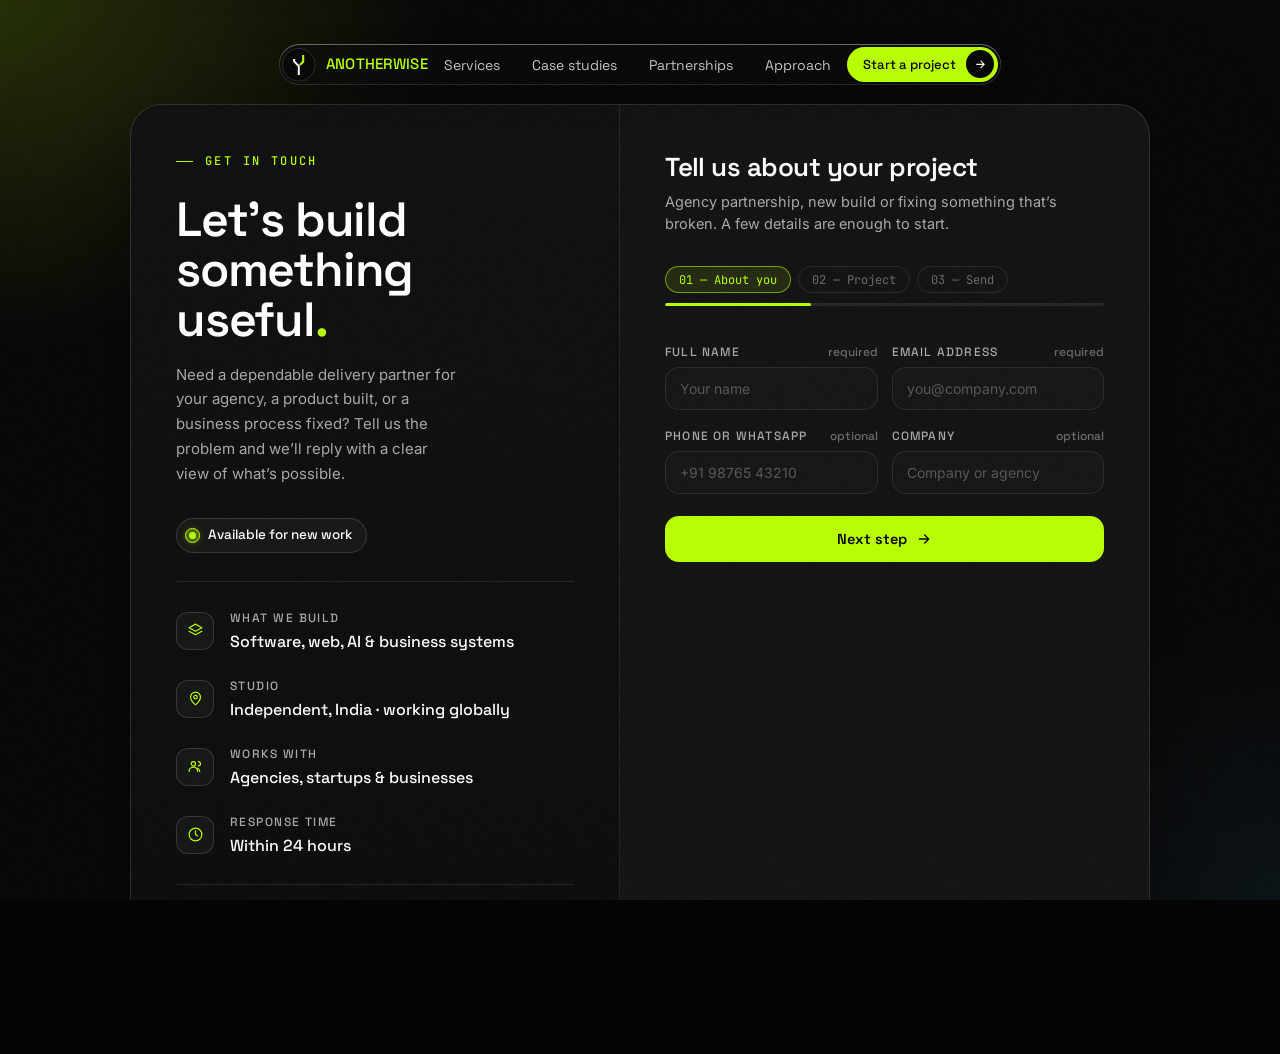
<file: contact.html>
<!DOCTYPE html>
<html lang="en">
<head>
<meta charset="utf-8">
<meta name="viewport" content="width=device-width, initial-scale=1, viewport-fit=cover">
<!--SEO:start-->
<title>Hire a Delivery Partner or Convert More Leads | Anotherwise</title>
<meta name="description" content="Agency needing a white-label delivery partner, or a business losing leads? Tell us what you need. We reply within 24 hours.">
<link rel="canonical" href="https://anotherwise.netlify.app/contact.html">
<meta name="robots" content="index,follow,max-image-preview:large,max-snippet:-1">
<meta name="theme-color" content="#050505">
<meta name="application-name" content="Anotherwise">
<meta property="og:site_name" content="Anotherwise">
<meta property="og:type" content="website">
<meta property="og:locale" content="en_IN">
<meta property="og:title" content="Hire a Delivery Partner or Convert More Leads | Anotherwise">
<meta property="og:description" content="Agency needing a white-label delivery partner, or a business losing leads? Tell us what you need. We reply within 24 hours.">
<meta property="og:url" content="https://anotherwise.netlify.app/contact.html">
<meta property="og:image" content="https://anotherwise.netlify.app/og-image.png?v=202611230016">
<meta property="og:image:width" content="1200">
<meta property="og:image:height" content="630">
<meta property="og:image:alt" content="Anotherwise: Finding another way.">
<meta name="twitter:card" content="summary_large_image">
<meta name="twitter:title" content="Hire a Delivery Partner or Convert More Leads | Anotherwise">
<meta name="twitter:description" content="Agency needing a white-label delivery partner, or a business losing leads? Tell us what you need. We reply within 24 hours.">
<meta name="twitter:image" content="https://anotherwise.netlify.app/og-image.png?v=202611230016">
<link rel="icon" href="/favicon.ico" sizes="any">
<link rel="icon" type="image/png" sizes="32x32" href="/icon-32.png">
<link rel="icon" type="image/png" sizes="192x192" href="/icon-192.png">
<link rel="apple-touch-icon" href="/apple-touch-icon.png">
<link rel="manifest" href="/site.webmanifest">
<script type="application/ld+json">{"@context":"https://schema.org","@graph":[{"@type":"Organization","@id":"https://anotherwise.netlify.app/#org","name":"Anotherwise","url":"https://anotherwise.netlify.app/"},{"@type":"WebSite","@id":"https://anotherwise.netlify.app/#website","url":"https://anotherwise.netlify.app/","name":"Anotherwise","publisher":{"@id":"https://anotherwise.netlify.app/#org"}},{"@type":"ContactPage","@id":"https://anotherwise.netlify.app/contact.html#page","url":"https://anotherwise.netlify.app/contact.html","name":"Contact Anotherwise · Start a Software or Automation Project","description":"Agency needing a technical delivery partner, or a business with a problem to solve? Tell Anotherwise what you need. We reply within 24 hours.","inLanguage":"en-IN","isPartOf":{"@id":"https://anotherwise.netlify.app/#website"},"primaryImageOfPage":{"@type":"ImageObject","url":"https://anotherwise.netlify.app/og-image.png?v=202611230016"},"breadcrumb":{"@id":"https://anotherwise.netlify.app/contact.html#crumbs"}},{"@type":"BreadcrumbList","itemListElement":[{"@type":"ListItem","position":1,"name":"Home","item":"https://anotherwise.netlify.app/"},{"@type":"ListItem","position":2,"name":"Contact","item":"https://anotherwise.netlify.app/contact.html"}],"@id":"https://anotherwise.netlify.app/contact.html#crumbs"}]}</script>
<!--SEO:end-->
<meta name="color-scheme" content="dark">
<link rel="preconnect" href="https://fonts.googleapis.com">
<link rel="preconnect" href="https://fonts.gstatic.com" crossorigin>
<link rel="stylesheet" href="https://fonts.googleapis.com/css2?family=Inter:wght@400;500;600&family=JetBrains+Mono:wght@400;500&family=Space+Grotesk:wght@400;500;600;700&display=swap">
<style>
:root{
  --bg:#050505;--ac:#B8FF00;--ac2:#3C96B9;
  --card:#0e0e0e;
  --card2:#121212;
  --line:rgba(255,255,255,.09);
  --line2:rgba(255,255,255,.14);
  --tx:#fff;
  --mu:#A8A8A8;
  --mu2:#6a6a6a;
  --err:#ff7a7a;
  --r:14px;
  --display:'Space Grotesk',system-ui,sans-serif;--ui:"Space Grotesk",system-ui,sans-serif;--mono:"JetBrains Mono",ui-monospace,monospace;
  --body:Inter,system-ui,-apple-system,"Helvetica Neue",Arial,sans-serif;
}
*{box-sizing:border-box;margin:0}
html{-webkit-text-size-adjust:100%}
body{min-height:100vh;min-height:100svh;background:radial-gradient(50% 55% at 0% 0%,rgba(184,255,0,.16),transparent 70%),radial-gradient(45% 45% at 100% 100%,rgba(60,150,185,.08),transparent 70%),var(--bg);background-attachment:fixed;color:var(--tx);font-family:var(--body);font-size:15px;line-height:1.5;padding:48px 24px 48px;-webkit-font-smoothing:antialiased}
a{color:inherit;text-decoration:none}
button,input,select,textarea{font:inherit;color:inherit}
:focus-visible{outline:2px solid var(--ac);outline-offset:3px}

/* home pill */
.home{position:fixed;top:calc(24px + env(safe-area-inset-top,0px));left:27px;z-index:5;display:inline-flex;align-items:center;gap:10px;height:31px;padding:0 20px 0 14px;border:1px solid var(--line2);border-radius:999px;background:rgba(14,14,14,.7);-webkit-backdrop-filter:blur(12px);backdrop-filter:blur(12px);font:500 14px var(--ui);color:#e8e8e8;transition:background .2s,border-color .2s,color .2s}
.home:hover{background:#151515;border-color:var(--ac);color:var(--ac)}
.home svg{width:16px;height:16px}

/* card */
.card{max-width:856px;min-height:659px;margin:0 auto;display:grid;grid-template-columns:411px 1fr;border:1px solid var(--line2);border-radius:36px;background:linear-gradient(180deg,#0e0e0e,#0a0a0a);overflow:hidden;box-shadow:0 40px 120px rgba(0,0,0,.6)}
.left{padding:42px 38px 30px;display:flex;flex-direction:column;border-right:1px solid var(--line)}
.right{padding:42px 38px 30px;background:linear-gradient(180deg,rgba(255,255,255,.012),rgba(255,255,255,.03));display:flex;flex-direction:column}

/* left */
.eyebrow{display:flex;align-items:center;gap:12px;font:500 12px var(--mono);letter-spacing:.2em;text-transform:uppercase;color:var(--ac)}
.eyebrow::before{content:"";width:17px;height:1px;background:var(--ac)}
h1{font-family:var(--display);font-weight:600;font-size:clamp(34px,4.3vw,48px);line-height:1.04;letter-spacing:-.025em;margin:26px 0 18px}
h1 em{font-style:normal;color:var(--ac)}
.lede{color:var(--mu);font-size:14px;line-height:1.65;max-width:32ch}
.avail{display:inline-flex;align-items:center;gap:8px;align-self:flex-start;margin-top:20px;padding:5px 12px 5px 6px;border:1px solid var(--line2);border-radius:999px;background:#151515;font-size:13.5px;font-weight:500}
.avail{font-family:var(--ui)}
.avail i{width:15px;height:15px;border-radius:50%;background:rgba(184,255,0,.22);display:grid;place-items:center}
.avail i::after{content:"";width:7px;height:7px;border-radius:50%;background:var(--ac);box-shadow:0 0 10px var(--ac)}
.sep{height:1px;background:var(--line);margin:20px 0}
.info{display:grid;gap:16px}
.row{display:flex;align-items:center;gap:14px}
.ico{flex:none;width:32px;height:32px;border:1px solid var(--line2);border-radius:10px;background:#141414;display:grid;place-items:center}
.ico svg{width:15px;height:15px;stroke:var(--ac);fill:none;stroke-width:1.7;stroke-linecap:round;stroke-linejoin:round}
.row small{display:block;font:500 12px var(--ui);letter-spacing:.12em;text-transform:uppercase;color:var(--mu)}
.row b{display:block;font:500 15px var(--ui);margin-top:2px}
.links{display:flex;flex-wrap:wrap;gap:6px;margin-top:auto;padding-top:20px}
.links a{display:inline-flex;align-items:center;gap:7px;height:30px;padding:0 10px;border:1px solid var(--line);border-radius:10px;background:#111;color:#b9b9b9;font:400 12.5px var(--ui);transition:color .2s,border-color .2s,background .2s}
.links a:hover{color:var(--ac);border-color:rgba(184,255,0,.5);background:#111}
.links svg{width:14px;height:14px;stroke:currentColor;fill:none;stroke-width:1.7;stroke-linecap:round;stroke-linejoin:round}

/* right */
h2{font-family:var(--display);font-weight:600;font-size:26px;letter-spacing:-.02em;line-height:1.15}
.sub{color:var(--mu);font-size:14.5px;margin-top:8px}
.steps{display:flex;flex-wrap:wrap;gap:7px;margin-top:30px}
.steps button{height:24px;padding:0 11px;border:1px solid var(--line);border-radius:999px;background:transparent;color:var(--mu2);font:400 12px var(--mono);cursor:pointer;transition:color .25s,background .25s,border-color .25s}
.steps button:hover{color:#cfcfcf;border-color:rgba(184,255,0,.3)}
.steps button.done{cursor:pointer;color:#cfcfcf;border-color:rgba(184,255,0,.3)}
.steps button.on{background:rgba(184,255,0,.1);border-color:rgba(184,255,0,.55);color:var(--ac)}
.track{height:3px;border-radius:3px;background:rgba(255,255,255,.08);margin:10px 0 36px;overflow:hidden}
.track i{display:block;height:100%;width:33.33%;background:var(--ac);box-shadow:0 0 12px rgba(184,255,0,.5);border-radius:3px;transition:width .45s cubic-bezier(.16,1,.3,1)}
form{display:flex;flex-direction:column;flex:1}
.panel{display:none;grid-template-columns:1fr 1fr;gap:20px 12px;align-content:start;animation:in .4s cubic-bezier(.16,1,.3,1)}
.panel.on{display:grid}
@keyframes in{from{opacity:0;transform:translateY(8px)}to{opacity:1;transform:none}}
.f{display:flex;flex-direction:column;gap:7px;min-width:0}
.f.full{grid-column:1/-1}
.lab{display:flex;justify-content:space-between;align-items:baseline;gap:8px;font:500 12px var(--ui);letter-spacing:.1em;text-transform:uppercase;color:var(--mu);white-space:nowrap}
.lab em{font-style:normal;text-transform:none;letter-spacing:0;font-size:12px;color:var(--mu2)}
.f.bad .lab,.f.bad .lab em{color:var(--err)}
.note{font-weight:500}
.in{width:100%;height:37px;padding:0 12px;border:1px solid var(--line);border-radius:12px;background:#141414;font-size:14px;outline:none;transition:border-color .2s,background .2s}
.in::placeholder{color:#555}
.in:focus{border-color:var(--ac);background:#151515;box-shadow:0 0 0 3px rgba(184,255,0,.08)}
.f.bad .in{border-color:var(--err);box-shadow:0 0 0 3px rgba(255,122,122,.12)}
select.in{appearance:none;-webkit-appearance:none;cursor:pointer;padding-right:34px;background-image:url("data:image/svg+xml;utf8,<svg xmlns='http://www.w3.org/2000/svg' width='12' height='8' viewBox='0 0 12 8'><path d='M1 1.5l5 5 5-5' fill='none' stroke='%238c8c8c' stroke-width='1.5' stroke-linecap='round'/></svg>");background-repeat:no-repeat;background-position:right 13px center}
select.in:invalid{color:#555}
select.in option{background:#161616;color:#fff}
textarea.in{height:120px;padding:11px 12px;resize:none;line-height:1.5}
input[type=date].in{color-scheme:dark}
.count{font-style:normal}
.drop{display:flex;flex-direction:column;align-items:center;justify-content:center;gap:4px;min-height:150px;padding:20px;border:1px dashed rgba(255,255,255,.2);border-radius:14px;background:#111;text-align:center;cursor:pointer;transition:border-color .2s,background .2s}
.drop:hover,.drop.over{border-color:var(--ac);background:#121212}
.drop svg{width:26px;height:26px;stroke:var(--mu);fill:none;stroke-width:1.5;stroke-linecap:round;stroke-linejoin:round;margin-bottom:8px;transition:stroke .2s}
.drop:hover svg,.drop.over svg{stroke:var(--ac)}
.drop p{font-size:14px;color:var(--mu)}
.drop b{font-weight:500;color:#fff}
.drop small{font-size:12px;color:var(--mu2)}
.drop input{display:none}
.files{display:grid;gap:6px;margin-top:2px}
.files div{display:flex;justify-content:space-between;align-items:center;gap:10px;padding:6px 6px 6px 12px;border:1px solid var(--line);border-radius:10px;background:#121212;font-size:12.5px;color:#cfcfcf}
.files span{overflow:hidden;text-overflow:ellipsis;white-space:nowrap}
.files button{flex:none;width:22px;height:22px;border:0;border-radius:50%;background:transparent;color:var(--mu);cursor:pointer;font-size:15px;line-height:1}
.files button:hover{background:#222;color:#fff}
.sum{display:grid;gap:8px;padding:14px;border:1px solid var(--line);border-radius:12px;background:#111;font-size:13px;color:#cfcfcf}
.sum div{display:flex;justify-content:space-between;gap:12px}
.sum span{color:var(--mu)}
.sum b{font-weight:500;text-align:right;overflow:hidden;text-overflow:ellipsis;white-space:nowrap;max-width:60%}
.nav{display:flex;gap:10px;margin-top:26px}
.btn{height:45px;border:0;border-radius:999px;font:600 14.5px var(--ui);display:inline-flex;align-items:center;justify-content:center;gap:9px;cursor:pointer;transition:filter .2s,background .2s,transform .15s}
.btn svg{width:16px;height:16px;stroke:currentColor;fill:none;stroke-width:2;stroke-linecap:round;stroke-linejoin:round}
.btn.main{flex:1;background:var(--ac);color:#050505}
.btn.main:hover{filter:brightness(1.08)}
.btn.main:active{transform:scale(.99)}
.btn.main:disabled{opacity:.6;cursor:wait}
.btn.back{flex:none;padding:0 18px;background:transparent;border:1px solid var(--line2);color:#d6d6d6;font-weight:500}
.btn.back:hover{border-color:var(--ac);color:var(--ac)}
.nav .back[hidden]{display:none}
.note{min-height:18px;margin-top:12px;font-size:12.5px;color:var(--err)}

/* success */
.done-wrap{display:none;flex:1;flex-direction:column;justify-content:center;align-items:flex-start;gap:12px;animation:in .5s cubic-bezier(.16,1,.3,1)}
.done-wrap.on{display:flex}
.tick{width:46px;height:46px;border:1px solid rgba(184,255,0,.5);border-radius:50%;background:rgba(184,255,0,.1);display:grid;place-items:center;margin-bottom:6px}
.tick svg{width:20px;height:20px;stroke:var(--ac);fill:none;stroke-width:2;stroke-linecap:round;stroke-linejoin:round}
.done-wrap p{color:var(--mu);max-width:34ch}
.done-wrap .btn{margin-top:10px;padding:0 20px;background:transparent;border:1px solid var(--line2);color:#e5e5e5;font-weight:500}
.done-wrap .btn:hover{border-color:var(--ac);color:var(--ac)}
.right.sent .head,.right.sent form{display:none}

html.aw-lock,html.aw-lock body{overflow:hidden}
.aw-nav{position:fixed;top:0;left:0;right:0;z-index:1000;padding:calc(1.25rem + env(safe-area-inset-top,0px)) 1rem 0;pointer-events:none;font-family:'Space Grotesk',system-ui,sans-serif}
.aw-pill{pointer-events:auto;max-width:44rem;margin:0 auto;display:flex;align-items:center;justify-content:space-between;gap:1rem;padding:.2rem .2rem .2rem 1.1rem;border-radius:999px;background:rgba(10,10,10,.58);-webkit-backdrop-filter:blur(26px) saturate(180%);backdrop-filter:blur(26px) saturate(180%);box-shadow:inset 0 1px 0 rgba(255,255,255,.3),inset 0 0 0 1px rgba(255,255,255,.12),0 12px 32px -10px rgba(0,0,0,.55)}
.aw-logo{font-weight:500;font-size:.9375rem;letter-spacing:.02em;color:#fff;text-decoration:none}
.aw-links{display:flex;align-items:center;gap:2rem}
.aw-links a{font-weight:400;font-size:.875rem;letter-spacing:0;color:#c4c4c4;text-decoration:none;transition:color .2s}
.aw-links a:hover,.aw-links a.is-active{color:#B8FF00}
.aw-cta{display:flex;align-items:center;gap:.65rem;background:#B8FF00;color:#050505;font-weight:500;font-size:.8125rem;letter-spacing:0;text-decoration:none;border-radius:999px;padding:.2rem .2rem .2rem 1rem;transition:filter .2s}
.aw-cta:hover{filter:brightness(1.08)}
.aw-cta .ar{width:1.75rem;height:1.75rem;border-radius:50%;background:#050505;display:grid;place-items:center;transition:transform .2s}
.aw-cta:hover .ar{transform:translateX(2px)}
.aw-cta svg{width:.8rem;height:.8rem;stroke:#fff;fill:none;stroke-width:2;stroke-linecap:round;stroke-linejoin:round}
.aw-end{display:none;align-items:center;gap:.4rem}
.aw-go{width:2.25rem;height:2.25rem;border-radius:50%;background:#B8FF00;display:grid;place-items:center;text-decoration:none;transition:transform .3s cubic-bezier(.16,1,.3,1),opacity .2s,filter .2s}
.aw-go:hover{filter:brightness(1.08)}
.aw-go svg{width:.9rem;height:.9rem;stroke:#050505;fill:none;stroke-width:2.2;stroke-linecap:round;stroke-linejoin:round}
html.aw-lock .aw-go{opacity:0;transform:scale(.6);pointer-events:none}
.aw-burger{display:none;width:2.25rem;height:2.25rem;border-radius:50%;border:1px solid rgba(255,255,255,.16);background:rgba(255,255,255,.07);cursor:pointer;position:relative;padding:0;transition:background .25s,border-color .25s}
.aw-burger i{position:absolute;left:50%;top:50%;width:14px;height:1.5px;margin:-.75px 0 0 -7px;background:#fff;border-radius:2px;transition:transform .3s cubic-bezier(.16,1,.3,1),background .25s}
.aw-burger i:nth-child(1){transform:translateY(-3.5px)}
.aw-burger i:nth-child(2){transform:translateY(3.5px)}
.aw-burger[aria-expanded="true"]{background:#B8FF00;border-color:#B8FF00}
.aw-burger[aria-expanded="true"] i{background:#050505}
.aw-burger[aria-expanded="true"] i:nth-child(1){transform:rotate(45deg)}
.aw-burger[aria-expanded="true"] i:nth-child(2){transform:rotate(-45deg)}
.aw-burger:focus-visible,.aw-go:focus-visible,.aw-nav a:focus-visible,.aw-menu a:focus-visible{outline:2px solid #B8FF00;outline-offset:3px}
.aw-menu{position:fixed;inset:0;z-index:999;display:flex;flex-direction:column;box-sizing:border-box;height:100vh;height:100dvh;padding:calc(4.75rem + env(safe-area-inset-top,0px)) 1.5rem calc(1.5rem + env(safe-area-inset-bottom,0px));background:radial-gradient(70% 45% at 0% 0%,rgba(184,255,0,.16),transparent 70%),#050505;color:#fff;font-family:'Space Grotesk',system-ui,sans-serif;opacity:0;visibility:hidden;transition:opacity .3s ease,visibility 0s linear .3s;overflow-y:auto}
.aw-menu.is-open{opacity:1;visibility:visible;transition:opacity .3s ease,visibility 0s}
.aw-menu ul{list-style:none;margin:1.5rem 0 0;padding:0}
.aw-menu li{border-bottom:1px solid #222;opacity:0;transform:translateY(14px);transition:opacity .45s ease,transform .5s cubic-bezier(.16,1,.3,1);transition-delay:0s}
.aw-menu.is-open li{opacity:1;transform:none;transition-delay:calc(.08s + var(--i)*.07s)}
.aw-menu li a{display:flex;justify-content:space-between;align-items:baseline;padding:.9rem .25rem;color:#fff;text-decoration:none;font-weight:400;font-size:clamp(1.75rem,8vw,2.25rem);letter-spacing:-.015em;line-height:1.1;transition:color .2s}
.aw-menu li a:hover,.aw-menu li a.is-active{color:#B8FF00}
.aw-menu li a span{font-family:'JetBrains Mono',ui-monospace,monospace;font-size:.75rem;letter-spacing:.04em;font-weight:400;color:#A8A8A8}
.aw-menu .aw-foot{margin-top:auto;padding-top:2rem;opacity:0;transform:translateY(14px);transition:opacity .45s ease,transform .5s cubic-bezier(.16,1,.3,1)}
.aw-menu.is-open .aw-foot{opacity:1;transform:none;transition-delay:.35s}
.aw-menu .aw-cta{justify-content:space-between;width:100%;box-sizing:border-box;padding-left:1.25rem;font-size:.875rem}
.aw-menu .aw-tag{margin:1rem 0 0;text-align:center;font-family:'JetBrains Mono',ui-monospace,monospace;font-size:.75rem;letter-spacing:.04em;color:#A8A8A8}
@media(max-width:720px){.aw-links,.aw-pill>.aw-cta{display:none}.aw-end{display:flex}.aw-burger{display:block}.aw-pill{padding:.2rem .2rem .2rem 1rem}}
@media(min-width:721px){.aw-menu{display:none}.aw-nav{padding-top:calc(2.75rem + env(safe-area-inset-top,0px))}}
@media(prefers-reduced-motion:reduce){.aw-menu,.aw-menu li,.aw-menu .aw-foot,.aw-burger i{transition-duration:.01s!important;transition-delay:0s!important}}
html{scroll-padding-top:5.5rem}

.aw-logo{display:inline-flex;align-items:center;gap:.6rem}
.aw-logo svg{width:2.1rem;height:2.1rem;flex:none;display:block}
.aw-logo span{color:#B8FF00}
.aw-pill{padding-left:.2rem}
@media(max-width:720px){.aw-pill{padding-left:.2rem}}
.aw-links a,.aw-cta,.aw-logo{white-space:nowrap}
.aw-pill{width:max-content;min-width:min(44rem,calc(100vw - 2rem));max-width:calc(100vw - 2rem)}
/* desktop box layout (matches reference proportions; mobile untouched) */
@media(min-width:861px){
  body{padding:104px 24px 24px}
  .home{top:calc(28px + env(safe-area-inset-top,0px));left:32px;height:37px;padding:0 22px 0 16px}
  .card{max-width:1020px;min-height:calc(100vh - 128px);min-height:calc(100svh - 128px);grid-template-columns:minmax(0,490fr) minmax(0,530fr);border-radius:32px}
  .left,.right{padding:48px 45px 40px}
  .lede{font-size:15px}
  .avail{margin-top:32px;padding:6px 14px 6px 8px}
  .sep{margin:28px 0}
  .info{gap:26px}
  .row{gap:16px}
  .ico{width:38px;height:38px;border-radius:12px}
  .ico svg{width:17px;height:17px}
  .row small{font-size:12px}
  .row b{font-size:16px;margin-top:5px}
  .links{gap:8px;padding-top:28px}
  .links a{height:34px;padding:0 14px;border-radius:12px}
  .steps{margin-top:32px}
  .steps button{height:27px;padding:0 13px}
  .track{margin:10px 0 38px}
  .panel{gap:18px 14px}
  .in{height:43px;padding:0 14px;border-radius:14px}
  textarea.in{height:130px;padding:12px 14px}
  .nav{margin-top:22px}
  .btn{height:46px}
  .btn.main,.btn.back{border-radius:14px}
}
@media(max-width:860px){
  body{padding:88px 16px 32px}
  .card{grid-template-columns:1fr;border-radius:30px;min-height:0}
  .left{border-right:0;border-bottom:1px solid var(--line);padding:36px 24px 28px}
  .right{padding:32px 24px 28px}
  .links{padding-top:4px;margin-top:26px}
}
@media(max-width:520px){
  .panel{grid-template-columns:1fr}
  h1{font-size:clamp(28px,9vw,36px)}
}
@media(prefers-reduced-motion:reduce){*{animation:none!important;transition:none!important}}
</style>
<script>try{var d=document.documentElement;if(!matchMedia("(prefers-reduced-motion:reduce)").matches){if(!sessionStorage.moSeen)d.classList.add("mo-pre");else if(sessionStorage.moNav)d.classList.add("mo-arrive")}}catch(e){}</script>
<style id="mo-css">/* Anotherwise shared motion layer (CSS)
   Easing tokens: --mo-expo (entrances), --mo-io (wipes/curtains), --mo-out (small UI) */
:root{--mo-expo:cubic-bezier(.16,1,.3,1);--mo-io:cubic-bezier(.65,0,.35,1);--mo-out:cubic-bezier(.22,1,.36,1);--mo-ac:#B8FF00}

/* arrival / preloader cover */
html::before{content:"";position:fixed;inset:0;background:#050505;z-index:2147482000;pointer-events:none;transform:translateY(-100%);transition:transform .55s var(--mo-io)}
html.mo-pre::before,html.mo-arrive::before{transform:none;transition:none;animation:mo-fs 0s 4s forwards}
@keyframes mo-fs{to{transform:translateY(-100%);visibility:hidden}}

/* scroll progress: native scroll-driven animation where supported, JS fallback otherwise */
.mo-bar{position:fixed;left:0;top:0;height:3px;width:100%;background:var(--mo-ac);transform:scaleX(0);transform-origin:0 50%;z-index:1100;pointer-events:none}
@keyframes mo-prog{to{transform:scaleX(1)}}
@supports (animation-timeline:scroll()){.mo-bar{animation:mo-prog linear both;animation-timeline:scroll(root block)}}

/* grain: static, normal blend (no per-frame overlay blending, no animation), hidden on touch/small screens */
.mo-grain{position:fixed;inset:0;pointer-events:none;z-index:1090;opacity:.05;background-size:160px 160px;background-image:url("data:image/svg+xml;utf8,<svg xmlns='http://www.w3.org/2000/svg' width='160' height='160'><filter id='n'><feTurbulence type='fractalNoise' baseFrequency='.8' numOctaves='2'/></filter><rect width='160' height='160' filter='url(%23n)'/></svg>")}
@media (hover:none),(max-width:720px){.mo-grain{display:none}}

/* preloader (faster exit) */
.mo-pre{position:fixed;inset:0;z-index:2147483000;background:#050505;color:#fff;display:flex;align-items:flex-end;justify-content:space-between;padding:clamp(20px,5vw,56px);font-family:'Space Grotesk',system-ui,sans-serif;transition:transform .8s var(--mo-io)}
.mo-pre.out{transform:translateY(-100%)}
.mo-pre span{font-size:.95rem;letter-spacing:.02em;opacity:.7}
.mo-pre b{font-weight:500;font-size:clamp(72px,18vw,220px);line-height:.8;letter-spacing:-.05em;color:var(--mo-ac);font-variant-numeric:tabular-nums}

/* page-transition curtain (faster) */
.mo-curtain{position:fixed;inset:0;background:#050505;z-index:2147482500;transform:translateY(100%);transition:transform .45s var(--mo-io);pointer-events:none}
.mo-curtain.on{transform:none;pointer-events:auto}


/* image reveal: clip-path runs once, then is removed so parallax never repaints a clipped layer */
.mo-rev{clip-path:inset(14% 5% 0 5% round 24px);opacity:0;transition:clip-path 1.1s var(--mo-io),opacity .8s var(--mo-expo)}
.mo-rev.mo-on{clip-path:inset(0 round 0);opacity:1}
.mo-rev.mo-done{clip-path:none;transition:none}

/* nav text roll */
.mo-roll{display:inline-block;overflow:hidden;height:1.25em;line-height:1.25em;vertical-align:bottom}
.mo-roll>span{display:block;transition:transform .55s var(--mo-io)}
a:hover>.mo-roll>span,a:focus-visible>.mo-roll>span{transform:translateY(-100%)}

/* marquee */
.mo-mq{overflow:hidden;white-space:nowrap;padding:5vh 0;border-top:1px solid #1d1d1d;font-family:'Space Grotesk',system-ui,sans-serif;color:#fff}
.mo-mq div{display:inline-block;will-change:transform;font-weight:500;font-size:clamp(44px,8vw,120px);letter-spacing:-.04em}
.mo-mq em{font-style:normal;color:var(--mo-ac);padding:0 .35em}

/* form field underline */
.f{position:relative}
.f::after{content:"";position:absolute;left:12px;right:12px;bottom:-1px;height:2px;border-radius:2px;background:var(--mo-ac);transform:scaleX(0);transform-origin:0 50%;transition:transform .7s var(--mo-expo);pointer-events:none}
.f:focus-within::after{transform:scaleX(1)}

@media (prefers-reduced-motion:reduce){.mo-grain{display:none}html::before{display:none}}
</style>
<style id="aw-nav-scroll">.aw-nav{transition:transform .45s cubic-bezier(.65,0,.35,1)}.aw-nav.aw-hide{transform:translateY(-130%)}@media(prefers-reduced-motion:reduce){.aw-nav{transition:none}}</style>
</head>
<body>

<div class="aw-nav" id="site-nav">
  <div class="aw-pill">
    <a class="aw-logo" href="index.html" aria-label="Anotherwise home"><svg viewBox="0 0 1024 1024" aria-hidden="true" focusable="false"><circle cx="512" cy="512" r="500" fill="#050505" stroke="rgba(255,255,255,.18)" stroke-width="24"/><path fill="#fff" d="M339 339h62v58l141 141v286h-61V563L339 422z"/><path fill="#B8FF00" d="M614 213h63v218L563 542l-42-44 93-93z"/></svg><span>ANOTHERWISE</span></a>
    <nav class="aw-links" aria-label="Primary">
      <a href="index.html#services">Services</a>
      <a href="index.html#work">Case studies</a>
      <a href="index.html#partners">Partnerships</a>
      <a href="index.html#approach">Approach</a>
    </nav>
    <a class="aw-cta" href="contact.html">Start a project <span class="ar"><svg viewBox="0 0 24 24" aria-hidden="true"><path d="M5 12h14M13 6l6 6-6 6"/></svg></span></a>
    <div class="aw-end">
      <a class="aw-go" href="contact.html" aria-label="Start a project"><svg viewBox="0 0 24 24" aria-hidden="true"><path d="M5 12h14M13 6l6 6-6 6"/></svg></a>
      <button class="aw-burger" id="aw-burger" type="button" aria-label="Open menu" aria-expanded="false" aria-controls="aw-menu"><i></i><i></i></button>
    </div>
  </div>
</div>
<div class="aw-menu" id="aw-menu" inert aria-label="Menu">
  <ul>
    <li style="--i:0"><a href="index.html#services">Services<span>/01</span></a></li>
    <li style="--i:1"><a href="index.html#work">Case studies<span>/02</span></a></li>
    <li style="--i:2"><a href="index.html#partners">Partnerships<span>/03</span></a></li>
    <li style="--i:3"><a href="index.html#approach">Approach<span>/04</span></a></li>
  </ul>
  <div class="aw-foot">
    <a class="aw-cta" href="contact.html">Start a project <span class="ar"><svg viewBox="0 0 24 24" aria-hidden="true"><path d="M5 12h14M13 6l6 6-6 6"/></svg></span></a>
    <p class="aw-tag">Finding another way.</p>
  </div>
</div>


<main class="card">
  <section class="left" aria-label="About this page">
    <div class="eyebrow">Get in touch</div>
    <h1>Let’s build<br>something<br>useful<em>.</em></h1>
    <p class="lede">Need a dependable delivery partner for your agency, a product built, or a business process fixed? Tell us the problem and we’ll reply with a clear view of what’s possible.</p>
    <div class="avail"><i aria-hidden="true"></i>Available for new work</div>
    <div class="sep"></div>
    <div class="info">
      <div class="row"><span class="ico"><svg viewBox="0 0 24 24" aria-hidden="true"><path d="M12 3 3 8l9 5 9-5-9-5z"/><path d="m3 13 9 5 9-5"/></svg></span><div><small>What we build</small><b>Software, web, AI &amp; business systems</b></div></div>
      <div class="row"><span class="ico"><svg viewBox="0 0 24 24" aria-hidden="true"><path d="M12 21s7-5.6 7-11a7 7 0 0 0-14 0c0 5.4 7 11 7 11z"/><circle cx="12" cy="10" r="2.5"/></svg></span><div><small>Studio</small><b>Independent, India · working globally</b></div></div>
      <div class="row"><span class="ico"><svg viewBox="0 0 24 24" aria-hidden="true"><circle cx="9" cy="8" r="3"/><path d="M3 19a6 6 0 0 1 12 0M16 11a3 3 0 1 0 0-6M18 19a5 5 0 0 0-3-4.6"/></svg></span><div><small>Works with</small><b>Agencies, startups &amp; businesses</b></div></div>
      <div class="row"><span class="ico"><svg viewBox="0 0 24 24" aria-hidden="true"><circle cx="12" cy="12" r="9"/><path d="M12 7v5l3 2"/></svg></span><div><small>Response time</small><b>Within 24 hours</b></div></div>
    </div>
    <div class="sep" style="margin-bottom:0"></div>
    <div class="links" id="links">
      <a id="l-wa" href="#" target="_blank" rel="noopener noreferrer"><svg viewBox="0 0 24 24" aria-hidden="true"><path d="M21 11.5a8.5 8.5 0 0 1-12.4 7.5L3 20.5l1.6-5.2A8.5 8.5 0 1 1 21 11.5z"/></svg>WhatsApp</a>
      <a id="l-in" href="#" target="_blank" rel="noopener noreferrer"><svg viewBox="0 0 24 24" aria-hidden="true"><path d="M4 9v11M4 4.5v.01M9 20v-7a3 3 0 0 1 6 0v7M9 9v11M15 13v0"/></svg>LinkedIn</a>
      <a id="l-ph" href="#"><svg viewBox="0 0 24 24" aria-hidden="true"><path d="M5 4h4l2 5-2.5 1.5a11 11 0 0 0 5 5L15 13l5 2v4a2 2 0 0 1-2 2A16 16 0 0 1 3 6a2 2 0 0 1 2-2z"/></svg>Phone</a>
      <a id="l-em" href="#"><svg viewBox="0 0 24 24" aria-hidden="true"><rect x="3" y="5" width="18" height="14" rx="2"/><path d="m3 7 9 6 9-6"/></svg>Email</a>
      <a id="l-bk" href="#" target="_blank" rel="noopener noreferrer"><svg viewBox="0 0 24 24" aria-hidden="true"><rect x="3" y="5" width="18" height="16" rx="2"/><path d="M8 3v4M16 3v4M3 10h18"/></svg>Book a call</a>
    </div>
  </section>

  <section class="right" id="right" aria-label="Contact form">
    <div class="head">
      <h2>Tell us about your project</h2>
      <p class="sub">Agency partnership, new build or fixing something that’s broken. A few details are enough to start.</p>
      <div class="steps" id="steps" role="tablist" aria-label="Form steps">
        <button type="button" class="on" data-s="1">01 — About you</button>
        <button type="button" data-s="2">02 — Project</button>
        <button type="button" data-s="3">03 — Send</button>
      </div>
      <div class="track" aria-hidden="true"><i id="bar"></i></div>
    </div>

    <form id="form" novalidate>
      <div class="panel on" data-p="1">
        <div class="f" data-f="name"><label class="lab" for="name">Full name <em>required</em></label><input class="in" id="name" name="name" type="text" autocomplete="name" placeholder="Your name"></div>
        <div class="f" data-f="email"><label class="lab" for="email">Email address <em>required</em></label><input class="in" id="email" name="email" type="email" autocomplete="email" placeholder="you@company.com"></div>
        <div class="f" data-f="phone"><label class="lab" for="phone">Phone or WhatsApp <em>optional</em></label><input class="in" id="phone" name="phone" type="tel" autocomplete="tel" placeholder="+91 98765 43210"></div>
        <div class="f" data-f="company"><label class="lab" for="company">Company <em>optional</em></label><input class="in" id="company" name="company" type="text" autocomplete="organization" placeholder="Company or agency"></div>
      </div>

      <div class="panel" data-p="2">
        <div class="f full" data-f="type"><label class="lab" for="type">Project type <em>required</em></label>
          <select class="in" id="type" name="type" required><option value="" disabled selected>Select type…</option><option>Agency partnership (white-label)</option><option>Website or redesign</option><option>Custom web app or software</option><option>AI assistant or chatbot</option><option>Workflow automation</option><option>Business system (CRM, portal, dashboard)</option><option>Startup MVP</option><option>Not sure yet</option></select></div>
        <div class="f full" data-f="budget"><label class="lab" for="budget">Budget range <em>required</em></label>
          <select class="in" id="budget" name="budget" required><option value="" disabled selected>Select range…</option><option>Under $5k</option><option>$5k – 10k</option><option>$10k – 20k</option><option>$20k+</option><option>Let’s discuss</option></select></div>
        <div class="f full" data-f="brief"><label class="lab" for="brief">Project brief <em class="count" id="count">optional · 0 / 1000</em></label><textarea class="in" id="brief" name="brief" maxlength="1000" placeholder="What’s the problem, or what do you want built? Add your timeline and any tools you use today."></textarea></div>
      </div>

      <div class="panel" data-p="3">
        <div class="f full"><label class="drop" id="drop"><svg viewBox="0 0 24 24" aria-hidden="true"><path d="M7 18a4.5 4.5 0 0 1-.6-8.96A6 6 0 0 1 18 8.5a4 4 0 0 1-.5 9.5"/><path d="M12 12v8M9 15l3-3 3 3"/></svg><p>Drop files or <b>click to add</b></p><small>Add file names for reference. We’ll ask you to email or WhatsApp the files after we reply.</small><input type="file" id="file" multiple accept=".png,.jpg,.jpeg,.pdf,.fig,.zip"></label>
          <div class="files" id="files"></div></div>
        <div class="f full"><label class="lab" for="start">Ideal start date <em>optional</em></label><input class="in" id="start" name="start" type="text" placeholder="e.g. January 2027 or ASAP"></div>
      </div>

      <div class="nav"><button type="button" class="btn back" id="back" hidden>← Back</button><button type="button" class="btn main" id="next"><span id="nextL">Next step</span><svg viewBox="0 0 24 24" aria-hidden="true"><path d="M5 12h14M13 6l6 6-6 6"/></svg></button></div>
      <p class="note" id="note" role="status" aria-live="polite"></p>
    </form>

    <div class="done-wrap" id="done" aria-live="polite">
      <span class="tick"><svg viewBox="0 0 24 24" aria-hidden="true"><path d="m5 12.5 4.5 4.5L19 7.5"/></svg></span>
      <h2 id="doneH">Message sent!</h2>
      <p id="doneP">Thanks for reaching out. We’ll be in touch within 24 hours.</p>
      <a class="btn" id="o-bk" href="#" target="_blank" rel="noopener noreferrer" style="padding:0 20px">Prefer to talk? Book a call</a>
      <div id="opts" style="display:none;flex-wrap:wrap;gap:10px;margin-top:6px">
        <a class="btn main" id="o-gm" href="#" target="_blank" rel="noopener noreferrer" style="flex:none;padding:0 20px;background:var(--ac);color:#050505;border:0">Open Gmail</a>
        <a class="btn" id="o-mt" href="#" style="padding:0 20px">Use my email app</a>
        <button type="button" class="btn" id="o-cp" style="padding:0 20px">Copy message</button>
      </div>
      <button type="button" class="btn" id="again">Start over</button>
    </div>
  </section>
</main>


<script>
(function(){
  var root=document.documentElement,b=document.getElementById('aw-burger'),m=document.getElementById('aw-menu');
  if(!b||!m)return;
  function set(open,focus){
    b.setAttribute('aria-expanded',open);b.setAttribute('aria-label',open?'Close menu':'Open menu');
    m.classList.toggle('is-open',open);root.classList.toggle('aw-lock',open);
    if(open){m.removeAttribute('inert');var a=m.querySelector('a');if(a&&focus!==false)a.focus({preventScroll:true})}
    else{m.setAttribute('inert','');if(focus)b.focus({preventScroll:true})}
  }
  b.addEventListener('click',function(){set(b.getAttribute('aria-expanded')!=='true',true)});
  m.addEventListener('click',function(e){if(e.target.closest('a'))set(false,false)});
  document.addEventListener('keydown',function(e){if(e.key==='Escape'&&m.classList.contains('is-open'))set(false,true)});
  matchMedia('(min-width:721px)').addEventListener('change',function(e){if(e.matches)set(false,false)});
})();
</script>
<script>
(function(){
/* ---- settings: change these ---- */
var CFG={
  email:"ajaygoli17@gmail.com",
  phone:"+919347435990",
  whatsapp:"https://wa.me/919347435990",
  linkedin:"https://www.linkedin.com/in/ajay-goli-35182640b/",
  endpoint:"https://api.web3forms.com/submit",
  accessKey:"ccecd5cf-ca56-47f5-a1c4-a802b7c88aba",
  calendly:"https://calendly.com/ajaygoli17/30min"
};

var $=function(i){return document.getElementById(i)};
$("l-wa").href=CFG.whatsapp;$("l-in").href=CFG.linkedin;
$("l-ph").href="tel:"+CFG.phone;$("l-em").href="mailto:"+CFG.email;$("l-bk").href=CFG.calendly;$("o-bk").href=CFG.calendly;

var step=1,max=1,files=[],lastMsg="";
var form=$("form"),panels=[].slice.call(document.querySelectorAll(".panel")),
    pills=[].slice.call(document.querySelectorAll("#steps button")),
    bar=$("bar"),back=$("back"),nextL=$("nextL"),note=$("note");

function go(n){
  step=n;max=Math.max(max,n);
  panels.forEach(function(p){p.classList.toggle("on",+p.dataset.p===n)});
  pills.forEach(function(b,i){b.classList.toggle("on",i+1===n);b.classList.toggle("done",i+1<n);b.setAttribute("aria-disabled",i+1>max?"true":"false")});
  bar.style.width=(n/3*100)+"%";
  back.hidden=n===1;
  nextL.textContent=n===3?"Send message":"Next step";
  note.textContent="";
}
pills.forEach(function(b){b.addEventListener("click",function(){var n=+b.dataset.s;if(n<=max)go(n)})});
back.addEventListener("click",function(){go(step-1)});

function bad(name,msg){
  var f=form.querySelector('[data-f="'+name+'"]');if(!f)return;
  var em=f.querySelector("em");
  f.classList.add("bad");
  if(em){em.dataset.o=em.dataset.o||em.textContent;em.textContent=msg}
}
function clear(f){
  f.classList.remove("bad");var em=f.querySelector("em");
  if(em&&em.dataset.o)em.textContent=em.dataset.o;
}
form.addEventListener("input",function(e){var f=e.target.closest(".f");if(f&&f.classList.contains("bad"))clear(f)});
form.addEventListener("change",function(e){var f=e.target.closest(".f");if(f&&f.classList.contains("bad"))clear(f)});

function validate(n){
  var ok=true;
  [].slice.call(form.querySelectorAll(".f.bad")).forEach(clear);
  if(n===1){
    if(!$("name").value.trim()){bad("name","required");ok=false}
    if(!/^\S+@\S+\.\S+$/.test($("email").value.trim())){bad("email","enter a valid email");ok=false}
    var ph=$("phone").value.replace(/\D/g,"");if(ph&&ph.length<7){bad("phone","enter a valid number");ok=false}
  }
  if(n===2){
    if(!$("type").value){bad("type","choose one");ok=false}
    if(!$("budget").value){bad("budget","choose one");ok=false}
  }
  if(!ok){
    var labels=[].slice.call(form.querySelectorAll(".panel.on .f.bad .lab")).map(function(l){return l.firstChild.textContent.trim().toLowerCase()});
    note.textContent="Please complete: "+labels.join(", ")+".";
    var first=form.querySelector(".panel.on .f.bad .in");if(first){first.focus();if(first.scrollIntoView)first.scrollIntoView({block:"center",behavior:"smooth"})}
  }
  return ok;
}

$("brief").addEventListener("input",function(){var c=$("count");c.textContent="optional · "+this.value.length+" / 1000";c.dataset.o=c.textContent});

/* files */
function renderFiles(){
  var box=$("files");box.innerHTML="";
  files.forEach(function(f,i){
    var d=document.createElement("div"),s=document.createElement("span"),b=document.createElement("button");
    s.textContent=f.name;b.type="button";b.setAttribute("aria-label","Remove "+f.name);b.textContent="×";
    b.onclick=function(){files.splice(i,1);renderFiles()};
    d.appendChild(s);d.appendChild(b);box.appendChild(d);
  });
}
function addFiles(list){
  note.textContent="";
  [].slice.call(list).forEach(function(f){
    if(f.size>10*1024*1024){note.textContent=f.name+" is over 10 MB.";return}
    files.push(f);
  });
  renderFiles();
}
$("file").addEventListener("change",function(){addFiles(this.files);this.value=""});
var drop=$("drop");
["dragenter","dragover"].forEach(function(ev){drop.addEventListener(ev,function(e){e.preventDefault();drop.classList.add("over")})});
["dragleave","drop"].forEach(function(ev){drop.addEventListener(ev,function(e){e.preventDefault();drop.classList.remove("over")})});
drop.addEventListener("drop",function(e){if(e.dataTransfer)addFiles(e.dataTransfer.files)});

/* submit */
function payload(){
  return {
    name:$("name").value.trim(),email:$("email").value.trim(),phone:$("phone").value.trim(),
    company:$("company").value.trim(),type:$("type").value,budget:$("budget").value,
    brief:$("brief").value.trim(),start:$("start").value,
    files:files.map(function(f){return f.name}).join(", ")
  };
}
function finish(title,text){
  $("doneH").textContent=title;$("doneP").textContent=text;
  $("right").classList.add("sent");$("done").classList.add("on");
}
function onSubmit(e){
  if(e)e.preventDefault();
  if(step<3){if(!validate(step))return;go(step+1);return}
  for(var i=1;i<=2;i++){
    go(i);
    if(!validate(i))return;
  }
  go(3);
  var d=payload(),btn=$("next");
  if(CFG.endpoint){
    btn.disabled=true;nextL.textContent="Sending…";
    var fd=new FormData();Object.keys(d).forEach(function(k){fd.append(k,d[k])});
    fd.append("access_key",CFG.accessKey);fd.append("subject","New enquiry ("+d.type+") from "+d.name);fd.append("from_name","Anotherwise website");
    fetch(CFG.endpoint,{method:"POST",body:fd,headers:{Accept:"application/json"}})
      .then(function(r){if(!r.ok)throw 0;finish("Message sent!","Thanks for reaching out. We’ll be in touch within 24 hours.")})
      .catch(function(){note.textContent="Couldn’t send. Please email "+CFG.email+" instead."})
      .then(function(){btn.disabled=false;nextL.textContent="Send message"});
    return;
  }
  var body="Name: "+d.name+"\nEmail: "+d.email+"\nPhone: "+(d.phone||"-")+"\nCompany / agency: "+(d.company||"-")+
    "\nProject type: "+d.type+"\nBudget: "+d.budget+"\nIdeal start: "+(d.start||"-")+
    "\nFiles (attach in this email): "+(d.files||"-")+"\n\n"+(d.brief||"(no brief provided)");
  var subj="New enquiry ("+d.type+") from "+d.name;
  lastMsg=body;
  var gmail="https://mail.google.com/mail/?view=cm&fs=1&to="+encodeURIComponent(CFG.email)+"&su="+encodeURIComponent(subj)+"&body="+encodeURIComponent(body);
  var mailto="mailto:"+CFG.email+"?subject="+encodeURIComponent(subj)+"&body="+encodeURIComponent(body);
  $("o-gm").href=gmail;$("o-mt").href=mailto;
  finish("One last step.","No email was sent yet. Choose how you'd like to send this message to "+CFG.email+":");
  $("opts").style.display="flex";
}
$("next").addEventListener("click",function(){onSubmit()});
form.addEventListener("submit",onSubmit);
form.addEventListener("keydown",function(e){
  if(e.key==="Enter"&&e.target.tagName!=="TEXTAREA"&&e.target.tagName!=="BUTTON"){e.preventDefault();onSubmit()}
});
$("o-cp").addEventListener("click",function(){
  var b=this,t=lastMsg;
  function ok(){b.textContent="Copied";setTimeout(function(){b.textContent="Copy message"},1800)}
  if(navigator.clipboard&&navigator.clipboard.writeText){navigator.clipboard.writeText(t).then(ok,function(){window.prompt("Copy this message:",t)})}
  else{window.prompt("Copy this message:",t)}
});
$("again").addEventListener("click",function(){
  form.reset();files=[];renderFiles();$("count").textContent="optional · 0 / 1000";
  $("right").classList.remove("sent");$("done").classList.remove("on");$("opts").style.display="none";max=1;go(1);
});
})();
</script>
<script id="mo-js">/* Anotherwise shared motion layer (JS) */
(function(){
'use strict';
var D=document,H=D.documentElement,
RM=matchMedia('(prefers-reduced-motion:reduce)').matches,
FINE=matchMedia('(hover:hover) and (pointer:fine)').matches,
HAS_IO='IntersectionObserver' in window;
var $=function(s,c){return(c||D).querySelector(s)},
lerp=function(a,b,t){return a+(b-a)*t},
clamp=function(v,a,b){return Math.min(b,Math.max(a,v))},
damp=function(rate,k){return 1-Math.pow(rate,k)}; /* frame-rate independent smoothing */
var SS=function(k,v){try{if(v===undefined)return sessionStorage.getItem(k);if(v===null)sessionStorage.removeItem(k);else sessionStorage.setItem(k,v)}catch(e){}};
function mk(c,html){var e=D.createElement('div');e.className=c;if(html)e.innerHTML=html;return e}
function maxY(){return Math.max(1,H.scrollHeight-innerHeight)}

/* progress bar: CSS scroll-timeline when supported, tiny passive handler otherwise */
var bar=mk('mo-bar');D.body.appendChild(bar);
if(!(window.CSS&&CSS.supports&&CSS.supports('animation-timeline','scroll()'))){
  var pf=function(){bar.style.transform='scaleX('+clamp(scrollY/maxY(),0,1)+')'};
  addEventListener('scroll',pf,{passive:true});pf();
}
if(RM){H.classList.remove('mo-pre','mo-arrive');return}

/* word-mask CSS, injected into the page and every shadow root (tokens inherit; fallbacks included) */
var MOCSS='.mo-w{display:inline-block;overflow:hidden;vertical-align:top;padding-bottom:.16em;margin-bottom:-.16em}'
+'.mo-wi{display:inline-block;transform:translateY(112%);transition:transform .75s var(--mo-expo,cubic-bezier(.16,1,.3,1));transition-delay:var(--d,0ms)}'
+'.mo-split.mo-on .mo-wi{transform:none}'
+'.card .vis{transition:transform .8s var(--mo-expo,cubic-bezier(.16,1,.3,1))}.card .vis.mo-live{transition:transform .18s var(--mo-out,cubic-bezier(.22,1,.36,1))}';
var roots=[D];
(function walk(r){r.querySelectorAll('*').forEach(function(e){if(e.shadowRoot){roots.push(e.shadowRoot);walk(e.shadowRoot)}})})(D);
roots.forEach(function(r){var s=D.createElement('style');s.textContent=MOCSS;(r===D?D.head:r).appendChild(s)});
function deep(sel){var o=[];roots.forEach(function(r){r.querySelectorAll(sel).forEach(function(e){o.push(e)})});return o}

/* split headings into masked words: total stagger capped at ~420ms, screen readers get the full heading */
var heads=deep('h1,h2').filter(function(h){return !h.closest('.aw-menu,.cap')&&h.textContent.trim()&&h.id!=='ch'});
heads.forEach(function(h){
  var tw=D.createTreeWalker(h,NodeFilter.SHOW_TEXT),ns=[],total=0,i=0;
  while(tw.nextNode())ns.push(tw.currentNode);
  ns.forEach(function(n){total+=(n.nodeValue.match(/\S+/g)||[]).length});
  var step=total>1?Math.min(45,300/(total-1)):0;
  if(!h.hasAttribute('aria-label'))h.setAttribute('aria-label',h.textContent.replace(/\s+/g,' ').trim());
  ns.forEach(function(n){
    if(!n.nodeValue.trim())return;var f=D.createDocumentFragment();
    n.nodeValue.split(/(\s+)/).forEach(function(p){
      if(!p)return;if(/^\s+$/.test(p)){f.appendChild(D.createTextNode(' '));return}
      var w=D.createElement('span'),x=D.createElement('span');
      w.className='mo-w';w.setAttribute('aria-hidden','true');x.className='mo-wi';
      x.style.setProperty('--d',Math.round(i++*step)+'ms');x.textContent=p;w.appendChild(x);f.appendChild(w)});
    n.parentNode.replaceChild(f,n)});
  h.classList.add('mo-split');
});

/* counters */
var counts=deep('.kp b').filter(function(b){return /\d/.test(b.textContent)});
counts.forEach(function(b){var m=b.textContent.match(/^(\D*)(\d+(?:\.\d+)?)(.*)$/);if(!m)return;b._c={p:m[1],n:+m[2],s:m[3],d:(m[2].split('.')[1]||'').length};b.style.fontVariantNumeric='tabular-nums';b.textContent=b._c.p+(0).toFixed(b._c.d)+b._c.s});
function setCount(b,v){var c=b._c;b.textContent=c.p+v.toFixed(c.d)+c.s}
function runCount(b){var t0=performance.now();(function t(n){var p=clamp((n-t0)/1800,0,1),e=p===1?1:1-Math.pow(2,-10*p);setCount(b,b._c.n*e);if(p<1)requestAnimationFrame(t)})(t0)}

/* image reveal (clip-path once, then removed) + parallax targets */
var revs=deep('.stage2');
revs.forEach(function(e){
  e.classList.add('mo-rev');
  e.addEventListener('transitionend',function(ev){if(ev.propertyName==='clip-path'&&e.classList.contains('mo-on'))e.classList.add('mo-done')});
});
var pars=revs.slice(),vis=new Set(); /* only on-screen parallax targets are measured */

/* nav text roll */
deep('.aw-links a').forEach(function(a){var t=a.textContent.trim();a.innerHTML='<span class="mo-roll"><span>'+t+'</span><span aria-hidden="true">'+t+'</span></span>'});

/* marquee above footer (width cached, only animated while on screen) */
var mqEl=null,mqWrap=null,mqW=0,mqOn=false,ft=$('footer');
function measure(){if(mqEl)mqW=mqEl.scrollWidth/4}
if(ft){var u='Another way <em>&#10022;</em> Built to work <em>&#10022;</em> ';mqWrap=mk('mo-mq');mqWrap.setAttribute('aria-hidden','true');mqEl=D.createElement('div');mqEl.innerHTML=u+u+u+u;mqWrap.appendChild(mqEl);ft.parentNode.insertBefore(mqWrap,ft);measure();
  if(D.fonts&&D.fonts.ready)D.fonts.ready.then(measure);addEventListener('load',measure)}

/* grain */
D.body.appendChild(mk('mo-grain'));

/* start: observers after intro (with safety net) */
var started=false;
function start(){
  if(started)return;started=true;
  var all=heads.concat(revs,counts.filter(function(b){return b._c}));
  if(!HAS_IO){all.forEach(function(t){t.classList.add('mo-on');if(t._c)setCount(t,t._c.n)});return}
  var io=new IntersectionObserver(function(es){es.forEach(function(e){if(!e.isIntersecting&&e.boundingClientRect.top>=0)return; /* also reveal anything already scrolled past */
    var t=e.target;t.classList.add('mo-on');if(t._c)runCount(t);io.unobserve(t)})},{threshold:.12,rootMargin:'0px 0px -6% 0px'});
  all.forEach(function(e){io.observe(e)});
}
setTimeout(start,2500); /* if the intro ever stalls, headings must not stay hidden */

/* preloader: counter follows real load progress (min 0.9s, max 3s), faster exit */
function intro(){
  if(!SS('moSeen')){
    SS('moSeen','1');var p=mk('mo-pre','<span>Anotherwise</span><b>0</b>'),n=$('b',p);D.body.appendChild(p);H.classList.remove('mo-pre');
    var t0=performance.now();
    (function t(x){
      var el=x-t0,q=clamp(el/900,0,1),e=1-Math.pow(1-q,3),
          cap=D.readyState==='complete'||el>3000?1:D.readyState==='interactive'?.9:.6,
          v=Math.min(e,cap);
      n.textContent=Math.round(v*100);
      if(v<1)requestAnimationFrame(t);
      else setTimeout(function(){p.classList.add('out');setTimeout(function(){p.remove()},850);setTimeout(start,250)},120);
    })(t0);
  }else{
    if(H.classList.contains('mo-arrive')){SS('moNav',null);requestAnimationFrame(function(){requestAnimationFrame(function(){H.classList.remove('mo-arrive');setTimeout(start,250)})})}
    else start();
  }
}
intro();

/* page-transition curtain (shortened) */
var cv=mk('mo-curtain');D.body.appendChild(cv);
addEventListener('pageshow',function(e){if(e.persisted){cv.classList.remove('on');H.classList.remove('mo-arrive')}});

/* clicks: anchors (native smooth scroll) + page transitions */
D.addEventListener('click',function(e){
  var a=e.composedPath().filter(function(x){return x&&x.tagName==='A'})[0];
  if(!a||e.defaultPrevented||e.metaKey||e.ctrlKey||e.shiftKey||e.altKey||e.button)return;
  var h=a.getAttribute('href')||'';
  if(h.charAt(0)==='#'){var el=h.length>1?D.getElementById(h.slice(1)):null;
    if(h==='#'||h==='#home'||el){e.preventDefault();scrollTo({top:clamp(h==='#'||h==='#home'?0:el.getBoundingClientRect().top+scrollY-88,0,maxY()),behavior:'smooth'})}return}
  if(a.target||a.hasAttribute('download')||/^(mailto|tel|javascript):/.test(h))return;
  var u;try{u=new URL(a.href,location.href)}catch(x){return}
  if(u.origin!==location.origin||u.pathname===location.pathname)return;
  e.preventDefault();SS('moNav','1');cv.classList.add('on');setTimeout(function(){location.href=a.href},400);
});

/* single idle-aware frame loop: runs only while something is actually moving */
var raf=0,lastT=performance.now(),sy=scrollY,dir=-1,vel=0,mv=0,dirty=true;
var mags=new Map(),curMag=null,magRect=null,tilt=null,tiltRect=null;
function kick(){if(!raf)raf=requestAnimationFrame(frame)}
function frame(now){
  raf=0;var dt=Math.min(64,now-lastT);lastT=now;var k=dt/16.667,go=false,y=scrollY;
  /* parallax: only on scroll/resize, only for visible targets */
  if(dirty){dirty=false;vis.forEach(function(el){var r=el.getBoundingClientRect();el.style.translate='0 '+((r.top+r.height/2-innerHeight/2)*-.07).toFixed(1)+'px'})}
  /* marquee: time-based, cached width, only while on screen */
  var dy=y-sy;sy=y;
  if(mqEl&&mqOn&&mqW){if(dy)dir=dy>0?-1:1;vel=lerp(vel,Math.abs(dy),damp(.9,k));mv+=dir*(.6+vel*.35)*k;if(mv<-mqW)mv+=mqW;if(mv>0)mv-=mqW;mqEl.style.transform='translate3d('+mv.toFixed(1)+'px,0,0)';go=true}
  /* magnetic buttons: eased in the loop, no per-move transitions */
  mags.forEach(function(st,el){
    st.x=lerp(st.x,st.tx,damp(st.tx||st.ty?.82:.9,k));st.y=lerp(st.y,st.ty,damp(st.tx||st.ty?.82:.9,k));
    if(!st.tx&&!st.ty&&Math.abs(st.x)<.05&&Math.abs(st.y)<.05){el.style.translate='';mags.delete(el)}
    else{el.style.translate=st.x.toFixed(1)+'px '+st.y.toFixed(1)+'px';go=true}});
  if(go)kick();
}
if(mqWrap&&HAS_IO)new IntersectionObserver(function(es){mqOn=es[0].isIntersecting;if(mqOn){lastT=performance.now();kick()}},{rootMargin:'100px 0px'}).observe(mqWrap);
if(pars.length&&HAS_IO){var po=new IntersectionObserver(function(es){es.forEach(function(e){if(e.isIntersecting)vis.add(e.target);else vis.delete(e.target)});dirty=true;kick()},{rootMargin:'200px 0px'});pars.forEach(function(p){po.observe(p)})}
addEventListener('scroll',function(){dirty=true;magRect=null;tiltRect=null;kick()},{passive:true});
addEventListener('resize',function(){measure();dirty=true;magRect=null;tiltRect=null;kick()});

/* magnetic + tilt (delegated, shadow-DOM aware; rects cached, not re-read per move) */
function relTilt(t){if(!t)return;t.classList.remove('mo-live');t.style.transform=''}
if(FINE){
  addEventListener('pointermove',function(e){
    var p=e.composedPath(),m=null,tl=null;
    for(var i=0;i<p.length;i++){var el=p[i];if(!el||!el.matches)continue;
      if(!m&&el.matches('.btn,.aw-cta,.aw-go,.cb'))m=el;
      if(!tl&&el.matches('.card .vis'))tl=el}
    if(m){
      var st=mags.get(m);if(!st){st={x:0,y:0,tx:0,ty:0};mags.set(m,st)}
      if(m!==curMag||!magRect){var r=m.getBoundingClientRect();magRect={cx:r.left-st.x+r.width/2,cy:r.top-st.y+r.height/2};curMag=m}
      st.tx=(e.clientX-magRect.cx)*.28;st.ty=(e.clientY-magRect.cy)*.35;
    }else curMag=null;
    mags.forEach(function(s,el){if(el!==m){s.tx=0;s.ty=0}});
    if(tl){
      if(tl!==tilt){relTilt(tilt);tilt=tl;tiltRect=null}
      if(!tiltRect)tiltRect=tl.getBoundingClientRect();
      var X=(e.clientX-tiltRect.left)/tiltRect.width-.5,Y=(e.clientY-tiltRect.top)/tiltRect.height-.5;
      tl.classList.add('mo-live');tl.style.transform='perspective(900px) rotateY('+X*7+'deg) rotateX('+-Y*7+'deg) scale(1.015)';
    }else if(tilt){relTilt(tilt);tilt=null;tiltRect=null}
    kick();
  },{passive:true});
}
kick();
})();
</script>
<style id="m5-css">
.m5-r{opacity:0;translate:0 22px;transition:opacity 1s cubic-bezier(.16,1,.3,1),translate 1.1s cubic-bezier(.16,1,.3,1);transition-delay:var(--m5d,0ms)}
.m5-r.m5-in{opacity:1;translate:0 0}
@media(prefers-reduced-motion:no-preference){
main.card{animation:m5-card 1.2s cubic-bezier(.16,1,.3,1) both}
@keyframes m5-card{from{opacity:0;scale:.975;translate:0 18px}to{opacity:1;scale:1;translate:0 0}}
/* form fields stagger in every time a step opens */
.panel.on .f{animation:m5-f .7s cubic-bezier(.16,1,.3,1) both;animation-delay:calc(var(--i,0)*70ms + 60ms)}
.panel.on .f:nth-child(2){--i:1}.panel.on .f:nth-child(3){--i:2}.panel.on .f:nth-child(4){--i:3}
@keyframes m5-f{from{opacity:0;translate:0 14px}to{opacity:1;translate:0 0}}
/* validation shake */
.f.bad .in{animation:m5-shake .45s cubic-bezier(.36,.07,.19,.97)}
@keyframes m5-shake{20%,60%{translate:-5px 0}40%,80%{translate:5px 0}}
/* availability dot ping */
.avail i{position:relative}
.avail i::before{content:"";position:absolute;inset:0;border-radius:50%;border:1px solid var(--ac);animation:m5-ping 2.4s ease-out infinite}
@keyframes m5-ping{0%{transform:scale(1);opacity:.8}100%{transform:scale(2.4);opacity:0}}
/* headline full stop + upload icon */
.left h1 em{animation:m5-pulse 2.6s ease-in-out infinite}
@keyframes m5-pulse{0%,100%{opacity:1}50%{opacity:.35}}
.drop svg{animation:m5-float 3.2s ease-in-out infinite}
@keyframes m5-float{0%,100%{translate:0 0}50%{translate:0 -4px}}
/* success state: pop, ring, tick draws itself */
.done-wrap.on .tick{position:relative;animation:m5-pop .7s cubic-bezier(.34,1.56,.64,1) both}
.done-wrap.on .tick::after{content:"";position:absolute;inset:-1px;border-radius:50%;border:1px solid var(--ac);animation:m5-ring 1.3s .3s ease-out both}
@keyframes m5-pop{from{scale:.4;opacity:0}to{scale:1;opacity:1}}
@keyframes m5-ring{from{transform:scale(1);opacity:.9}to{transform:scale(2.6);opacity:0}}
.done-wrap.on .tick.m5-pl svg *{stroke-dasharray:1;stroke-dashoffset:1;animation:m5-draw .7s .3s ease forwards}
@keyframes m5-draw{to{stroke-dashoffset:0}}
.done-wrap.on h2,.done-wrap.on p,.done-wrap.on .btn{animation:m5-f .8s .4s cubic-bezier(.16,1,.3,1) both}
}
/* hover + focus polish */
.lab{transition:color .25s}.f:focus-within .lab{color:var(--ac)}
.btn.main svg{transition:translate .3s cubic-bezier(.16,1,.3,1)}.btn.main:hover svg{translate:4px 0}
.info .row,.links a{transition:translate .4s cubic-bezier(.16,1,.3,1),border-color .3s,color .3s}
.info .row:hover{translate:4px 0}.links a:hover{translate:0 -2px}
</style>
<script id="m5-js">
(function(){'use strict';
var D=document,H=D.documentElement;
var tk=D.querySelector('.tick');if(tk){D.querySelectorAll('.tick svg *').forEach(function(e){e.setAttribute('pathLength','1')});tk.classList.add('m5-pl')}
if(matchMedia('(prefers-reduced-motion:reduce)').matches||!('IntersectionObserver' in window))return;
var started=false,q=[],tries=0,n=0;
function run(el){el.classList.add('m5-in');var d=parseInt(el.style.getPropertyValue('--m5d'))||0;
  setTimeout(function(){el.classList.remove('m5-r','m5-in');el.style.removeProperty('--m5d')},1800+d)}
(function w(){if(!H.classList.contains('mo-pre')||++tries>40){started=true;q.forEach(run);q=[]}else setTimeout(w,100)})();
var io=new IntersectionObserver(function(es){es.forEach(function(e){if(!e.isIntersecting)return;io.unobserve(e.target);started?run(e.target):q.push(e.target)})},{threshold:.1});
/* entrance sequence: left column, then the form header, one after another */
D.querySelectorAll('.left .eyebrow,.left .lede,.left .avail,.left .info .row,.left .links a,.right .head .sub,.right .steps,.right .track,.right .nav').forEach(function(el){
  el.style.setProperty('--m5d',Math.min(n++,12)*70+'ms');el.classList.add('m5-r');io.observe(el)});
})();
</script>
<script id="aw-nav-scroll-js">(function(){var nav=document.getElementById('site-nav');if(!nav)return;var H=document.documentElement,last=window.scrollY||0,hidden=false,tick=false;
function set(h){if(h===hidden)return;hidden=h;nav.classList.toggle('aw-hide',h)}
function upd(){tick=false;var y=Math.max(0,window.scrollY||0);if(H.classList.contains('aw-lock')||y<80){set(false);last=y;return}var d=y-last;if(Math.abs(d)<8)return;set(d>0);last=y}
addEventListener('scroll',function(){if(!tick){tick=true;requestAnimationFrame(upd)}},{passive:true});
nav.addEventListener('focusin',function(){set(false)});})();</script>
</body>
</html>
</file>
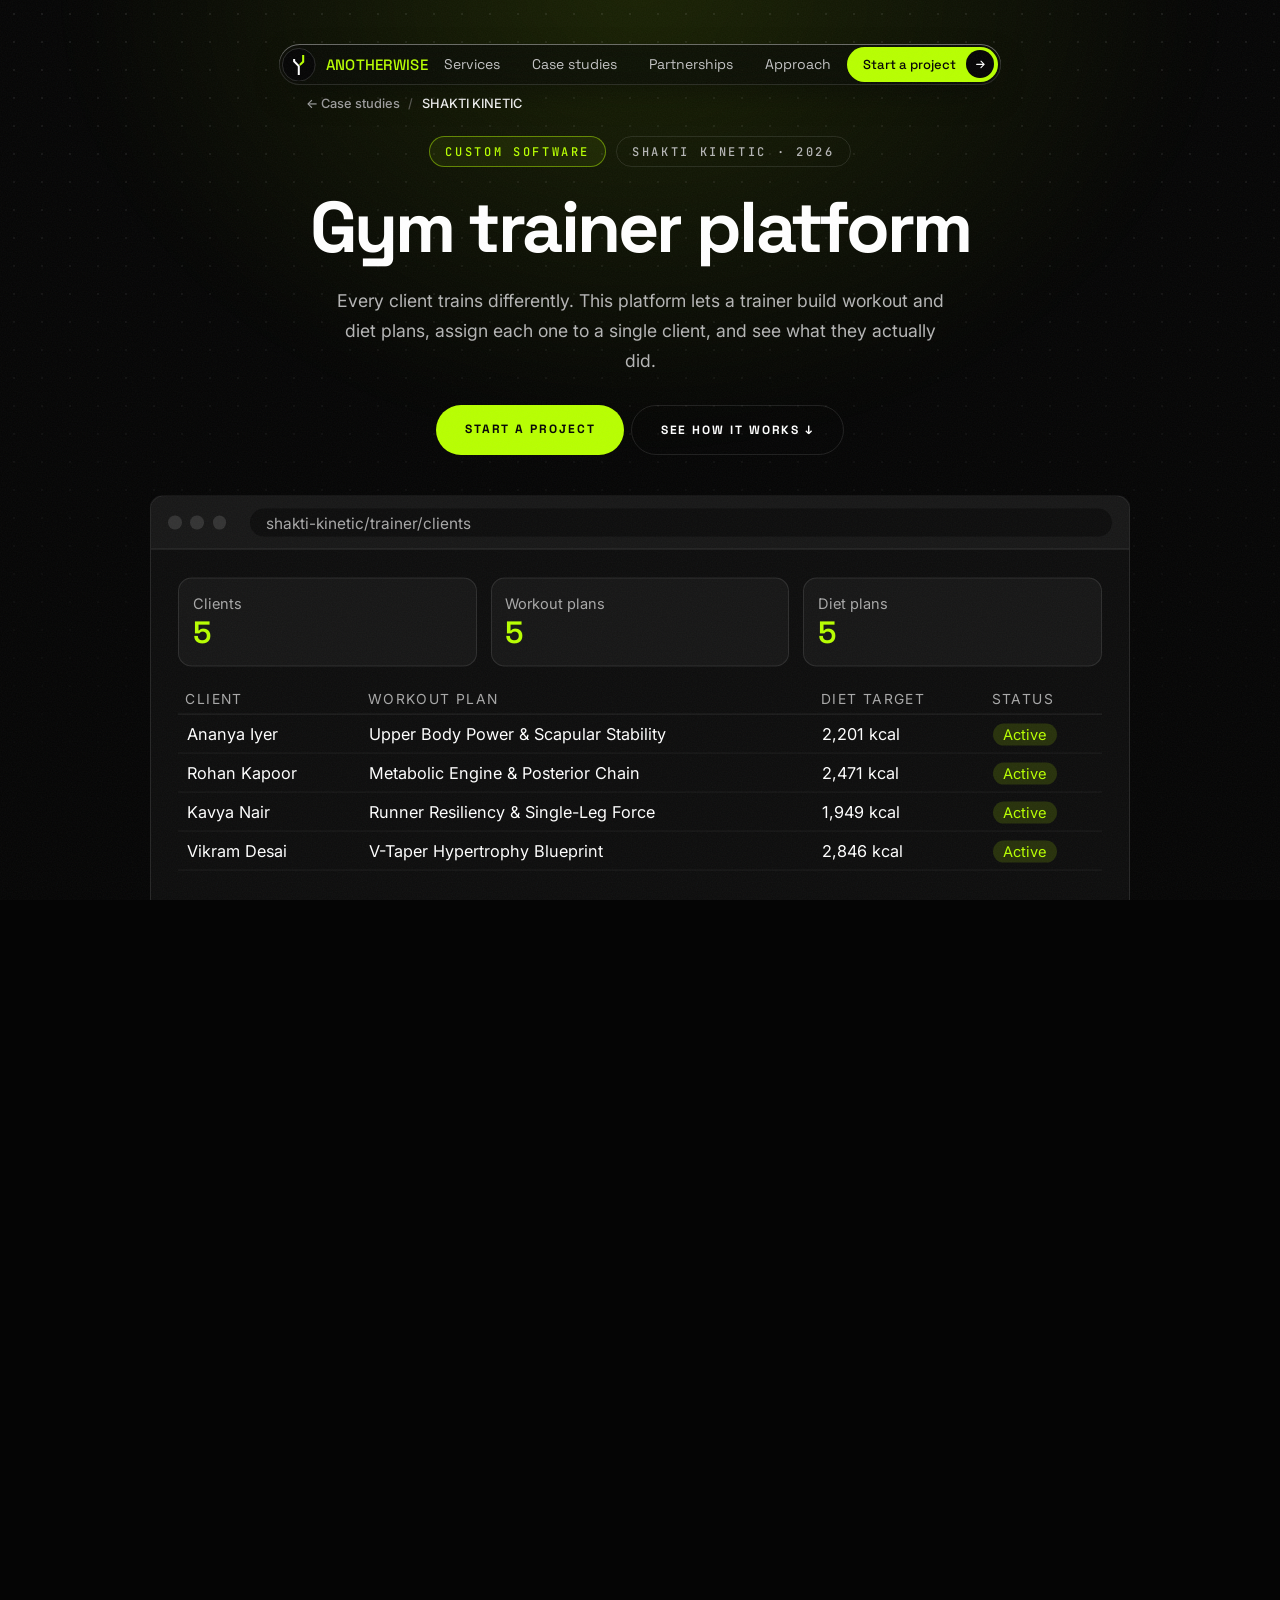
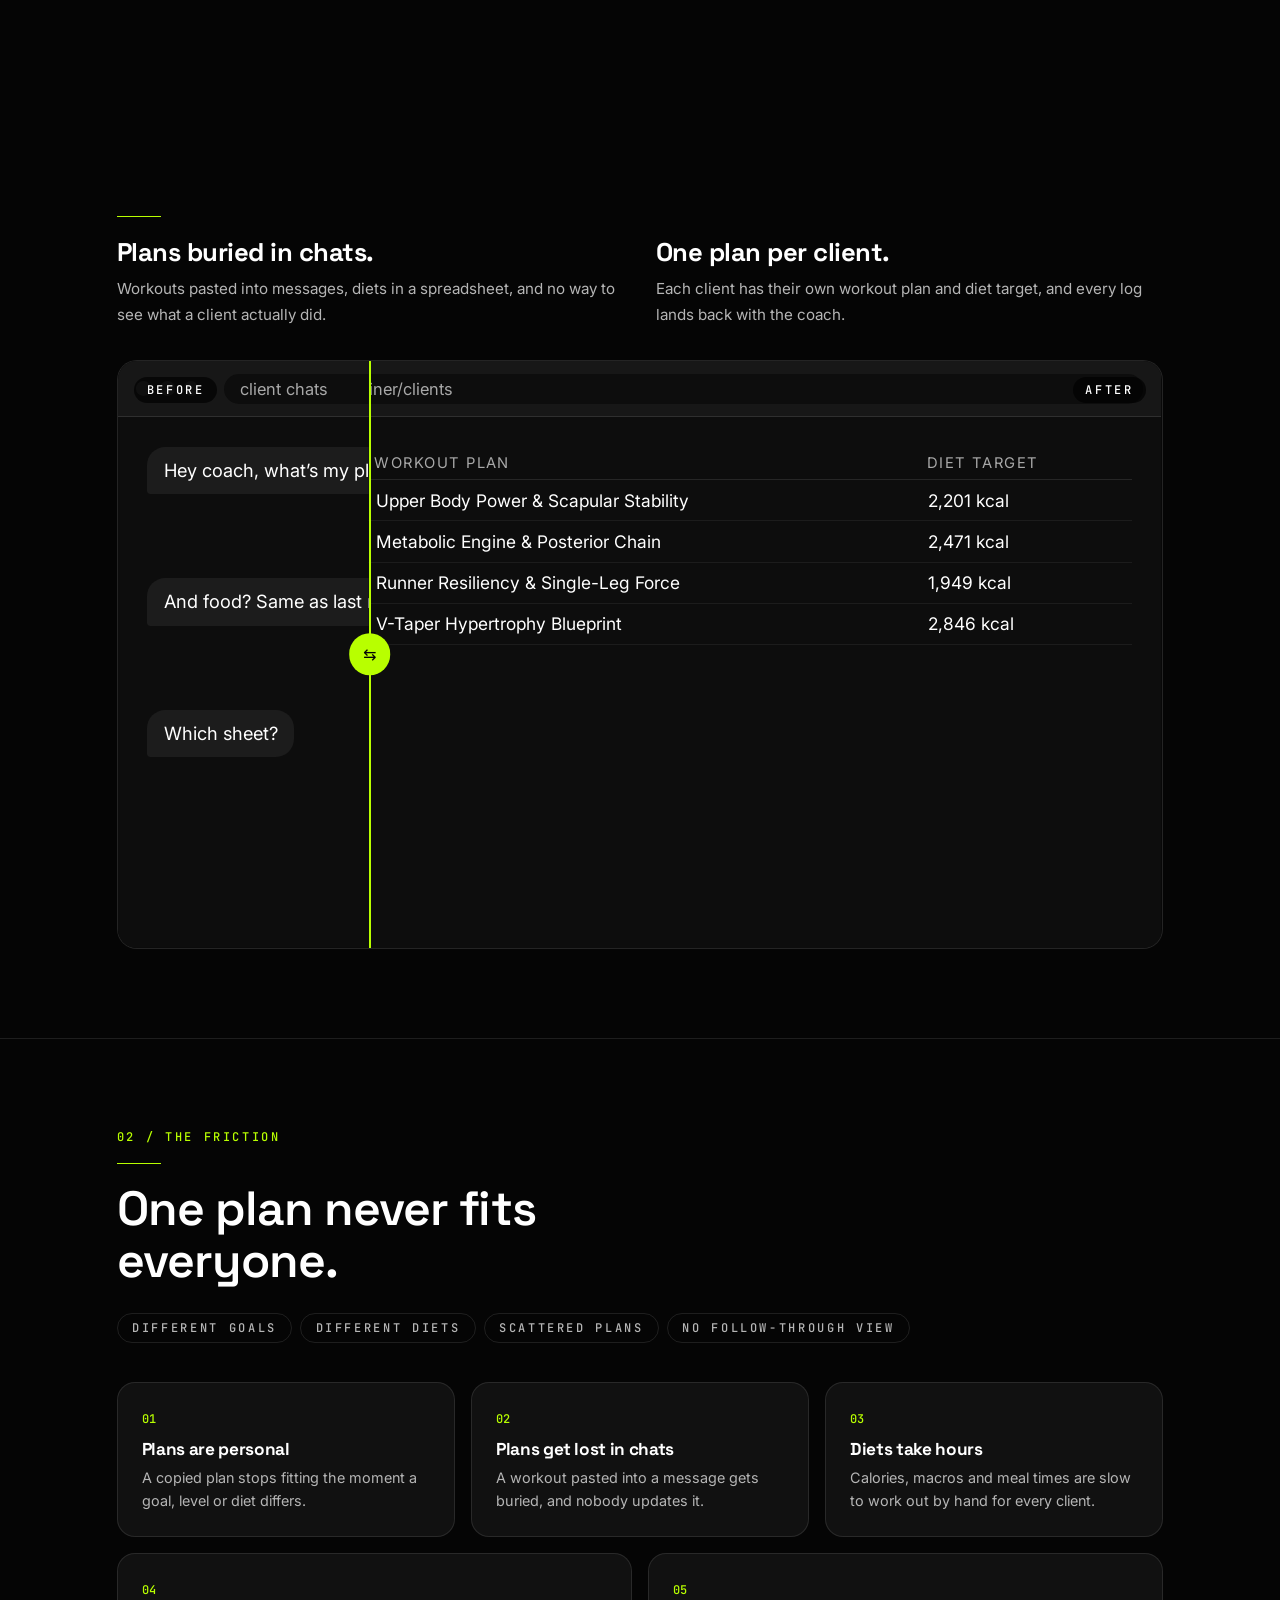
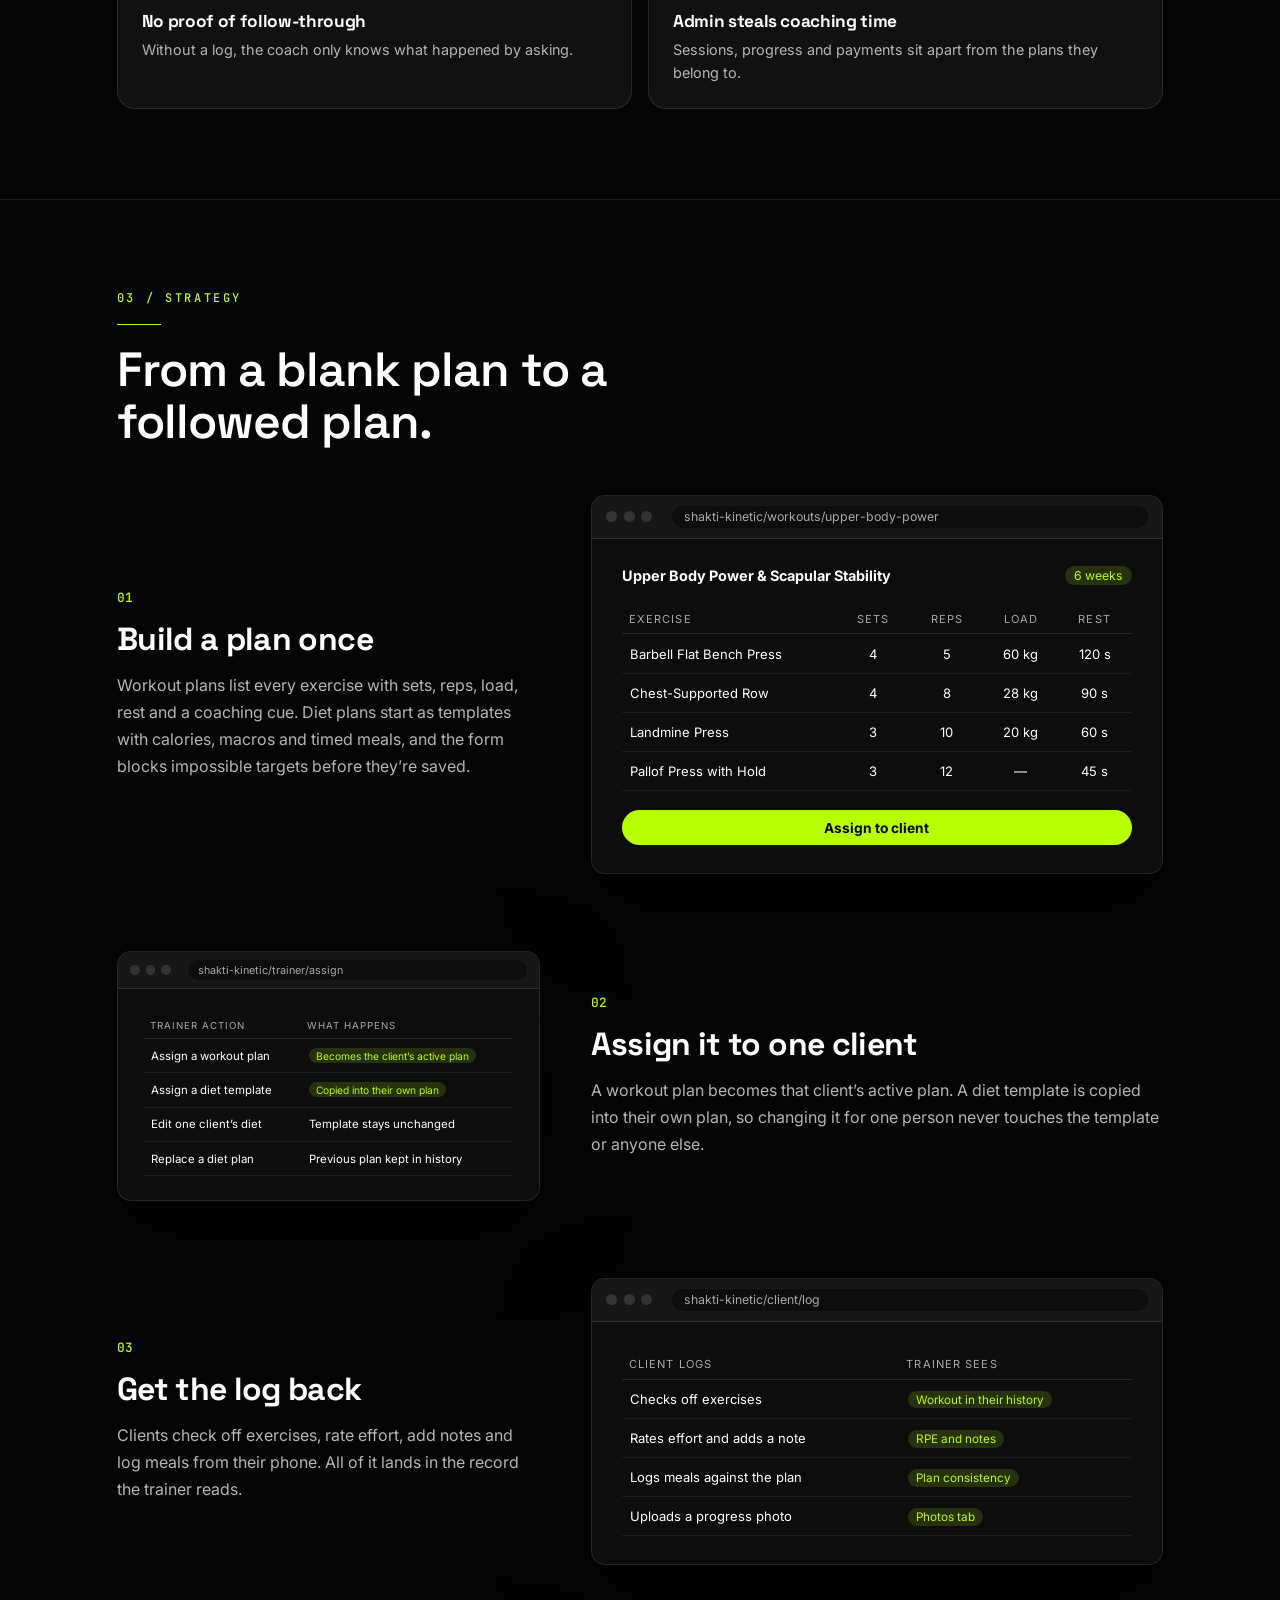
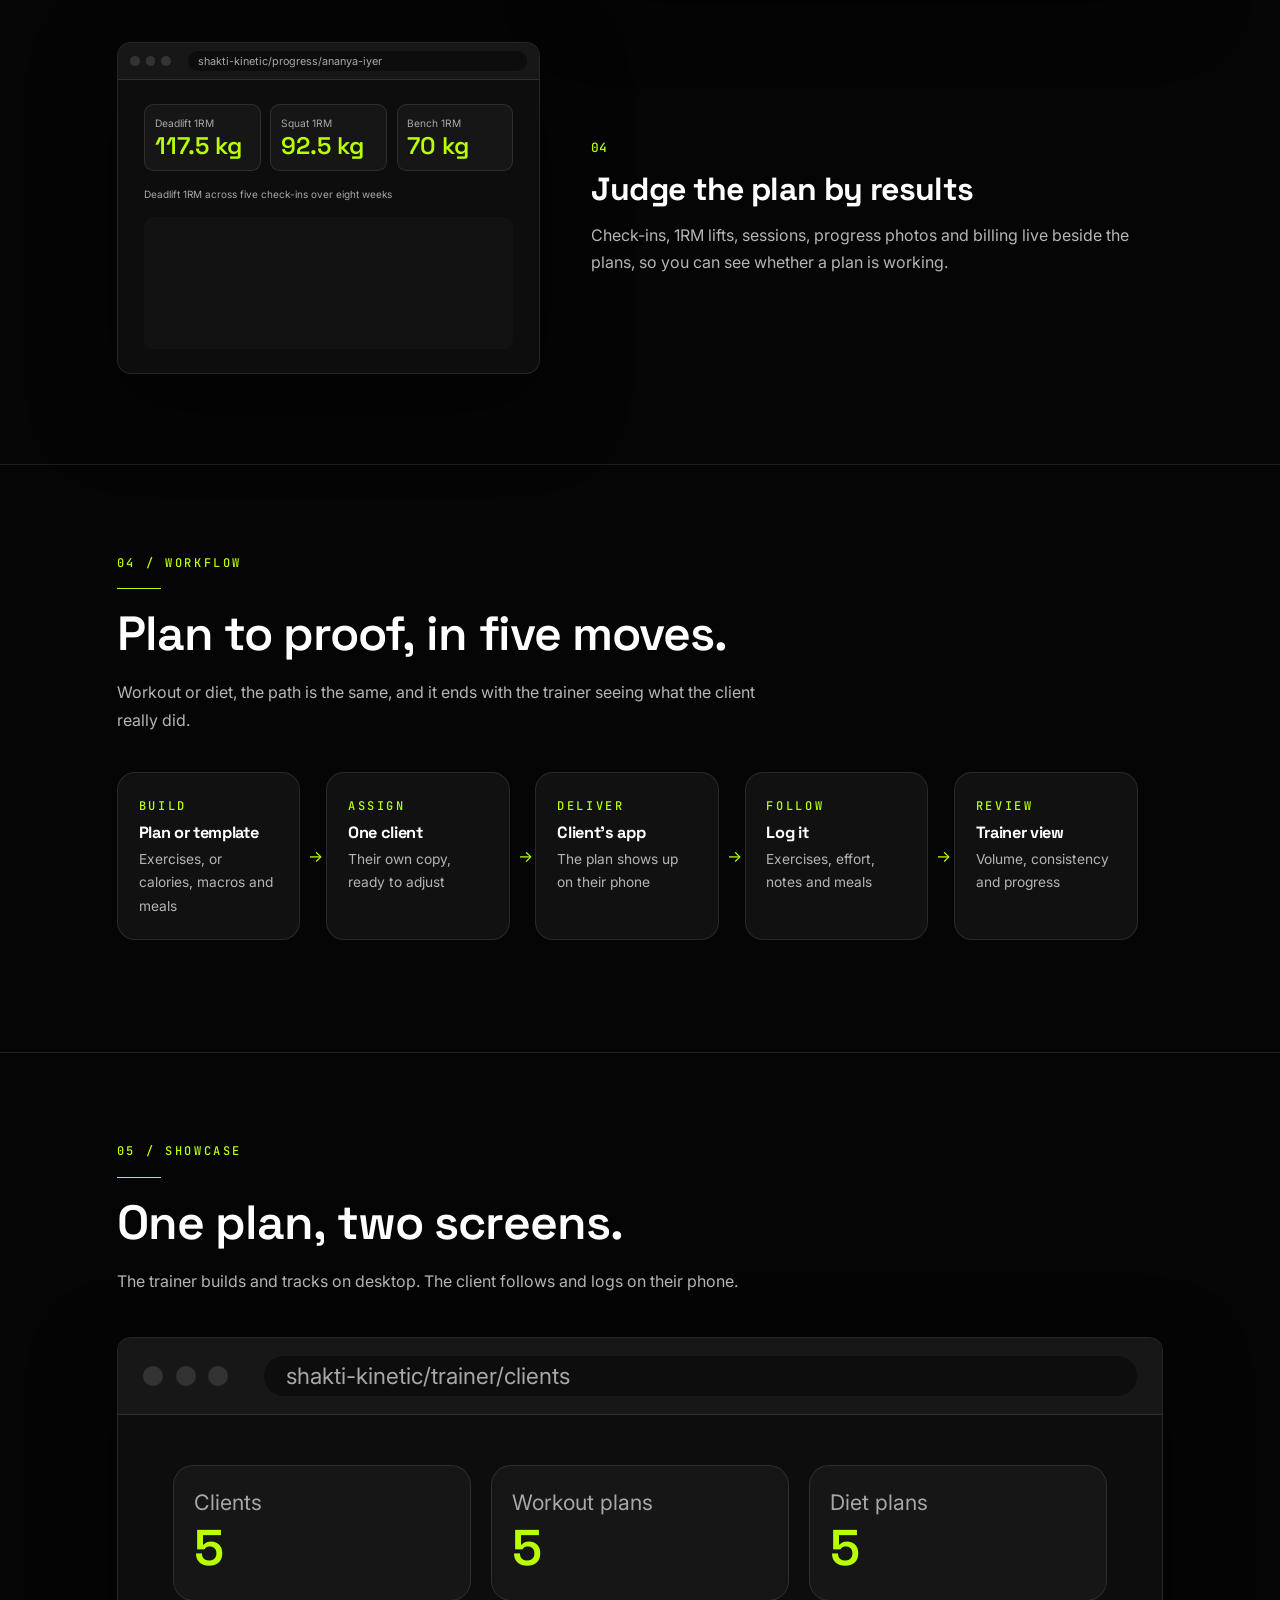
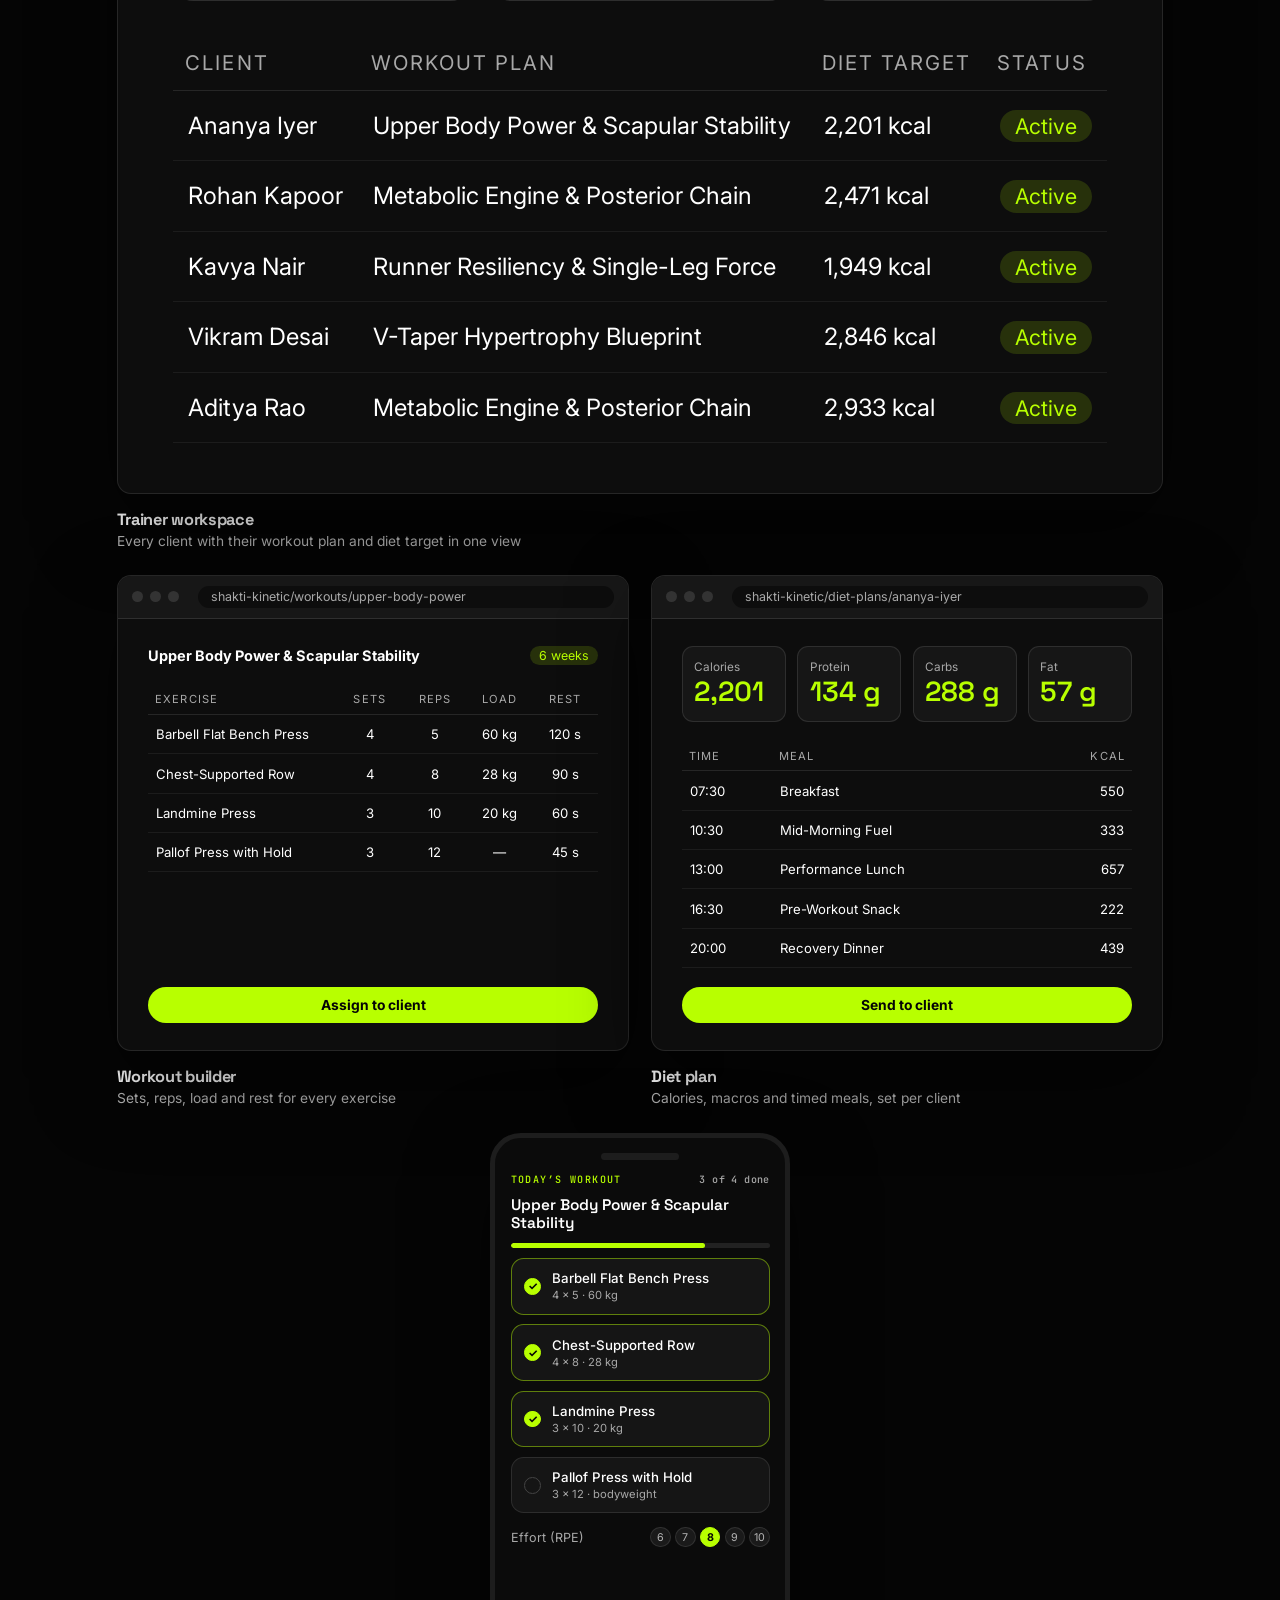
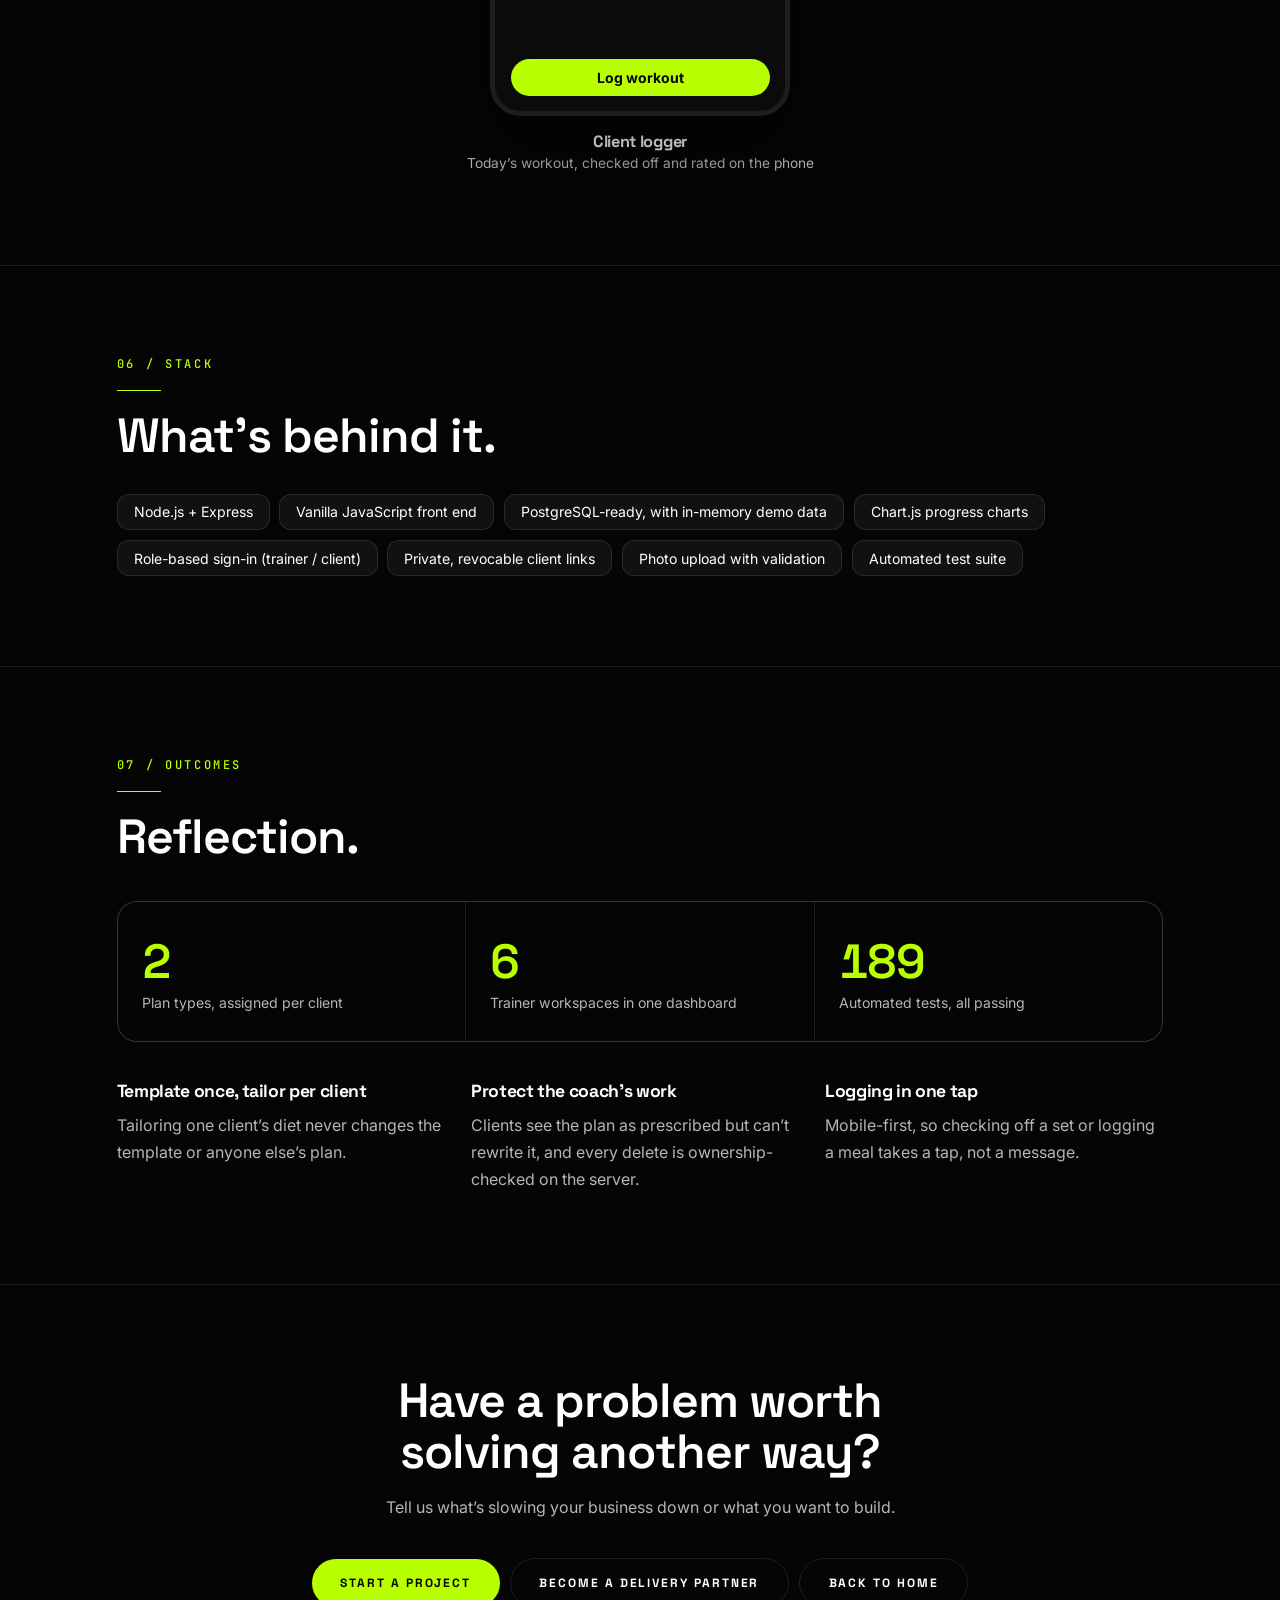
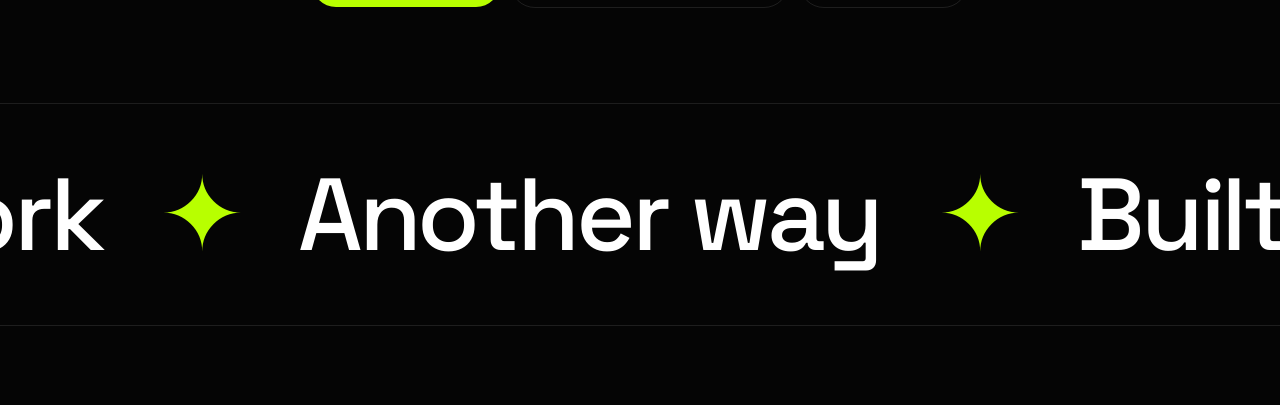
<file: gym case study.html>
<!DOCTYPE html>
<html lang="en"><head><meta charset="utf-8"><meta name="viewport" content="width=device-width,initial-scale=1,viewport-fit=cover">
<title>Gym trainer platform · Case study · Anotherwise</title>
<link href="https://fonts.googleapis.com/css2?family=Inter:wght@300;400;500&family=JetBrains+Mono:wght@400;500&family=Space+Grotesk:wght@500;600;700&display=swap" rel="stylesheet">
<style>
:root{--bg:#050505;--sf:#111;--ln:rgba(255,255,255,.1);--ac:#B8FF00;--on:#050505;--mu:#A8A8A8;--so:#b5b5b5}
*{box-sizing:border-box}html{scroll-behavior:smooth}
body{margin:0;background:var(--bg);color:#fff;font-family:Inter,system-ui,sans-serif;-webkit-font-smoothing:antialiased}
a{color:inherit;text-decoration:none}h1,h2,h3,h4,h5{font-family:'Space Grotesk',sans-serif;letter-spacing:-.02em;margin:0}
p{color:var(--so);line-height:1.7;margin:0}.w{max-width:1200px;margin:0 auto;padding:0 6vw}
.mono{font:500 .75rem 'JetBrains Mono',monospace;letter-spacing:.22em;text-transform:uppercase}.lb{color:var(--ac);margin-bottom:1.1rem}
h2{font-size:clamp(1.8rem,4.2vw,3rem);line-height:1.08;font-weight:600;max-width:20ch}
section{padding:clamp(56px,10vh,104px) 0;border-top:1px solid var(--ln)}.in2{margin-top:1.2rem;max-width:42rem}
.rv{opacity:0;transform:translateY(22px);transition:.7s}.rv.in{opacity:1;transform:none}
@media(prefers-reduced-motion:reduce){.rv{opacity:1;transform:none}.mq div{animation:none!important}}
/* bar */
.bar{position:fixed;inset:0 0 auto;z-index:50;padding:calc(.8rem + env(safe-area-inset-top,0px)) 6vw .6rem;background:rgba(5,5,5,.78);backdrop-filter:blur(14px);-webkit-backdrop-filter:blur(14px)}
.bar .row{display:flex;justify-content:space-between;margin-bottom:.5rem}.bar .row a{font:600 .75rem 'Space Grotesk';letter-spacing:.18em;text-transform:uppercase;color:var(--so)}
.pct{font:500 .75rem 'JetBrains Mono';color:var(--ac)}.prog{position:absolute;left:0;bottom:0;height:2px;background:var(--ac);width:0}
.tabs{display:flex;gap:.4rem;overflow-x:auto;scrollbar-width:none}.tabs::-webkit-scrollbar{display:none}
.tabs a{flex:none;padding:.42rem .9rem;border:1px solid var(--ln);border-radius:99px;font:600 .75rem 'Space Grotesk';letter-spacing:.12em;text-transform:uppercase;color:var(--so)}
.tabs a.on{background:var(--ac);color:var(--on);border-color:var(--ac)}
/* hero */
.hero{padding:9.5rem 0 4rem;position:relative;overflow:hidden}.hero:before{content:"";position:absolute;top:-20%;right:-15%;width:60vw;height:60vw;background:radial-gradient(closest-side,rgba(184,255,0,.16),transparent);filter:blur(30px);z-index:-1}
.hg{display:grid;grid-template-columns:1.05fr 1fr;gap:3rem;align-items:center}
h1{font-size:clamp(2.3rem,6vw,4.6rem);line-height:1;font-weight:700;text-transform:uppercase}
.meta{display:grid;grid-template-columns:repeat(2,1fr);gap:1.2rem;margin-top:2.2rem;padding-top:1.4rem;border-top:1px solid var(--ln)}
.meta h4{font:400 .75rem 'JetBrains Mono';letter-spacing:.18em;text-transform:uppercase;color:var(--mu);margin-bottom:.3rem}.meta span{font-size:.92rem}
.mq{overflow:hidden;margin-top:3.2rem;border-block:1px solid var(--ln);padding:.85rem 0;color:var(--so);-webkit-mask-image:linear-gradient(90deg,transparent,#000 8%,#000 92%,transparent);mask-image:linear-gradient(90deg,transparent,#000 8%,#000 92%,transparent)}
.mq div{display:flex;gap:2.4rem;width:max-content;animation:m 28s linear infinite}.mq span:after{content:"✦";margin-left:2.4rem;color:var(--ac)}@keyframes m{to{transform:translateX(-50%)}}
@media(max-width:860px){.hg{grid-template-columns:1fr}}
/* kpi + results */
.kp{display:grid;grid-template-columns:repeat(auto-fit,minmax(190px,1fr));gap:1px;background:var(--ln);border:1px solid var(--ln);border-radius:20px;overflow:hidden;margin-top:2.4rem}
.kp div{background:var(--bg);padding:1.8rem 1.5rem}.kp b{display:block;font:600 clamp(2rem,4.2vw,3rem) 'Space Grotesk';color:var(--ac);letter-spacing:-.03em}.kp span{color:var(--so);font-size:.88rem}
/* overview */
.ov{display:grid;grid-template-columns:repeat(3,1fr);gap:1px;background:var(--ln);border:1px solid var(--ln);border-radius:20px;overflow:hidden}
.ov div{background:var(--bg);padding:2rem}.ov h3{font-size:1.25rem;margin:.7rem 0}@media(max-width:800px){.ov{grid-template-columns:1fr}}
/* cards */
.cd{display:grid;grid-template-columns:repeat(auto-fit,minmax(240px,1fr));gap:1rem;margin-top:2.4rem}
.c{background:var(--sf);border:1px solid var(--ln);border-radius:18px;padding:1.5rem;transition:.25s}.c:hover{border-color:rgba(184,255,0,.5);transform:translateY(-3px)}
.c .n{color:var(--ac);font:500 .75rem 'JetBrains Mono'}.c h3{font-size:1.08rem;margin:.7rem 0 .4rem}.c p{font-size:.9rem;line-height:1.6}
.ch{display:flex;flex-wrap:wrap;gap:.5rem;margin-top:1.6rem}.ch span{padding:.4rem .9rem;border:1px solid var(--ln);border-radius:99px;color:var(--so)}
/* steps */
.st{display:grid;gap:clamp(2.5rem,6vw,5rem);margin-top:3rem}.s{display:grid;grid-template-columns:1fr 1.2fr;gap:clamp(1.5rem,4vw,4rem);align-items:center}
.s:nth-child(even) .t{order:2}.s .n{color:var(--ac);font:500 .8rem 'JetBrains Mono';margin-bottom:.8rem}.s h3{font-size:clamp(1.3rem,2.6vw,2rem);margin-bottom:.8rem}
@media(max-width:760px){.s{grid-template-columns:1fr}.s:nth-child(even) .t{order:0}}
/* flow / chat layout */
.fl{display:flex;flex-wrap:wrap;margin-top:2.4rem}.nd{flex:1 1 190px;background:var(--sf);border:1px solid var(--ln);border-radius:18px;padding:1.3rem;position:relative;margin:0 1.6rem 1.4rem 0}
.nd:not(:last-child):after{content:"→";position:absolute;right:-1.5rem;top:50%;translate:0 -50%;color:var(--ac)}.nd h3{font-size:1.02rem;margin:.5rem 0 .3rem}.nd p{font-size:.86rem}
@media(max-width:700px){.nd{margin-right:0}.nd:not(:last-child):after{content:"↓";right:auto;left:50%;top:auto;bottom:-1.5rem;translate:-50% 0}}
.sp{display:grid;grid-template-columns:1fr 1fr;gap:clamp(1.5rem,4vw,4rem);align-items:center}@media(max-width:800px){.sp{grid-template-columns:1fr}}
/* compare */
.th{display:grid;grid-template-columns:1fr 1fr;gap:2rem;margin-bottom:2rem}.th h3{font-size:clamp(1.1rem,2.2vw,1.6rem)}.th p{margin-top:.5rem;font-size:.95rem}@media(max-width:700px){.th{grid-template-columns:1fr}}
.cmp{position:relative;border-radius:20px;overflow:hidden;border:1px solid var(--ln);--p:50%;aspect-ratio:16/9;container-type:inline-size;background:#0b0b0b}.cmp>.v{position:absolute;inset:0;border:0}.cmp .bw{height:100%;border-radius:0;border:0}
.cmp .b{clip-path:inset(0 calc(100% - var(--p)) 0 0)}.cmp .tg{position:absolute;top:1rem;z-index:3;background:rgba(0,0,0,.7);padding:.3rem .8rem;border-radius:99px}.tl{left:1rem}.tr{right:1rem}
.cmp .kn{position:absolute;top:0;bottom:0;left:var(--p);width:2px;background:var(--ac);z-index:3;pointer-events:none}.cmp .kn:after{content:"⇆";position:absolute;top:50%;left:50%;translate:-50% -50%;width:2.6rem;height:2.6rem;border-radius:50%;background:var(--ac);color:var(--on);display:grid;place-items:center}
.cmp input{position:absolute;inset:0;width:100%;height:100%;opacity:0;cursor:ew-resize;z-index:4;margin:0}
/* foundation */
.fd{display:grid;gap:1rem;margin-top:2.2rem;grid-template-columns:repeat(auto-fit,minmax(230px,1fr))}.sw{border-radius:18px;padding:1.3rem;min-height:160px;display:flex;flex-direction:column;justify-content:flex-end;border:1px solid var(--ln)}.sw small{font:500 .75rem 'JetBrains Mono';letter-spacing:.1em;text-transform:uppercase;opacity:.75;margin-top:.3rem}
.ty{background:var(--sf);border:1px solid var(--ln);border-radius:18px;padding:1.3rem}.ty .aa{font-size:3rem;line-height:1;margin-bottom:.6rem}.ty p{font-size:.86rem}
.stk{display:flex;flex-wrap:wrap;gap:.6rem;margin-top:2rem}.stk span{padding:.55rem 1rem;border-radius:12px;background:var(--sf);border:1px solid var(--ln);font-size:.88rem}
.b1,.b2{display:inline-block;padding:.65rem 1.2rem;border-radius:99px;font-size:.85rem;font-weight:500;margin:1.2rem .6rem 0 0}.b1{background:var(--ac);color:var(--on)}.b2{border:1px solid var(--ln)}
/* showcase */
.sh{display:grid;grid-template-columns:repeat(12,1fr);gap:1.4rem;margin-top:2.6rem;align-items:end}.fr{grid-column:span 12;margin:0}.fr.tablet{grid-column:span 5}.fr.mobile{grid-column:span 3}.fr.half{grid-column:span 6}.fr.trkc{grid-column:span 12;text-align:center}.fr.trkc .pf{max-width:260px;margin-inline:auto;aspect-ratio:9/16;font-size:13px;text-align:left}.fr.square{grid-column:span 4}
.fr h3{font-size:1.02rem;margin-top:.9rem}.fr p{font-size:.86rem}@media(max-width:800px){.fr.tablet,.fr.mobile,.fr.square{grid-column:span 6}.fr.half{grid-column:span 12}}
blockquote{margin:3rem 0 0;max-width:46rem}blockquote p{font:500 clamp(1.3rem,2.8vw,2rem)/1.3 'Space Grotesk';color:#fff}blockquote cite{display:block;margin-top:1.2rem;font-style:normal;color:var(--mu);font-size:.9rem}
/* cta */
.cta{text-align:center}.cta h2{margin:0 auto 2rem;max-width:16ch}.btn{display:inline-block;background:var(--ac);color:var(--on);font:700 .75rem 'Space Grotesk';letter-spacing:.16em;text-transform:uppercase;padding:1rem 1.8rem;border-radius:99px;margin:.3rem}.btn.g{background:none;color:#fff;border:1px solid var(--ln)}
.nx{display:flex;justify-content:space-between;align-items:center;gap:1rem;padding:1.5rem;border:1px solid var(--ln);border-radius:18px;margin-top:3rem;text-align:left}.nx:hover{border-color:var(--ac)}.nx h3{font-size:1.2rem;margin-top:.3rem}
footer{padding:2rem 0;border-top:1px solid var(--ln);color:var(--mu);font-size:.8rem}footer .w{display:flex;justify-content:space-between;flex-wrap:wrap;gap:1rem}
/* ===== hero A: centered stage ===== */
.hero{padding:8.5rem 0 3rem;text-align:center}.hero:before{top:-35%;left:50%;right:auto;translate:-50% 0;width:90vw;height:70vw;background:radial-gradient(closest-side,rgba(184,255,0,.12),transparent)}
.hero:after{content:"";position:absolute;inset:0;z-index:-1;background-image:radial-gradient(rgba(255,255,255,.08) 1px,transparent 1px);background-size:28px 28px;-webkit-mask-image:linear-gradient(#000,transparent 70%);mask-image:linear-gradient(#000,transparent 70%)}
.hc{max-width:54rem;margin:0 auto}
.pr{display:flex;justify-content:center;flex-wrap:wrap;gap:.6rem;margin-bottom:1.5rem}.pr span{padding:.42rem .95rem;border-radius:99px;border:1px solid var(--ln);color:var(--so)}.pr span:first-child{border-color:rgba(184,255,0,.45);color:var(--ac);background:rgba(184,255,0,.07)}
h1{font-size:clamp(2.3rem,5.6vw,4.6rem);text-transform:none;line-height:1.03;letter-spacing:-.04em;max-width:18ch;margin:0 auto}
.hero .in2{font-size:1.1rem;margin:1.3rem auto 0;max-width:38rem}.c2{display:flex;justify-content:center;flex-wrap:wrap;gap:.4rem;margin-top:1.8rem}.c2 .btn{margin:0}
.stage2{position:relative;max-width:980px;margin:3.4rem auto 0}.stage2:before{content:"";position:absolute;inset:10% 6%;background:radial-gradient(closest-side,rgba(184,255,0,.22),transparent);filter:blur(45px);z-index:0}
.stage2 .sm{position:relative;z-index:2;text-align:left}.stage2 .bw{aspect-ratio:2/1;box-shadow:0 40px 100px rgba(0,0,0,.65),0 0 0 1px rgba(255,255,255,.07)}
.stage2.ph .sm{max-width:280px;margin:0 auto}.stage2.ph .pf{aspect-ratio:9/15}.stage2.ph .pf{box-shadow:0 40px 100px rgba(0,0,0,.7),0 0 0 1px rgba(255,255,255,.08)}
.sl,.sr{position:absolute;width:45%;z-index:1;text-align:left;opacity:.92}.sl{left:0;top:12%}.sr{right:0;top:34%}.sl .bw,.sr .bw{aspect-ratio:16/10}
.fc{position:absolute;z-index:4;text-align:left;background:rgba(20,20,20,.84);backdrop-filter:blur(14px);-webkit-backdrop-filter:blur(14px);border:1px solid rgba(255,255,255,.14);border-radius:16px;padding:.85rem 1.2rem;box-shadow:0 20px 50px rgba(0,0,0,.55);animation:fl 6s ease-in-out infinite}
.fc b{display:block;font:600 1.7rem 'Space Grotesk';color:var(--ac);letter-spacing:-.03em;line-height:1.1}.fc span{font-size:.78rem;color:var(--so)}.fc.a{left:-2.5%;top:10%}.fc.b{right:-2.5%;bottom:8%;animation-delay:-3s}
@keyframes fl{50%{transform:translateY(-8px)}}@media(prefers-reduced-motion:reduce){.fc{animation:none}}
.meta4{display:grid;grid-template-columns:repeat(4,1fr);margin:3.2rem auto 0;max-width:980px;border-top:1px solid var(--ln);text-align:left}
.meta4 div{padding:1.3rem 1.2rem;border-left:1px solid var(--ln)}.meta4 div:first-child{border-left:0;padding-left:0}.meta4 h4{font:400 .75rem 'JetBrains Mono';letter-spacing:.18em;text-transform:uppercase;color:var(--mu);margin-bottom:.4rem}.meta4 span{font-size:.95rem}
@media(max-width:760px){.sl,.sr{display:none}.fc{padding:.6rem .9rem}.fc b{font-size:1.2rem}.fc.a{left:0}.fc.b{right:0}.meta4{grid-template-columns:1fr 1fr}.meta4 div:nth-child(3){border-left:0;padding-left:0}.stage2 .bw{aspect-ratio:4/3}}
/* ===== built-in mock visuals (no images needed) ===== */
.v{container-type:inline-size;width:100%}
.bw{border:1px solid var(--ln);border-radius:14px;overflow:hidden;background:#0d0d0d;font-size:max(8px,1.75cqw);display:flex;flex-direction:column;aspect-ratio:16/9;box-shadow:0 30px 80px rgba(0,0,0,.5)}
.tablet .bw{aspect-ratio:4/3}.bt{display:flex;align-items:center;gap:.5em;padding:.7em 1em;background:#171717;border-bottom:1px solid var(--ln)}
.bt i{width:.8em;height:.8em;border-radius:50%;background:#333}.bt em{margin-left:1em;flex:1;font-style:normal;background:#0d0d0d;border-radius:99px;padding:.3em 1em;color:var(--mu);font-size:.9em}
.bb{flex:1;padding:1.6em;display:flex;flex-direction:column;gap:1em;overflow:hidden;min-height:0}
.pf{border:5px solid #1d1d1d;border-radius:2.2em;background:#0b0b0b;aspect-ratio:9/18.5;font-size:4.2cqw;padding:1.1em;display:flex;flex-direction:column;gap:.6em;overflow:hidden;position:relative;box-shadow:0 30px 80px rgba(0,0,0,.5)}
.pf:before{content:"";align-self:center;width:30%;height:.5em;background:#1d1d1d;border-radius:9px;flex:none}
.mh{padding:1.6em;border-radius:1em;background:linear-gradient(135deg,rgba(184,255,0,.18),#141414);display:flex;flex-direction:column;gap:.6em;align-items:flex-start}.mh small{color:var(--ac);letter-spacing:.2em;font-size:.8em}.mh b{font:600 2.1em/1.05 'Space Grotesk';max-width:14ch}.mh p{font-size:1em;line-height:1.4;max-width:30ch}
.mb{background:var(--ac);color:var(--on);padding:.5em 1.1em;border-radius:99px;font-weight:600}.g3{display:grid;grid-template-columns:repeat(3,1fr);gap:.8em}.g3 div{background:#161616;border:1px solid var(--ln);border-radius:.8em;padding:.8em;display:flex;flex-direction:column;gap:.5em}.g3 s{height:3.2em;border-radius:.5em;background:linear-gradient(135deg,#2a2a2a,#171717)}.g3 b{font-size:.95em}.g3 span{color:var(--mu);font-size:.85em}
.ol{background:#e9e9e4;color:#333;border-radius:.6em;padding:1em;display:flex;flex-direction:column;gap:.5em;flex:1}.ol u{color:#1a4fb4;font-size:1em}.ol i{display:block;height:.6em;background:#bdbdb5;border-radius:3px}.ol .bl{color:#1a4fb4;font-size:.9em;text-decoration:underline}
.fi{background:#161616;border:1px solid var(--ln);border-radius:.6em;padding:.7em .9em;color:var(--mu);font-size:.95em}.fi.f{border-color:var(--ac);color:#fff}.fb{background:var(--ac);color:var(--on);text-align:center;border-radius:99px;padding:.7em;font-weight:700}
.tb{width:100%;border-collapse:collapse;font-size:.95em}.tb th{text-align:left;color:var(--mu);font-weight:400;padding:.5em;border-bottom:1px solid var(--ln);font-size:.85em;letter-spacing:.1em;text-transform:uppercase}.tb td{padding:.55em .5em;border-bottom:1px solid #1c1c1c}.pl{background:rgba(184,255,0,.15);color:var(--ac);padding:.15em .7em;border-radius:99px;font-size:.9em}.pl.r{background:rgba(255,90,90,.15);color:#ff7a7a}
.kr{display:grid;grid-template-columns:repeat(3,1fr);gap:.8em}.kr div{background:#161616;border:1px solid var(--ln);border-radius:.8em;padding:.8em}.kr small{color:var(--mu);font-size:.85em}.kr b{display:block;font:600 1.8em 'Space Grotesk';color:var(--ac)}
.br{display:flex;align-items:flex-end;gap:.5em;flex:1;min-height:5em;background:#121212;border-radius:.8em;padding:.8em}.br i{flex:1;background:linear-gradient(var(--ac),rgba(184,255,0,.2));border-radius:.3em .3em 0 0}
.fu{display:flex;flex-direction:column;gap:.5em}.fu div{background:linear-gradient(90deg,var(--ac),rgba(184,255,0,.3));color:var(--on);padding:.6em 1em;border-radius:.5em;font-weight:600;font-size:.95em;display:flex;justify-content:space-between}
.fw{display:flex;align-items:center;gap:.8em;flex:1}.fw div{flex:1;background:#161616;border:1px solid var(--ln);border-radius:.8em;padding:1em;position:relative}.fw small{color:var(--ac);font-size:.75em;letter-spacing:.15em}.fw b{display:block;margin:.3em 0;font-size:1em}.fw span{color:var(--mu);font-size:.85em}.fw em{color:var(--ac);font-style:normal}
.cl{display:grid;grid-template-columns:repeat(7,1fr);gap:.5em;flex:1}.cl div{background:#141414;border-radius:.5em;padding:.5em;display:flex;flex-direction:column;gap:.4em;font-size:.9em}.cl small{color:var(--mu)}.cl i{font-style:normal;background:rgba(184,255,0,.15);color:var(--ac);border-radius:.3em;padding:.3em .4em;font-size:.85em}.cl i.o{background:#222;color:var(--so)}
.rl{flex:1;border-radius:1em;background:linear-gradient(160deg,rgba(184,255,0,.35),#1a1a1a 55%,#0b0b0b);position:relative;display:flex;flex-direction:column;justify-content:flex-end;padding:.9em}.rl .pp{position:absolute;inset:0;display:grid;place-items:center;font-size:2.4em;opacity:.85}.rl b{font-size:.95em}.rl span{color:var(--so);font-size:.85em}.rl .sd{position:absolute;right:.7em;bottom:4em;text-align:center;line-height:1.7}
.fd9{display:grid;grid-template-columns:repeat(3,1fr);gap:.3em;flex:1}.fd9 i{border-radius:.3em;background:linear-gradient(135deg,rgba(184,255,0,.3),#1a1a1a)}.fd9 i:nth-child(3n+2){background:linear-gradient(135deg,#2c2c2c,#111)}.fd9 i:nth-child(4n){background:linear-gradient(200deg,rgba(184,255,0,.55),#161616)}
.po{aspect-ratio:1;border-radius:1em;background:linear-gradient(135deg,rgba(184,255,0,.35),#151515 60%);padding:1.4em;display:flex;flex-direction:column;justify-content:flex-end;font-size:max(9px,4.4cqw);border:1px solid var(--ln)}.po b{font:600 1.5em/1.1 'Space Grotesk';max-width:12ch}.po span{color:var(--so);font-size:.8em;margin-top:.4em}
.m{max-width:84%;padding:.6em .9em;border-radius:1em;line-height:1.4}.m.u{background:#1c1c1c;align-self:flex-start;border-bottom-left-radius:.2em}.m.b{background:var(--ac);color:var(--on);align-self:flex-end;border-bottom-right-radius:.2em}
.qt{background:#161616;border:1px dashed rgba(184,255,0,.5);border-radius:.8em;padding:.8em;font-size:.9em;align-self:flex-end;max-width:90%}
.tk{flex:1;display:flex;flex-direction:column;align-items:center;justify-content:center;text-align:center;gap:.4em}.tk b{font:700 4.6em/1 'Space Grotesk';color:var(--ac)}
.pp9{display:grid;grid-template-columns:repeat(4,1fr);gap:.6em;flex:1}.pp9 i{background:#d8d4c4;transform:rotate(var(--r));border-radius:.2em;padding:.5em;font-style:normal;color:#444;font-size:.85em;box-shadow:0 2px 4px rgba(0,0,0,.4)}

/* ===== larger mockups (case study 4) ===== */
@media(min-width:761px){.st .s{grid-template-columns:1fr 1.35fr}}
.st .bw,.sh .bw{aspect-ratio:auto;font-size:max(12px,2.4cqw)}
.sh .fr.half .bw{font-size:max(12px,2.7cqw)}
.st .bb,.sh .bb{padding:2em 2.2em;gap:1.4em}
.st .tb td,.sh .tb td{padding:.85em .6em}.st .tb th,.sh .tb th{padding:.7em .6em}
.st .kr b,.sh .kr b{font-size:2em}
.st .br{min-height:11em}
@media(max-width:760px){.st .bw,.sh .bw{font-size:max(11px,3.1cqw)}}
/* phone logger */
.fr.trkc .pf{max-width:300px;aspect-ratio:9/17.5;font-size:14px;gap:.7em}
.lg-top{display:flex;justify-content:space-between;align-items:center;margin-top:.3em;font:500 .72em 'JetBrains Mono',monospace;letter-spacing:.14em;color:var(--ac)}
.lg-n{color:var(--mu);letter-spacing:.04em}
.lg-t{font:600 1.1em/1.2 'Space Grotesk';color:#fff}
.lg-bar{height:.4em;border-radius:9px;background:#222;overflow:hidden;flex:none}.lg-bar i{display:block;height:100%;width:75%;background:var(--ac);border-radius:9px}
.lg-r{display:flex;align-items:center;gap:.8em;background:#151515;border:1px solid var(--ln);border-radius:.9em;padding:.8em .9em;flex:none}
.lg-r.on{border-color:rgba(184,255,0,.45)}
.lg-c{width:1.5em;height:1.5em;border-radius:50%;border:1.5px solid #444;flex:none;display:grid;place-items:center;font-size:.8em;font-weight:700;color:var(--on)}
.lg-r.on .lg-c{background:var(--ac);border-color:var(--ac)}
.lg-x{display:flex;flex-direction:column;gap:.15em;min-width:0}.lg-x b{font:500 .95em 'Inter';color:#fff;white-space:nowrap;overflow:hidden;text-overflow:ellipsis}.lg-x small{color:var(--mu);font-size:.8em}
.lg-rpe{display:flex;justify-content:space-between;align-items:center;margin-top:.3em;color:var(--mu);font-size:.9em}
.lg-ch{display:flex;gap:.35em}.lg-ch i{font-style:normal;width:1.9em;height:1.9em;border-radius:50%;display:grid;place-items:center;background:#1a1a1a;border:1px solid var(--ln);font-size:.85em;color:var(--so)}.lg-ch i.on{background:var(--ac);color:var(--on);border-color:var(--ac);font-weight:700}
.lg-go{margin-top:auto;font-size:1em}
/* mockup alignment */
.sh{align-items:stretch}
.sh .fr.half{display:flex;flex-direction:column}
.sh .fr.half>.v{flex:1;display:flex}.sh .fr.half>.v>.bw{flex:1;width:100%}
.sh .fr.trkc,.sh .fr:not(.half){align-self:start}
.mk-go{margin-top:auto;font-size:1em}
.tbp,.tbd{table-layout:fixed}
.tbp th:first-child{width:42%}.tbp th:not(:first-child),.tbp td:not(:first-child){text-align:center;width:14.5%}
.tbd th:first-child{width:20%}.tbd th:last-child,.tbd td:last-child{text-align:right;width:22%}
.tbp td,.tbd td{white-space:nowrap;overflow:hidden;text-overflow:ellipsis}
/* layout polish */
.cd:has(>.c:nth-child(5):last-child){grid-template-columns:repeat(6,1fr)}
.cd:has(>.c:nth-child(5):last-child)>.c{grid-column:span 2}
.cd:has(>.c:nth-child(5):last-child)>.c:nth-child(n+4){grid-column:span 3}
@media(max-width:900px){.cd:has(>.c:nth-child(5):last-child){grid-template-columns:1fr 1fr}.cd:has(>.c:nth-child(5):last-child)>.c,.cd:has(>.c:nth-child(5):last-child)>.c:nth-child(n+4){grid-column:auto}.cd:has(>.c:nth-child(5):last-child)>.c:last-child{grid-column:1/-1}}
@media(max-width:560px){.cd:has(>.c:nth-child(5):last-child){grid-template-columns:1fr}}
.fl .nd{flex:1 1 150px}
.meta4 span{line-height:1.4}
/* responsive down to 340px */
body{overflow-x:clip}
@media(max-width:760px){
.stage2 .bw{aspect-ratio:auto;font-size:max(10px,3.2cqw)}
.cmp{aspect-ratio:1/1.1}.cmp .bw{font-size:max(10px,3.3cqw)}
.sh .fr.half>.v>.bw{font-size:max(11px,3.2cqw)}
}
@media(max-width:560px){
.tb th:nth-child(4):last-child,.tb td:nth-child(4):last-child{display:none}
.st .bb,.sh .bb,.stage2 .bb{padding:1.3em 1.2em;gap:1em}
.st .kr b,.sh .kr b,.stage2 .kr b{font-size:1.45em}
.kr div{padding:.6em}
.tb th{letter-spacing:.04em}
.hero{padding-top:8rem}
.pr span{font-size:.68rem;letter-spacing:.14em;padding:.38rem .8rem}
.c2 .btn{flex:1 1 100%;text-align:center}
.cta .btn{display:block;margin:.5rem 0}
.meta4 div{padding:1rem .8rem}
.fr.trkc .pf{max-width:min(300px,100%)}
}
@media(max-width:380px){
.aw-logo{gap:.4rem}.aw-logo span{font-size:.8rem}.aw-logo svg{width:1.9rem;height:1.9rem}
h2{font-size:1.65rem}
.kp b{font-size:1.9rem}
.mq{margin-top:2.4rem}
}
/* ===== site nav (fixed, document level) ===== */
html{scroll-behavior:smooth;scroll-padding-top:5.5rem}
@media(prefers-reduced-motion:reduce){html{scroll-behavior:auto}}
html.aw-lock,html.aw-lock body{overflow:hidden}
.aw-nav{position:fixed;top:0;left:0;right:0;z-index:1000;padding:calc(1.25rem + env(safe-area-inset-top,0px)) 1rem 0;pointer-events:none;font-family:'Space Grotesk',system-ui,sans-serif}
.aw-pill{pointer-events:auto;max-width:44rem;margin:0 auto;display:flex;align-items:center;justify-content:space-between;gap:1rem;padding:.2rem .2rem .2rem 1.1rem;border-radius:999px;background:rgba(10,10,10,.58);-webkit-backdrop-filter:blur(26px) saturate(180%);backdrop-filter:blur(26px) saturate(180%);box-shadow:inset 0 1px 0 rgba(255,255,255,.3),inset 0 0 0 1px rgba(255,255,255,.12),0 12px 32px -10px rgba(0,0,0,.55)}
.aw-logo{font-weight:500;font-size:.9375rem;letter-spacing:.02em;color:#fff;text-decoration:none}
.aw-links{display:flex;align-items:center;gap:2rem}
.aw-links a{font-weight:400;font-size:.875rem;letter-spacing:0;color:#c4c4c4;text-decoration:none;transition:color .2s}
.aw-links a:hover,.aw-links a.is-active{color:#B8FF00}
.aw-cta{display:flex;align-items:center;gap:.65rem;background:#B8FF00;color:#050505;font-weight:500;font-size:.8125rem;letter-spacing:0;text-decoration:none;border-radius:999px;padding:.2rem .2rem .2rem 1rem;transition:filter .2s}
.aw-cta:hover{filter:brightness(1.08)}
.aw-cta .ar{width:1.75rem;height:1.75rem;border-radius:50%;background:#050505;display:grid;place-items:center;transition:transform .2s}
.aw-cta:hover .ar{transform:translateX(2px)}
.aw-cta svg{width:.8rem;height:.8rem;stroke:#fff;fill:none;stroke-width:2;stroke-linecap:round;stroke-linejoin:round}
.aw-end{display:none;align-items:center;gap:.4rem}
.aw-go{width:2.25rem;height:2.25rem;border-radius:50%;background:#B8FF00;display:grid;place-items:center;text-decoration:none;transition:transform .3s cubic-bezier(.16,1,.3,1),opacity .2s,filter .2s}
.aw-go:hover{filter:brightness(1.08)}
.aw-go svg{width:.9rem;height:.9rem;stroke:#050505;fill:none;stroke-width:2.2;stroke-linecap:round;stroke-linejoin:round}
html.aw-lock .aw-go{opacity:0;transform:scale(.6);pointer-events:none}
.aw-burger{display:none;width:2.25rem;height:2.25rem;border-radius:50%;border:1px solid rgba(255,255,255,.16);background:rgba(255,255,255,.07);cursor:pointer;position:relative;padding:0;transition:background .25s,border-color .25s}
.aw-burger i{position:absolute;left:50%;top:50%;width:14px;height:1.5px;margin:-.75px 0 0 -7px;background:#fff;border-radius:2px;transition:transform .3s cubic-bezier(.16,1,.3,1),background .25s}
.aw-burger i:nth-child(1){transform:translateY(-3.5px)}
.aw-burger i:nth-child(2){transform:translateY(3.5px)}
.aw-burger[aria-expanded="true"]{background:#B8FF00;border-color:#B8FF00}
.aw-burger[aria-expanded="true"] i{background:#050505}
.aw-burger[aria-expanded="true"] i:nth-child(1){transform:rotate(45deg)}
.aw-burger[aria-expanded="true"] i:nth-child(2){transform:rotate(-45deg)}
.aw-burger:focus-visible,.aw-go:focus-visible,.aw-nav a:focus-visible,.aw-menu a:focus-visible{outline:2px solid #B8FF00;outline-offset:3px}
.aw-menu{position:fixed;inset:0;z-index:999;display:flex;flex-direction:column;box-sizing:border-box;height:100vh;height:100dvh;padding:calc(4.75rem + env(safe-area-inset-top,0px)) 1.5rem calc(1.5rem + env(safe-area-inset-bottom,0px));background:radial-gradient(70% 45% at 0% 0%,rgba(184,255,0,.16),transparent 70%),#050505;color:#fff;font-family:'Space Grotesk',system-ui,sans-serif;opacity:0;visibility:hidden;transition:opacity .3s ease,visibility 0s linear .3s;overflow-y:auto}
.aw-menu.is-open{opacity:1;visibility:visible;transition:opacity .3s ease,visibility 0s}
.aw-menu ul{list-style:none;margin:1.5rem 0 0;padding:0}
.aw-menu li{border-bottom:1px solid #222;opacity:0;transform:translateY(14px);transition:opacity .45s ease,transform .5s cubic-bezier(.16,1,.3,1);transition-delay:0s}
.aw-menu.is-open li{opacity:1;transform:none;transition-delay:calc(.08s + var(--i)*.07s)}
.aw-menu li a{display:flex;justify-content:space-between;align-items:baseline;padding:.9rem .25rem;color:#fff;text-decoration:none;font-weight:400;font-size:clamp(1.75rem,8vw,2.25rem);letter-spacing:-.015em;line-height:1.1;transition:color .2s}
.aw-menu li a:hover,.aw-menu li a.is-active{color:#B8FF00}
.aw-menu li a span{font-family:'JetBrains Mono',ui-monospace,monospace;font-size:.75rem;letter-spacing:.04em;font-weight:400;color:#A8A8A8}
.aw-menu .aw-foot{margin-top:auto;padding-top:2rem;opacity:0;transform:translateY(14px);transition:opacity .45s ease,transform .5s cubic-bezier(.16,1,.3,1)}
.aw-menu.is-open .aw-foot{opacity:1;transform:none;transition-delay:.35s}
.aw-menu .aw-cta{justify-content:space-between;width:100%;box-sizing:border-box;padding-left:1.25rem;font-size:.875rem}
.aw-menu .aw-tag{margin:1rem 0 0;text-align:center;font-family:'JetBrains Mono',ui-monospace,monospace;font-size:.75rem;letter-spacing:.04em;color:#A8A8A8}
@media(max-width:720px){.aw-links,.aw-pill>.aw-cta{display:none}.aw-end{display:flex}.aw-burger{display:block}.aw-pill{padding:.2rem .2rem .2rem 1rem}}
@media(min-width:721px){.aw-menu{display:none}.aw-nav{padding-top:calc(2.75rem + env(safe-area-inset-top,0px))}}
@media(prefers-reduced-motion:reduce){.aw-menu,.aw-menu li,.aw-menu .aw-foot,.aw-burger i{transition-duration:.01s!important;transition-delay:0s!important}}
.aw-logo{display:inline-flex;align-items:center;gap:.6rem}
.aw-logo svg{width:2.1rem;height:2.1rem;flex:none;display:block}
.aw-logo span{color:#B8FF00}
.aw-links a,.aw-cta,.aw-logo{white-space:nowrap}
.aw-pill{width:max-content;min-width:min(44rem,calc(100vw - 2rem));max-width:calc(100vw - 2rem);padding-left:.2rem}
@media(max-width:720px){.aw-pill{padding-left:.2rem}}
.cs-crumb{position:absolute;z-index:40;top:calc(6rem + env(safe-area-inset-top,0px));left:max(2.1rem,calc((100vw - 44rem)/2 + 1.1rem));right:1rem;display:flex;align-items:center;gap:.55rem;font:500 .8rem Inter,sans-serif;color:var(--mu);white-space:nowrap;overflow:hidden}
.cs-crumb a{color:var(--mu);text-decoration:none;transition:color .2s}
.cs-crumb a:hover{color:var(--ac)}
.cs-crumb i{font-style:normal;opacity:.5}
.cs-crumb b{font-weight:500;color:#fff;overflow:hidden;text-overflow:ellipsis}
@media(max-width:720px){.cs-crumb{top:calc(4.6rem + env(safe-area-inset-top,0px));left:1.7rem}}
</style>
<style id="mo-css">/* Anotherwise shared motion layer (CSS)
   Easing tokens: --mo-expo (entrances), --mo-io (wipes/curtains), --mo-out (small UI) */
:root{--mo-expo:cubic-bezier(.16,1,.3,1);--mo-io:cubic-bezier(.65,0,.35,1);--mo-out:cubic-bezier(.22,1,.36,1);--mo-ac:#B8FF00}

/* arrival / preloader cover */
html::before{content:"";position:fixed;inset:0;background:#050505;z-index:2147482000;pointer-events:none;transform:translateY(-100%);transition:transform .55s var(--mo-io)}
html.mo-pre::before,html.mo-arrive::before{transform:none;transition:none;animation:mo-fs 0s 4s forwards}
@keyframes mo-fs{to{transform:translateY(-100%);visibility:hidden}}

/* scroll progress: native scroll-driven animation where supported, JS fallback otherwise */
.mo-bar{position:fixed;left:0;top:0;height:3px;width:100%;background:var(--mo-ac);transform:scaleX(0);transform-origin:0 50%;z-index:1100;pointer-events:none}
@keyframes mo-prog{to{transform:scaleX(1)}}
@supports (animation-timeline:scroll()){.mo-bar{animation:mo-prog linear both;animation-timeline:scroll(root block)}}

/* grain: static, normal blend (no per-frame overlay blending, no animation), hidden on touch/small screens */
.mo-grain{position:fixed;inset:0;pointer-events:none;z-index:1090;opacity:.05;background-size:160px 160px;background-image:url("data:image/svg+xml;utf8,<svg xmlns='http://www.w3.org/2000/svg' width='160' height='160'><filter id='n'><feTurbulence type='fractalNoise' baseFrequency='.8' numOctaves='2'/></filter><rect width='160' height='160' filter='url(%23n)'/></svg>")}
@media (hover:none),(max-width:720px){.mo-grain{display:none}}

/* preloader (faster exit) */
.mo-pre{position:fixed;inset:0;z-index:2147483000;background:#050505;color:#fff;display:flex;align-items:flex-end;justify-content:space-between;padding:clamp(20px,5vw,56px);font-family:'Space Grotesk',system-ui,sans-serif;transition:transform .8s var(--mo-io)}
.mo-pre.out{transform:translateY(-100%)}
.mo-pre span{font-size:.95rem;letter-spacing:.02em;opacity:.7}
.mo-pre b{font-weight:500;font-size:clamp(72px,18vw,220px);line-height:.8;letter-spacing:-.05em;color:var(--mo-ac);font-variant-numeric:tabular-nums}

/* page-transition curtain (faster) */
.mo-curtain{position:fixed;inset:0;background:#050505;z-index:2147482500;transform:translateY(100%);transition:transform .45s var(--mo-io);pointer-events:none}
.mo-curtain.on{transform:none;pointer-events:auto}


/* image reveal: clip-path runs once, then is removed so parallax never repaints a clipped layer */
.mo-rev{clip-path:inset(14% 5% 0 5% round 24px);opacity:0;transition:clip-path 1.1s var(--mo-io),opacity .8s var(--mo-expo)}
.mo-rev.mo-on{clip-path:inset(0 round 0);opacity:1}
.mo-rev.mo-done{clip-path:none;transition:none}

/* nav text roll */
.mo-roll{display:inline-block;overflow:hidden;height:1.25em;line-height:1.25em;vertical-align:bottom}
.mo-roll>span{display:block;transition:transform .55s var(--mo-io)}
a:hover>.mo-roll>span,a:focus-visible>.mo-roll>span{transform:translateY(-100%)}

/* marquee */
.mo-mq{overflow:hidden;white-space:nowrap;padding:5vh 0;border-top:1px solid #1d1d1d;font-family:'Space Grotesk',system-ui,sans-serif;color:#fff}
.mo-mq div{display:inline-block;will-change:transform;font-weight:500;font-size:clamp(44px,8vw,120px);letter-spacing:-.04em}
.mo-mq em{font-style:normal;color:var(--mo-ac);padding:0 .35em}

/* form field underline */
.f{position:relative}
.f::after{content:"";position:absolute;left:12px;right:12px;bottom:-1px;height:2px;border-radius:2px;background:var(--mo-ac);transform:scaleX(0);transform-origin:0 50%;transition:transform .7s var(--mo-expo);pointer-events:none}
.f:focus-within::after{transform:scaleX(1)}

@media (prefers-reduced-motion:reduce){.mo-grain{display:none}html::before{display:none}}
</style>
<style id="aw-nav-scroll">.aw-nav{transition:transform .45s cubic-bezier(.65,0,.35,1)}.aw-nav.aw-hide{transform:translateY(-130%)}@media(prefers-reduced-motion:reduce){.aw-nav{transition:none}}</style>
</head><body><div class="aw-nav" id="site-nav">
  <div class="aw-pill">
    <a class="aw-logo" href="index.html" aria-label="Anotherwise home"><svg viewBox="0 0 1024 1024" aria-hidden="true" focusable="false"><circle cx="512" cy="512" r="500" fill="#050505" stroke="rgba(255,255,255,.18)" stroke-width="24"/><path fill="#fff" d="M339 339h62v58l141 141v286h-61V563L339 422z"/><path fill="#B8FF00" d="M614 213h63v218L563 542l-42-44 93-93z"/></svg><span>ANOTHERWISE</span></a>
    <nav class="aw-links" aria-label="Primary">
      <a href="index.html#services">Services</a>
      <a href="index.html#work">Case studies</a>
      <a href="index.html#partners">Partnerships</a>
      <a href="index.html#approach">Approach</a>
    </nav>
    <a class="aw-cta" href="contact.html">Start a project <span class="ar"><svg viewBox="0 0 24 24" aria-hidden="true"><path d="M5 12h14M13 6l6 6-6 6"/></svg></span></a>
    <div class="aw-end">
      <a class="aw-go" href="contact.html" aria-label="Start a project"><svg viewBox="0 0 24 24" aria-hidden="true"><path d="M5 12h14M13 6l6 6-6 6"/></svg></a>
      <button class="aw-burger" id="aw-burger" type="button" aria-label="Open menu" aria-expanded="false" aria-controls="aw-menu"><i></i><i></i></button>
    </div>
  </div>
</div>
<div class="aw-menu" id="aw-menu" inert aria-label="Menu">
  <ul>
    <li style="--i:0"><a href="index.html#services">Services<span>/01</span></a></li>
    <li style="--i:1"><a href="index.html#work">Case studies<span>/02</span></a></li>
    <li style="--i:2"><a href="index.html#partners">Partnerships<span>/03</span></a></li>
    <li style="--i:3"><a href="index.html#approach">Approach<span>/04</span></a></li>
  </ul>
  <div class="aw-foot">
    <a class="aw-cta" href="contact.html">Start a project <span class="ar"><svg viewBox="0 0 24 24" aria-hidden="true"><path d="M5 12h14M13 6l6 6-6 6"/></svg></span></a>
    <p class="aw-tag">Finding another way.</p>
  </div>
</div>
<div id="app"></div>
<script>
/* ============================================================
   ALL-SERVICES CASE STUDIES, ONE FILE
   Each case fills the SAME complete layout. Visuals are built-in
   mock UIs (vis:"..."); swap any with a real screenshot by adding
   img:"url" on that item. Delete any section to hide it.
   Visuals: site, old, form, reel, feed, post, cal, chat, table,
   dash, funnel, flow, token, paper
   ============================================================ */
const M=(h,r)=>({h,r});
const SERVICES=[["gym-trainer-platform","Custom Software"]];
const CASES={
"gym-trainer-platform":{brand:"SHAKTI KINETIC",title:"Gym trainer platform",intro:"Every client trains differently. This platform lets a trainer build workout and diet plans, assign each one to a single client, and see what they actually did.",
 meta:{Year:"2026",Status:"Concept build · demo data",Services:"Custom Software · Business Systems","Our role":"Design & full-stack build"},tags:["Concept build","Workout plans","Diet plans","Client mobile app","Progress tracking","Scheduling","Billing","Node + Express"],
 hero:{vis:"table",o:{u:"shakti-kinetic/trainer/clients",s:[["Clients","5"],["Workout plans","5"],["Diet plans","5"]],c:["Client","Workout plan","Diet target","Status"],r:[["Ananya Iyer","Upper Body Power & Scapular Stability","2,201 kcal","*Active"],["Rohan Kapoor","Metabolic Engine & Posterior Chain","2,471 kcal","*Active"],["Kavya Nair","Runner Resiliency & Single-Leg Force","1,949 kcal","*Active"],["Vikram Desai","V-Taper Hypertrophy Blueprint","2,846 kcal","*Active"]]}},
 kpis:[],
 overview:{challenge:"Every client needs a different plan. Most coaches send them as chat messages and spreadsheets, then have no idea what was followed.",approach:"One workspace to build workout and diet plans and assign them to each client, and a phone app where clients follow them and log every session.",outcome:"Every client gets a plan made for them, and the coach sees exactly what got done."},
 compare:{bt:"Plans buried in chats.",bd:"Workouts pasted into messages, diets in a spreadsheet, and no way to see what a client actually did.",at:"One plan per client.",ad:"Each client has their own workout plan and diet target, and every log lands back with the coach.",b:["chatlog"],a:["table",{u:"shakti-kinetic/trainer/clients",c:["Client","Workout plan","Diet target"],r:[["Ananya Iyer","Upper Body Power & Scapular Stability","2,201 kcal"],["Rohan Kapoor","Metabolic Engine & Posterior Chain","2,471 kcal"],["Kavya Nair","Runner Resiliency & Single-Leg Force","1,949 kcal"],["Vikram Desai","V-Taper Hypertrophy Blueprint","2,846 kcal"]]}],bl:"Before",al:"After"},
 friction:{title:"One plan never fits everyone.",chips:["Different goals","Different diets","Scattered plans","No follow-through view"],items:[["Plans are personal","A copied plan stops fitting the moment a goal, level or diet differs."],["Plans get lost in chats","A workout pasted into a message gets buried, and nobody updates it."],["Diets take hours","Calories, macros and meal times are slow to work out by hand for every client."],["No proof of follow-through","Without a log, the coach only knows what happened by asking."],["Admin steals coaching time","Sessions, progress and payments sit apart from the plans they belong to."]]},
 steps:[["Build a plan once","Workout plans list every exercise with sets, reps, load, rest and a coaching cue. Diet plans start as templates with calories, macros and timed meals, and the form blocks impossible targets before they’re saved.","plan",{}],["Assign it to one client","A workout plan becomes that client’s active plan. A diet template is copied into their own plan, so changing it for one person never touches the template or anyone else.","table",{u:"shakti-kinetic/trainer/assign",c:["Trainer action","What happens"],r:[["Assign a workout plan","*Becomes the client’s active plan"],["Assign a diet template","*Copied into their own plan"],["Edit one client’s diet","Template stays unchanged"],["Replace a diet plan","Previous plan kept in history"]]}],["Get the log back","Clients check off exercises, rate effort, add notes and log meals from their phone. All of it lands in the record the trainer reads.","table",{u:"shakti-kinetic/client/log",c:["Client logs","Trainer sees"],r:[["Checks off exercises","*Workout in their history"],["Rates effort and adds a note","*RPE and notes"],["Logs meals against the plan","*Plan consistency"],["Uploads a progress photo","*Photos tab"]]}],["Judge the plan by results","Check-ins, 1RM lifts, sessions, progress photos and billing live beside the plans, so you can see whether a plan is working.","lifts",{}]],
 stTitle:"From a blank plan to a followed plan.",
 flow:{title:"Plan to proof, in five moves.",text:"Workout or diet, the path is the same, and it ends with the trainer seeing what the client really did.",n:[["Build","Plan or template","Exercises, or calories, macros and meals"],["Assign","One client","Their own copy, ready to adjust"],["Deliver","Client’s app","The plan shows up on their phone"],["Follow","Log it","Exercises, effort, notes and meals"],["Review","Trainer view","Volume, consistency and progress"]]},
 stack:["Node.js + Express","Vanilla JavaScript front end","PostgreSQL-ready, with in-memory demo data","Chart.js progress charts","Role-based sign-in (trainer / client)","Private, revocable client links","Photo upload with validation","Automated test suite"],
 results:[["2","Plan types, assigned per client"],["7","Trainer workspaces in one dashboard"],["219","Automated tests, all passing"]],
 refl:[["Template once, tailor per client","Tailoring one client’s diet never changes the template or anyone else’s plan."],["Protect the coach’s work","Clients see the plan as prescribed but can’t rewrite it, and every delete is ownership-checked on the server."],["Logging in one tap","Mobile-first, so checking off a set or logging a meal takes a tap, not a message."]],
 show:{title:"One plan, two screens.",text:"The trainer builds and tracks on desktop. The client follows and logs on their phone.",f:[["desktop","Trainer workspace","Every client with their workout plan and diet target in one view","table",{u:"shakti-kinetic/trainer/clients",s:[["Clients","5"],["Workout plans","5"],["Diet plans","5"]],c:["Client","Workout plan","Diet target","Status"],r:[["Ananya Iyer","Upper Body Power & Scapular Stability","2,201 kcal","*Active"],["Rohan Kapoor","Metabolic Engine & Posterior Chain","2,471 kcal","*Active"],["Kavya Nair","Runner Resiliency & Single-Leg Force","1,949 kcal","*Active"],["Vikram Desai","V-Taper Hypertrophy Blueprint","2,846 kcal","*Active"],["Aditya Rao","Metabolic Engine & Posterior Chain","2,933 kcal","*Active"]]}],["half","Workout builder","Sets, reps, load and rest for every exercise","plan",{}],["half","Diet plan","Calories, macros and timed meals, set per client","diet",{}],["trkc","Client logger","Today’s workout, checked off and rated on the phone","logger",{}]]},next:"gym-trainer-platform"}
};


/* ============ visuals ============ */
const B=(u,i)=>`<div class="bw"><div class="bt"><i></i><i></i><i></i><em>${u}</em></div><div class="bb">${i}</div></div>`;
const P=i=>`<div class="pf">${i}</div>`;
const pill=x=>typeof x==="string"&&x[0]==="*"?`<span class="pl">${x.slice(1)}</span>`:x==="Duplicate"||x==="Missing"?`<span class="pl r">${x}</span>`:x;
const V={
 chatlog:()=>B("client chats",`<div class="m u">Hey coach, what’s my plan this week?</div><div class="m b">Mon: bench 4x5, rows 4x8 (pasted from notes)</div><div class="m u">And food? Same as last month?</div><div class="m b">Check the sheet, tab 3</div><div class="m u">Which sheet?</div><div class="m b">Will resend</div>`),
 plan:()=>B("shakti-kinetic/workouts/upper-body-power",`<div style="display:flex;justify-content:space-between;align-items:center"><b style="font-size:1.05em">Upper Body Power & Scapular Stability</b><span class="pl">6 weeks</span></div><table class="tb tbp"><tr><th>Exercise</th><th>Sets</th><th>Reps</th><th>Load</th><th>Rest</th></tr><tr><td>Barbell Flat Bench Press</td><td>4</td><td>5</td><td>60 kg</td><td>120 s</td></tr><tr><td>Chest-Supported Row</td><td>4</td><td>8</td><td>28 kg</td><td>90 s</td></tr><tr><td>Landmine Press</td><td>3</td><td>10</td><td>20 kg</td><td>60 s</td></tr><tr><td>Pallof Press with Hold</td><td>3</td><td>12</td><td>—</td><td>45 s</td></tr></table><div class="fb mk-go">Assign to client</div>`),
 diet:()=>B("shakti-kinetic/diet-plans/ananya-iyer",`<div class="kr" style="grid-template-columns:repeat(4,1fr)"><div><small>Calories</small><b>2,201</b></div><div><small>Protein</small><b>134 g</b></div><div><small>Carbs</small><b>288 g</b></div><div><small>Fat</small><b>57 g</b></div></div><table class="tb tbd"><tr><th>Time</th><th>Meal</th><th>kcal</th></tr><tr><td>07:30</td><td>Breakfast</td><td>550</td></tr><tr><td>10:30</td><td>Mid-Morning Fuel</td><td>333</td></tr><tr><td>13:00</td><td>Performance Lunch</td><td>657</td></tr><tr><td>16:30</td><td>Pre-Workout Snack</td><td>222</td></tr><tr><td>20:00</td><td>Recovery Dinner</td><td>439</td></tr></table><div class="fb mk-go">Send to client</div>`),
 logger:()=>P(`<div class="lg-top"><span>TODAY’S WORKOUT</span><span class="lg-n">3 of 4 done</span></div><b class="lg-t">Upper Body Power & Scapular Stability</b><div class="lg-bar"><i></i></div>${[["Barbell Flat Bench Press","4 × 5 · 60 kg",1],["Chest-Supported Row","4 × 8 · 28 kg",1],["Landmine Press","3 × 10 · 20 kg",1],["Pallof Press with Hold","3 × 12 · bodyweight",0]].map(x=>`<div class="lg-r ${x[2]?"on":""}"><span class="lg-c">${x[2]?"✓":""}</span><span class="lg-x"><b>${x[0]}</b><small>${x[1]}</small></span></div>`).join("")}<div class="lg-rpe"><span>Effort (RPE)</span><span class="lg-ch">${[6,7,8,9,10].map(n=>`<i class="${n==8?"on":""}">${n}</i>`).join("")}</span></div><div class="fb lg-go">Log workout</div>`),
 lifts:()=>B("shakti-kinetic/progress/ananya-iyer",`<div class="kr"><div><small>Deadlift 1RM</small><b>117.5 kg</b></div><div><small>Squat 1RM</small><b>92.5 kg</b></div><div><small>Bench 1RM</small><b>70 kg</b></div></div><small style="color:var(--mu)">Deadlift 1RM across five check-ins over eight weeks</small><div class="br">${[56,69,81,88,94].map(h=>`<i style="height:${h}%"></i>`).join("")}</div>`),
 tv:o=>B("citycare-queue/display",`<div style="display:flex;justify-content:space-between;color:var(--so);font-size:.8em"><b style="color:#fff;letter-spacing:.1em">CITY CARE HOSPITAL</b><span>Dr. Kumar · Room 2</span></div><div style="display:grid;grid-template-columns:1fr 1.2fr;gap:.8em;flex:1"><div style="background:linear-gradient(135deg,rgba(184,255,0,.2),#141414);border:1px solid var(--ln);border-radius:.8em;padding:.8em;display:flex;flex-direction:column;justify-content:center;gap:.2em"><small style="color:var(--ac);letter-spacing:.2em">NOW SERVING</small><b style="font:700 3.4em/1 'Space Grotesk'">A05</b><b style="font-size:1em">Sneha Rao</b><span style="color:var(--so);font-size:.8em">Appointment · 11:00 AM</span><span class="pl" style="align-self:flex-start;margin-top:.3em">IN CONSULTATION</span></div><div style="display:flex;flex-direction:column;gap:.4em"><small style="color:var(--mu);letter-spacing:.2em">NEXT</small>${[["A06","Arjun Patel"],["A07","Meena Das"],["A08","Suresh Reddy"],["A09","Kavya Sharma"]].map(x=>`<div style="display:flex;gap:.8em;background:#161616;border:1px solid var(--ln);border-radius:.5em;padding:.4em .7em;font-size:.9em"><b style="color:var(--ac)">${x[0]}</b><span>${x[1]}</span></div>`).join("")}<div style="display:flex;gap:.6em;align-items:center;margin-top:auto;color:var(--so);font-size:.75em"><i style="width:2.4em;height:2.4em;background:repeating-conic-gradient(#fff 0 25%,#111 0 50%) 0 0/.6em .6em;border-radius:.2em;flex:none"></i>Scan to track on your phone</div></div></div>`),
 trk:o=>P(`<b style="font-size:.8em;letter-spacing:.14em;color:var(--so)">CITY CARE HOSPITAL</b><div class="tk"><span style="color:var(--mu)">YOUR TOKEN</span><b>A07</b><span class="pl">1 PATIENT AHEAD</span><span style="color:var(--mu)">~ 15 min wait</span></div><div style="display:flex;justify-content:space-between;border-top:1px solid var(--ln);padding-top:.6em;font-size:.85em"><span style="color:var(--mu)">NOW SERVING</span><b>A05</b></div><div style="display:flex;justify-content:space-between;font-size:.85em"><span style="color:var(--mu)">DOCTOR</span><b>Dr. Kumar · Room 2</b></div>`),
 site:o=>B(o.u||"yourbrand.com",`<div class="mh"><small>${o.k||"WELCOME"}</small><b>${o.h||"Headline that sells"}</b><p>${o.p||""}</p><span class="mb">${o.b||"Get started"}</span></div><div class="g3">${(o.c||["One","Two","Three"]).map(x=>`<div><s></s><b>${x}</b><span>Details</span></div>`).join("")}</div>`),
 old:()=>B("lakeviewhomes.in",`<div class="ol"><u>Home | About | Rooms | Rates | Gallery | Contact | Policies</u>${[95,80,90,60,85,70,40].map(w=>`<i style="width:${w}%"></i>`).join("")}<span class="bl">Click here to check rates</span>${[88,50,76].map(w=>`<i style="width:${w}%"></i>`).join("")}<span class="bl">Booking form (PDF)</span></div>`),
 form:o=>P(`<b style="font:600 1.3em 'Space Grotesk';margin-top:.4em">${o.t||"Send an enquiry"}</b>${(o.f||["Name","Email","Message"]).map((x,i)=>`<div class="fi ${i?"":"f"}">${x}</div>`).join("")}<div class="fb">${o.b||"Send"}</div>`),
 reel:()=>P(`<div class="rl"><div class="pp">▶</div><div class="sd">♥<br>12k<br>◔<br>340</div><b>@haldeninteriors</b><span>A lived-in room, from first sketch to finished space.</span></div>`),
 feed:()=>P(`<b style="font:600 1.1em 'Space Grotesk'">haldeninteriors</b><div style="display:flex;gap:1em;color:var(--so);font-size:.8em"><span><b style="color:#fff">48</b> posts</span><span><b style="color:#fff">12.4k</b> followers</span></div><div class="fd9">${"<i></i>".repeat(12)}</div>`),
 post:()=>`<div class="po"><b>Material details that last.</b><span>Swipe for the full room →</span></div>`,
 cal:()=>B("content-calendar",`<div class="cl">${["Mon","Tue","Wed","Thu","Fri","Sat","Sun"].map((d,i)=>`<div><small>${d}</small>${i%2?`<i>Reel</i>`:`<i class=o>Post</i>`}${i==2||i==5?`<i class=o>Story</i>`:""}</div>`).join("")}</div>`),
 chat:o=>P(`<b style="font-size:.9em;color:var(--ac)">● Assistant · online</b>${(o.msgs||[]).map(([k,t])=>k=="q"?`<div class="qt">${t}</div>`:`<div class="m ${k}">${t}</div>`).join("")}`),
 table:o=>B(o.u||"app",`${o.s?`<div class="kr">${o.s.map(x=>`<div><small>${x[0]}</small><b>${x[1]}</b></div>`).join("")}</div>`:""}<table class="tb"><tr>${o.c.map(h=>`<th>${h}</th>`).join("")}</tr>${o.r.map(r=>`<tr>${r.map(x=>`<td>${pill(x)}</td>`).join("")}</tr>`).join("")}</table>`),
 dash:()=>B("app.brand.com/dashboard",`<div class="kr"><div><small>New leads</small><b>128</b></div><div><small>Booked</small><b>42</b></div><div><small>Follow-ups</small><b>96</b></div></div><div class="br">${[40,55,48,70,62,85,78,95].map(h=>`<i style="height:${h}%"></i>`).join("")}</div>`),
 funnel:()=>B("funnel · this month",`<div class="fu"><div>Leads <span>240</span></div><div style="width:82%">Qualified <span>128</span></div><div style="width:55%">Booked <span>64</span></div><div style="width:38%">Converted <span>38</span></div></div>`),
 flow:o=>B("workflow canvas",`<div class="fw">${(o.n||[]).map(([k,t,d],i)=>`<div><small>${k.toUpperCase()}</small><b>${t}</b><span>${d}</span></div>${i<o.n.length-1?"<em>→</em>":""}`).join("")}</div>`),
 token:()=>P(`<div class="tk"><span style="color:var(--mu)">Your token</span><b>A-27</b><span>Orthopedics · Room 4</span><span class="pl">Now serving A-24</span><span style="color:var(--mu)">Est. wait 14 min</span></div>`),
 paper:()=>B("front desk",`<div class="pp9">${["12","7","B-3","5","A-9","??","3","14"].map((n,i)=>`<i style="--r:${(i*7%9)-4}deg">${n}</i>`).join("")}</div>`)
};
const vis=(n,o)=>`<div class="v">${V[n](o||{})}</div>`;
const mk=(img,n,o,alt)=>img?`<div class="v"><img src="${img}" alt="${alt||""}" style="width:100%;border-radius:14px;display:block"></div>`:vis(n,o);

/* ============ renderer ============ */
let current=location.hash.slice(1);
const S=(n,l,x,id)=>`<section ${id?`id="${id}"`:""}><div class="w rv"><p class="mono lb">${String(n).padStart(2,"0")} / ${l}</p>${x}</div></section>`;
function render(){
 const key=CASES[current]?current:"gym-trainer-platform",c=CASES[key];let n=0,o="";
 document.title=`${c.title} · Case study`;
 o+=`<div class="cs-crumb"><a href="index.html#work">← Case studies</a><i>/</i><b>${c.brand}</b></div>`;
 
 const tg=c.tags.map(t=>`<span class="mono">${t}</span>`).join("");
 const svc=SERVICES.find(x=>x[0]==key)[1],ph=["chat","feed","reel","token","form"].includes(c.hero.vis)?"ph":"";
 o+=`<header class="hero"><div class="w"><div class="hc"><div class="pr"><span class="mono">${svc}</span><span class="mono">${c.brand} · ${c.meta.Year}</span></div><h1>${c.title}</h1><p class="in2">${c.intro}</p>
  <div class="c2"><a class="btn" href="contact.html">Start a project</a><a class="btn g" href="#how" data-scroll="how">See how it works ↓</a></div></div>
  <div class="stage2 ${ph}"><div class="sm">${vis(c.hero.vis,c.hero.o)}</div></div>
  <div class="meta4">${Object.entries(c.meta).map(([k,v])=>`<div><h4>${k}</h4><span>${v}</span></div>`).join("")}</div>
  <div class="mq"><div>${tg}${tg}</div></div></div></header>`;
 const ov=c.overview;o+=`<section><div class="w rv"><div class="ov"><div><p class="mono lb">The problem</p><p>${ov.challenge}</p></div><div><p class="mono lb">What we built</p><p>${ov.approach}</p></div><div><p class="mono lb">The value</p><p>${ov.outcome}</p></div></div></div></section>`;
 if(c.compare){const p=c.compare;o+=S(++n,"Transformation",`<div class="th"><div><h3>${p.bt}</h3><p>${p.bd}</p></div><div><h3>${p.at}</h3><p>${p.ad}</p></div></div><div class="cmp" id="cmp"><div class="v">${V[p.a[0]](p.a[1]||{})}</div><div class="v b">${V[p.b[0]](p.b[1]||{})}</div><span class="tg tl mono">${p.bl}</span><span class="tg tr mono">${p.al}</span><div class="kn"></div><input type="range" min="0" max="100" value="50" aria-label="Compare"></div>`);}
 const f=c.friction;o+=S(++n,"The friction",`<h2>${f.title}</h2>${f.chips?`<div class="ch">${f.chips.map(x=>`<span class="mono">${x}</span>`).join("")}</div>`:""}<div class="cd">${f.items.map((x,i)=>`<div class="c"><span class="n">${String(i+1).padStart(2,"0")}</span><h3>${x[0]}</h3><p>${x[1]}</p></div>`).join("")}</div>`);
 o+=S(++n,"Strategy",`<h2>${c.stTitle||(c.title.split(" ").length>5?"How we approached it.":"Deconstructing the problem.")}</h2><div class="st">${c.steps.map((s,i)=>`<div class="s"><div class="t"><p class="n">${String(i+1).padStart(2,"0")}</p><h3>${s[0]}</h3><p>${s[1]}</p></div>${mk("",s[2],s[3])}</div>`).join("")}</div>`);
 if(c.flow)o+=S(++n,"Workflow",`<h2>${c.flow.title}</h2>${c.flow.text?`<p class="in2">${c.flow.text}</p>`:""}<div class="fl">${c.flow.n.map(x=>`<div class="nd"><span class="mono" style="color:var(--ac)">${x[0]}</span><h3>${x[1]}</h3><p>${x[2]}</p></div>`).join("")}</div>`);
 if(c.conv)o+=S(++n,"In conversation",`<div class="sp"><div><h2>${c.conv.title}</h2><p class="in2">${c.conv.text}</p></div><div style="max-width:340px">${vis("chat",{msgs:c.conv.msgs})}</div></div>`);
 const sh=c.show;o+=S(++n,"Showcase",`<h2>${sh.title}</h2>${sh.text?`<p class="in2">${sh.text}</p>`:""}<div class="sh">${sh.f.map(x=>`<figure class="fr ${x[0]}">${mk("",x[3],x[4])}<h3>${x[1]}</h3><p>${x[2]}</p></figure>`).join("")}</div>`);
if(c.fd){const d=c.fd;o+=S(++n,"Foundation",`<h2>${d.title}</h2><div class="fd">${d.colors.map(x=>`<div class="sw" style="background:${x[1]};color:${x[3]?"#fff":"#111"}"><h4>${x[0]}</h4><small>${x[1]} · ${x[2]}</small></div>`).join("")}${d.fonts.map(x=>`<div class="ty"><div class="aa" style="font-family:${x[1]}">Aa</div><h4>${x[0]}</h4><p>${x[2]}</p></div>`).join("")}</div>${d.btn.map((b,i)=>`<span class="${i?"b2":"b1"}">${b}</span>`).join("")}`);}
 else o+=S(++n,"Stack",`<h2>What's behind it.</h2><div class="stk">${c.stack.map(x=>`<span>${x}</span>`).join("")}</div>`);
 o+=S(++n,"Outcomes",`<h2>${c.refl?"Reflection.":"Results."}</h2><div class="kp">${c.results.map(r=>`<div><b>${r[0]}</b><span>${r[1]}</span></div>`).join("")}</div>${c.refl?`<div class="cd">${c.refl.map(r=>`<div><h3 style="font-size:1.1rem;margin-bottom:.6rem">${r[0]}</h3><p>${r[1]}</p></div>`).join("")}</div>`:""}${c.quote?`<blockquote><p>“${c.quote[0]}”</p><cite>${c.quote[1]}</cite></blockquote>`:""}`,"results");
  const nx=CASES[c.next],nl=SERVICES.find(s=>s[0]==c.next)[1];
 o+=`<section class="cta"><div class="w rv"><h2 style="max-width:20ch;margin-bottom:1rem">Have a problem worth solving another way?</h2><p class="in2" style="margin:0 auto 2rem">Tell us what’s slowing your business down or what you want to build.</p><a class="btn" href="contact.html">Start a project</a><a class="btn g" href="index.html#partners">Become a delivery partner</a><a class="btn g" href="index.html">Back to home</a></div></section><footer><div class="w"><span>${c.brand} · Case study</span><span>Anotherwise, an independent software and digital systems studio</span></div></footer>`;
 document.getElementById("app").innerHTML=o;scrollTo(0,0);document.querySelectorAll("#app section").forEach(x=>{const l=x.querySelector(".lb");if(l&&/Strategy/.test(l.textContent))x.id="how"});
 const cm=document.getElementById("cmp");if(cm)cm.querySelector("input").addEventListener("input",e=>cm.style.setProperty("--p",e.target.value+"%"));
 const io=new IntersectionObserver(es=>es.forEach(e=>{if(e.isIntersecting){e.target.classList.add("in");io.unobserve(e.target)}}),{threshold:.06});
 document.querySelectorAll(".rv").forEach(e=>io.observe(e));sc();
}
function sc(){const h=document.documentElement.scrollHeight-innerHeight,p=h>0?Math.min(100,Math.round(scrollY/h*100)):0,b=document.getElementById("prog"),t=document.getElementById("pct");if(b)b.style.width=p+"%";if(t)t.textContent=p+"%"}
document.addEventListener("click",e=>{const sc2=e.target.closest("a[data-scroll]");if(sc2){e.preventDefault();const t=document.getElementById(sc2.dataset.scroll);if(t)t.scrollIntoView({behavior:"smooth"});return}const a=e.target.closest("a[data-go]");if(!a)return;e.preventDefault();current=a.dataset.go;try{history.replaceState(null,"","#"+current)}catch(x){}render()});
(function(){
  var root=document.documentElement,b=document.getElementById('aw-burger'),m=document.getElementById('aw-menu');
  if(!b||!m)return;
  function set(open,focus){
    b.setAttribute('aria-expanded',open);b.setAttribute('aria-label',open?'Close menu':'Open menu');
    m.classList.toggle('is-open',open);root.classList.toggle('aw-lock',open);
    if(open){m.removeAttribute('inert');var a=m.querySelector('a');if(a&&focus!==false)a.focus({preventScroll:true})}
    else{m.setAttribute('inert','');if(focus)b.focus({preventScroll:true})}
  }
  b.addEventListener('click',function(){set(b.getAttribute('aria-expanded')!=='true',true)});
  m.addEventListener('click',function(e){if(e.target.closest('a'))set(false,false)});
  document.addEventListener('keydown',function(e){if(e.key==='Escape'&&m.classList.contains('is-open'))set(false,true)});
  matchMedia('(min-width:721px)').addEventListener('change',function(e){if(e.matches)set(false,false)});
  var links=document.querySelectorAll('[data-t]'),ids=['services','approach','work','partners'];
  function mark(id){links.forEach(function(l){l.classList.toggle('is-active',l.dataset.t===id);if(l.dataset.t===id)l.setAttribute('aria-current','true');else l.removeAttribute('aria-current')})}
  if('IntersectionObserver' in window){
    var io=new IntersectionObserver(function(es){es.forEach(function(e){if(e.isIntersecting)mark(e.target.id)})},{rootMargin:'-35% 0px -60% 0px'});
    ids.forEach(function(i){var el=document.getElementById(i);if(el)io.observe(el)});
    var hero=document.getElementById('home');
    if(hero)new IntersectionObserver(function(es){if(es[0].isIntersecting)mark('')},{rootMargin:'-35% 0px -60% 0px'}).observe(hero);
  }
})();
addEventListener("scroll",sc,{passive:true});addEventListener("hashchange",()=>{current=location.hash.slice(1);render()});render();
</script><script id="mo-js">/* Anotherwise shared motion layer (JS) */
(function(){
'use strict';
var D=document,H=D.documentElement,
RM=matchMedia('(prefers-reduced-motion:reduce)').matches,
FINE=matchMedia('(hover:hover) and (pointer:fine)').matches,
HAS_IO='IntersectionObserver' in window;
var $=function(s,c){return(c||D).querySelector(s)},
lerp=function(a,b,t){return a+(b-a)*t},
clamp=function(v,a,b){return Math.min(b,Math.max(a,v))},
damp=function(rate,k){return 1-Math.pow(rate,k)}; /* frame-rate independent smoothing */
var SS=function(k,v){try{if(v===undefined)return sessionStorage.getItem(k);if(v===null)sessionStorage.removeItem(k);else sessionStorage.setItem(k,v)}catch(e){}};
function mk(c,html){var e=D.createElement('div');e.className=c;if(html)e.innerHTML=html;return e}
function maxY(){return Math.max(1,H.scrollHeight-innerHeight)}

/* progress bar: CSS scroll-timeline when supported, tiny passive handler otherwise */
var bar=mk('mo-bar');D.body.appendChild(bar);
if(!(window.CSS&&CSS.supports&&CSS.supports('animation-timeline','scroll()'))){
  var pf=function(){bar.style.transform='scaleX('+clamp(scrollY/maxY(),0,1)+')'};
  addEventListener('scroll',pf,{passive:true});pf();
}
if(RM){H.classList.remove('mo-pre','mo-arrive');return}

/* word-mask CSS, injected into the page and every shadow root (tokens inherit; fallbacks included) */
var MOCSS='.mo-w{display:inline-block;overflow:hidden;vertical-align:top;padding-bottom:.16em;margin-bottom:-.16em}'
+'.mo-wi{display:inline-block;transform:translateY(112%);transition:transform .75s var(--mo-expo,cubic-bezier(.16,1,.3,1));transition-delay:var(--d,0ms)}'
+'.mo-split.mo-on .mo-wi{transform:none}'
+'.card .vis{transition:transform .8s var(--mo-expo,cubic-bezier(.16,1,.3,1))}.card .vis.mo-live{transition:transform .18s var(--mo-out,cubic-bezier(.22,1,.36,1))}';
var roots=[D];
(function walk(r){r.querySelectorAll('*').forEach(function(e){if(e.shadowRoot){roots.push(e.shadowRoot);walk(e.shadowRoot)}})})(D);
roots.forEach(function(r){var s=D.createElement('style');s.textContent=MOCSS;(r===D?D.head:r).appendChild(s)});
function deep(sel){var o=[];roots.forEach(function(r){r.querySelectorAll(sel).forEach(function(e){o.push(e)})});return o}

/* split headings into masked words: total stagger capped at ~420ms, screen readers get the full heading */
var heads=deep('h1,h2').filter(function(h){return !h.closest('.aw-menu,.cap')&&h.textContent.trim()&&h.id!=='ch'});
heads.forEach(function(h){
  var tw=D.createTreeWalker(h,NodeFilter.SHOW_TEXT),ns=[],total=0,i=0;
  while(tw.nextNode())ns.push(tw.currentNode);
  ns.forEach(function(n){total+=(n.nodeValue.match(/\S+/g)||[]).length});
  var step=total>1?Math.min(45,300/(total-1)):0;
  if(!h.hasAttribute('aria-label'))h.setAttribute('aria-label',h.textContent.replace(/\s+/g,' ').trim());
  ns.forEach(function(n){
    if(!n.nodeValue.trim())return;var f=D.createDocumentFragment();
    n.nodeValue.split(/(\s+)/).forEach(function(p){
      if(!p)return;if(/^\s+$/.test(p)){f.appendChild(D.createTextNode(' '));return}
      var w=D.createElement('span'),x=D.createElement('span');
      w.className='mo-w';w.setAttribute('aria-hidden','true');x.className='mo-wi';
      x.style.setProperty('--d',Math.round(i++*step)+'ms');x.textContent=p;w.appendChild(x);f.appendChild(w)});
    n.parentNode.replaceChild(f,n)});
  h.classList.add('mo-split');
});

/* counters */
var counts=deep('.kp b').filter(function(b){return /\d/.test(b.textContent)});
counts.forEach(function(b){var m=b.textContent.match(/^(\D*)(\d+(?:\.\d+)?)(.*)$/);if(!m)return;b._c={p:m[1],n:+m[2],s:m[3],d:(m[2].split('.')[1]||'').length};b.style.fontVariantNumeric='tabular-nums';b.textContent=b._c.p+(0).toFixed(b._c.d)+b._c.s});
function setCount(b,v){var c=b._c;b.textContent=c.p+v.toFixed(c.d)+c.s}
function runCount(b){var t0=performance.now();(function t(n){var p=clamp((n-t0)/1800,0,1),e=p===1?1:1-Math.pow(2,-10*p);setCount(b,b._c.n*e);if(p<1)requestAnimationFrame(t)})(t0)}

/* image reveal (clip-path once, then removed) + parallax targets */
var revs=deep('.stage2');
revs.forEach(function(e){
  e.classList.add('mo-rev');
  e.addEventListener('transitionend',function(ev){if(ev.propertyName==='clip-path'&&e.classList.contains('mo-on'))e.classList.add('mo-done')});
});
var pars=revs.slice(),vis=new Set(); /* only on-screen parallax targets are measured */

/* nav text roll */
deep('.aw-links a').forEach(function(a){var t=a.textContent.trim();a.innerHTML='<span class="mo-roll"><span>'+t+'</span><span aria-hidden="true">'+t+'</span></span>'});

/* marquee above footer (width cached, only animated while on screen) */
var mqEl=null,mqWrap=null,mqW=0,mqOn=false,ft=$('footer');
function measure(){if(mqEl)mqW=mqEl.scrollWidth/4}
if(ft){var u='Another way <em>&#10022;</em> Built to work <em>&#10022;</em> ';mqWrap=mk('mo-mq');mqWrap.setAttribute('aria-hidden','true');mqEl=D.createElement('div');mqEl.innerHTML=u+u+u+u;mqWrap.appendChild(mqEl);ft.parentNode.insertBefore(mqWrap,ft);measure();
  if(D.fonts&&D.fonts.ready)D.fonts.ready.then(measure);addEventListener('load',measure)}

/* grain */
D.body.appendChild(mk('mo-grain'));

/* start: observers after intro (with safety net) */
var started=false;
function start(){
  if(started)return;started=true;
  var all=heads.concat(revs,counts.filter(function(b){return b._c}));
  if(!HAS_IO){all.forEach(function(t){t.classList.add('mo-on');if(t._c)setCount(t,t._c.n)});return}
  var io=new IntersectionObserver(function(es){es.forEach(function(e){if(!e.isIntersecting&&e.boundingClientRect.top>=0)return; /* also reveal anything already scrolled past */
    var t=e.target;t.classList.add('mo-on');if(t._c)runCount(t);io.unobserve(t)})},{threshold:.12,rootMargin:'0px 0px -6% 0px'});
  all.forEach(function(e){io.observe(e)});
}
setTimeout(start,2500); /* if the intro ever stalls, headings must not stay hidden */

/* preloader: counter follows real load progress (min 0.9s, max 3s), faster exit */
function intro(){
  if(!SS('moSeen')){
    SS('moSeen','1');var p=mk('mo-pre','<span>Anotherwise</span><b>0</b>'),n=$('b',p);D.body.appendChild(p);H.classList.remove('mo-pre');
    var t0=performance.now();
    (function t(x){
      var el=x-t0,q=clamp(el/900,0,1),e=1-Math.pow(1-q,3),
          cap=D.readyState==='complete'||el>3000?1:D.readyState==='interactive'?.9:.6,
          v=Math.min(e,cap);
      n.textContent=Math.round(v*100);
      if(v<1)requestAnimationFrame(t);
      else setTimeout(function(){p.classList.add('out');setTimeout(function(){p.remove()},850);setTimeout(start,250)},120);
    })(t0);
  }else{
    if(H.classList.contains('mo-arrive')){SS('moNav',null);requestAnimationFrame(function(){requestAnimationFrame(function(){H.classList.remove('mo-arrive');setTimeout(start,250)})})}
    else start();
  }
}
start();

/* page-transition curtain (shortened) */
var cv=mk('mo-curtain');D.body.appendChild(cv);
addEventListener('pageshow',function(e){if(e.persisted){cv.classList.remove('on');H.classList.remove('mo-arrive')}});

/* clicks: anchors (native smooth scroll) + page transitions */
D.addEventListener('click',function(e){
  var a=e.composedPath().filter(function(x){return x&&x.tagName==='A'})[0];
  if(!a||e.defaultPrevented||e.metaKey||e.ctrlKey||e.shiftKey||e.altKey||e.button)return;
  var h=a.getAttribute('href')||'';
  if(h.charAt(0)==='#'){var el=h.length>1?D.getElementById(h.slice(1)):null;
    if(h==='#'||h==='#home'||el){e.preventDefault();scrollTo({top:clamp(h==='#'||h==='#home'?0:el.getBoundingClientRect().top+scrollY-88,0,maxY()),behavior:'smooth'})}return}
  if(a.target||a.hasAttribute('download')||/^(mailto|tel|javascript):/.test(h))return;
  var u;try{u=new URL(a.href,location.href)}catch(x){return}
  if(u.origin!==location.origin||u.pathname===location.pathname)return;
  e.preventDefault();SS('moNav','1');cv.classList.add('on');setTimeout(function(){location.href=a.href},400);
});

/* single idle-aware frame loop: runs only while something is actually moving */
var raf=0,lastT=performance.now(),sy=scrollY,dir=-1,vel=0,mv=0,dirty=true;
var mags=new Map(),curMag=null,magRect=null,tilt=null,tiltRect=null;
function kick(){if(!raf)raf=requestAnimationFrame(frame)}
function frame(now){
  raf=0;var dt=Math.min(64,now-lastT);lastT=now;var k=dt/16.667,go=false,y=scrollY;
  /* parallax: only on scroll/resize, only for visible targets */
  if(dirty){dirty=false;vis.forEach(function(el){var r=el.getBoundingClientRect();el.style.translate='0 '+((r.top+r.height/2-innerHeight/2)*-.07).toFixed(1)+'px'})}
  /* marquee: time-based, cached width, only while on screen */
  var dy=y-sy;sy=y;
  if(mqEl&&mqOn&&mqW){if(dy)dir=dy>0?-1:1;vel=lerp(vel,Math.abs(dy),damp(.9,k));mv+=dir*(.6+vel*.35)*k;if(mv<-mqW)mv+=mqW;if(mv>0)mv-=mqW;mqEl.style.transform='translate3d('+mv.toFixed(1)+'px,0,0)';go=true}
  /* magnetic buttons: eased in the loop, no per-move transitions */
  mags.forEach(function(st,el){
    st.x=lerp(st.x,st.tx,damp(st.tx||st.ty?.82:.9,k));st.y=lerp(st.y,st.ty,damp(st.tx||st.ty?.82:.9,k));
    if(!st.tx&&!st.ty&&Math.abs(st.x)<.05&&Math.abs(st.y)<.05){el.style.translate='';mags.delete(el)}
    else{el.style.translate=st.x.toFixed(1)+'px '+st.y.toFixed(1)+'px';go=true}});
  if(go)kick();
}
if(mqWrap&&HAS_IO)new IntersectionObserver(function(es){mqOn=es[0].isIntersecting;if(mqOn){lastT=performance.now();kick()}},{rootMargin:'100px 0px'}).observe(mqWrap);
if(pars.length&&HAS_IO){var po=new IntersectionObserver(function(es){es.forEach(function(e){if(e.isIntersecting)vis.add(e.target);else vis.delete(e.target)});dirty=true;kick()},{rootMargin:'200px 0px'});pars.forEach(function(p){po.observe(p)})}
addEventListener('scroll',function(){dirty=true;magRect=null;tiltRect=null;kick()},{passive:true});
addEventListener('resize',function(){measure();dirty=true;magRect=null;tiltRect=null;kick()});

/* magnetic + tilt (delegated, shadow-DOM aware; rects cached, not re-read per move) */
function relTilt(t){if(!t)return;t.classList.remove('mo-live');t.style.transform=''}
if(FINE){
  addEventListener('pointermove',function(e){
    var p=e.composedPath(),m=null,tl=null;
    for(var i=0;i<p.length;i++){var el=p[i];if(!el||!el.matches)continue;
      if(!m&&el.matches('.btn,.aw-cta,.aw-go,.cb'))m=el;
      if(!tl&&el.matches('.card .vis'))tl=el}
    if(m){
      var st=mags.get(m);if(!st){st={x:0,y:0,tx:0,ty:0};mags.set(m,st)}
      if(m!==curMag||!magRect){var r=m.getBoundingClientRect();magRect={cx:r.left-st.x+r.width/2,cy:r.top-st.y+r.height/2};curMag=m}
      st.tx=(e.clientX-magRect.cx)*.28;st.ty=(e.clientY-magRect.cy)*.35;
    }else curMag=null;
    mags.forEach(function(s,el){if(el!==m){s.tx=0;s.ty=0}});
    if(tl){
      if(tl!==tilt){relTilt(tilt);tilt=tl;tiltRect=null}
      if(!tiltRect)tiltRect=tl.getBoundingClientRect();
      var X=(e.clientX-tiltRect.left)/tiltRect.width-.5,Y=(e.clientY-tiltRect.top)/tiltRect.height-.5;
      tl.classList.add('mo-live');tl.style.transform='perspective(900px) rotateY('+X*7+'deg) rotateX('+-Y*7+'deg) scale(1.015)';
    }else if(tilt){relTilt(tilt);tilt=null;tiltRect=null}
    kick();
  },{passive:true});
}
kick();
})();
</script>
<style id="m4-css">
.m4-r{opacity:0;translate:0 26px;transition:opacity 1.1s cubic-bezier(.16,1,.3,1),translate 1.2s cubic-bezier(.16,1,.3,1);transition-delay:var(--m4d,0ms)}
.m4-r.m4-in{opacity:1;translate:0 0}
.m4-v{opacity:0;scale:.965;transition:opacity 1.2s ease,scale 1.5s cubic-bezier(.16,1,.3,1);transition-delay:var(--m4d,0ms)}
.m4-v.m4-in{opacity:1;scale:1}
.cd>.c,.fr,.kp>div,.ov>div,.fl .nd,.th>div{transition:translate .5s cubic-bezier(.16,1,.3,1),border-color .4s,background-color .4s}
.cd>.c:hover,.fr:hover,.kp>div:hover,.ov>div:hover{translate:0 -4px}
.m4-ln{display:block;width:44px;height:1px;margin:.9rem 0 1.2rem;background:#B8FF00;transform:scaleX(0);transform-origin:0 50%;transition:transform 1.3s cubic-bezier(.16,1,.3,1)}
.m4-ln.m4-in{transform:none}
.fl .nd{transition:border-color .5s,box-shadow .5s,translate .6s cubic-bezier(.16,1,.3,1)}
.fl .nd.m4-lit{border-color:#B8FF00!important;box-shadow:0 0 0 1px rgba(184,255,0,.35),0 18px 40px -18px rgba(184,255,0,.4);translate:0 -4px}
.tk{animation:m4-pulse 3s ease-in-out infinite}
@keyframes m4-pulse{0%,100%{box-shadow:0 0 0 0 rgba(184,255,0,0)}50%{box-shadow:0 0 0 7px rgba(184,255,0,.12)}}
@media(prefers-reduced-motion:reduce){.tk{animation:none}}
</style>
<script id="m4-js">
(function(){'use strict';
var D=document,H=D.documentElement;
if(matchMedia('(prefers-reduced-motion:reduce)').matches||!('IntersectionObserver' in window))return;
var started=false,q=[],tries=0;
function run(el){el.classList.add('m4-in');var d=parseInt(el.style.getPropertyValue('--m4d'))||0;
  setTimeout(function(){el.classList.remove('m4-r','m4-v','m4-in');el.style.removeProperty('--m4d')},1900+d)}
function reveal(el){started?run(el):q.push(el)}
(function w(){if(!H.classList.contains('mo-pre')||++tries>40){started=true;q.forEach(run);q=[]}else setTimeout(w,100)})();
function once(el,th,fn){var io=new IntersectionObserver(function(es){es.forEach(function(e){if(e.isIntersecting){io.unobserve(e.target);fn(e.target)}})},{threshold:th,rootMargin:'0px 0px -6% 0px'});io.observe(el)}
function init(){
  var app=D.getElementById('app');
  if(!app||!app.querySelector('.hero')){if(++tries<80)return setTimeout(init,100);return}
  /* 1. staggered scroll reveals */
  var seen=new Map();
  function mark(el,cls){if(el.closest('.m4-r,.m4-v'))return;
    var q2=el.parentNode,i=seen.get(q2)||0;seen.set(q2,i+1);
    el.style.setProperty('--m4d',Math.min(i,6)*90+'ms');el.classList.add(cls);once(el,.15,reveal)}
  /* visuals + before/after slider: soft scale-fade */
  app.querySelectorAll('.st .s>.v,.cmp').forEach(function(el){mark(el,'m4-v')});
  /* grouped content: staggered rise */
  app.querySelectorAll('.cs-crumb,.hero .pr,.hero .in2,.hero .c2,.hero .stage2,.hero .meta4>div,.ov>div,.th>div,.ch span,.cd>*,.st .s .t,.fl .nd,.sp>*,.sh>figure,.fd>*,.b1,.b2,.stk span,.kp>div,blockquote,.cta .w>:not(h2),footer .w>*').forEach(function(el){mark(el,'m4-r')});
  /* catch-all: anything left in any section (intros, notes, extra blocks) */
  app.querySelectorAll('section>.w>*').forEach(function(el){
    if(/^H[12]$/.test(el.tagName)||el.classList.contains('lb')||el.classList.contains('m4-ln')||el.querySelector('.m4-r,.m4-v'))return;
    mark(el,'m4-r')});
  /* 2. hairline under each section label */
  app.querySelectorAll('section>.w>.lb').forEach(function(l){var i=D.createElement('i');i.className='m4-ln';i.setAttribute('aria-hidden','true');l.parentNode.insertBefore(i,l.nextSibling);once(i,.6,function(el){setTimeout(function(){el.classList.add('m4-in')},started?0:1500)})});
  /* 3. result counters: count up, then restore the exact original text */
  app.querySelectorAll('.kp b').forEach(function(b){var t=b.textContent,m=t.match(/^(\d+)(.*)$/);if(!m||+m[1]<2)return;
    once(b,.6,function(){var n=+m[1],st=performance.now(),dur=1200;setTimeout(function(){b.textContent=t},dur+200);
      (function f(now){var p=Math.min(1,(now-st)/dur),e=1-Math.pow(1-p,3);b.textContent=Math.round(n*e)+m[2];if(p<1)requestAnimationFrame(f)})(st)})});
  /* 4. before/after slider: one gentle demo sweep so people notice it is interactive */
  var cmp=D.getElementById('cmp'),inp=cmp&&cmp.querySelector('input[type=range]');
  if(inp){var stop=false;['pointerdown','keydown','touchstart'].forEach(function(ev){cmp.addEventListener(ev,function(){stop=true},{passive:true})});
    once(cmp,.5,function(){setTimeout(function(){var st=performance.now(),dur=2800;
      function ease(t){return t<.5?2*t*t:1-Math.pow(-2*t+2,2)/2}
      (function f(now){if(stop)return;var p=Math.min(1,(now-st)/dur),v;
        if(p<.35)v=50-40*ease(p/.35);else if(p<.8)v=10+80*ease((p-.35)/.45);else v=90-40*ease((p-.8)/.2);
        inp.value=Math.round(v);inp.dispatchEvent(new Event('input',{bubbles:true}));if(p<1)requestAnimationFrame(f)})(st)},started?200:1800)})}
  /* 5. workflow: nodes light up in sequence while the section is on screen */
  var fl=app.querySelector('.fl');
  if(fl){var nd=[].slice.call(fl.querySelectorAll('.nd')),k=0,iv=0;
    function tick(){nd.forEach(function(n,i){n.classList.toggle('m4-lit',i===k)});k=(k+1)%nd.length}
    new IntersectionObserver(function(es){if(es[0].isIntersecting){if(!iv){setTimeout(tick,1400);iv=setInterval(tick,1300)}}else{clearInterval(iv);iv=0;nd.forEach(function(n){n.classList.remove('m4-lit')})}},{threshold:.35}).observe(fl)}
}
if(D.readyState==='complete')setTimeout(init,120);else addEventListener('load',function(){setTimeout(init,120)});
})();
</script>
<script id="aw-nav-scroll-js">(function(){var nav=document.getElementById('site-nav');if(!nav)return;var H=document.documentElement,last=window.scrollY||0,hidden=false,tick=false;
function set(h){if(h===hidden)return;hidden=h;nav.classList.toggle('aw-hide',h)}
function upd(){tick=false;var y=Math.max(0,window.scrollY||0);if(H.classList.contains('aw-lock')||y<80){set(false);last=y;return}var d=y-last;if(Math.abs(d)<8)return;set(d>0);last=y}
addEventListener('scroll',function(){if(!tick){tick=true;requestAnimationFrame(upd)}},{passive:true});
nav.addEventListener('focusin',function(){set(false)});})();</script>
</body></html>
</file>
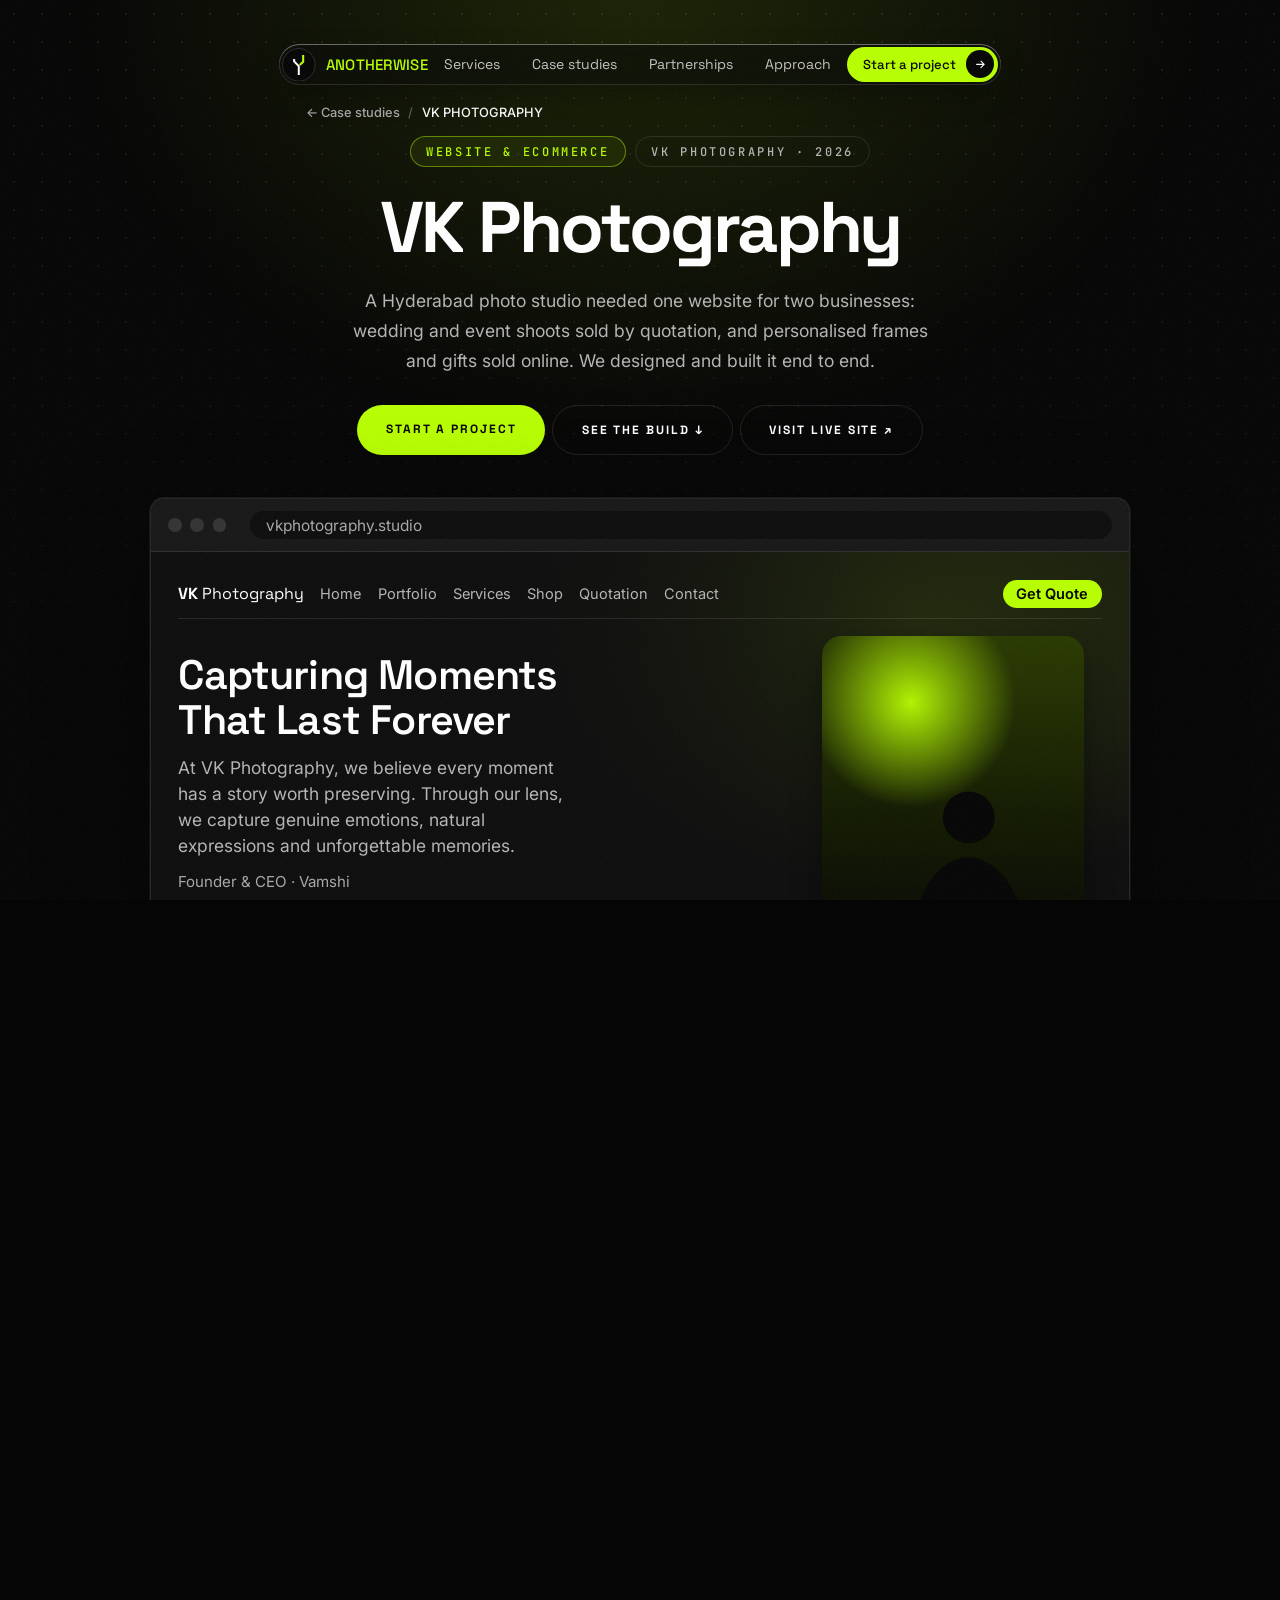
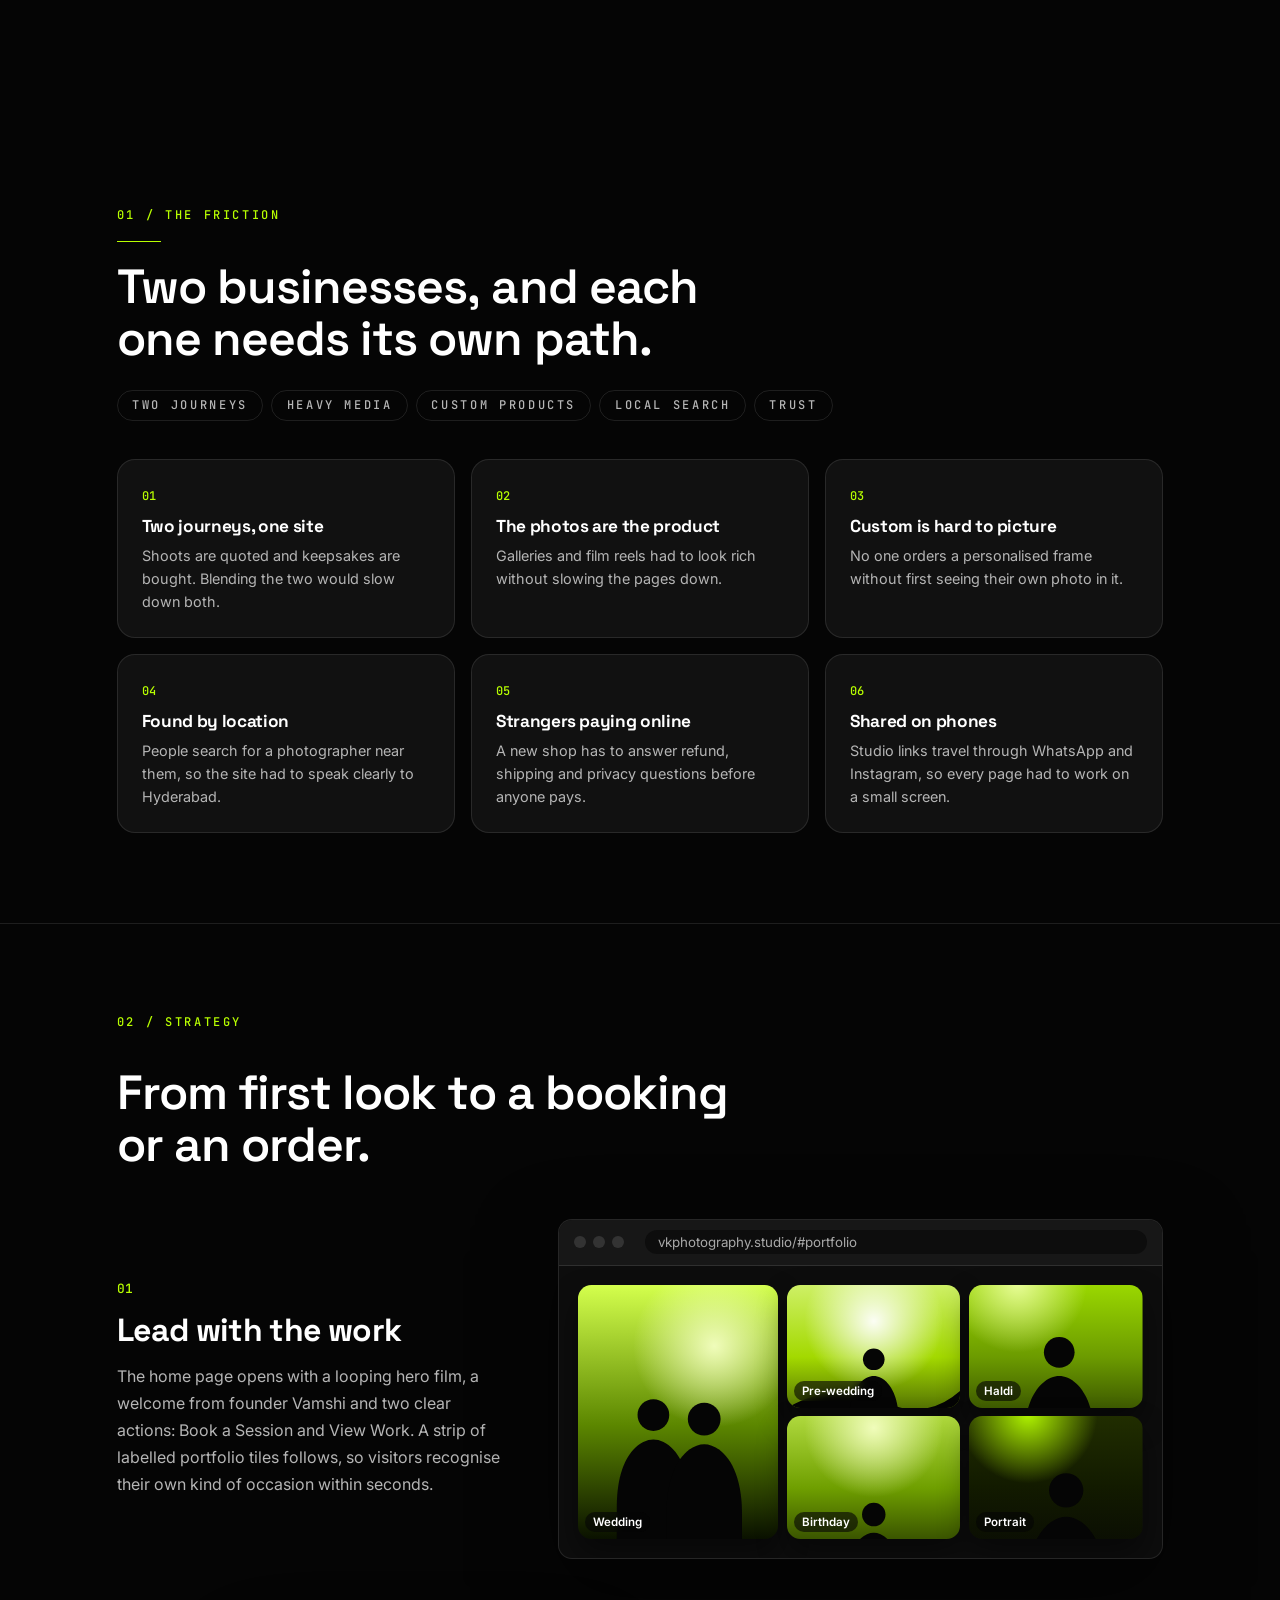
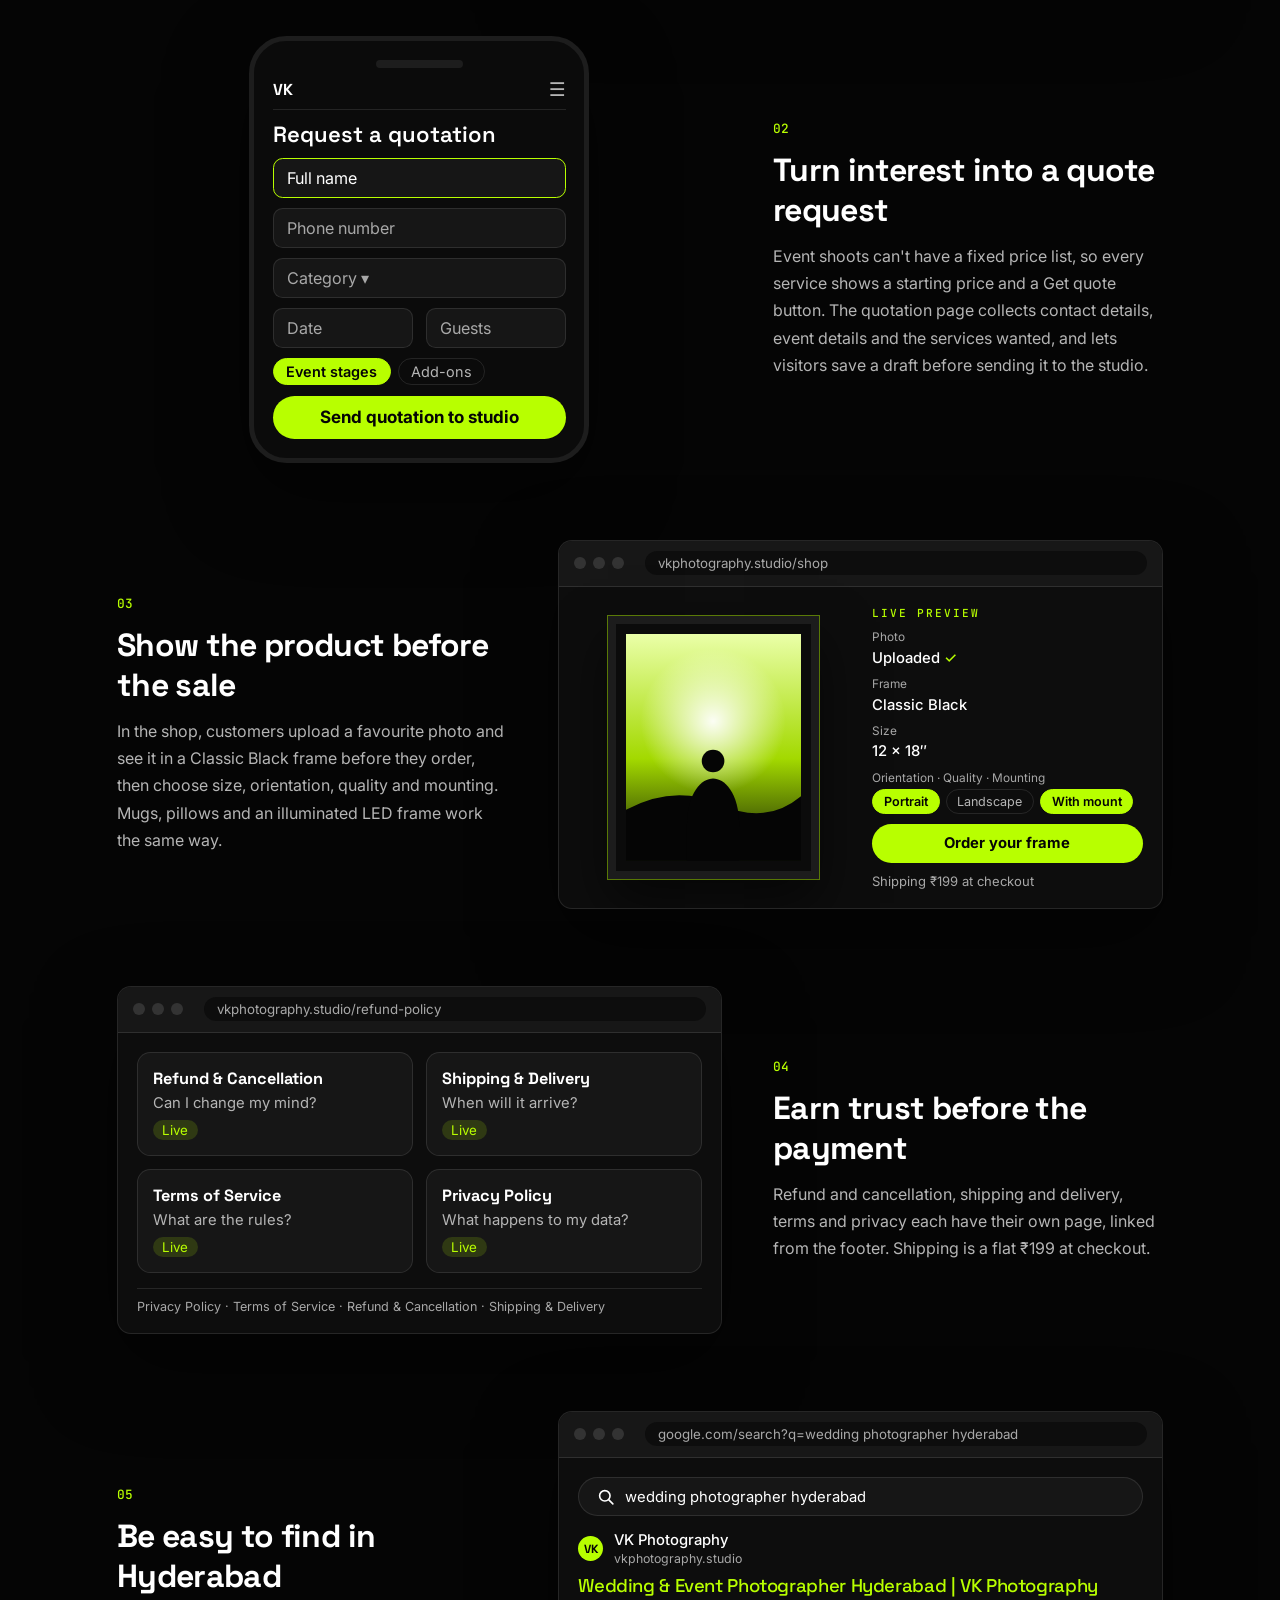
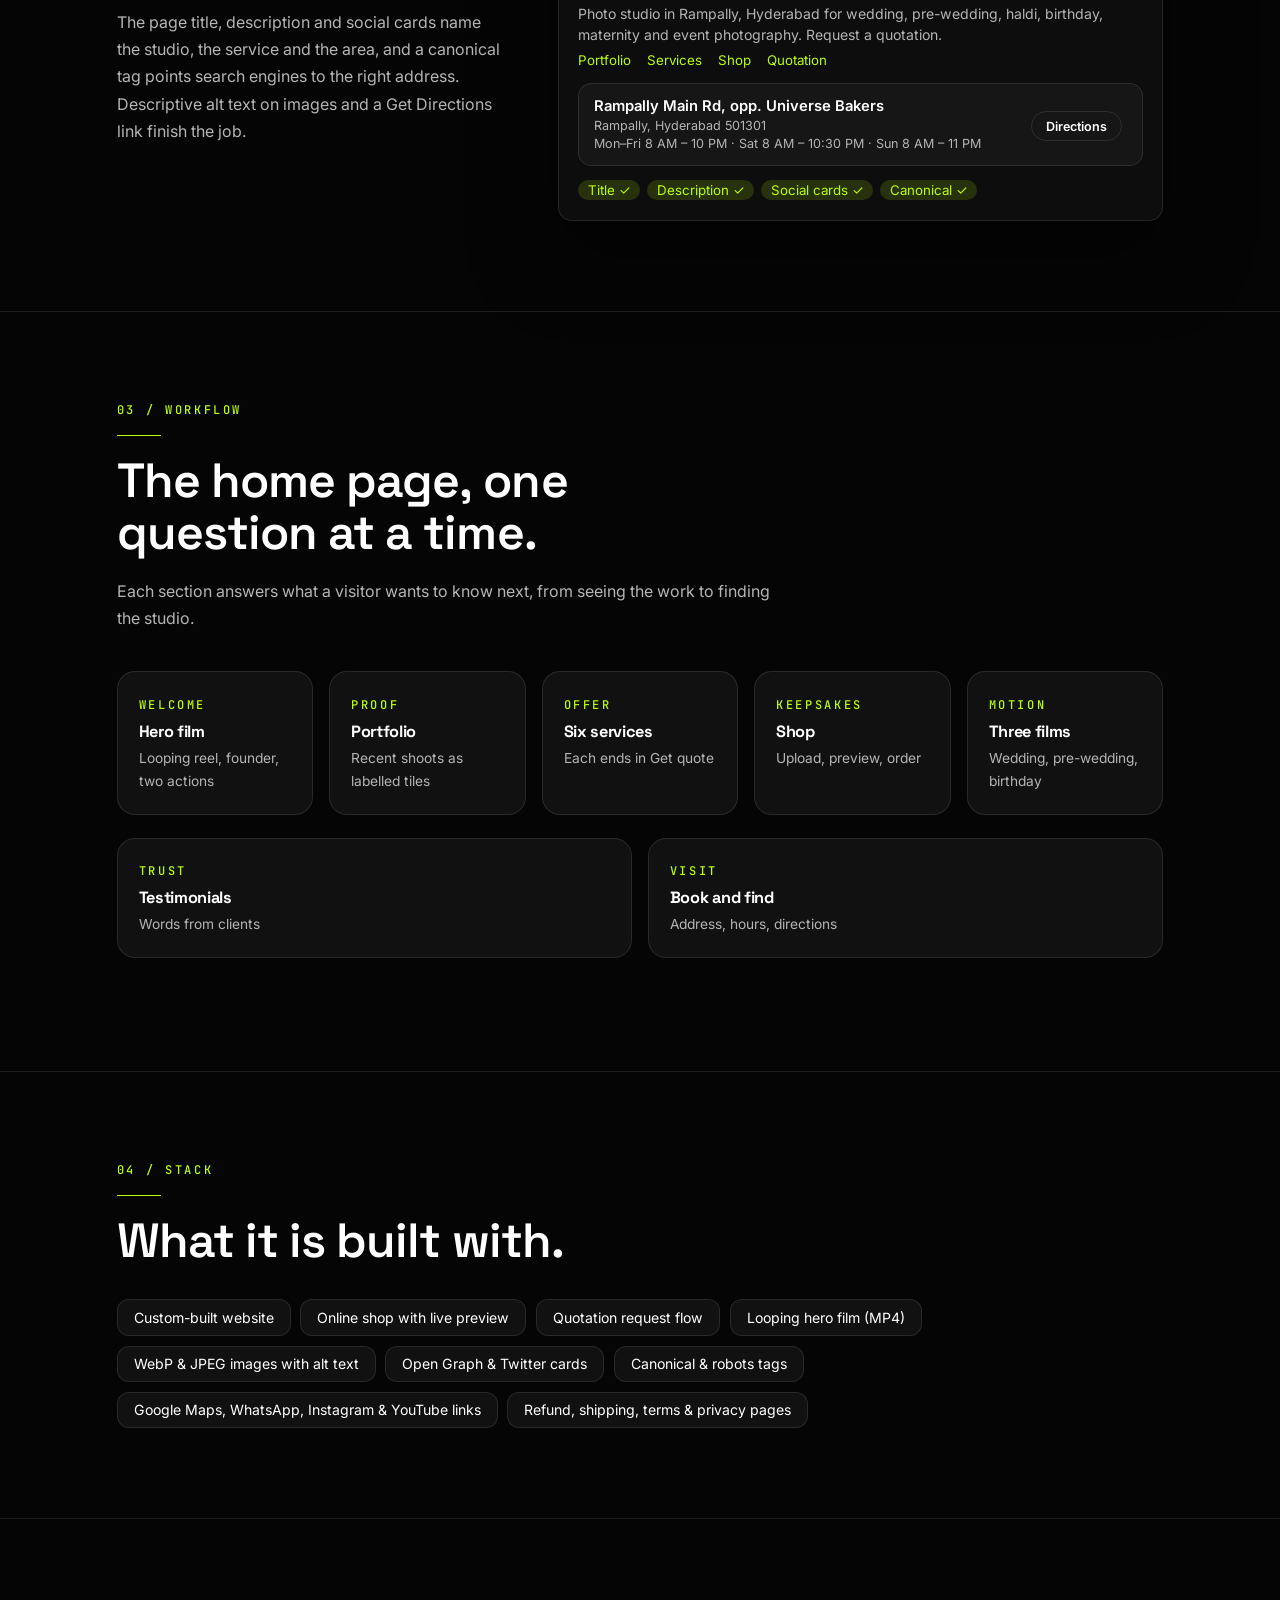
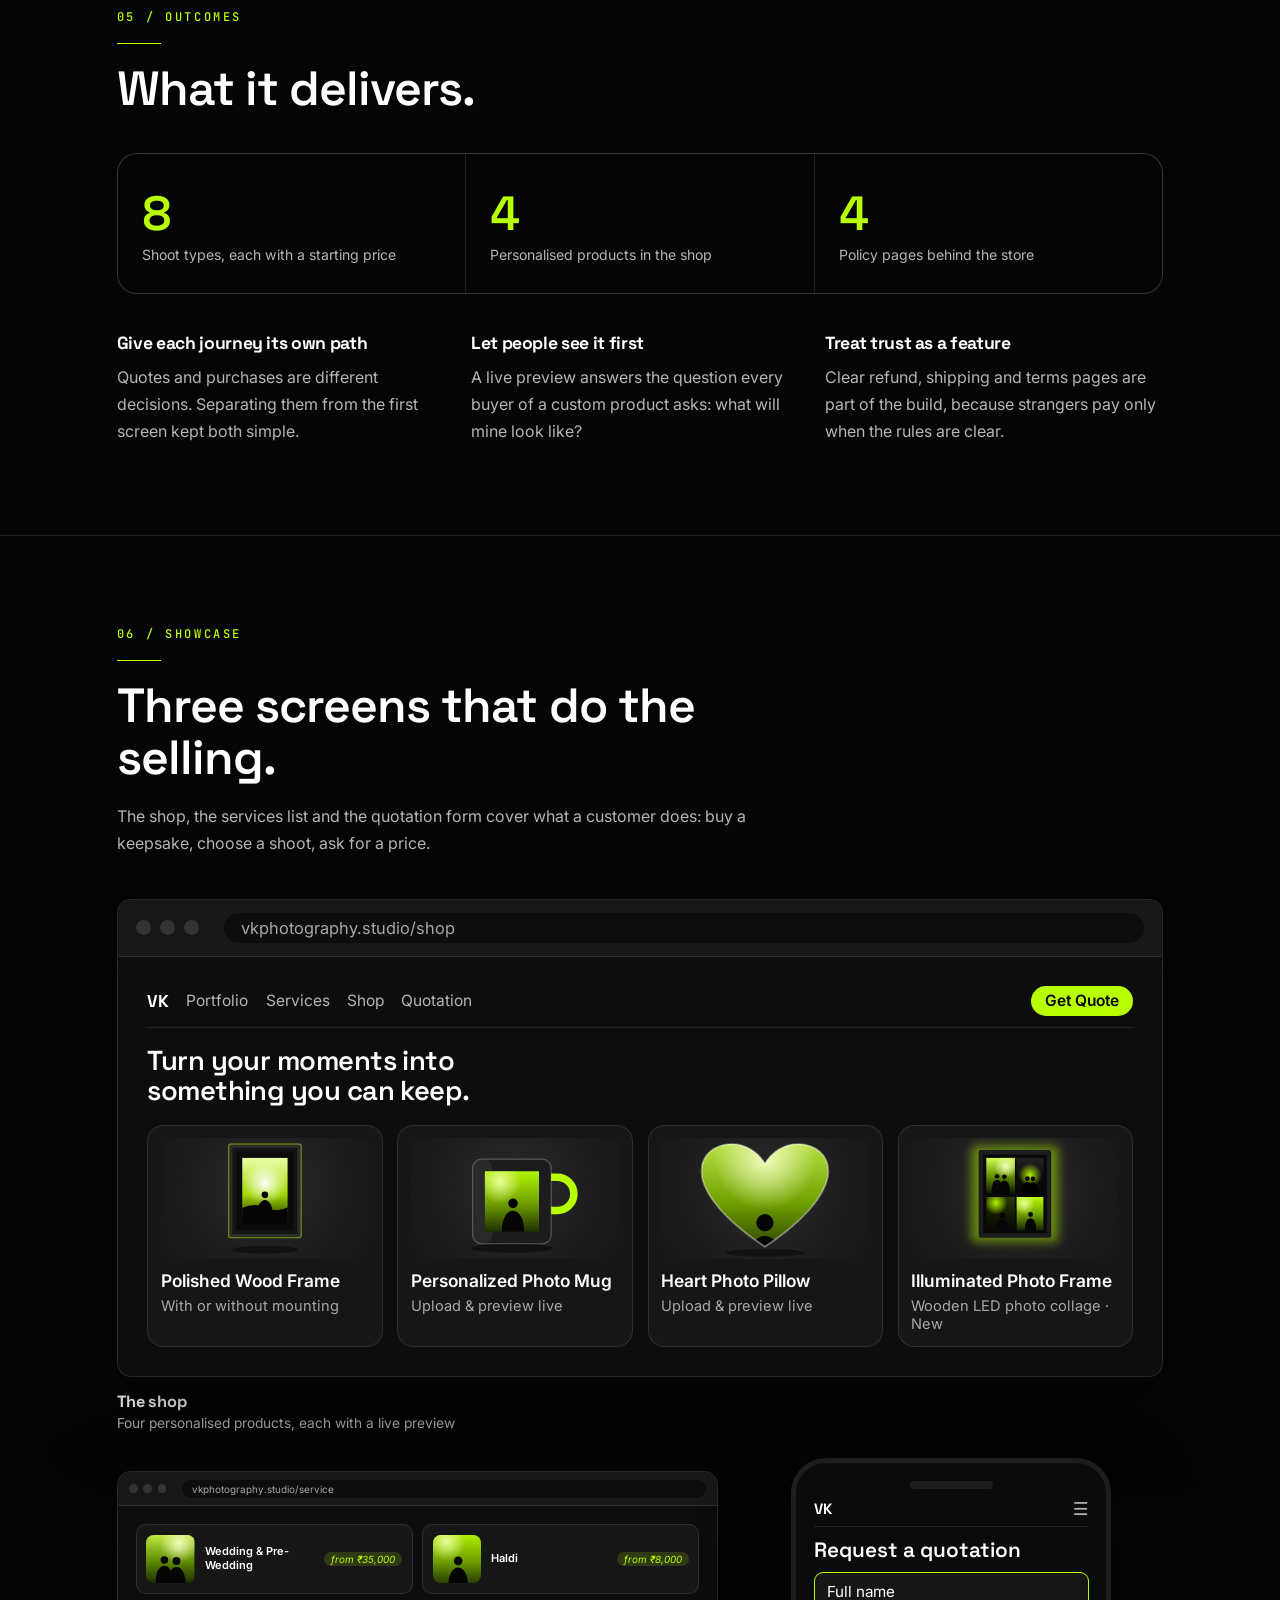
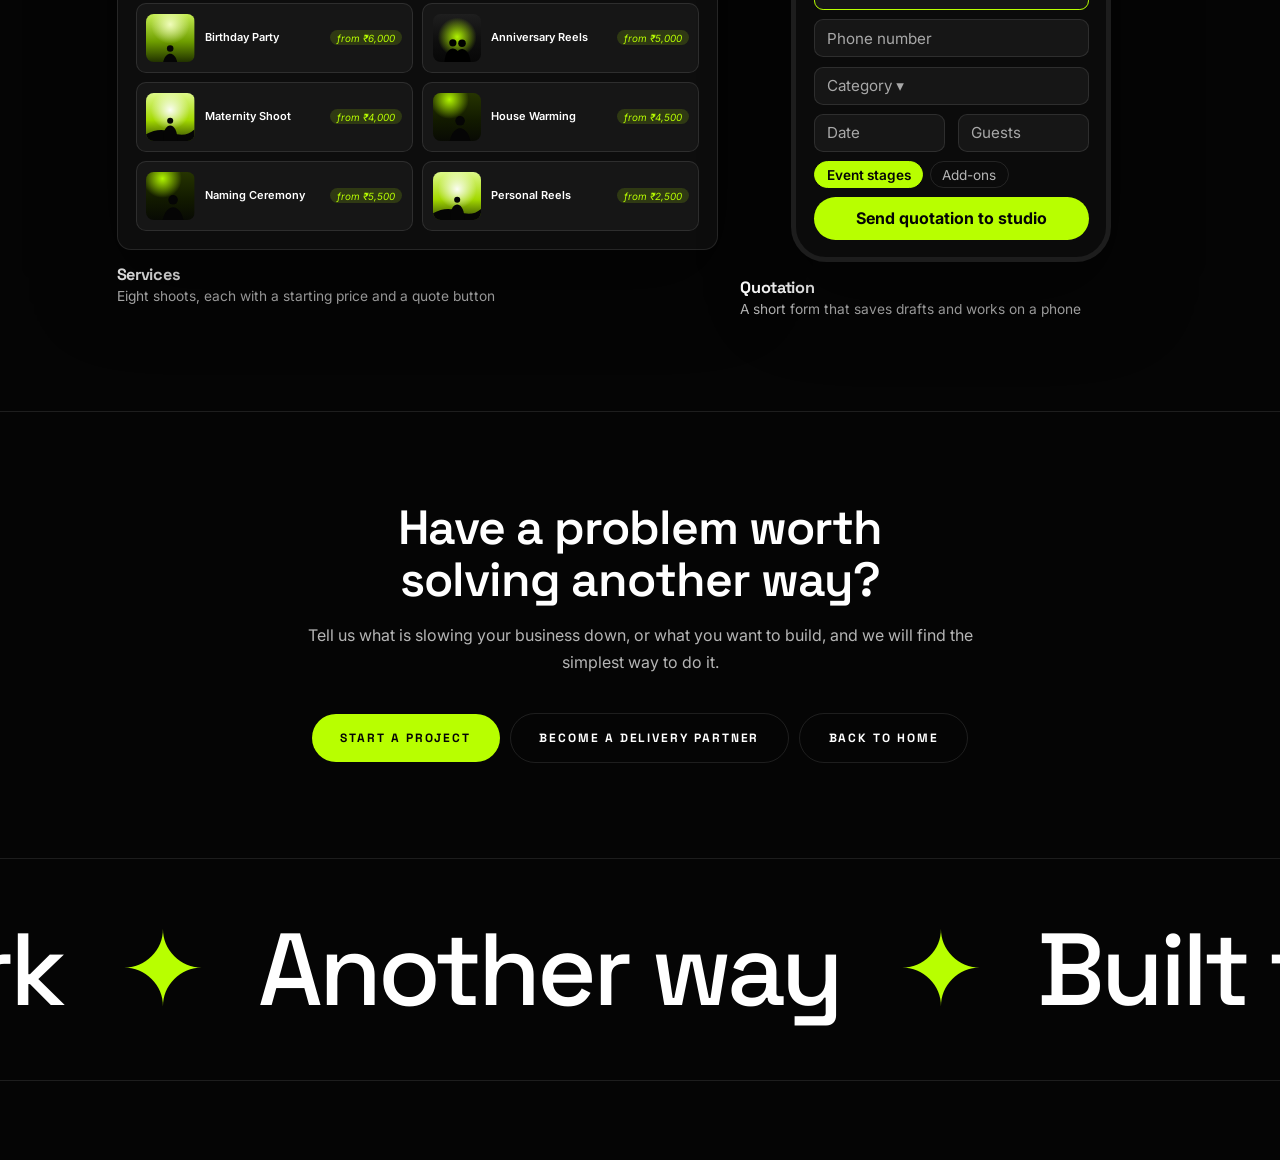
<file: vkphotography.html>
<!DOCTYPE html>
<html lang="en"><head><meta charset="utf-8"><meta name="viewport" content="width=device-width,initial-scale=1,viewport-fit=cover">
<title>VK Photography · Ecommerce website case study</title>
<meta name="description" content="How Anotherwise built a custom website with a live ecommerce shop and a quotation flow for VK Photography, a photo studio in Hyderabad.">
<meta name="theme-color" content="#050505">
<meta property="og:type" content="article">
<meta property="og:title" content="VK Photography · Ecommerce website case study">
<meta property="og:description" content="A custom website for a Hyderabad photo studio: shoots booked by quotation, personalised frames and gifts sold through a real online shop.">
<link rel="icon" href="anotherwise-app-icon-2.png" type="image/png">
<link href="https://fonts.googleapis.com/css2?family=Inter:wght@300;400;500&family=JetBrains+Mono:wght@400;500&family=Space+Grotesk:wght@500;600;700&display=swap" rel="stylesheet">
<style>
:root{--bg:#050505;--sf:#111;--ln:rgba(255,255,255,.1);--ac:#B8FF00;--on:#050505;--mu:#A8A8A8;--so:#b5b5b5}
*{box-sizing:border-box}html{scroll-behavior:smooth}
body{margin:0;background:var(--bg);color:#fff;font-family:Inter,system-ui,sans-serif;-webkit-font-smoothing:antialiased}
a{color:inherit;text-decoration:none}h1,h2,h3,h4,h5{font-family:'Space Grotesk',sans-serif;letter-spacing:-.02em;margin:0}
p{color:var(--so);line-height:1.7;margin:0}.w{max-width:1200px;margin:0 auto;padding:0 6vw}
.mono{font:500 .75rem 'JetBrains Mono',monospace;letter-spacing:.22em;text-transform:uppercase}.lb{color:var(--ac);margin-bottom:1.1rem}
h2{font-size:clamp(1.8rem,4.2vw,3rem);line-height:1.08;font-weight:600;max-width:20ch}
section{padding:clamp(56px,10vh,104px) 0;border-top:1px solid var(--ln)}.in2{margin-top:1.2rem;max-width:42rem}
.rv{opacity:0;transform:translateY(22px);transition:.7s}.rv.in{opacity:1;transform:none}
@media(prefers-reduced-motion:reduce){.rv{opacity:1;transform:none}.mq div{animation:none!important}}
/* bar */
.bar{position:fixed;inset:0 0 auto;z-index:50;padding:calc(.8rem + env(safe-area-inset-top,0px)) 6vw .6rem;background:rgba(5,5,5,.78);backdrop-filter:blur(14px);-webkit-backdrop-filter:blur(14px)}
.bar .row{display:flex;justify-content:space-between;margin-bottom:.5rem}.bar .row a{font:600 .75rem 'Space Grotesk';letter-spacing:.18em;text-transform:uppercase;color:var(--so)}
.pct{font:500 .75rem 'JetBrains Mono';color:var(--ac)}.prog{position:absolute;left:0;bottom:0;height:2px;background:var(--ac);width:0}
.tabs{display:flex;gap:.4rem;overflow-x:auto;scrollbar-width:none}.tabs::-webkit-scrollbar{display:none}
.tabs a{flex:none;padding:.42rem .9rem;border:1px solid var(--ln);border-radius:99px;font:600 .75rem 'Space Grotesk';letter-spacing:.12em;text-transform:uppercase;color:var(--so)}
.tabs a.on{background:var(--ac);color:var(--on);border-color:var(--ac)}
/* hero */
.hero{padding:9.5rem 0 4rem;position:relative;overflow:hidden}.hero:before{content:"";position:absolute;top:-20%;right:-15%;width:60vw;height:60vw;background:radial-gradient(closest-side,rgba(184,255,0,.16),transparent);filter:blur(30px);z-index:-1}
.hg{display:grid;grid-template-columns:1.05fr 1fr;gap:3rem;align-items:center}
h1{font-size:clamp(2.3rem,6vw,4.6rem);line-height:1;font-weight:700;text-transform:uppercase}
.meta{display:grid;grid-template-columns:repeat(2,1fr);gap:1.2rem;margin-top:2.2rem;padding-top:1.4rem;border-top:1px solid var(--ln)}
.meta h4{font:400 .75rem 'JetBrains Mono';letter-spacing:.18em;text-transform:uppercase;color:var(--mu);margin-bottom:.3rem}.meta span{font-size:.92rem}
.mq{overflow:hidden;margin-top:3.2rem;border-block:1px solid var(--ln);padding:.85rem 0;color:var(--so);-webkit-mask-image:linear-gradient(90deg,transparent,#000 8%,#000 92%,transparent);mask-image:linear-gradient(90deg,transparent,#000 8%,#000 92%,transparent)}
.mq div{display:flex;gap:2.4rem;width:max-content;animation:m 28s linear infinite}.mq span:after{content:"✦";margin-left:2.4rem;color:var(--ac)}@keyframes m{to{transform:translateX(-50%)}}
@media(max-width:860px){.hg{grid-template-columns:1fr}}
/* kpi + results */
.kp{display:grid;grid-template-columns:repeat(auto-fit,minmax(190px,1fr));gap:1px;background:var(--ln);border:1px solid var(--ln);border-radius:20px;overflow:hidden;margin-top:2.4rem}
.kp div{background:var(--bg);padding:1.8rem 1.5rem}.kp b{display:block;font:600 clamp(2rem,4.2vw,3rem) 'Space Grotesk';color:var(--ac);letter-spacing:-.03em}.kp span{color:var(--so);font-size:.88rem}
/* overview */
.ov{display:grid;grid-template-columns:repeat(3,1fr);gap:1px;background:var(--ln);border:1px solid var(--ln);border-radius:20px;overflow:hidden}
.ov div{background:var(--bg);padding:2rem}.ov h3{font-size:1.25rem;margin:.7rem 0}@media(max-width:800px){.ov{grid-template-columns:1fr}}
/* cards */
.cd{display:grid;grid-template-columns:repeat(auto-fit,minmax(240px,1fr));gap:1rem;margin-top:2.4rem}
.c{background:var(--sf);border:1px solid var(--ln);border-radius:18px;padding:1.5rem;transition:.25s}.c:hover{border-color:rgba(184,255,0,.5);transform:translateY(-3px)}
.c .n{color:var(--ac);font:500 .75rem 'JetBrains Mono'}.c h3{font-size:1.08rem;margin:.7rem 0 .4rem}.c p{font-size:.9rem;line-height:1.6}
.ch{display:flex;flex-wrap:wrap;gap:.5rem;margin-top:1.6rem}.ch span{padding:.4rem .9rem;border:1px solid var(--ln);border-radius:99px;color:var(--so)}
/* steps */
.st{display:grid;gap:clamp(2.5rem,6vw,5rem);margin-top:3rem}.s{display:grid;grid-template-columns:1fr 1.55fr;gap:clamp(1.5rem,4vw,4rem);align-items:center}
.s:nth-child(even) .t{order:2}.s:nth-child(even){grid-template-columns:1.55fr 1fr}.s .n{color:var(--ac);font:500 .8rem 'JetBrains Mono';margin-bottom:.8rem}.s h3{font-size:clamp(1.3rem,2.6vw,2rem);margin-bottom:.8rem}
@media(max-width:760px){.st .s .bw,.fr .bw{font-size:max(12px,3.6cqw)}.bld{grid-template-columns:1fr;gap:1.2em}.nv em{white-space:nowrap;flex:none}.fr .nv span:nth-of-type(n+3){display:none}.bld .fm{width:58%}.fr.dv .prd{grid-template-columns:1fr 1fr}.s,.s:nth-child(even){grid-template-columns:1fr}.s:nth-child(even) .t{order:0}}
/* flow / chat layout */
.fl{display:flex;flex-wrap:wrap;margin-top:2.4rem}.nd{flex:1 1 190px;background:var(--sf);border:1px solid var(--ln);border-radius:18px;padding:1.3rem;position:relative;margin:0 1.6rem 1.4rem 0}
.nd:not(:last-child):after{content:"→";position:absolute;right:-1.5rem;top:50%;translate:0 -50%;color:var(--ac)}.nd h3{font-size:1.02rem;margin:.5rem 0 .3rem}.nd p{font-size:.86rem}
@media(max-width:700px){.nd{margin-right:0}.nd:not(:last-child):after{content:"↓";right:auto;left:50%;top:auto;bottom:-1.5rem;translate:-50% 0}}
.sp{display:grid;grid-template-columns:1fr 1fr;gap:clamp(1.5rem,4vw,4rem);align-items:center}@media(max-width:800px){.sp{grid-template-columns:1fr}}
/* compare */
.th{display:grid;grid-template-columns:1fr 1fr;gap:2rem;margin-bottom:2rem}.th h3{font-size:clamp(1.1rem,2.2vw,1.6rem)}.th p{margin-top:.5rem;font-size:.95rem}@media(max-width:700px){.th{grid-template-columns:1fr}}
.cmp{position:relative;border-radius:20px;overflow:hidden;border:1px solid var(--ln);--p:50%;aspect-ratio:16/9;container-type:inline-size;background:#0b0b0b}.cmp>.v{position:absolute;inset:0;border:0}.cmp .bw{height:100%;border-radius:0;border:0}
.cmp .b{clip-path:inset(0 calc(100% - var(--p)) 0 0)}.cmp .tg{position:absolute;top:1rem;z-index:3;background:rgba(0,0,0,.7);padding:.3rem .8rem;border-radius:99px}.tl{left:1rem}.tr{right:1rem}
.cmp .kn{position:absolute;top:0;bottom:0;left:var(--p);width:2px;background:var(--ac);z-index:3;pointer-events:none}.cmp .kn:after{content:"⇆";position:absolute;top:50%;left:50%;translate:-50% -50%;width:2.6rem;height:2.6rem;border-radius:50%;background:var(--ac);color:var(--on);display:grid;place-items:center}
.cmp input{position:absolute;inset:0;width:100%;height:100%;opacity:0;cursor:ew-resize;z-index:4;margin:0}
/* foundation */
.fd{display:grid;gap:1rem;margin-top:2.2rem;grid-template-columns:repeat(auto-fit,minmax(230px,1fr))}.sw{border-radius:18px;padding:1.3rem;min-height:160px;display:flex;flex-direction:column;justify-content:flex-end;border:1px solid var(--ln)}.sw small{font:500 .75rem 'JetBrains Mono';letter-spacing:.1em;text-transform:uppercase;opacity:.75;margin-top:.3rem}
.ty{background:var(--sf);border:1px solid var(--ln);border-radius:18px;padding:1.3rem}.ty .aa{font-size:3rem;line-height:1;margin-bottom:.6rem}.ty p{font-size:.86rem}
.stk{display:flex;flex-wrap:wrap;gap:.6rem;margin-top:2rem}.stk span{padding:.55rem 1rem;border-radius:12px;background:var(--sf);border:1px solid var(--ln);font-size:.88rem}
.b1,.b2{display:inline-block;padding:.65rem 1.2rem;border-radius:99px;font-size:.85rem;font-weight:500;margin:1.2rem .6rem 0 0}.b1{background:var(--ac);color:var(--on)}.b2{border:1px solid var(--ln)}
/* showcase */
.sh{display:grid;grid-template-columns:repeat(12,1fr);gap:1.4rem;margin-top:2.6rem;align-items:end}.fr{grid-column:span 12;margin:0}.fr.tablet{grid-column:span 5}.fr.mobile{grid-column:span 3}.fr.half{grid-column:span 6}.fr.desktop{grid-column:span 12}.fr.square{grid-column:span 4}
.fr h3{font-size:1.02rem;margin-top:.9rem}.fr p{font-size:.86rem}@media(max-width:800px){.fr.tablet,.fr.mobile,.fr.square{grid-column:span 6}.fr.half{grid-column:span 12}}
blockquote{margin:3rem 0 0;max-width:46rem}blockquote p{font:500 clamp(1.3rem,2.8vw,2rem)/1.3 'Space Grotesk';color:#fff}blockquote cite{display:block;margin-top:1.2rem;font-style:normal;color:var(--mu);font-size:.9rem}
/* cta */
.cta{text-align:center}.cta h2{margin:0 auto 2rem;max-width:16ch}.btn{display:inline-block;background:var(--ac);color:var(--on);font:700 .75rem 'Space Grotesk';letter-spacing:.16em;text-transform:uppercase;padding:1rem 1.8rem;border-radius:99px;margin:.3rem}.btn.g{background:none;color:#fff;border:1px solid var(--ln)}
.nx{display:flex;justify-content:space-between;align-items:center;gap:1rem;padding:1.5rem;border:1px solid var(--ln);border-radius:18px;margin-top:3rem;text-align:left}.nx:hover{border-color:var(--ac)}.nx h3{font-size:1.2rem;margin-top:.3rem}
footer{padding:2rem 0;border-top:1px solid var(--ln);color:var(--mu);font-size:.8rem}footer .w{display:flex;justify-content:space-between;flex-wrap:wrap;gap:1rem}
/* ===== hero A: centered stage ===== */
.hero{padding:8.5rem 0 3rem;text-align:center}.hero:before{top:-35%;left:50%;right:auto;translate:-50% 0;width:90vw;height:70vw;background:radial-gradient(closest-side,rgba(184,255,0,.12),transparent)}
.hero:after{content:"";position:absolute;inset:0;z-index:-1;background-image:radial-gradient(rgba(255,255,255,.08) 1px,transparent 1px);background-size:28px 28px;-webkit-mask-image:linear-gradient(#000,transparent 70%);mask-image:linear-gradient(#000,transparent 70%)}
.hc{max-width:54rem;margin:0 auto}
.pr{display:flex;justify-content:center;flex-wrap:wrap;gap:.6rem;margin-bottom:1.5rem}.pr span{padding:.42rem .95rem;border-radius:99px;border:1px solid var(--ln);color:var(--so)}.pr span:first-child{border-color:rgba(184,255,0,.45);color:var(--ac);background:rgba(184,255,0,.07)}
h1{font-size:clamp(2.3rem,5.6vw,4.6rem);text-transform:none;line-height:1.03;letter-spacing:-.04em;max-width:18ch;margin:0 auto}
.hero .in2{font-size:1.1rem;margin:1.3rem auto 0;max-width:38rem}.c2{display:flex;justify-content:center;flex-wrap:wrap;gap:.4rem;margin-top:1.8rem}.c2 .btn{margin:0}
.stage2{position:relative;max-width:980px;margin:3.4rem auto 0}.stage2:before{content:"";position:absolute;inset:10% 6%;background:radial-gradient(closest-side,rgba(184,255,0,.22),transparent);filter:blur(45px);z-index:0}
.stage2 .sm{position:relative;z-index:2;text-align:left}.stage2 .bw{aspect-ratio:2/1;box-shadow:0 40px 100px rgba(0,0,0,.65),0 0 0 1px rgba(255,255,255,.07)}
.stage2.ph .sm{max-width:280px;margin:0 auto}.stage2.ph .pf{aspect-ratio:9/15}.stage2.ph .pf{box-shadow:0 40px 100px rgba(0,0,0,.7),0 0 0 1px rgba(255,255,255,.08)}
.sl,.sr{position:absolute;width:45%;z-index:1;text-align:left;opacity:.92}.sl{left:0;top:12%}.sr{right:0;top:34%}.sl .bw,.sr .bw{aspect-ratio:16/10}
.fc{position:absolute;z-index:4;text-align:left;background:rgba(20,20,20,.84);backdrop-filter:blur(14px);-webkit-backdrop-filter:blur(14px);border:1px solid rgba(255,255,255,.14);border-radius:16px;padding:.85rem 1.2rem;box-shadow:0 20px 50px rgba(0,0,0,.55);animation:fl 6s ease-in-out infinite}
.fc b{display:block;font:600 1.7rem 'Space Grotesk';color:var(--ac);letter-spacing:-.03em;line-height:1.1}.fc span{font-size:.78rem;color:var(--so)}.fc.a{left:-2.5%;top:10%}.fc.b{right:-2.5%;bottom:8%;animation-delay:-3s}
@keyframes fl{50%{transform:translateY(-8px)}}@media(prefers-reduced-motion:reduce){.fc{animation:none}}
.meta4{display:grid;grid-template-columns:repeat(4,1fr);margin:3.2rem auto 0;max-width:980px;border-top:1px solid var(--ln);text-align:left}
.meta4 div{padding:1.3rem 1.2rem;border-left:1px solid var(--ln)}.meta4 div:first-child{border-left:0;padding-left:0}.meta4 h4{font:400 .75rem 'JetBrains Mono';letter-spacing:.18em;text-transform:uppercase;color:var(--mu);margin-bottom:.4rem}.meta4 span{font-size:.95rem}
@media(max-width:760px){.sl,.sr{display:none}.fc{padding:.6rem .9rem}.fc b{font-size:1.2rem}.fc.a{left:0}.fc.b{right:0}.meta4{grid-template-columns:1fr 1fr}.meta4 div:nth-child(3){border-left:0;padding-left:0}.stage2 .bw{aspect-ratio:4/3}}


/* ===== UX pass ===== */
.cd3{grid-template-columns:repeat(3,1fr)}@media(max-width:900px){.cd3{grid-template-columns:repeat(2,1fr)}}@media(max-width:560px){.cd3{grid-template-columns:1fr}}
@media(min-width:701px){.nd:not(:last-child):after{display:none}.nd{margin-right:1rem}.fl{margin-right:-1rem}}
.sh{align-items:start}.fr.tb2,.fr.mb2{align-self:start}
a:focus-visible,button:focus-visible,input:focus-visible{outline:2px solid var(--ac);outline-offset:3px;border-radius:6px}
.cs-crumb a{padding:.55rem 0}
@media(max-width:560px){.c2,.cta .w{align-items:stretch}.c2 .btn,.cta .btn{display:block;width:100%;max-width:300px;margin:.35rem auto;text-align:center}.c2{flex-direction:column;align-items:center}}
/* ===== small screens: keep mock-ups short ===== */
@media(max-width:760px){
.stage2 .bw,.st .s .bw{aspect-ratio:auto}
.stage2 .bw{font-size:max(13px,4.1cqw)}.stage2 .hv{display:flex;flex-direction:column;gap:1.1em;align-items:stretch}.stage2 .hr{order:-1;min-height:0;height:9.5em;width:100%}.stage2 .hr .fo{right:0;left:0;width:100%}.stage2 .hl{gap:.6em}.stage2 .hl>div{display:flex;flex-wrap:wrap;gap:.4em}.stage2 .hl .bt2{margin:0}.stage2 .hl p{font-size:.95em!important}
.stage2 .nv span{display:none}.stage2 .hd{font-size:1.85em!important;max-width:none!important}
.stage2 .bb{padding:1.2em}
main .mas{grid-template-columns:1fr 1fr;grid-template-rows:none;grid-auto-rows:7.5em}main .mas .pc:first-child{grid-row:auto;grid-column:span 2}
main .svc{grid-template-columns:1fr}main .prd{grid-template-columns:1fr 1fr}
}
/* ===== site-section mocks ===== */
.fr.tb2,.fr.mb2{align-self:center}.fr.tb2 .bw{font-size:max(11px,1.75cqw)}.fr.dv{grid-column:span 12}.fr.tb2{grid-column:span 7}.fr.mb2{grid-column:span 5}.fr.mb2 .pf{max-width:320px;margin-inline:auto;aspect-ratio:auto;font-size:16px}@media(max-width:800px){.fr.tb2,.fr.mb2{grid-column:span 12}}

.st .s .bw{font-size:max(11px,2.45cqw)}.st .s .bb{padding:1.3em}.s .pf{aspect-ratio:auto;max-width:340px;margin-inline:auto;font-size:17px}.pf .fi{padding:.55em .8em}.pf{gap:.5em}
.k{background:#161616;border:1px solid var(--ln);border-radius:.8em;padding:.9em}.k b{display:block;font-size:1em;margin-bottom:.3em}.k span,.k p{color:var(--so);font-size:.85em;line-height:1.45}.k ul{margin:.4em 0 0;padding-left:1.1em;color:var(--so);font-size:.85em;line-height:1.6}
.lab{color:var(--ac);font:500 .75em 'JetBrains Mono';letter-spacing:.18em;text-transform:uppercase}.hd{font:600 1.7em/1.1 'Space Grotesk';letter-spacing:-.02em}
.cg{display:grid;gap:.8em}.c2g{grid-template-columns:1fr 1fr}.c3g{grid-template-columns:repeat(3,1fr)}.c4g{grid-template-columns:repeat(4,1fr)}.cl2{grid-template-columns:1fr 1.5fr;align-items:center}
.ip{border-radius:.8em;background:linear-gradient(135deg,rgba(184,255,0,.28),#161616 70%);min-height:6em;display:flex;align-items:flex-end;padding:.7em;font-size:.85em;color:var(--so)}
.nv{display:flex;align-items:center;gap:1.1em;font-size:.85em;color:var(--so);border-bottom:1px solid var(--ln);padding-bottom:.7em}.nv b{color:#fff;font:700 1.1em 'Space Grotesk'}.nv em{margin-left:auto;font-style:normal;background:var(--ac);color:var(--on);padding:.35em .9em;border-radius:99px;font-weight:600}
.chp{display:inline-block;padding:.25em .75em;border:1px solid var(--ln);border-radius:99px;font-size:.8em;color:var(--so);margin:.2em .2em 0 0}
.bt2{display:inline-block;padding:.5em 1.1em;border-radius:99px;font-weight:600;font-size:.9em;margin:.3em .4em 0 0}.bt2.p{background:var(--ac);color:var(--on)}.bt2.o{border:1px solid var(--ln);color:#fff}
.stt{display:grid;grid-template-columns:repeat(4,1fr);gap:.8em;text-align:center}.stt b{display:block;font:600 1.8em 'Space Grotesk';color:var(--ac)}.stt span{color:var(--so);font-size:.8em}
@media(max-width:700px){.c3g,.c4g,.c2g,.cl2{grid-template-columns:1fr 1fr}.cl2{grid-template-columns:1fr}}
/* ===== built-in mock visuals (no images needed) ===== */
.v{container-type:inline-size;width:100%}
.bw{border:1px solid var(--ln);border-radius:14px;overflow:hidden;background:#0d0d0d;font-size:max(8px,1.75cqw);display:flex;flex-direction:column;aspect-ratio:16/9;box-shadow:0 30px 80px rgba(0,0,0,.5)}
.tablet .bw{aspect-ratio:4/3}.bt{display:flex;align-items:center;gap:.5em;padding:.7em 1em;background:#171717;border-bottom:1px solid var(--ln)}
.bt i{width:.8em;height:.8em;border-radius:50%;background:#333}.bt em{margin-left:1em;flex:1;font-style:normal;background:#0d0d0d;border-radius:99px;padding:.3em 1em;color:var(--mu);font-size:.9em}
.bb{flex:1;padding:1.6em;display:flex;flex-direction:column;gap:1em;overflow:hidden;min-height:0}
.pf{border:5px solid #1d1d1d;border-radius:2.2em;background:#0b0b0b;aspect-ratio:9/18.5;font-size:4.2cqw;padding:1.1em;display:flex;flex-direction:column;gap:.6em;overflow:hidden;position:relative;box-shadow:0 30px 80px rgba(0,0,0,.5)}
.pf:before{content:"";align-self:center;width:30%;height:.5em;background:#1d1d1d;border-radius:9px;flex:none}
.mh{padding:1.6em;border-radius:1em;background:linear-gradient(135deg,rgba(184,255,0,.18),#141414);display:flex;flex-direction:column;gap:.6em;align-items:flex-start}.mh small{color:var(--ac);letter-spacing:.2em;font-size:.8em}.mh b{font:600 2.1em/1.05 'Space Grotesk';max-width:14ch}.mh p{font-size:1em;line-height:1.4;max-width:30ch}
.mb{background:var(--ac);color:var(--on);padding:.5em 1.1em;border-radius:99px;font-weight:600}.g3{display:grid;grid-template-columns:repeat(3,1fr);gap:.8em}.g3 div{background:#161616;border:1px solid var(--ln);border-radius:.8em;padding:.8em;display:flex;flex-direction:column;gap:.5em}.g3 s{height:3.2em;border-radius:.5em;background:linear-gradient(135deg,#2a2a2a,#171717)}.g3 b{font-size:.95em}.g3 span{color:var(--mu);font-size:.85em}
.ol{background:#e9e9e4;color:#333;border-radius:.6em;padding:1em;display:flex;flex-direction:column;gap:.5em;flex:1}.ol u{color:#1a4fb4;font-size:1em}.ol i{display:block;height:.6em;background:#bdbdb5;border-radius:3px}.ol .bl{color:#1a4fb4;font-size:.9em;text-decoration:underline}
.fi{background:#161616;border:1px solid var(--ln);border-radius:.6em;padding:.7em .9em;color:var(--mu);font-size:.95em}.fi.f{border-color:var(--ac);color:#fff}.fb{background:var(--ac);color:var(--on);text-align:center;border-radius:99px;padding:.7em;font-weight:700}
.tb{width:100%;border-collapse:collapse;font-size:.95em}.tb th{text-align:left;color:var(--mu);font-weight:400;padding:.5em;border-bottom:1px solid var(--ln);font-size:.85em;letter-spacing:.1em;text-transform:uppercase}.tb td{padding:.55em .5em;border-bottom:1px solid #1c1c1c}.pl{background:rgba(184,255,0,.15);color:var(--ac);padding:.15em .7em;border-radius:99px;font-size:.9em}.pl.r{background:rgba(255,90,90,.15);color:#ff7a7a}
.kr{display:grid;grid-template-columns:repeat(3,1fr);gap:.8em}.kr div{background:#161616;border:1px solid var(--ln);border-radius:.8em;padding:.8em}.kr small{color:var(--mu);font-size:.85em}.kr b{display:block;font:600 1.8em 'Space Grotesk';color:var(--ac)}
.br{display:flex;align-items:flex-end;gap:.5em;flex:1;min-height:5em;background:#121212;border-radius:.8em;padding:.8em}.br i{flex:1;background:linear-gradient(var(--ac),rgba(184,255,0,.2));border-radius:.3em .3em 0 0}
.fu{display:flex;flex-direction:column;gap:.5em}.fu div{background:linear-gradient(90deg,var(--ac),rgba(184,255,0,.3));color:var(--on);padding:.6em 1em;border-radius:.5em;font-weight:600;font-size:.95em;display:flex;justify-content:space-between}
.fw{display:flex;align-items:center;gap:.8em;flex:1}.fw div{flex:1;background:#161616;border:1px solid var(--ln);border-radius:.8em;padding:1em;position:relative}.fw small{color:var(--ac);font-size:.75em;letter-spacing:.15em}.fw b{display:block;margin:.3em 0;font-size:1em}.fw span{color:var(--mu);font-size:.85em}.fw em{color:var(--ac);font-style:normal}
.cl{display:grid;grid-template-columns:repeat(7,1fr);gap:.5em;flex:1}.cl div{background:#141414;border-radius:.5em;padding:.5em;display:flex;flex-direction:column;gap:.4em;font-size:.9em}.cl small{color:var(--mu)}.cl i{font-style:normal;background:rgba(184,255,0,.15);color:var(--ac);border-radius:.3em;padding:.3em .4em;font-size:.85em}.cl i.o{background:#222;color:var(--so)}
.rl{flex:1;border-radius:1em;background:linear-gradient(160deg,rgba(184,255,0,.35),#1a1a1a 55%,#0b0b0b);position:relative;display:flex;flex-direction:column;justify-content:flex-end;padding:.9em}.rl .pp{position:absolute;inset:0;display:grid;place-items:center;font-size:2.4em;opacity:.85}.rl b{font-size:.95em}.rl span{color:var(--so);font-size:.85em}.rl .sd{position:absolute;right:.7em;bottom:4em;text-align:center;line-height:1.7}
.fd9{display:grid;grid-template-columns:repeat(3,1fr);gap:.3em;flex:1}.fd9 i{border-radius:.3em;background:linear-gradient(135deg,rgba(184,255,0,.3),#1a1a1a)}.fd9 i:nth-child(3n+2){background:linear-gradient(135deg,#2c2c2c,#111)}.fd9 i:nth-child(4n){background:linear-gradient(200deg,rgba(184,255,0,.55),#161616)}
.po{aspect-ratio:1;border-radius:1em;background:linear-gradient(135deg,rgba(184,255,0,.35),#151515 60%);padding:1.4em;display:flex;flex-direction:column;justify-content:flex-end;font-size:max(9px,4.4cqw);border:1px solid var(--ln)}.po b{font:600 1.5em/1.1 'Space Grotesk';max-width:12ch}.po span{color:var(--so);font-size:.8em;margin-top:.4em}
.m{max-width:84%;padding:.6em .9em;border-radius:1em;line-height:1.4}.m.u{background:#1c1c1c;align-self:flex-start;border-bottom-left-radius:.2em}.m.b{background:var(--ac);color:var(--on);align-self:flex-end;border-bottom-right-radius:.2em}
.qt{background:#161616;border:1px dashed rgba(184,255,0,.5);border-radius:.8em;padding:.8em;font-size:.9em;align-self:flex-end;max-width:90%}
.tk{flex:1;display:flex;flex-direction:column;align-items:center;justify-content:center;text-align:center;gap:.4em}.tk b{font:700 4.6em/1 'Space Grotesk';color:var(--ac)}
.pp9{display:grid;grid-template-columns:repeat(4,1fr);gap:.6em;flex:1}.pp9 i{background:#d8d4c4;transform:rotate(var(--r));border-radius:.2em;padding:.5em;font-style:normal;color:#444;font-size:.85em;box-shadow:0 2px 4px rgba(0,0,0,.4)}

/* ===== site nav (fixed, document level) ===== */
html{scroll-behavior:smooth;scroll-padding-top:5.5rem}
@media(prefers-reduced-motion:reduce){html{scroll-behavior:auto}}
html.aw-lock,html.aw-lock body{overflow:hidden}
.aw-nav{position:fixed;top:0;left:0;right:0;z-index:1000;padding:calc(1.25rem + env(safe-area-inset-top,0px)) 1rem 0;pointer-events:none;font-family:'Space Grotesk',system-ui,sans-serif}
.aw-pill{pointer-events:auto;max-width:44rem;margin:0 auto;display:flex;align-items:center;justify-content:space-between;gap:1rem;padding:.2rem .2rem .2rem 1.1rem;border-radius:999px;background:rgba(10,10,10,.58);-webkit-backdrop-filter:blur(26px) saturate(180%);backdrop-filter:blur(26px) saturate(180%);box-shadow:inset 0 1px 0 rgba(255,255,255,.3),inset 0 0 0 1px rgba(255,255,255,.12),0 12px 32px -10px rgba(0,0,0,.55)}
.aw-logo{font-weight:500;font-size:.9375rem;letter-spacing:.02em;color:#fff;text-decoration:none}
.aw-links{display:flex;align-items:center;gap:2rem}
.aw-links a{font-weight:400;font-size:.875rem;letter-spacing:0;color:#c4c4c4;text-decoration:none;transition:color .2s}
.aw-links a:hover,.aw-links a.is-active{color:#B8FF00}
.aw-cta{display:flex;align-items:center;gap:.65rem;background:#B8FF00;color:#050505;font-weight:500;font-size:.8125rem;letter-spacing:0;text-decoration:none;border-radius:999px;padding:.2rem .2rem .2rem 1rem;transition:filter .2s}
.aw-cta:hover{filter:brightness(1.08)}
.aw-cta .ar{width:1.75rem;height:1.75rem;border-radius:50%;background:#050505;display:grid;place-items:center;transition:transform .2s}
.aw-cta:hover .ar{transform:translateX(2px)}
.aw-cta svg{width:.8rem;height:.8rem;stroke:#fff;fill:none;stroke-width:2;stroke-linecap:round;stroke-linejoin:round}
.aw-end{display:none;align-items:center;gap:.4rem}
.aw-go{width:2.25rem;height:2.25rem;border-radius:50%;background:#B8FF00;display:grid;place-items:center;text-decoration:none;transition:transform .3s cubic-bezier(.16,1,.3,1),opacity .2s,filter .2s}
.aw-go:hover{filter:brightness(1.08)}
.aw-go svg{width:.9rem;height:.9rem;stroke:#050505;fill:none;stroke-width:2.2;stroke-linecap:round;stroke-linejoin:round}
html.aw-lock .aw-go{opacity:0;transform:scale(.6);pointer-events:none}
.aw-burger{display:none;width:2.25rem;height:2.25rem;border-radius:50%;border:1px solid rgba(255,255,255,.16);background:rgba(255,255,255,.07);cursor:pointer;position:relative;padding:0;transition:background .25s,border-color .25s}
.aw-burger i{position:absolute;left:50%;top:50%;width:14px;height:1.5px;margin:-.75px 0 0 -7px;background:#fff;border-radius:2px;transition:transform .3s cubic-bezier(.16,1,.3,1),background .25s}
.aw-burger i:nth-child(1){transform:translateY(-3.5px)}
.aw-burger i:nth-child(2){transform:translateY(3.5px)}
.aw-burger[aria-expanded="true"]{background:#B8FF00;border-color:#B8FF00}
.aw-burger[aria-expanded="true"] i{background:#050505}
.aw-burger[aria-expanded="true"] i:nth-child(1){transform:rotate(45deg)}
.aw-burger[aria-expanded="true"] i:nth-child(2){transform:rotate(-45deg)}
.aw-burger:focus-visible,.aw-go:focus-visible,.aw-nav a:focus-visible,.aw-menu a:focus-visible{outline:2px solid #B8FF00;outline-offset:3px}
.aw-menu{position:fixed;inset:0;z-index:999;display:flex;flex-direction:column;box-sizing:border-box;height:100vh;height:100dvh;padding:calc(4.75rem + env(safe-area-inset-top,0px)) 1.5rem calc(1.5rem + env(safe-area-inset-bottom,0px));background:radial-gradient(70% 45% at 0% 0%,rgba(184,255,0,.16),transparent 70%),#050505;color:#fff;font-family:'Space Grotesk',system-ui,sans-serif;opacity:0;visibility:hidden;transition:opacity .3s ease,visibility 0s linear .3s;overflow-y:auto}
.aw-menu.is-open{opacity:1;visibility:visible;transition:opacity .3s ease,visibility 0s}
.aw-menu ul{list-style:none;margin:1.5rem 0 0;padding:0}
.aw-menu li{border-bottom:1px solid #222;opacity:0;transform:translateY(14px);transition:opacity .45s ease,transform .5s cubic-bezier(.16,1,.3,1);transition-delay:0s}
.aw-menu.is-open li{opacity:1;transform:none;transition-delay:calc(.08s + var(--i)*.07s)}
.aw-menu li a{display:flex;justify-content:space-between;align-items:baseline;padding:.9rem .25rem;color:#fff;text-decoration:none;font-weight:400;font-size:clamp(1.75rem,8vw,2.25rem);letter-spacing:-.015em;line-height:1.1;transition:color .2s}
.aw-menu li a:hover,.aw-menu li a.is-active{color:#B8FF00}
.aw-menu li a span{font-family:'JetBrains Mono',ui-monospace,monospace;font-size:.75rem;letter-spacing:.04em;font-weight:400;color:#A8A8A8}
.aw-menu .aw-foot{margin-top:auto;padding-top:2rem;opacity:0;transform:translateY(14px);transition:opacity .45s ease,transform .5s cubic-bezier(.16,1,.3,1)}
.aw-menu.is-open .aw-foot{opacity:1;transform:none;transition-delay:.35s}
.aw-menu .aw-cta{justify-content:space-between;width:100%;box-sizing:border-box;padding-left:1.25rem;font-size:.875rem}
.aw-menu .aw-tag{margin:1rem 0 0;text-align:center;font-family:'JetBrains Mono',ui-monospace,monospace;font-size:.75rem;letter-spacing:.04em;color:#A8A8A8}
@media(max-width:720px){.aw-links,.aw-pill>.aw-cta{display:none}.aw-end{display:flex}.aw-burger{display:block}.aw-pill{padding:.2rem .2rem .2rem 1rem}}
@media(min-width:721px){.aw-menu{display:none}.aw-nav{padding-top:calc(2.75rem + env(safe-area-inset-top,0px))}}
@media(prefers-reduced-motion:reduce){.aw-menu,.aw-menu li,.aw-menu .aw-foot,.aw-burger i{transition-duration:.01s!important;transition-delay:0s!important}}
.aw-logo{display:inline-flex;align-items:center;gap:.6rem}
.aw-logo svg{width:2.1rem;height:2.1rem;flex:none;display:block}
.aw-logo span{color:#B8FF00}
.aw-links a,.aw-cta,.aw-logo{white-space:nowrap}
.aw-pill{width:max-content;min-width:min(44rem,calc(100vw - 2rem));max-width:calc(100vw - 2rem);padding-left:.2rem}
@media(max-width:720px){.aw-pill{padding-left:.2rem}}
.cs-crumb{position:absolute;z-index:40;top:calc(6rem + env(safe-area-inset-top,0px));left:max(2.1rem,calc((100vw - 44rem)/2 + 1.1rem));right:1rem;display:flex;align-items:center;gap:.55rem;font:500 .8rem Inter,sans-serif;color:var(--mu);white-space:nowrap;overflow:hidden}
.cs-crumb a{color:var(--mu);text-decoration:none;transition:color .2s}
.cs-crumb a:hover{color:var(--ac)}
.cs-crumb i{font-style:normal;opacity:.5}
.cs-crumb b{font-weight:500;color:#fff;overflow:hidden;text-overflow:ellipsis}
@media(max-width:720px){.cs-crumb{top:calc(4.6rem + env(safe-area-inset-top,0px));left:1.7rem}}
.bb{position:relative}.rel{position:relative;z-index:1}.vbg{position:absolute;inset:0;opacity:.32;filter:blur(5px)}.vbg:after{content:"";position:absolute;inset:0;background:linear-gradient(90deg,#0d0d0d 25%,rgba(13,13,13,.35))}.fnd{color:var(--mu);font-size:.88em}.hr .fo{position:absolute;top:0;bottom:0;right:4%;width:60%;border-radius:1.1em}
.pc{position:relative;overflow:hidden;border-radius:.9em;box-shadow:0 14px 30px rgba(0,0,0,.45)}.pc em{position:absolute;left:.6em;bottom:.6em;font-style:normal;font-size:.78em;font-weight:600;background:rgba(5,5,5,.62);color:#fff;padding:.25em .7em;border-radius:99px;backdrop-filter:blur(4px)}
.hv{display:grid;grid-template-columns:1.05fr 1fr;gap:1.6em;align-items:center;flex:1;min-height:0}.hl{display:flex;flex-direction:column;gap:.7em;align-items:flex-start}.hr{position:relative;height:100%;min-height:13em}.hr .pc{position:absolute}.hr .q1{left:2%;top:6%;width:50%;height:80%;transform:rotate(-3deg)}.hr .q2{right:0;top:0;width:44%;height:56%;transform:rotate(3deg)}.hr .q3{right:6%;bottom:0;width:42%;height:44%;transform:rotate(-2deg)}
.cps{display:flex;flex-wrap:wrap;gap:.4em}.cps span{padding:.3em .85em;border-radius:99px;border:1px solid var(--ln);color:var(--so);font-size:.85em}.cps span.on{background:var(--ac);border-color:var(--ac);color:var(--on);font-weight:600}
.mas{display:grid;grid-template-columns:1.15fr 1fr 1fr;grid-template-rows:1fr 1fr;gap:.6em;flex:1;min-height:0}.mas .pc:first-child{grid-row:span 2}
.bld{display:grid;grid-template-columns:1fr 1fr;gap:1.6em;align-items:center}.bld .fm{aspect-ratio:4/5;width:78%;margin-inline:auto;border:.6em solid #1c1c1c;background:#0b0b0b;padding:.7em;box-shadow:0 0 0 1px rgba(184,255,0,.45),0 24px 50px rgba(0,0,0,.55)}.bld .mat{width:100%;height:100%;overflow:hidden}.bld .ct{display:flex;flex-direction:column;gap:.7em}.opt{display:flex;flex-direction:column;gap:.3em}.opt small{color:var(--mu);font-size:.8em}.opt b{font-weight:500}.opt .ok{font-style:normal;color:var(--ac)}
.trs{display:grid;grid-template-columns:1fr 1fr;gap:.9em}.trs div{min-height:7em}.trs div{background:#161616;border:1px solid var(--ln);border-radius:.9em;padding:1em;display:flex;flex-direction:column;gap:.35em}.trs b{font-size:1.1em;font-family:'Space Grotesk',sans-serif}.trs span{color:var(--so)}.trs em{align-self:flex-start;font-style:normal;margin-top:auto}.fl2{color:var(--mu);font-size:.85em;border-top:1px solid var(--ln);padding-top:.8em}
.sb2{display:flex;align-items:center;gap:.7em;border:1px solid var(--ln);background:#161616;border-radius:99px;padding:.6em 1.1em;color:#fff}.rs{display:flex;flex-direction:column;gap:.45em}.rt{display:flex;align-items:center;gap:.7em}.rt i{width:2.1em;height:2.1em;border-radius:50%;background:var(--ac);color:var(--on);font:700 .8em 'Space Grotesk';font-style:normal;display:grid;place-items:center}.rt b{display:block;font-weight:500}.rt small{color:var(--mu)}.rs h4{font:500 1.25em/1.25 'Space Grotesk',sans-serif;color:var(--ac)}.rs p{color:var(--so);line-height:1.5;font-size:.95em}.sitel{display:flex;gap:1.2em;color:var(--ac);font-size:.9em;flex-wrap:wrap}.biz{display:flex;justify-content:space-between;align-items:center;gap:1em;background:#161616;border:1px solid var(--ln);border-radius:.9em;padding:.9em 1em}.biz div{display:flex;flex-direction:column;gap:.2em}.biz span{color:var(--so);font-size:.85em}.biz b{font-weight:600}.chk{display:flex;gap:.5em;flex-wrap:wrap;margin-top:auto}
.prd{display:grid;grid-template-columns:repeat(4,1fr);gap:.8em}.prd>div{background:#161616;border:1px solid var(--ln);border-radius:.9em;padding:.7em;display:flex;flex-direction:column;gap:.3em}.prd .art{height:6.6em;border-radius:.6em;background:radial-gradient(circle at 50% 40%,#2a2a2a,#151515);margin-bottom:.3em}.prd b{font-size:.95em;font-weight:600}.prd span{color:var(--mu);font-size:.8em}
.svc{display:grid;grid-template-columns:1fr 1fr;gap:.8em;flex:1;min-height:0}.svc>div{display:flex;align-items:center;gap:.9em;background:#161616;border:1px solid var(--ln);border-radius:.9em;padding:.9em}.svc .th2{width:4.4em;height:4.4em;border-radius:.7em;overflow:hidden;flex:none}.svc b{font-weight:600;font-size:1em;flex:1;line-height:1.25}.svc .pl{white-space:nowrap}.svc .pl{flex:none}
.skip{position:absolute;left:-999px;top:0;z-index:2147483647;background:var(--ac);color:var(--on);padding:.7rem 1rem;font:600 .85rem 'Space Grotesk'}.skip:focus{left:1rem;top:1rem}
</style>
<style id="mo-css">/* Anotherwise shared motion layer (CSS)
   Easing tokens: --mo-expo (entrances), --mo-io (wipes/curtains), --mo-out (small UI) */
:root{--mo-expo:cubic-bezier(.16,1,.3,1);--mo-io:cubic-bezier(.65,0,.35,1);--mo-out:cubic-bezier(.22,1,.36,1);--mo-ac:#B8FF00}

/* arrival / preloader cover */
html::before{content:"";position:fixed;inset:0;background:#050505;z-index:2147482000;pointer-events:none;transform:translateY(-100%);transition:transform .55s var(--mo-io)}
html.mo-pre::before,html.mo-arrive::before{transform:none;transition:none;animation:mo-fs 0s 4s forwards}
@keyframes mo-fs{to{transform:translateY(-100%);visibility:hidden}}

/* scroll progress: native scroll-driven animation where supported, JS fallback otherwise */
.mo-bar{position:fixed;left:0;top:0;height:3px;width:100%;background:var(--mo-ac);transform:scaleX(0);transform-origin:0 50%;z-index:1100;pointer-events:none}
@keyframes mo-prog{to{transform:scaleX(1)}}
@supports (animation-timeline:scroll()){.mo-bar{animation:mo-prog linear both;animation-timeline:scroll(root block)}}

/* grain: static, normal blend (no per-frame overlay blending, no animation), hidden on touch/small screens */
.mo-grain{position:fixed;inset:0;pointer-events:none;z-index:1090;opacity:.05;background-size:160px 160px;background-image:url("data:image/svg+xml;utf8,<svg xmlns='http://www.w3.org/2000/svg' width='160' height='160'><filter id='n'><feTurbulence type='fractalNoise' baseFrequency='.8' numOctaves='2'/></filter><rect width='160' height='160' filter='url(%23n)'/></svg>")}
@media (hover:none),(max-width:720px){.mo-grain{display:none}}

/* preloader (faster exit) */
.mo-pre{position:fixed;inset:0;z-index:2147483000;background:#050505;color:#fff;display:flex;align-items:flex-end;justify-content:space-between;padding:clamp(20px,5vw,56px);font-family:'Space Grotesk',system-ui,sans-serif;transition:transform .8s var(--mo-io)}
.mo-pre.out{transform:translateY(-100%)}
.mo-pre span{font-size:.95rem;letter-spacing:.02em;opacity:.7}
.mo-pre b{font-weight:500;font-size:clamp(72px,18vw,220px);line-height:.8;letter-spacing:-.05em;color:var(--mo-ac);font-variant-numeric:tabular-nums}

/* page-transition curtain (faster) */
.mo-curtain{position:fixed;inset:0;background:#050505;z-index:2147482500;transform:translateY(100%);transition:transform .45s var(--mo-io);pointer-events:none}
.mo-curtain.on{transform:none;pointer-events:auto}


/* image reveal: clip-path runs once, then is removed so parallax never repaints a clipped layer */
.mo-rev{clip-path:inset(14% 5% 0 5% round 24px);opacity:0;transition:clip-path 1.1s var(--mo-io),opacity .8s var(--mo-expo)}
.mo-rev.mo-on{clip-path:inset(0 round 0);opacity:1}
.mo-rev.mo-done{clip-path:none;transition:none}

/* nav text roll */
.mo-roll{display:inline-block;overflow:hidden;height:1.25em;line-height:1.25em;vertical-align:bottom}
.mo-roll>span{display:block;transition:transform .55s var(--mo-io)}
a:hover>.mo-roll>span,a:focus-visible>.mo-roll>span{transform:translateY(-100%)}

/* marquee */
.mo-mq{overflow:hidden;white-space:nowrap;padding:5vh 0;border-top:1px solid #1d1d1d;font-family:'Space Grotesk',system-ui,sans-serif;color:#fff}
.mo-mq div{display:inline-block;will-change:transform;font-weight:500;font-size:clamp(44px,8vw,120px);letter-spacing:-.04em}
.mo-mq em{font-style:normal;color:var(--mo-ac);padding:0 .35em}

/* form field underline */
.f{position:relative}
.f::after{content:"";position:absolute;left:12px;right:12px;bottom:-1px;height:2px;border-radius:2px;background:var(--mo-ac);transform:scaleX(0);transform-origin:0 50%;transition:transform .7s var(--mo-expo);pointer-events:none}
.f:focus-within::after{transform:scaleX(1)}

@media (prefers-reduced-motion:reduce){.mo-grain{display:none}html::before{display:none}}
</style>
<style id="aw-nav-scroll">.aw-nav{transition:transform .45s cubic-bezier(.65,0,.35,1)}.aw-nav.aw-hide{transform:translateY(-130%)}@media(prefers-reduced-motion:reduce){.aw-nav{transition:none}}</style>
</head><body><a class="skip" href="#app">Skip to content</a><div class="aw-nav" id="site-nav">
  <div class="aw-pill">
    <a class="aw-logo" href="index.html" aria-label="Anotherwise home"><svg viewBox="0 0 1024 1024" aria-hidden="true" focusable="false"><circle cx="512" cy="512" r="500" fill="#050505" stroke="rgba(255,255,255,.18)" stroke-width="24"/><path fill="#fff" d="M339 339h62v58l141 141v286h-61V563L339 422z"/><path fill="#B8FF00" d="M614 213h63v218L563 542l-42-44 93-93z"/></svg><span>ANOTHERWISE</span></a>
    <nav class="aw-links" aria-label="Primary">
      <a href="index.html#services">Services</a>
      <a href="index.html#work">Case studies</a>
      <a href="index.html#partners">Partnerships</a>
      <a href="index.html#approach">Approach</a>
    </nav>
    <a class="aw-cta" href="contact.html">Start a project <span class="ar"><svg viewBox="0 0 24 24" aria-hidden="true"><path d="M5 12h14M13 6l6 6-6 6"/></svg></span></a>
    <div class="aw-end">
      <a class="aw-go" href="contact.html" aria-label="Start a project"><svg viewBox="0 0 24 24" aria-hidden="true"><path d="M5 12h14M13 6l6 6-6 6"/></svg></a>
      <button class="aw-burger" id="aw-burger" type="button" aria-label="Open menu" aria-expanded="false" aria-controls="aw-menu"><i></i><i></i></button>
    </div>
  </div>
</div>
<div class="aw-menu" id="aw-menu" inert aria-label="Menu">
  <ul>
    <li style="--i:0"><a href="index.html#services">Services<span>/01</span></a></li>
    <li style="--i:1"><a href="index.html#work">Case studies<span>/02</span></a></li>
    <li style="--i:2"><a href="index.html#partners">Partnerships<span>/03</span></a></li>
    <li style="--i:3"><a href="index.html#approach">Approach<span>/04</span></a></li>
  </ul>
  <div class="aw-foot">
    <a class="aw-cta" href="contact.html">Start a project <span class="ar"><svg viewBox="0 0 24 24" aria-hidden="true"><path d="M5 12h14M13 6l6 6-6 6"/></svg></span></a>
    <p class="aw-tag">Finding another way.</p>
  </div>
</div>
<main id="app"></main>
<script>
/* ============================================================
   ALL-SERVICES CASE STUDIES, ONE FILE
   Each case fills the SAME complete layout. Visuals are built-in
   mock UIs (vis:"..."); swap any with a real screenshot by adding
   img:"url" on that item. Delete any section to hide it.
   Visuals: site, old, form, reel, feed, post, cal, chat, table,
   dash, funnel, flow, token, paper
   ============================================================ */
const M=(h,r)=>({h,r});
const SERVICES=[["website","Website & Ecommerce"]];
const CASES={
"website":{brand:"VK PHOTOGRAPHY",title:"VK Photography",live:"https://vkphotography.studio",intro:"A Hyderabad photo studio needed one website for two businesses: wedding and event shoots sold by quotation, and personalised frames and gifts sold online. We designed and built it end to end.",
 meta:{Year:"2026",Client:"VK Photography",Services:"Web Development, Ecommerce","Our role":"Design & development"},tags:["Client work","Live site","Ecommerce","Custom build","Photography","Quotation flow","Live photo preview","Local SEO"],hero:{vis:"vkhero",o:{}},
 kpis:[{v:"8",l:"Shoot types, each with a starting price"},{v:"4",l:"Personalised products in the shop"},{v:"4",l:"Policy pages behind the store"}],
 overview:{challenge:"One studio, two ways of selling. Shoots are priced case by case, while keepsakes are bought on the spot. A single flow would have slowed down both kinds of visitor.",approach:"A custom site with a portfolio, eight priced services and a quotation page, plus an online shop where customers upload a photo, choose a frame and see it before they pay.",outcome:"Visitors can browse the work, ask for a quote or buy a keepsake from the same site, on any screen."},
 friction:{title:"Two businesses, and each one needs its own path.",chips:["Two journeys","Heavy media","Custom products","Local search","Trust"],items:[["Two journeys, one site","Shoots are quoted and keepsakes are bought. Blending the two would slow down both."],["The photos are the product","Galleries and film reels had to look rich without slowing the pages down."],["Custom is hard to picture","No one orders a personalised frame without first seeing their own photo in it."],["Found by location","People search for a photographer near them, so the site had to speak clearly to Hyderabad."],["Strangers paying online","A new shop has to answer refund, shipping and privacy questions before anyone pays."],["Shared on phones","Studio links travel through WhatsApp and Instagram, so every page had to work on a small screen."]]},
 steps:[["Lead with the work","The home page opens with a looping hero film, a welcome from founder Vamshi and two clear actions: Book a Session and View Work. A strip of labelled portfolio tiles follows, so visitors recognise their own kind of occasion within seconds.","gallery",{}],["Turn interest into a quote request","Event shoots can't have a fixed price list, so every service shows a starting price and a Get quote button. The quotation page collects contact details, event details and the services wanted, and lets visitors save a draft before sending it to the studio.","quote",{}],["Show the product before the sale","In the shop, customers upload a favourite photo and see it in a Classic Black frame before they order, then choose size, orientation, quality and mounting. Mugs, pillows and an illuminated LED frame work the same way.","builder",{}],["Earn trust before the payment","Refund and cancellation, shipping and delivery, terms and privacy each have their own page, linked from the footer. Shipping is a flat ₹199 at checkout.","trust",{}],["Be easy to find in Hyderabad","The page title, description and social cards name the studio, the service and the area, and a canonical tag points search engines to the right address. Descriptive alt text on images and a Get Directions link finish the job.","serp",{}]],
 stTitle:"From first look to a booking or an order.",
 flow:{title:"The home page, one question at a time.",text:"Each section answers what a visitor wants to know next, from seeing the work to finding the studio.",n:[["Welcome","Hero film","Looping reel, founder, two actions"],["Proof","Portfolio","Recent shoots as labelled tiles"],["Offer","Six services","Each ends in Get quote"],["Keepsakes","Shop","Upload, preview, order"],["Motion","Three films","Wedding, pre-wedding, birthday"],["Trust","Testimonials","Words from clients"],["Visit","Book and find","Address, hours, directions"]]},
 stack:["Custom-built website","Online shop with live preview","Quotation request flow","Looping hero film (MP4)","WebP & JPEG images with alt text","Open Graph & Twitter cards","Canonical & robots tags","Google Maps, WhatsApp, Instagram & YouTube links","Refund, shipping, terms & privacy pages"],
 results:[["8","Shoot types, each with a starting price"],["4","Personalised products in the shop"],["4","Policy pages behind the store"]],
 refl:[["Give each journey its own path","Quotes and purchases are different decisions. Separating them from the first screen kept both simple."],["Let people see it first","A live preview answers the question every buyer of a custom product asks: what will mine look like?"],["Treat trust as a feature","Clear refund, shipping and terms pages are part of the build, because strangers pay only when the rules are clear."]],
 show:{label:"Showcase",title:"Three screens that do the selling.",text:"The shop, the services list and the quotation form cover what a customer does: buy a keepsake, choose a shoot, ask for a price.",f:[["dv","The shop","Four personalised products, each with a live preview","shop",{}],["tb2","Services","Eight shoots, each with a starting price and a quote button","services",{}],["mb2","Quotation","A short form that saves drafts and works on a phone","quote",{}]]},next:"website"}
};
/* ============ visuals ============ */
const B=(u,i)=>`<div class="bw"><div class="bt"><i></i><i></i><i></i><em>${u}</em></div><div class="bb">${i}</div></div>`;
const B2=(u,i)=>`<div class="bw" style="aspect-ratio:auto"><div class="bt"><i></i><i></i><i></i><em>${u}</em></div><div class="bb" style="overflow:visible">${i}</div></div>`;
const P=i=>`<div class="pf">${i}</div>`;
const pill=x=>typeof x==="string"&&x[0]==="*"?`<span class="pl">${x.slice(1)}</span>`:x==="Duplicate"||x==="Missing"?`<span class="pl r">${x}</span>`:x;
/* ---- photo scenes: inline SVG so mockups look like shoots, no external images ---- */
let G=0;
const FIG=(x,y,s,c)=>`<g fill="${c}"><circle cx="${x}" cy="${y}" r="${5.2*s}"/><path d="M${x-12*s} ${y+90*s}V${y+30*s}C${x-12*s} ${y+14*s} ${x-5*s} ${y+8*s} ${x} ${y+8*s}S${x+12*s} ${y+14*s} ${x+12*s} ${y+30*s}V${y+90*s}Z"/></g>`;
const SC={
 wedding:{g:["#d4ff4d","#5c8700","#0a1100"],l:[68,30,"#f4ffc2"],f:[[38,64,1.5,"#050505"],[63,66,1.55,"#050505"]],d:"#ffffff"},
 pre:{g:["#eaffa8","#a3d900","#101a06"],l:[50,48,"#ffffff"],f:[[50,70,1.2,"#050505"]],h:"M0 98Q28 82 54 94T100 88V125H0Z",d:"#ffffff"},
 haldi:{g:["#B8FF00","#6c9b00","#142000"],l:[28,26,"#ecffa0"],f:[[52,66,1.7,"#050505"]],d:"#ffffff"},
 bday:{g:["#d9ff66","#6f9f00","#0a1100"],l:[50,34,"#f4ffc2"],f:[[50,84,1.3,"#050505"]],d:"#ffffff"},
 night:{g:["#222222","#0e0e0e","#050505"],l:[50,60,"#B8FF00"],f:[[41,72,1.45,"#000000"],[60,73,1.5,"#000000"]],d:"#B8FF00"},
 portrait:{g:["#2a3a00","#121a00","#050505"],l:[34,26,"#B8FF00"],f:[[56,70,1.9,"#050505"]],d:"#ffffff"}
};
const bok=d=>[[12,20,5],[28,10,3],[82,14,6],[90,40,4],[8,56,4],[20,40,2.5],[72,8,2.5],[94,70,5],[6,84,3.5]].map((q,i)=>`<circle cx="${q[0]}" cy="${q[1]}" r="${q[2]}" fill="${d}" opacity="${[.28,.2,.3,.22,.18,.25,.3,.16,.2][i]}"/>`).join("");
const scene=k=>{const c=SC[k],i=++G;return `<defs><linearGradient id="a${i}" x1="0" y1="0" x2="0" y2="1"><stop offset="0" stop-color="${c.g[0]}"/><stop offset=".55" stop-color="${c.g[1]}"/><stop offset="1" stop-color="${c.g[2]}"/></linearGradient><radialGradient id="b${i}"><stop offset="0" stop-color="${c.l[2]}" stop-opacity=".95"/><stop offset="1" stop-color="${c.l[2]}" stop-opacity="0"/></radialGradient></defs><rect width="100" height="125" fill="url(#a${i})"/><circle cx="${c.l[0]}" cy="${c.l[1]}" r="40" fill="url(#b${i})"/>${c.h?`<path d="${c.h}" fill="#050505"/>`:""}${c.f.map(f=>FIG(f[0],f[1],f[2],f[3])).join("")}`};
const photo=k=>`<svg viewBox="0 0 100 125" preserveAspectRatio="xMidYMid slice" style="width:100%;height:100%;display:block" aria-hidden="true">${scene(k)}</svg>`;
const real=(f,k,alt)=>`<div style="width:100%;height:100%">${photo(k)}</div>`;
const mini=(k,x,y,w,h)=>`<svg x="${x}" y="${y}" width="${w}" height="${h}" viewBox="0 0 100 125" preserveAspectRatio="xMidYMid slice">${scene(k)}</svg>`;
const HEART="M50 72C14 48 8 30 8 22 8 11 17 4 28 4c9 0 17 5 22 13C55 9 63 4 72 4c11 0 20 7 20 18 0 8-6 26-42 50z";
const PROD={
 frame:()=>`<svg viewBox="0 0 100 80" style="height:100%;width:100%" aria-hidden="true"><ellipse cx="50" cy="74" rx="22" ry="2.5" fill="rgba(0,0,0,.45)"/><rect x="26" y="4" width="48" height="62" rx="1.5" fill="#2c2c2c"/><rect x="28.5" y="6.5" width="43" height="57" fill="#141414"/><rect x="31" y="9" width="38" height="52" fill="#0b0b0b"/>${mini("pre",35,13,30,44)}<rect x="26" y="4" width="48" height="62" rx="1.5" fill="none" stroke="rgba(184,255,0,.55)" stroke-width=".7"/></svg>`,
 mug:()=>`<svg viewBox="0 0 100 80" style="height:100%;width:100%" aria-hidden="true"><ellipse cx="48" cy="73" rx="27" ry="3" fill="rgba(0,0,0,.45)"/><path d="M72 26h6a9 9 0 0 1 0 22h-6" fill="none" stroke="#B8FF00" stroke-width="5" stroke-linecap="round"/><rect x="22" y="14" width="52" height="56" rx="6" fill="#1c1c1c" stroke="rgba(255,255,255,.25)" stroke-width=".8"/><rect x="22" y="14" width="13" height="56" rx="6" fill="rgba(255,255,255,.06)"/>${mini("haldi",30,22,36,40)}</svg>`,
 pillow:()=>{const i=++G;return `<svg viewBox="0 0 100 80" style="height:100%;width:100%" aria-hidden="true"><ellipse cx="50" cy="76" rx="26" ry="2.6" fill="rgba(0,0,0,.45)"/><clipPath id="h${i}"><path d="${HEART}"/></clipPath><g clip-path="url(#h${i})">${mini("bday",8,4,84,68)}</g><path d="${HEART}" fill="none" stroke="rgba(255,255,255,.4)" stroke-width="1.2"/></svg>`},
 led:()=>{const i=++G;return `<svg viewBox="0 0 100 80" style="height:100%;width:100%" aria-hidden="true"><defs><filter id="f${i}"><feGaussianBlur stdDeviation="3.2"/></filter></defs><rect x="21" y="5" width="58" height="64" rx="3" fill="#B8FF00" opacity=".45" filter="url(#f${i})"/><rect x="26" y="8" width="48" height="58" rx="1.5" fill="#1c1c1c"/><rect x="29" y="11" width="42" height="52" fill="#080808"/>${mini("wedding",31,13,19,24)}${mini("night",51,13,18,24)}${mini("portrait",31,39,19,22)}${mini("haldi",51,39,18,22)}</svg>`}
};
const SVC=[["Wedding & Pre-Wedding","portfolio/portfolio7.webp","wedding","₹35,000"],["Haldi","portfolio/portfolio27.webp","haldi","₹8,000"],["Birthday Party","birthday.jpg","bday","₹6,000"],["Anniversary Reels","portfolio/portfolio14.webp","night","₹5,000"],["Maternity Shoot","portfolio/portfolio19.webp","pre","₹4,000"],["House Warming","housewarming.jpg","portrait","₹4,500"],["Naming Ceremony","naming.jpg","portrait","₹5,500"],["Personal Reels","portfolio/portfolio32.webp","pre","₹2,500"]];
const V={
 vkhero:()=>B("vkphotography.studio",`<div class="vbg" style="opacity:1;filter:none;background:radial-gradient(60% 90% at 78% 15%,rgba(184,255,0,.24),transparent 70%),radial-gradient(45% 60% at 8% 105%,rgba(184,255,0,.09),transparent 70%)"></div><div class="nv rel"><b>VK <span style="font-weight:400">Photography</span></b><span>Home</span><span>Portfolio</span><span>Services</span><span>Shop</span><span>Quotation</span><span>Contact</span><em>Get Quote</em></div><div class="hv rel"><div class="hl"><b class="hd" style="font-size:2.4em">Capturing Moments That Last Forever</b><p style="font-size:1.02em;line-height:1.5;max-width:36ch">At VK Photography, we believe every moment has a story worth preserving. Through our lens, we capture genuine emotions, natural expressions and unforgettable memories.</p><small class="fnd">Founder &amp; CEO · Vamshi</small><div><span class="bt2 p">Book a Session</span><span class="bt2 o">View Work</span></div></div><div class="hr"><div class="pc fo">${real("founder.jpg","portrait","Vamshi, founder of VK Photography, holding two cameras in his studio")}<em>Vamshi, founder</em></div></div></div>`),
 gallery:()=>B("vkphotography.studio/#portfolio",`<div class="mas">${[["portfolio2.jpg","wedding","Wedding","Bridal portrait of a woman in a yellow saree with soft backlight"],["portfolio5.jpg","pre","Pre-wedding","Pre-wedding proposal shoot on a hilltop with a rainbow in the sky"],["portfolio/portfolio27.webp","haldi","Haldi","Haldi ceremony photography"],["portfolio3.jpg","bday","Birthday","Baby girl in a pink headband at her birthday celebration"],["portfolio1.jpg","portrait","Portrait","Kids photoshoot of a little girl in a white hat in a flower garden"]].map(x=>`<div class="pc">${real(x[0],x[1],x[3])}<em>${x[2]}</em></div>`).join("")}</div>`),
 quote:()=>P(`<div class="nv" style="justify-content:space-between;padding-bottom:.5em"><b>VK</b><span style="font-size:1.3em">☰</span></div><b style="font:600 1.3em 'Space Grotesk'">Request a quotation</b><div class="fi f">Full name</div><div class="fi">Phone number</div><div class="fi">Category ▾</div><div class="cg c2g"><div class="fi">Date</div><div class="fi">Guests</div></div><div class="cps"><span class="on">Event stages</span><span>Add-ons</span></div><div class="fb">Send quotation to studio</div>`),
 builder:()=>B2("vkphotography.studio/shop",`<div class="bld"><div class="fm"><div class="mat">${real("portfolio7.jpg","pre","Couple portrait with soft light flares, pre-wedding style photography")}</div></div><div class="ct"><span class="lab">Live preview</span><div class="opt"><small>Photo</small><b>Uploaded <i class="ok">✓</i></b></div><div class="opt"><small>Frame</small><b>Classic Black</b></div><div class="opt"><small>Size</small><b>12 × 18″</b></div><div class="opt"><small>Orientation · Quality · Mounting</small><div class="cps"><span class="on">Portrait</span><span>Landscape</span><span class="on">With mount</span></div></div><div class="fb">Order your frame</div><small class="fnd">Shipping ₹199 at checkout</small></div></div>`),
 trust:()=>B2("vkphotography.studio/refund-policy",`<div class="trs">${[["Refund & Cancellation","Can I change my mind?"],["Shipping & Delivery","When will it arrive?"],["Terms of Service","What are the rules?"],["Privacy Policy","What happens to my data?"]].map(x=>`<div><b>${x[0]}</b><span>${x[1]}</span><em class="pl">Live</em></div>`).join("")}</div><div class="fl2">Privacy Policy · Terms of Service · Refund &amp; Cancellation · Shipping &amp; Delivery</div>`),
 serp:()=>B2("google.com/search?q=wedding photographer hyderabad",`<div class="sb2"><svg viewBox="0 0 24 24" width="1.3em" height="1.3em" aria-hidden="true"><circle cx="11" cy="11" r="6.5" fill="none" stroke="currentColor" stroke-width="2"/><path d="M16 16l5 5" stroke="currentColor" stroke-width="2" stroke-linecap="round"/></svg>wedding photographer hyderabad</div><div class="rs"><div class="rt"><i>VK</i><div><b>VK Photography</b><small>vkphotography.studio</small></div></div><h4>Wedding &amp; Event Photographer Hyderabad | VK Photography</h4><p>Photo studio in Rampally, Hyderabad for wedding, pre-wedding, haldi, birthday, maternity and event photography. Request a quotation.</p><div class="sitel"><span>Portfolio</span><span>Services</span><span>Shop</span><span>Quotation</span></div></div><div class="biz"><div><b>Rampally Main Rd, opp. Universe Bakers</b><span>Rampally, Hyderabad 501301</span><span>Mon–Fri 8 AM – 10 PM · Sat 8 AM – 10:30 PM · Sun 8 AM – 11 PM</span></div><span class="bt2 o">Directions</span></div><div class="chk"><span class="pl">Title ✓</span><span class="pl">Description ✓</span><span class="pl">Social cards ✓</span><span class="pl">Canonical ✓</span></div>`),
 shop:()=>B2("vkphotography.studio/shop",`<div class="nv"><b>VK</b><span>Portfolio</span><span>Services</span><span>Shop</span><span>Quotation</span><em>Get Quote</em></div><b class="hd" style="font-size:1.5em;max-width:22ch">Turn your moments into something you can keep.</b><div class="prd">${[["Polished Wood Frame","With or without mounting","frame"],["Personalized Photo Mug","Upload & preview live","mug"],["Heart Photo Pillow","Upload & preview live","pillow"],["Illuminated Photo Frame","Wooden LED photo collage · New","led"]].map(x=>`<div><div class="art">${PROD[x[2]]()}</div><b>${x[0]}</b><span>${x[1]}</span></div>`).join("")}</div>`),
 services:()=>B2("vkphotography.studio/service",`<div class="svc">${SVC.map(x=>`<div><div class="th2">${real(x[1],x[2],x[0])}</div><b>${x[0]}</b><em class="pl">from ${x[3]}</em></div>`).join("")}</div>`)
};
const vis=(n,o)=>`<div class="v" aria-hidden="true">${V[n](o||{})}</div>`;
const mk=(img,n,o,alt)=>img?`<div class="v"><img src="${img}" alt="${alt||""}" loading="lazy" style="width:100%;aspect-ratio:${(o&&o.ar)||"16/10"};object-fit:cover;border-radius:14px;display:block"></div>`:vis(n,o);

/* ============ renderer ============ */
let current=location.hash.slice(1);
const S=(n,l,x,id)=>`<section ${id?`id="${id}"`:""}><div class="w rv"><p class="mono lb">${String(n).padStart(2,"0")} / ${l}</p>${x}</div></section>`;
function render(){
 const key=CASES[current]?current:"website",c=CASES[key];let n=0,o="";
 o+=`<div class="cs-crumb"><a href="index.html#work">← Case studies</a><i>/</i><b>${c.brand}</b></div>`;
 
 const tg=c.tags.map(t=>`<span class="mono">${t}</span>`).join("");
 const svc=SERVICES.find(x=>x[0]==key)[1],ph=["chat","feed","reel","token","form"].includes(c.hero.vis)?"ph":"";
 o+=`<header class="hero"><div class="w"><div class="hc"><div class="pr"><span class="mono">${svc}</span><span class="mono">${c.brand} · ${c.meta.Year}</span></div><h1>${c.title}</h1><p class="in2">${c.intro}</p>
  <div class="c2"><a class="btn" href="contact.html">Start a project</a><a class="btn g" href="#build" data-scroll="build">See the build ↓</a>${c.live?`<a class="btn g" href="${c.live}" target="_blank" rel="noopener">Visit live site ↗</a>`:""}</div></div>
  <div class="stage2 ${ph}"><div class="sm">${mk((c.hero.o||{}).img,c.hero.vis,c.hero.o,c.title)}</div></div>
  <div class="meta4">${Object.entries(c.meta).map(([k,v])=>`<div><h4>${k}</h4><span>${v}</span></div>`).join("")}</div>
  <div class="mq"><div>${tg}${tg}</div></div></div></header>`;
 const ov=c.overview;o+=`<section><div class="w rv"><div class="ov"><div><p class="mono lb">The problem</p><p>${ov.challenge}</p></div><div><p class="mono lb">What we built</p><p>${ov.approach}</p></div><div><p class="mono lb">The value</p><p>${ov.outcome}</p></div></div></div></section>`;
 if(c.compare){const p=c.compare;o+=S(++n,"Transformation",`<div class="th"><div><h3>${p.bt}</h3><p>${p.bd}</p></div><div><h3>${p.at}</h3><p>${p.ad}</p></div></div><div class="cmp" id="cmp"><div class="v">${V[p.a[0]](p.a[1]||{})}</div><div class="v b">${V[p.b[0]](p.b[1]||{})}</div><span class="tg tl mono">${p.bl}</span><span class="tg tr mono">${p.al}</span><div class="kn"></div><input type="range" min="0" max="100" value="50" aria-label="Compare"></div>`);}
 const f=c.friction;o+=S(++n,"The friction",`<h2>${f.title}</h2>${f.chips?`<div class="ch">${f.chips.map(x=>`<span class="mono">${x}</span>`).join("")}</div>`:""}<div class="cd cd3">${f.items.map((x,i)=>`<div class="c"><span class="n">${String(i+1).padStart(2,"0")}</span><h3>${x[0]}</h3><p>${x[1]}</p></div>`).join("")}</div>`);
 o+=S(++n,"Strategy",`<h2>${c.stTitle||(c.title.split(" ").length>5?"How we approached it.":"Deconstructing the problem.")}</h2><div class="st">${c.steps.map((s,i)=>`<div class="s"><div class="t"><p class="n">${String(i+1).padStart(2,"0")}</p><h3>${s[0]}</h3><p>${s[1]}</p></div>${mk((s[3]||{}).img,s[2],s[3],s[0])}</div>`).join("")}</div>`,"build");
 if(c.flow)o+=S(++n,"Workflow",`<h2>${c.flow.title}</h2>${c.flow.text?`<p class="in2">${c.flow.text}</p>`:""}<div class="fl">${c.flow.n.map(x=>`<div class="nd"><span class="mono" style="color:var(--ac)">${x[0]}</span><h3>${x[1]}</h3><p>${x[2]}</p></div>`).join("")}</div>`);
 if(c.conv)o+=S(++n,"In conversation",`<div class="sp"><div><h2>${c.conv.title}</h2><p class="in2">${c.conv.text}</p></div><div style="max-width:340px">${vis("chat",{msgs:c.conv.msgs})}</div></div>`);
 if(c.fd){const d=c.fd;o+=S(++n,"Foundation",`<h2>${d.title}</h2><div class="fd">${d.colors.map(x=>`<div class="sw" style="background:${x[1]};color:${x[3]?"#fff":"#111"}"><h4>${x[0]}</h4><small>${x[1]} · ${x[2]}</small></div>`).join("")}${d.fonts.map(x=>`<div class="ty"><div class="aa" style="font-family:${x[1]}">Aa</div><h4>${x[0]}</h4><p>${x[2]}</p></div>`).join("")}</div>${d.btn.map((b,i)=>`<span class="${i?"b2":"b1"}">${b}</span>`).join("")}`);}
 else o+=S(++n,"Stack",`<h2>What it is built with.</h2><div class="stk">${c.stack.map(x=>`<span>${x}</span>`).join("")}</div>`);
 o+=S(++n,"Outcomes",`<h2>${c.refl?"What it delivers.":"Results."}</h2><div class="kp">${c.results.map(r=>`<div><b>${r[0]}</b><span>${r[1]}</span></div>`).join("")}</div>${c.refl?`<div class="cd">${c.refl.map(r=>`<div><h3 style="font-size:1.1rem;margin-bottom:.6rem">${r[0]}</h3><p>${r[1]}</p></div>`).join("")}</div>`:""}${c.quote?`<blockquote><p>“${c.quote[0]}”</p><cite>${c.quote[1]}</cite></blockquote>`:""}`,"results");
 const sh=c.show;o+=S(++n,sh.label||"Showcase",`<h2>${sh.title}</h2>${sh.text?`<p class="in2">${sh.text}</p>`:""}<div class="sh">${sh.f.map(x=>`<figure class="fr ${x[0]}">${mk((x[4]||{}).img,x[3],x[4],x[1])}<h3>${x[1]}</h3><p>${x[2]}</p></figure>`).join("")}</div>${sh.notes?`<div class="cd">${sh.notes.map((x,k)=>`<div class="c"><span class="n">${String(k+1).padStart(2,"0")}</span><h3>${x[0]}</h3><p>${x[1]}</p></div>`).join("")}</div>`:""}`);
 const nx=CASES[c.next],nl=SERVICES.find(s=>s[0]==c.next)[1];
 o+=`<section class="cta"><div class="w rv"><h2 style="max-width:20ch;margin-bottom:1rem">Have a problem worth solving another way?</h2><p class="in2" style="margin:0 auto 2rem">Tell us what is slowing your business down, or what you want to build, and we will find the simplest way to do it.</p><a class="btn" href="contact.html">Start a project</a><a class="btn g" href="index.html#partners">Become a delivery partner</a><a class="btn g" href="index.html">Back to home</a></div></section><footer><div class="w"><span>${c.brand} · Website case study</span><span>Anotherwise, an independent software and digital systems studio</span></div></footer>`;
 document.getElementById("app").innerHTML=o;scrollTo(0,0);
 const cm=document.getElementById("cmp");if(cm)cm.querySelector("input").addEventListener("input",e=>cm.style.setProperty("--p",e.target.value+"%"));
 const io=new IntersectionObserver(es=>es.forEach(e=>{if(e.isIntersecting){e.target.classList.add("in");io.unobserve(e.target)}}),{threshold:.06});
 document.querySelectorAll(".rv").forEach(e=>io.observe(e));sc();
}
function sc(){const h=document.documentElement.scrollHeight-innerHeight,p=h>0?Math.min(100,Math.round(scrollY/h*100)):0,b=document.getElementById("prog"),t=document.getElementById("pct");if(b)b.style.width=p+"%";if(t)t.textContent=p+"%"}
document.addEventListener("click",e=>{const sc2=e.target.closest("a[data-scroll]");if(sc2){e.preventDefault();const t=document.getElementById(sc2.dataset.scroll);if(t)t.scrollIntoView({behavior:"smooth"});return}const a=e.target.closest("a[data-go]");if(!a)return;e.preventDefault();current=a.dataset.go;try{history.replaceState(null,"","#"+current)}catch(x){}render()});
(function(){
  var root=document.documentElement,b=document.getElementById('aw-burger'),m=document.getElementById('aw-menu');
  if(!b||!m)return;
  function set(open,focus){
    b.setAttribute('aria-expanded',open);b.setAttribute('aria-label',open?'Close menu':'Open menu');
    m.classList.toggle('is-open',open);root.classList.toggle('aw-lock',open);
    if(open){m.removeAttribute('inert');var a=m.querySelector('a');if(a&&focus!==false)a.focus({preventScroll:true})}
    else{m.setAttribute('inert','');if(focus)b.focus({preventScroll:true})}
  }
  b.addEventListener('click',function(){set(b.getAttribute('aria-expanded')!=='true',true)});
  m.addEventListener('click',function(e){if(e.target.closest('a'))set(false,false)});
  document.addEventListener('keydown',function(e){if(e.key==='Escape'&&m.classList.contains('is-open'))set(false,true)});
  matchMedia('(min-width:721px)').addEventListener('change',function(e){if(e.matches)set(false,false)});
  var links=document.querySelectorAll('[data-t]'),ids=['services','approach','work','partners'];
  function mark(id){links.forEach(function(l){l.classList.toggle('is-active',l.dataset.t===id);if(l.dataset.t===id)l.setAttribute('aria-current','true');else l.removeAttribute('aria-current')})}
  if('IntersectionObserver' in window){
    var io=new IntersectionObserver(function(es){es.forEach(function(e){if(e.isIntersecting)mark(e.target.id)})},{rootMargin:'-35% 0px -60% 0px'});
    ids.forEach(function(i){var el=document.getElementById(i);if(el)io.observe(el)});
    var hero=document.getElementById('home');
    if(hero)new IntersectionObserver(function(es){if(es[0].isIntersecting)mark('')},{rootMargin:'-35% 0px -60% 0px'}).observe(hero);
  }
})();
addEventListener("scroll",sc,{passive:true});addEventListener("hashchange",()=>{current=location.hash.slice(1);render()});render();
</script><script id="mo-js">/* Anotherwise shared motion layer (JS) */
(function(){
'use strict';
var D=document,H=D.documentElement,
RM=matchMedia('(prefers-reduced-motion:reduce)').matches,
FINE=matchMedia('(hover:hover) and (pointer:fine)').matches,
HAS_IO='IntersectionObserver' in window;
var $=function(s,c){return(c||D).querySelector(s)},
lerp=function(a,b,t){return a+(b-a)*t},
clamp=function(v,a,b){return Math.min(b,Math.max(a,v))},
damp=function(rate,k){return 1-Math.pow(rate,k)}; /* frame-rate independent smoothing */
var SS=function(k,v){try{if(v===undefined)return sessionStorage.getItem(k);if(v===null)sessionStorage.removeItem(k);else sessionStorage.setItem(k,v)}catch(e){}};
function mk(c,html){var e=D.createElement('div');e.className=c;if(html)e.innerHTML=html;return e}
function maxY(){return Math.max(1,H.scrollHeight-innerHeight)}

/* progress bar: CSS scroll-timeline when supported, tiny passive handler otherwise */
var bar=mk('mo-bar');D.body.appendChild(bar);
if(!(window.CSS&&CSS.supports&&CSS.supports('animation-timeline','scroll()'))){
  var pf=function(){bar.style.transform='scaleX('+clamp(scrollY/maxY(),0,1)+')'};
  addEventListener('scroll',pf,{passive:true});pf();
}
if(RM){H.classList.remove('mo-pre','mo-arrive');return}

/* word-mask CSS, injected into the page and every shadow root (tokens inherit; fallbacks included) */
var MOCSS='.mo-w{display:inline-block;overflow:hidden;vertical-align:top;padding-bottom:.16em;margin-bottom:-.16em}'
+'.mo-wi{display:inline-block;transform:translateY(112%);transition:transform .75s var(--mo-expo,cubic-bezier(.16,1,.3,1));transition-delay:var(--d,0ms)}'
+'.mo-split.mo-on .mo-wi{transform:none}'
+'.card .vis{transition:transform .8s var(--mo-expo,cubic-bezier(.16,1,.3,1))}.card .vis.mo-live{transition:transform .18s var(--mo-out,cubic-bezier(.22,1,.36,1))}';
var roots=[D];
(function walk(r){r.querySelectorAll('*').forEach(function(e){if(e.shadowRoot){roots.push(e.shadowRoot);walk(e.shadowRoot)}})})(D);
roots.forEach(function(r){var s=D.createElement('style');s.textContent=MOCSS;(r===D?D.head:r).appendChild(s)});
function deep(sel){var o=[];roots.forEach(function(r){r.querySelectorAll(sel).forEach(function(e){o.push(e)})});return o}

/* split headings into masked words: total stagger capped at ~420ms, screen readers get the full heading */
var heads=deep('h1,h2').filter(function(h){return !h.closest('.aw-menu,.cap')&&h.textContent.trim()&&h.id!=='ch'});
heads.forEach(function(h){
  var tw=D.createTreeWalker(h,NodeFilter.SHOW_TEXT),ns=[],total=0,i=0;
  while(tw.nextNode())ns.push(tw.currentNode);
  ns.forEach(function(n){total+=(n.nodeValue.match(/\S+/g)||[]).length});
  var step=total>1?Math.min(45,300/(total-1)):0;
  if(!h.hasAttribute('aria-label'))h.setAttribute('aria-label',h.textContent.replace(/\s+/g,' ').trim());
  ns.forEach(function(n){
    if(!n.nodeValue.trim())return;var f=D.createDocumentFragment();
    n.nodeValue.split(/(\s+)/).forEach(function(p){
      if(!p)return;if(/^\s+$/.test(p)){f.appendChild(D.createTextNode(' '));return}
      var w=D.createElement('span'),x=D.createElement('span');
      w.className='mo-w';w.setAttribute('aria-hidden','true');x.className='mo-wi';
      x.style.setProperty('--d',Math.round(i++*step)+'ms');x.textContent=p;w.appendChild(x);f.appendChild(w)});
    n.parentNode.replaceChild(f,n)});
  h.classList.add('mo-split');
});

/* counters */
var counts=deep('.kp b').filter(function(b){return /\d/.test(b.textContent)});
counts.forEach(function(b){var m=b.textContent.match(/^(\D*)(\d+(?:\.\d+)?)(.*)$/);if(!m)return;b._c={p:m[1],n:+m[2],s:m[3],d:(m[2].split('.')[1]||'').length};b.style.fontVariantNumeric='tabular-nums';b.textContent=b._c.p+(0).toFixed(b._c.d)+b._c.s});
function setCount(b,v){var c=b._c;b.textContent=c.p+v.toFixed(c.d)+c.s}
function runCount(b){var t0=performance.now();(function t(n){var p=clamp((n-t0)/1800,0,1),e=p===1?1:1-Math.pow(2,-10*p);setCount(b,b._c.n*e);if(p<1)requestAnimationFrame(t)})(t0)}

/* image reveal (clip-path once, then removed) + parallax targets */
var revs=deep('.stage2');
revs.forEach(function(e){
  e.addEventListener('transitionend',function(ev){if(ev.propertyName==='clip-path'&&e.classList.contains('mo-on'))e.classList.add('mo-done')});
});
var pars=revs.slice(),vis=new Set(); /* only on-screen parallax targets are measured */

/* nav text roll */
deep('.aw-links a').forEach(function(a){var t=a.textContent.trim();a.innerHTML='<span class="mo-roll"><span>'+t+'</span><span aria-hidden="true">'+t+'</span></span>'});

/* marquee above footer (width cached, only animated while on screen) */
var mqEl=null,mqWrap=null,mqW=0,mqOn=false,ft=$('footer');
function measure(){if(mqEl)mqW=mqEl.scrollWidth/4}
if(ft){var u='Another way <em>&#10022;</em> Built to work <em>&#10022;</em> ';mqWrap=mk('mo-mq');mqWrap.setAttribute('aria-hidden','true');mqEl=D.createElement('div');mqEl.innerHTML=u+u+u+u;mqWrap.appendChild(mqEl);ft.parentNode.insertBefore(mqWrap,ft);measure();
  if(D.fonts&&D.fonts.ready)D.fonts.ready.then(measure);addEventListener('load',measure)}

/* grain */
D.body.appendChild(mk('mo-grain'));

/* start: observers after intro (with safety net) */
var started=false;
function start(){
  if(started)return;started=true;
  var all=heads.concat(revs,counts.filter(function(b){return b._c}));
  if(!HAS_IO){all.forEach(function(t){t.classList.add('mo-on');if(t._c)setCount(t,t._c.n)});return}
  var io=new IntersectionObserver(function(es){es.forEach(function(e){if(!e.isIntersecting&&e.boundingClientRect.top>=0)return; /* also reveal anything already scrolled past */
    var t=e.target;t.classList.add('mo-on');if(t._c)runCount(t);io.unobserve(t)})},{threshold:.12,rootMargin:'0px 0px -6% 0px'});
  all.forEach(function(e){io.observe(e)});
}
setTimeout(start,2500); /* if the intro ever stalls, headings must not stay hidden */

/* preloader: counter follows real load progress (min 0.9s, max 3s), faster exit */
function intro(){
  if(!SS('moSeen')){
    SS('moSeen','1');var p=mk('mo-pre','<span>Anotherwise</span><b>0</b>'),n=$('b',p);D.body.appendChild(p);H.classList.remove('mo-pre');
    var t0=performance.now();
    (function t(x){
      var el=x-t0,q=clamp(el/900,0,1),e=1-Math.pow(1-q,3),
          cap=D.readyState==='complete'||el>3000?1:D.readyState==='interactive'?.9:.6,
          v=Math.min(e,cap);
      n.textContent=Math.round(v*100);
      if(v<1)requestAnimationFrame(t);
      else setTimeout(function(){p.classList.add('out');setTimeout(function(){p.remove()},850);setTimeout(start,250)},120);
    })(t0);
  }else{
    if(H.classList.contains('mo-arrive')){SS('moNav',null);requestAnimationFrame(function(){requestAnimationFrame(function(){H.classList.remove('mo-arrive');setTimeout(start,250)})})}
    else start();
  }
}
start();

/* page-transition curtain (shortened) */
var cv=mk('mo-curtain');D.body.appendChild(cv);
addEventListener('pageshow',function(e){if(e.persisted){cv.classList.remove('on');H.classList.remove('mo-arrive')}});

/* clicks: anchors (native smooth scroll) + page transitions */
D.addEventListener('click',function(e){
  var a=e.composedPath().filter(function(x){return x&&x.tagName==='A'})[0];
  if(!a||e.defaultPrevented||e.metaKey||e.ctrlKey||e.shiftKey||e.altKey||e.button)return;
  var h=a.getAttribute('href')||'';
  if(h.charAt(0)==='#'){var el=h.length>1?D.getElementById(h.slice(1)):null;
    if(h==='#'||h==='#home'||el){e.preventDefault();scrollTo({top:clamp(h==='#'||h==='#home'?0:el.getBoundingClientRect().top+scrollY-88,0,maxY()),behavior:'smooth'})}return}
  if(a.target||a.hasAttribute('download')||/^(mailto|tel|javascript):/.test(h))return;
  var u;try{u=new URL(a.href,location.href)}catch(x){return}
  if(u.origin!==location.origin||u.pathname===location.pathname)return;
  return;
});

/* single idle-aware frame loop: runs only while something is actually moving */
var raf=0,lastT=performance.now(),sy=scrollY,dir=-1,vel=0,mv=0,dirty=true;
var mags=new Map(),curMag=null,magRect=null,tilt=null,tiltRect=null;
function kick(){if(!raf)raf=requestAnimationFrame(frame)}
function frame(now){
  raf=0;var dt=Math.min(64,now-lastT);lastT=now;var k=dt/16.667,go=false,y=scrollY;
  /* parallax: only on scroll/resize, only for visible targets */
  if(dirty){dirty=false;vis.forEach(function(el){var r=el.getBoundingClientRect();el.style.translate='0 '+((r.top+r.height/2-innerHeight/2)*-.07).toFixed(1)+'px'})}
  /* marquee: time-based, cached width, only while on screen */
  var dy=y-sy;sy=y;
  if(mqEl&&mqOn&&mqW){if(dy)dir=dy>0?-1:1;vel=lerp(vel,Math.abs(dy),damp(.9,k));mv+=dir*(.6+vel*.35)*k;if(mv<-mqW)mv+=mqW;if(mv>0)mv-=mqW;mqEl.style.transform='translate3d('+mv.toFixed(1)+'px,0,0)';go=true}
  /* magnetic buttons: eased in the loop, no per-move transitions */
  mags.forEach(function(st,el){
    st.x=lerp(st.x,st.tx,damp(st.tx||st.ty?.82:.9,k));st.y=lerp(st.y,st.ty,damp(st.tx||st.ty?.82:.9,k));
    if(!st.tx&&!st.ty&&Math.abs(st.x)<.05&&Math.abs(st.y)<.05){el.style.translate='';mags.delete(el)}
    else{el.style.translate=st.x.toFixed(1)+'px '+st.y.toFixed(1)+'px';go=true}});
  if(go)kick();
}
if(mqWrap&&HAS_IO)new IntersectionObserver(function(es){mqOn=es[0].isIntersecting;if(mqOn){lastT=performance.now();kick()}},{rootMargin:'100px 0px'}).observe(mqWrap);
if(pars.length&&HAS_IO){var po=new IntersectionObserver(function(es){es.forEach(function(e){if(e.isIntersecting)vis.add(e.target);else vis.delete(e.target)});dirty=true;kick()},{rootMargin:'200px 0px'});pars.forEach(function(p){po.observe(p)})}
addEventListener('scroll',function(){dirty=true;magRect=null;tiltRect=null;kick()},{passive:true});
addEventListener('resize',function(){measure();dirty=true;magRect=null;tiltRect=null;kick()});

/* magnetic + tilt (delegated, shadow-DOM aware; rects cached, not re-read per move) */
function relTilt(t){if(!t)return;t.classList.remove('mo-live');t.style.transform=''}
if(FINE){
  addEventListener('pointermove',function(e){
    var p=e.composedPath(),m=null,tl=null;
    for(var i=0;i<p.length;i++){var el=p[i];if(!el||!el.matches)continue;
      if(!m&&el.matches('.btn,.aw-cta,.aw-go,.cb'))m=el;
      if(!tl&&el.matches('.card .vis'))tl=el}
    if(m){
      var st=mags.get(m);if(!st){st={x:0,y:0,tx:0,ty:0};mags.set(m,st)}
      if(m!==curMag||!magRect){var r=m.getBoundingClientRect();magRect={cx:r.left-st.x+r.width/2,cy:r.top-st.y+r.height/2};curMag=m}
      st.tx=(e.clientX-magRect.cx)*.28;st.ty=(e.clientY-magRect.cy)*.35;
    }else curMag=null;
    mags.forEach(function(s,el){if(el!==m){s.tx=0;s.ty=0}});
    if(tl){
      if(tl!==tilt){relTilt(tilt);tilt=tl;tiltRect=null}
      if(!tiltRect)tiltRect=tl.getBoundingClientRect();
      var X=(e.clientX-tiltRect.left)/tiltRect.width-.5,Y=(e.clientY-tiltRect.top)/tiltRect.height-.5;
      tl.classList.add('mo-live');tl.style.transform='perspective(900px) rotateY('+X*7+'deg) rotateX('+-Y*7+'deg) scale(1.015)';
    }else if(tilt){relTilt(tilt);tilt=null;tiltRect=null}
    kick();
  },{passive:true});
}
kick();
})();
</script>
<style id="m4-css">
.m4-r{opacity:0;translate:0 26px;transition:opacity 1.1s cubic-bezier(.16,1,.3,1),translate 1.2s cubic-bezier(.16,1,.3,1);transition-delay:var(--m4d,0ms)}
.m4-r.m4-in{opacity:1;translate:0 0}
.m4-v{opacity:0;scale:.965;transition:opacity 1.2s ease,scale 1.5s cubic-bezier(.16,1,.3,1);transition-delay:var(--m4d,0ms)}
.m4-v.m4-in{opacity:1;scale:1}
.cd>.c,.fr,.kp>div,.ov>div,.fl .nd,.th>div{transition:translate .5s cubic-bezier(.16,1,.3,1),border-color .4s,background-color .4s}
.cd>.c:hover,.fr:hover,.kp>div:hover,.ov>div:hover{translate:0 -4px}
.m4-ln{display:block;width:44px;height:1px;margin:.9rem 0 1.2rem;background:#B8FF00;transform:scaleX(0);transform-origin:0 50%;transition:transform 1.3s cubic-bezier(.16,1,.3,1)}
.m4-ln.m4-in{transform:none}
.fl .nd{transition:border-color .5s,box-shadow .5s,translate .6s cubic-bezier(.16,1,.3,1)}
.fl .nd.m4-lit{border-color:#B8FF00!important;box-shadow:0 0 0 1px rgba(184,255,0,.35),0 18px 40px -18px rgba(184,255,0,.4);translate:0 -4px}
.tk{animation:m4-pulse 3s ease-in-out infinite}
@keyframes m4-pulse{0%,100%{box-shadow:0 0 0 0 rgba(184,255,0,0)}50%{box-shadow:0 0 0 7px rgba(184,255,0,.12)}}
@media(prefers-reduced-motion:reduce){.tk{animation:none}}
</style>
<script id="m4-js">
(function(){'use strict';
var D=document,H=D.documentElement;
if(matchMedia('(prefers-reduced-motion:reduce)').matches||!('IntersectionObserver' in window))return;
var started=false,q=[],tries=0;
function run(el){el.classList.add('m4-in');var d=parseInt(el.style.getPropertyValue('--m4d'))||0;
  setTimeout(function(){el.classList.remove('m4-r','m4-v','m4-in');el.style.removeProperty('--m4d')},1900+d)}
function reveal(el){started?run(el):q.push(el)}
(function w(){if(!H.classList.contains('mo-pre')||++tries>40){started=true;q.forEach(run);q=[]}else setTimeout(w,100)})();
function once(el,th,fn){var io=new IntersectionObserver(function(es){es.forEach(function(e){if(e.isIntersecting){io.unobserve(e.target);fn(e.target)}})},{threshold:th,rootMargin:'0px 0px -6% 0px'});io.observe(el)}
function init(){
  var app=D.getElementById('app');
  if(!app||!app.querySelector('.hero')){if(++tries<80)return setTimeout(init,100);return}
  /* 1. staggered scroll reveals */
  var seen=new Map();
  function mark(el,cls){if(el.closest('.m4-r,.m4-v'))return;
    var q2=el.parentNode,i=seen.get(q2)||0;seen.set(q2,i+1);
    el.style.setProperty('--m4d',Math.min(i,6)*90+'ms');el.classList.add(cls);once(el,.15,reveal)}
  /* visuals + before/after slider: soft scale-fade */
  app.querySelectorAll('.st .s>.v,.cmp').forEach(function(el){mark(el,'m4-v')});
  /* grouped content: staggered rise */
  app.querySelectorAll('.cs-crumb,.hero .pr,.hero .in2,.hero .c2,.hero .stage2,.hero .meta4>div,.ov>div,.th>div,.ch span,.cd>*,.st .s .t,.fl .nd,.sp>*,.sh>figure,.fd>*,.b1,.b2,.stk span,.kp>div,blockquote,.cta .w>:not(h2),footer .w>*').forEach(function(el){mark(el,'m4-r')});
  /* catch-all: anything left in any section (intros, notes, extra blocks) */
  app.querySelectorAll('section>.w>*').forEach(function(el){
    if(/^H[12]$/.test(el.tagName)||el.classList.contains('lb')||el.classList.contains('m4-ln')||el.querySelector('.m4-r,.m4-v'))return;
    mark(el,'m4-r')});
  /* 2. hairline under each section label */
  app.querySelectorAll('section>.w>.lb').forEach(function(l){var i=D.createElement('i');i.className='m4-ln';i.setAttribute('aria-hidden','true');l.parentNode.insertBefore(i,l.nextSibling);once(i,.6,function(el){setTimeout(function(){el.classList.add('m4-in')},started?0:1500)})});
  /* 3. result counters: count up, then restore the exact original text */
  app.querySelectorAll('.kp b').forEach(function(b){var t=b.textContent,m=t.match(/^(\d+)(.*)$/);if(!m||+m[1]<2)return;
    once(b,.6,function(){var n=+m[1],st=performance.now(),dur=1200;setTimeout(function(){b.textContent=t},dur+200);
      (function f(now){var p=Math.min(1,(now-st)/dur),e=1-Math.pow(1-p,3);b.textContent=Math.round(n*e)+m[2];if(p<1)requestAnimationFrame(f)})(st)})});
  /* 4. before/after slider: one gentle demo sweep so people notice it is interactive */
  var cmp=D.getElementById('cmp'),inp=cmp&&cmp.querySelector('input[type=range]');
  if(inp){var stop=false;['pointerdown','keydown','touchstart'].forEach(function(ev){cmp.addEventListener(ev,function(){stop=true},{passive:true})});
    once(cmp,.5,function(){setTimeout(function(){var st=performance.now(),dur=2800;
      function ease(t){return t<.5?2*t*t:1-Math.pow(-2*t+2,2)/2}
      (function f(now){if(stop)return;var p=Math.min(1,(now-st)/dur),v;
        if(p<.35)v=50-40*ease(p/.35);else if(p<.8)v=10+80*ease((p-.35)/.45);else v=90-40*ease((p-.8)/.2);
        inp.value=Math.round(v);inp.dispatchEvent(new Event('input',{bubbles:true}));if(p<1)requestAnimationFrame(f)})(st)},started?200:1800)})}
  /* 5. workflow: nodes light up in sequence while the section is on screen */
  var fl=app.querySelector('.fl');
  if(fl){var nd=[].slice.call(fl.querySelectorAll('.nd')),k=0,iv=0;
    function tick(){nd.forEach(function(n,i){n.classList.toggle('m4-lit',i===k)});k=(k+1)%nd.length}
    new IntersectionObserver(function(es){if(es[0].isIntersecting){if(!iv){setTimeout(tick,1400);iv=setInterval(tick,1300)}}else{clearInterval(iv);iv=0;nd.forEach(function(n){n.classList.remove('m4-lit')})}},{threshold:.35}).observe(fl)}
}
if(D.readyState==='complete')setTimeout(init,120);else addEventListener('load',function(){setTimeout(init,120)});
})();
</script>
<script id="aw-nav-scroll-js">(function(){var nav=document.getElementById('site-nav');if(!nav)return;var H=document.documentElement,last=window.scrollY||0,hidden=false,tick=false;
function set(h){if(h===hidden)return;hidden=h;nav.classList.toggle('aw-hide',h)}
function upd(){tick=false;var y=Math.max(0,window.scrollY||0);if(H.classList.contains('aw-lock')||y<80){set(false);last=y;return}var d=y-last;if(Math.abs(d)<8)return;set(d>0);last=y}
addEventListener('scroll',function(){if(!tick){tick=true;requestAnimationFrame(upd)}},{passive:true});
nav.addEventListener('focusin',function(){set(false)});})();</script>
</body></html>
</file>
